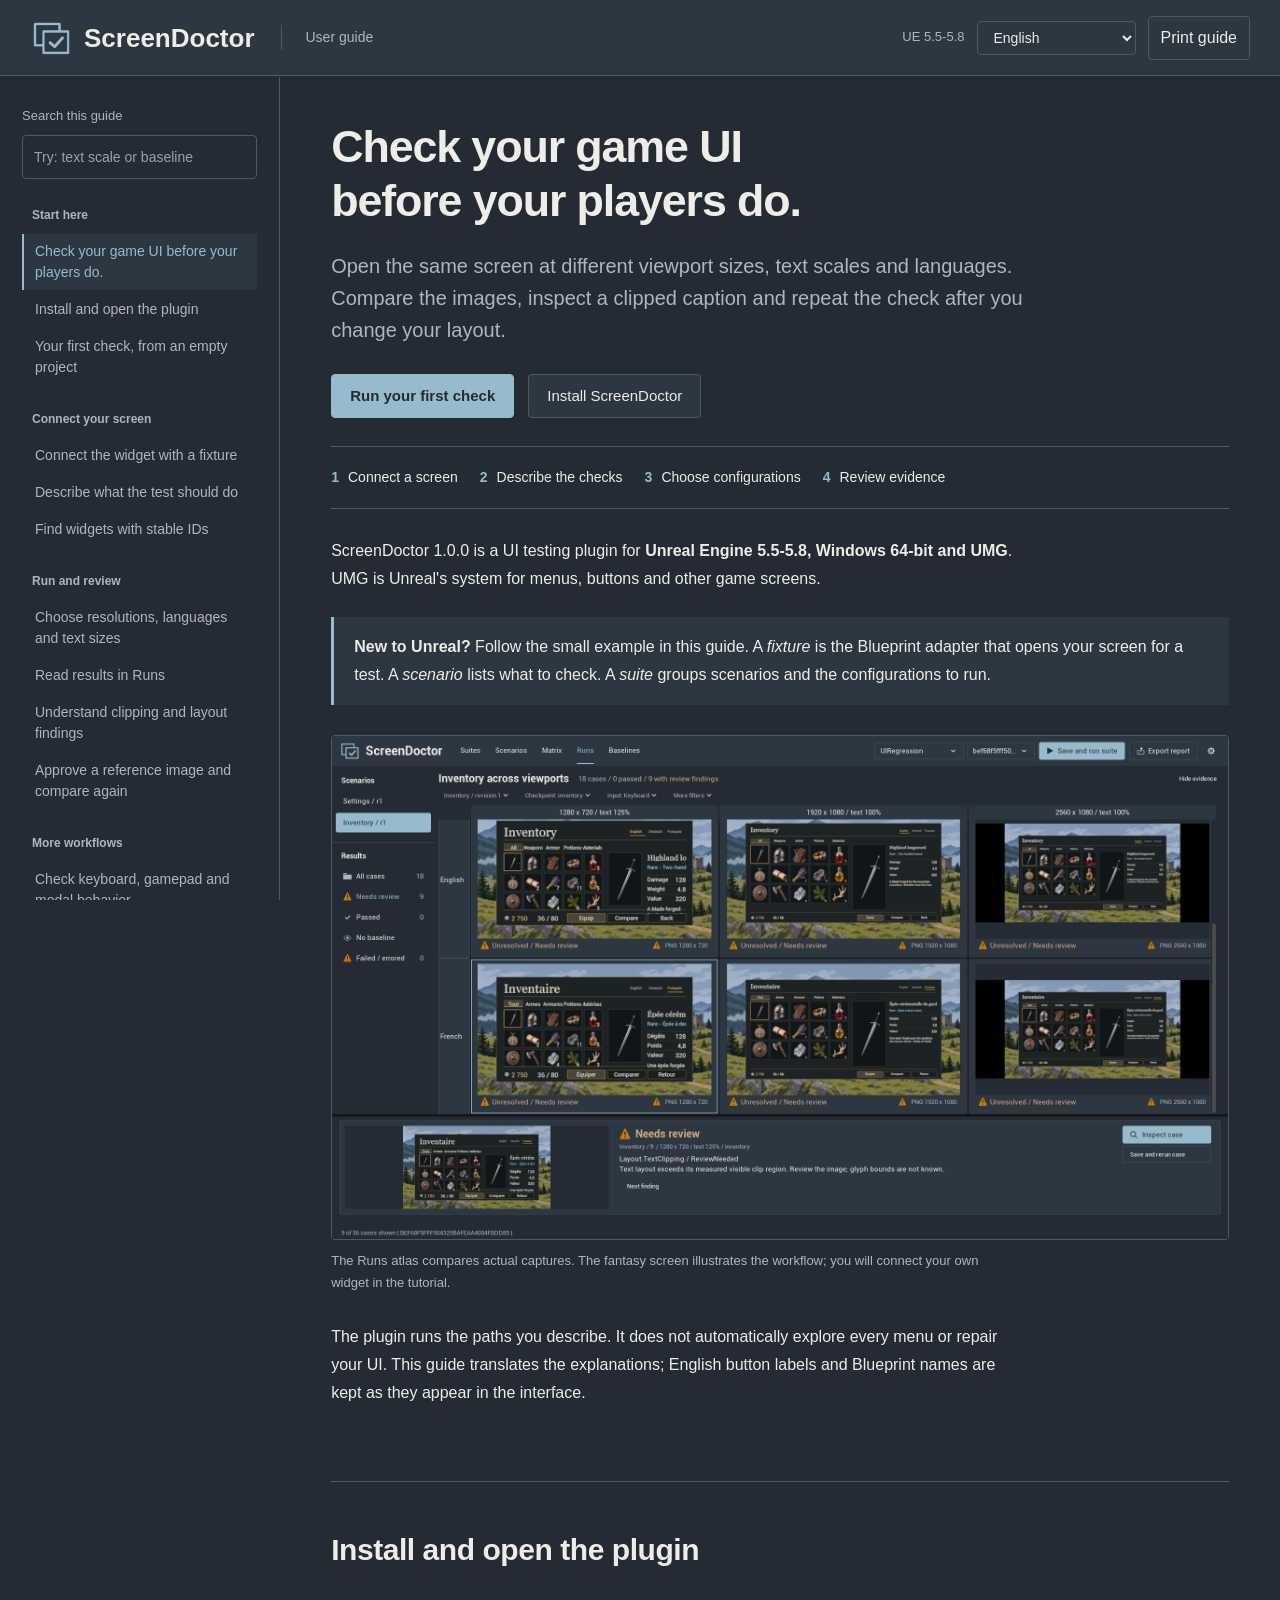
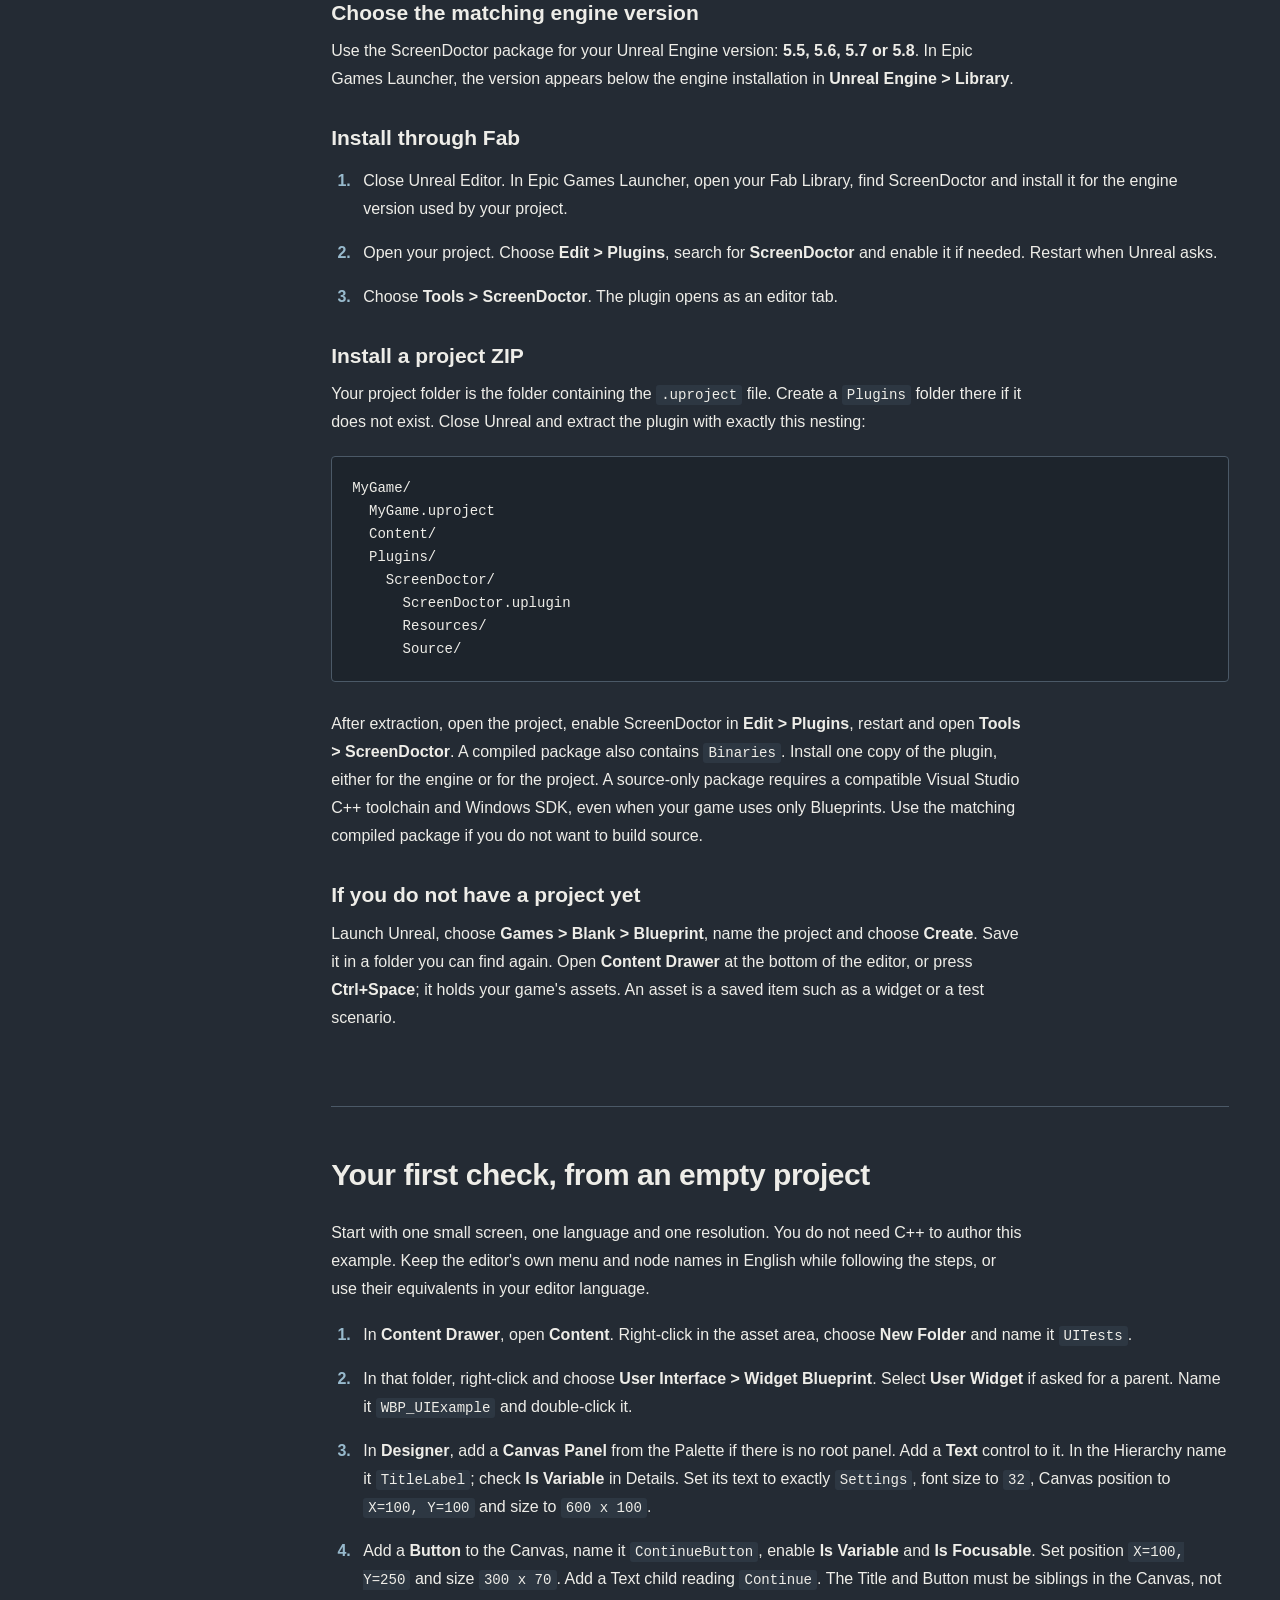
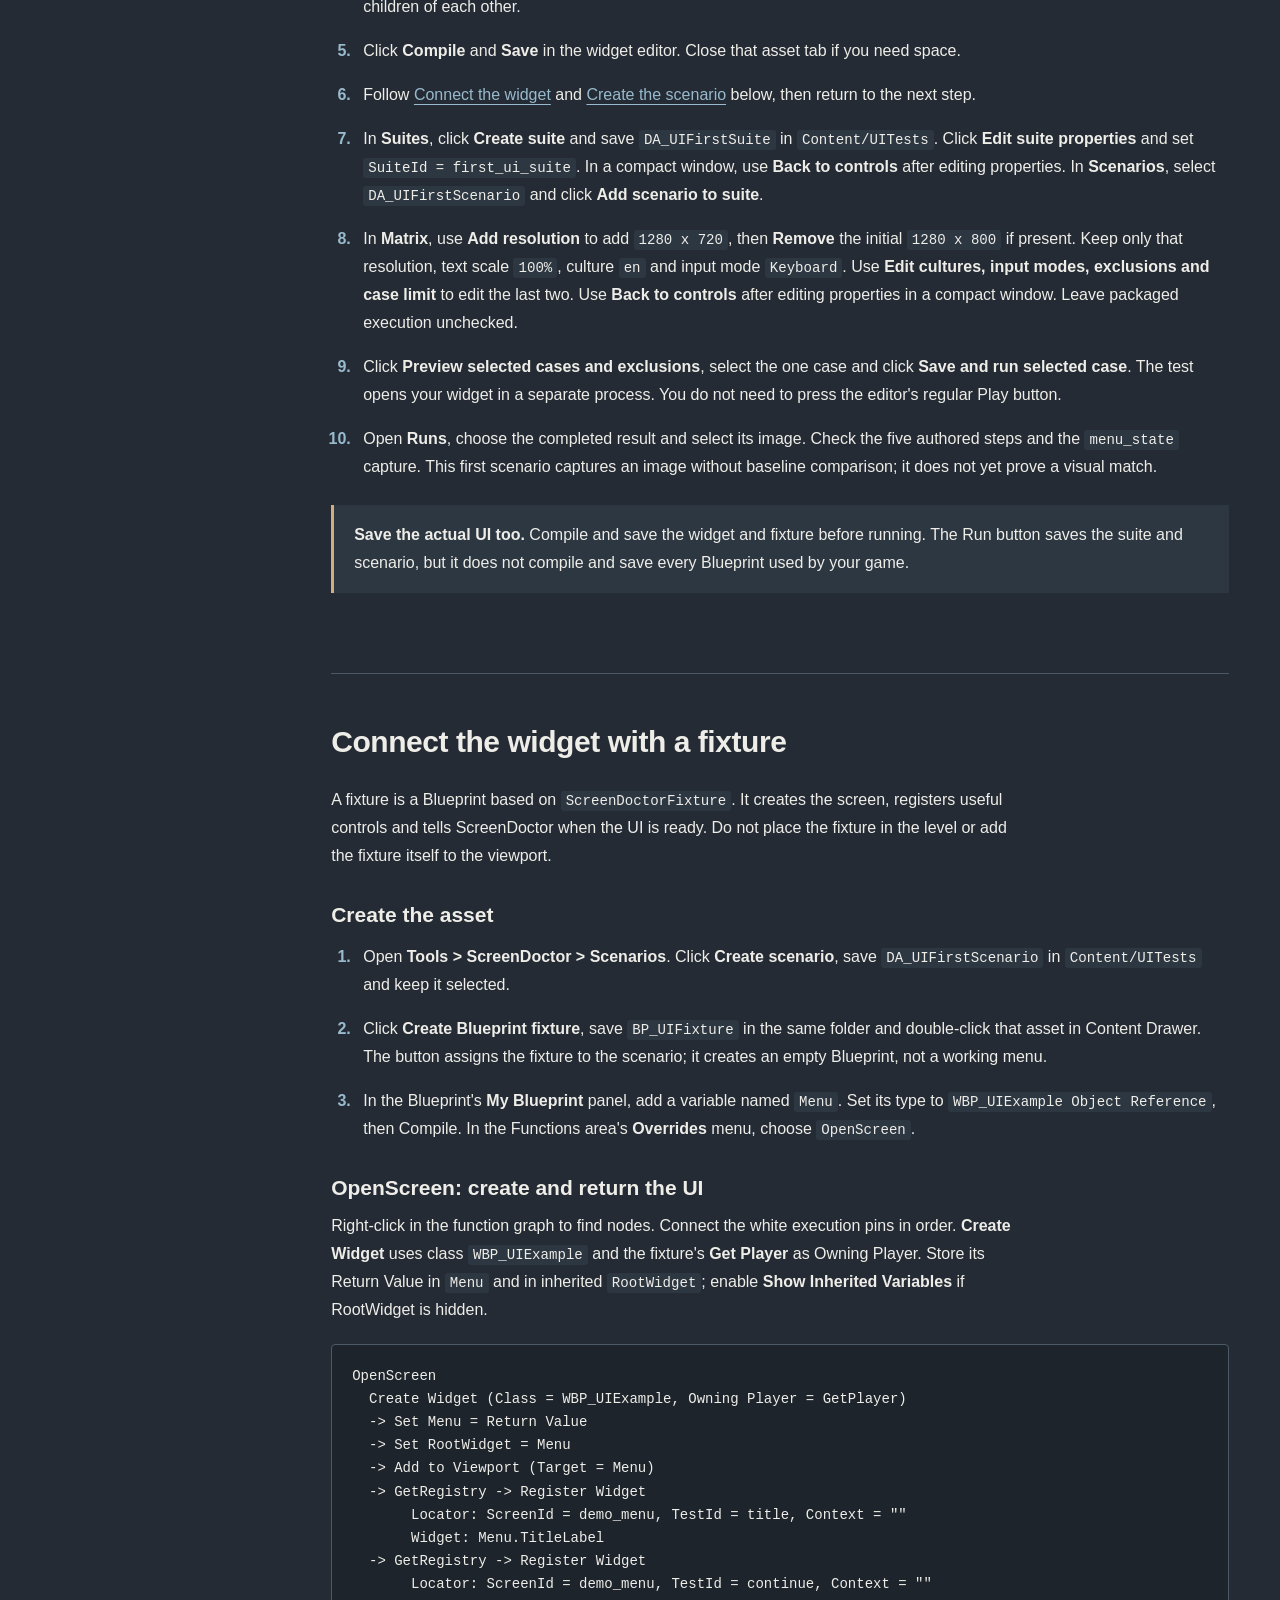
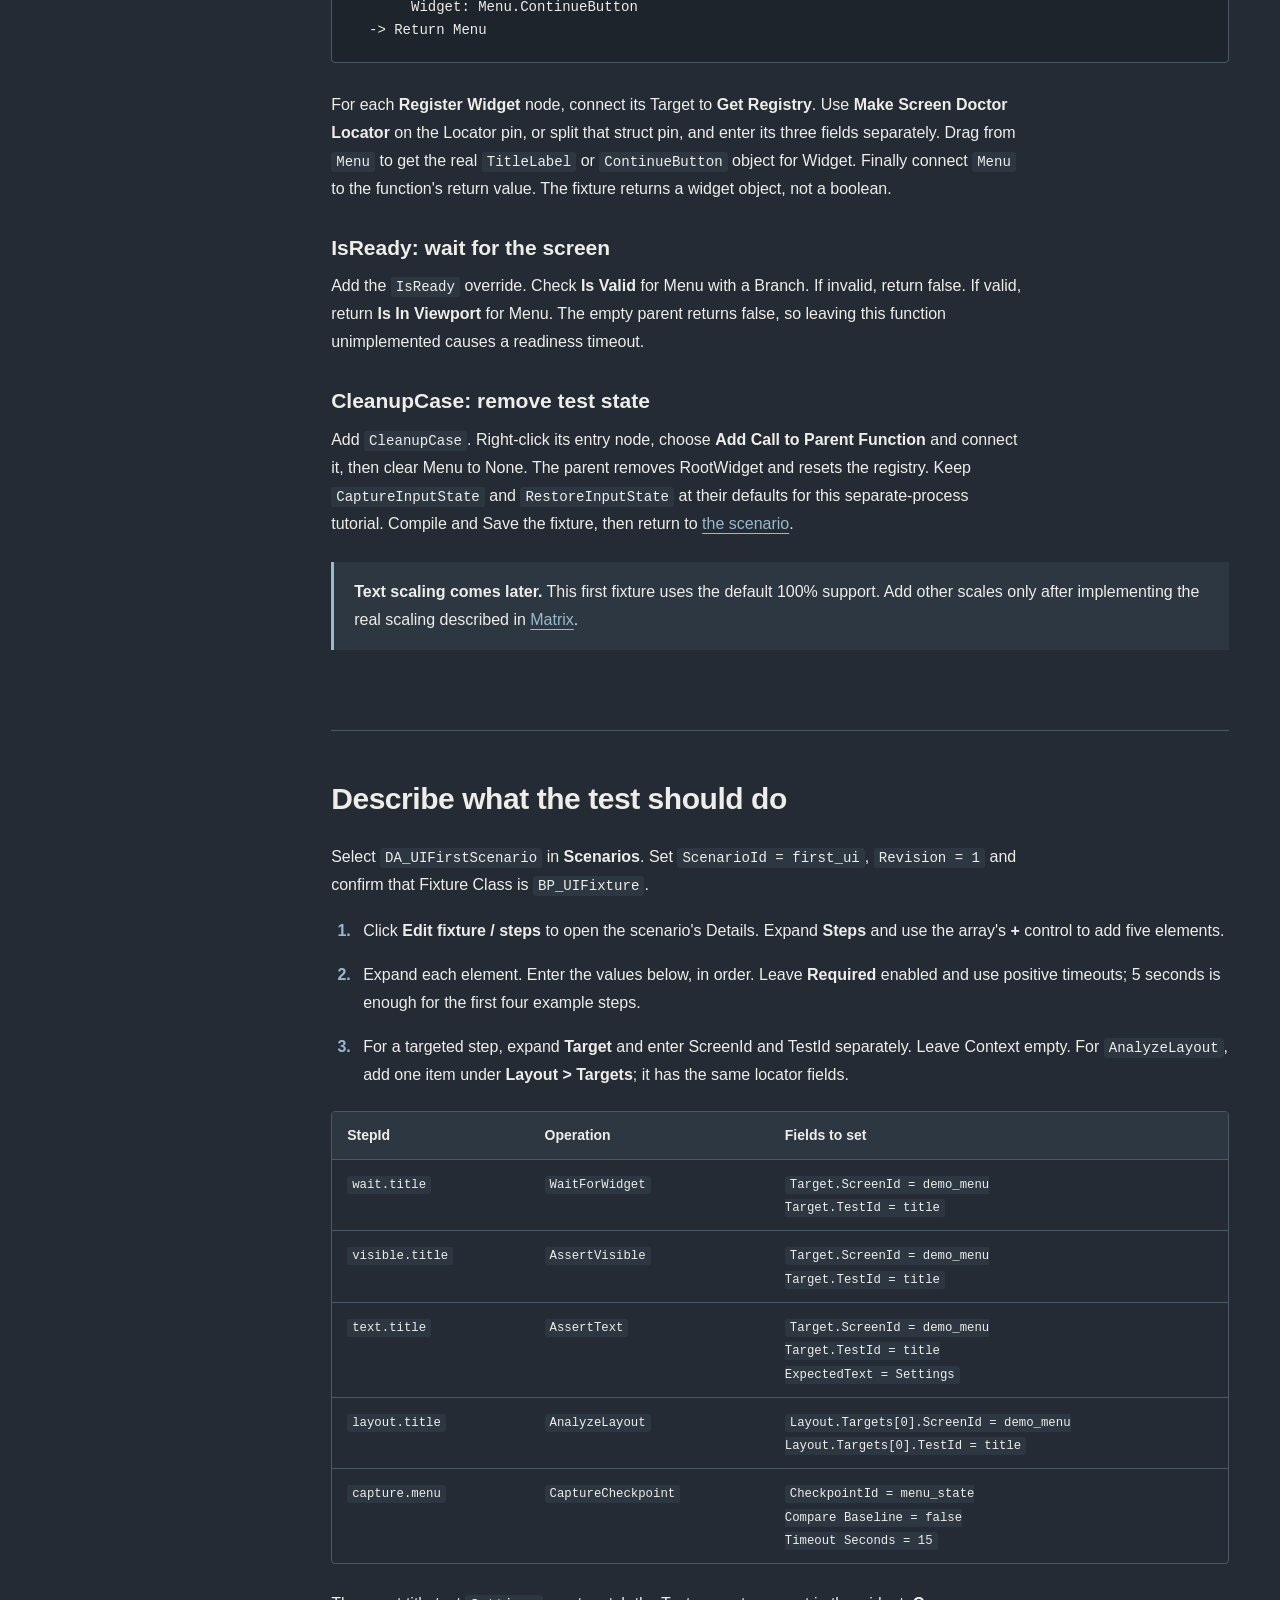
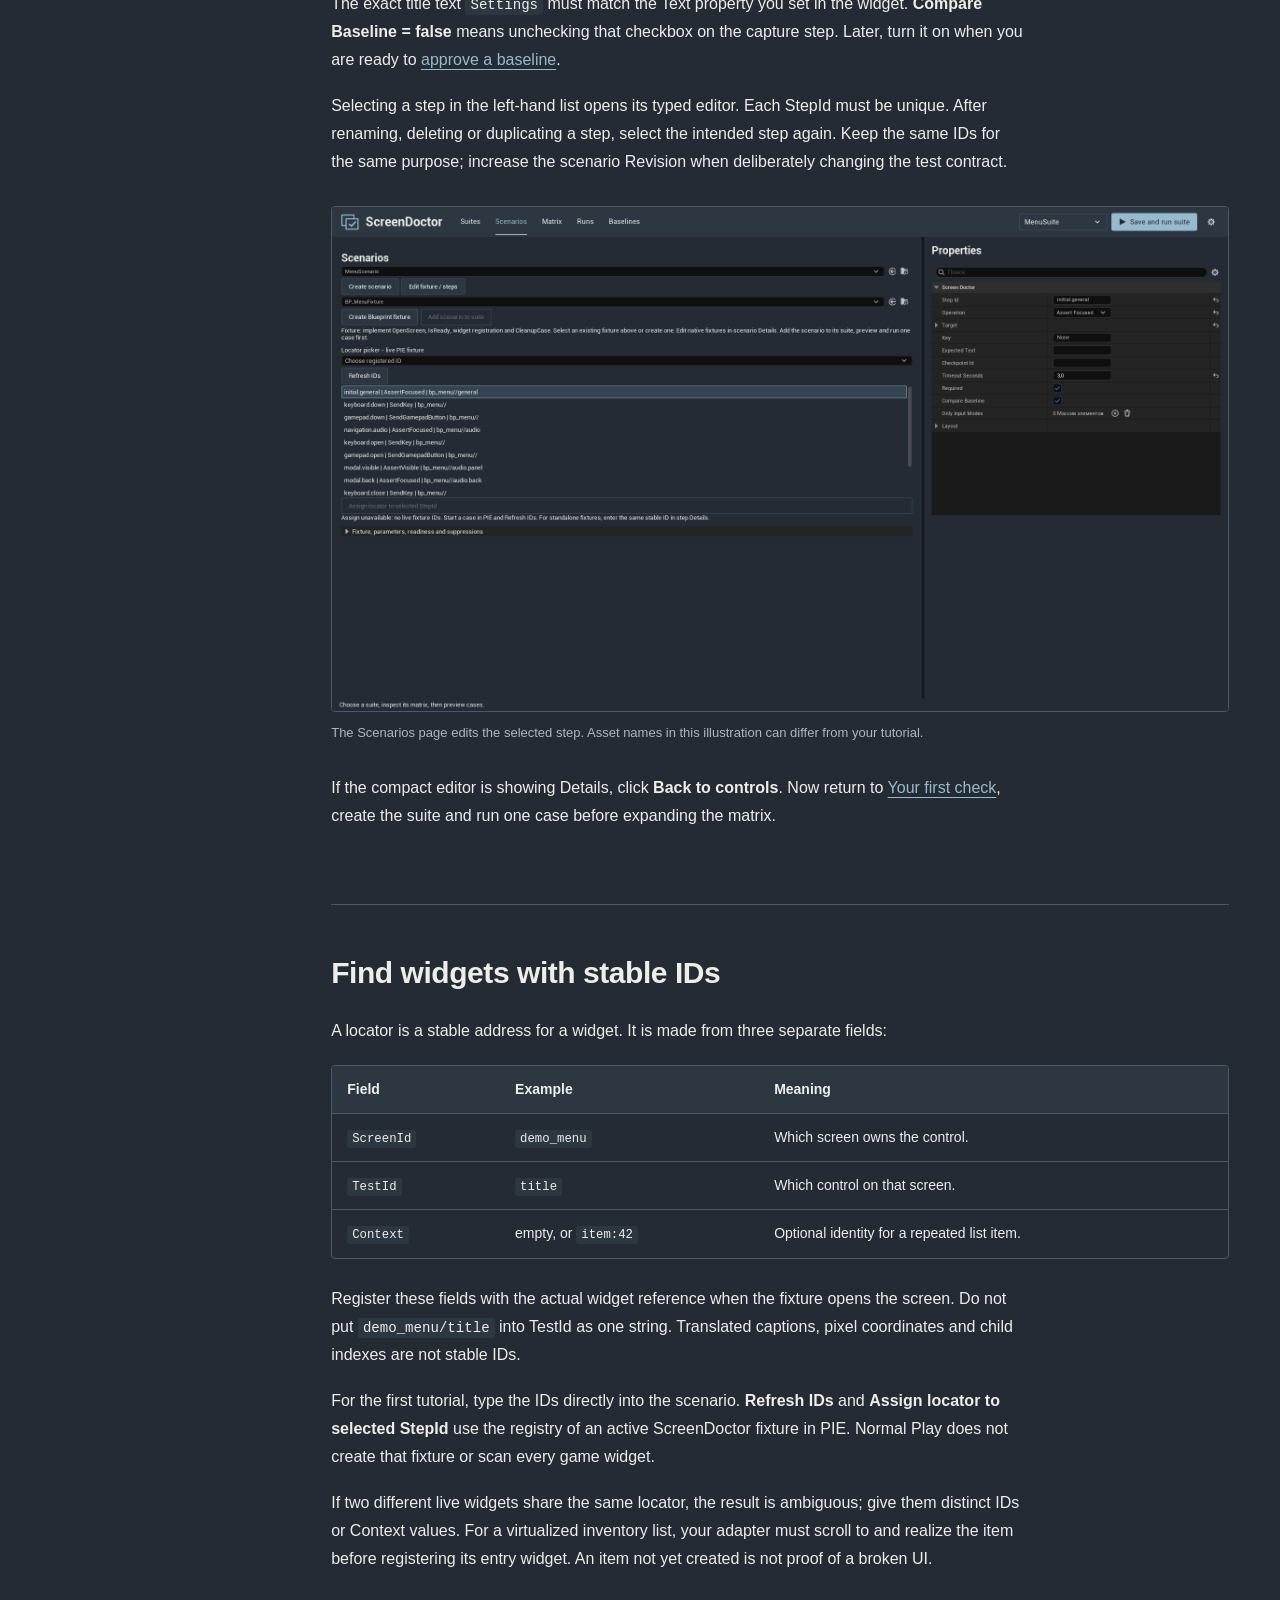
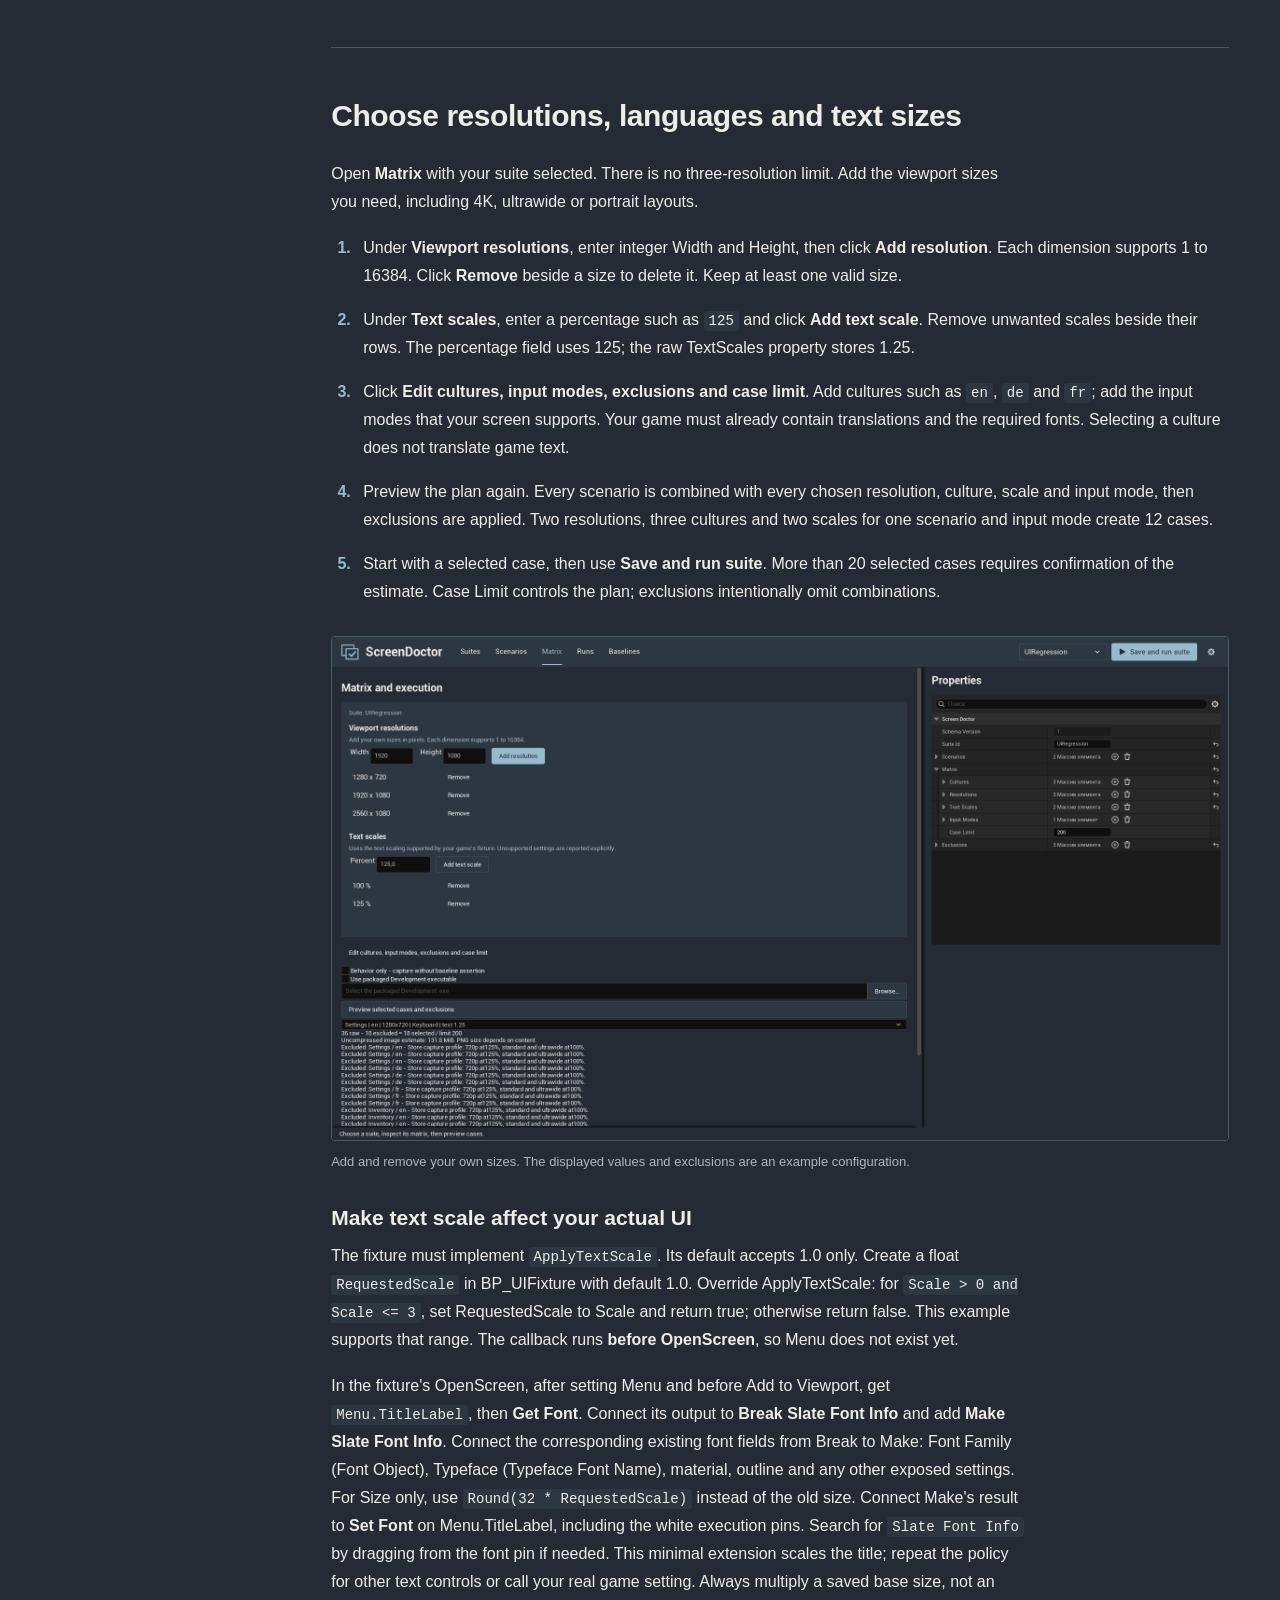
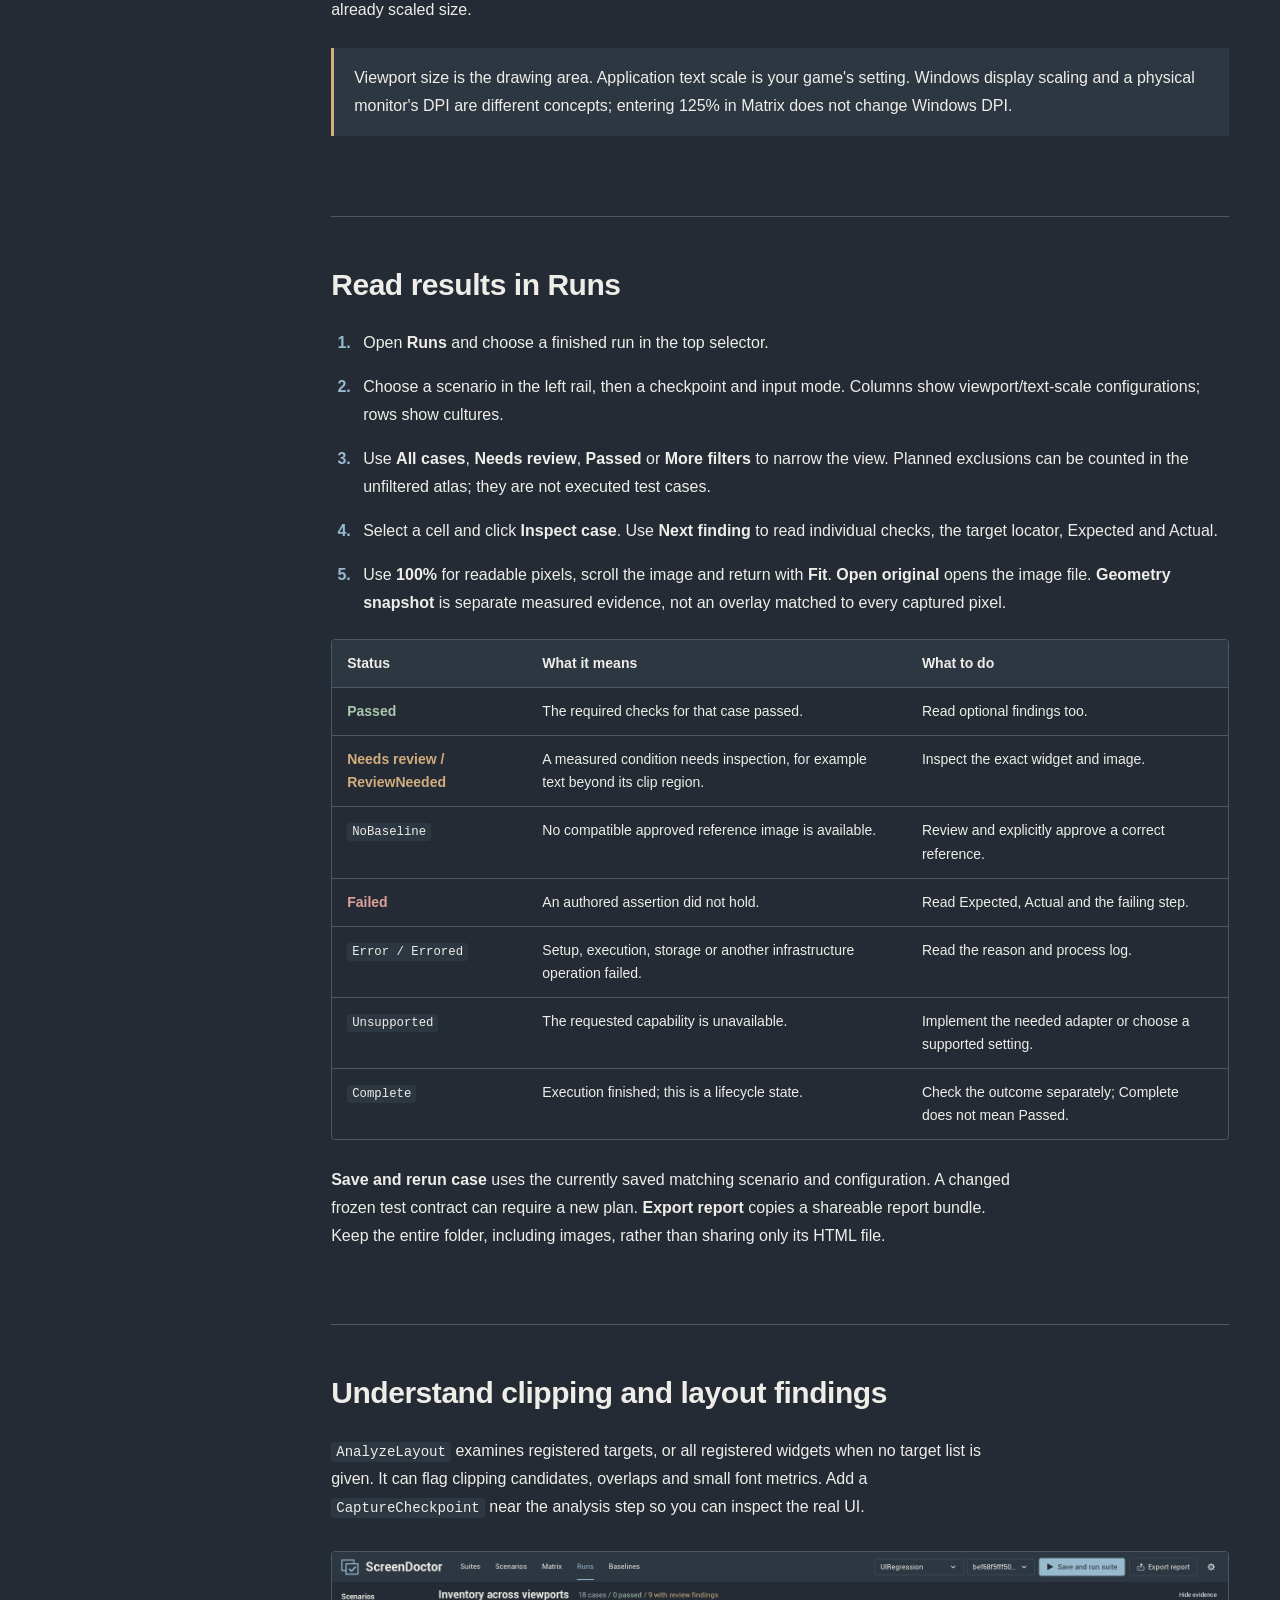
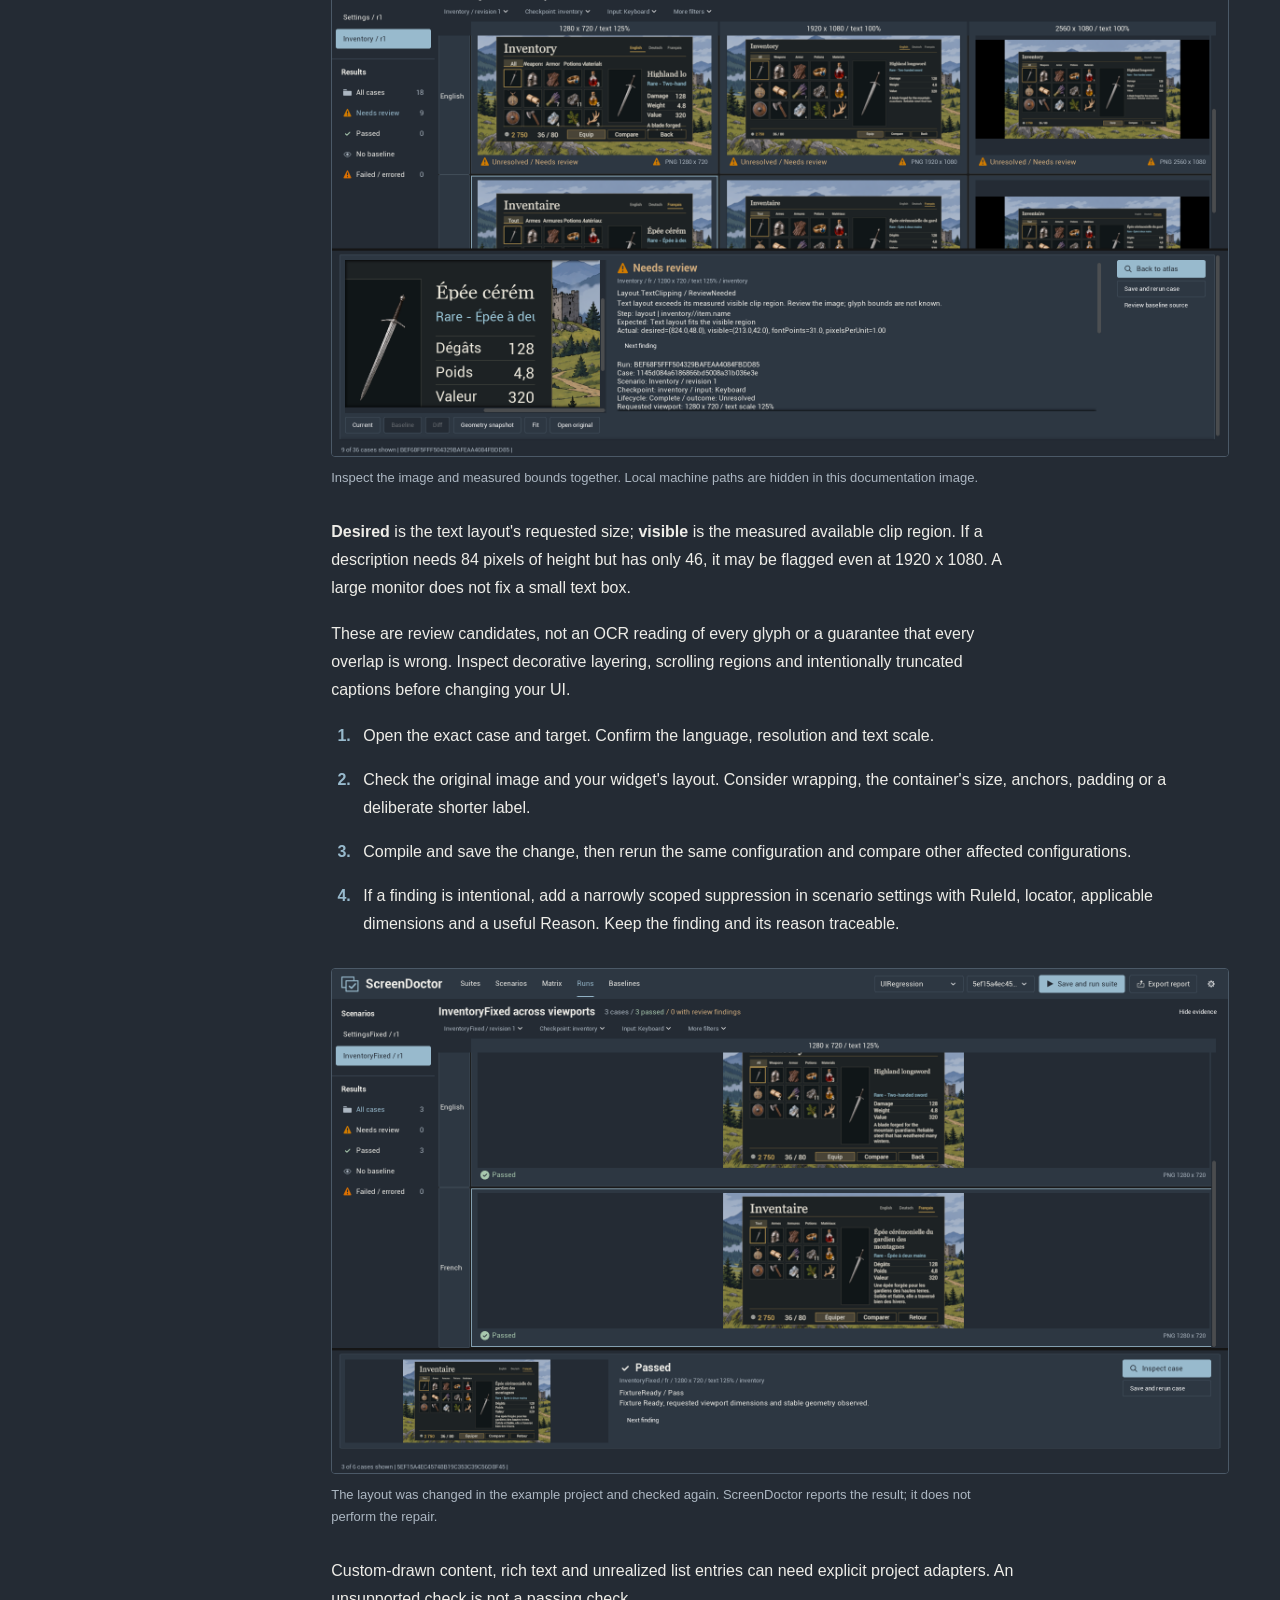
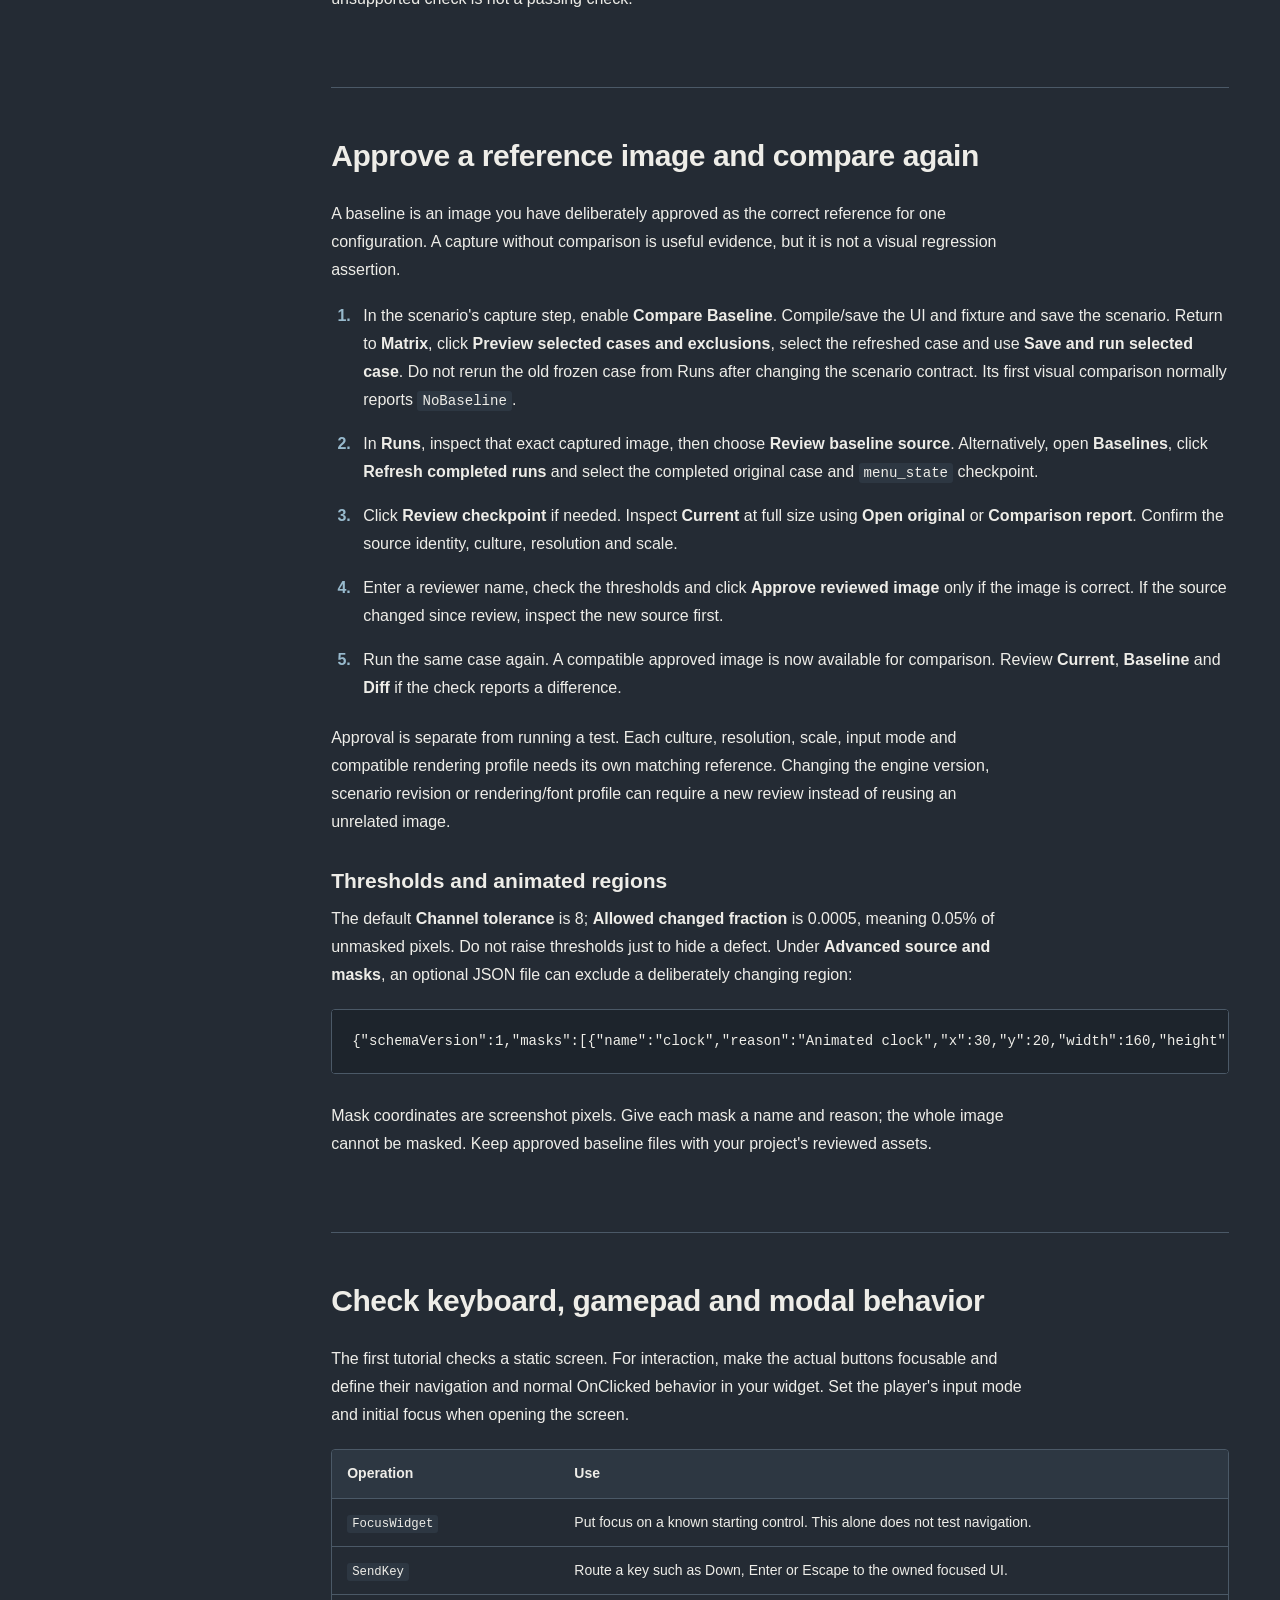
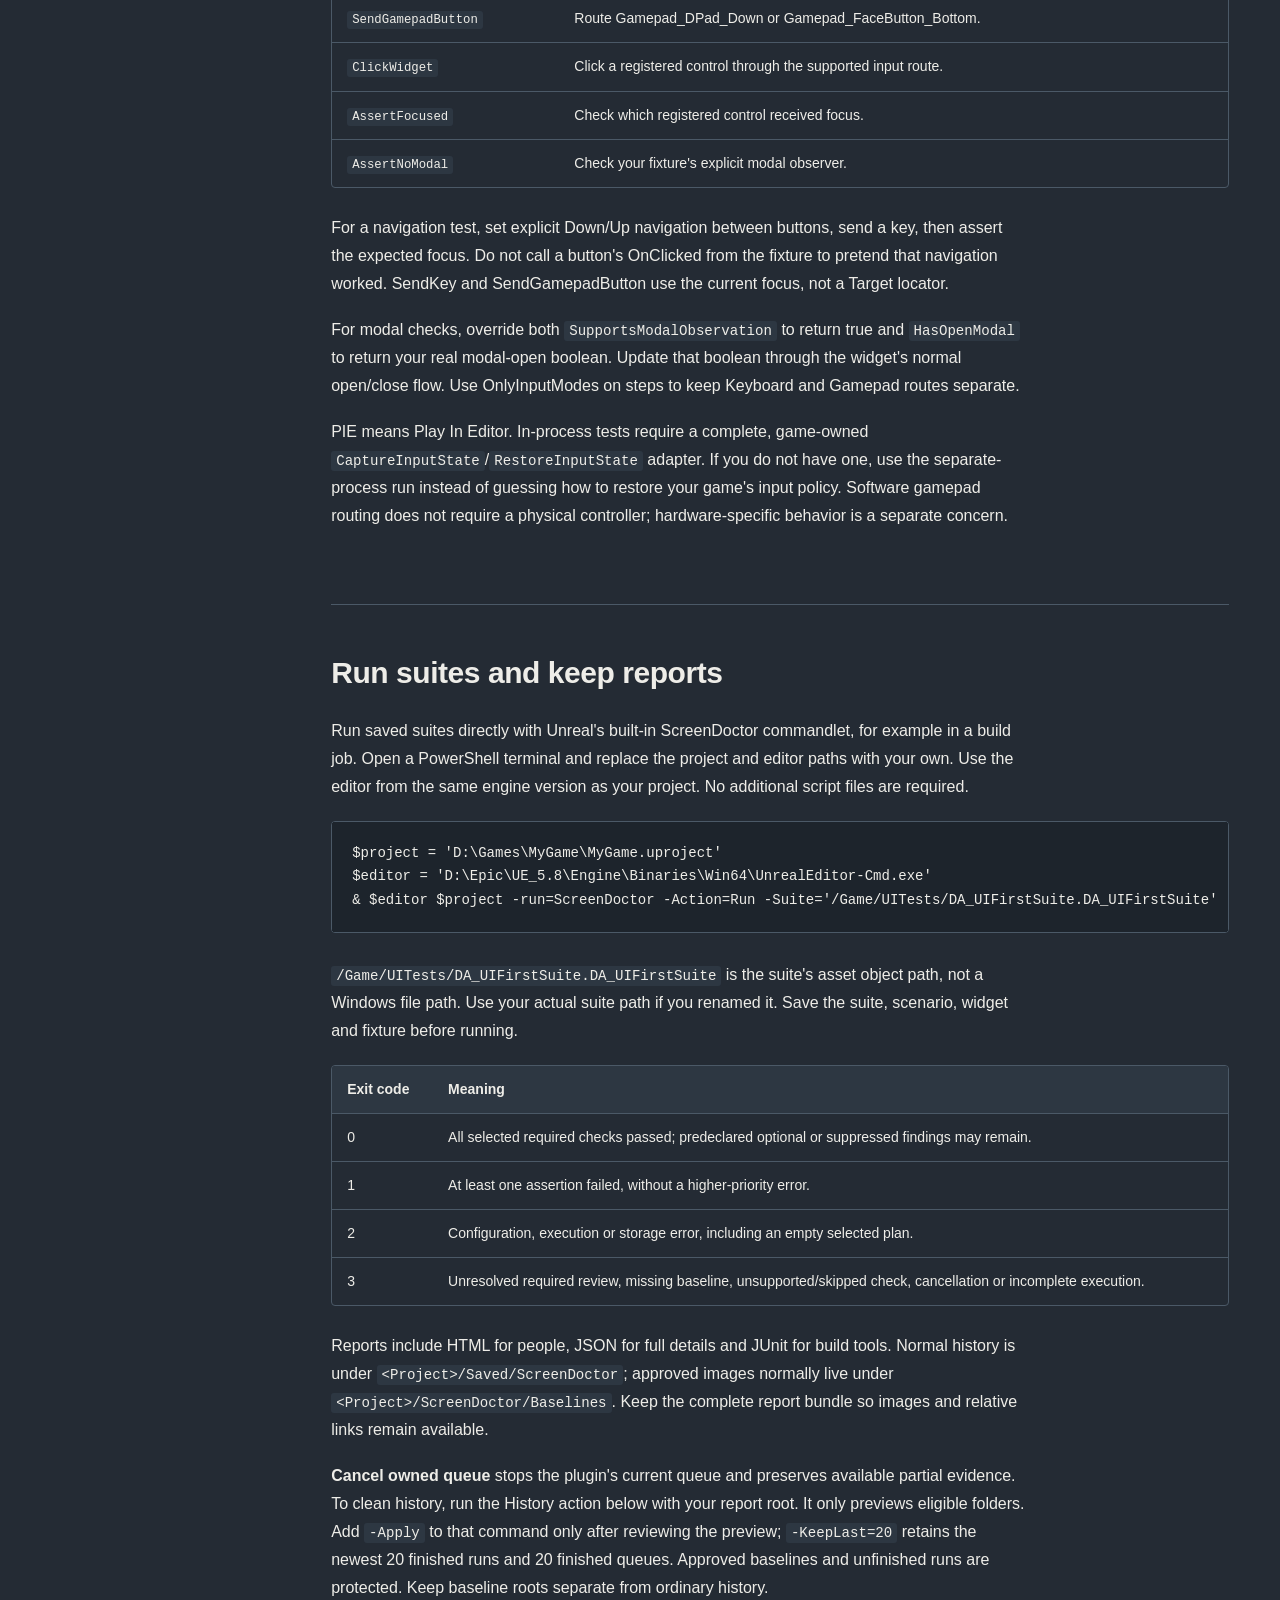
<file: index.html>
<!doctype html>
<html lang="en"><head><meta charset="utf-8"><meta name="viewport" content="width=device-width,initial-scale=1"><meta name="color-scheme" content="dark"><meta name="site-root" content="./"><meta name="description" content="A practical ScreenDoctor guide: install the plugin, connect your UMG screen, test resolutions and languages, inspect findings and approve visual baselines."><title>ScreenDoctor | User guide</title><link rel="icon" href="./assets/brand.png"><link rel="stylesheet" href="./assets/style.css"><script src="./assets/app.js" defer></script></head>
<body data-search-count="Chapters found: {count}" data-search-empty="No chapters found. Try a shorter phrase.">
<a class="skip-link" href="#main">Skip to documentation</a>
<header class="site-header"><a class="brand" href="#overview" aria-label="ScreenDoctor"><img src="./assets/brand.png" width="42" height="42" alt=""><span>ScreenDoctor</span></a><span class="header-label">User guide</span><div class="header-actions"><span class="version">UE 5.5-5.8</span><label class="language-picker"><span class="visually-hidden">Documentation language</span><select id="doc-locale" aria-label="Documentation language"><option value="en" selected>English</option><option value="zh-Hans">简体中文</option><option value="ru">Русский</option><option value="es">Español</option><option value="pt-BR">Português (Brasil)</option><option value="de">Deutsch</option><option value="ja">日本語</option><option value="fr">Français</option><option value="ko">한국어</option></select></label><button type="button" id="print-guide">Print guide</button><button type="button" class="menu-button" id="menu-toggle" aria-controls="sidebar" aria-expanded="false">Menu</button></div></header>
<div class="site-layout"><aside class="sidebar" id="sidebar"><div class="search-box"><label for="doc-search">Search this guide</label><input id="doc-search" type="search" placeholder="Try: text scale or baseline" autocomplete="off" aria-controls="search-results"><div id="search-results" hidden></div><p id="search-status" class="visually-hidden" role="status"></p></div><nav aria-label="Guide chapters"><p class="nav-group">Start here</p><a href="#overview" aria-current="location">Check your game UI before your players do.</a>
<a href="#installation">Install and open the plugin</a>
<a href="#first-check">Your first check, from an empty project</a>
<p class="nav-group">Connect your screen</p><a href="#fixture">Connect the widget with a fixture</a>
<a href="#scenarios">Describe what the test should do</a>
<a href="#widgets">Find widgets with stable IDs</a>
<p class="nav-group">Run and review</p><a href="#matrix">Choose resolutions, languages and text sizes</a>
<a href="#runs">Read results in Runs</a>
<a href="#layout">Understand clipping and layout findings</a>
<a href="#baselines">Approve a reference image and compare again</a>
<p class="nav-group">More workflows</p><a href="#input">Check keyboard, gamepad and modal behavior</a>
<a href="#automation">Run suites and keep reports</a>
<a href="#packaging">Check a packaged Development game</a>
<p class="nav-group">Help and reference</p><a href="#troubleshooting">When something does not work</a>
<a href="#faq">Common questions</a>
<a href="#reference">Terms, tabs and useful information</a></nav><div class="sidebar-footer">ScreenDoctor 1.0.0<br>Unreal Engine 5.5 / 5.6 / 5.7 / 5.8<br>Windows 64-bit</div></aside><main id="main" tabindex="-1"><section class="doc-section overview" id="overview" aria-labelledby="overview-title"><h1 id="overview-title">Check your game UI before your players do.</h1><p class="lead">Open the same screen at different viewport sizes, text scales and languages. Compare the images, inspect a clipped caption and repeat the check after you change your layout.</p><div class="intro-actions"><a class="primary-link" href="#first-check">Run your first check</a><a class="secondary-link" href="#installation">Install ScreenDoctor</a></div><div class="workflow"><span><b>1</b> Connect a screen</span><span><b>2</b> Describe the checks</span><span><b>3</b> Choose configurations</span><span><b>4</b> Review evidence</span></div><p>ScreenDoctor 1.0.0 is a UI testing plugin for <strong>Unreal Engine 5.5-5.8, Windows 64-bit and UMG</strong>. UMG is Unreal's system for menus, buttons and other game screens.</p><div class="callout"><strong>New to Unreal?</strong> Follow the small example in this guide. A <em>fixture</em> is the Blueprint adapter that opens your screen for a test. A <em>scenario</em> lists what to check. A <em>suite</em> groups scenarios and the configurations to run.</div><figure class="screenshot"><a href="./assets/screens/inventory-comparison.png" target="_blank" rel="noopener"><img src="./assets/screens/inventory-comparison.png" alt="ScreenDoctor showing the same inventory at three viewport sizes, with English and French rows." width="1920" height="1080" loading="lazy"></a><figcaption>The Runs atlas compares actual captures. The fantasy screen illustrates the workflow; you will connect your own widget in the tutorial.</figcaption></figure><p>The plugin runs the paths you describe. It does not automatically explore every menu or repair your UI. This guide translates the explanations; English button labels and Blueprint names are kept as they appear in the interface.</p></section>
<section class="doc-section" id="installation" aria-labelledby="installation-title"><h2 id="installation-title">Install and open the plugin</h2><h3>Choose the matching engine version</h3><p>Use the ScreenDoctor package for your Unreal Engine version: <strong>5.5, 5.6, 5.7 or 5.8</strong>. In Epic Games Launcher, the version appears below the engine installation in <strong>Unreal Engine &gt; Library</strong>.</p><h3>Install through Fab</h3><ol class="steps"><li>Close Unreal Editor. In Epic Games Launcher, open your Fab Library, find ScreenDoctor and install it for the engine version used by your project.</li><li>Open your project. Choose <strong>Edit &gt; Plugins</strong>, search for <strong>ScreenDoctor</strong> and enable it if needed. Restart when Unreal asks.</li><li>Choose <strong>Tools &gt; ScreenDoctor</strong>. The plugin opens as an editor tab.</li></ol><h3>Install a project ZIP</h3><p>Your project folder is the folder containing the <code>.uproject</code> file. Create a <code>Plugins</code> folder there if it does not exist. Close Unreal and extract the plugin with exactly this nesting:</p><pre><code>MyGame/
  MyGame.uproject
  Content/
  Plugins/
    ScreenDoctor/
      ScreenDoctor.uplugin
      Resources/
      Source/</code></pre><p>After extraction, open the project, enable ScreenDoctor in <strong>Edit &gt; Plugins</strong>, restart and open <strong>Tools &gt; ScreenDoctor</strong>. A compiled package also contains <code>Binaries</code>. Install one copy of the plugin, either for the engine or for the project. A source-only package requires a compatible Visual Studio C++ toolchain and Windows SDK, even when your game uses only Blueprints. Use the matching compiled package if you do not want to build source.</p><h3>If you do not have a project yet</h3><p>Launch Unreal, choose <strong>Games &gt; Blank &gt; Blueprint</strong>, name the project and choose <strong>Create</strong>. Save it in a folder you can find again. Open <strong>Content Drawer</strong> at the bottom of the editor, or press <strong>Ctrl+Space</strong>; it holds your game's assets. An asset is a saved item such as a widget or a test scenario.</p></section>
<section class="doc-section" id="first-check" aria-labelledby="first-check-title"><h2 id="first-check-title">Your first check, from an empty project</h2><p>Start with one small screen, one language and one resolution. You do not need C++ to author this example. Keep the editor's own menu and node names in English while following the steps, or use their equivalents in your editor language.</p><ol class="steps"><li>In <strong>Content Drawer</strong>, open <strong>Content</strong>. Right-click in the asset area, choose <strong>New Folder</strong> and name it <code>UITests</code>.</li><li>In that folder, right-click and choose <strong>User Interface &gt; Widget Blueprint</strong>. Select <strong>User Widget</strong> if asked for a parent. Name it <code>WBP_UIExample</code> and double-click it.</li><li>In <strong>Designer</strong>, add a <strong>Canvas Panel</strong> from the Palette if there is no root panel. Add a <strong>Text</strong> control to it. In the Hierarchy name it <code>TitleLabel</code>; check <strong>Is Variable</strong> in Details. Set its text to exactly <code>Settings</code>, font size to <code>32</code>, Canvas position to <code>X=100, Y=100</code> and size to <code>600 x 100</code>.</li><li>Add a <strong>Button</strong> to the Canvas, name it <code>ContinueButton</code>, enable <strong>Is Variable</strong> and <strong>Is Focusable</strong>. Set position <code>X=100, Y=250</code> and size <code>300 x 70</code>. Add a Text child reading <code>Continue</code>. The Title and Button must be siblings in the Canvas, not children of each other.</li><li>Click <strong>Compile</strong> and <strong>Save</strong> in the widget editor. Close that asset tab if you need space.</li><li>Follow <a href="#fixture">Connect the widget</a> and <a href="#scenarios">Create the scenario</a> below, then return to the next step.</li><li>In <strong>Suites</strong>, click <strong>Create suite</strong> and save <code>DA_UIFirstSuite</code> in <code>Content/UITests</code>. Click <strong>Edit suite properties</strong> and set <code>SuiteId = first_ui_suite</code>. In a compact window, use <strong>Back to controls</strong> after editing properties. In <strong>Scenarios</strong>, select <code>DA_UIFirstScenario</code> and click <strong>Add scenario to suite</strong>.</li><li>In <strong>Matrix</strong>, use <strong>Add resolution</strong> to add <code>1280 x 720</code>, then <strong>Remove</strong> the initial <code>1280 x 800</code> if present. Keep only that resolution, text scale <code>100%</code>, culture <code>en</code> and input mode <code>Keyboard</code>. Use <strong>Edit cultures, input modes, exclusions and case limit</strong> to edit the last two. Use <strong>Back to controls</strong> after editing properties in a compact window. Leave packaged execution unchecked.</li><li>Click <strong>Preview selected cases and exclusions</strong>, select the one case and click <strong>Save and run selected case</strong>. The test opens your widget in a separate process. You do not need to press the editor's regular Play button.</li><li>Open <strong>Runs</strong>, choose the completed result and select its image. Check the five authored steps and the <code>menu_state</code> capture. This first scenario captures an image without baseline comparison; it does not yet prove a visual match.</li></ol><div class="callout warning"><strong>Save the actual UI too.</strong> Compile and save the widget and fixture before running. The Run button saves the suite and scenario, but it does not compile and save every Blueprint used by your game.</div></section>
<section class="doc-section" id="fixture" aria-labelledby="fixture-title"><h2 id="fixture-title">Connect the widget with a fixture</h2><p>A fixture is a Blueprint based on <code>ScreenDoctorFixture</code>. It creates the screen, registers useful controls and tells ScreenDoctor when the UI is ready. Do not place the fixture in the level or add the fixture itself to the viewport.</p><h3>Create the asset</h3><ol class="steps"><li>Open <strong>Tools &gt; ScreenDoctor &gt; Scenarios</strong>. Click <strong>Create scenario</strong>, save <code>DA_UIFirstScenario</code> in <code>Content/UITests</code> and keep it selected.</li><li>Click <strong>Create Blueprint fixture</strong>, save <code>BP_UIFixture</code> in the same folder and double-click that asset in Content Drawer. The button assigns the fixture to the scenario; it creates an empty Blueprint, not a working menu.</li><li>In the Blueprint's <strong>My Blueprint</strong> panel, add a variable named <code>Menu</code>. Set its type to <code>WBP_UIExample Object Reference</code>, then Compile. In the Functions area's <strong>Overrides</strong> menu, choose <code>OpenScreen</code>.</li></ol><h3>OpenScreen: create and return the UI</h3><p>Right-click in the function graph to find nodes. Connect the white execution pins in order. <strong>Create Widget</strong> uses class <code>WBP_UIExample</code> and the fixture's <strong>Get Player</strong> as Owning Player. Store its Return Value in <code>Menu</code> and in inherited <code>RootWidget</code>; enable <strong>Show Inherited Variables</strong> if RootWidget is hidden.</p><pre><code>OpenScreen
  Create Widget (Class = WBP_UIExample, Owning Player = GetPlayer)
  -&gt; Set Menu = Return Value
  -&gt; Set RootWidget = Menu
  -&gt; Add to Viewport (Target = Menu)
  -&gt; GetRegistry -&gt; Register Widget
       Locator: ScreenId = demo_menu, TestId = title, Context = ""
       Widget: Menu.TitleLabel
  -&gt; GetRegistry -&gt; Register Widget
       Locator: ScreenId = demo_menu, TestId = continue, Context = ""
       Widget: Menu.ContinueButton
  -&gt; Return Menu</code></pre><p>For each <strong>Register Widget</strong> node, connect its Target to <strong>Get Registry</strong>. Use <strong>Make Screen Doctor Locator</strong> on the Locator pin, or split that struct pin, and enter its three fields separately. Drag from <code>Menu</code> to get the real <code>TitleLabel</code> or <code>ContinueButton</code> object for Widget. Finally connect <code>Menu</code> to the function's return value. The fixture returns a widget object, not a boolean.</p><h3>IsReady: wait for the screen</h3><p>Add the <code>IsReady</code> override. Check <strong>Is Valid</strong> for Menu with a Branch. If invalid, return false. If valid, return <strong>Is In Viewport</strong> for Menu. The empty parent returns false, so leaving this function unimplemented causes a readiness timeout.</p><h3>CleanupCase: remove test state</h3><p>Add <code>CleanupCase</code>. Right-click its entry node, choose <strong>Add Call to Parent Function</strong> and connect it, then clear Menu to None. The parent removes RootWidget and resets the registry. Keep <code>CaptureInputState</code> and <code>RestoreInputState</code> at their defaults for this separate-process tutorial. Compile and Save the fixture, then return to <a href="#scenarios">the scenario</a>.</p><div class="callout"><strong>Text scaling comes later.</strong> This first fixture uses the default 100% support. Add other scales only after implementing the real scaling described in <a href="#matrix">Matrix</a>.</div></section>
<section class="doc-section" id="scenarios" aria-labelledby="scenarios-title"><h2 id="scenarios-title">Describe what the test should do</h2><p>Select <code>DA_UIFirstScenario</code> in <strong>Scenarios</strong>. Set <code>ScenarioId = first_ui</code>, <code>Revision = 1</code> and confirm that Fixture Class is <code>BP_UIFixture</code>.</p><ol class="steps"><li>Click <strong>Edit fixture / steps</strong> to open the scenario's Details. Expand <strong>Steps</strong> and use the array's <strong>+</strong> control to add five elements.</li><li>Expand each element. Enter the values below, in order. Leave <strong>Required</strong> enabled and use positive timeouts; 5 seconds is enough for the first four example steps.</li><li>For a targeted step, expand <strong>Target</strong> and enter ScreenId and TestId separately. Leave Context empty. For <code>AnalyzeLayout</code>, add one item under <strong>Layout &gt; Targets</strong>; it has the same locator fields.</li></ol><div class="table-scroll"><table><thead><tr><th scope="col">StepId</th><th scope="col">Operation</th><th scope="col">Fields to set</th></tr></thead><tbody><tr><td><code>wait.title</code></td><td><code>WaitForWidget</code></td><td><code>Target.ScreenId = demo_menu<br>Target.TestId = title</code></td></tr><tr><td><code>visible.title</code></td><td><code>AssertVisible</code></td><td><code>Target.ScreenId = demo_menu<br>Target.TestId = title</code></td></tr><tr><td><code>text.title</code></td><td><code>AssertText</code></td><td><code>Target.ScreenId = demo_menu<br>Target.TestId = title<br>ExpectedText = Settings</code></td></tr><tr><td><code>layout.title</code></td><td><code>AnalyzeLayout</code></td><td><code>Layout.Targets[0].ScreenId = demo_menu<br>Layout.Targets[0].TestId = title</code></td></tr><tr><td><code>capture.menu</code></td><td><code>CaptureCheckpoint</code></td><td><code>CheckpointId = menu_state<br>Compare Baseline = false<br>Timeout Seconds = 15</code></td></tr></tbody></table></div><p>The exact title text <code>Settings</code> must match the Text property you set in the widget. <strong>Compare Baseline = false</strong> means unchecking that checkbox on the capture step. Later, turn it on when you are ready to <a href="#baselines">approve a baseline</a>.</p><p>Selecting a step in the left-hand list opens its typed editor. Each StepId must be unique. After renaming, deleting or duplicating a step, select the intended step again. Keep the same IDs for the same purpose; increase the scenario Revision when deliberately changing the test contract.</p><figure class="screenshot"><a href="./assets/screens/scenarios.png" target="_blank" rel="noopener"><img src="./assets/screens/scenarios.png" alt="ScreenDoctor Scenarios page with a step list and the selected step editor." width="1920" height="1080" loading="lazy"></a><figcaption>The Scenarios page edits the selected step. Asset names in this illustration can differ from your tutorial.</figcaption></figure><p>If the compact editor is showing Details, click <strong>Back to controls</strong>. Now return to <a href="#first-check">Your first check</a>, create the suite and run one case before expanding the matrix.</p></section>
<section class="doc-section" id="widgets" aria-labelledby="widgets-title"><h2 id="widgets-title">Find widgets with stable IDs</h2><p>A locator is a stable address for a widget. It is made from three separate fields:</p><div class="table-scroll"><table><thead><tr><th scope="col">Field</th><th scope="col">Example</th><th scope="col">Meaning</th></tr></thead><tbody><tr><td><code>ScreenId</code></td><td><code>demo_menu</code></td><td>Which screen owns the control.</td></tr><tr><td><code>TestId</code></td><td><code>title</code></td><td>Which control on that screen.</td></tr><tr><td><code>Context</code></td><td>empty, or <code>item:42</code></td><td>Optional identity for a repeated list item.</td></tr></tbody></table></div><p>Register these fields with the actual widget reference when the fixture opens the screen. Do not put <code>demo_menu/title</code> into TestId as one string. Translated captions, pixel coordinates and child indexes are not stable IDs.</p><p>For the first tutorial, type the IDs directly into the scenario. <strong>Refresh IDs</strong> and <strong>Assign locator to selected StepId</strong> use the registry of an active ScreenDoctor fixture in PIE. Normal Play does not create that fixture or scan every game widget.</p><p>If two different live widgets share the same locator, the result is ambiguous; give them distinct IDs or Context values. For a virtualized inventory list, your adapter must scroll to and realize the item before registering its entry widget. An item not yet created is not proof of a broken UI.</p></section>
<section class="doc-section" id="matrix" aria-labelledby="matrix-title"><h2 id="matrix-title">Choose resolutions, languages and text sizes</h2><p>Open <strong>Matrix</strong> with your suite selected. There is no three-resolution limit. Add the viewport sizes you need, including 4K, ultrawide or portrait layouts.</p><ol class="steps"><li>Under <strong>Viewport resolutions</strong>, enter integer Width and Height, then click <strong>Add resolution</strong>. Each dimension supports 1 to 16384. Click <strong>Remove</strong> beside a size to delete it. Keep at least one valid size.</li><li>Under <strong>Text scales</strong>, enter a percentage such as <code>125</code> and click <strong>Add text scale</strong>. Remove unwanted scales beside their rows. The percentage field uses 125; the raw TextScales property stores 1.25.</li><li>Click <strong>Edit cultures, input modes, exclusions and case limit</strong>. Add cultures such as <code>en</code>, <code>de</code> and <code>fr</code>; add the input modes that your screen supports. Your game must already contain translations and the required fonts. Selecting a culture does not translate game text.</li><li>Preview the plan again. Every scenario is combined with every chosen resolution, culture, scale and input mode, then exclusions are applied. Two resolutions, three cultures and two scales for one scenario and input mode create 12 cases.</li><li>Start with a selected case, then use <strong>Save and run suite</strong>. More than 20 selected cases requires confirmation of the estimate. Case Limit controls the plan; exclusions intentionally omit combinations.</li></ol><figure class="screenshot"><a href="./assets/screens/matrix.png" target="_blank" rel="noopener"><img src="./assets/screens/matrix.png" alt="Matrix page with custom Width and Height fields, resolution rows and text-scale controls." width="1920" height="1080" loading="lazy"></a><figcaption>Add and remove your own sizes. The displayed values and exclusions are an example configuration.</figcaption></figure><h3>Make text scale affect your actual UI</h3><p>The fixture must implement <code>ApplyTextScale</code>. Its default accepts 1.0 only. Create a float <code>RequestedScale</code> in BP_UIFixture with default 1.0. Override ApplyTextScale: for <code>Scale &gt; 0 and Scale &lt;= 3</code>, set RequestedScale to Scale and return true; otherwise return false. This example supports that range. The callback runs <strong>before OpenScreen</strong>, so Menu does not exist yet.</p><p>In the fixture's OpenScreen, after setting Menu and before Add to Viewport, get <code>Menu.TitleLabel</code>, then <strong>Get Font</strong>. Connect its output to <strong>Break Slate Font Info</strong> and add <strong>Make Slate Font Info</strong>. Connect the corresponding existing font fields from Break to Make: Font Family (Font Object), Typeface (Typeface Font Name), material, outline and any other exposed settings. For Size only, use <code>Round(32 * RequestedScale)</code> instead of the old size. Connect Make's result to <strong>Set Font</strong> on Menu.TitleLabel, including the white execution pins. Search for <code>Slate Font Info</code> by dragging from the font pin if needed. This minimal extension scales the title; repeat the policy for other text controls or call your real game setting. Always multiply a saved base size, not an already scaled size.</p><div class="callout warning">Viewport size is the drawing area. Application text scale is your game's setting. Windows display scaling and a physical monitor's DPI are different concepts; entering 125% in Matrix does not change Windows DPI.</div></section>
<section class="doc-section" id="runs" aria-labelledby="runs-title"><h2 id="runs-title">Read results in Runs</h2><ol class="steps"><li>Open <strong>Runs</strong> and choose a finished run in the top selector.</li><li>Choose a scenario in the left rail, then a checkpoint and input mode. Columns show viewport/text-scale configurations; rows show cultures.</li><li>Use <strong>All cases</strong>, <strong>Needs review</strong>, <strong>Passed</strong> or <strong>More filters</strong> to narrow the view. Planned exclusions can be counted in the unfiltered atlas; they are not executed test cases.</li><li>Select a cell and click <strong>Inspect case</strong>. Use <strong>Next finding</strong> to read individual checks, the target locator, Expected and Actual.</li><li>Use <strong>100%</strong> for readable pixels, scroll the image and return with <strong>Fit</strong>. <strong>Open original</strong> opens the image file. <strong>Geometry snapshot</strong> is separate measured evidence, not an overlay matched to every captured pixel.</li></ol><div class="table-scroll"><table><thead><tr><th scope="col">Status</th><th scope="col">What it means</th><th scope="col">What to do</th></tr></thead><tbody><tr><td><span class="status passed">Passed</span></td><td>The required checks for that case passed.</td><td>Read optional findings too.</td></tr><tr><td><span class="status review">Needs review / ReviewNeeded</span></td><td>A measured condition needs inspection, for example text beyond its clip region.</td><td>Inspect the exact widget and image.</td></tr><tr><td><code>NoBaseline</code></td><td>No compatible approved reference image is available.</td><td>Review and explicitly approve a correct reference.</td></tr><tr><td><span class="status failed">Failed</span></td><td>An authored assertion did not hold.</td><td>Read Expected, Actual and the failing step.</td></tr><tr><td><code>Error / Errored</code></td><td>Setup, execution, storage or another infrastructure operation failed.</td><td>Read the reason and process log.</td></tr><tr><td><code>Unsupported</code></td><td>The requested capability is unavailable.</td><td>Implement the needed adapter or choose a supported setting.</td></tr><tr><td><code>Complete</code></td><td>Execution finished; this is a lifecycle state.</td><td>Check the outcome separately; Complete does not mean Passed.</td></tr></tbody></table></div><p><strong>Save and rerun case</strong> uses the currently saved matching scenario and configuration. A changed frozen test contract can require a new plan. <strong>Export report</strong> copies a shareable report bundle. Keep the entire folder, including images, rather than sharing only its HTML file.</p></section>
<section class="doc-section" id="layout" aria-labelledby="layout-title"><h2 id="layout-title">Understand clipping and layout findings</h2><p><code>AnalyzeLayout</code> examines registered targets, or all registered widgets when no target list is given. It can flag clipping candidates, overlaps and small font metrics. Add a <code>CaptureCheckpoint</code> near the analysis step so you can inspect the real UI.</p><figure class="screenshot"><a href="./assets/screens/inventory-inspection.png" target="_blank" rel="noopener"><img src="./assets/screens/inventory-inspection.png" alt="A clipped French inventory name with its exact locator and desired versus visible bounds." width="1920" height="1080" loading="lazy"></a><figcaption>Inspect the image and measured bounds together. Local machine paths are hidden in this documentation image.</figcaption></figure><p><strong>Desired</strong> is the text layout's requested size; <strong>visible</strong> is the measured available clip region. If a description needs 84 pixels of height but has only 46, it may be flagged even at 1920 x 1080. A large monitor does not fix a small text box.</p><p>These are review candidates, not an OCR reading of every glyph or a guarantee that every overlap is wrong. Inspect decorative layering, scrolling regions and intentionally truncated captions before changing your UI.</p><ol class="steps"><li>Open the exact case and target. Confirm the language, resolution and text scale.</li><li>Check the original image and your widget's layout. Consider wrapping, the container's size, anchors, padding or a deliberate shorter label.</li><li>Compile and save the change, then rerun the same configuration and compare other affected configurations.</li><li>If a finding is intentional, add a narrowly scoped suppression in scenario settings with RuleId, locator, applicable dimensions and a useful Reason. Keep the finding and its reason traceable.</li></ol><figure class="screenshot"><a href="./assets/screens/corrected-inventory.png" target="_blank" rel="noopener"><img src="./assets/screens/corrected-inventory.png" alt="The separately corrected inventory has Passed results with zero review findings in the displayed scenario." width="1920" height="1080" loading="lazy"></a><figcaption>The layout was changed in the example project and checked again. ScreenDoctor reports the result; it does not perform the repair.</figcaption></figure><p>Custom-drawn content, rich text and unrealized list entries can need explicit project adapters. An unsupported check is not a passing check.</p></section>
<section class="doc-section" id="baselines" aria-labelledby="baselines-title"><h2 id="baselines-title">Approve a reference image and compare again</h2><p>A baseline is an image you have deliberately approved as the correct reference for one configuration. A capture without comparison is useful evidence, but it is not a visual regression assertion.</p><ol class="steps"><li>In the scenario's capture step, enable <strong>Compare Baseline</strong>. Compile/save the UI and fixture and save the scenario. Return to <strong>Matrix</strong>, click <strong>Preview selected cases and exclusions</strong>, select the refreshed case and use <strong>Save and run selected case</strong>. Do not rerun the old frozen case from Runs after changing the scenario contract. Its first visual comparison normally reports <code>NoBaseline</code>.</li><li>In <strong>Runs</strong>, inspect that exact captured image, then choose <strong>Review baseline source</strong>. Alternatively, open <strong>Baselines</strong>, click <strong>Refresh completed runs</strong> and select the completed original case and <code>menu_state</code> checkpoint.</li><li>Click <strong>Review checkpoint</strong> if needed. Inspect <strong>Current</strong> at full size using <strong>Open original</strong> or <strong>Comparison report</strong>. Confirm the source identity, culture, resolution and scale.</li><li>Enter a reviewer name, check the thresholds and click <strong>Approve reviewed image</strong> only if the image is correct. If the source changed since review, inspect the new source first.</li><li>Run the same case again. A compatible approved image is now available for comparison. Review <strong>Current</strong>, <strong>Baseline</strong> and <strong>Diff</strong> if the check reports a difference.</li></ol><p>Approval is separate from running a test. Each culture, resolution, scale, input mode and compatible rendering profile needs its own matching reference. Changing the engine version, scenario revision or rendering/font profile can require a new review instead of reusing an unrelated image.</p><h3>Thresholds and animated regions</h3><p>The default <strong>Channel tolerance</strong> is 8; <strong>Allowed changed fraction</strong> is 0.0005, meaning 0.05% of unmasked pixels. Do not raise thresholds just to hide a defect. Under <strong>Advanced source and masks</strong>, an optional JSON file can exclude a deliberately changing region:</p><pre><code>{"schemaVersion":1,"masks":[{"name":"clock","reason":"Animated clock","x":30,"y":20,"width":160,"height":40}]}</code></pre><p>Mask coordinates are screenshot pixels. Give each mask a name and reason; the whole image cannot be masked. Keep approved baseline files with your project's reviewed assets.</p></section>
<section class="doc-section" id="input" aria-labelledby="input-title"><h2 id="input-title">Check keyboard, gamepad and modal behavior</h2><p>The first tutorial checks a static screen. For interaction, make the actual buttons focusable and define their navigation and normal OnClicked behavior in your widget. Set the player's input mode and initial focus when opening the screen.</p><div class="table-scroll"><table><thead><tr><th scope="col">Operation</th><th scope="col">Use</th></tr></thead><tbody><tr><td><code>FocusWidget</code></td><td>Put focus on a known starting control. This alone does not test navigation.</td></tr><tr><td><code>SendKey</code></td><td>Route a key such as Down, Enter or Escape to the owned focused UI.</td></tr><tr><td><code>SendGamepadButton</code></td><td>Route Gamepad_DPad_Down or Gamepad_FaceButton_Bottom.</td></tr><tr><td><code>ClickWidget</code></td><td>Click a registered control through the supported input route.</td></tr><tr><td><code>AssertFocused</code></td><td>Check which registered control received focus.</td></tr><tr><td><code>AssertNoModal</code></td><td>Check your fixture's explicit modal observer.</td></tr></tbody></table></div><p>For a navigation test, set explicit Down/Up navigation between buttons, send a key, then assert the expected focus. Do not call a button's OnClicked from the fixture to pretend that navigation worked. SendKey and SendGamepadButton use the current focus, not a Target locator.</p><p>For modal checks, override both <code>SupportsModalObservation</code> to return true and <code>HasOpenModal</code> to return your real modal-open boolean. Update that boolean through the widget's normal open/close flow. Use OnlyInputModes on steps to keep Keyboard and Gamepad routes separate.</p><p>PIE means Play In Editor. In-process tests require a complete, game-owned <code>CaptureInputState</code>/<code>RestoreInputState</code> adapter. If you do not have one, use the separate-process run instead of guessing how to restore your game's input policy. Software gamepad routing does not require a physical controller; hardware-specific behavior is a separate concern.</p></section>
<section class="doc-section" id="automation" aria-labelledby="automation-title"><h2 id="automation-title">Run suites and keep reports</h2><p>Run saved suites directly with Unreal's built-in ScreenDoctor commandlet, for example in a build job. Open a PowerShell terminal and replace the project and editor paths with your own. Use the editor from the same engine version as your project. No additional script files are required.</p><pre><code>$project = 'D:\Games\MyGame\MyGame.uproject'
$editor = 'D:\Epic\UE_5.8\Engine\Binaries\Win64\UnrealEditor-Cmd.exe'
&amp; $editor $project -run=ScreenDoctor -Action=Run -Suite='/Game/UITests/DA_UIFirstSuite.DA_UIFirstSuite' -Mode=EditorStandalone -NullRHI -unattended</code></pre><p><code>/Game/UITests/DA_UIFirstSuite.DA_UIFirstSuite</code> is the suite's asset object path, not a Windows file path. Use your actual suite path if you renamed it. Save the suite, scenario, widget and fixture before running.</p><div class="table-scroll"><table><thead><tr><th scope="col">Exit code</th><th scope="col">Meaning</th></tr></thead><tbody><tr><td>0</td><td>All selected required checks passed; predeclared optional or suppressed findings may remain.</td></tr><tr><td>1</td><td>At least one assertion failed, without a higher-priority error.</td></tr><tr><td>2</td><td>Configuration, execution or storage error, including an empty selected plan.</td></tr><tr><td>3</td><td>Unresolved required review, missing baseline, unsupported/skipped check, cancellation or incomplete execution.</td></tr></tbody></table></div><p>Reports include HTML for people, JSON for full details and JUnit for build tools. Normal history is under <code>&lt;Project&gt;/Saved/ScreenDoctor</code>; approved images normally live under <code>&lt;Project&gt;/ScreenDoctor/Baselines</code>. Keep the complete report bundle so images and relative links remain available.</p><p><strong>Cancel owned queue</strong> stops the plugin's current queue and preserves available partial evidence. To clean history, run the History action below with your report root. It only previews eligible folders. Add <code>-Apply</code> to that command only after reviewing the preview; <code>-KeepLast=20</code> retains the newest 20 finished runs and 20 finished queues. Approved baselines and unfinished runs are protected. Keep baseline roots separate from ordinary history.</p><pre><code>&amp; $editor $project -run=ScreenDoctor -Action=History -OutputRoot='D:\Games\MyGame\Saved\ScreenDoctor' -KeepLast=20 -NullRHI -unattended</code></pre><p><code>-NullRHI</code> applies to the coordinator commandlet in these examples. The Run action starts separate GPU-rendered processes for captures; those processes need a working graphics session. Running the actual game capture with NullRHI cannot produce a UI image. Checks and reports stay local and need no online analysis service.</p></section>
<section class="doc-section" id="packaging" aria-labelledby="packaging-title"><h2 id="packaging-title">Check a packaged Development game</h2><p>A packaged game runs outside the editor. Use a <strong>Development</strong> build when you need ScreenDoctor's test runner; Shipping and Test builds exclude that runner.</p><ol class="steps"><li>In <strong>Edit &gt; Project Settings &gt; Packaging</strong>, select the maps and cultures your test needs.</li><li>Add the folder containing the fixture Blueprint, widget, scenario and suite to <strong>Additional Asset Directories to Cook</strong> when those assets are not otherwise referenced. For this tutorial, that folder is <code>/Game/UITests</code>. Cooking prepares assets for the packaged game; content available in the editor is not automatically included everywhere.</li><li>Package the Win64 game in Development with the toolchain required by your Unreal installation.</li><li>In ScreenDoctor's <strong>Matrix</strong>, enable <strong>Use packaged Development executable</strong>, click <strong>Browse...</strong> and choose the actual Development game <code>.exe</code>.</li><li>Preview and run one case. Verify its viewport, culture and artifacts before running the full suite.</li></ol><p>If a packaged UI has no translation or font, include that language's localized content and font assets in the build. The guide supports UE 5.5-5.8; use the matching plugin and engine package throughout a run and baseline review.</p></section>
<section class="doc-section" id="troubleshooting" aria-labelledby="troubleshooting-title"><h2 id="troubleshooting-title">When something does not work</h2><div class="table-scroll"><table><thead><tr><th scope="col">Symptom</th><th scope="col">Check this first</th></tr></thead><tbody><tr><td>ScreenDoctor is missing from Tools.</td><td>Enable it in Edit > Plugins, restart and check that the plugin package matches your engine. Confirm the ScreenDoctor.uplugin folder nesting.</td></tr><tr><td>The editor reports missing modules.</td><td>Use matching compiled binaries or build source with the required C++ toolchain. Do not keep duplicate engine/project installations.</td></tr><tr><td>Run is disabled or the plan is empty.</td><td>Select a suite, add the scenario to it, assign its fixture and steps, and keep at least one value in every Matrix axis. Read the disabled-button reason.</td></tr><tr><td>The screen does not open or readiness times out.</td><td>Implement OpenScreen and IsReady. Return Menu, set RootWidget, Add to Viewport, then Compile and Save both Blueprints.</td></tr><tr><td>The target cannot be found.</td><td>Match ScreenId, TestId and Context exactly; register the actual live widget. Check duplicate IDs and when a list item is realized.</td></tr><tr><td>125% is Unsupported or the UI stays the same size.</td><td>Implement ApplyTextScale. Store the value before OpenScreen and apply it after Create Widget. Start with 100% until this is connected.</td></tr><tr><td>A language changes in the report but the text does not.</td><td>Your game needs gathered/localized FText or string-table content, translations and fonts. The Matrix culture is not a translation service.</td></tr><tr><td>The first capture is NoBaseline.</td><td>This is expected for a new comparison key. Inspect the correct image, explicitly approve it and repeat that same case.</td></tr><tr><td>A large screen still needs review.</td><td>Inspect the exact text container. Its width or height can be too small even when the viewport is large.</td></tr><tr><td>A baseline/diff image button is disabled.</td><td>That artifact is not available for this case. Review the comparison status; no neighboring image is substituted.</td></tr><tr><td>No image is produced or storage fails.</td><td>Check GPU rendering, free space, writable report locations and the reported error. Keep any recovery bundle and process log.</td></tr><tr><td>Focus or modal assertions are Unsupported.</td><td>Implement the appropriate observation/input adapter; do not change an unsupported check into a passing result.</td></tr></tbody></table></div></section>
<section class="doc-section" id="faq" aria-labelledby="faq-title"><h2 id="faq-title">Common questions</h2><details><summary>Can I check more than three resolutions?</summary><p>Yes. Add and remove your own sizes in Matrix. The three columns in the examples are a selected profile, not a plugin limit.</p></details><details><summary>Does 125% change Windows display scaling?</summary><p>No. It requests the text scale implemented by your fixture or game settings. Physical monitor DPI is separate.</p></details><details><summary>Does installation automatically connect every game screen?</summary><p>No. Connect each screen or reusable screen family with a fixture, stable widget IDs and authored scenario steps. The tutorial starts with one small widget.</p></details><details><summary>Is Needs review the same as a confirmed bug?</summary><p>No. Inspect the image and measurements. A deliberate clip or decorative overlap may be correct for your design.</p></details><details><summary>Will running again approve the image?</summary><p>No. Baseline approval requires a separate review and the explicit Approve reviewed image action.</p></details><details><summary>Are the fantasy UI and tutorial assets part of the plugin?</summary><p>The fantasy screen shown in images is a separate illustration project. The small UMG tutorial is created by following this guide; installing the plugin alone does not create those game assets.</p></details><details><summary>Do I need an account or a cloud analysis service?</summary><p>ScreenDoctor runs the checks locally through Unreal and writes local report bundles. It does not require an external analysis account.</p></details></section>
<section class="doc-section" id="reference" aria-labelledby="reference-title"><h2 id="reference-title">Terms, tabs and useful information</h2><div class="table-scroll"><table><thead><tr><th scope="col">Term or tab</th><th scope="col">Meaning</th></tr></thead><tbody><tr><td><strong>Suites</strong></td><td>Select/create a suite and manage its scenario members.</td></tr><tr><td><strong>Scenarios</strong></td><td>Select a fixture and author individual steps.</td></tr><tr><td><strong>Matrix</strong></td><td>Choose configurations, preview the plan and run cases.</td></tr><tr><td><strong>Runs</strong></td><td>Compare captures and inspect checks for each case.</td></tr><tr><td><strong>Baselines</strong></td><td>Review and explicitly approve reference images.</td></tr><tr><td><strong>Fixture</strong></td><td>Your adapter for opening, observing and cleaning up a screen.</td></tr><tr><td><strong>Case</strong></td><td>One scenario under one culture/resolution/scale/input combination.</td></tr><tr><td><strong>Checkpoint</strong></td><td>A named CaptureCheckpoint step that saves an image.</td></tr><tr><td><strong>Revision</strong></td><td>A version of the scenario contract, separate from the plugin version.</td></tr><tr><td><strong>Blueprint / Compile / Save</strong></td><td>Unreal's visual scripting asset; Compile updates its executable graph and Save writes the asset.</td></tr></tbody></table></div><p>ScreenDoctor <strong>1.0.0</strong>. Unreal Engine <strong>5.5-5.8</strong>. Windows 64-bit, UMG and SDR capture. Keep the matching engine/plugin version when moving a project. For help, include the plugin and engine versions, a short reproduction and the complete report bundle. Review images and paths before sharing private project information.</p><p>You can search chapters from the sidebar, press <strong>Ctrl+K</strong> to focus search, or use <strong>Print guide</strong> to save this language as a PDF through your browser. Switching the guide language keeps the current chapter; it does not change the game or editor language.</p></section><footer class="page-footer"><a href="#overview">Back to the beginning</a><span>Copyright NexusForgeUE. All Rights Reserved.</span></footer></main></div>
</body></html>
</file>
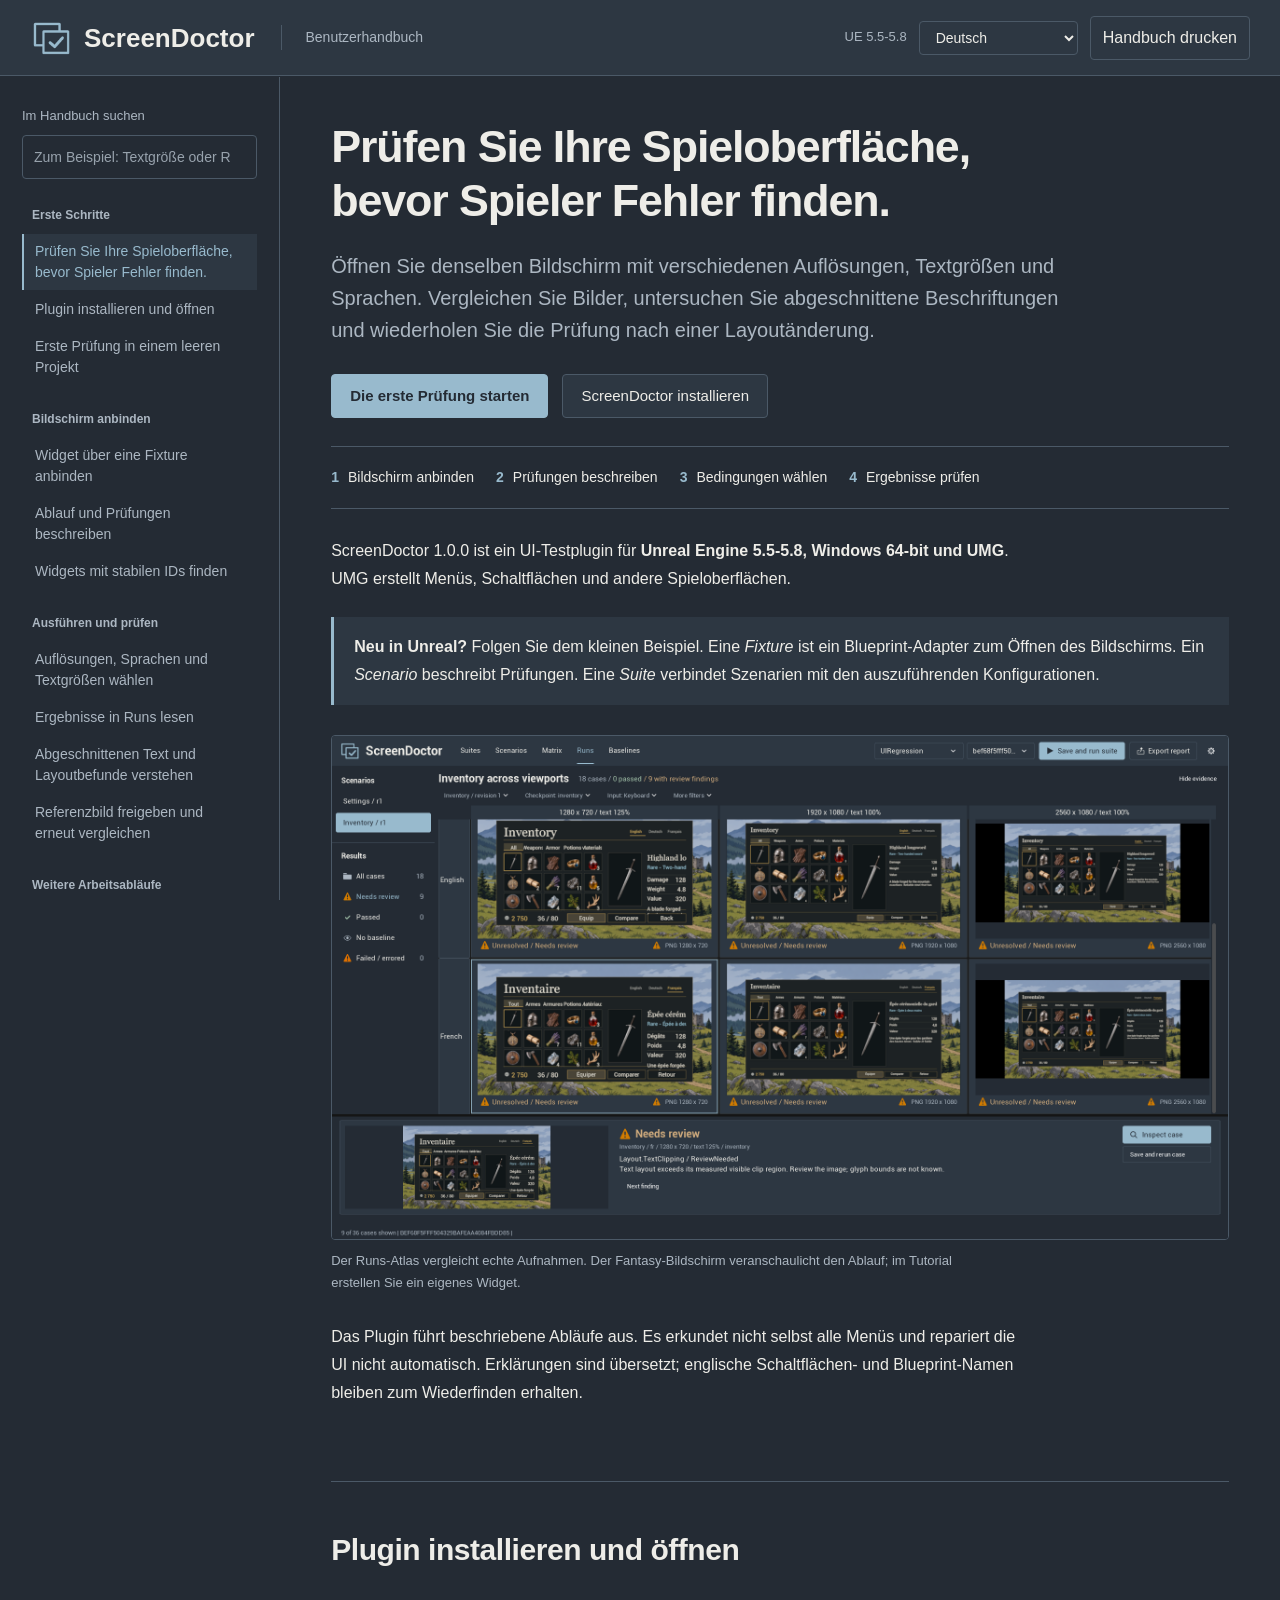
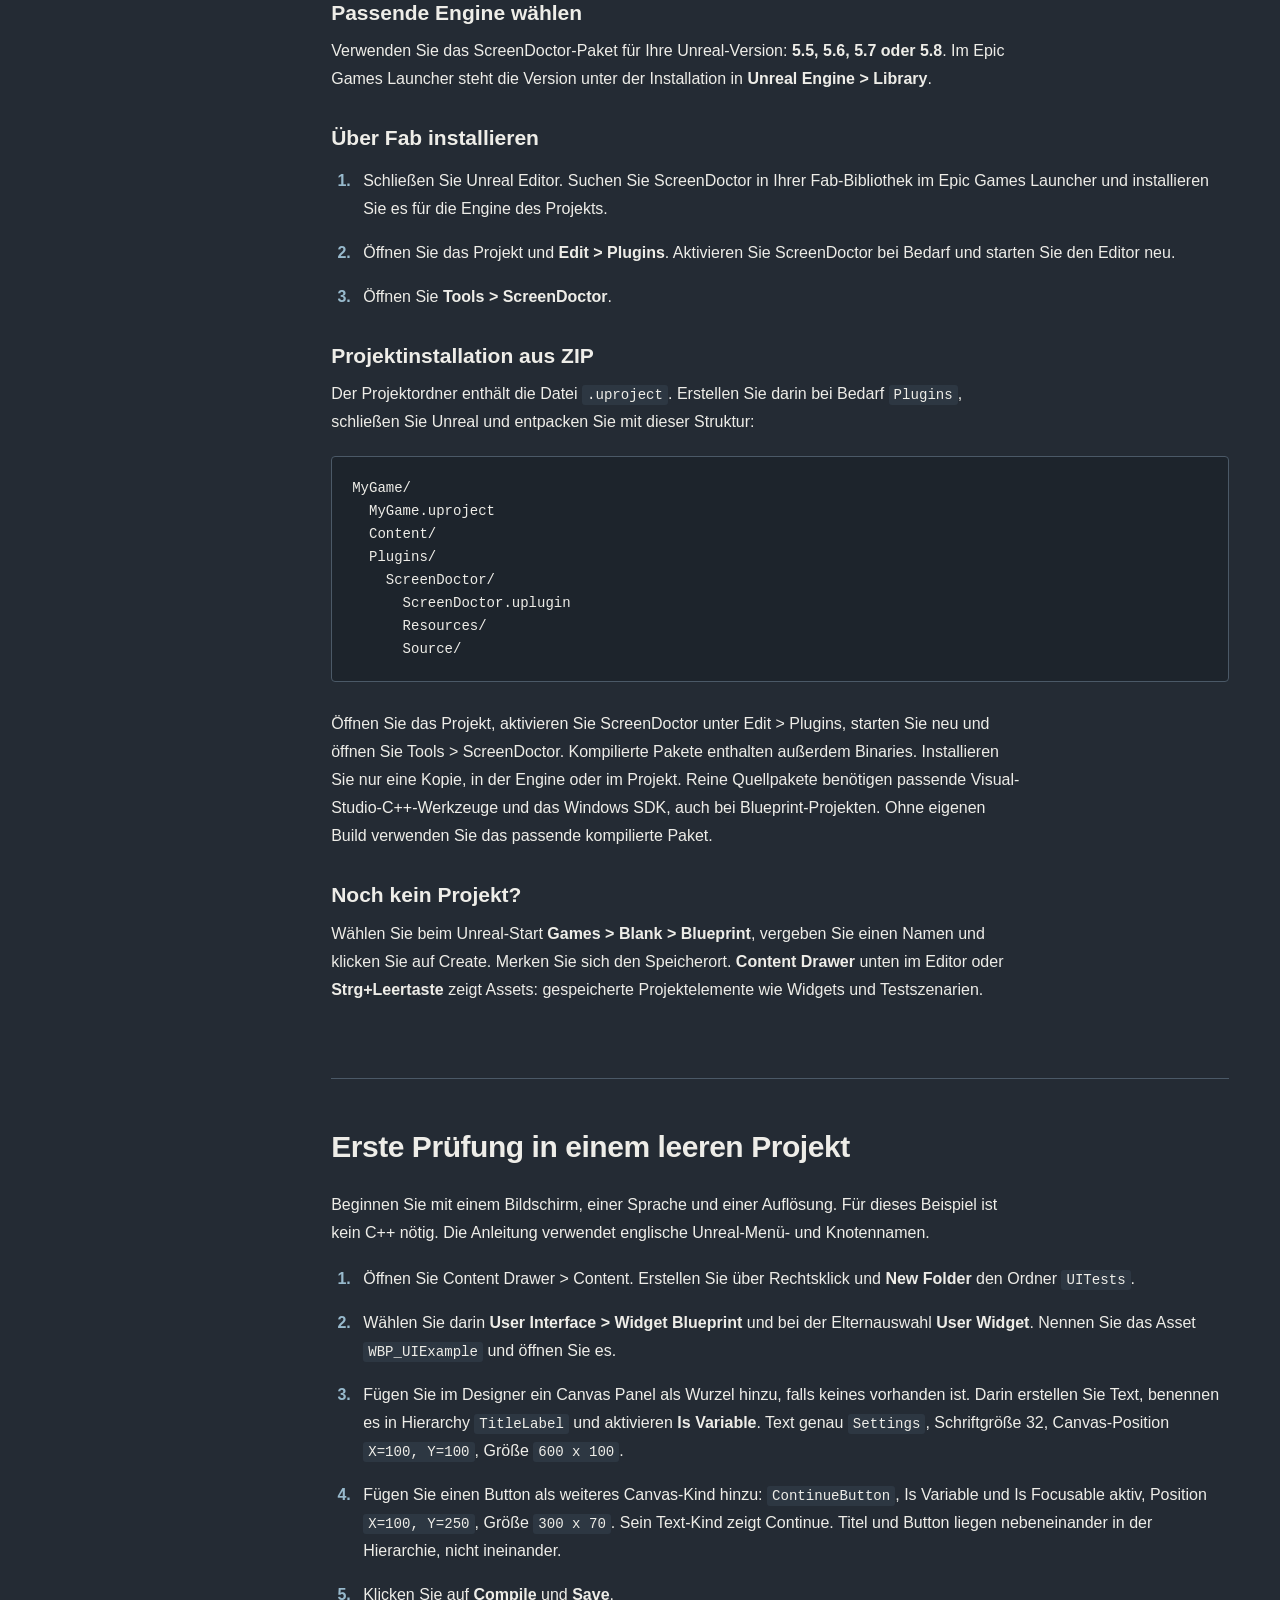
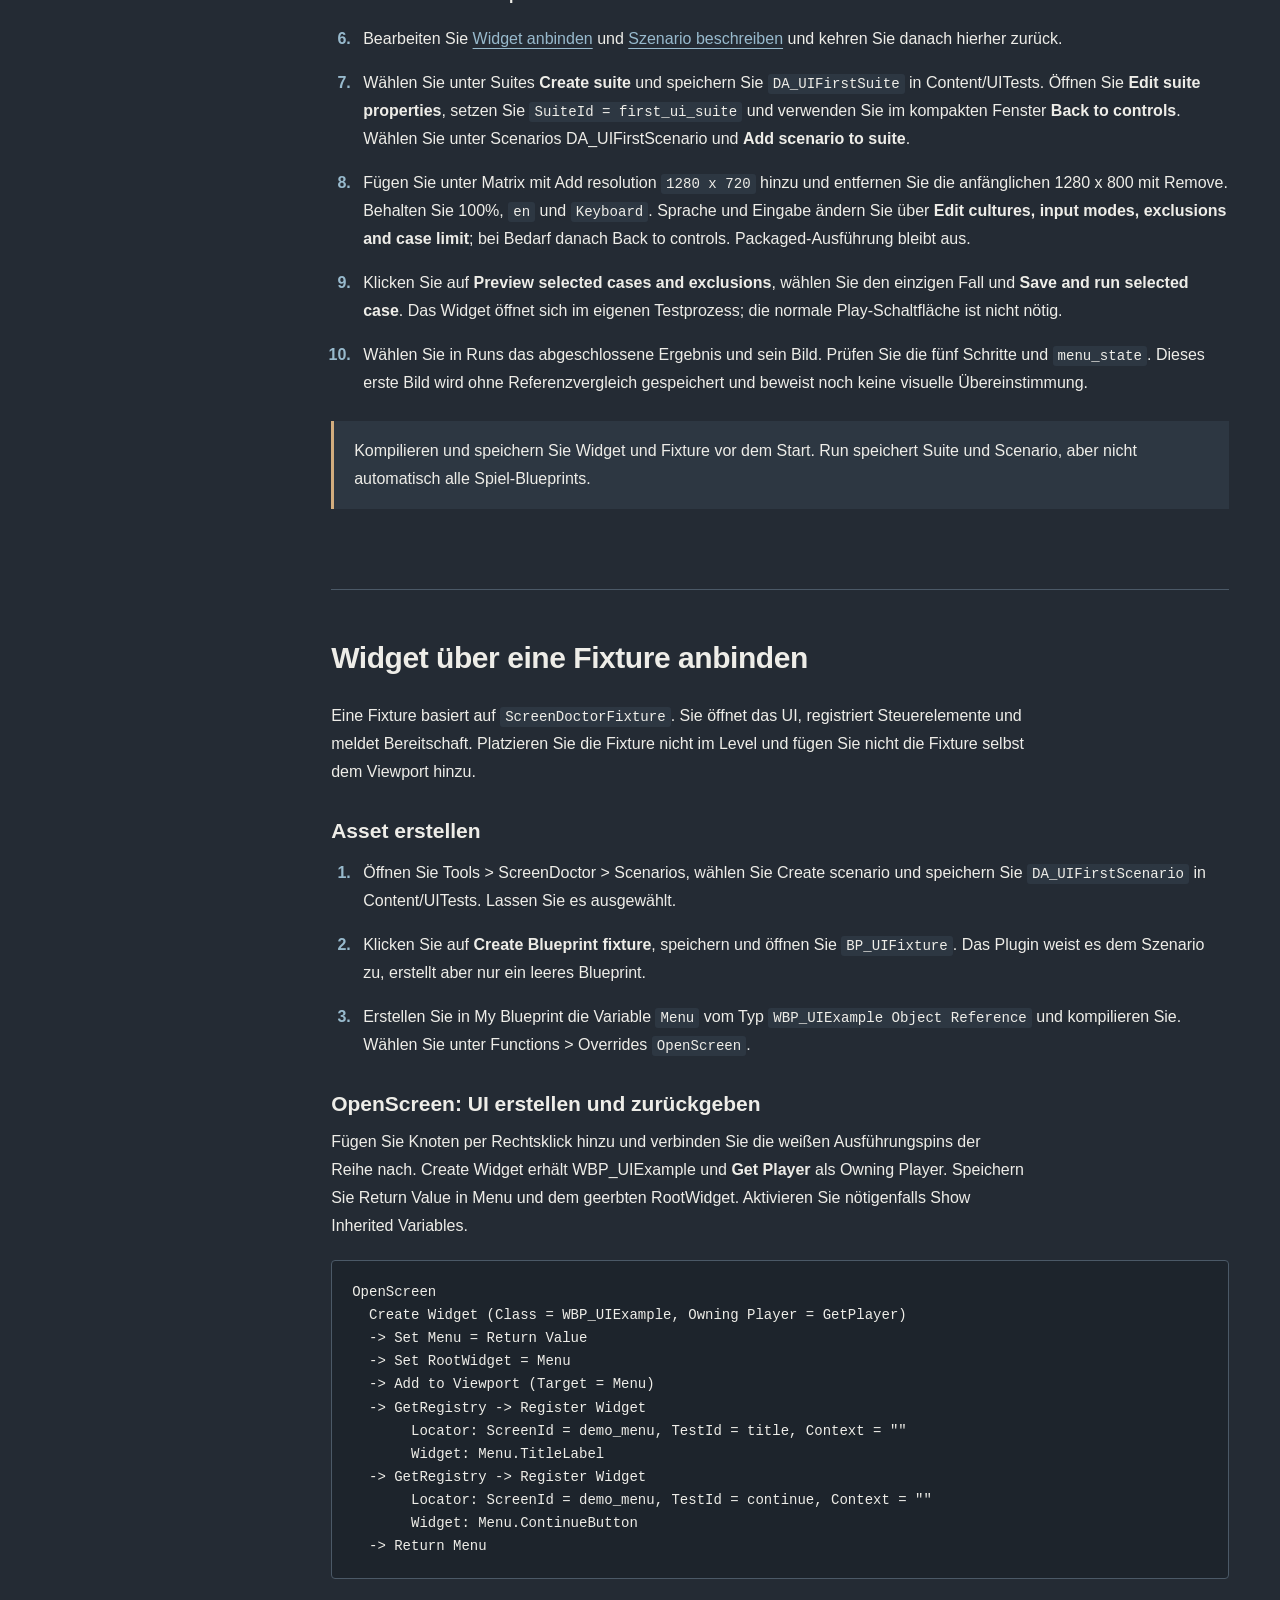
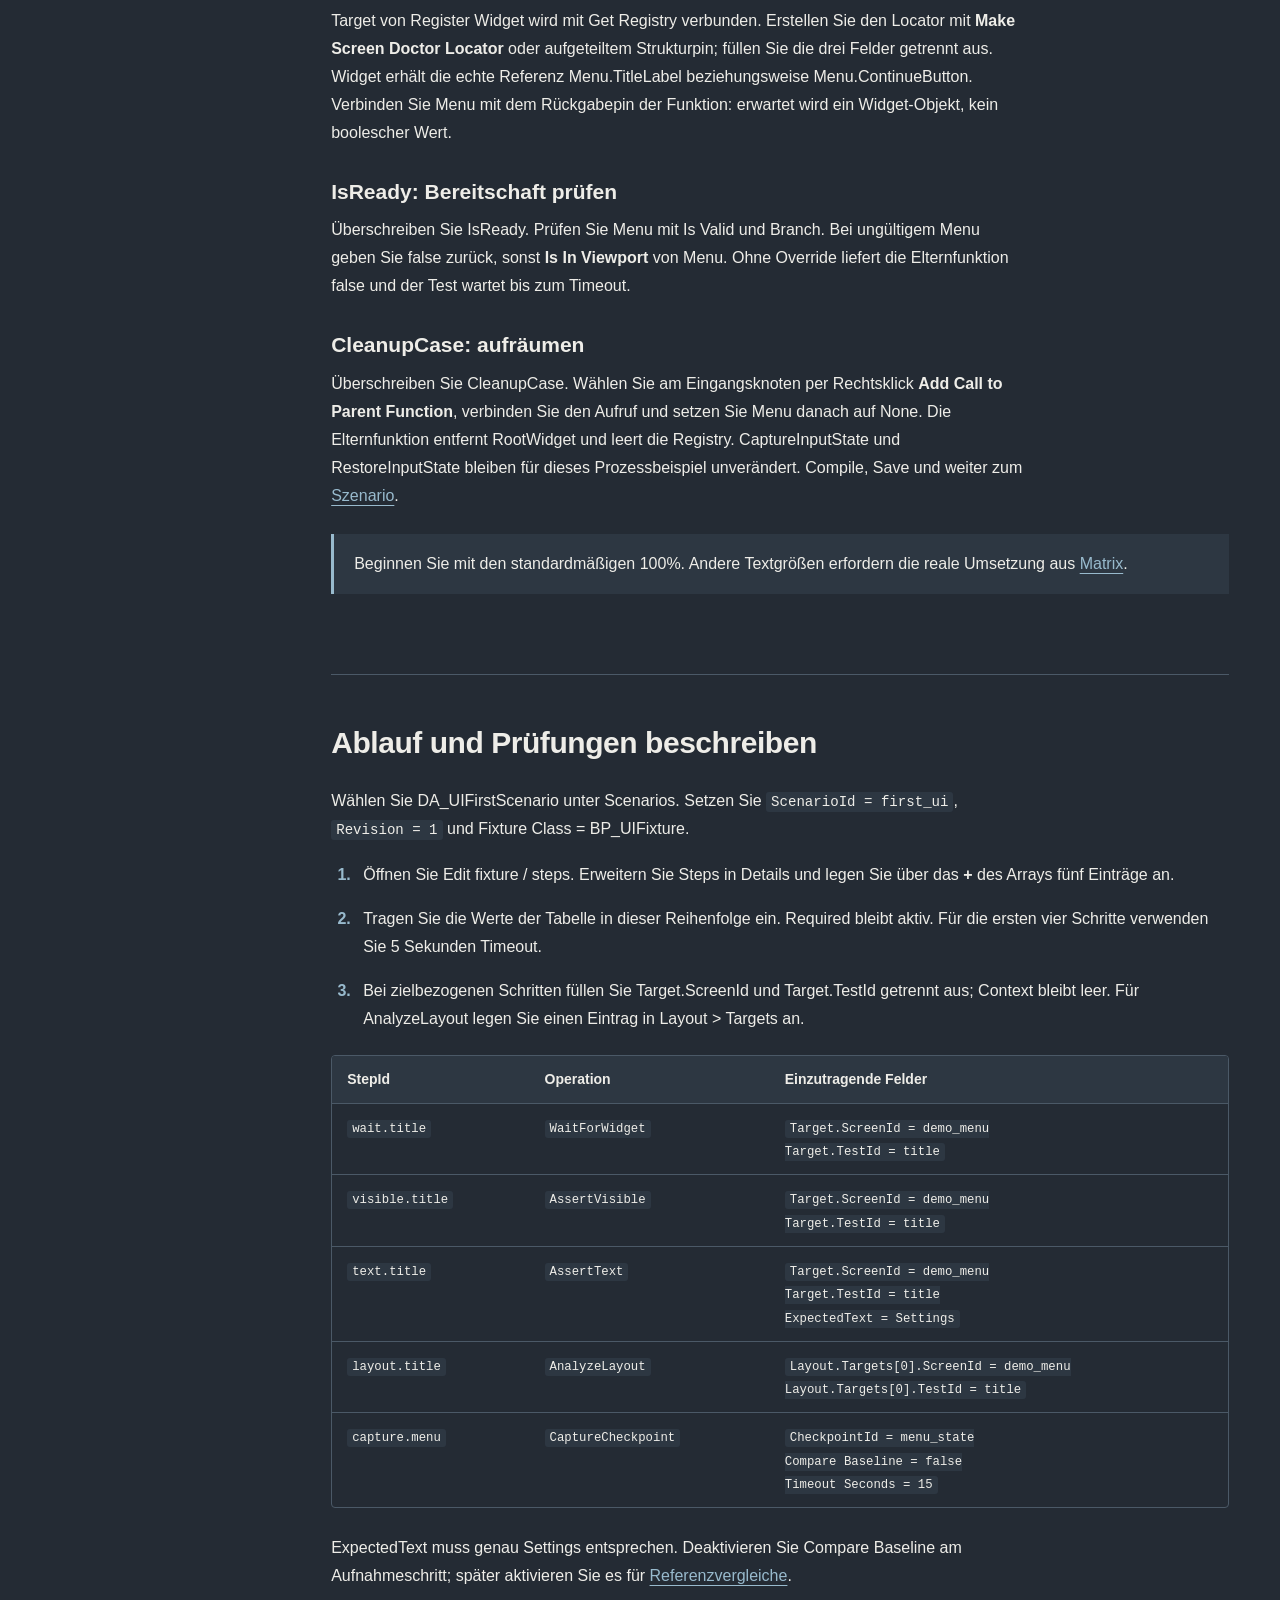
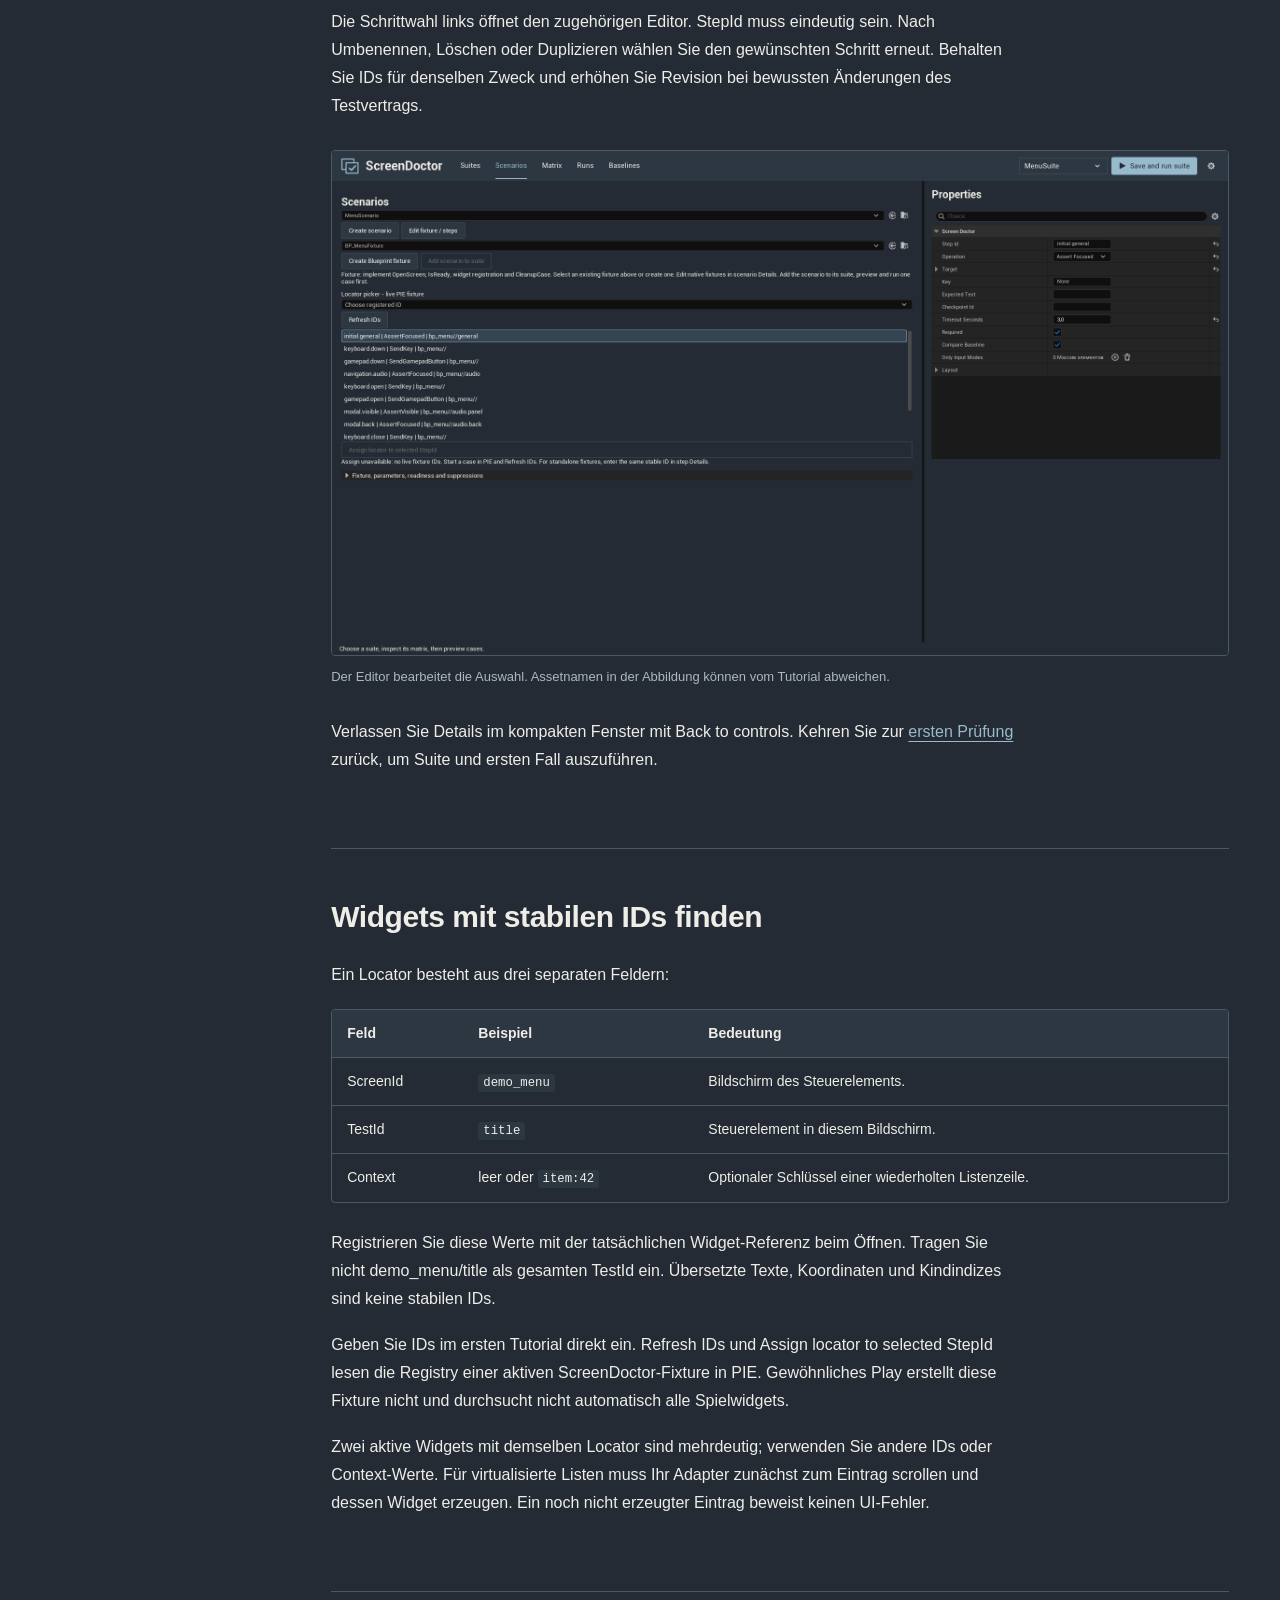
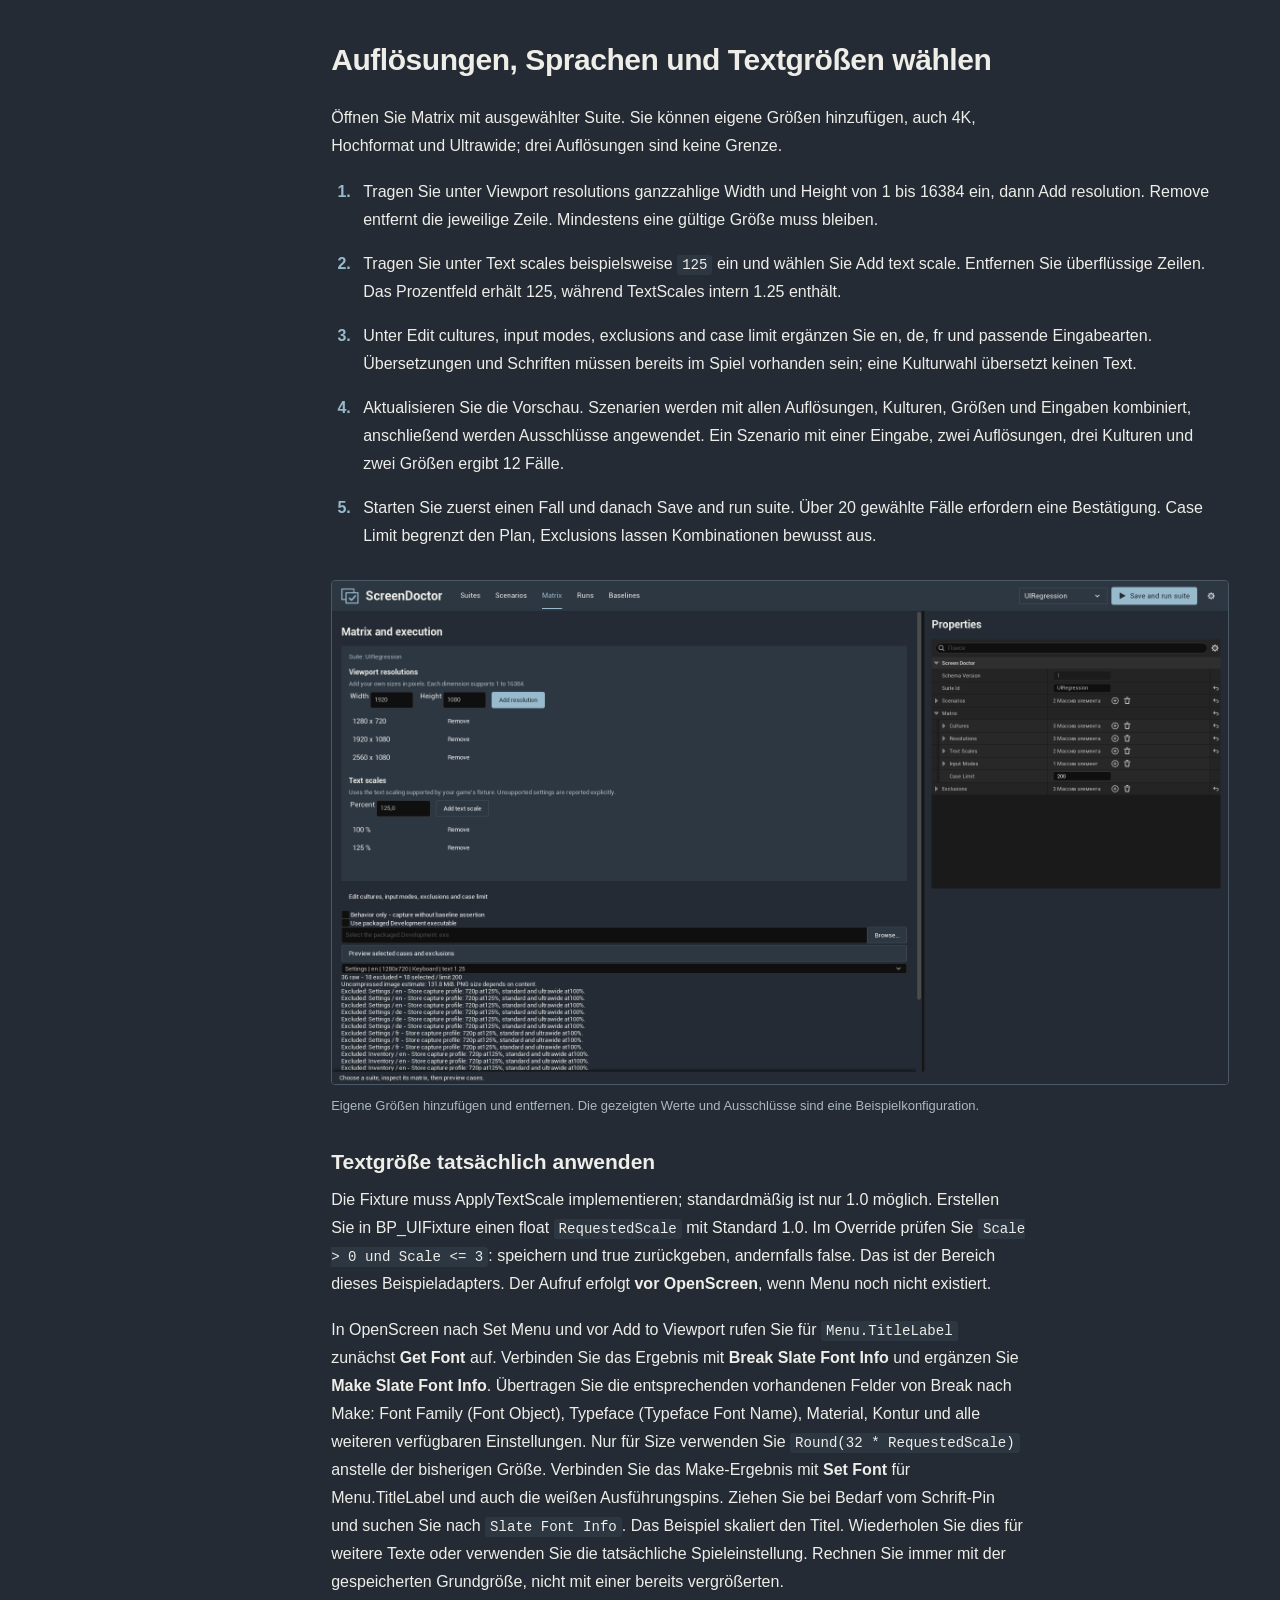
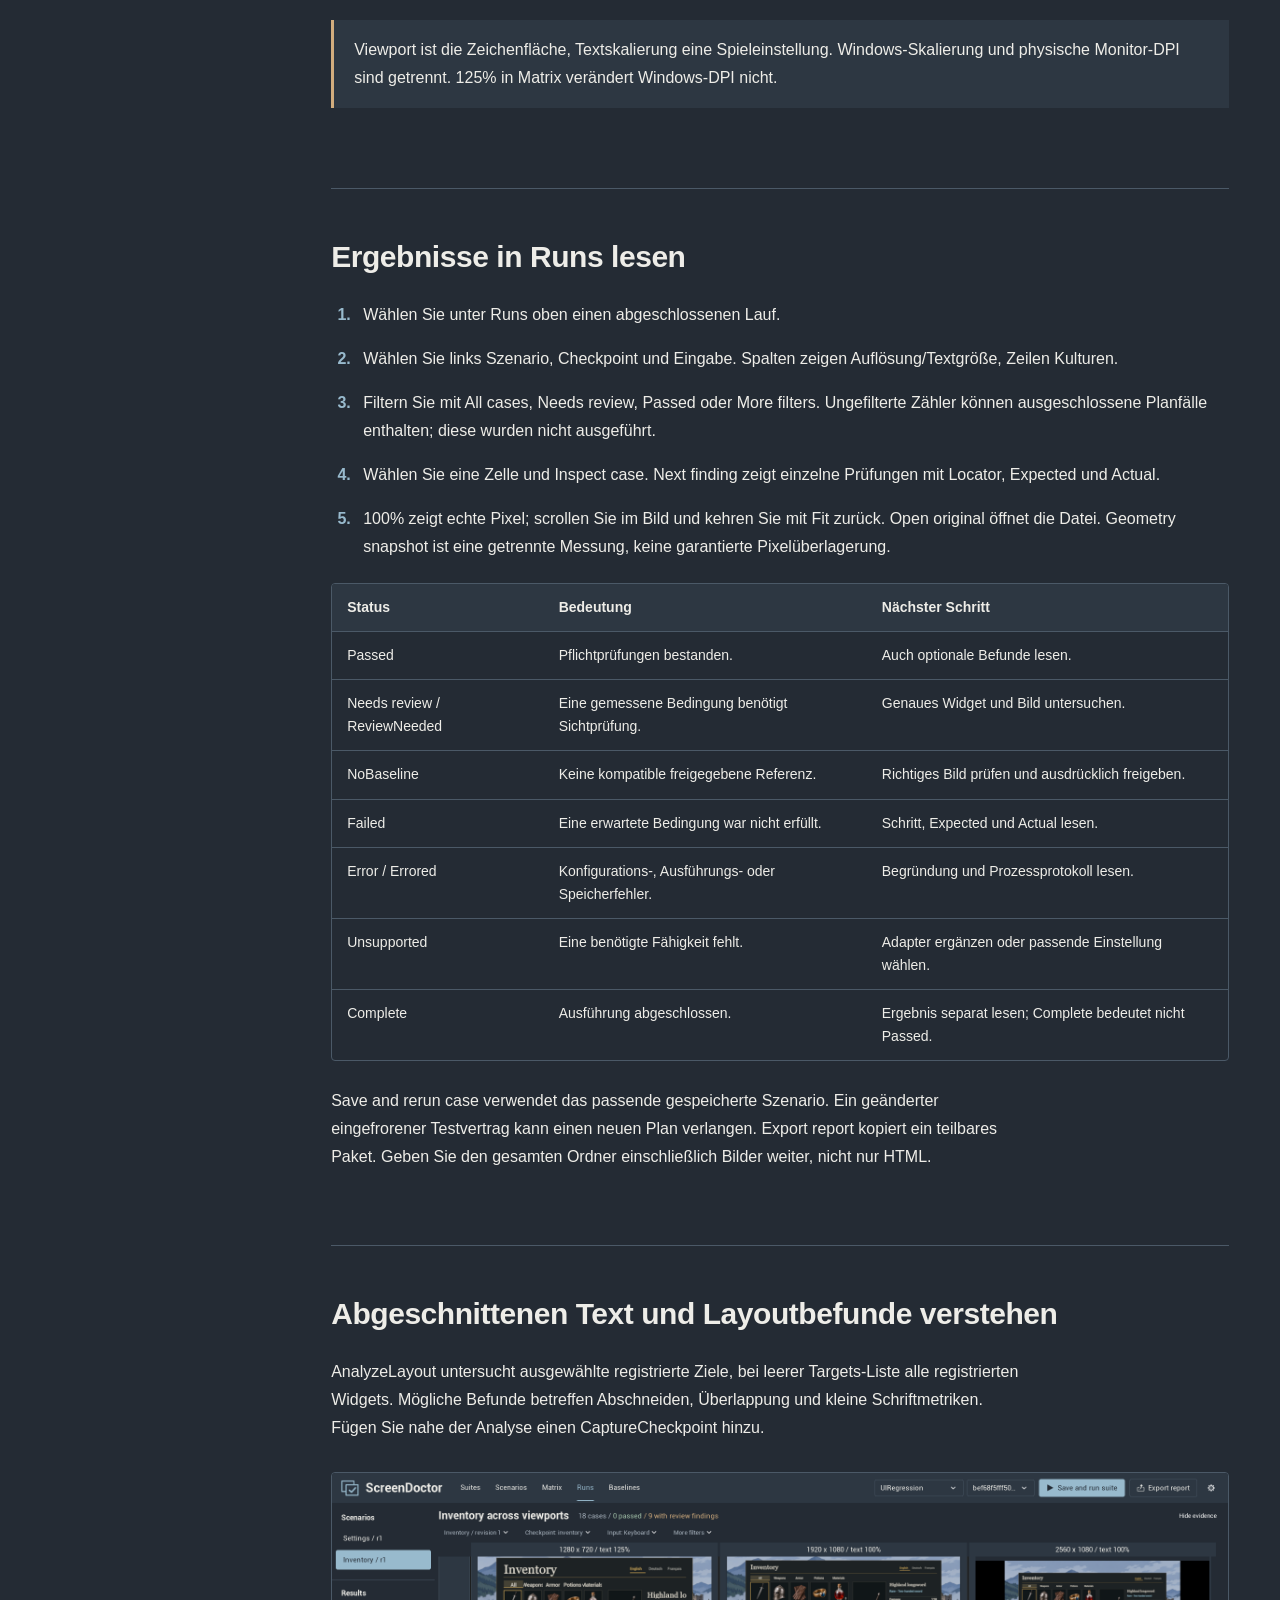
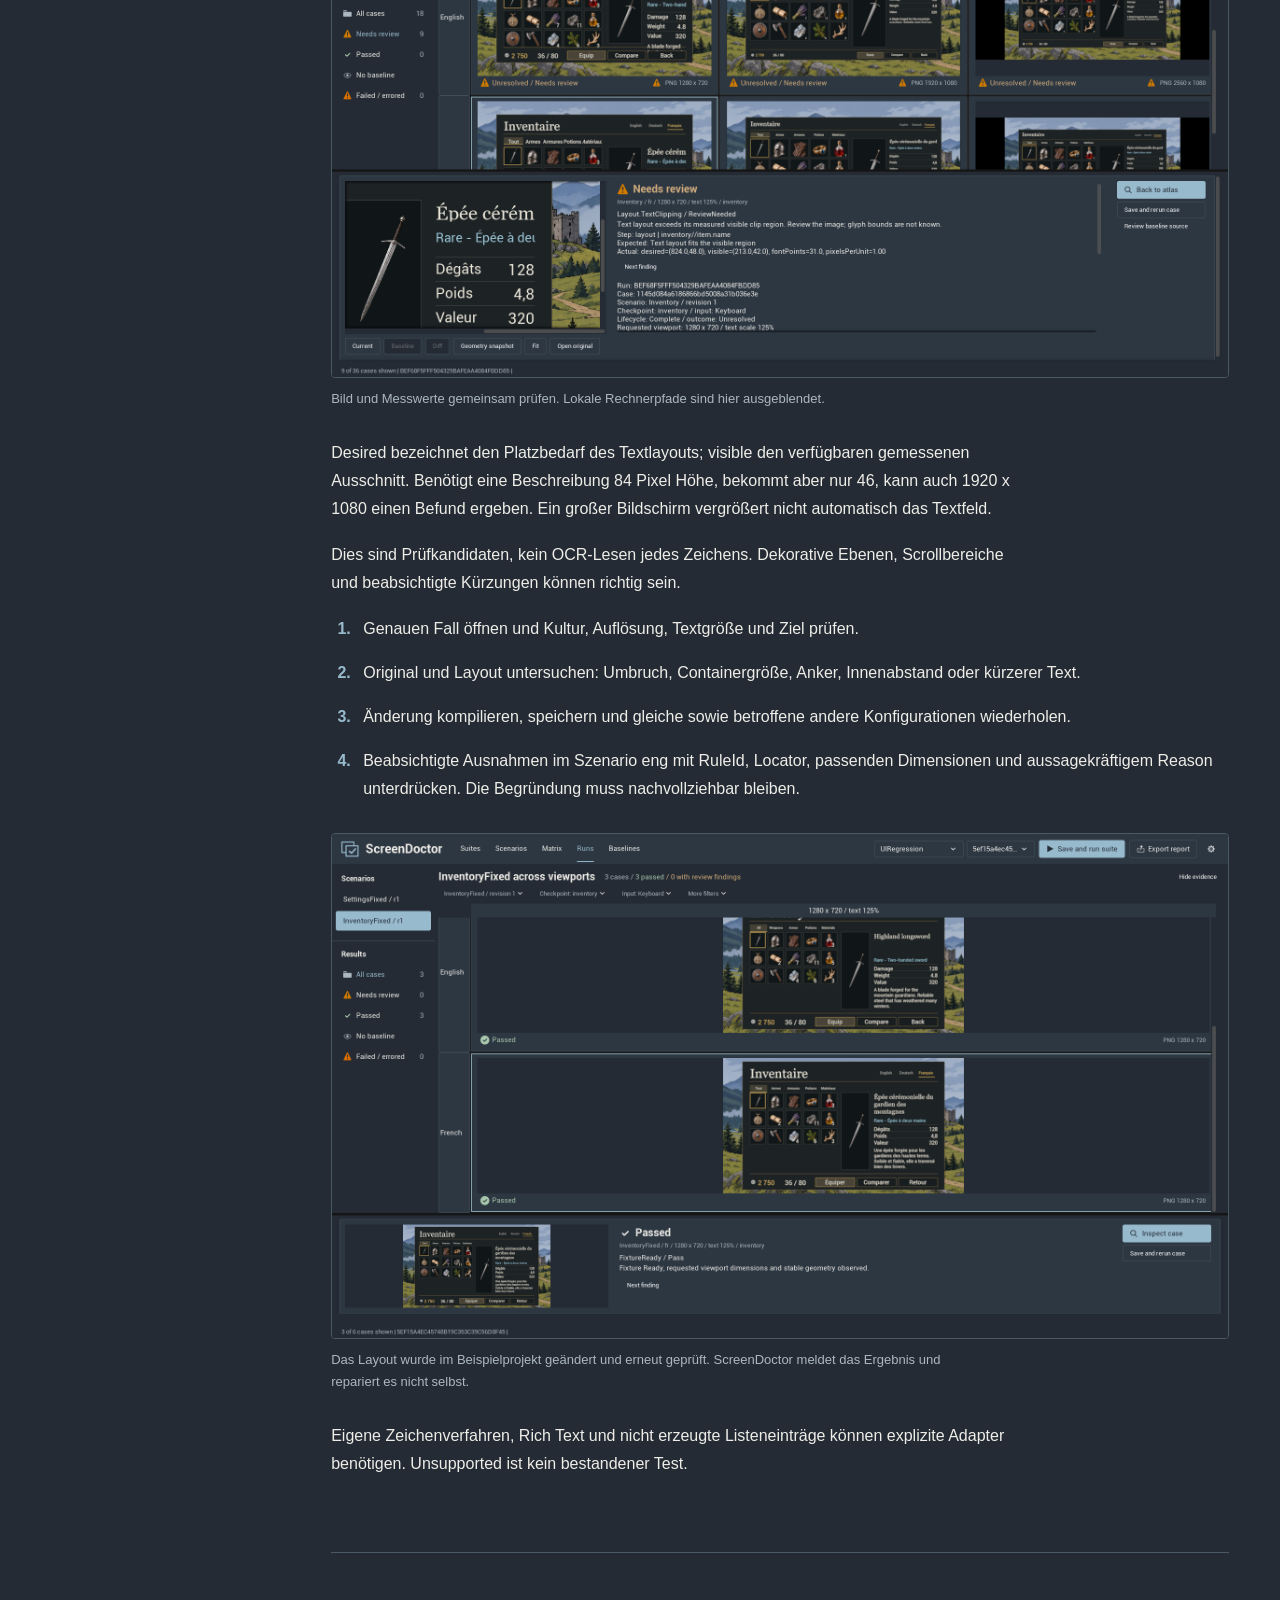
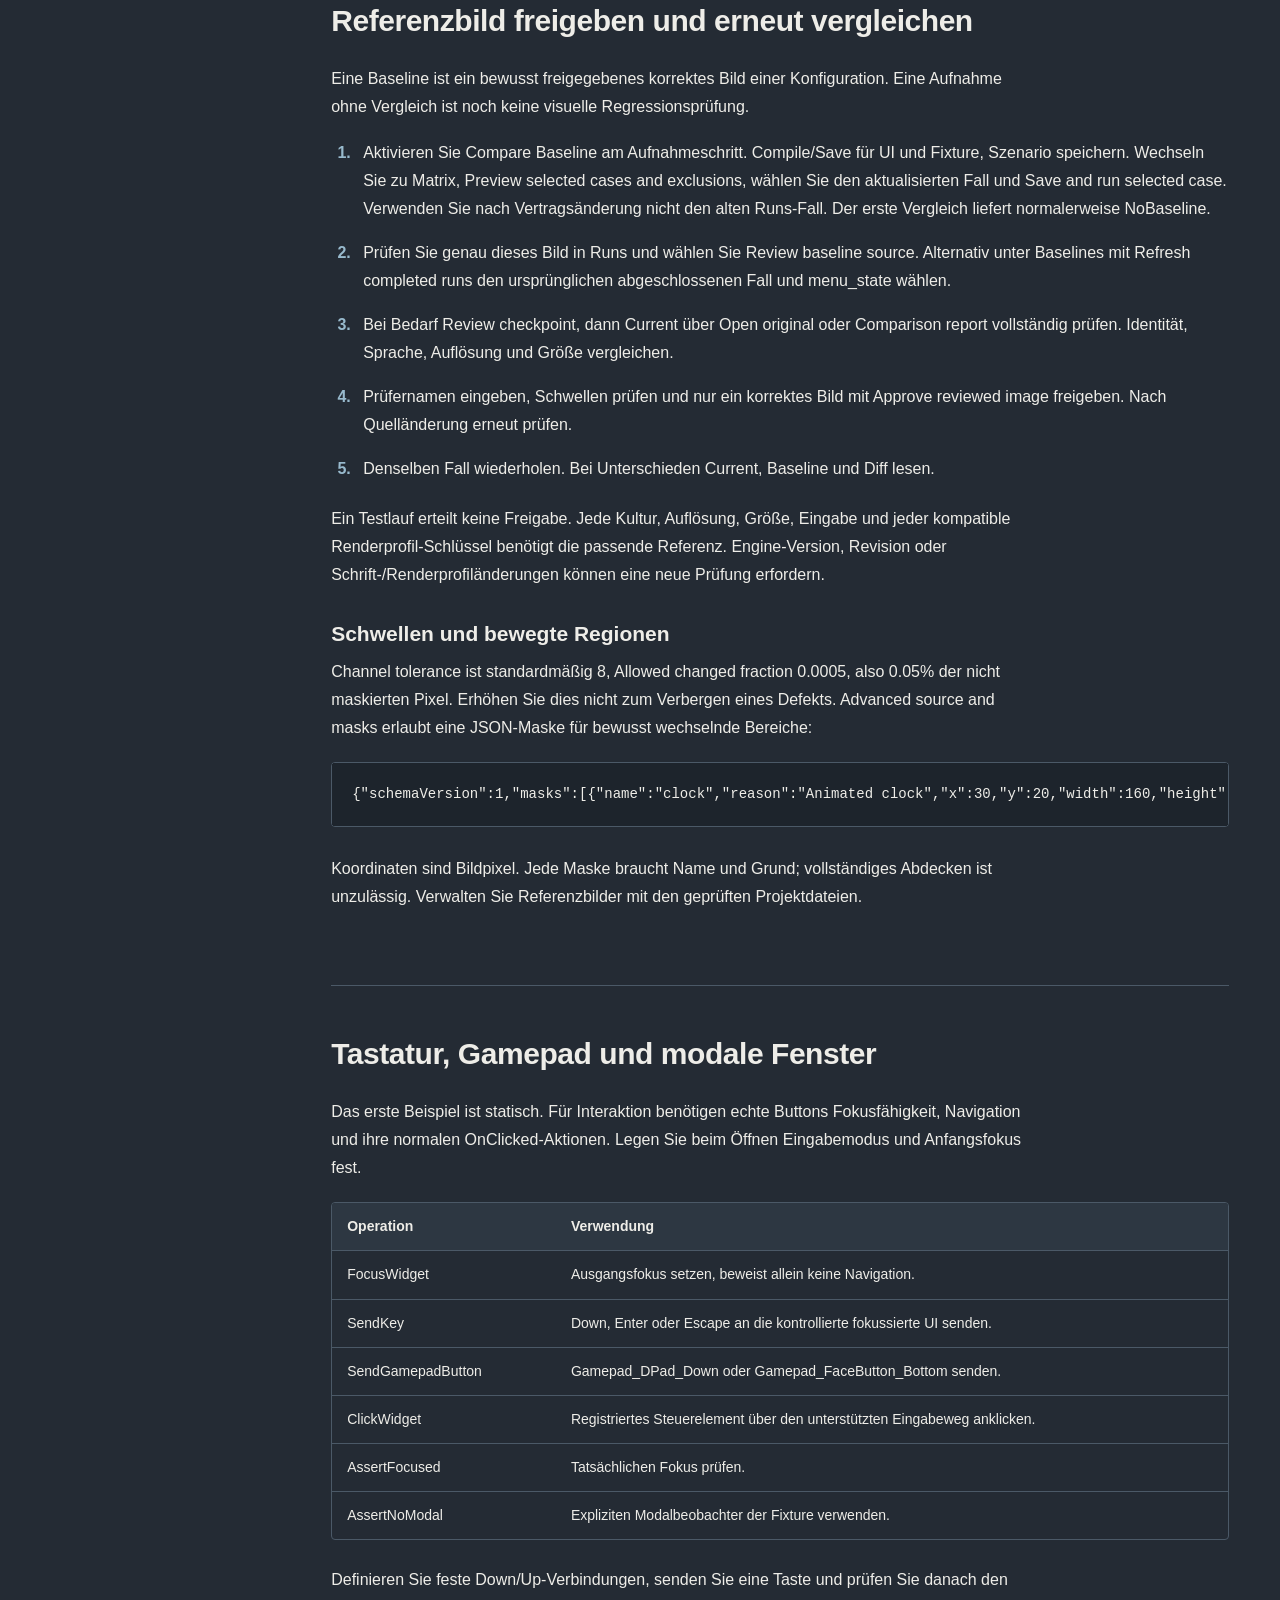
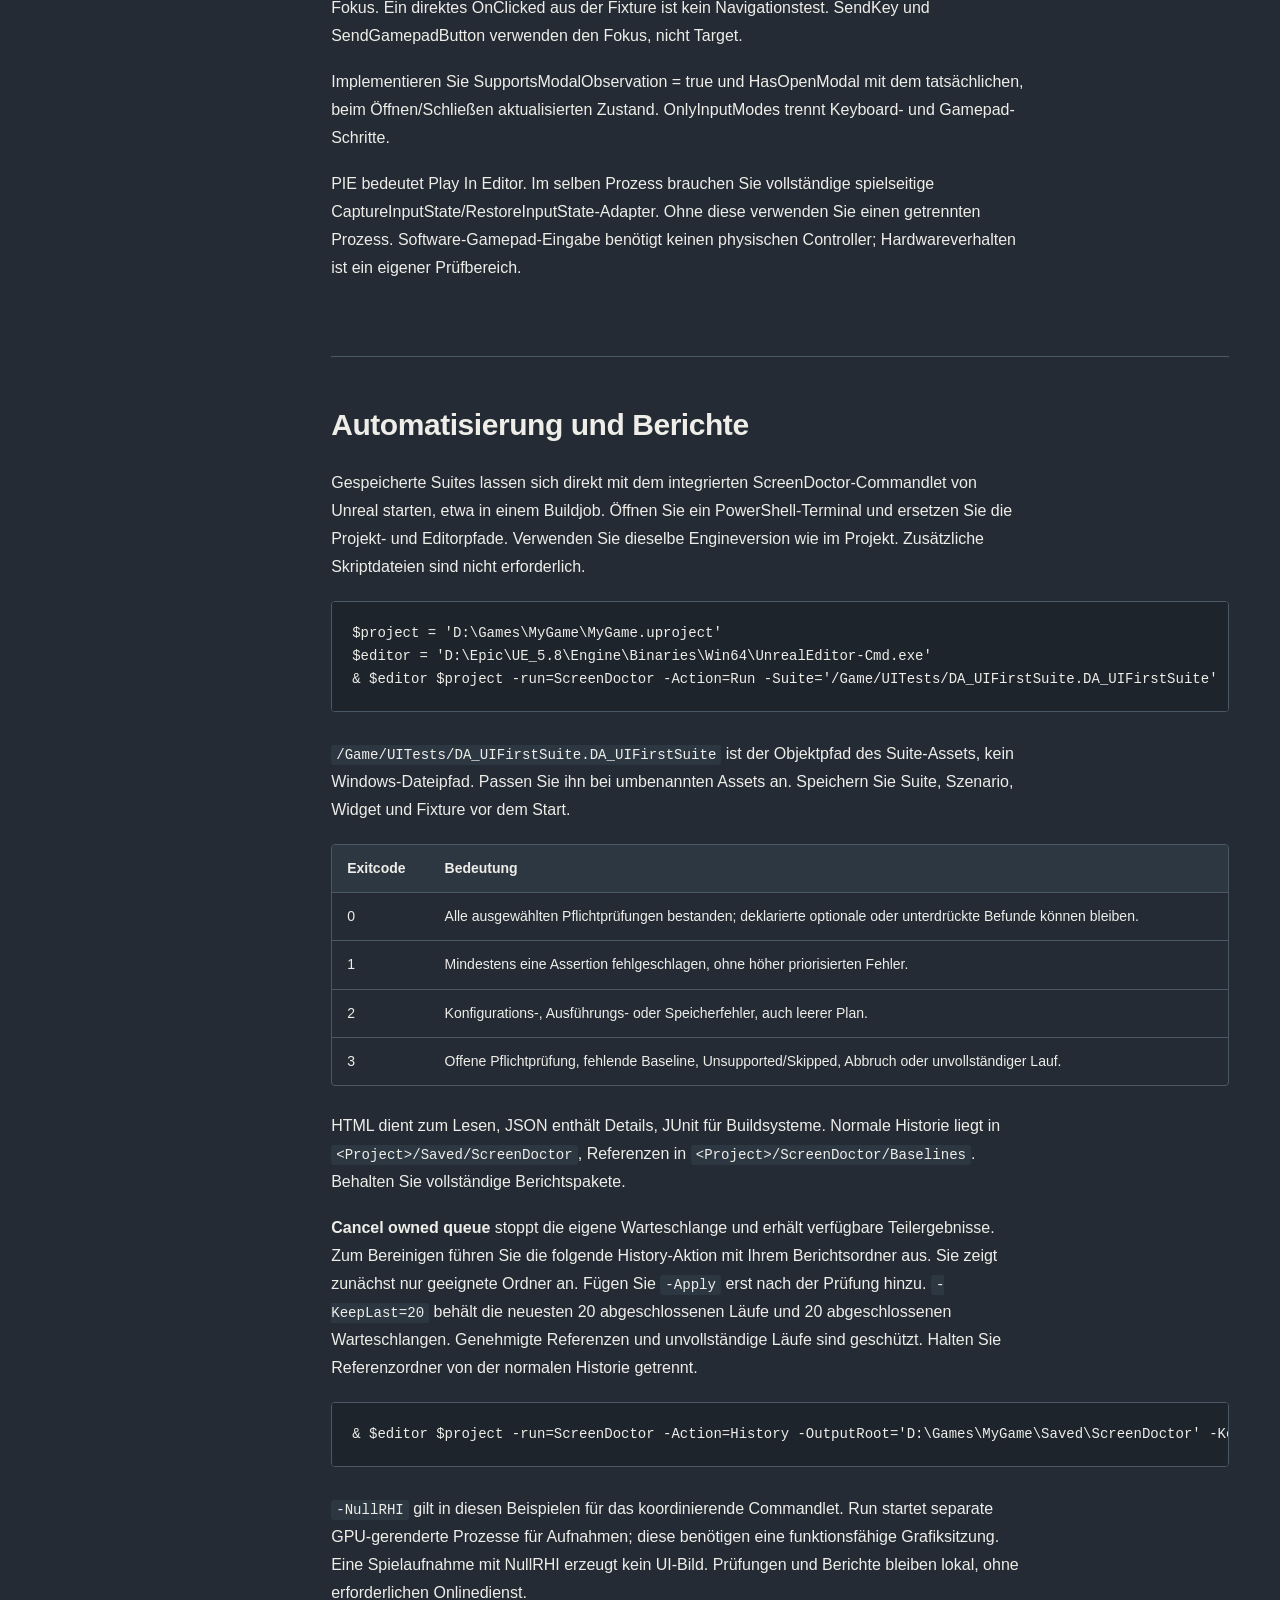
<file: de/index.html>
<!doctype html>
<html lang="de"><head><meta charset="utf-8"><meta name="viewport" content="width=device-width,initial-scale=1"><meta name="color-scheme" content="dark"><meta name="site-root" content="../"><meta name="description" content="ScreenDoctor Schritt für Schritt: Installation, UMG-Anbindung, Auflösungen und Sprachen, Befunde prüfen und Referenzbilder freigeben."><title>ScreenDoctor | Benutzerhandbuch</title><link rel="icon" href="../assets/brand.png"><link rel="stylesheet" href="../assets/style.css"><script src="../assets/app.js" defer></script></head>
<body data-search-count="Gefundene Kapitel: {count}" data-search-empty="Keine Kapitel gefunden. Versuchen Sie einen kürzeren Suchbegriff.">
<a class="skip-link" href="#main">Zum Handbuch springen</a>
<header class="site-header"><a class="brand" href="#overview" aria-label="ScreenDoctor"><img src="../assets/brand.png" width="42" height="42" alt=""><span>ScreenDoctor</span></a><span class="header-label">Benutzerhandbuch</span><div class="header-actions"><span class="version">UE 5.5-5.8</span><label class="language-picker"><span class="visually-hidden">Sprache des Handbuchs</span><select id="doc-locale" aria-label="Sprache des Handbuchs"><option value="en">English</option><option value="zh-Hans">简体中文</option><option value="ru">Русский</option><option value="es">Español</option><option value="pt-BR">Português (Brasil)</option><option value="de" selected>Deutsch</option><option value="ja">日本語</option><option value="fr">Français</option><option value="ko">한국어</option></select></label><button type="button" id="print-guide">Handbuch drucken</button><button type="button" class="menu-button" id="menu-toggle" aria-controls="sidebar" aria-expanded="false">Menü</button></div></header>
<div class="site-layout"><aside class="sidebar" id="sidebar"><div class="search-box"><label for="doc-search">Im Handbuch suchen</label><input id="doc-search" type="search" placeholder="Zum Beispiel: Textgröße oder Referenz" autocomplete="off" aria-controls="search-results"><div id="search-results" hidden></div><p id="search-status" class="visually-hidden" role="status"></p></div><nav aria-label="Kapitel"><p class="nav-group">Erste Schritte</p><a href="#overview" aria-current="location">Prüfen Sie Ihre Spieloberfläche, bevor Spieler Fehler finden.</a>
<a href="#installation">Plugin installieren und öffnen</a>
<a href="#first-check">Erste Prüfung in einem leeren Projekt</a>
<p class="nav-group">Bildschirm anbinden</p><a href="#fixture">Widget über eine Fixture anbinden</a>
<a href="#scenarios">Ablauf und Prüfungen beschreiben</a>
<a href="#widgets">Widgets mit stabilen IDs finden</a>
<p class="nav-group">Ausführen und prüfen</p><a href="#matrix">Auflösungen, Sprachen und Textgrößen wählen</a>
<a href="#runs">Ergebnisse in Runs lesen</a>
<a href="#layout">Abgeschnittenen Text und Layoutbefunde verstehen</a>
<a href="#baselines">Referenzbild freigeben und erneut vergleichen</a>
<p class="nav-group">Weitere Arbeitsabläufe</p><a href="#input">Tastatur, Gamepad und modale Fenster</a>
<a href="#automation">Automatisierung und Berichte</a>
<a href="#packaging">Ein Development-Spielpaket prüfen</a>
<p class="nav-group">Hilfe und Nachschlagen</p><a href="#troubleshooting">Wenn etwas nicht funktioniert</a>
<a href="#faq">Häufige Fragen</a>
<a href="#reference">Begriffe, Registerkarten und Hilfe</a></nav><div class="sidebar-footer">ScreenDoctor 1.0.0<br>Unreal Engine 5.5 / 5.6 / 5.7 / 5.8<br>Windows 64-bit</div></aside><main id="main" tabindex="-1"><section class="doc-section overview" id="overview" aria-labelledby="overview-title"><h1 id="overview-title">Prüfen Sie Ihre Spieloberfläche, bevor Spieler Fehler finden.</h1><p class="lead">Öffnen Sie denselben Bildschirm mit verschiedenen Auflösungen, Textgrößen und Sprachen. Vergleichen Sie Bilder, untersuchen Sie abgeschnittene Beschriftungen und wiederholen Sie die Prüfung nach einer Layoutänderung.</p><div class="intro-actions"><a class="primary-link" href="#first-check">Die erste Prüfung starten</a><a class="secondary-link" href="#installation">ScreenDoctor installieren</a></div><div class="workflow"><span><b>1</b> Bildschirm anbinden</span><span><b>2</b> Prüfungen beschreiben</span><span><b>3</b> Bedingungen wählen</span><span><b>4</b> Ergebnisse prüfen</span></div><p>ScreenDoctor 1.0.0 ist ein UI-Testplugin für <strong>Unreal Engine 5.5-5.8, Windows 64-bit und UMG</strong>. UMG erstellt Menüs, Schaltflächen und andere Spieloberflächen.</p><div class="callout"><strong>Neu in Unreal?</strong> Folgen Sie dem kleinen Beispiel. Eine <em>Fixture</em> ist ein Blueprint-Adapter zum Öffnen des Bildschirms. Ein <em>Scenario</em> beschreibt Prüfungen. Eine <em>Suite</em> verbindet Szenarien mit den auszuführenden Konfigurationen.</div><figure class="screenshot"><a href="../assets/screens/inventory-comparison.png" target="_blank" rel="noopener"><img src="../assets/screens/inventory-comparison.png" alt="ScreenDoctor zeigt ein Inventar bei drei Auflösungen mit englischen und französischen Zeilen." width="1920" height="1080" loading="lazy"></a><figcaption>Der Runs-Atlas vergleicht echte Aufnahmen. Der Fantasy-Bildschirm veranschaulicht den Ablauf; im Tutorial erstellen Sie ein eigenes Widget.</figcaption></figure><p>Das Plugin führt beschriebene Abläufe aus. Es erkundet nicht selbst alle Menüs und repariert die UI nicht automatisch. Erklärungen sind übersetzt; englische Schaltflächen- und Blueprint-Namen bleiben zum Wiederfinden erhalten.</p></section>
<section class="doc-section" id="installation" aria-labelledby="installation-title"><h2 id="installation-title">Plugin installieren und öffnen</h2><h3>Passende Engine wählen</h3><p>Verwenden Sie das ScreenDoctor-Paket für Ihre Unreal-Version: <strong>5.5, 5.6, 5.7 oder 5.8</strong>. Im Epic Games Launcher steht die Version unter der Installation in <strong>Unreal Engine &gt; Library</strong>.</p><h3>Über Fab installieren</h3><ol class="steps"><li>Schließen Sie Unreal Editor. Suchen Sie ScreenDoctor in Ihrer Fab-Bibliothek im Epic Games Launcher und installieren Sie es für die Engine des Projekts.</li><li>Öffnen Sie das Projekt und <strong>Edit &gt; Plugins</strong>. Aktivieren Sie ScreenDoctor bei Bedarf und starten Sie den Editor neu.</li><li>Öffnen Sie <strong>Tools &gt; ScreenDoctor</strong>.</li></ol><h3>Projektinstallation aus ZIP</h3><p>Der Projektordner enthält die Datei <code>.uproject</code>. Erstellen Sie darin bei Bedarf <code>Plugins</code>, schließen Sie Unreal und entpacken Sie mit dieser Struktur:</p><pre><code>MyGame/
  MyGame.uproject
  Content/
  Plugins/
    ScreenDoctor/
      ScreenDoctor.uplugin
      Resources/
      Source/</code></pre><p>Öffnen Sie das Projekt, aktivieren Sie ScreenDoctor unter Edit &gt; Plugins, starten Sie neu und öffnen Sie Tools &gt; ScreenDoctor. Kompilierte Pakete enthalten außerdem Binaries. Installieren Sie nur eine Kopie, in der Engine oder im Projekt. Reine Quellpakete benötigen passende Visual-Studio-C++-Werkzeuge und das Windows SDK, auch bei Blueprint-Projekten. Ohne eigenen Build verwenden Sie das passende kompilierte Paket.</p><h3>Noch kein Projekt?</h3><p>Wählen Sie beim Unreal-Start <strong>Games &gt; Blank &gt; Blueprint</strong>, vergeben Sie einen Namen und klicken Sie auf Create. Merken Sie sich den Speicherort. <strong>Content Drawer</strong> unten im Editor oder <strong>Strg+Leertaste</strong> zeigt Assets: gespeicherte Projektelemente wie Widgets und Testszenarien.</p></section>
<section class="doc-section" id="first-check" aria-labelledby="first-check-title"><h2 id="first-check-title">Erste Prüfung in einem leeren Projekt</h2><p>Beginnen Sie mit einem Bildschirm, einer Sprache und einer Auflösung. Für dieses Beispiel ist kein C++ nötig. Die Anleitung verwendet englische Unreal-Menü- und Knotennamen.</p><ol class="steps"><li>Öffnen Sie Content Drawer &gt; Content. Erstellen Sie über Rechtsklick und <strong>New Folder</strong> den Ordner <code>UITests</code>.</li><li>Wählen Sie darin <strong>User Interface &gt; Widget Blueprint</strong> und bei der Elternauswahl <strong>User Widget</strong>. Nennen Sie das Asset <code>WBP_UIExample</code> und öffnen Sie es.</li><li>Fügen Sie im Designer ein Canvas Panel als Wurzel hinzu, falls keines vorhanden ist. Darin erstellen Sie Text, benennen es in Hierarchy <code>TitleLabel</code> und aktivieren <strong>Is Variable</strong>. Text genau <code>Settings</code>, Schriftgröße 32, Canvas-Position <code>X=100, Y=100</code>, Größe <code>600 x 100</code>.</li><li>Fügen Sie einen Button als weiteres Canvas-Kind hinzu: <code>ContinueButton</code>, Is Variable und Is Focusable aktiv, Position <code>X=100, Y=250</code>, Größe <code>300 x 70</code>. Sein Text-Kind zeigt Continue. Titel und Button liegen nebeneinander in der Hierarchie, nicht ineinander.</li><li>Klicken Sie auf <strong>Compile</strong> und <strong>Save</strong>.</li><li>Bearbeiten Sie <a href="#fixture">Widget anbinden</a> und <a href="#scenarios">Szenario beschreiben</a> und kehren Sie danach hierher zurück.</li><li>Wählen Sie unter Suites <strong>Create suite</strong> und speichern Sie <code>DA_UIFirstSuite</code> in Content/UITests. Öffnen Sie <strong>Edit suite properties</strong>, setzen Sie <code>SuiteId = first_ui_suite</code> und verwenden Sie im kompakten Fenster <strong>Back to controls</strong>. Wählen Sie unter Scenarios DA_UIFirstScenario und <strong>Add scenario to suite</strong>.</li><li>Fügen Sie unter Matrix mit Add resolution <code>1280 x 720</code> hinzu und entfernen Sie die anfänglichen 1280 x 800 mit Remove. Behalten Sie 100%, <code>en</code> und <code>Keyboard</code>. Sprache und Eingabe ändern Sie über <strong>Edit cultures, input modes, exclusions and case limit</strong>; bei Bedarf danach Back to controls. Packaged-Ausführung bleibt aus.</li><li>Klicken Sie auf <strong>Preview selected cases and exclusions</strong>, wählen Sie den einzigen Fall und <strong>Save and run selected case</strong>. Das Widget öffnet sich im eigenen Testprozess; die normale Play-Schaltfläche ist nicht nötig.</li><li>Wählen Sie in Runs das abgeschlossene Ergebnis und sein Bild. Prüfen Sie die fünf Schritte und <code>menu_state</code>. Dieses erste Bild wird ohne Referenzvergleich gespeichert und beweist noch keine visuelle Übereinstimmung.</li></ol><div class="callout warning">Kompilieren und speichern Sie Widget und Fixture vor dem Start. Run speichert Suite und Scenario, aber nicht automatisch alle Spiel-Blueprints.</div></section>
<section class="doc-section" id="fixture" aria-labelledby="fixture-title"><h2 id="fixture-title">Widget über eine Fixture anbinden</h2><p>Eine Fixture basiert auf <code>ScreenDoctorFixture</code>. Sie öffnet das UI, registriert Steuerelemente und meldet Bereitschaft. Platzieren Sie die Fixture nicht im Level und fügen Sie nicht die Fixture selbst dem Viewport hinzu.</p><h3>Asset erstellen</h3><ol class="steps"><li>Öffnen Sie Tools &gt; ScreenDoctor &gt; Scenarios, wählen Sie Create scenario und speichern Sie <code>DA_UIFirstScenario</code> in Content/UITests. Lassen Sie es ausgewählt.</li><li>Klicken Sie auf <strong>Create Blueprint fixture</strong>, speichern und öffnen Sie <code>BP_UIFixture</code>. Das Plugin weist es dem Szenario zu, erstellt aber nur ein leeres Blueprint.</li><li>Erstellen Sie in My Blueprint die Variable <code>Menu</code> vom Typ <code>WBP_UIExample Object Reference</code> und kompilieren Sie. Wählen Sie unter Functions &gt; Overrides <code>OpenScreen</code>.</li></ol><h3>OpenScreen: UI erstellen und zurückgeben</h3><p>Fügen Sie Knoten per Rechtsklick hinzu und verbinden Sie die weißen Ausführungspins der Reihe nach. Create Widget erhält WBP_UIExample und <strong>Get Player</strong> als Owning Player. Speichern Sie Return Value in Menu und dem geerbten RootWidget. Aktivieren Sie nötigenfalls Show Inherited Variables.</p><pre><code>OpenScreen
  Create Widget (Class = WBP_UIExample, Owning Player = GetPlayer)
  -&gt; Set Menu = Return Value
  -&gt; Set RootWidget = Menu
  -&gt; Add to Viewport (Target = Menu)
  -&gt; GetRegistry -&gt; Register Widget
       Locator: ScreenId = demo_menu, TestId = title, Context = ""
       Widget: Menu.TitleLabel
  -&gt; GetRegistry -&gt; Register Widget
       Locator: ScreenId = demo_menu, TestId = continue, Context = ""
       Widget: Menu.ContinueButton
  -&gt; Return Menu</code></pre><p>Target von Register Widget wird mit Get Registry verbunden. Erstellen Sie den Locator mit <strong>Make Screen Doctor Locator</strong> oder aufgeteiltem Strukturpin; füllen Sie die drei Felder getrennt aus. Widget erhält die echte Referenz Menu.TitleLabel beziehungsweise Menu.ContinueButton. Verbinden Sie Menu mit dem Rückgabepin der Funktion: erwartet wird ein Widget-Objekt, kein boolescher Wert.</p><h3>IsReady: Bereitschaft prüfen</h3><p>Überschreiben Sie IsReady. Prüfen Sie Menu mit Is Valid und Branch. Bei ungültigem Menu geben Sie false zurück, sonst <strong>Is In Viewport</strong> von Menu. Ohne Override liefert die Elternfunktion false und der Test wartet bis zum Timeout.</p><h3>CleanupCase: aufräumen</h3><p>Überschreiben Sie CleanupCase. Wählen Sie am Eingangsknoten per Rechtsklick <strong>Add Call to Parent Function</strong>, verbinden Sie den Aufruf und setzen Sie Menu danach auf None. Die Elternfunktion entfernt RootWidget und leert die Registry. CaptureInputState und RestoreInputState bleiben für dieses Prozessbeispiel unverändert. Compile, Save und weiter zum <a href="#scenarios">Szenario</a>.</p><div class="callout">Beginnen Sie mit den standardmäßigen 100%. Andere Textgrößen erfordern die reale Umsetzung aus <a href="#matrix">Matrix</a>.</div></section>
<section class="doc-section" id="scenarios" aria-labelledby="scenarios-title"><h2 id="scenarios-title">Ablauf und Prüfungen beschreiben</h2><p>Wählen Sie DA_UIFirstScenario unter Scenarios. Setzen Sie <code>ScenarioId = first_ui</code>, <code>Revision = 1</code> und Fixture Class = BP_UIFixture.</p><ol class="steps"><li>Öffnen Sie Edit fixture / steps. Erweitern Sie Steps in Details und legen Sie über das <strong>+</strong> des Arrays fünf Einträge an.</li><li>Tragen Sie die Werte der Tabelle in dieser Reihenfolge ein. Required bleibt aktiv. Für die ersten vier Schritte verwenden Sie 5 Sekunden Timeout.</li><li>Bei zielbezogenen Schritten füllen Sie Target.ScreenId und Target.TestId getrennt aus; Context bleibt leer. Für AnalyzeLayout legen Sie einen Eintrag in Layout &gt; Targets an.</li></ol><div class="table-scroll"><table><thead><tr><th scope="col">StepId</th><th scope="col">Operation</th><th scope="col">Einzutragende Felder</th></tr></thead><tbody><tr><td><code>wait.title</code></td><td><code>WaitForWidget</code></td><td><code>Target.ScreenId = demo_menu<br>Target.TestId = title</code></td></tr><tr><td><code>visible.title</code></td><td><code>AssertVisible</code></td><td><code>Target.ScreenId = demo_menu<br>Target.TestId = title</code></td></tr><tr><td><code>text.title</code></td><td><code>AssertText</code></td><td><code>Target.ScreenId = demo_menu<br>Target.TestId = title<br>ExpectedText = Settings</code></td></tr><tr><td><code>layout.title</code></td><td><code>AnalyzeLayout</code></td><td><code>Layout.Targets[0].ScreenId = demo_menu<br>Layout.Targets[0].TestId = title</code></td></tr><tr><td><code>capture.menu</code></td><td><code>CaptureCheckpoint</code></td><td><code>CheckpointId = menu_state<br>Compare Baseline = false<br>Timeout Seconds = 15</code></td></tr></tbody></table></div><p>ExpectedText muss genau Settings entsprechen. Deaktivieren Sie Compare Baseline am Aufnahmeschritt; später aktivieren Sie es für <a href="#baselines">Referenzvergleiche</a>.</p><p>Die Schrittwahl links öffnet den zugehörigen Editor. StepId muss eindeutig sein. Nach Umbenennen, Löschen oder Duplizieren wählen Sie den gewünschten Schritt erneut. Behalten Sie IDs für denselben Zweck und erhöhen Sie Revision bei bewussten Änderungen des Testvertrags.</p><figure class="screenshot"><a href="../assets/screens/scenarios.png" target="_blank" rel="noopener"><img src="../assets/screens/scenarios.png" alt="Scenarios mit Schrittliste und Eigenschaften des ausgewählten Schritts." width="1920" height="1080" loading="lazy"></a><figcaption>Der Editor bearbeitet die Auswahl. Assetnamen in der Abbildung können vom Tutorial abweichen.</figcaption></figure><p>Verlassen Sie Details im kompakten Fenster mit Back to controls. Kehren Sie zur <a href="#first-check">ersten Prüfung</a> zurück, um Suite und ersten Fall auszuführen.</p></section>
<section class="doc-section" id="widgets" aria-labelledby="widgets-title"><h2 id="widgets-title">Widgets mit stabilen IDs finden</h2><p>Ein Locator besteht aus drei separaten Feldern:</p><div class="table-scroll"><table><thead><tr><th scope="col">Feld</th><th scope="col">Beispiel</th><th scope="col">Bedeutung</th></tr></thead><tbody><tr><td>ScreenId</td><td><code>demo_menu</code></td><td>Bildschirm des Steuerelements.</td></tr><tr><td>TestId</td><td><code>title</code></td><td>Steuerelement in diesem Bildschirm.</td></tr><tr><td>Context</td><td>leer oder <code>item:42</code></td><td>Optionaler Schlüssel einer wiederholten Listenzeile.</td></tr></tbody></table></div><p>Registrieren Sie diese Werte mit der tatsächlichen Widget-Referenz beim Öffnen. Tragen Sie nicht demo_menu/title als gesamten TestId ein. Übersetzte Texte, Koordinaten und Kindindizes sind keine stabilen IDs.</p><p>Geben Sie IDs im ersten Tutorial direkt ein. Refresh IDs und Assign locator to selected StepId lesen die Registry einer aktiven ScreenDoctor-Fixture in PIE. Gewöhnliches Play erstellt diese Fixture nicht und durchsucht nicht automatisch alle Spielwidgets.</p><p>Zwei aktive Widgets mit demselben Locator sind mehrdeutig; verwenden Sie andere IDs oder Context-Werte. Für virtualisierte Listen muss Ihr Adapter zunächst zum Eintrag scrollen und dessen Widget erzeugen. Ein noch nicht erzeugter Eintrag beweist keinen UI-Fehler.</p></section>
<section class="doc-section" id="matrix" aria-labelledby="matrix-title"><h2 id="matrix-title">Auflösungen, Sprachen und Textgrößen wählen</h2><p>Öffnen Sie Matrix mit ausgewählter Suite. Sie können eigene Größen hinzufügen, auch 4K, Hochformat und Ultrawide; drei Auflösungen sind keine Grenze.</p><ol class="steps"><li>Tragen Sie unter Viewport resolutions ganzzahlige Width und Height von 1 bis 16384 ein, dann Add resolution. Remove entfernt die jeweilige Zeile. Mindestens eine gültige Größe muss bleiben.</li><li>Tragen Sie unter Text scales beispielsweise <code>125</code> ein und wählen Sie Add text scale. Entfernen Sie überflüssige Zeilen. Das Prozentfeld erhält 125, während TextScales intern 1.25 enthält.</li><li>Unter Edit cultures, input modes, exclusions and case limit ergänzen Sie en, de, fr und passende Eingabearten. Übersetzungen und Schriften müssen bereits im Spiel vorhanden sein; eine Kulturwahl übersetzt keinen Text.</li><li>Aktualisieren Sie die Vorschau. Szenarien werden mit allen Auflösungen, Kulturen, Größen und Eingaben kombiniert, anschließend werden Ausschlüsse angewendet. Ein Szenario mit einer Eingabe, zwei Auflösungen, drei Kulturen und zwei Größen ergibt 12 Fälle.</li><li>Starten Sie zuerst einen Fall und danach Save and run suite. Über 20 gewählte Fälle erfordern eine Bestätigung. Case Limit begrenzt den Plan, Exclusions lassen Kombinationen bewusst aus.</li></ol><figure class="screenshot"><a href="../assets/screens/matrix.png" target="_blank" rel="noopener"><img src="../assets/screens/matrix.png" alt="Matrix mit eigenen Breiten und Höhen sowie Textgrößen." width="1920" height="1080" loading="lazy"></a><figcaption>Eigene Größen hinzufügen und entfernen. Die gezeigten Werte und Ausschlüsse sind eine Beispielkonfiguration.</figcaption></figure><h3>Textgröße tatsächlich anwenden</h3><p>Die Fixture muss ApplyTextScale implementieren; standardmäßig ist nur 1.0 möglich. Erstellen Sie in BP_UIFixture einen float <code>RequestedScale</code> mit Standard 1.0. Im Override prüfen Sie <code>Scale &gt; 0 und Scale &lt;= 3</code>: speichern und true zurückgeben, andernfalls false. Das ist der Bereich dieses Beispieladapters. Der Aufruf erfolgt <strong>vor OpenScreen</strong>, wenn Menu noch nicht existiert.</p><p>In OpenScreen nach Set Menu und vor Add to Viewport rufen Sie für <code>Menu.TitleLabel</code> zunächst <strong>Get Font</strong> auf. Verbinden Sie das Ergebnis mit <strong>Break Slate Font Info</strong> und ergänzen Sie <strong>Make Slate Font Info</strong>. Übertragen Sie die entsprechenden vorhandenen Felder von Break nach Make: Font Family (Font Object), Typeface (Typeface Font Name), Material, Kontur und alle weiteren verfügbaren Einstellungen. Nur für Size verwenden Sie <code>Round(32 * RequestedScale)</code> anstelle der bisherigen Größe. Verbinden Sie das Make-Ergebnis mit <strong>Set Font</strong> für Menu.TitleLabel und auch die weißen Ausführungspins. Ziehen Sie bei Bedarf vom Schrift-Pin und suchen Sie nach <code>Slate Font Info</code>. Das Beispiel skaliert den Titel. Wiederholen Sie dies für weitere Texte oder verwenden Sie die tatsächliche Spieleinstellung. Rechnen Sie immer mit der gespeicherten Grundgröße, nicht mit einer bereits vergrößerten.</p><div class="callout warning">Viewport ist die Zeichenfläche, Textskalierung eine Spieleinstellung. Windows-Skalierung und physische Monitor-DPI sind getrennt. 125% in Matrix verändert Windows-DPI nicht.</div></section>
<section class="doc-section" id="runs" aria-labelledby="runs-title"><h2 id="runs-title">Ergebnisse in Runs lesen</h2><ol class="steps"><li>Wählen Sie unter Runs oben einen abgeschlossenen Lauf.</li><li>Wählen Sie links Szenario, Checkpoint und Eingabe. Spalten zeigen Auflösung/Textgröße, Zeilen Kulturen.</li><li>Filtern Sie mit All cases, Needs review, Passed oder More filters. Ungefilterte Zähler können ausgeschlossene Planfälle enthalten; diese wurden nicht ausgeführt.</li><li>Wählen Sie eine Zelle und Inspect case. Next finding zeigt einzelne Prüfungen mit Locator, Expected und Actual.</li><li>100% zeigt echte Pixel; scrollen Sie im Bild und kehren Sie mit Fit zurück. Open original öffnet die Datei. Geometry snapshot ist eine getrennte Messung, keine garantierte Pixelüberlagerung.</li></ol><div class="table-scroll"><table><thead><tr><th scope="col">Status</th><th scope="col">Bedeutung</th><th scope="col">Nächster Schritt</th></tr></thead><tbody><tr><td>Passed</td><td>Pflichtprüfungen bestanden.</td><td>Auch optionale Befunde lesen.</td></tr><tr><td>Needs review / ReviewNeeded</td><td>Eine gemessene Bedingung benötigt Sichtprüfung.</td><td>Genaues Widget und Bild untersuchen.</td></tr><tr><td>NoBaseline</td><td>Keine kompatible freigegebene Referenz.</td><td>Richtiges Bild prüfen und ausdrücklich freigeben.</td></tr><tr><td>Failed</td><td>Eine erwartete Bedingung war nicht erfüllt.</td><td>Schritt, Expected und Actual lesen.</td></tr><tr><td>Error / Errored</td><td>Konfigurations-, Ausführungs- oder Speicherfehler.</td><td>Begründung und Prozessprotokoll lesen.</td></tr><tr><td>Unsupported</td><td>Eine benötigte Fähigkeit fehlt.</td><td>Adapter ergänzen oder passende Einstellung wählen.</td></tr><tr><td>Complete</td><td>Ausführung abgeschlossen.</td><td>Ergebnis separat lesen; Complete bedeutet nicht Passed.</td></tr></tbody></table></div><p>Save and rerun case verwendet das passende gespeicherte Szenario. Ein geänderter eingefrorener Testvertrag kann einen neuen Plan verlangen. Export report kopiert ein teilbares Paket. Geben Sie den gesamten Ordner einschließlich Bilder weiter, nicht nur HTML.</p></section>
<section class="doc-section" id="layout" aria-labelledby="layout-title"><h2 id="layout-title">Abgeschnittenen Text und Layoutbefunde verstehen</h2><p>AnalyzeLayout untersucht ausgewählte registrierte Ziele, bei leerer Targets-Liste alle registrierten Widgets. Mögliche Befunde betreffen Abschneiden, Überlappung und kleine Schriftmetriken. Fügen Sie nahe der Analyse einen CaptureCheckpoint hinzu.</p><figure class="screenshot"><a href="../assets/screens/inventory-inspection.png" target="_blank" rel="noopener"><img src="../assets/screens/inventory-inspection.png" alt="Abgeschnittener französischer Gegenstandsname mit Locator und Soll- sowie sichtbarer Größe." width="1920" height="1080" loading="lazy"></a><figcaption>Bild und Messwerte gemeinsam prüfen. Lokale Rechnerpfade sind hier ausgeblendet.</figcaption></figure><p>Desired bezeichnet den Platzbedarf des Textlayouts; visible den verfügbaren gemessenen Ausschnitt. Benötigt eine Beschreibung 84 Pixel Höhe, bekommt aber nur 46, kann auch 1920 x 1080 einen Befund ergeben. Ein großer Bildschirm vergrößert nicht automatisch das Textfeld.</p><p>Dies sind Prüfkandidaten, kein OCR-Lesen jedes Zeichens. Dekorative Ebenen, Scrollbereiche und beabsichtigte Kürzungen können richtig sein.</p><ol class="steps"><li>Genauen Fall öffnen und Kultur, Auflösung, Textgröße und Ziel prüfen.</li><li>Original und Layout untersuchen: Umbruch, Containergröße, Anker, Innenabstand oder kürzerer Text.</li><li>Änderung kompilieren, speichern und gleiche sowie betroffene andere Konfigurationen wiederholen.</li><li>Beabsichtigte Ausnahmen im Szenario eng mit RuleId, Locator, passenden Dimensionen und aussagekräftigem Reason unterdrücken. Die Begründung muss nachvollziehbar bleiben.</li></ol><figure class="screenshot"><a href="../assets/screens/corrected-inventory.png" target="_blank" rel="noopener"><img src="../assets/screens/corrected-inventory.png" alt="Separat korrigiertes Inventar mit Passed und ohne Befunde im gezeigten Szenario." width="1920" height="1080" loading="lazy"></a><figcaption>Das Layout wurde im Beispielprojekt geändert und erneut geprüft. ScreenDoctor meldet das Ergebnis und repariert es nicht selbst.</figcaption></figure><p>Eigene Zeichenverfahren, Rich Text und nicht erzeugte Listeneinträge können explizite Adapter benötigen. Unsupported ist kein bestandener Test.</p></section>
<section class="doc-section" id="baselines" aria-labelledby="baselines-title"><h2 id="baselines-title">Referenzbild freigeben und erneut vergleichen</h2><p>Eine Baseline ist ein bewusst freigegebenes korrektes Bild einer Konfiguration. Eine Aufnahme ohne Vergleich ist noch keine visuelle Regressionsprüfung.</p><ol class="steps"><li>Aktivieren Sie Compare Baseline am Aufnahmeschritt. Compile/Save für UI und Fixture, Szenario speichern. Wechseln Sie zu Matrix, Preview selected cases and exclusions, wählen Sie den aktualisierten Fall und Save and run selected case. Verwenden Sie nach Vertragsänderung nicht den alten Runs-Fall. Der erste Vergleich liefert normalerweise NoBaseline.</li><li>Prüfen Sie genau dieses Bild in Runs und wählen Sie Review baseline source. Alternativ unter Baselines mit Refresh completed runs den ursprünglichen abgeschlossenen Fall und menu_state wählen.</li><li>Bei Bedarf Review checkpoint, dann Current über Open original oder Comparison report vollständig prüfen. Identität, Sprache, Auflösung und Größe vergleichen.</li><li>Prüfernamen eingeben, Schwellen prüfen und nur ein korrektes Bild mit Approve reviewed image freigeben. Nach Quelländerung erneut prüfen.</li><li>Denselben Fall wiederholen. Bei Unterschieden Current, Baseline und Diff lesen.</li></ol><p>Ein Testlauf erteilt keine Freigabe. Jede Kultur, Auflösung, Größe, Eingabe und jeder kompatible Renderprofil-Schlüssel benötigt die passende Referenz. Engine-Version, Revision oder Schrift-/Renderprofiländerungen können eine neue Prüfung erfordern.</p><h3>Schwellen und bewegte Regionen</h3><p>Channel tolerance ist standardmäßig 8, Allowed changed fraction 0.0005, also 0.05% der nicht maskierten Pixel. Erhöhen Sie dies nicht zum Verbergen eines Defekts. Advanced source and masks erlaubt eine JSON-Maske für bewusst wechselnde Bereiche:</p><pre><code>{"schemaVersion":1,"masks":[{"name":"clock","reason":"Animated clock","x":30,"y":20,"width":160,"height":40}]}</code></pre><p>Koordinaten sind Bildpixel. Jede Maske braucht Name und Grund; vollständiges Abdecken ist unzulässig. Verwalten Sie Referenzbilder mit den geprüften Projektdateien.</p></section>
<section class="doc-section" id="input" aria-labelledby="input-title"><h2 id="input-title">Tastatur, Gamepad und modale Fenster</h2><p>Das erste Beispiel ist statisch. Für Interaktion benötigen echte Buttons Fokusfähigkeit, Navigation und ihre normalen OnClicked-Aktionen. Legen Sie beim Öffnen Eingabemodus und Anfangsfokus fest.</p><div class="table-scroll"><table><thead><tr><th scope="col">Operation</th><th scope="col">Verwendung</th></tr></thead><tbody><tr><td>FocusWidget</td><td>Ausgangsfokus setzen, beweist allein keine Navigation.</td></tr><tr><td>SendKey</td><td>Down, Enter oder Escape an die kontrollierte fokussierte UI senden.</td></tr><tr><td>SendGamepadButton</td><td>Gamepad_DPad_Down oder Gamepad_FaceButton_Bottom senden.</td></tr><tr><td>ClickWidget</td><td>Registriertes Steuerelement über den unterstützten Eingabeweg anklicken.</td></tr><tr><td>AssertFocused</td><td>Tatsächlichen Fokus prüfen.</td></tr><tr><td>AssertNoModal</td><td>Expliziten Modalbeobachter der Fixture verwenden.</td></tr></tbody></table></div><p>Definieren Sie feste Down/Up-Verbindungen, senden Sie eine Taste und prüfen Sie danach den Fokus. Ein direktes OnClicked aus der Fixture ist kein Navigationstest. SendKey und SendGamepadButton verwenden den Fokus, nicht Target.</p><p>Implementieren Sie SupportsModalObservation = true und HasOpenModal mit dem tatsächlichen, beim Öffnen/Schließen aktualisierten Zustand. OnlyInputModes trennt Keyboard- und Gamepad-Schritte.</p><p>PIE bedeutet Play In Editor. Im selben Prozess brauchen Sie vollständige spielseitige CaptureInputState/RestoreInputState-Adapter. Ohne diese verwenden Sie einen getrennten Prozess. Software-Gamepad-Eingabe benötigt keinen physischen Controller; Hardwareverhalten ist ein eigener Prüfbereich.</p></section>
<section class="doc-section" id="automation" aria-labelledby="automation-title"><h2 id="automation-title">Automatisierung und Berichte</h2><p>Gespeicherte Suites lassen sich direkt mit dem integrierten ScreenDoctor-Commandlet von Unreal starten, etwa in einem Buildjob. Öffnen Sie ein PowerShell-Terminal und ersetzen Sie die Projekt- und Editorpfade. Verwenden Sie dieselbe Engineversion wie im Projekt. Zusätzliche Skriptdateien sind nicht erforderlich.</p><pre><code>$project = 'D:\Games\MyGame\MyGame.uproject'
$editor = 'D:\Epic\UE_5.8\Engine\Binaries\Win64\UnrealEditor-Cmd.exe'
&amp; $editor $project -run=ScreenDoctor -Action=Run -Suite='/Game/UITests/DA_UIFirstSuite.DA_UIFirstSuite' -Mode=EditorStandalone -NullRHI -unattended</code></pre><p><code>/Game/UITests/DA_UIFirstSuite.DA_UIFirstSuite</code> ist der Objektpfad des Suite-Assets, kein Windows-Dateipfad. Passen Sie ihn bei umbenannten Assets an. Speichern Sie Suite, Szenario, Widget und Fixture vor dem Start.</p><div class="table-scroll"><table><thead><tr><th scope="col">Exitcode</th><th scope="col">Bedeutung</th></tr></thead><tbody><tr><td>0</td><td>Alle ausgewählten Pflichtprüfungen bestanden; deklarierte optionale oder unterdrückte Befunde können bleiben.</td></tr><tr><td>1</td><td>Mindestens eine Assertion fehlgeschlagen, ohne höher priorisierten Fehler.</td></tr><tr><td>2</td><td>Konfigurations-, Ausführungs- oder Speicherfehler, auch leerer Plan.</td></tr><tr><td>3</td><td>Offene Pflichtprüfung, fehlende Baseline, Unsupported/Skipped, Abbruch oder unvollständiger Lauf.</td></tr></tbody></table></div><p>HTML dient zum Lesen, JSON enthält Details, JUnit für Buildsysteme. Normale Historie liegt in <code>&lt;Project&gt;/Saved/ScreenDoctor</code>, Referenzen in <code>&lt;Project&gt;/ScreenDoctor/Baselines</code>. Behalten Sie vollständige Berichtspakete.</p><p><strong>Cancel owned queue</strong> stoppt die eigene Warteschlange und erhält verfügbare Teilergebnisse. Zum Bereinigen führen Sie die folgende History-Aktion mit Ihrem Berichtsordner aus. Sie zeigt zunächst nur geeignete Ordner an. Fügen Sie <code>-Apply</code> erst nach der Prüfung hinzu. <code>-KeepLast=20</code> behält die neuesten 20 abgeschlossenen Läufe und 20 abgeschlossenen Warteschlangen. Genehmigte Referenzen und unvollständige Läufe sind geschützt. Halten Sie Referenzordner von der normalen Historie getrennt.</p><pre><code>&amp; $editor $project -run=ScreenDoctor -Action=History -OutputRoot='D:\Games\MyGame\Saved\ScreenDoctor' -KeepLast=20 -NullRHI -unattended</code></pre><p><code>-NullRHI</code> gilt in diesen Beispielen für das koordinierende Commandlet. Run startet separate GPU-gerenderte Prozesse für Aufnahmen; diese benötigen eine funktionsfähige Grafiksitzung. Eine Spielaufnahme mit NullRHI erzeugt kein UI-Bild. Prüfungen und Berichte bleiben lokal, ohne erforderlichen Onlinedienst.</p></section>
<section class="doc-section" id="packaging" aria-labelledby="packaging-title"><h2 id="packaging-title">Ein Development-Spielpaket prüfen</h2><p>Ein Paket läuft außerhalb des Editors. Verwenden Sie <strong>Development</strong>, wenn der ScreenDoctor-Runner benötigt wird. Shipping und Test schließen ihn aus.</p><ol class="steps"><li>Wählen Sie in Edit &gt; Project Settings &gt; Packaging die benötigten Maps und Kulturen.</li><li>Nehmen Sie den Ordner mit Fixture, Widget, Szenario und Suite in Additional Asset Directories to Cook auf, falls keine anderen Referenzen ihn einschließen. Hier ist das <code>/Game/UITests</code>. Cook bereitet Inhalte für das Spiel vor; Editorverfügbarkeit allein reicht nicht.</li><li>Erstellen Sie Win64 Development mit den Werkzeugen Ihrer Unreal-Installation.</li><li>Aktivieren Sie in Matrix Use packaged Development executable und wählen Sie mit Browse... die echte Development-.exe.</li><li>Plan ansehen, einen Fall ausführen und Viewport, Kultur sowie Artefakte prüfen, dann die Suite starten.</li></ol><p>Fehlende Übersetzungen und Schriften müssen im Paket enthalten sein. Die Anleitung gilt für UE 5.5-5.8; halten Sie Plugin und Engine für Lauf und Referenzprüfung passend.</p></section>
<section class="doc-section" id="troubleshooting" aria-labelledby="troubleshooting-title"><h2 id="troubleshooting-title">Wenn etwas nicht funktioniert</h2><div class="table-scroll"><table><thead><tr><th scope="col">Problem</th><th scope="col">Zuerst prüfen</th></tr></thead><tbody><tr><td>ScreenDoctor fehlt in Tools.</td><td>In Edit > Plugins aktivieren, neu starten, passende Version und ScreenDoctor.uplugin-Ordnerstruktur prüfen.</td></tr><tr><td>Module fehlen.</td><td>Passende Binärdateien verwenden oder mit benötigter C++-Toolchain bauen; doppelte Installationen vermeiden.</td></tr><tr><td>Run deaktiviert oder Plan leer.</td><td>Suite wählen, Szenario hinzufügen, Fixture und Schritte setzen, pro Matrix-Achse einen Wert behalten; Begründung lesen.</td></tr><tr><td>Kein Bildschirm oder Bereitschafts-Timeout.</td><td>OpenScreen/IsReady implementieren, Menu zurückgeben, RootWidget setzen, Add to Viewport; beide Blueprints kompilieren und speichern.</td></tr><tr><td>Ziel nicht gefunden.</td><td>Felder ScreenId/TestId/Context, lebende Referenz, doppelte IDs und Erzeugungszeit des Eintrags prüfen.</td></tr><tr><td>125% Unsupported oder ohne Wirkung.</td><td>ApplyTextScale implementieren: vor OpenScreen merken, nach Create Widget anwenden; zunächst 100% verwenden.</td></tr><tr><td>Kultur geändert, Text unverändert.</td><td>Lokalisierbare FText/String Tables, Übersetzungen und Schriften bereitstellen. Matrix übersetzt nicht.</td></tr><tr><td>Erster Vergleich NoBaseline.</td><td>Korrektes Bild prüfen, ausdrücklich freigeben und denselben Fall wiederholen.</td></tr><tr><td>Großes Bild braucht Prüfung.</td><td>Der konkrete Textcontainer kann weiterhin zu klein sein.</td></tr><tr><td>Baseline/Diff deaktiviert.</td><td>Artefakt fehlt für diesen Fall; Vergleichsstatus prüfen, kein Nachbarbild wird eingesetzt.</td></tr><tr><td>Bild oder Speicherung fehlt.</td><td>GPU, Speicherplatz, Schreibrechte und Fehlermeldung prüfen; Recovery und Protokoll behalten.</td></tr><tr><td>Fokus/Modal Unsupported.</td><td>Beobachtungs- oder Eingabeadapter ergänzen, nicht als Erfolg behandeln.</td></tr></tbody></table></div></section>
<section class="doc-section" id="faq" aria-labelledby="faq-title"><h2 id="faq-title">Häufige Fragen</h2><details><summary>Sind mehr als drei Auflösungen möglich?</summary><p>Ja. Eigene Größen in Matrix hinzufügen und entfernen. Drei Beispielspalten sind keine Grenze.</p></details><details><summary>Ändert 125% die Windows-Skalierung?</summary><p>Nein. Es fordert die von Spiel oder Fixture implementierte Textgröße an. Monitor-DPI ist getrennt.</p></details><details><summary>Werden nach Installation alle Spielmenüs erfasst?</summary><p>Nein. Binden Sie Bildschirme oder Bildschirmgruppen mit Fixture, stabilen IDs und Szenarioschritten an.</p></details><details><summary>Ist Needs review bereits ein bewiesener Fehler?</summary><p>Nein. Prüfen Sie Bild und Messwerte; gewollte Kürzungen oder dekorative Überlappungen können korrekt sein.</p></details><details><summary>Gibt erneutes Ausführen das Bild frei?</summary><p>Nein. Freigabe benötigt getrennte Sichtprüfung und Approve reviewed image.</p></details><details><summary>Sind Fantasy-UI und Tutorial-Assets im Plugin enthalten?</summary><p>Die Fantasy-UI gehört zu einem getrennten Illustrationsprojekt. Das kleine UMG-Beispiel erstellen Sie anhand dieser Anleitung; Installation erzeugt diese Spielassets nicht.</p></details><details><summary>Brauche ich ein Cloudkonto?</summary><p>Nein. ScreenDoctor führt Tests mit Unreal aus und erstellt lokale Berichte.</p></details></section>
<section class="doc-section" id="reference" aria-labelledby="reference-title"><h2 id="reference-title">Begriffe, Registerkarten und Hilfe</h2><div class="table-scroll"><table><thead><tr><th scope="col">Begriff</th><th scope="col">Bedeutung</th></tr></thead><tbody><tr><td>Suites</td><td>Suiten auswählen, erstellen und Szenarien verwalten.</td></tr><tr><td>Scenarios</td><td>Fixture wählen und Schritte bearbeiten.</td></tr><tr><td>Matrix</td><td>Konfigurationen wählen, Plan ansehen und starten.</td></tr><tr><td>Runs</td><td>Aufnahmen und einzelne Ergebnisse untersuchen.</td></tr><tr><td>Baselines</td><td>Referenzbilder prüfen und ausdrücklich freigeben.</td></tr><tr><td>Fixture</td><td>Adapter zum Öffnen, Beobachten und Aufräumen.</td></tr><tr><td>Case</td><td>Ein Szenario mit einer Kombination aus Kultur, Auflösung, Größe und Eingabe.</td></tr><tr><td>Checkpoint</td><td>Benannter CaptureCheckpoint mit Bild.</td></tr><tr><td>Revision</td><td>Version des Szenariovertrags, unabhängig vom Plugin.</td></tr><tr><td>Blueprint / Compile / Save</td><td>Visuelles Skriptasset; Compile aktualisiert den ausführbaren Graphen, Save speichert.</td></tr></tbody></table></div><p>ScreenDoctor <strong>1.0.0</strong>, Unreal Engine <strong>5.5-5.8</strong>, Windows 64-bit, UMG und SDR-Aufnahmen. Bei Projektumzügen passende Versionen beibehalten. Für Hilfe Versionen, kurze Reproduktion und vollständigen Bericht sammeln. Prüfen Sie Bilder und Pfade vor dem Weitergeben privater Daten.</p><p>Suche in der Seitenleiste oder <strong>Strg+K</strong> verwenden. Mit <strong>Handbuch drucken</strong> speichern Sie über den Browser ein PDF. Der Sprachwechsel erhält das Kapitel und ändert weder Spiel- noch Editorsprache.</p></section><footer class="page-footer"><a href="#overview">Zum Anfang</a><span>Copyright NexusForgeUE. All Rights Reserved.</span></footer></main></div>
</body></html>
</file>
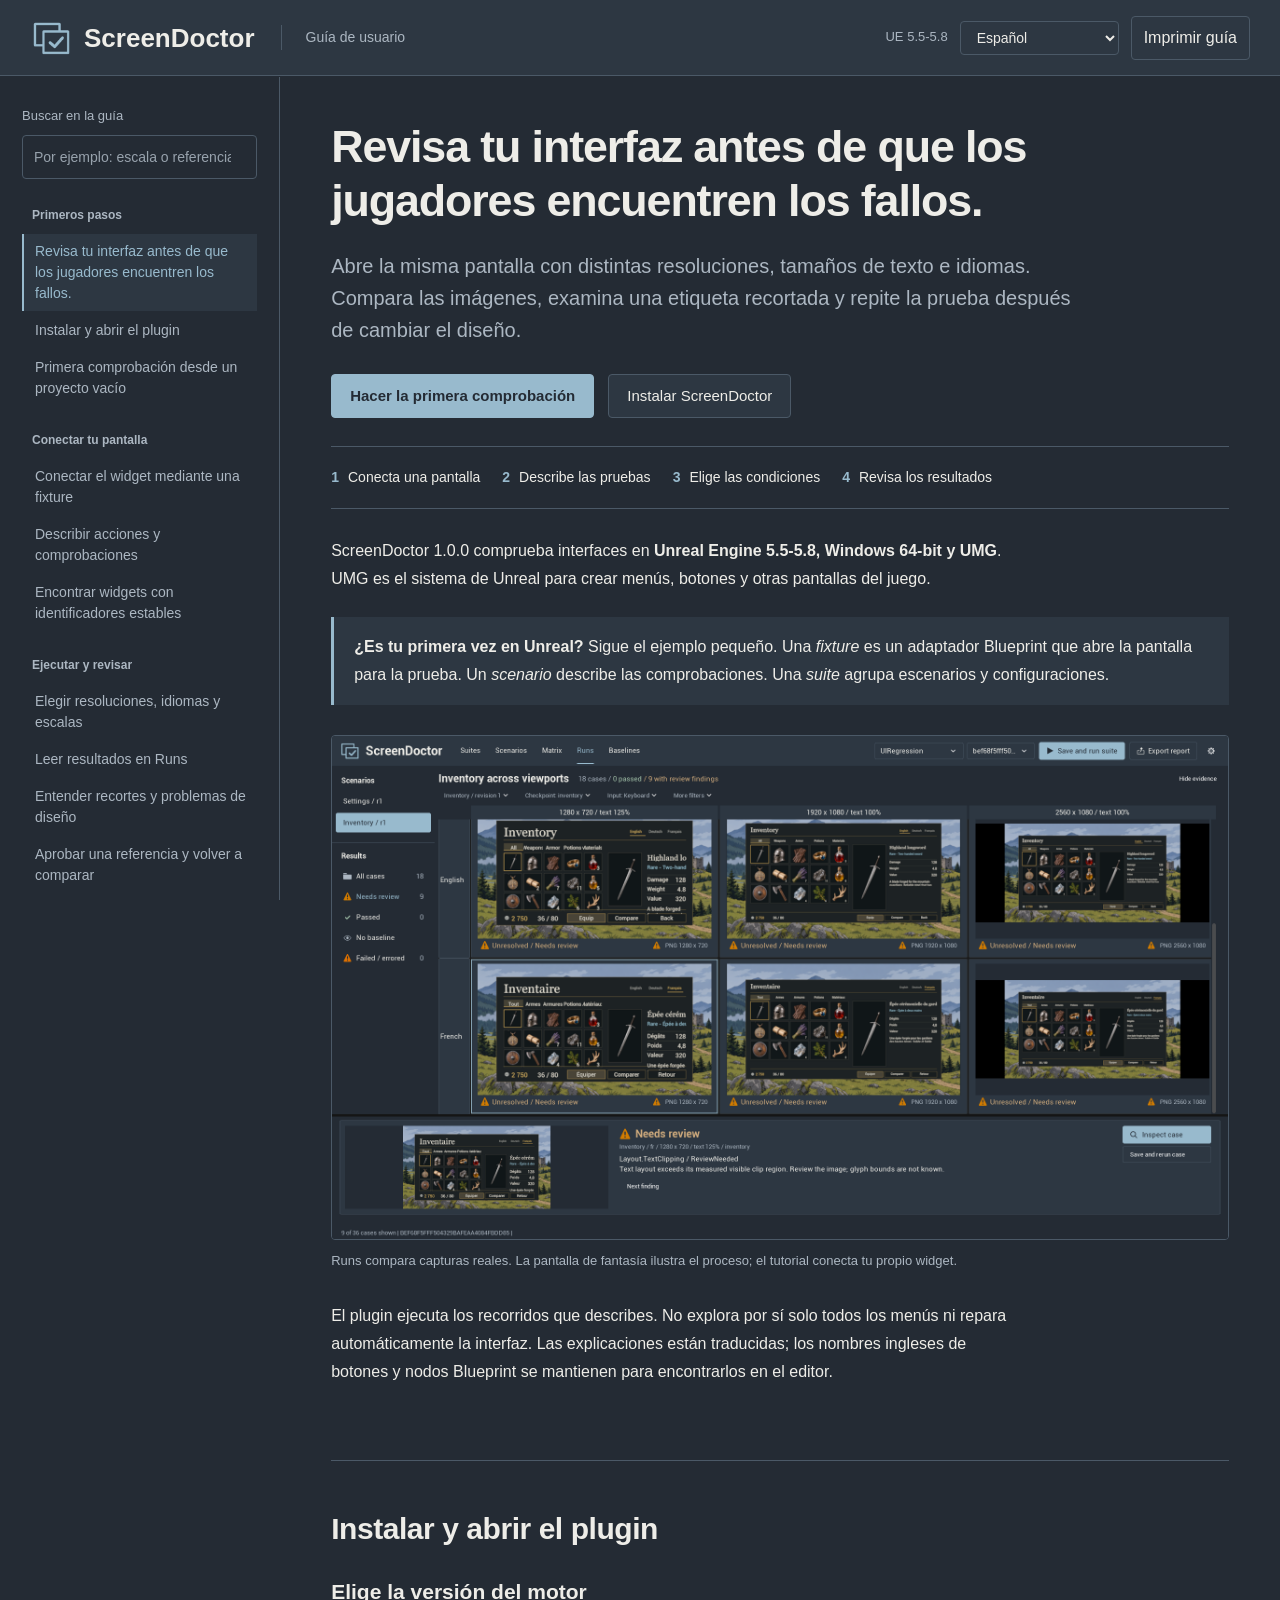
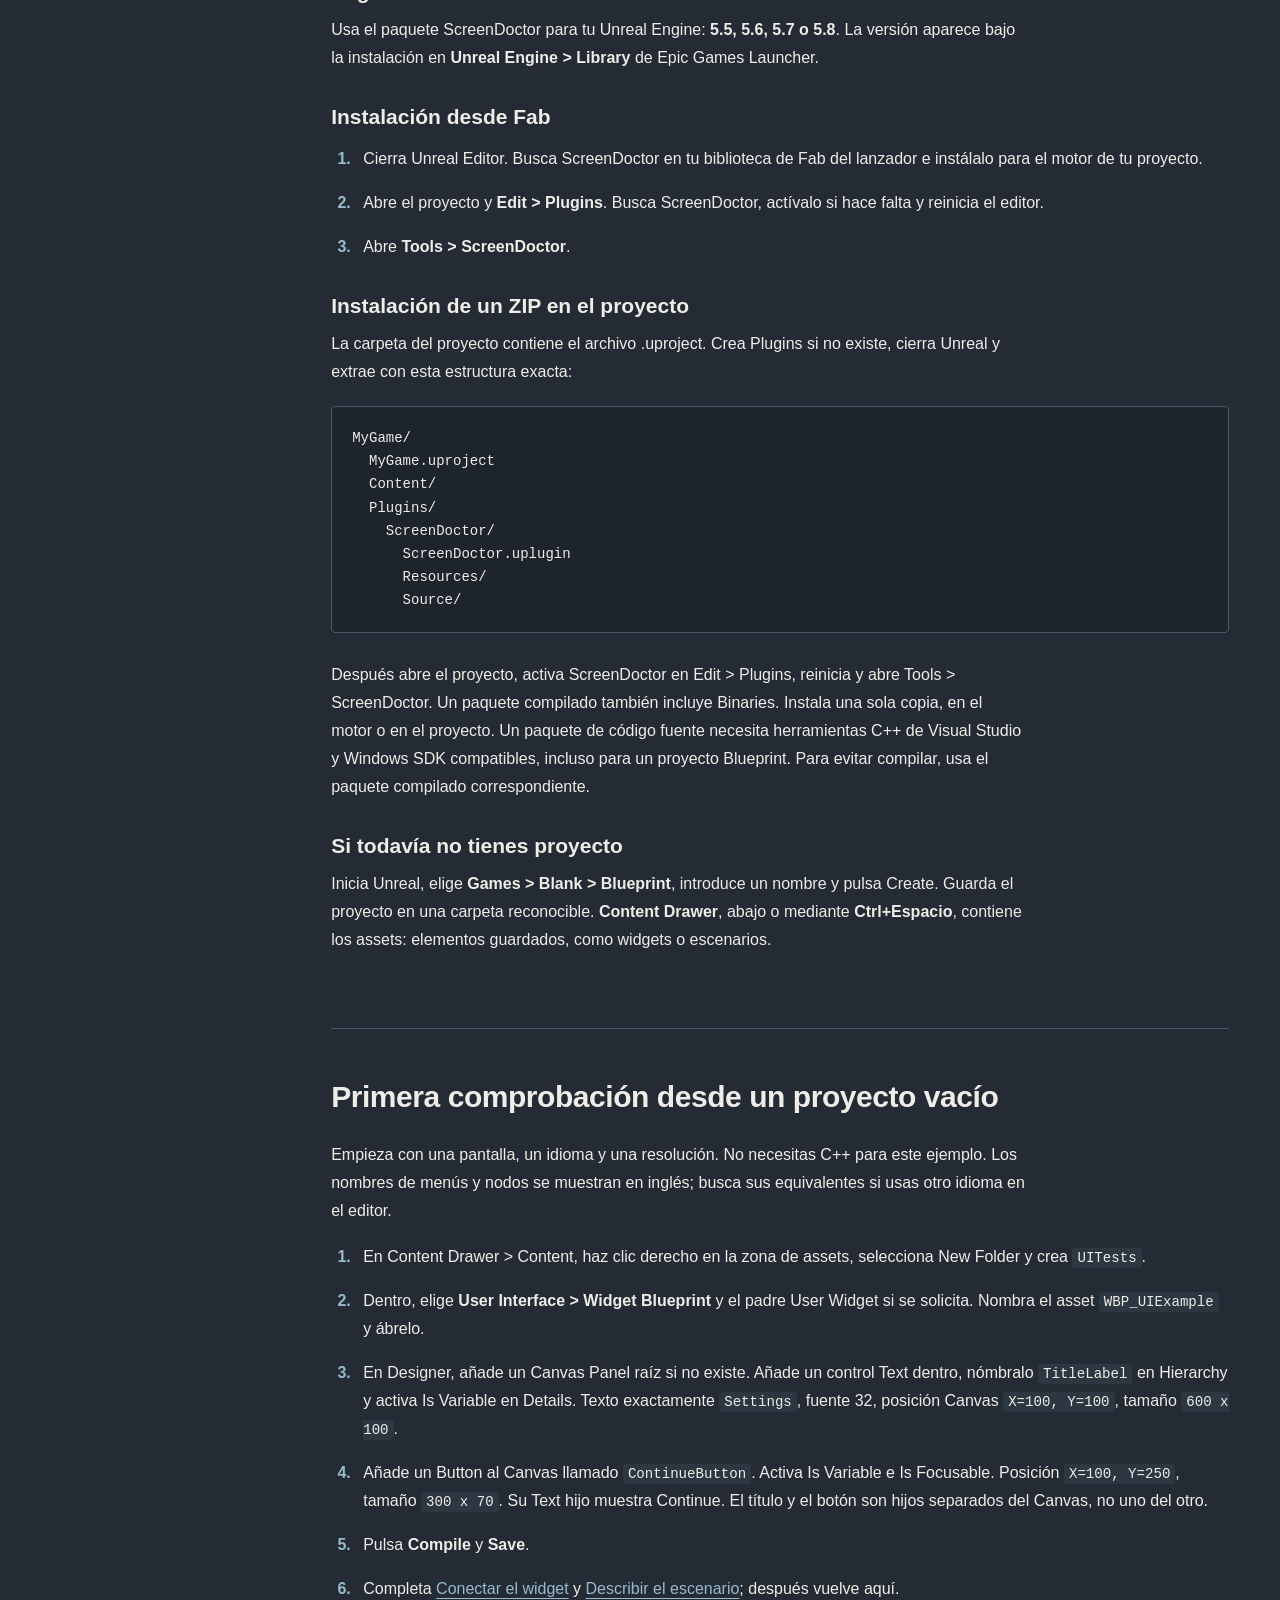
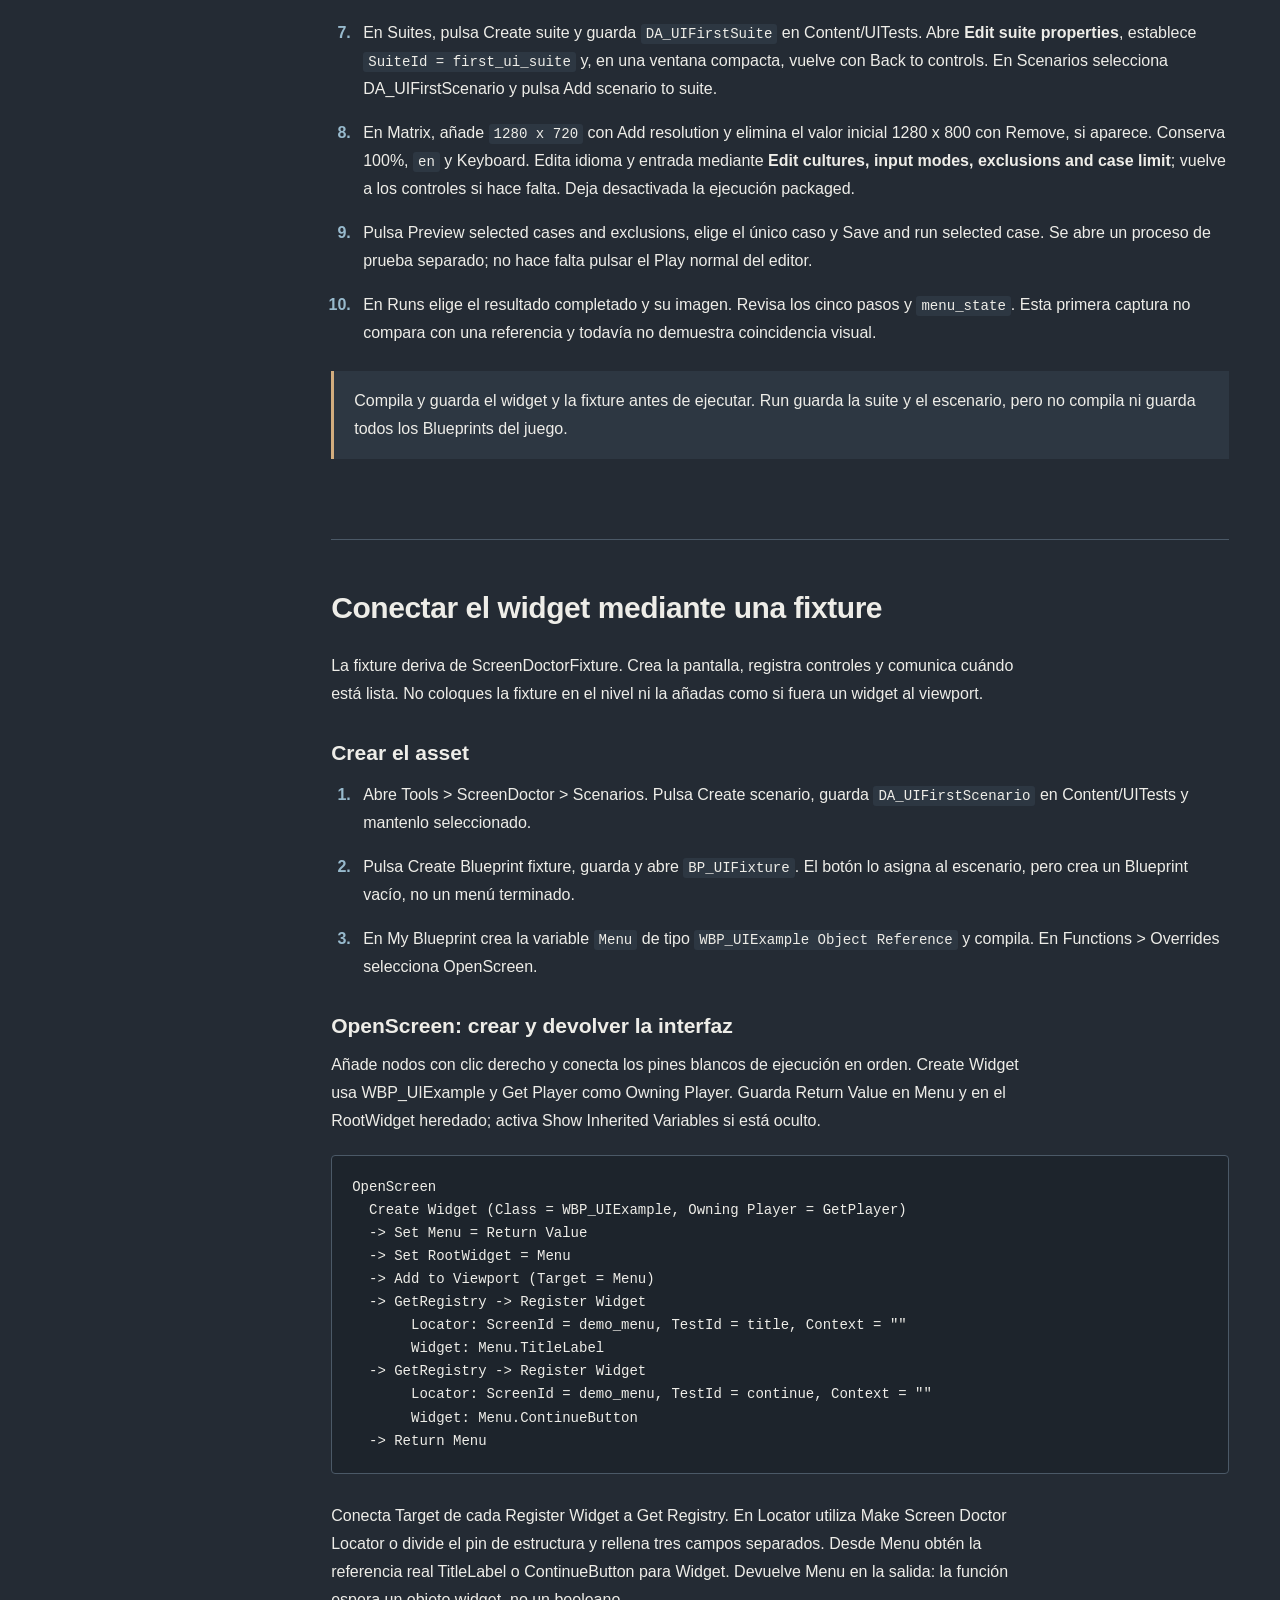
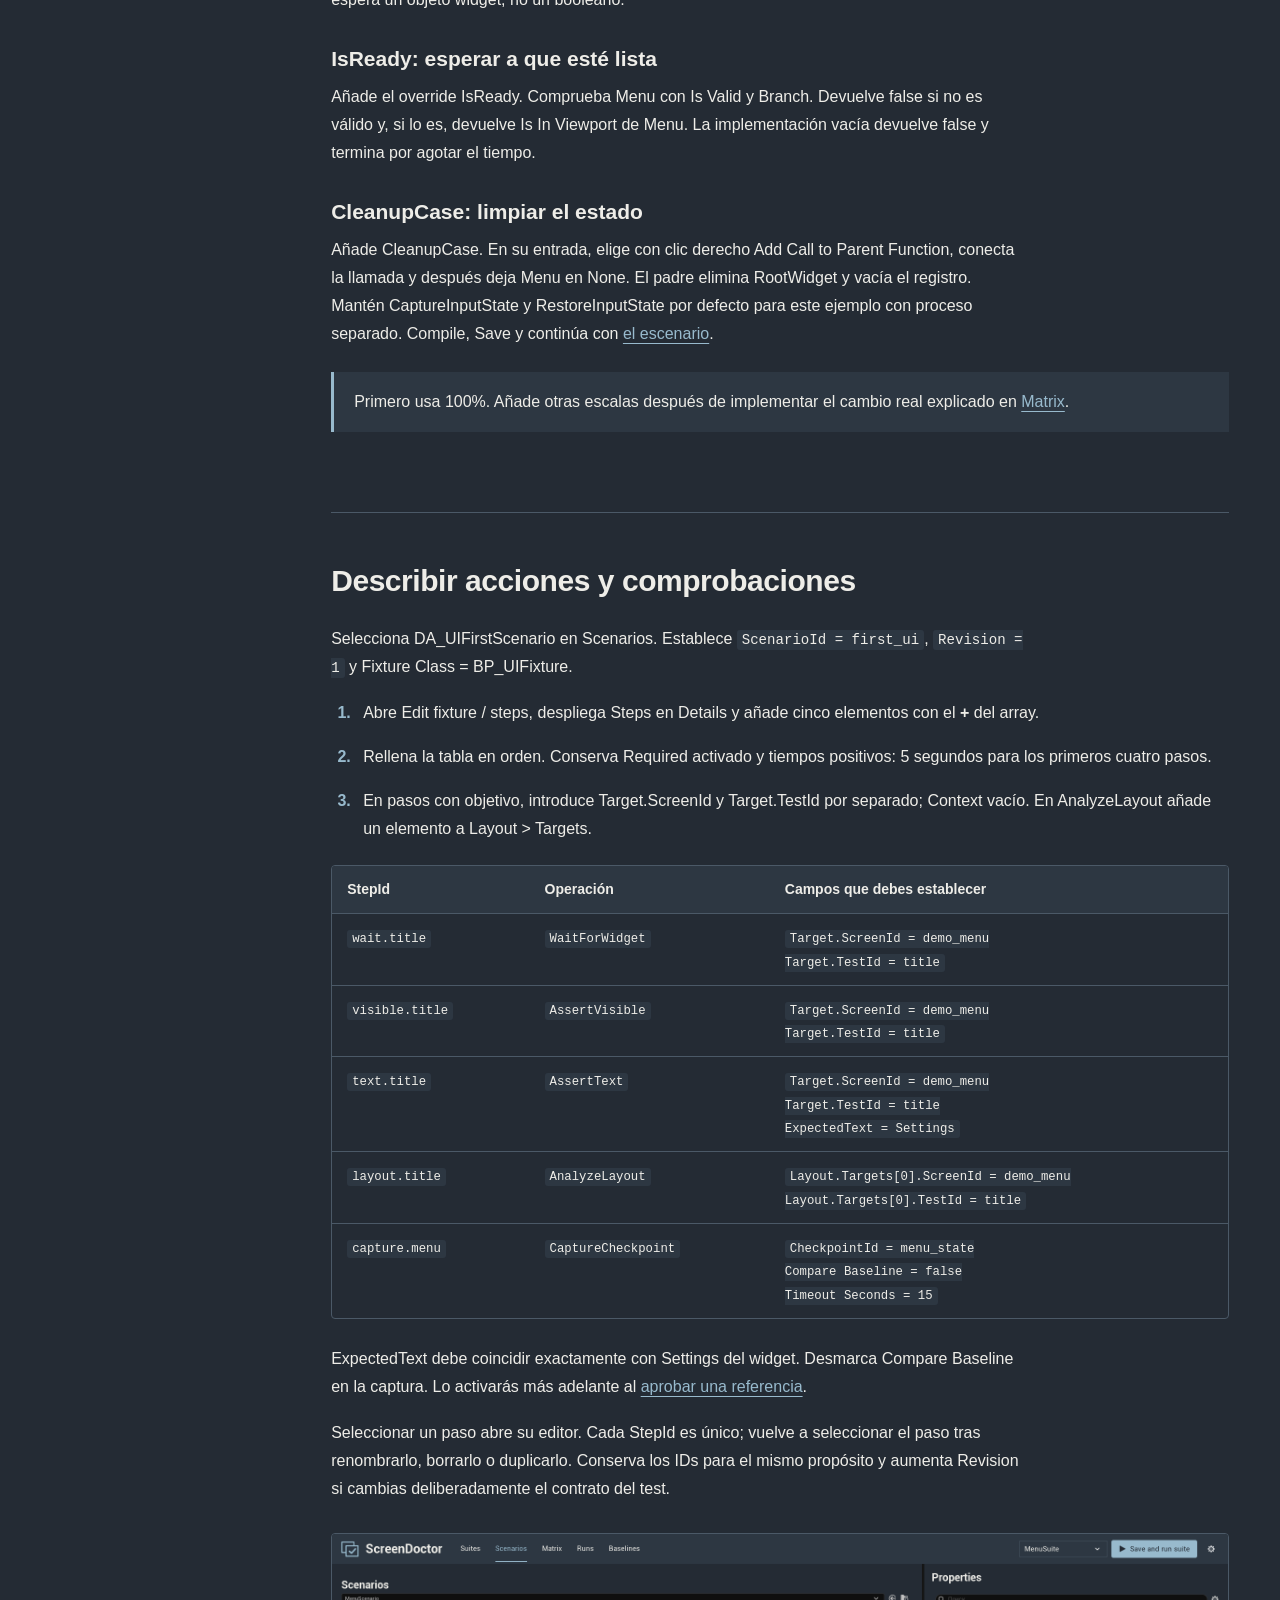
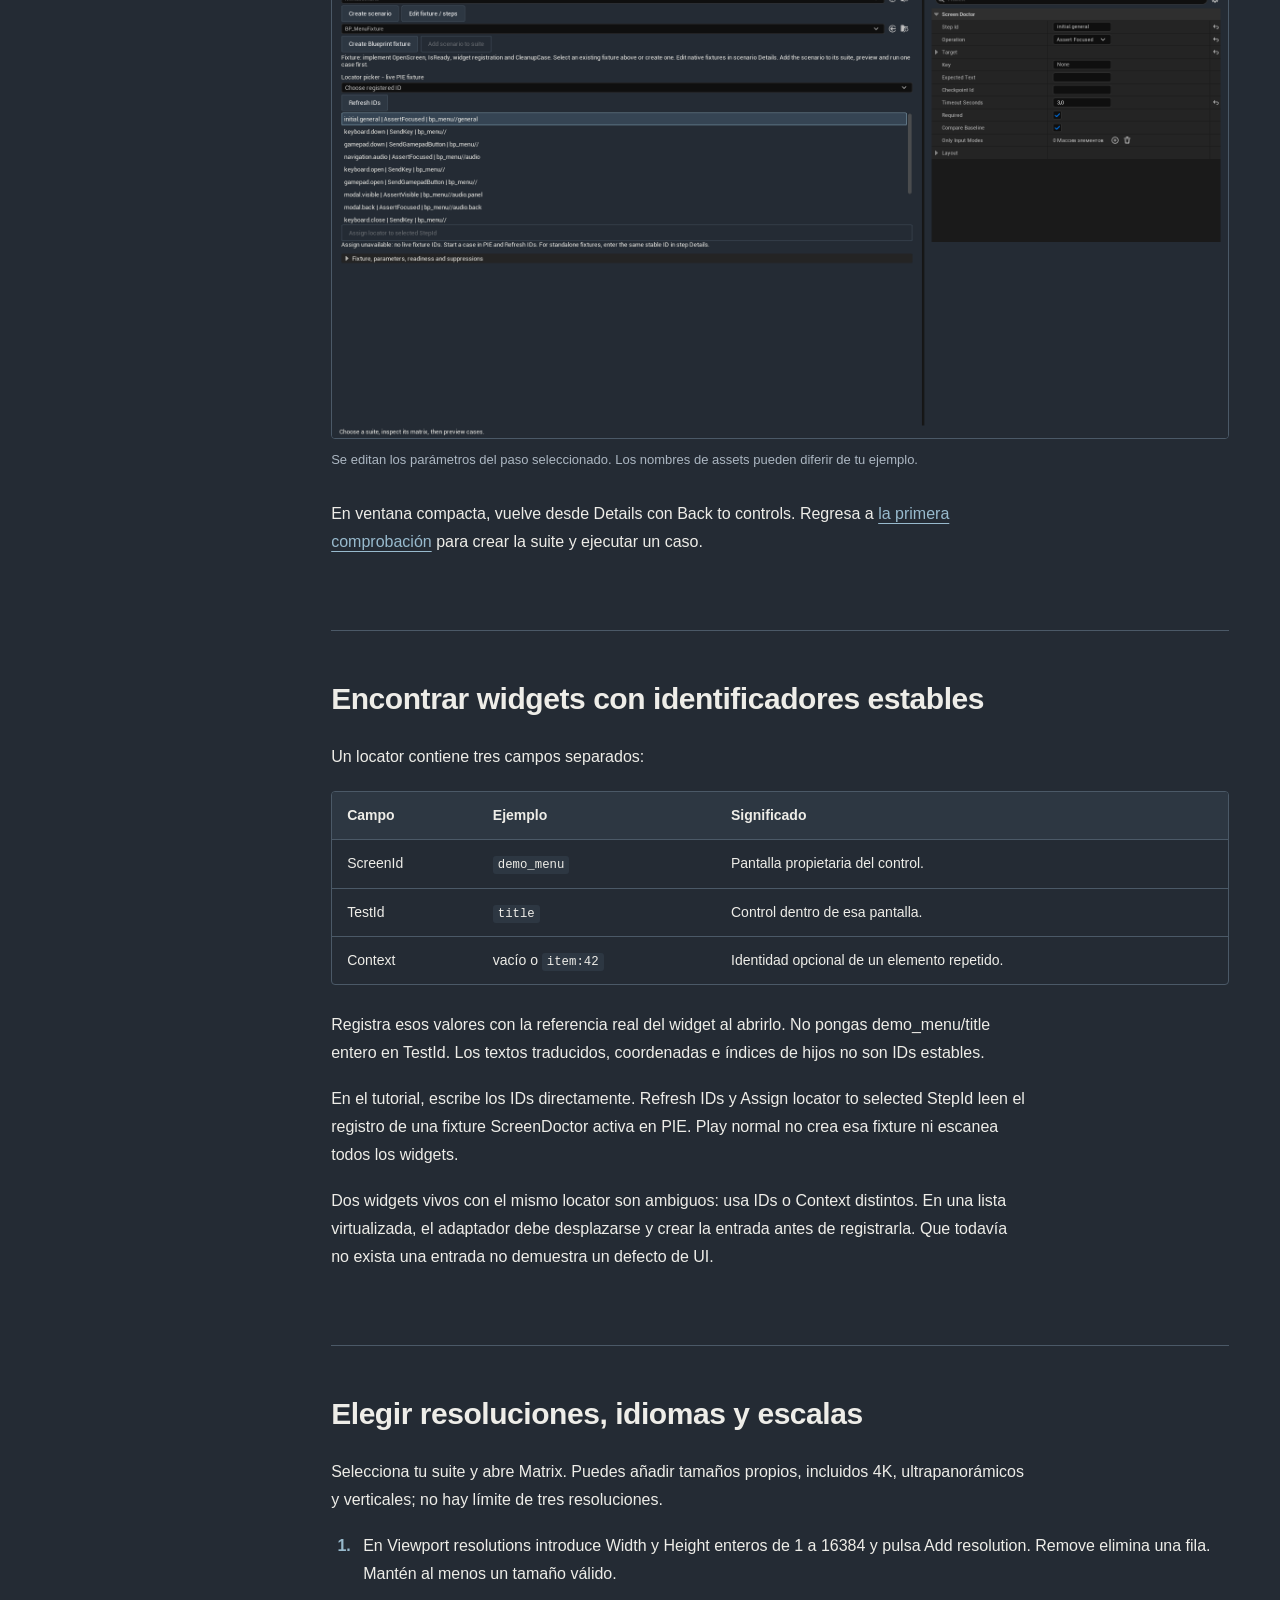
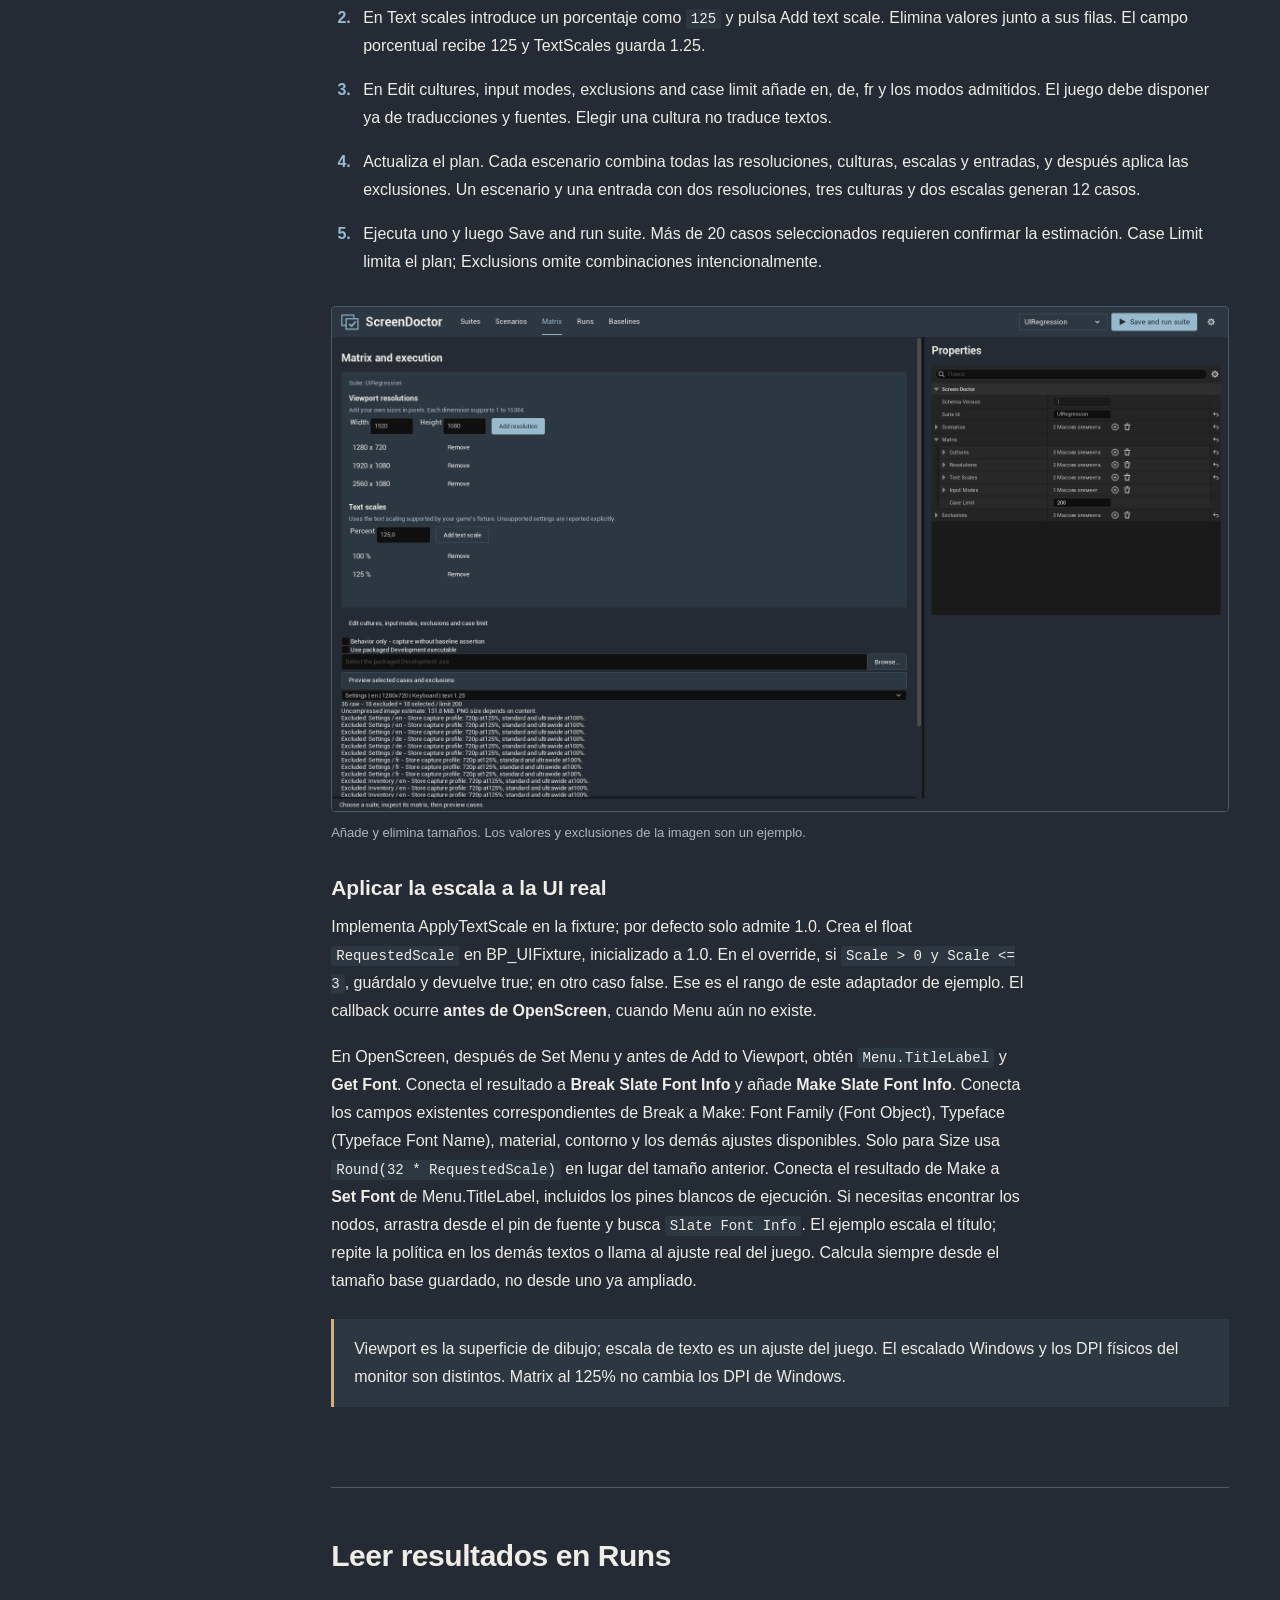
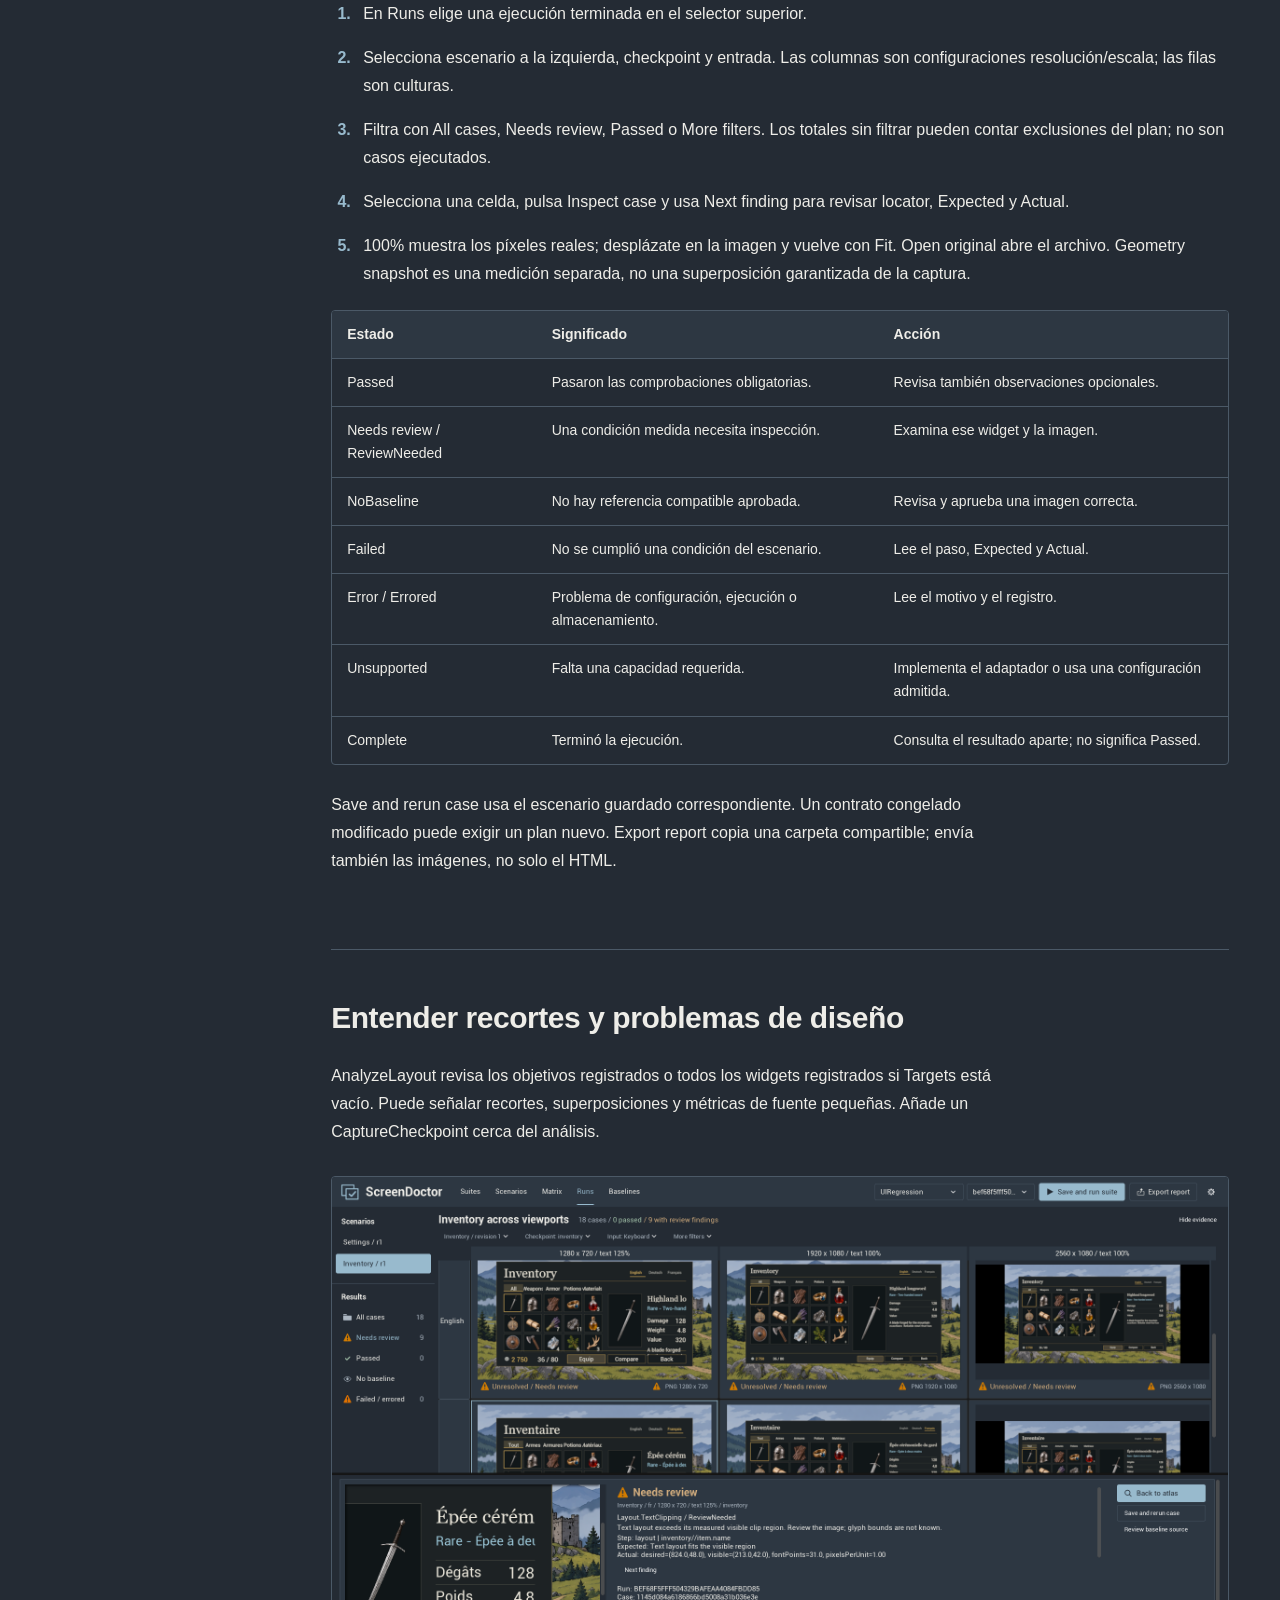
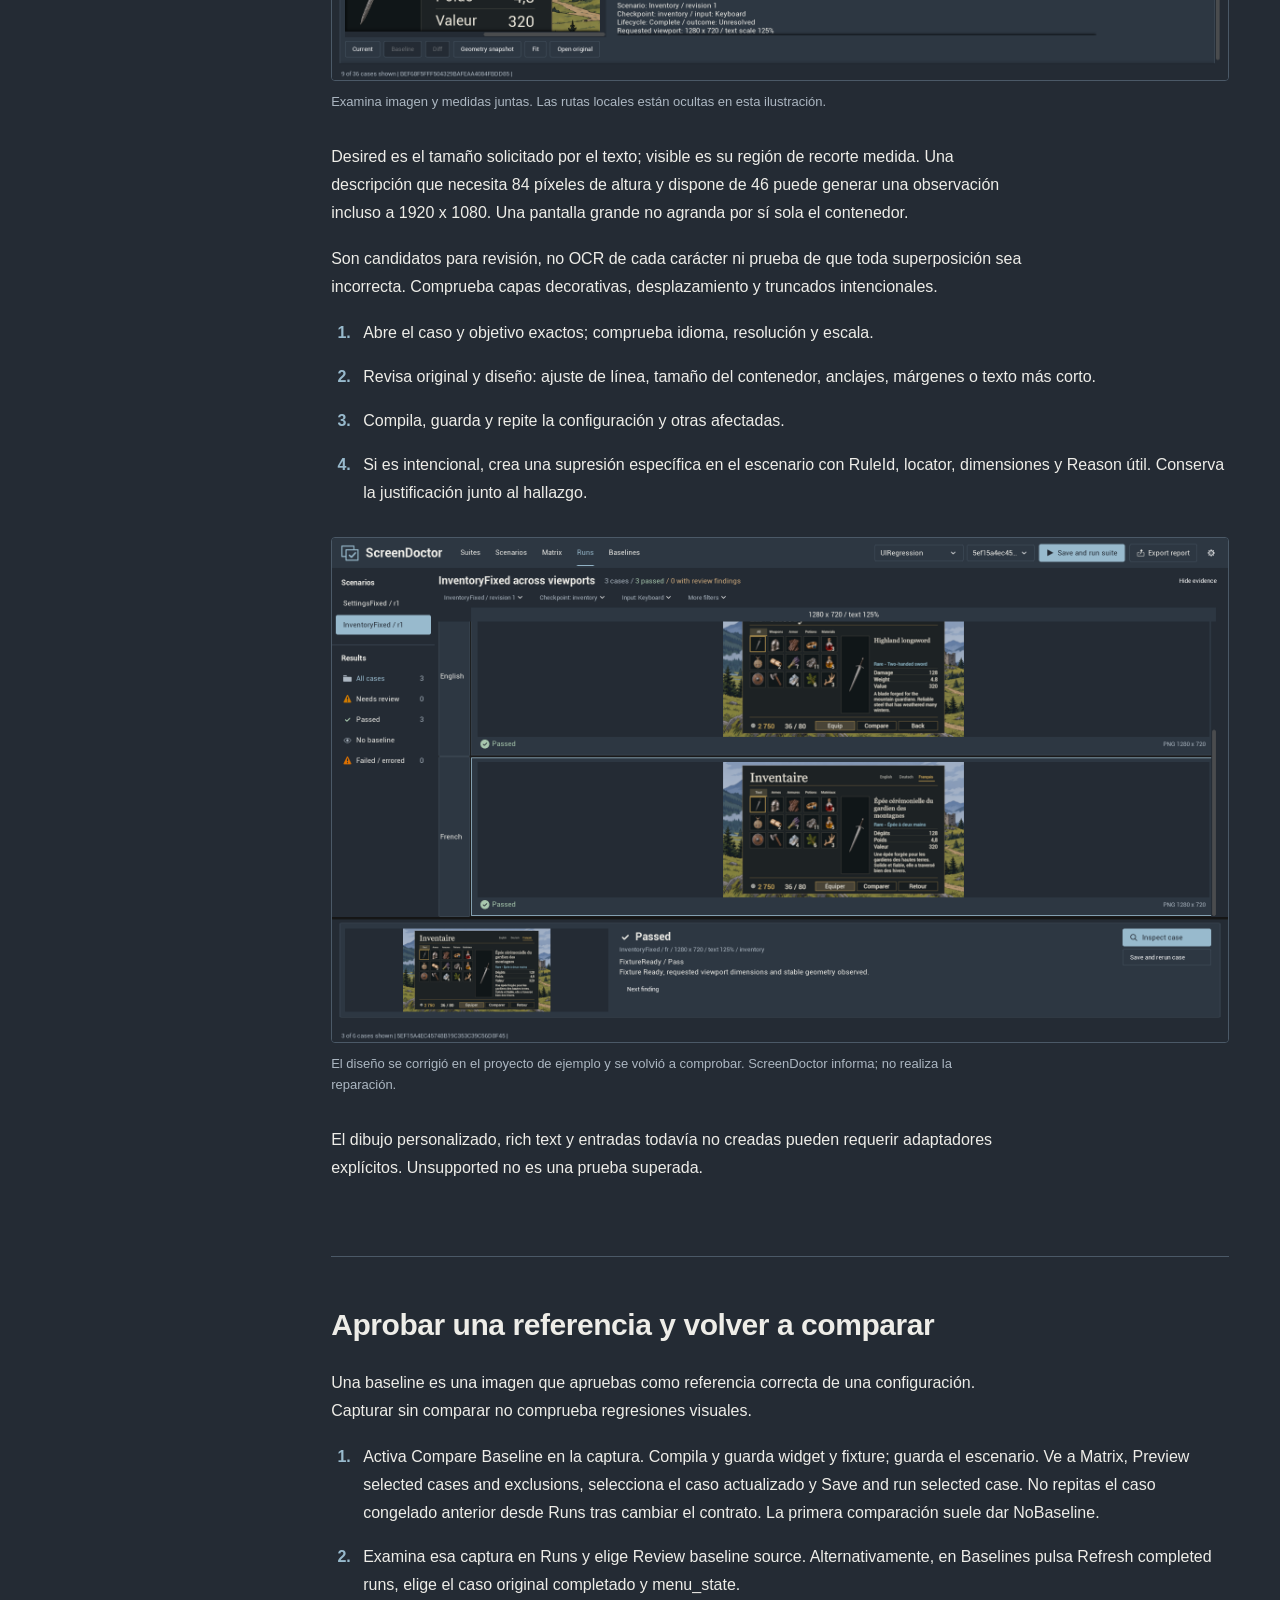
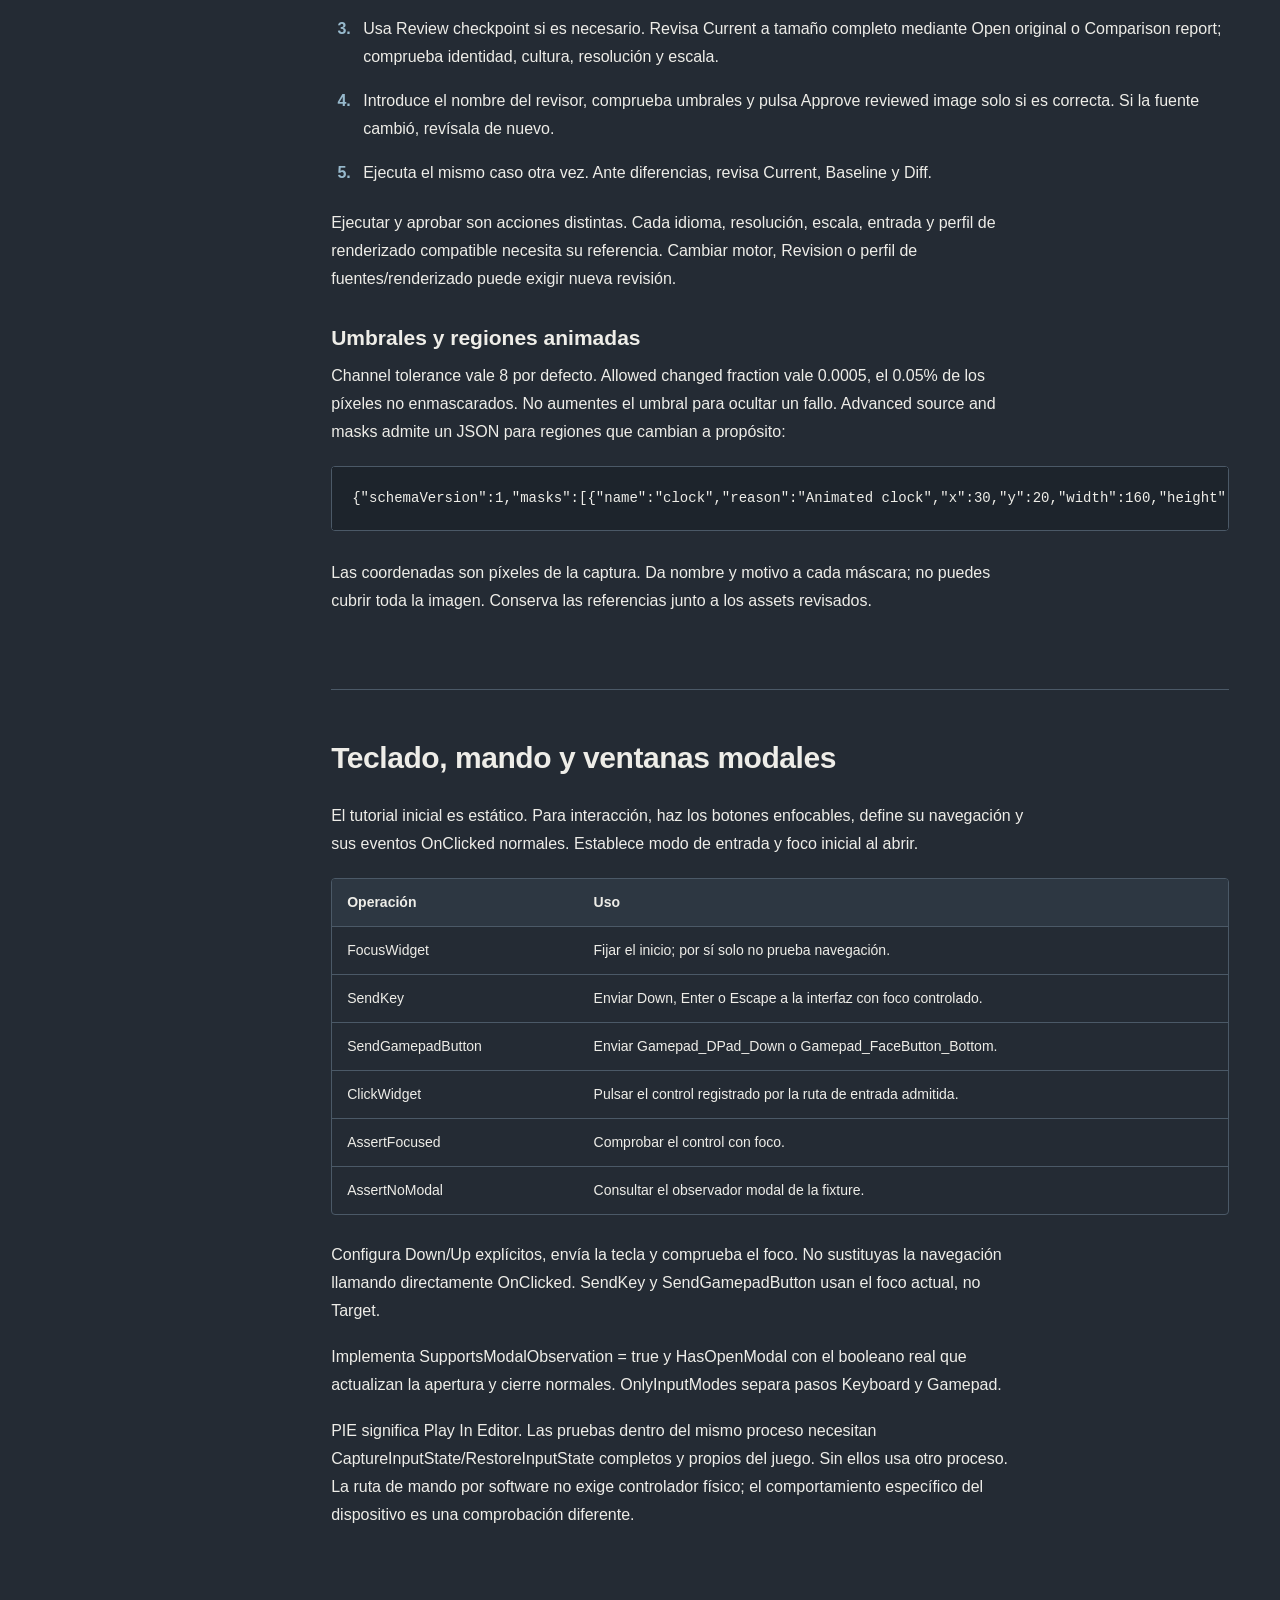
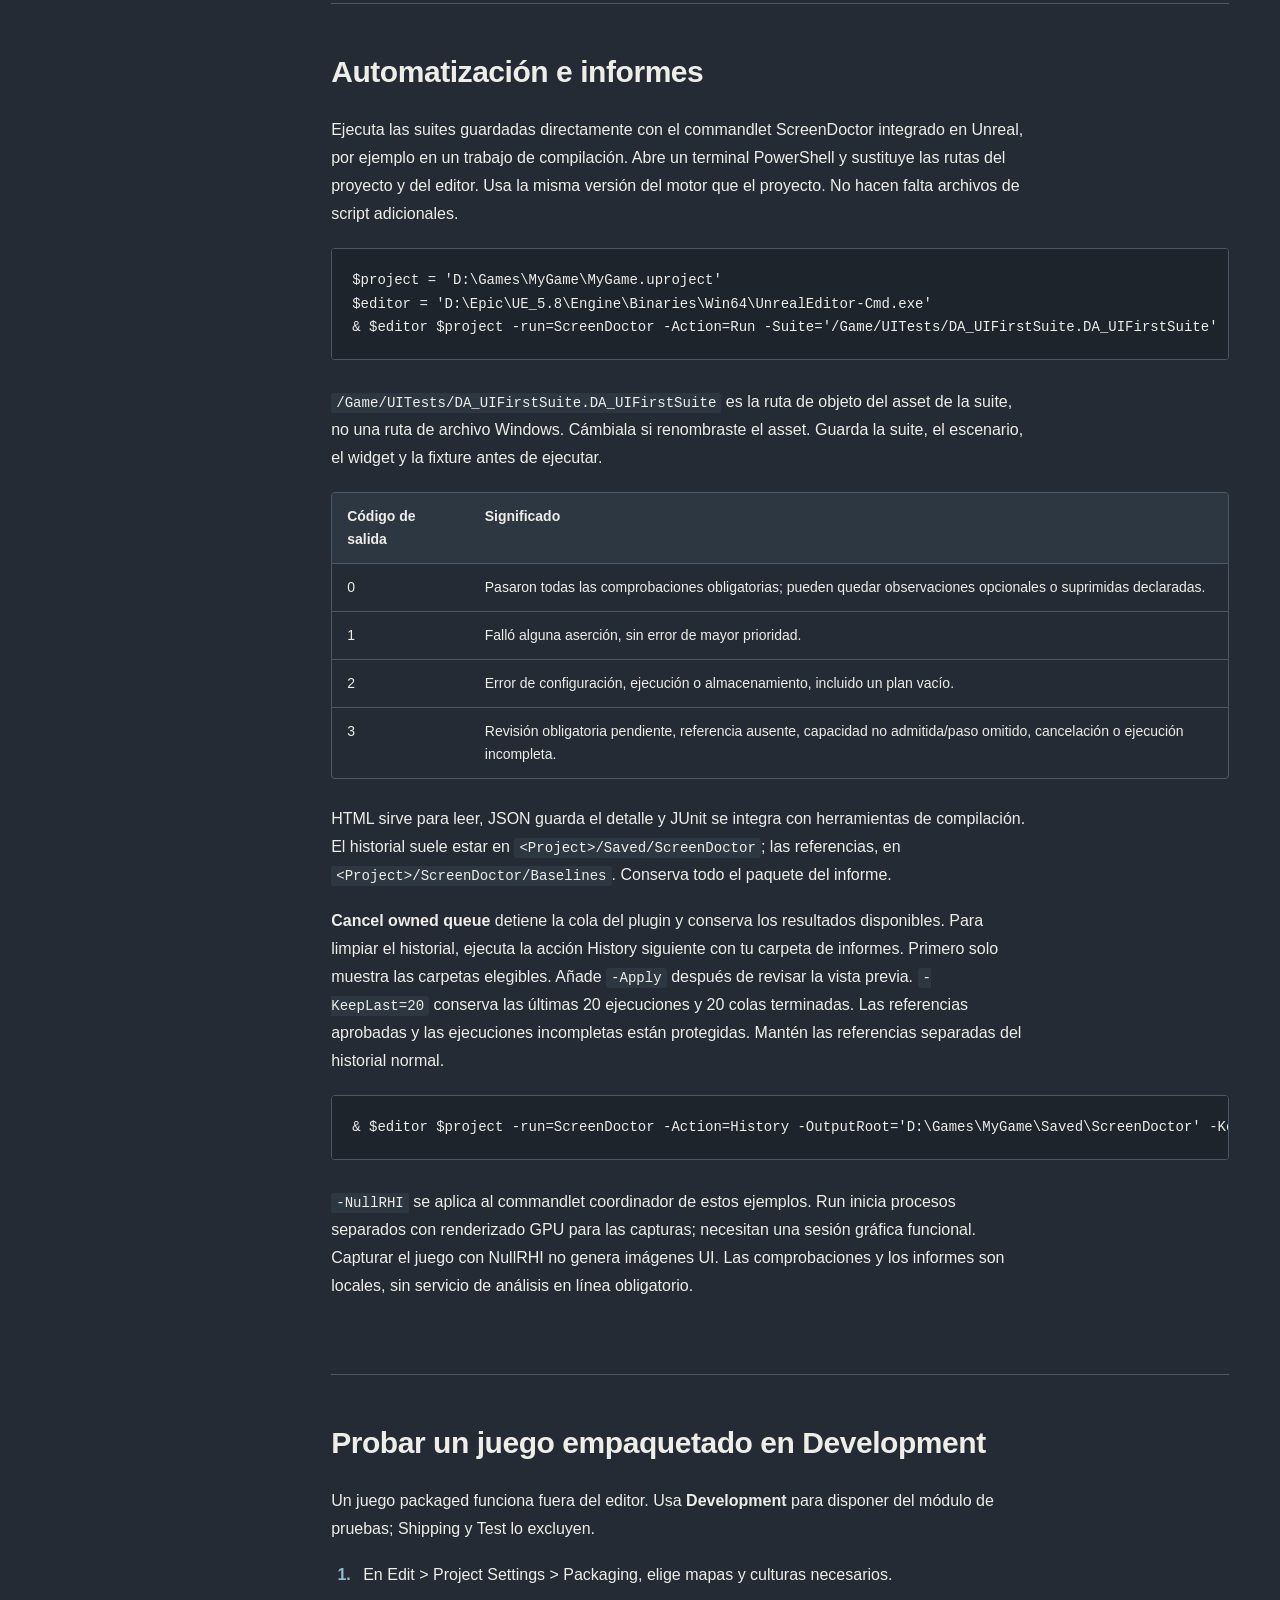
<file: es/index.html>
<!doctype html>
<html lang="es"><head><meta charset="utf-8"><meta name="viewport" content="width=device-width,initial-scale=1"><meta name="color-scheme" content="dark"><meta name="site-root" content="../"><meta name="description" content="Guía de ScreenDoctor: instalación, conexión de pantallas UMG, resoluciones e idiomas, revisión de problemas y aprobación de imágenes de referencia."><title>ScreenDoctor | Guía de usuario</title><link rel="icon" href="../assets/brand.png"><link rel="stylesheet" href="../assets/style.css"><script src="../assets/app.js" defer></script></head>
<body data-search-count="Capítulos encontrados: {count}" data-search-empty="No se encontraron capítulos. Prueba una consulta más corta.">
<a class="skip-link" href="#main">Ir a la documentación</a>
<header class="site-header"><a class="brand" href="#overview" aria-label="ScreenDoctor"><img src="../assets/brand.png" width="42" height="42" alt=""><span>ScreenDoctor</span></a><span class="header-label">Guía de usuario</span><div class="header-actions"><span class="version">UE 5.5-5.8</span><label class="language-picker"><span class="visually-hidden">Idioma de la guía</span><select id="doc-locale" aria-label="Idioma de la guía"><option value="en">English</option><option value="zh-Hans">简体中文</option><option value="ru">Русский</option><option value="es" selected>Español</option><option value="pt-BR">Português (Brasil)</option><option value="de">Deutsch</option><option value="ja">日本語</option><option value="fr">Français</option><option value="ko">한국어</option></select></label><button type="button" id="print-guide">Imprimir guía</button><button type="button" class="menu-button" id="menu-toggle" aria-controls="sidebar" aria-expanded="false">Menú</button></div></header>
<div class="site-layout"><aside class="sidebar" id="sidebar"><div class="search-box"><label for="doc-search">Buscar en la guía</label><input id="doc-search" type="search" placeholder="Por ejemplo: escala o referencia" autocomplete="off" aria-controls="search-results"><div id="search-results" hidden></div><p id="search-status" class="visually-hidden" role="status"></p></div><nav aria-label="Capítulos de la guía"><p class="nav-group">Primeros pasos</p><a href="#overview" aria-current="location">Revisa tu interfaz antes de que los jugadores encuentren los fallos.</a>
<a href="#installation">Instalar y abrir el plugin</a>
<a href="#first-check">Primera comprobación desde un proyecto vacío</a>
<p class="nav-group">Conectar tu pantalla</p><a href="#fixture">Conectar el widget mediante una fixture</a>
<a href="#scenarios">Describir acciones y comprobaciones</a>
<a href="#widgets">Encontrar widgets con identificadores estables</a>
<p class="nav-group">Ejecutar y revisar</p><a href="#matrix">Elegir resoluciones, idiomas y escalas</a>
<a href="#runs">Leer resultados en Runs</a>
<a href="#layout">Entender recortes y problemas de diseño</a>
<a href="#baselines">Aprobar una referencia y volver a comparar</a>
<p class="nav-group">Otros flujos de trabajo</p><a href="#input">Teclado, mando y ventanas modales</a>
<a href="#automation">Automatización e informes</a>
<a href="#packaging">Probar un juego empaquetado en Development</a>
<p class="nav-group">Ayuda y referencia</p><a href="#troubleshooting">Si algo no funciona</a>
<a href="#faq">Preguntas frecuentes</a>
<a href="#reference">Términos, pestañas y ayuda</a></nav><div class="sidebar-footer">ScreenDoctor 1.0.0<br>Unreal Engine 5.5 / 5.6 / 5.7 / 5.8<br>Windows 64-bit</div></aside><main id="main" tabindex="-1"><section class="doc-section overview" id="overview" aria-labelledby="overview-title"><h1 id="overview-title">Revisa tu interfaz antes de que los jugadores encuentren los fallos.</h1><p class="lead">Abre la misma pantalla con distintas resoluciones, tamaños de texto e idiomas. Compara las imágenes, examina una etiqueta recortada y repite la prueba después de cambiar el diseño.</p><div class="intro-actions"><a class="primary-link" href="#first-check">Hacer la primera comprobación</a><a class="secondary-link" href="#installation">Instalar ScreenDoctor</a></div><div class="workflow"><span><b>1</b> Conecta una pantalla</span><span><b>2</b> Describe las pruebas</span><span><b>3</b> Elige las condiciones</span><span><b>4</b> Revisa los resultados</span></div><p>ScreenDoctor 1.0.0 comprueba interfaces en <strong>Unreal Engine 5.5-5.8, Windows 64-bit y UMG</strong>. UMG es el sistema de Unreal para crear menús, botones y otras pantallas del juego.</p><div class="callout"><strong>¿Es tu primera vez en Unreal?</strong> Sigue el ejemplo pequeño. Una <em>fixture</em> es un adaptador Blueprint que abre la pantalla para la prueba. Un <em>scenario</em> describe las comprobaciones. Una <em>suite</em> agrupa escenarios y configuraciones.</div><figure class="screenshot"><a href="../assets/screens/inventory-comparison.png" target="_blank" rel="noopener"><img src="../assets/screens/inventory-comparison.png" alt="ScreenDoctor compara un inventario en tres resoluciones con filas en inglés y francés." width="1920" height="1080" loading="lazy"></a><figcaption>Runs compara capturas reales. La pantalla de fantasía ilustra el proceso; el tutorial conecta tu propio widget.</figcaption></figure><p>El plugin ejecuta los recorridos que describes. No explora por sí solo todos los menús ni repara automáticamente la interfaz. Las explicaciones están traducidas; los nombres ingleses de botones y nodos Blueprint se mantienen para encontrarlos en el editor.</p></section>
<section class="doc-section" id="installation" aria-labelledby="installation-title"><h2 id="installation-title">Instalar y abrir el plugin</h2><h3>Elige la versión del motor</h3><p>Usa el paquete ScreenDoctor para tu Unreal Engine: <strong>5.5, 5.6, 5.7 o 5.8</strong>. La versión aparece bajo la instalación en <strong>Unreal Engine &gt; Library</strong> de Epic Games Launcher.</p><h3>Instalación desde Fab</h3><ol class="steps"><li>Cierra Unreal Editor. Busca ScreenDoctor en tu biblioteca de Fab del lanzador e instálalo para el motor de tu proyecto.</li><li>Abre el proyecto y <strong>Edit &gt; Plugins</strong>. Busca ScreenDoctor, actívalo si hace falta y reinicia el editor.</li><li>Abre <strong>Tools &gt; ScreenDoctor</strong>.</li></ol><h3>Instalación de un ZIP en el proyecto</h3><p>La carpeta del proyecto contiene el archivo .uproject. Crea Plugins si no existe, cierra Unreal y extrae con esta estructura exacta:</p><pre><code>MyGame/
  MyGame.uproject
  Content/
  Plugins/
    ScreenDoctor/
      ScreenDoctor.uplugin
      Resources/
      Source/</code></pre><p>Después abre el proyecto, activa ScreenDoctor en Edit &gt; Plugins, reinicia y abre Tools &gt; ScreenDoctor. Un paquete compilado también incluye Binaries. Instala una sola copia, en el motor o en el proyecto. Un paquete de código fuente necesita herramientas C++ de Visual Studio y Windows SDK compatibles, incluso para un proyecto Blueprint. Para evitar compilar, usa el paquete compilado correspondiente.</p><h3>Si todavía no tienes proyecto</h3><p>Inicia Unreal, elige <strong>Games &gt; Blank &gt; Blueprint</strong>, introduce un nombre y pulsa Create. Guarda el proyecto en una carpeta reconocible. <strong>Content Drawer</strong>, abajo o mediante <strong>Ctrl+Espacio</strong>, contiene los assets: elementos guardados, como widgets o escenarios.</p></section>
<section class="doc-section" id="first-check" aria-labelledby="first-check-title"><h2 id="first-check-title">Primera comprobación desde un proyecto vacío</h2><p>Empieza con una pantalla, un idioma y una resolución. No necesitas C++ para este ejemplo. Los nombres de menús y nodos se muestran en inglés; busca sus equivalentes si usas otro idioma en el editor.</p><ol class="steps"><li>En Content Drawer &gt; Content, haz clic derecho en la zona de assets, selecciona New Folder y crea <code>UITests</code>.</li><li>Dentro, elige <strong>User Interface &gt; Widget Blueprint</strong> y el padre User Widget si se solicita. Nombra el asset <code>WBP_UIExample</code> y ábrelo.</li><li>En Designer, añade un Canvas Panel raíz si no existe. Añade un control Text dentro, nómbralo <code>TitleLabel</code> en Hierarchy y activa Is Variable en Details. Texto exactamente <code>Settings</code>, fuente 32, posición Canvas <code>X=100, Y=100</code>, tamaño <code>600 x 100</code>.</li><li>Añade un Button al Canvas llamado <code>ContinueButton</code>. Activa Is Variable e Is Focusable. Posición <code>X=100, Y=250</code>, tamaño <code>300 x 70</code>. Su Text hijo muestra Continue. El título y el botón son hijos separados del Canvas, no uno del otro.</li><li>Pulsa <strong>Compile</strong> y <strong>Save</strong>.</li><li>Completa <a href="#fixture">Conectar el widget</a> y <a href="#scenarios">Describir el escenario</a>; después vuelve aquí.</li><li>En Suites, pulsa Create suite y guarda <code>DA_UIFirstSuite</code> en Content/UITests. Abre <strong>Edit suite properties</strong>, establece <code>SuiteId = first_ui_suite</code> y, en una ventana compacta, vuelve con Back to controls. En Scenarios selecciona DA_UIFirstScenario y pulsa Add scenario to suite.</li><li>En Matrix, añade <code>1280 x 720</code> con Add resolution y elimina el valor inicial 1280 x 800 con Remove, si aparece. Conserva 100%, <code>en</code> y Keyboard. Edita idioma y entrada mediante <strong>Edit cultures, input modes, exclusions and case limit</strong>; vuelve a los controles si hace falta. Deja desactivada la ejecución packaged.</li><li>Pulsa Preview selected cases and exclusions, elige el único caso y Save and run selected case. Se abre un proceso de prueba separado; no hace falta pulsar el Play normal del editor.</li><li>En Runs elige el resultado completado y su imagen. Revisa los cinco pasos y <code>menu_state</code>. Esta primera captura no compara con una referencia y todavía no demuestra coincidencia visual.</li></ol><div class="callout warning">Compila y guarda el widget y la fixture antes de ejecutar. Run guarda la suite y el escenario, pero no compila ni guarda todos los Blueprints del juego.</div></section>
<section class="doc-section" id="fixture" aria-labelledby="fixture-title"><h2 id="fixture-title">Conectar el widget mediante una fixture</h2><p>La fixture deriva de ScreenDoctorFixture. Crea la pantalla, registra controles y comunica cuándo está lista. No coloques la fixture en el nivel ni la añadas como si fuera un widget al viewport.</p><h3>Crear el asset</h3><ol class="steps"><li>Abre Tools &gt; ScreenDoctor &gt; Scenarios. Pulsa Create scenario, guarda <code>DA_UIFirstScenario</code> en Content/UITests y mantenlo seleccionado.</li><li>Pulsa Create Blueprint fixture, guarda y abre <code>BP_UIFixture</code>. El botón lo asigna al escenario, pero crea un Blueprint vacío, no un menú terminado.</li><li>En My Blueprint crea la variable <code>Menu</code> de tipo <code>WBP_UIExample Object Reference</code> y compila. En Functions &gt; Overrides selecciona OpenScreen.</li></ol><h3>OpenScreen: crear y devolver la interfaz</h3><p>Añade nodos con clic derecho y conecta los pines blancos de ejecución en orden. Create Widget usa WBP_UIExample y Get Player como Owning Player. Guarda Return Value en Menu y en el RootWidget heredado; activa Show Inherited Variables si está oculto.</p><pre><code>OpenScreen
  Create Widget (Class = WBP_UIExample, Owning Player = GetPlayer)
  -&gt; Set Menu = Return Value
  -&gt; Set RootWidget = Menu
  -&gt; Add to Viewport (Target = Menu)
  -&gt; GetRegistry -&gt; Register Widget
       Locator: ScreenId = demo_menu, TestId = title, Context = ""
       Widget: Menu.TitleLabel
  -&gt; GetRegistry -&gt; Register Widget
       Locator: ScreenId = demo_menu, TestId = continue, Context = ""
       Widget: Menu.ContinueButton
  -&gt; Return Menu</code></pre><p>Conecta Target de cada Register Widget a Get Registry. En Locator utiliza Make Screen Doctor Locator o divide el pin de estructura y rellena tres campos separados. Desde Menu obtén la referencia real TitleLabel o ContinueButton para Widget. Devuelve Menu en la salida: la función espera un objeto widget, no un booleano.</p><h3>IsReady: esperar a que esté lista</h3><p>Añade el override IsReady. Comprueba Menu con Is Valid y Branch. Devuelve false si no es válido y, si lo es, devuelve Is In Viewport de Menu. La implementación vacía devuelve false y termina por agotar el tiempo.</p><h3>CleanupCase: limpiar el estado</h3><p>Añade CleanupCase. En su entrada, elige con clic derecho Add Call to Parent Function, conecta la llamada y después deja Menu en None. El padre elimina RootWidget y vacía el registro. Mantén CaptureInputState y RestoreInputState por defecto para este ejemplo con proceso separado. Compile, Save y continúa con <a href="#scenarios">el escenario</a>.</p><div class="callout">Primero usa 100%. Añade otras escalas después de implementar el cambio real explicado en <a href="#matrix">Matrix</a>.</div></section>
<section class="doc-section" id="scenarios" aria-labelledby="scenarios-title"><h2 id="scenarios-title">Describir acciones y comprobaciones</h2><p>Selecciona DA_UIFirstScenario en Scenarios. Establece <code>ScenarioId = first_ui</code>, <code>Revision = 1</code> y Fixture Class = BP_UIFixture.</p><ol class="steps"><li>Abre Edit fixture / steps, despliega Steps en Details y añade cinco elementos con el <strong>+</strong> del array.</li><li>Rellena la tabla en orden. Conserva Required activado y tiempos positivos: 5 segundos para los primeros cuatro pasos.</li><li>En pasos con objetivo, introduce Target.ScreenId y Target.TestId por separado; Context vacío. En AnalyzeLayout añade un elemento a Layout &gt; Targets.</li></ol><div class="table-scroll"><table><thead><tr><th scope="col">StepId</th><th scope="col">Operación</th><th scope="col">Campos que debes establecer</th></tr></thead><tbody><tr><td><code>wait.title</code></td><td><code>WaitForWidget</code></td><td><code>Target.ScreenId = demo_menu<br>Target.TestId = title</code></td></tr><tr><td><code>visible.title</code></td><td><code>AssertVisible</code></td><td><code>Target.ScreenId = demo_menu<br>Target.TestId = title</code></td></tr><tr><td><code>text.title</code></td><td><code>AssertText</code></td><td><code>Target.ScreenId = demo_menu<br>Target.TestId = title<br>ExpectedText = Settings</code></td></tr><tr><td><code>layout.title</code></td><td><code>AnalyzeLayout</code></td><td><code>Layout.Targets[0].ScreenId = demo_menu<br>Layout.Targets[0].TestId = title</code></td></tr><tr><td><code>capture.menu</code></td><td><code>CaptureCheckpoint</code></td><td><code>CheckpointId = menu_state<br>Compare Baseline = false<br>Timeout Seconds = 15</code></td></tr></tbody></table></div><p>ExpectedText debe coincidir exactamente con Settings del widget. Desmarca Compare Baseline en la captura. Lo activarás más adelante al <a href="#baselines">aprobar una referencia</a>.</p><p>Seleccionar un paso abre su editor. Cada StepId es único; vuelve a seleccionar el paso tras renombrarlo, borrarlo o duplicarlo. Conserva los IDs para el mismo propósito y aumenta Revision si cambias deliberadamente el contrato del test.</p><figure class="screenshot"><a href="../assets/screens/scenarios.png" target="_blank" rel="noopener"><img src="../assets/screens/scenarios.png" alt="Página Scenarios con lista y editor del paso seleccionado." width="1920" height="1080" loading="lazy"></a><figcaption>Se editan los parámetros del paso seleccionado. Los nombres de assets pueden diferir de tu ejemplo.</figcaption></figure><p>En ventana compacta, vuelve desde Details con Back to controls. Regresa a <a href="#first-check">la primera comprobación</a> para crear la suite y ejecutar un caso.</p></section>
<section class="doc-section" id="widgets" aria-labelledby="widgets-title"><h2 id="widgets-title">Encontrar widgets con identificadores estables</h2><p>Un locator contiene tres campos separados:</p><div class="table-scroll"><table><thead><tr><th scope="col">Campo</th><th scope="col">Ejemplo</th><th scope="col">Significado</th></tr></thead><tbody><tr><td>ScreenId</td><td><code>demo_menu</code></td><td>Pantalla propietaria del control.</td></tr><tr><td>TestId</td><td><code>title</code></td><td>Control dentro de esa pantalla.</td></tr><tr><td>Context</td><td>vacío o <code>item:42</code></td><td>Identidad opcional de un elemento repetido.</td></tr></tbody></table></div><p>Registra esos valores con la referencia real del widget al abrirlo. No pongas demo_menu/title entero en TestId. Los textos traducidos, coordenadas e índices de hijos no son IDs estables.</p><p>En el tutorial, escribe los IDs directamente. Refresh IDs y Assign locator to selected StepId leen el registro de una fixture ScreenDoctor activa en PIE. Play normal no crea esa fixture ni escanea todos los widgets.</p><p>Dos widgets vivos con el mismo locator son ambiguos: usa IDs o Context distintos. En una lista virtualizada, el adaptador debe desplazarse y crear la entrada antes de registrarla. Que todavía no exista una entrada no demuestra un defecto de UI.</p></section>
<section class="doc-section" id="matrix" aria-labelledby="matrix-title"><h2 id="matrix-title">Elegir resoluciones, idiomas y escalas</h2><p>Selecciona tu suite y abre Matrix. Puedes añadir tamaños propios, incluidos 4K, ultrapanorámicos y verticales; no hay límite de tres resoluciones.</p><ol class="steps"><li>En Viewport resolutions introduce Width y Height enteros de 1 a 16384 y pulsa Add resolution. Remove elimina una fila. Mantén al menos un tamaño válido.</li><li>En Text scales introduce un porcentaje como <code>125</code> y pulsa Add text scale. Elimina valores junto a sus filas. El campo porcentual recibe 125 y TextScales guarda 1.25.</li><li>En Edit cultures, input modes, exclusions and case limit añade en, de, fr y los modos admitidos. El juego debe disponer ya de traducciones y fuentes. Elegir una cultura no traduce textos.</li><li>Actualiza el plan. Cada escenario combina todas las resoluciones, culturas, escalas y entradas, y después aplica las exclusiones. Un escenario y una entrada con dos resoluciones, tres culturas y dos escalas generan 12 casos.</li><li>Ejecuta uno y luego Save and run suite. Más de 20 casos seleccionados requieren confirmar la estimación. Case Limit limita el plan; Exclusions omite combinaciones intencionalmente.</li></ol><figure class="screenshot"><a href="../assets/screens/matrix.png" target="_blank" rel="noopener"><img src="../assets/screens/matrix.png" alt="Matrix con campos para tamaños propios y escalas de texto." width="1920" height="1080" loading="lazy"></a><figcaption>Añade y elimina tamaños. Los valores y exclusiones de la imagen son un ejemplo.</figcaption></figure><h3>Aplicar la escala a la UI real</h3><p>Implementa ApplyTextScale en la fixture; por defecto solo admite 1.0. Crea el float <code>RequestedScale</code> en BP_UIFixture, inicializado a 1.0. En el override, si <code>Scale &gt; 0 y Scale &lt;= 3</code>, guárdalo y devuelve true; en otro caso false. Ese es el rango de este adaptador de ejemplo. El callback ocurre <strong>antes de OpenScreen</strong>, cuando Menu aún no existe.</p><p>En OpenScreen, después de Set Menu y antes de Add to Viewport, obtén <code>Menu.TitleLabel</code> y <strong>Get Font</strong>. Conecta el resultado a <strong>Break Slate Font Info</strong> y añade <strong>Make Slate Font Info</strong>. Conecta los campos existentes correspondientes de Break a Make: Font Family (Font Object), Typeface (Typeface Font Name), material, contorno y los demás ajustes disponibles. Solo para Size usa <code>Round(32 * RequestedScale)</code> en lugar del tamaño anterior. Conecta el resultado de Make a <strong>Set Font</strong> de Menu.TitleLabel, incluidos los pines blancos de ejecución. Si necesitas encontrar los nodos, arrastra desde el pin de fuente y busca <code>Slate Font Info</code>. El ejemplo escala el título; repite la política en los demás textos o llama al ajuste real del juego. Calcula siempre desde el tamaño base guardado, no desde uno ya ampliado.</p><div class="callout warning">Viewport es la superficie de dibujo; escala de texto es un ajuste del juego. El escalado Windows y los DPI físicos del monitor son distintos. Matrix al 125% no cambia los DPI de Windows.</div></section>
<section class="doc-section" id="runs" aria-labelledby="runs-title"><h2 id="runs-title">Leer resultados en Runs</h2><ol class="steps"><li>En Runs elige una ejecución terminada en el selector superior.</li><li>Selecciona escenario a la izquierda, checkpoint y entrada. Las columnas son configuraciones resolución/escala; las filas son culturas.</li><li>Filtra con All cases, Needs review, Passed o More filters. Los totales sin filtrar pueden contar exclusiones del plan; no son casos ejecutados.</li><li>Selecciona una celda, pulsa Inspect case y usa Next finding para revisar locator, Expected y Actual.</li><li>100% muestra los píxeles reales; desplázate en la imagen y vuelve con Fit. Open original abre el archivo. Geometry snapshot es una medición separada, no una superposición garantizada de la captura.</li></ol><div class="table-scroll"><table><thead><tr><th scope="col">Estado</th><th scope="col">Significado</th><th scope="col">Acción</th></tr></thead><tbody><tr><td>Passed</td><td>Pasaron las comprobaciones obligatorias.</td><td>Revisa también observaciones opcionales.</td></tr><tr><td>Needs review / ReviewNeeded</td><td>Una condición medida necesita inspección.</td><td>Examina ese widget y la imagen.</td></tr><tr><td>NoBaseline</td><td>No hay referencia compatible aprobada.</td><td>Revisa y aprueba una imagen correcta.</td></tr><tr><td>Failed</td><td>No se cumplió una condición del escenario.</td><td>Lee el paso, Expected y Actual.</td></tr><tr><td>Error / Errored</td><td>Problema de configuración, ejecución o almacenamiento.</td><td>Lee el motivo y el registro.</td></tr><tr><td>Unsupported</td><td>Falta una capacidad requerida.</td><td>Implementa el adaptador o usa una configuración admitida.</td></tr><tr><td>Complete</td><td>Terminó la ejecución.</td><td>Consulta el resultado aparte; no significa Passed.</td></tr></tbody></table></div><p>Save and rerun case usa el escenario guardado correspondiente. Un contrato congelado modificado puede exigir un plan nuevo. Export report copia una carpeta compartible; envía también las imágenes, no solo el HTML.</p></section>
<section class="doc-section" id="layout" aria-labelledby="layout-title"><h2 id="layout-title">Entender recortes y problemas de diseño</h2><p>AnalyzeLayout revisa los objetivos registrados o todos los widgets registrados si Targets está vacío. Puede señalar recortes, superposiciones y métricas de fuente pequeñas. Añade un CaptureCheckpoint cerca del análisis.</p><figure class="screenshot"><a href="../assets/screens/inventory-inspection.png" target="_blank" rel="noopener"><img src="../assets/screens/inventory-inspection.png" alt="Nombre francés recortado con locator y tamaños solicitado y visible." width="1920" height="1080" loading="lazy"></a><figcaption>Examina imagen y medidas juntas. Las rutas locales están ocultas en esta ilustración.</figcaption></figure><p>Desired es el tamaño solicitado por el texto; visible es su región de recorte medida. Una descripción que necesita 84 píxeles de altura y dispone de 46 puede generar una observación incluso a 1920 x 1080. Una pantalla grande no agranda por sí sola el contenedor.</p><p>Son candidatos para revisión, no OCR de cada carácter ni prueba de que toda superposición sea incorrecta. Comprueba capas decorativas, desplazamiento y truncados intencionales.</p><ol class="steps"><li>Abre el caso y objetivo exactos; comprueba idioma, resolución y escala.</li><li>Revisa original y diseño: ajuste de línea, tamaño del contenedor, anclajes, márgenes o texto más corto.</li><li>Compila, guarda y repite la configuración y otras afectadas.</li><li>Si es intencional, crea una supresión específica en el escenario con RuleId, locator, dimensiones y Reason útil. Conserva la justificación junto al hallazgo.</li></ol><figure class="screenshot"><a href="../assets/screens/corrected-inventory.png" target="_blank" rel="noopener"><img src="../assets/screens/corrected-inventory.png" alt="Inventario corregido por separado con Passed y sin observaciones en el escenario mostrado." width="1920" height="1080" loading="lazy"></a><figcaption>El diseño se corrigió en el proyecto de ejemplo y se volvió a comprobar. ScreenDoctor informa; no realiza la reparación.</figcaption></figure><p>El dibujo personalizado, rich text y entradas todavía no creadas pueden requerir adaptadores explícitos. Unsupported no es una prueba superada.</p></section>
<section class="doc-section" id="baselines" aria-labelledby="baselines-title"><h2 id="baselines-title">Aprobar una referencia y volver a comparar</h2><p>Una baseline es una imagen que apruebas como referencia correcta de una configuración. Capturar sin comparar no comprueba regresiones visuales.</p><ol class="steps"><li>Activa Compare Baseline en la captura. Compila y guarda widget y fixture; guarda el escenario. Ve a Matrix, Preview selected cases and exclusions, selecciona el caso actualizado y Save and run selected case. No repitas el caso congelado anterior desde Runs tras cambiar el contrato. La primera comparación suele dar NoBaseline.</li><li>Examina esa captura en Runs y elige Review baseline source. Alternativamente, en Baselines pulsa Refresh completed runs, elige el caso original completado y menu_state.</li><li>Usa Review checkpoint si es necesario. Revisa Current a tamaño completo mediante Open original o Comparison report; comprueba identidad, cultura, resolución y escala.</li><li>Introduce el nombre del revisor, comprueba umbrales y pulsa Approve reviewed image solo si es correcta. Si la fuente cambió, revísala de nuevo.</li><li>Ejecuta el mismo caso otra vez. Ante diferencias, revisa Current, Baseline y Diff.</li></ol><p>Ejecutar y aprobar son acciones distintas. Cada idioma, resolución, escala, entrada y perfil de renderizado compatible necesita su referencia. Cambiar motor, Revision o perfil de fuentes/renderizado puede exigir nueva revisión.</p><h3>Umbrales y regiones animadas</h3><p>Channel tolerance vale 8 por defecto. Allowed changed fraction vale 0.0005, el 0.05% de los píxeles no enmascarados. No aumentes el umbral para ocultar un fallo. Advanced source and masks admite un JSON para regiones que cambian a propósito:</p><pre><code>{"schemaVersion":1,"masks":[{"name":"clock","reason":"Animated clock","x":30,"y":20,"width":160,"height":40}]}</code></pre><p>Las coordenadas son píxeles de la captura. Da nombre y motivo a cada máscara; no puedes cubrir toda la imagen. Conserva las referencias junto a los assets revisados.</p></section>
<section class="doc-section" id="input" aria-labelledby="input-title"><h2 id="input-title">Teclado, mando y ventanas modales</h2><p>El tutorial inicial es estático. Para interacción, haz los botones enfocables, define su navegación y sus eventos OnClicked normales. Establece modo de entrada y foco inicial al abrir.</p><div class="table-scroll"><table><thead><tr><th scope="col">Operación</th><th scope="col">Uso</th></tr></thead><tbody><tr><td>FocusWidget</td><td>Fijar el inicio; por sí solo no prueba navegación.</td></tr><tr><td>SendKey</td><td>Enviar Down, Enter o Escape a la interfaz con foco controlado.</td></tr><tr><td>SendGamepadButton</td><td>Enviar Gamepad_DPad_Down o Gamepad_FaceButton_Bottom.</td></tr><tr><td>ClickWidget</td><td>Pulsar el control registrado por la ruta de entrada admitida.</td></tr><tr><td>AssertFocused</td><td>Comprobar el control con foco.</td></tr><tr><td>AssertNoModal</td><td>Consultar el observador modal de la fixture.</td></tr></tbody></table></div><p>Configura Down/Up explícitos, envía la tecla y comprueba el foco. No sustituyas la navegación llamando directamente OnClicked. SendKey y SendGamepadButton usan el foco actual, no Target.</p><p>Implementa SupportsModalObservation = true y HasOpenModal con el booleano real que actualizan la apertura y cierre normales. OnlyInputModes separa pasos Keyboard y Gamepad.</p><p>PIE significa Play In Editor. Las pruebas dentro del mismo proceso necesitan CaptureInputState/RestoreInputState completos y propios del juego. Sin ellos usa otro proceso. La ruta de mando por software no exige controlador físico; el comportamiento específico del dispositivo es una comprobación diferente.</p></section>
<section class="doc-section" id="automation" aria-labelledby="automation-title"><h2 id="automation-title">Automatización e informes</h2><p>Ejecuta las suites guardadas directamente con el commandlet ScreenDoctor integrado en Unreal, por ejemplo en un trabajo de compilación. Abre un terminal PowerShell y sustituye las rutas del proyecto y del editor. Usa la misma versión del motor que el proyecto. No hacen falta archivos de script adicionales.</p><pre><code>$project = 'D:\Games\MyGame\MyGame.uproject'
$editor = 'D:\Epic\UE_5.8\Engine\Binaries\Win64\UnrealEditor-Cmd.exe'
&amp; $editor $project -run=ScreenDoctor -Action=Run -Suite='/Game/UITests/DA_UIFirstSuite.DA_UIFirstSuite' -Mode=EditorStandalone -NullRHI -unattended</code></pre><p><code>/Game/UITests/DA_UIFirstSuite.DA_UIFirstSuite</code> es la ruta de objeto del asset de la suite, no una ruta de archivo Windows. Cámbiala si renombraste el asset. Guarda la suite, el escenario, el widget y la fixture antes de ejecutar.</p><div class="table-scroll"><table><thead><tr><th scope="col">Código de salida</th><th scope="col">Significado</th></tr></thead><tbody><tr><td>0</td><td>Pasaron todas las comprobaciones obligatorias; pueden quedar observaciones opcionales o suprimidas declaradas.</td></tr><tr><td>1</td><td>Falló alguna aserción, sin error de mayor prioridad.</td></tr><tr><td>2</td><td>Error de configuración, ejecución o almacenamiento, incluido un plan vacío.</td></tr><tr><td>3</td><td>Revisión obligatoria pendiente, referencia ausente, capacidad no admitida/paso omitido, cancelación o ejecución incompleta.</td></tr></tbody></table></div><p>HTML sirve para leer, JSON guarda el detalle y JUnit se integra con herramientas de compilación. El historial suele estar en <code>&lt;Project&gt;/Saved/ScreenDoctor</code>; las referencias, en <code>&lt;Project&gt;/ScreenDoctor/Baselines</code>. Conserva todo el paquete del informe.</p><p><strong>Cancel owned queue</strong> detiene la cola del plugin y conserva los resultados disponibles. Para limpiar el historial, ejecuta la acción History siguiente con tu carpeta de informes. Primero solo muestra las carpetas elegibles. Añade <code>-Apply</code> después de revisar la vista previa. <code>-KeepLast=20</code> conserva las últimas 20 ejecuciones y 20 colas terminadas. Las referencias aprobadas y las ejecuciones incompletas están protegidas. Mantén las referencias separadas del historial normal.</p><pre><code>&amp; $editor $project -run=ScreenDoctor -Action=History -OutputRoot='D:\Games\MyGame\Saved\ScreenDoctor' -KeepLast=20 -NullRHI -unattended</code></pre><p><code>-NullRHI</code> se aplica al commandlet coordinador de estos ejemplos. Run inicia procesos separados con renderizado GPU para las capturas; necesitan una sesión gráfica funcional. Capturar el juego con NullRHI no genera imágenes UI. Las comprobaciones y los informes son locales, sin servicio de análisis en línea obligatorio.</p></section>
<section class="doc-section" id="packaging" aria-labelledby="packaging-title"><h2 id="packaging-title">Probar un juego empaquetado en Development</h2><p>Un juego packaged funciona fuera del editor. Usa <strong>Development</strong> para disponer del módulo de pruebas; Shipping y Test lo excluyen.</p><ol class="steps"><li>En Edit &gt; Project Settings &gt; Packaging, elige mapas y culturas necesarios.</li><li>Incluye la carpeta con fixture, widget, scenario y suite en Additional Asset Directories to Cook si no se referencia de otra forma. En este ejemplo es <code>/Game/UITests</code>. Cook prepara los assets para el juego; que existan en el editor no garantiza su inclusión.</li><li>Compila Win64 Development con las herramientas que necesita tu instalación Unreal.</li><li>En Matrix activa Use packaged Development executable, pulsa Browse... y elige el .exe Development real.</li><li>Revisa el plan, ejecuta un caso y verifica viewport, cultura y archivos antes de toda la suite.</li></ol><p>Incluye las traducciones y fuentes del idioma. La guía cubre UE 5.5-5.8: mantén versiones compatibles de motor y plugin durante ejecución y revisión de referencias.</p></section>
<section class="doc-section" id="troubleshooting" aria-labelledby="troubleshooting-title"><h2 id="troubleshooting-title">Si algo no funciona</h2><div class="table-scroll"><table><thead><tr><th scope="col">Síntoma</th><th scope="col">Qué revisar primero</th></tr></thead><tbody><tr><td>Falta ScreenDoctor en Tools.</td><td>Actívalo en Edit > Plugins, reinicia y revisa versión y estructura de ScreenDoctor.uplugin.</td></tr><tr><td>Faltan módulos.</td><td>Usa binarios correspondientes o compila con las herramientas C++; evita instalaciones duplicadas.</td></tr><tr><td>Run desactivado o plan vacío.</td><td>Selecciona suite, añade scenario, asigna fixture y pasos; deja un valor por eje de Matrix y lee el motivo.</td></tr><tr><td>No se abre la pantalla o se agota el tiempo.</td><td>Implementa OpenScreen/IsReady, devuelve Menu, asigna RootWidget y Add to Viewport; compila y guarda ambos Blueprints.</td></tr><tr><td>No se encuentra el objetivo.</td><td>Revisa ScreenId, TestId, Context, referencia viva, IDs duplicados y creación de la entrada.</td></tr><tr><td>125% no admitido o sin efecto.</td><td>Implementa ApplyTextScale; guarda antes de OpenScreen y aplica después de Create Widget. Empieza con 100%.</td></tr><tr><td>Cambia la cultura, pero no el texto.</td><td>Prepara FText/String Tables localizables, traducciones y fuentes; Matrix no traduce.</td></tr><tr><td>Primera captura NoBaseline.</td><td>Examina la imagen correcta, apruébala explícitamente y repite ese caso.</td></tr><tr><td>Pantalla grande aún Needs review.</td><td>El contenedor concreto del texto puede seguir siendo demasiado pequeño.</td></tr><tr><td>Baseline o Diff desactivado.</td><td>Falta ese artefacto para el caso; revisa el estado, no se sustituye por otra imagen.</td></tr><tr><td>No hay captura o falla la escritura.</td><td>Revisa GPU, espacio, permisos y error; conserva recuperación y registro disponibles.</td></tr><tr><td>Foco o modal Unsupported.</td><td>Implementa el adaptador de observación o entrada; no lo conviertas en éxito.</td></tr></tbody></table></div></section>
<section class="doc-section" id="faq" aria-labelledby="faq-title"><h2 id="faq-title">Preguntas frecuentes</h2><details><summary>¿Puedo usar más de tres resoluciones?</summary><p>Sí. Añade y elimina tamaños en Matrix. Tres columnas de ejemplo no son un límite.</p></details><details><summary>¿125% cambia el escalado de Windows?</summary><p>No. Solicita la escala de texto implementada por el juego o la fixture. Los DPI del monitor son independientes.</p></details><details><summary>¿La instalación conecta todos los menús?</summary><p>No. Conecta pantallas o familias de pantallas con una fixture, IDs estables y pasos. El tutorial empieza con un widget pequeño.</p></details><details><summary>¿Needs review confirma un fallo?</summary><p>No. Examina imagen y medidas: una truncación o superposición puede ser intencional.</p></details><details><summary>¿Repetir la prueba aprueba la imagen?</summary><p>No. Hace falta revisión separada y Approve reviewed image.</p></details><details><summary>¿Se incluyen la pantalla de fantasía y los assets del tutorial?</summary><p>La pantalla de fantasía pertenece a un proyecto ilustrativo aparte. Creas el ejemplo UMG siguiendo esta guía; instalar el plugin no genera esos assets del juego.</p></details><details><summary>¿Necesito una cuenta de análisis en la nube?</summary><p>No. ScreenDoctor ejecuta las pruebas en Unreal y escribe informes locales.</p></details></section>
<section class="doc-section" id="reference" aria-labelledby="reference-title"><h2 id="reference-title">Términos, pestañas y ayuda</h2><div class="table-scroll"><table><thead><tr><th scope="col">Término</th><th scope="col">Significado</th></tr></thead><tbody><tr><td>Suites</td><td>Crear y elegir conjuntos y gestionar escenarios.</td></tr><tr><td>Scenarios</td><td>Elegir fixture y editar pasos.</td></tr><tr><td>Matrix</td><td>Configurar condiciones, previsualizar y ejecutar.</td></tr><tr><td>Runs</td><td>Comparar capturas y examinar comprobaciones.</td></tr><tr><td>Baselines</td><td>Revisar y aprobar imágenes de referencia.</td></tr><tr><td>Fixture</td><td>Adaptador que abre, observa y limpia una pantalla.</td></tr><tr><td>Case</td><td>Un escenario con una combinación de cultura, resolución, escala y entrada.</td></tr><tr><td>Checkpoint</td><td>Paso CaptureCheckpoint con nombre que conserva una imagen.</td></tr><tr><td>Revision</td><td>Versión del contrato del escenario, distinta del plugin.</td></tr><tr><td>Blueprint / Compile / Save</td><td>Asset de programación visual; Compile actualiza el grafo ejecutable y Save lo guarda.</td></tr></tbody></table></div><p>ScreenDoctor <strong>1.0.0</strong>, Unreal Engine <strong>5.5-5.8</strong>, Windows 64-bit, UMG y capturas SDR. Mantén versiones coherentes al mover el proyecto. Para pedir ayuda incluye versiones, reproducción breve y carpeta completa del informe. Revisa imágenes y rutas antes de compartir información privada.</p><p>Busca desde la barra lateral o con <strong>Ctrl+K</strong>. <strong>Imprimir guía</strong> permite guardar PDF desde el navegador. Cambiar idioma conserva el capítulo sin modificar el idioma del juego o del editor.</p></section><footer class="page-footer"><a href="#overview">Volver al principio</a><span>Copyright NexusForgeUE. All Rights Reserved.</span></footer></main></div>
</body></html>
</file>
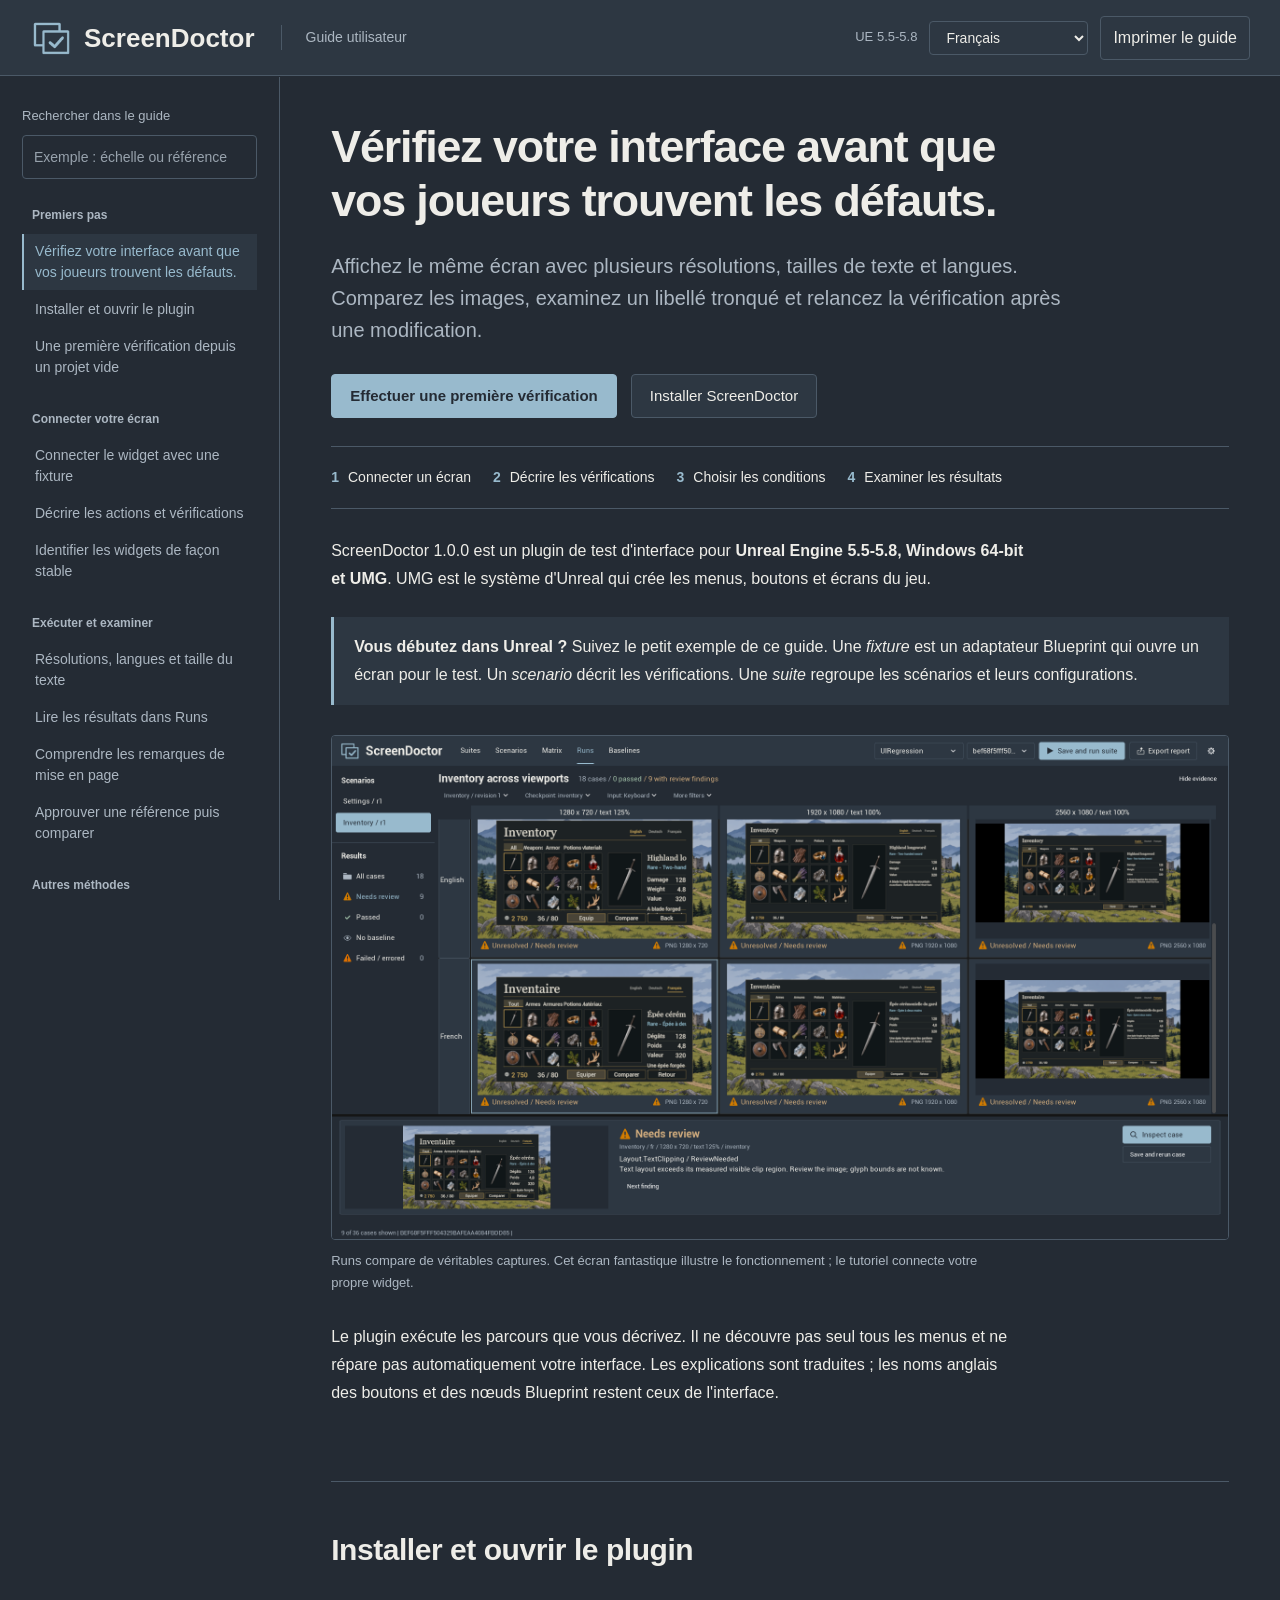
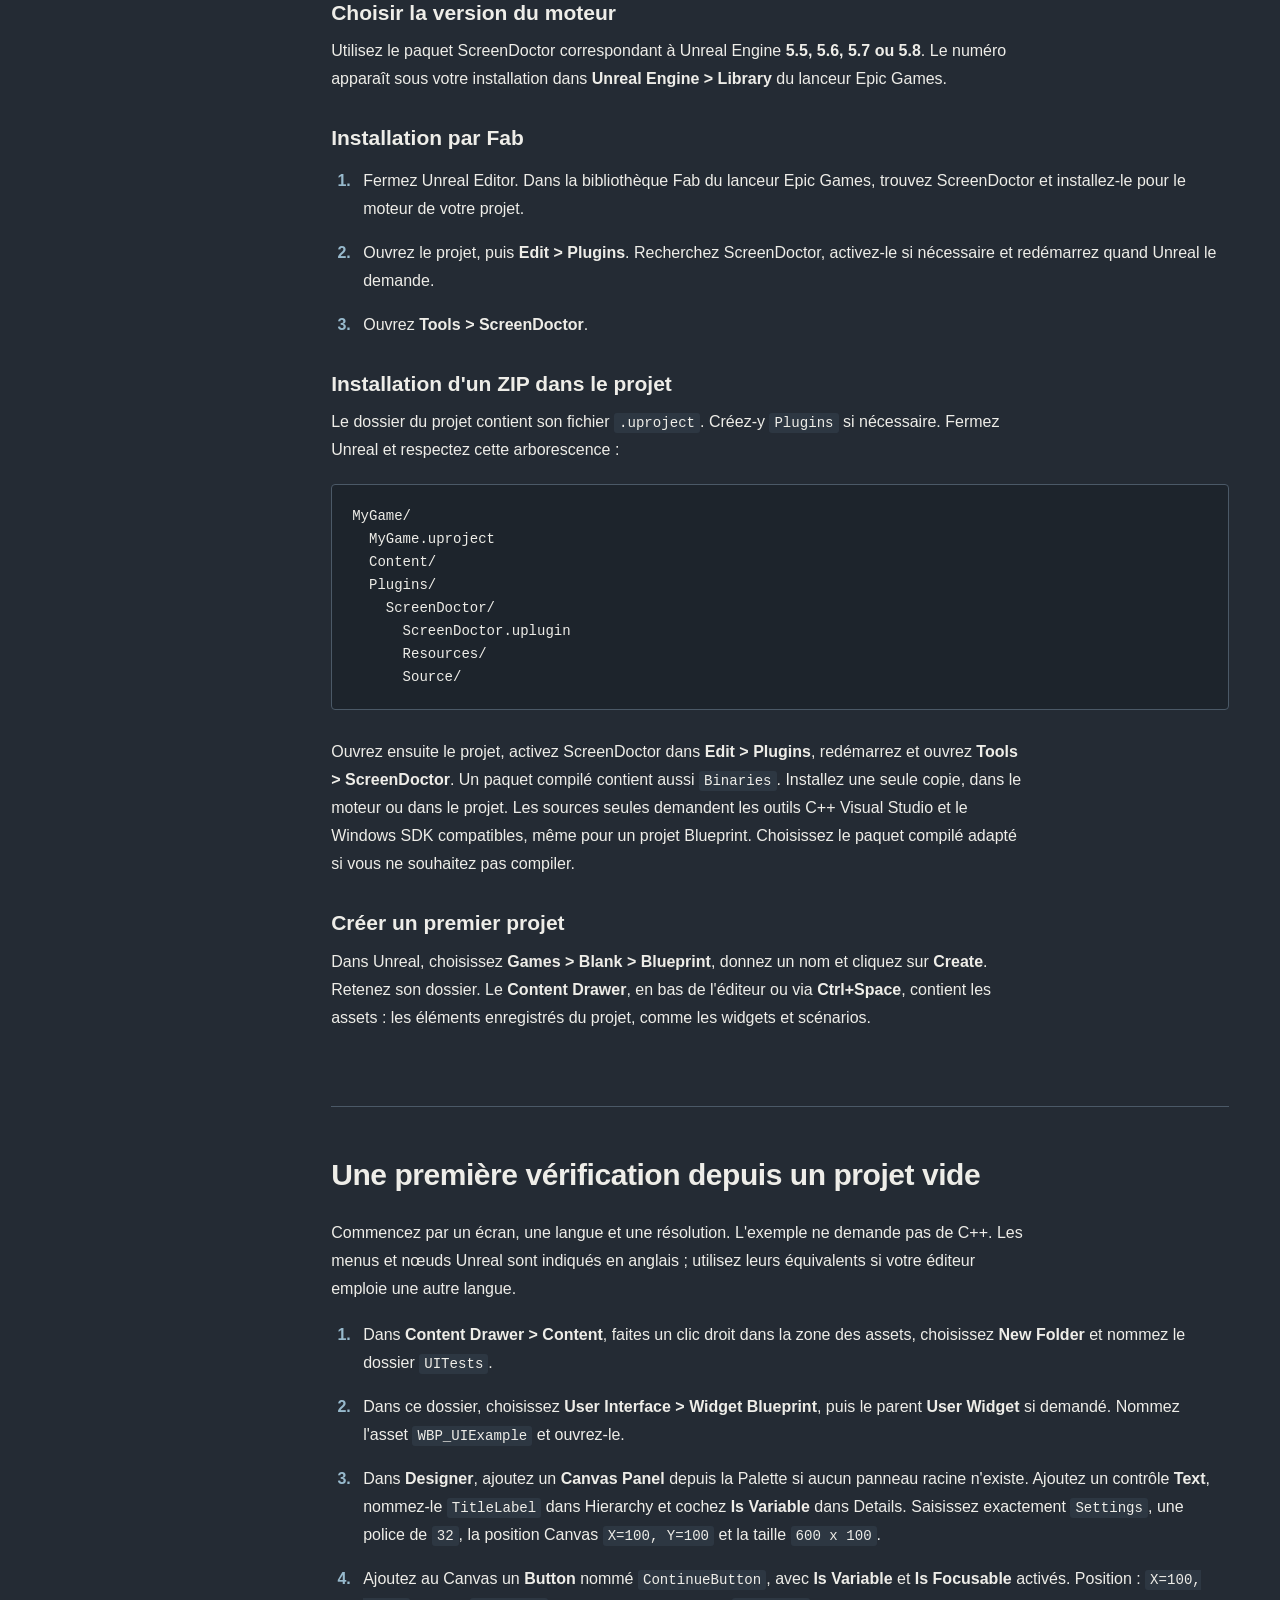
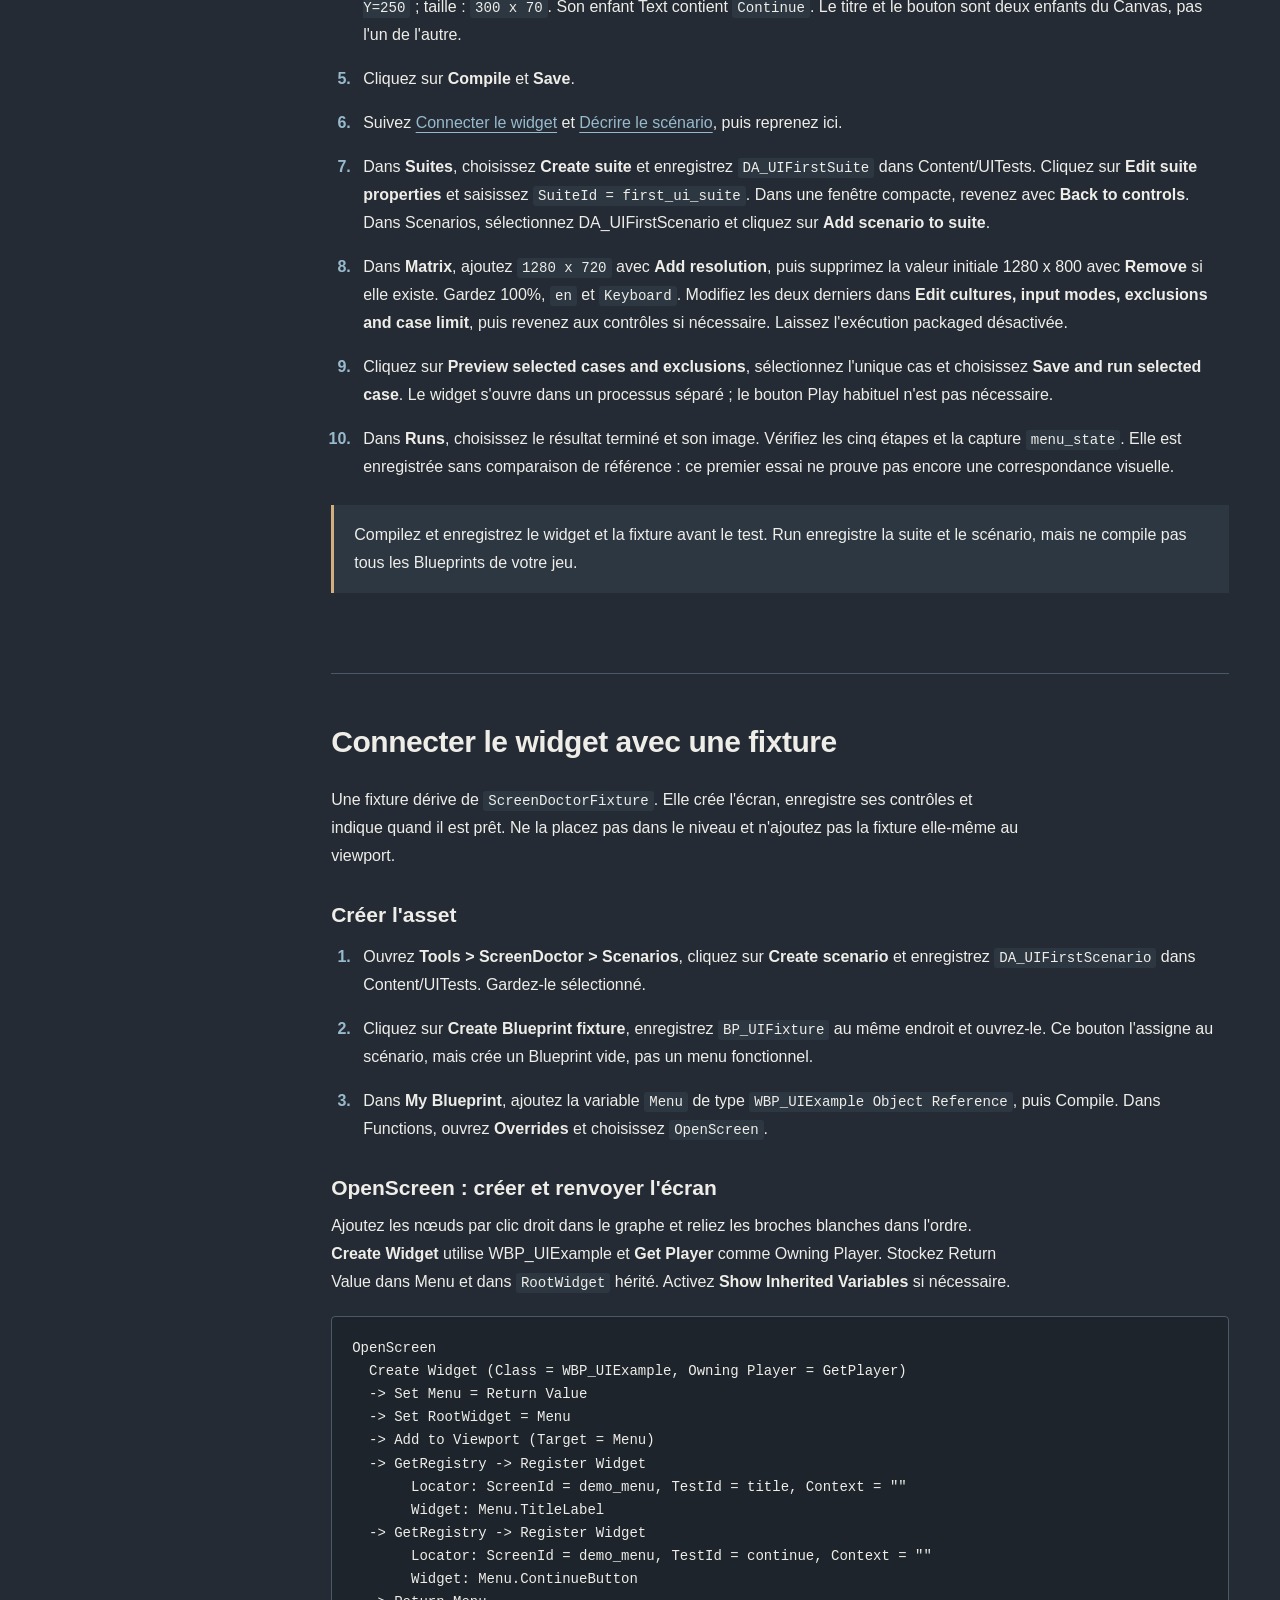
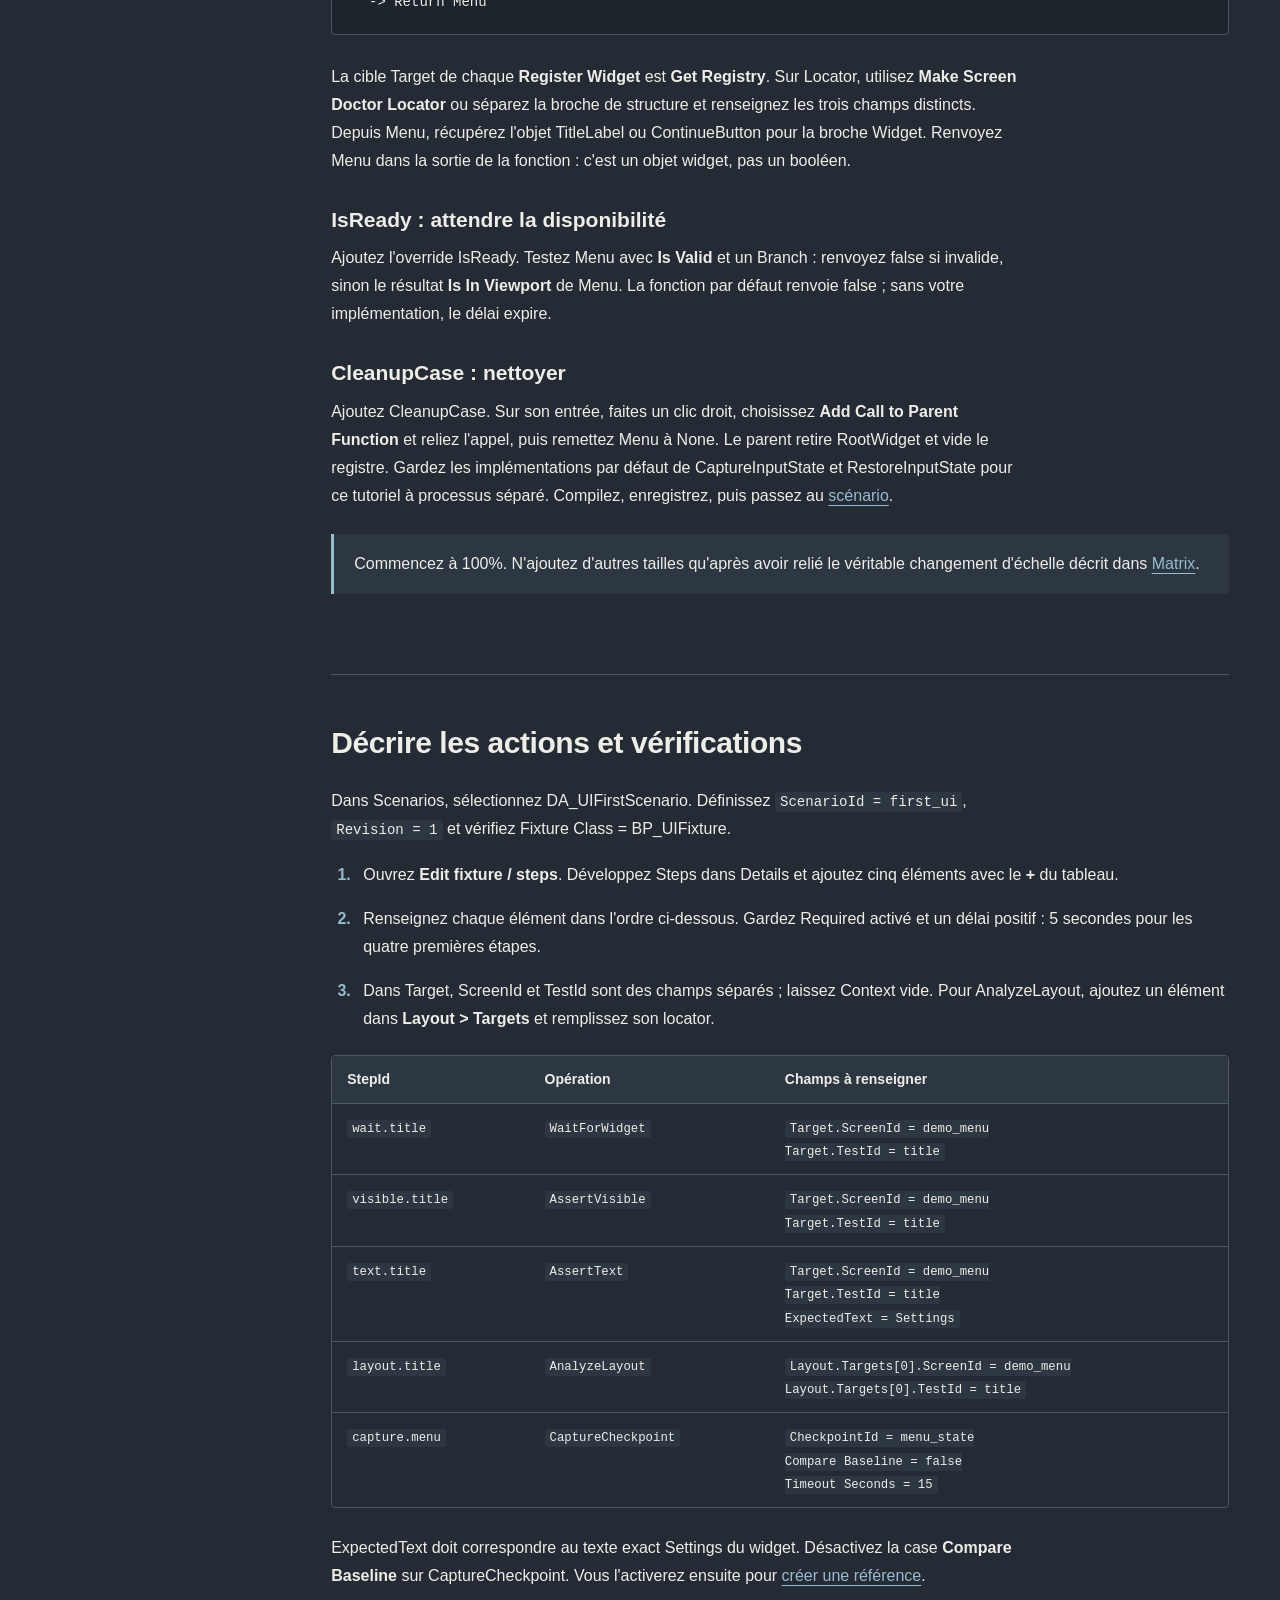
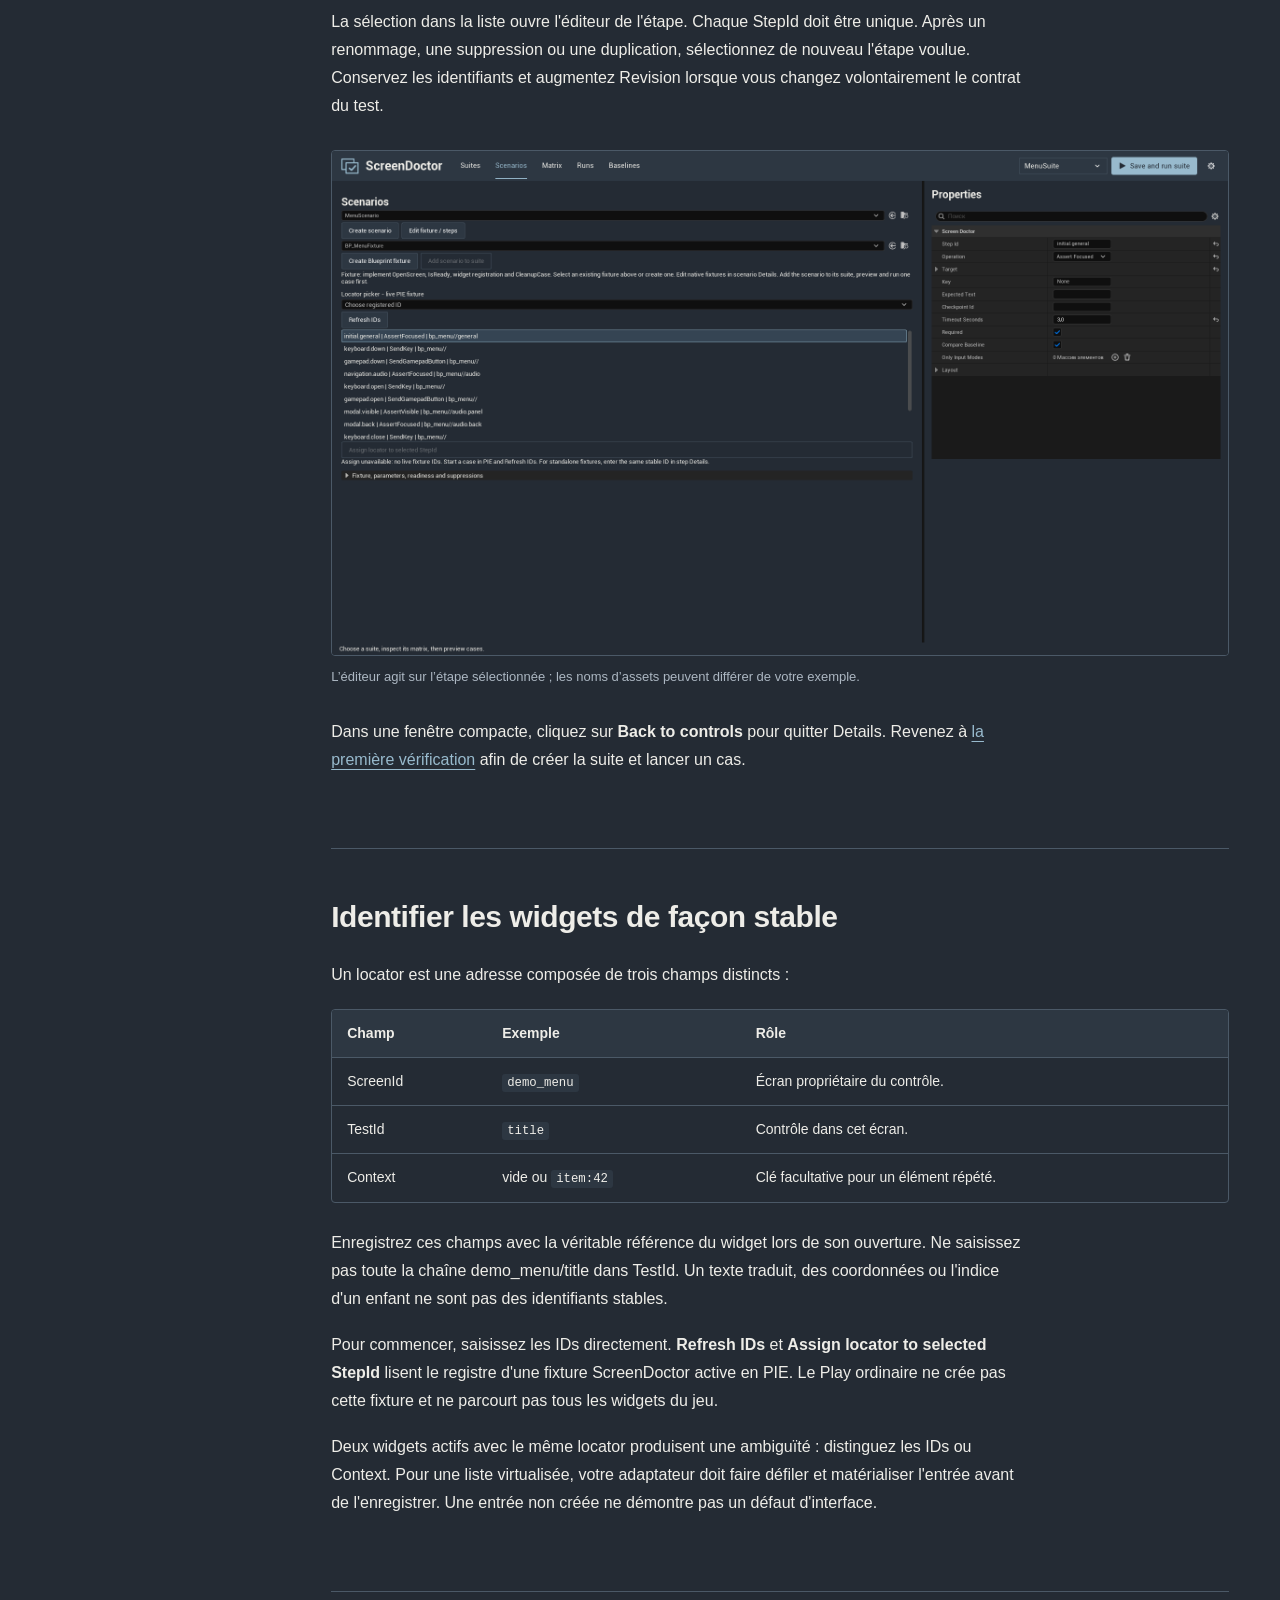
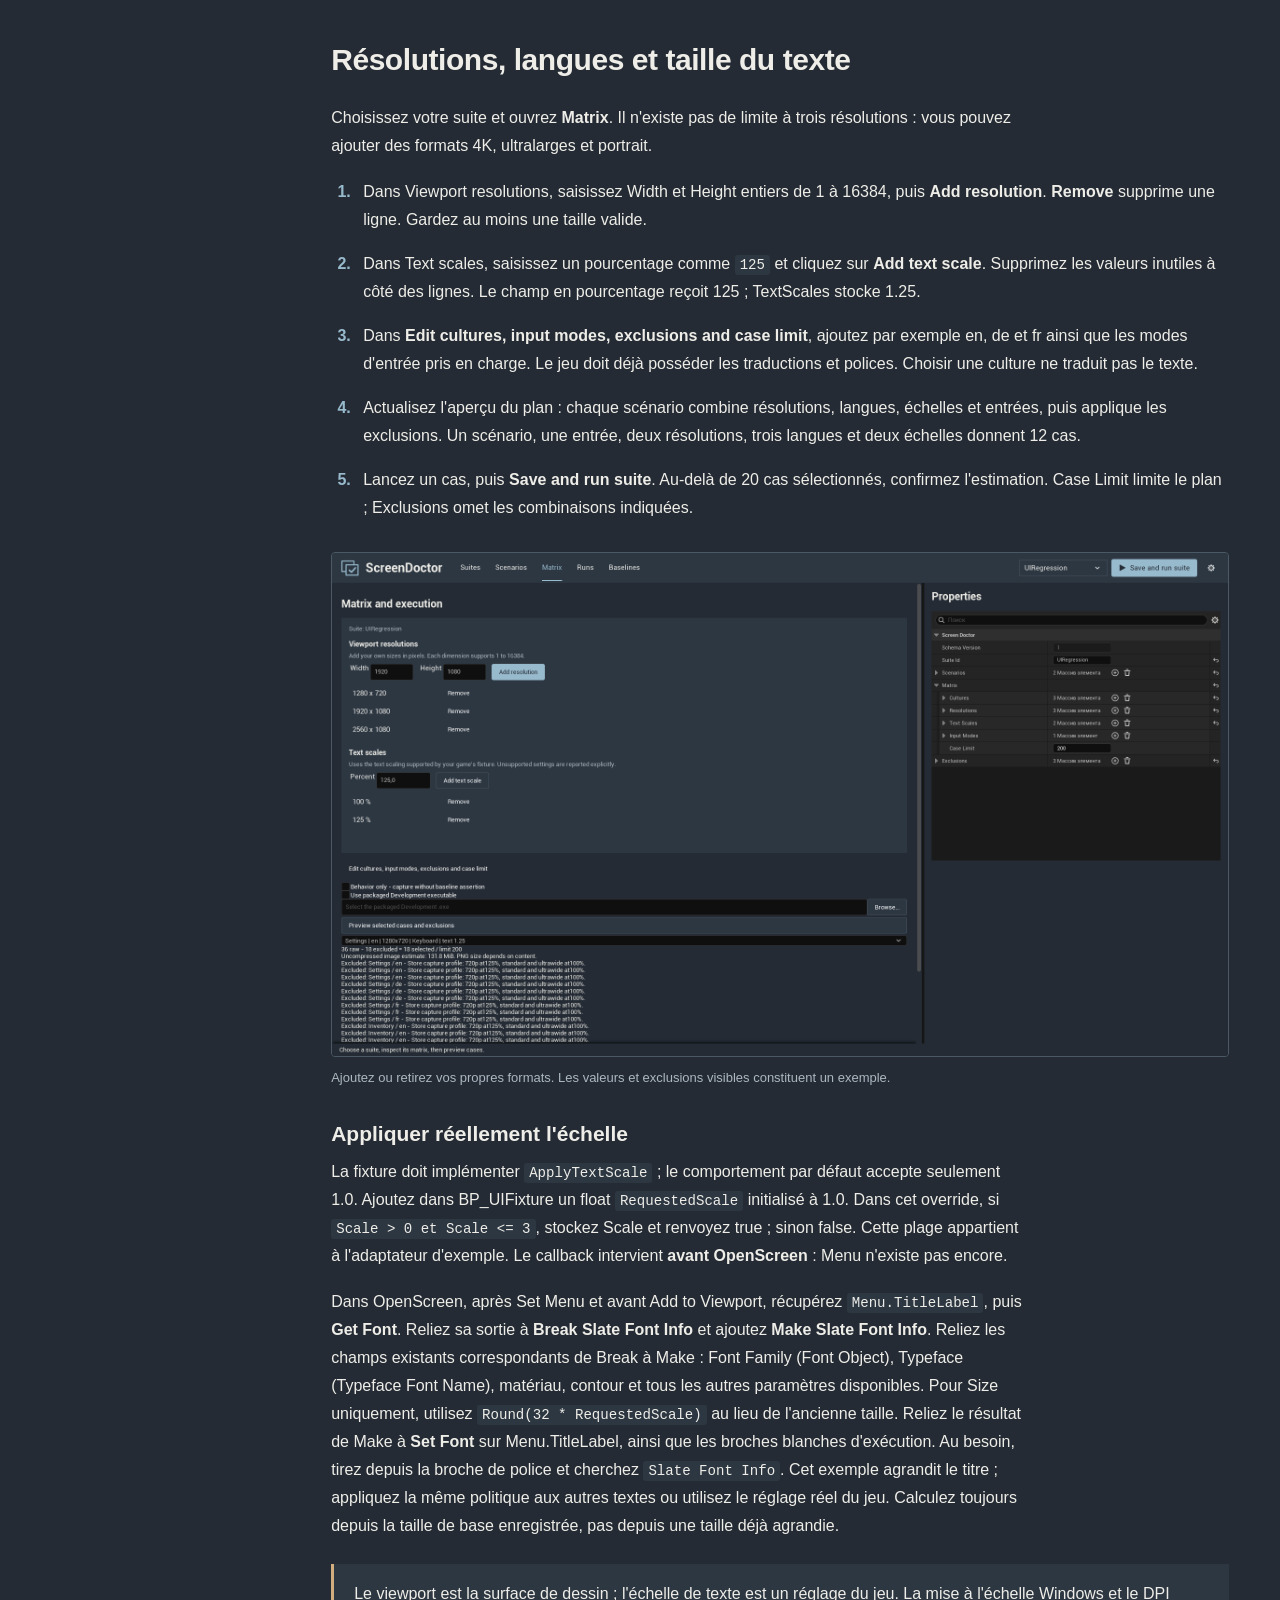
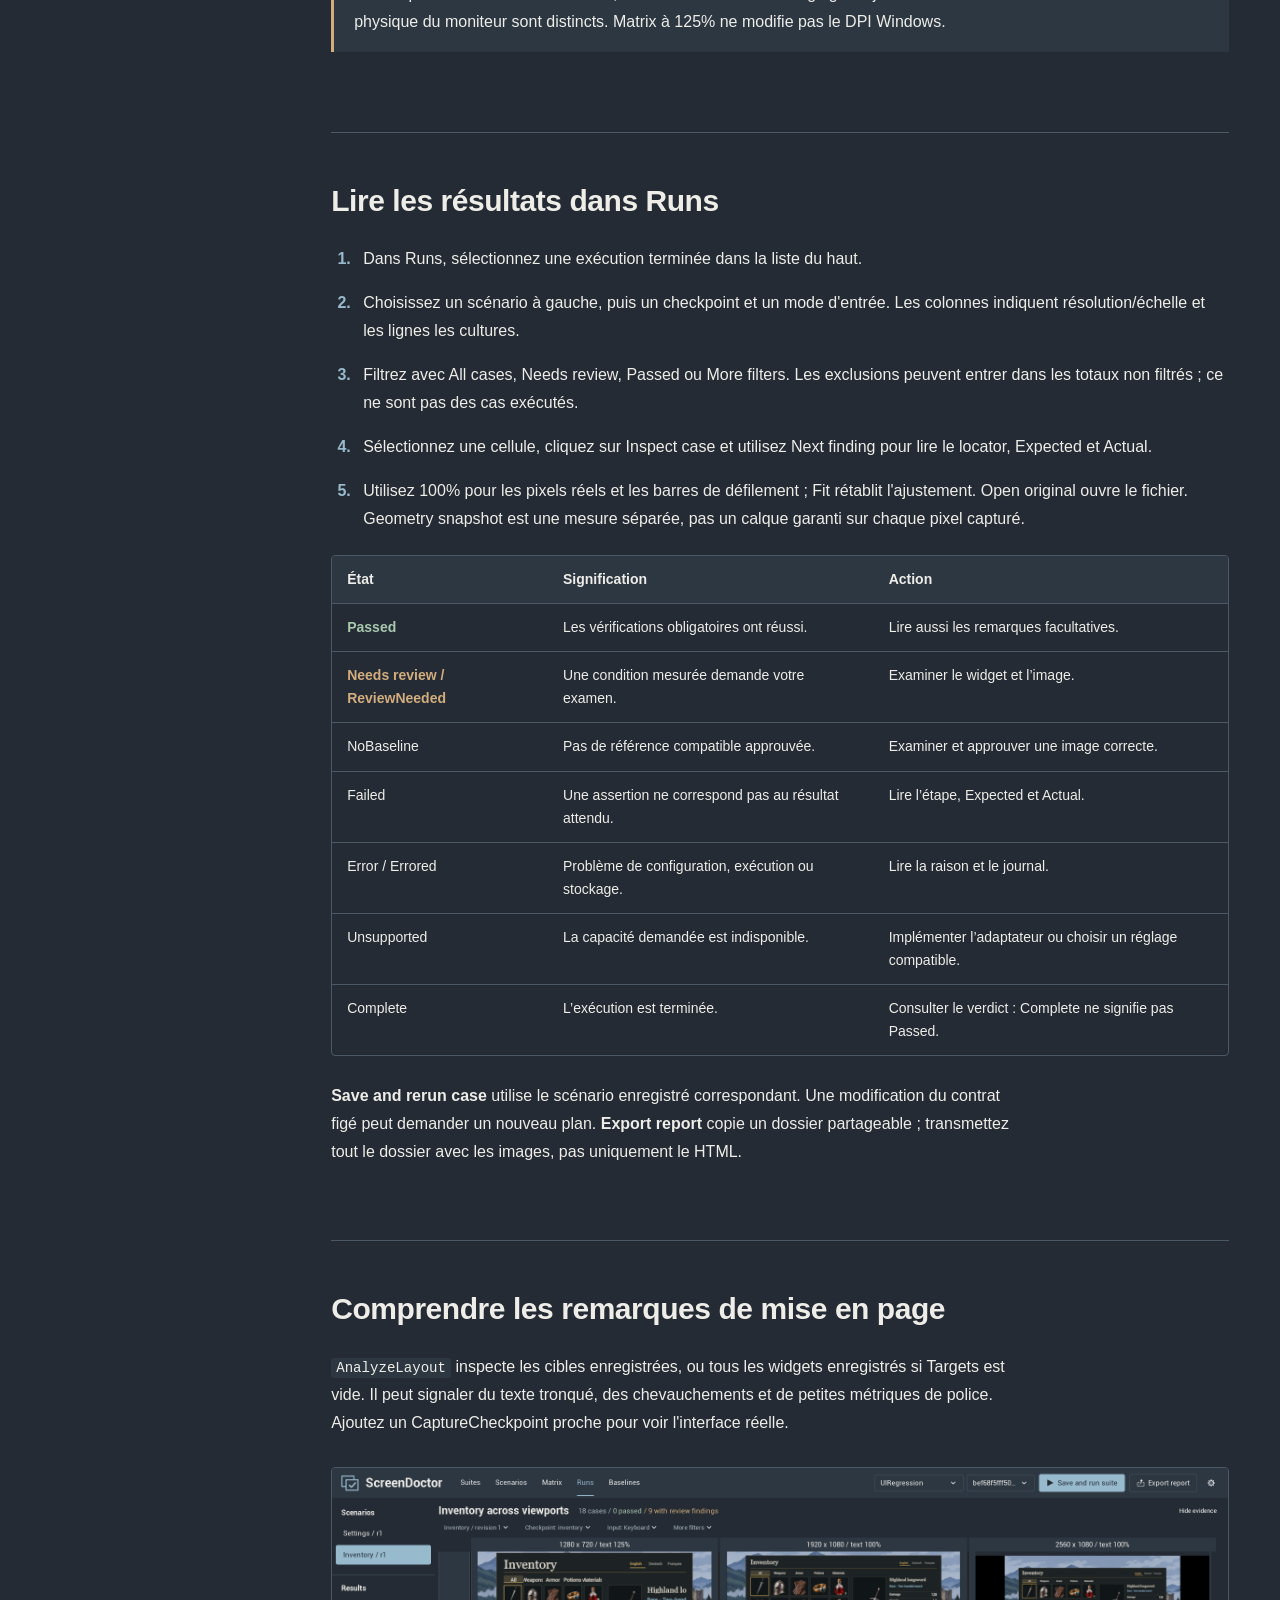
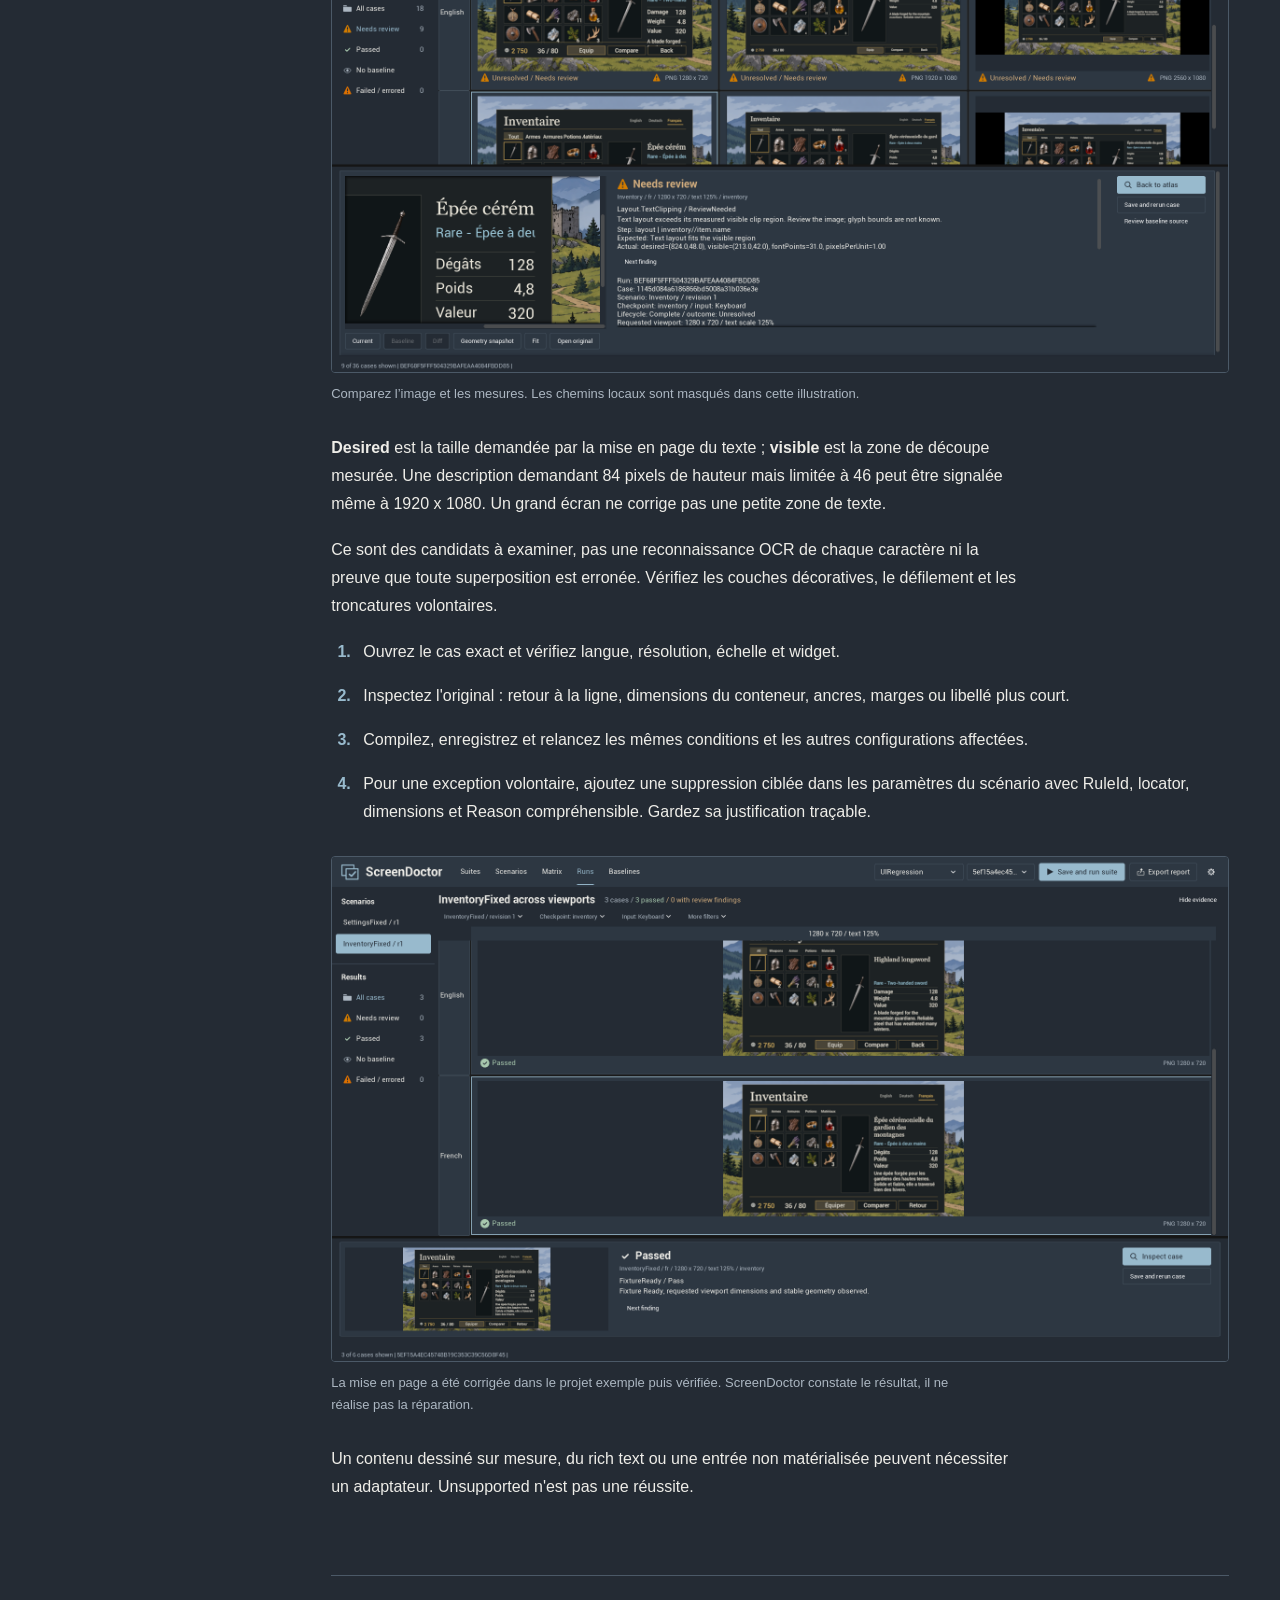
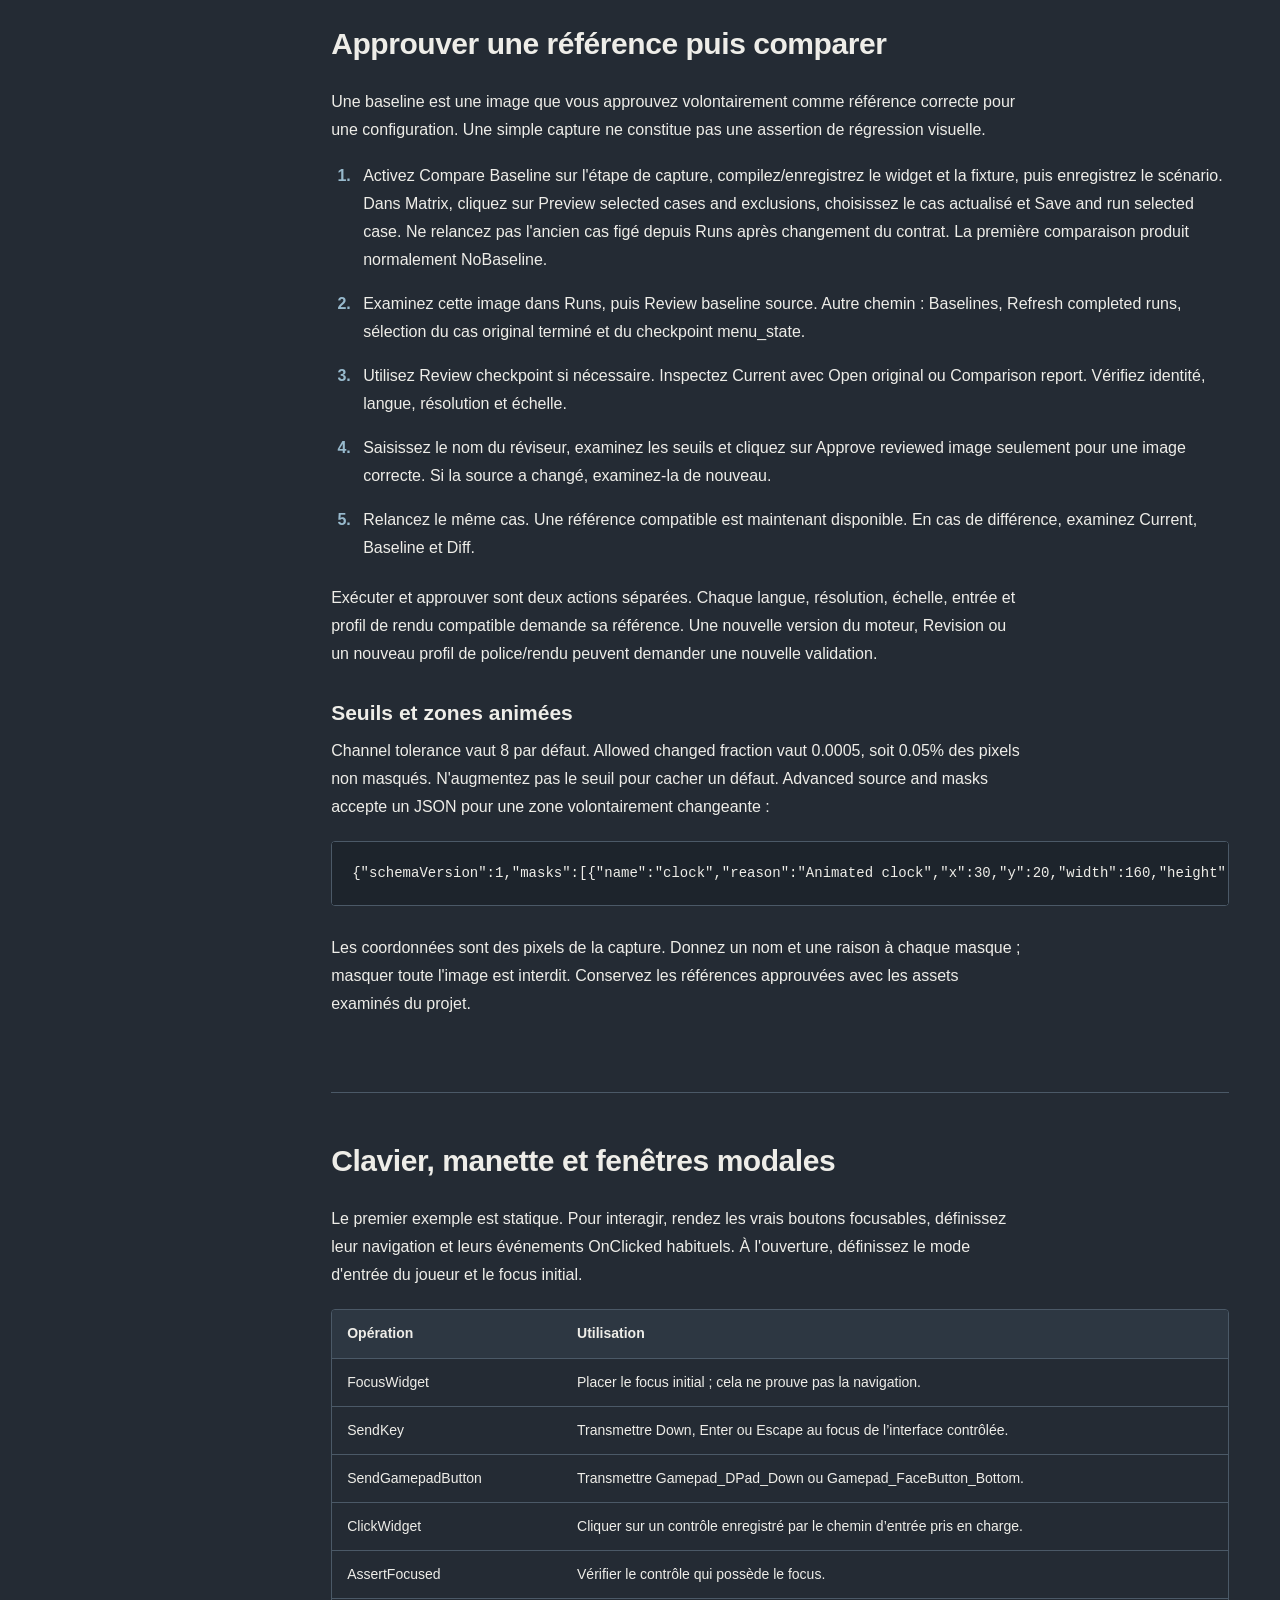
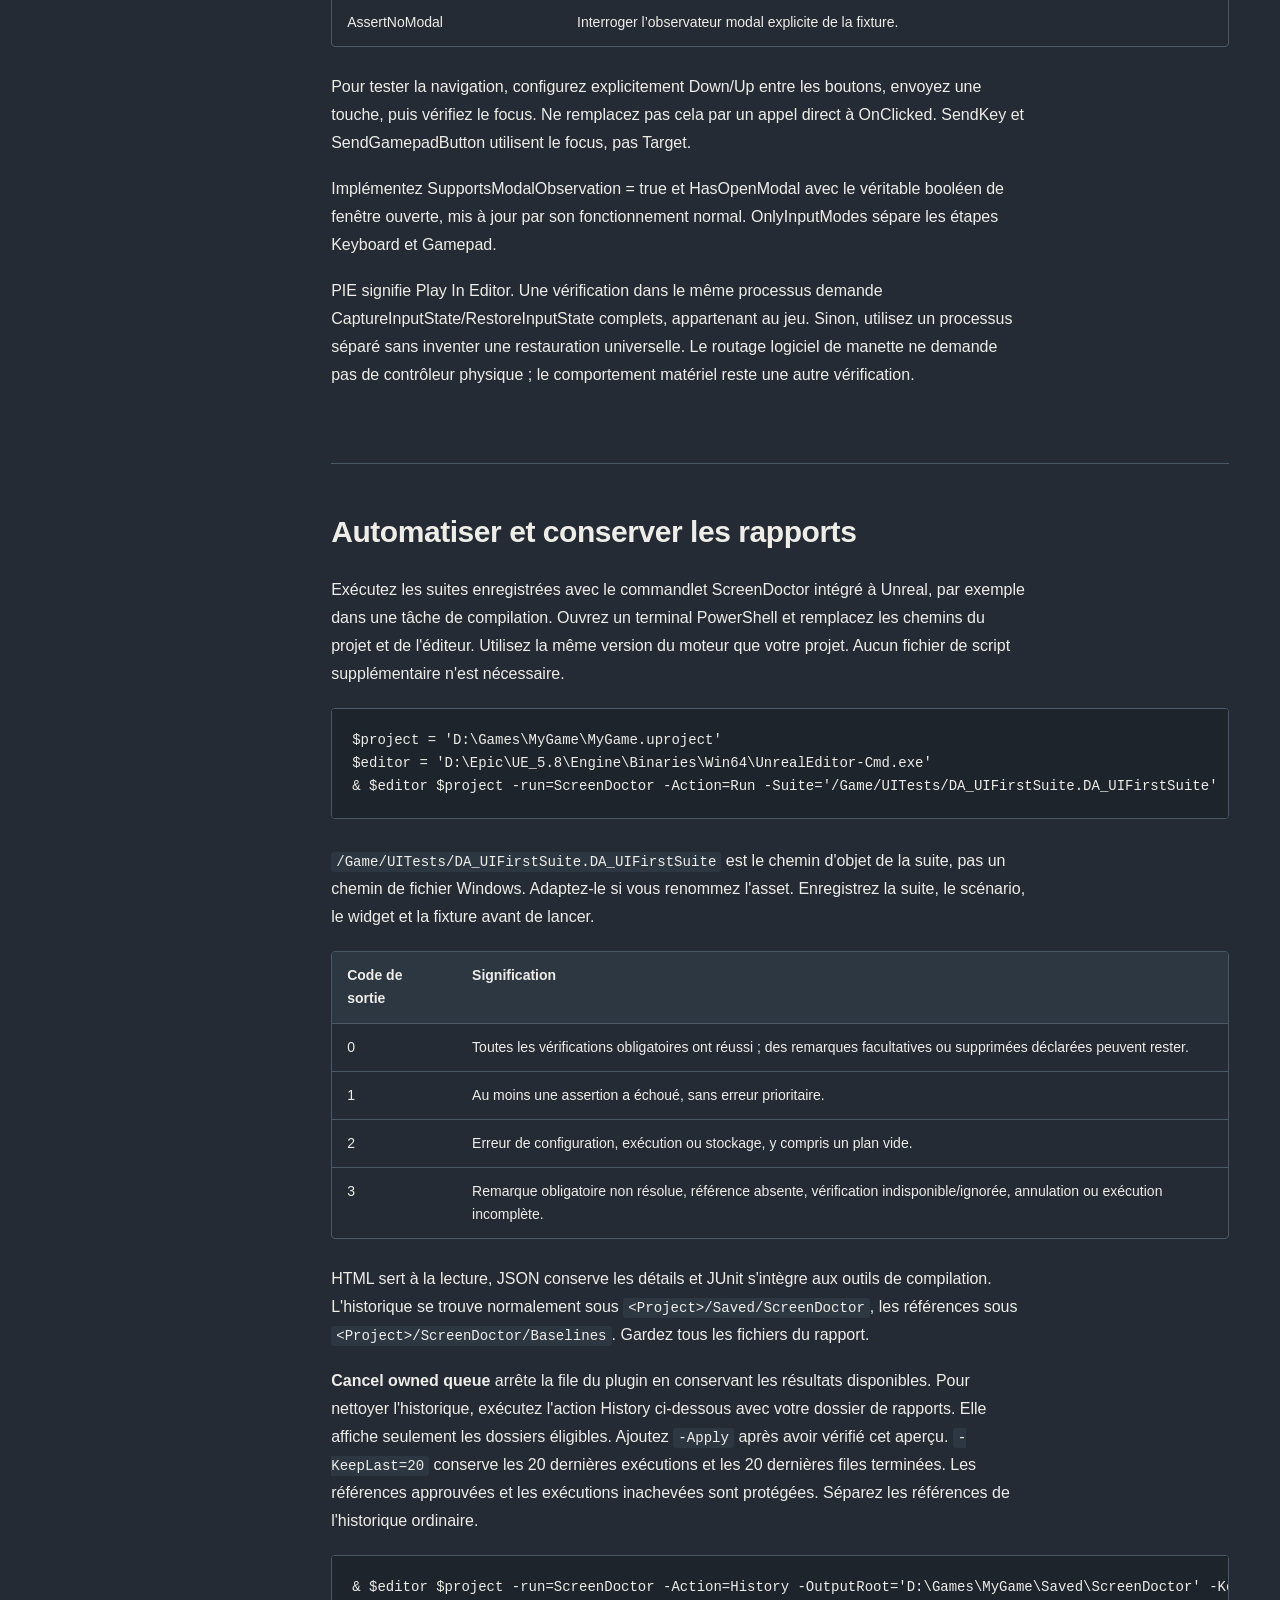
<file: fr/index.html>
<!doctype html>
<html lang="fr"><head><meta charset="utf-8"><meta name="viewport" content="width=device-width,initial-scale=1"><meta name="color-scheme" content="dark"><meta name="site-root" content="../"><meta name="description" content="Guide pratique de ScreenDoctor : installation, écran UMG, résolutions, langues, analyse des résultats et validation des images de référence."><title>ScreenDoctor | Guide utilisateur</title><link rel="icon" href="../assets/brand.png"><link rel="stylesheet" href="../assets/style.css"><script src="../assets/app.js" defer></script></head>
<body data-search-count="Chapitres trouvés : {count}" data-search-empty="Aucun chapitre trouvé. Essayez une expression plus courte.">
<a class="skip-link" href="#main">Aller à la documentation</a>
<header class="site-header"><a class="brand" href="#overview" aria-label="ScreenDoctor"><img src="../assets/brand.png" width="42" height="42" alt=""><span>ScreenDoctor</span></a><span class="header-label">Guide utilisateur</span><div class="header-actions"><span class="version">UE 5.5-5.8</span><label class="language-picker"><span class="visually-hidden">Langue du guide</span><select id="doc-locale" aria-label="Langue du guide"><option value="en">English</option><option value="zh-Hans">简体中文</option><option value="ru">Русский</option><option value="es">Español</option><option value="pt-BR">Português (Brasil)</option><option value="de">Deutsch</option><option value="ja">日本語</option><option value="fr" selected>Français</option><option value="ko">한국어</option></select></label><button type="button" id="print-guide">Imprimer le guide</button><button type="button" class="menu-button" id="menu-toggle" aria-controls="sidebar" aria-expanded="false">Menu</button></div></header>
<div class="site-layout"><aside class="sidebar" id="sidebar"><div class="search-box"><label for="doc-search">Rechercher dans le guide</label><input id="doc-search" type="search" placeholder="Exemple : échelle ou référence" autocomplete="off" aria-controls="search-results"><div id="search-results" hidden></div><p id="search-status" class="visually-hidden" role="status"></p></div><nav aria-label="Chapitres du guide"><p class="nav-group">Premiers pas</p><a href="#overview" aria-current="location">Vérifiez votre interface avant que vos joueurs trouvent les défauts.</a>
<a href="#installation">Installer et ouvrir le plugin</a>
<a href="#first-check">Une première vérification depuis un projet vide</a>
<p class="nav-group">Connecter votre écran</p><a href="#fixture">Connecter le widget avec une fixture</a>
<a href="#scenarios">Décrire les actions et vérifications</a>
<a href="#widgets">Identifier les widgets de façon stable</a>
<p class="nav-group">Exécuter et examiner</p><a href="#matrix">Résolutions, langues et taille du texte</a>
<a href="#runs">Lire les résultats dans Runs</a>
<a href="#layout">Comprendre les remarques de mise en page</a>
<a href="#baselines">Approuver une référence puis comparer</a>
<p class="nav-group">Autres méthodes</p><a href="#input">Clavier, manette et fenêtres modales</a>
<a href="#automation">Automatiser et conserver les rapports</a>
<a href="#packaging">Vérifier un jeu compilé en Development</a>
<p class="nav-group">Aide et référence</p><a href="#troubleshooting">Résoudre les problèmes courants</a>
<a href="#faq">Questions fréquentes</a>
<a href="#reference">Termes, onglets et informations utiles</a></nav><div class="sidebar-footer">ScreenDoctor 1.0.0<br>Unreal Engine 5.5 / 5.6 / 5.7 / 5.8<br>Windows 64-bit</div></aside><main id="main" tabindex="-1"><section class="doc-section overview" id="overview" aria-labelledby="overview-title"><h1 id="overview-title">Vérifiez votre interface avant que vos joueurs trouvent les défauts.</h1><p class="lead">Affichez le même écran avec plusieurs résolutions, tailles de texte et langues. Comparez les images, examinez un libellé tronqué et relancez la vérification après une modification.</p><div class="intro-actions"><a class="primary-link" href="#first-check">Effectuer une première vérification</a><a class="secondary-link" href="#installation">Installer ScreenDoctor</a></div><div class="workflow"><span><b>1</b> Connecter un écran</span><span><b>2</b> Décrire les vérifications</span><span><b>3</b> Choisir les conditions</span><span><b>4</b> Examiner les résultats</span></div><p>ScreenDoctor 1.0.0 est un plugin de test d'interface pour <strong>Unreal Engine 5.5-5.8, Windows 64-bit et UMG</strong>. UMG est le système d'Unreal qui crée les menus, boutons et écrans du jeu.</p><div class="callout"><strong>Vous débutez dans Unreal ?</strong> Suivez le petit exemple de ce guide. Une <em>fixture</em> est un adaptateur Blueprint qui ouvre un écran pour le test. Un <em>scenario</em> décrit les vérifications. Une <em>suite</em> regroupe les scénarios et leurs configurations.</div><figure class="screenshot"><a href="../assets/screens/inventory-comparison.png" target="_blank" rel="noopener"><img src="../assets/screens/inventory-comparison.png" alt="Atlas ScreenDoctor comparant un inventaire sur trois résolutions, en anglais et en français." width="1920" height="1080" loading="lazy"></a><figcaption>Runs compare de véritables captures. Cet écran fantastique illustre le fonctionnement ; le tutoriel connecte votre propre widget.</figcaption></figure><p>Le plugin exécute les parcours que vous décrivez. Il ne découvre pas seul tous les menus et ne répare pas automatiquement votre interface. Les explications sont traduites ; les noms anglais des boutons et des nœuds Blueprint restent ceux de l'interface.</p></section>
<section class="doc-section" id="installation" aria-labelledby="installation-title"><h2 id="installation-title">Installer et ouvrir le plugin</h2><h3>Choisir la version du moteur</h3><p>Utilisez le paquet ScreenDoctor correspondant à Unreal Engine <strong>5.5, 5.6, 5.7 ou 5.8</strong>. Le numéro apparaît sous votre installation dans <strong>Unreal Engine &gt; Library</strong> du lanceur Epic Games.</p><h3>Installation par Fab</h3><ol class="steps"><li>Fermez Unreal Editor. Dans la bibliothèque Fab du lanceur Epic Games, trouvez ScreenDoctor et installez-le pour le moteur de votre projet.</li><li>Ouvrez le projet, puis <strong>Edit &gt; Plugins</strong>. Recherchez ScreenDoctor, activez-le si nécessaire et redémarrez quand Unreal le demande.</li><li>Ouvrez <strong>Tools &gt; ScreenDoctor</strong>.</li></ol><h3>Installation d'un ZIP dans le projet</h3><p>Le dossier du projet contient son fichier <code>.uproject</code>. Créez-y <code>Plugins</code> si nécessaire. Fermez Unreal et respectez cette arborescence :</p><pre><code>MyGame/
  MyGame.uproject
  Content/
  Plugins/
    ScreenDoctor/
      ScreenDoctor.uplugin
      Resources/
      Source/</code></pre><p>Ouvrez ensuite le projet, activez ScreenDoctor dans <strong>Edit &gt; Plugins</strong>, redémarrez et ouvrez <strong>Tools &gt; ScreenDoctor</strong>. Un paquet compilé contient aussi <code>Binaries</code>. Installez une seule copie, dans le moteur ou dans le projet. Les sources seules demandent les outils C++ Visual Studio et le Windows SDK compatibles, même pour un projet Blueprint. Choisissez le paquet compilé adapté si vous ne souhaitez pas compiler.</p><h3>Créer un premier projet</h3><p>Dans Unreal, choisissez <strong>Games &gt; Blank &gt; Blueprint</strong>, donnez un nom et cliquez sur <strong>Create</strong>. Retenez son dossier. Le <strong>Content Drawer</strong>, en bas de l'éditeur ou via <strong>Ctrl+Space</strong>, contient les assets : les éléments enregistrés du projet, comme les widgets et scénarios.</p></section>
<section class="doc-section" id="first-check" aria-labelledby="first-check-title"><h2 id="first-check-title">Une première vérification depuis un projet vide</h2><p>Commencez par un écran, une langue et une résolution. L'exemple ne demande pas de C++. Les menus et nœuds Unreal sont indiqués en anglais ; utilisez leurs équivalents si votre éditeur emploie une autre langue.</p><ol class="steps"><li>Dans <strong>Content Drawer &gt; Content</strong>, faites un clic droit dans la zone des assets, choisissez <strong>New Folder</strong> et nommez le dossier <code>UITests</code>.</li><li>Dans ce dossier, choisissez <strong>User Interface &gt; Widget Blueprint</strong>, puis le parent <strong>User Widget</strong> si demandé. Nommez l'asset <code>WBP_UIExample</code> et ouvrez-le.</li><li>Dans <strong>Designer</strong>, ajoutez un <strong>Canvas Panel</strong> depuis la Palette si aucun panneau racine n'existe. Ajoutez un contrôle <strong>Text</strong>, nommez-le <code>TitleLabel</code> dans Hierarchy et cochez <strong>Is Variable</strong> dans Details. Saisissez exactement <code>Settings</code>, une police de <code>32</code>, la position Canvas <code>X=100, Y=100</code> et la taille <code>600 x 100</code>.</li><li>Ajoutez au Canvas un <strong>Button</strong> nommé <code>ContinueButton</code>, avec <strong>Is Variable</strong> et <strong>Is Focusable</strong> activés. Position : <code>X=100, Y=250</code> ; taille : <code>300 x 70</code>. Son enfant Text contient <code>Continue</code>. Le titre et le bouton sont deux enfants du Canvas, pas l'un de l'autre.</li><li>Cliquez sur <strong>Compile</strong> et <strong>Save</strong>.</li><li>Suivez <a href="#fixture">Connecter le widget</a> et <a href="#scenarios">Décrire le scénario</a>, puis reprenez ici.</li><li>Dans <strong>Suites</strong>, choisissez <strong>Create suite</strong> et enregistrez <code>DA_UIFirstSuite</code> dans Content/UITests. Cliquez sur <strong>Edit suite properties</strong> et saisissez <code>SuiteId = first_ui_suite</code>. Dans une fenêtre compacte, revenez avec <strong>Back to controls</strong>. Dans Scenarios, sélectionnez DA_UIFirstScenario et cliquez sur <strong>Add scenario to suite</strong>.</li><li>Dans <strong>Matrix</strong>, ajoutez <code>1280 x 720</code> avec <strong>Add resolution</strong>, puis supprimez la valeur initiale 1280 x 800 avec <strong>Remove</strong> si elle existe. Gardez 100%, <code>en</code> et <code>Keyboard</code>. Modifiez les deux derniers dans <strong>Edit cultures, input modes, exclusions and case limit</strong>, puis revenez aux contrôles si nécessaire. Laissez l'exécution packaged désactivée.</li><li>Cliquez sur <strong>Preview selected cases and exclusions</strong>, sélectionnez l'unique cas et choisissez <strong>Save and run selected case</strong>. Le widget s'ouvre dans un processus séparé ; le bouton Play habituel n'est pas nécessaire.</li><li>Dans <strong>Runs</strong>, choisissez le résultat terminé et son image. Vérifiez les cinq étapes et la capture <code>menu_state</code>. Elle est enregistrée sans comparaison de référence : ce premier essai ne prouve pas encore une correspondance visuelle.</li></ol><div class="callout warning">Compilez et enregistrez le widget et la fixture avant le test. Run enregistre la suite et le scénario, mais ne compile pas tous les Blueprints de votre jeu.</div></section>
<section class="doc-section" id="fixture" aria-labelledby="fixture-title"><h2 id="fixture-title">Connecter le widget avec une fixture</h2><p>Une fixture dérive de <code>ScreenDoctorFixture</code>. Elle crée l'écran, enregistre ses contrôles et indique quand il est prêt. Ne la placez pas dans le niveau et n'ajoutez pas la fixture elle-même au viewport.</p><h3>Créer l'asset</h3><ol class="steps"><li>Ouvrez <strong>Tools &gt; ScreenDoctor &gt; Scenarios</strong>, cliquez sur <strong>Create scenario</strong> et enregistrez <code>DA_UIFirstScenario</code> dans Content/UITests. Gardez-le sélectionné.</li><li>Cliquez sur <strong>Create Blueprint fixture</strong>, enregistrez <code>BP_UIFixture</code> au même endroit et ouvrez-le. Ce bouton l'assigne au scénario, mais crée un Blueprint vide, pas un menu fonctionnel.</li><li>Dans <strong>My Blueprint</strong>, ajoutez la variable <code>Menu</code> de type <code>WBP_UIExample Object Reference</code>, puis Compile. Dans Functions, ouvrez <strong>Overrides</strong> et choisissez <code>OpenScreen</code>.</li></ol><h3>OpenScreen : créer et renvoyer l'écran</h3><p>Ajoutez les nœuds par clic droit dans le graphe et reliez les broches blanches dans l'ordre. <strong>Create Widget</strong> utilise WBP_UIExample et <strong>Get Player</strong> comme Owning Player. Stockez Return Value dans Menu et dans <code>RootWidget</code> hérité. Activez <strong>Show Inherited Variables</strong> si nécessaire.</p><pre><code>OpenScreen
  Create Widget (Class = WBP_UIExample, Owning Player = GetPlayer)
  -&gt; Set Menu = Return Value
  -&gt; Set RootWidget = Menu
  -&gt; Add to Viewport (Target = Menu)
  -&gt; GetRegistry -&gt; Register Widget
       Locator: ScreenId = demo_menu, TestId = title, Context = ""
       Widget: Menu.TitleLabel
  -&gt; GetRegistry -&gt; Register Widget
       Locator: ScreenId = demo_menu, TestId = continue, Context = ""
       Widget: Menu.ContinueButton
  -&gt; Return Menu</code></pre><p>La cible Target de chaque <strong>Register Widget</strong> est <strong>Get Registry</strong>. Sur Locator, utilisez <strong>Make Screen Doctor Locator</strong> ou séparez la broche de structure et renseignez les trois champs distincts. Depuis Menu, récupérez l'objet TitleLabel ou ContinueButton pour la broche Widget. Renvoyez Menu dans la sortie de la fonction : c'est un objet widget, pas un booléen.</p><h3>IsReady : attendre la disponibilité</h3><p>Ajoutez l'override IsReady. Testez Menu avec <strong>Is Valid</strong> et un Branch : renvoyez false si invalide, sinon le résultat <strong>Is In Viewport</strong> de Menu. La fonction par défaut renvoie false ; sans votre implémentation, le délai expire.</p><h3>CleanupCase : nettoyer</h3><p>Ajoutez CleanupCase. Sur son entrée, faites un clic droit, choisissez <strong>Add Call to Parent Function</strong> et reliez l'appel, puis remettez Menu à None. Le parent retire RootWidget et vide le registre. Gardez les implémentations par défaut de CaptureInputState et RestoreInputState pour ce tutoriel à processus séparé. Compilez, enregistrez, puis passez au <a href="#scenarios">scénario</a>.</p><div class="callout">Commencez à 100%. N'ajoutez d'autres tailles qu'après avoir relié le véritable changement d'échelle décrit dans <a href="#matrix">Matrix</a>.</div></section>
<section class="doc-section" id="scenarios" aria-labelledby="scenarios-title"><h2 id="scenarios-title">Décrire les actions et vérifications</h2><p>Dans Scenarios, sélectionnez DA_UIFirstScenario. Définissez <code>ScenarioId = first_ui</code>, <code>Revision = 1</code> et vérifiez Fixture Class = BP_UIFixture.</p><ol class="steps"><li>Ouvrez <strong>Edit fixture / steps</strong>. Développez Steps dans Details et ajoutez cinq éléments avec le <strong>+</strong> du tableau.</li><li>Renseignez chaque élément dans l'ordre ci-dessous. Gardez Required activé et un délai positif : 5 secondes pour les quatre premières étapes.</li><li>Dans Target, ScreenId et TestId sont des champs séparés ; laissez Context vide. Pour AnalyzeLayout, ajoutez un élément dans <strong>Layout &gt; Targets</strong> et remplissez son locator.</li></ol><div class="table-scroll"><table><thead><tr><th scope="col">StepId</th><th scope="col">Opération</th><th scope="col">Champs à renseigner</th></tr></thead><tbody><tr><td><code>wait.title</code></td><td><code>WaitForWidget</code></td><td><code>Target.ScreenId = demo_menu<br>Target.TestId = title</code></td></tr><tr><td><code>visible.title</code></td><td><code>AssertVisible</code></td><td><code>Target.ScreenId = demo_menu<br>Target.TestId = title</code></td></tr><tr><td><code>text.title</code></td><td><code>AssertText</code></td><td><code>Target.ScreenId = demo_menu<br>Target.TestId = title<br>ExpectedText = Settings</code></td></tr><tr><td><code>layout.title</code></td><td><code>AnalyzeLayout</code></td><td><code>Layout.Targets[0].ScreenId = demo_menu<br>Layout.Targets[0].TestId = title</code></td></tr><tr><td><code>capture.menu</code></td><td><code>CaptureCheckpoint</code></td><td><code>CheckpointId = menu_state<br>Compare Baseline = false<br>Timeout Seconds = 15</code></td></tr></tbody></table></div><p>ExpectedText doit correspondre au texte exact Settings du widget. Désactivez la case <strong>Compare Baseline</strong> sur CaptureCheckpoint. Vous l'activerez ensuite pour <a href="#baselines">créer une référence</a>.</p><p>La sélection dans la liste ouvre l'éditeur de l'étape. Chaque StepId doit être unique. Après un renommage, une suppression ou une duplication, sélectionnez de nouveau l'étape voulue. Conservez les identifiants et augmentez Revision lorsque vous changez volontairement le contrat du test.</p><figure class="screenshot"><a href="../assets/screens/scenarios.png" target="_blank" rel="noopener"><img src="../assets/screens/scenarios.png" alt="Page Scenarios avec liste des étapes et paramètres de la sélection." width="1920" height="1080" loading="lazy"></a><figcaption>L’éditeur agit sur l’étape sélectionnée ; les noms d’assets peuvent différer de votre exemple.</figcaption></figure><p>Dans une fenêtre compacte, cliquez sur <strong>Back to controls</strong> pour quitter Details. Revenez à <a href="#first-check">la première vérification</a> afin de créer la suite et lancer un cas.</p></section>
<section class="doc-section" id="widgets" aria-labelledby="widgets-title"><h2 id="widgets-title">Identifier les widgets de façon stable</h2><p>Un locator est une adresse composée de trois champs distincts :</p><div class="table-scroll"><table><thead><tr><th scope="col">Champ</th><th scope="col">Exemple</th><th scope="col">Rôle</th></tr></thead><tbody><tr><td>ScreenId</td><td><code>demo_menu</code></td><td>Écran propriétaire du contrôle.</td></tr><tr><td>TestId</td><td><code>title</code></td><td>Contrôle dans cet écran.</td></tr><tr><td>Context</td><td>vide ou <code>item:42</code></td><td>Clé facultative pour un élément répété.</td></tr></tbody></table></div><p>Enregistrez ces champs avec la véritable référence du widget lors de son ouverture. Ne saisissez pas toute la chaîne demo_menu/title dans TestId. Un texte traduit, des coordonnées ou l'indice d'un enfant ne sont pas des identifiants stables.</p><p>Pour commencer, saisissez les IDs directement. <strong>Refresh IDs</strong> et <strong>Assign locator to selected StepId</strong> lisent le registre d'une fixture ScreenDoctor active en PIE. Le Play ordinaire ne crée pas cette fixture et ne parcourt pas tous les widgets du jeu.</p><p>Deux widgets actifs avec le même locator produisent une ambiguïté : distinguez les IDs ou Context. Pour une liste virtualisée, votre adaptateur doit faire défiler et matérialiser l'entrée avant de l'enregistrer. Une entrée non créée ne démontre pas un défaut d'interface.</p></section>
<section class="doc-section" id="matrix" aria-labelledby="matrix-title"><h2 id="matrix-title">Résolutions, langues et taille du texte</h2><p>Choisissez votre suite et ouvrez <strong>Matrix</strong>. Il n'existe pas de limite à trois résolutions : vous pouvez ajouter des formats 4K, ultralarges et portrait.</p><ol class="steps"><li>Dans Viewport resolutions, saisissez Width et Height entiers de 1 à 16384, puis <strong>Add resolution</strong>. <strong>Remove</strong> supprime une ligne. Gardez au moins une taille valide.</li><li>Dans Text scales, saisissez un pourcentage comme <code>125</code> et cliquez sur <strong>Add text scale</strong>. Supprimez les valeurs inutiles à côté des lignes. Le champ en pourcentage reçoit 125 ; TextScales stocke 1.25.</li><li>Dans <strong>Edit cultures, input modes, exclusions and case limit</strong>, ajoutez par exemple en, de et fr ainsi que les modes d'entrée pris en charge. Le jeu doit déjà posséder les traductions et polices. Choisir une culture ne traduit pas le texte.</li><li>Actualisez l'aperçu du plan : chaque scénario combine résolutions, langues, échelles et entrées, puis applique les exclusions. Un scénario, une entrée, deux résolutions, trois langues et deux échelles donnent 12 cas.</li><li>Lancez un cas, puis <strong>Save and run suite</strong>. Au-delà de 20 cas sélectionnés, confirmez l'estimation. Case Limit limite le plan ; Exclusions omet les combinaisons indiquées.</li></ol><figure class="screenshot"><a href="../assets/screens/matrix.png" target="_blank" rel="noopener"><img src="../assets/screens/matrix.png" alt="Matrix avec saisie de résolutions personnalisées et échelles de texte." width="1920" height="1080" loading="lazy"></a><figcaption>Ajoutez ou retirez vos propres formats. Les valeurs et exclusions visibles constituent un exemple.</figcaption></figure><h3>Appliquer réellement l'échelle</h3><p>La fixture doit implémenter <code>ApplyTextScale</code> ; le comportement par défaut accepte seulement 1.0. Ajoutez dans BP_UIFixture un float <code>RequestedScale</code> initialisé à 1.0. Dans cet override, si <code>Scale &gt; 0 et Scale &lt;= 3</code>, stockez Scale et renvoyez true ; sinon false. Cette plage appartient à l'adaptateur d'exemple. Le callback intervient <strong>avant OpenScreen</strong> : Menu n'existe pas encore.</p><p>Dans OpenScreen, après Set Menu et avant Add to Viewport, récupérez <code>Menu.TitleLabel</code>, puis <strong>Get Font</strong>. Reliez sa sortie à <strong>Break Slate Font Info</strong> et ajoutez <strong>Make Slate Font Info</strong>. Reliez les champs existants correspondants de Break à Make : Font Family (Font Object), Typeface (Typeface Font Name), matériau, contour et tous les autres paramètres disponibles. Pour Size uniquement, utilisez <code>Round(32 * RequestedScale)</code> au lieu de l'ancienne taille. Reliez le résultat de Make à <strong>Set Font</strong> sur Menu.TitleLabel, ainsi que les broches blanches d'exécution. Au besoin, tirez depuis la broche de police et cherchez <code>Slate Font Info</code>. Cet exemple agrandit le titre ; appliquez la même politique aux autres textes ou utilisez le réglage réel du jeu. Calculez toujours depuis la taille de base enregistrée, pas depuis une taille déjà agrandie.</p><div class="callout warning">Le viewport est la surface de dessin ; l'échelle de texte est un réglage du jeu. La mise à l'échelle Windows et le DPI physique du moniteur sont distincts. Matrix à 125% ne modifie pas le DPI Windows.</div></section>
<section class="doc-section" id="runs" aria-labelledby="runs-title"><h2 id="runs-title">Lire les résultats dans Runs</h2><ol class="steps"><li>Dans Runs, sélectionnez une exécution terminée dans la liste du haut.</li><li>Choisissez un scénario à gauche, puis un checkpoint et un mode d'entrée. Les colonnes indiquent résolution/échelle et les lignes les cultures.</li><li>Filtrez avec All cases, Needs review, Passed ou More filters. Les exclusions peuvent entrer dans les totaux non filtrés ; ce ne sont pas des cas exécutés.</li><li>Sélectionnez une cellule, cliquez sur Inspect case et utilisez Next finding pour lire le locator, Expected et Actual.</li><li>Utilisez 100% pour les pixels réels et les barres de défilement ; Fit rétablit l'ajustement. Open original ouvre le fichier. Geometry snapshot est une mesure séparée, pas un calque garanti sur chaque pixel capturé.</li></ol><div class="table-scroll"><table><thead><tr><th scope="col">État</th><th scope="col">Signification</th><th scope="col">Action</th></tr></thead><tbody><tr><td><span class="status passed">Passed</span></td><td>Les vérifications obligatoires ont réussi.</td><td>Lire aussi les remarques facultatives.</td></tr><tr><td><span class="status review">Needs review / ReviewNeeded</span></td><td>Une condition mesurée demande votre examen.</td><td>Examiner le widget et l’image.</td></tr><tr><td>NoBaseline</td><td>Pas de référence compatible approuvée.</td><td>Examiner et approuver une image correcte.</td></tr><tr><td>Failed</td><td>Une assertion ne correspond pas au résultat attendu.</td><td>Lire l’étape, Expected et Actual.</td></tr><tr><td>Error / Errored</td><td>Problème de configuration, exécution ou stockage.</td><td>Lire la raison et le journal.</td></tr><tr><td>Unsupported</td><td>La capacité demandée est indisponible.</td><td>Implémenter l’adaptateur ou choisir un réglage compatible.</td></tr><tr><td>Complete</td><td>L’exécution est terminée.</td><td>Consulter le verdict : Complete ne signifie pas Passed.</td></tr></tbody></table></div><p><strong>Save and rerun case</strong> utilise le scénario enregistré correspondant. Une modification du contrat figé peut demander un nouveau plan. <strong>Export report</strong> copie un dossier partageable ; transmettez tout le dossier avec les images, pas uniquement le HTML.</p></section>
<section class="doc-section" id="layout" aria-labelledby="layout-title"><h2 id="layout-title">Comprendre les remarques de mise en page</h2><p><code>AnalyzeLayout</code> inspecte les cibles enregistrées, ou tous les widgets enregistrés si Targets est vide. Il peut signaler du texte tronqué, des chevauchements et de petites métriques de police. Ajoutez un CaptureCheckpoint proche pour voir l'interface réelle.</p><figure class="screenshot"><a href="../assets/screens/inventory-inspection.png" target="_blank" rel="noopener"><img src="../assets/screens/inventory-inspection.png" alt="Nom français tronqué, locator exact et dimensions demandées et visibles." width="1920" height="1080" loading="lazy"></a><figcaption>Comparez l’image et les mesures. Les chemins locaux sont masqués dans cette illustration.</figcaption></figure><p><strong>Desired</strong> est la taille demandée par la mise en page du texte ; <strong>visible</strong> est la zone de découpe mesurée. Une description demandant 84 pixels de hauteur mais limitée à 46 peut être signalée même à 1920 x 1080. Un grand écran ne corrige pas une petite zone de texte.</p><p>Ce sont des candidats à examiner, pas une reconnaissance OCR de chaque caractère ni la preuve que toute superposition est erronée. Vérifiez les couches décoratives, le défilement et les troncatures volontaires.</p><ol class="steps"><li>Ouvrez le cas exact et vérifiez langue, résolution, échelle et widget.</li><li>Inspectez l'original : retour à la ligne, dimensions du conteneur, ancres, marges ou libellé plus court.</li><li>Compilez, enregistrez et relancez les mêmes conditions et les autres configurations affectées.</li><li>Pour une exception volontaire, ajoutez une suppression ciblée dans les paramètres du scénario avec RuleId, locator, dimensions et Reason compréhensible. Gardez sa justification traçable.</li></ol><figure class="screenshot"><a href="../assets/screens/corrected-inventory.png" target="_blank" rel="noopener"><img src="../assets/screens/corrected-inventory.png" alt="Inventaire corrigé séparément, avec résultats Passed et sans remarque dans le scénario affiché." width="1920" height="1080" loading="lazy"></a><figcaption>La mise en page a été corrigée dans le projet exemple puis vérifiée. ScreenDoctor constate le résultat, il ne réalise pas la réparation.</figcaption></figure><p>Un contenu dessiné sur mesure, du rich text ou une entrée non matérialisée peuvent nécessiter un adaptateur. Unsupported n'est pas une réussite.</p></section>
<section class="doc-section" id="baselines" aria-labelledby="baselines-title"><h2 id="baselines-title">Approuver une référence puis comparer</h2><p>Une baseline est une image que vous approuvez volontairement comme référence correcte pour une configuration. Une simple capture ne constitue pas une assertion de régression visuelle.</p><ol class="steps"><li>Activez Compare Baseline sur l'étape de capture, compilez/enregistrez le widget et la fixture, puis enregistrez le scénario. Dans Matrix, cliquez sur Preview selected cases and exclusions, choisissez le cas actualisé et Save and run selected case. Ne relancez pas l'ancien cas figé depuis Runs après changement du contrat. La première comparaison produit normalement NoBaseline.</li><li>Examinez cette image dans Runs, puis Review baseline source. Autre chemin : Baselines, Refresh completed runs, sélection du cas original terminé et du checkpoint menu_state.</li><li>Utilisez Review checkpoint si nécessaire. Inspectez Current avec Open original ou Comparison report. Vérifiez identité, langue, résolution et échelle.</li><li>Saisissez le nom du réviseur, examinez les seuils et cliquez sur Approve reviewed image seulement pour une image correcte. Si la source a changé, examinez-la de nouveau.</li><li>Relancez le même cas. Une référence compatible est maintenant disponible. En cas de différence, examinez Current, Baseline et Diff.</li></ol><p>Exécuter et approuver sont deux actions séparées. Chaque langue, résolution, échelle, entrée et profil de rendu compatible demande sa référence. Une nouvelle version du moteur, Revision ou un nouveau profil de police/rendu peuvent demander une nouvelle validation.</p><h3>Seuils et zones animées</h3><p>Channel tolerance vaut 8 par défaut. Allowed changed fraction vaut 0.0005, soit 0.05% des pixels non masqués. N'augmentez pas le seuil pour cacher un défaut. Advanced source and masks accepte un JSON pour une zone volontairement changeante :</p><pre><code>{"schemaVersion":1,"masks":[{"name":"clock","reason":"Animated clock","x":30,"y":20,"width":160,"height":40}]}</code></pre><p>Les coordonnées sont des pixels de la capture. Donnez un nom et une raison à chaque masque ; masquer toute l'image est interdit. Conservez les références approuvées avec les assets examinés du projet.</p></section>
<section class="doc-section" id="input" aria-labelledby="input-title"><h2 id="input-title">Clavier, manette et fenêtres modales</h2><p>Le premier exemple est statique. Pour interagir, rendez les vrais boutons focusables, définissez leur navigation et leurs événements OnClicked habituels. À l'ouverture, définissez le mode d'entrée du joueur et le focus initial.</p><div class="table-scroll"><table><thead><tr><th scope="col">Opération</th><th scope="col">Utilisation</th></tr></thead><tbody><tr><td>FocusWidget</td><td>Placer le focus initial ; cela ne prouve pas la navigation.</td></tr><tr><td>SendKey</td><td>Transmettre Down, Enter ou Escape au focus de l’interface contrôlée.</td></tr><tr><td>SendGamepadButton</td><td>Transmettre Gamepad_DPad_Down ou Gamepad_FaceButton_Bottom.</td></tr><tr><td>ClickWidget</td><td>Cliquer sur un contrôle enregistré par le chemin d’entrée pris en charge.</td></tr><tr><td>AssertFocused</td><td>Vérifier le contrôle qui possède le focus.</td></tr><tr><td>AssertNoModal</td><td>Interroger l’observateur modal explicite de la fixture.</td></tr></tbody></table></div><p>Pour tester la navigation, configurez explicitement Down/Up entre les boutons, envoyez une touche, puis vérifiez le focus. Ne remplacez pas cela par un appel direct à OnClicked. SendKey et SendGamepadButton utilisent le focus, pas Target.</p><p>Implémentez SupportsModalObservation = true et HasOpenModal avec le véritable booléen de fenêtre ouverte, mis à jour par son fonctionnement normal. OnlyInputModes sépare les étapes Keyboard et Gamepad.</p><p>PIE signifie Play In Editor. Une vérification dans le même processus demande CaptureInputState/RestoreInputState complets, appartenant au jeu. Sinon, utilisez un processus séparé sans inventer une restauration universelle. Le routage logiciel de manette ne demande pas de contrôleur physique ; le comportement matériel reste une autre vérification.</p></section>
<section class="doc-section" id="automation" aria-labelledby="automation-title"><h2 id="automation-title">Automatiser et conserver les rapports</h2><p>Exécutez les suites enregistrées avec le commandlet ScreenDoctor intégré à Unreal, par exemple dans une tâche de compilation. Ouvrez un terminal PowerShell et remplacez les chemins du projet et de l'éditeur. Utilisez la même version du moteur que votre projet. Aucun fichier de script supplémentaire n'est nécessaire.</p><pre><code>$project = 'D:\Games\MyGame\MyGame.uproject'
$editor = 'D:\Epic\UE_5.8\Engine\Binaries\Win64\UnrealEditor-Cmd.exe'
&amp; $editor $project -run=ScreenDoctor -Action=Run -Suite='/Game/UITests/DA_UIFirstSuite.DA_UIFirstSuite' -Mode=EditorStandalone -NullRHI -unattended</code></pre><p><code>/Game/UITests/DA_UIFirstSuite.DA_UIFirstSuite</code> est le chemin d'objet de la suite, pas un chemin de fichier Windows. Adaptez-le si vous renommez l'asset. Enregistrez la suite, le scénario, le widget et la fixture avant de lancer.</p><div class="table-scroll"><table><thead><tr><th scope="col">Code de sortie</th><th scope="col">Signification</th></tr></thead><tbody><tr><td>0</td><td>Toutes les vérifications obligatoires ont réussi ; des remarques facultatives ou supprimées déclarées peuvent rester.</td></tr><tr><td>1</td><td>Au moins une assertion a échoué, sans erreur prioritaire.</td></tr><tr><td>2</td><td>Erreur de configuration, exécution ou stockage, y compris un plan vide.</td></tr><tr><td>3</td><td>Remarque obligatoire non résolue, référence absente, vérification indisponible/ignorée, annulation ou exécution incomplète.</td></tr></tbody></table></div><p>HTML sert à la lecture, JSON conserve les détails et JUnit s'intègre aux outils de compilation. L'historique se trouve normalement sous <code>&lt;Project&gt;/Saved/ScreenDoctor</code>, les références sous <code>&lt;Project&gt;/ScreenDoctor/Baselines</code>. Gardez tous les fichiers du rapport.</p><p><strong>Cancel owned queue</strong> arrête la file du plugin en conservant les résultats disponibles. Pour nettoyer l'historique, exécutez l'action History ci-dessous avec votre dossier de rapports. Elle affiche seulement les dossiers éligibles. Ajoutez <code>-Apply</code> après avoir vérifié cet aperçu. <code>-KeepLast=20</code> conserve les 20 dernières exécutions et les 20 dernières files terminées. Les références approuvées et les exécutions inachevées sont protégées. Séparez les références de l'historique ordinaire.</p><pre><code>&amp; $editor $project -run=ScreenDoctor -Action=History -OutputRoot='D:\Games\MyGame\Saved\ScreenDoctor' -KeepLast=20 -NullRHI -unattended</code></pre><p>Dans ces exemples, <code>-NullRHI</code> concerne le commandlet de coordination. Run lance des processus distincts avec rendu GPU pour les captures ; une session graphique fonctionnelle reste nécessaire. Une capture du jeu avec NullRHI ne produit pas d'image d'interface. Le traitement et les rapports restent locaux, sans service d'analyse en ligne requis.</p></section>
<section class="doc-section" id="packaging" aria-labelledby="packaging-title"><h2 id="packaging-title">Vérifier un jeu compilé en Development</h2><p>Un jeu packaged fonctionne hors de l'éditeur. Utilisez <strong>Development</strong> pour le lanceur de tests ScreenDoctor ; Shipping et Test excluent ce module.</p><ol class="steps"><li>Dans Edit &gt; Project Settings &gt; Packaging, choisissez les cartes et cultures requises.</li><li>Ajoutez le dossier des widgets, fixtures, scénarios et suites dans Additional Asset Directories to Cook s'ils ne sont pas déjà référencés. Le tutoriel utilise <code>/Game/UITests</code>. Le cook prépare les assets pour le jeu : leur présence dans l'éditeur ne suffit pas.</li><li>Produisez le jeu Win64 Development avec les outils requis par votre installation Unreal.</li><li>Dans Matrix, activez Use packaged Development executable, cliquez sur Browse... et choisissez le véritable .exe Development.</li><li>Prévisualisez et lancez un cas, vérifiez viewport, culture et fichiers avant toute la suite.</li></ol><p>Incluez les traductions et polices nécessaires. Le guide concerne UE 5.5-5.8 : gardez un paquet plugin/moteur cohérent pour l'exécution et les références.</p></section>
<section class="doc-section" id="troubleshooting" aria-labelledby="troubleshooting-title"><h2 id="troubleshooting-title">Résoudre les problèmes courants</h2><div class="table-scroll"><table><thead><tr><th scope="col">Symptôme</th><th scope="col">Première vérification</th></tr></thead><tbody><tr><td>ScreenDoctor manque dans Tools.</td><td>Activer dans Edit > Plugins, redémarrer, vérifier la version et l’arborescence ScreenDoctor.uplugin.</td></tr><tr><td>Modules manquants.</td><td>Utiliser les binaires adaptés ou compiler avec les outils C++ nécessaires. Éviter une double installation moteur/projet.</td></tr><tr><td>Run désactivé ou plan vide.</td><td>Sélectionner une suite, y ajouter le scénario, affecter la fixture et les étapes, garder une valeur par axe Matrix ; lire la raison affichée.</td></tr><tr><td>Écran absent ou délai de préparation dépassé.</td><td>Implémenter OpenScreen/IsReady, retourner Menu, définir RootWidget et Add to Viewport ; compiler et enregistrer les deux Blueprints.</td></tr><tr><td>Cible introuvable.</td><td>Vérifier ScreenId, TestId, Context, référence vivante, IDs dupliqués et création de l’entrée.</td></tr><tr><td>125% indisponible ou sans effet.</td><td>Implémenter ApplyTextScale : stocker avant OpenScreen, appliquer après Create Widget. Commencer à 100%.</td></tr><tr><td>Culture modifiée, texte inchangé.</td><td>Préparer FText/String Tables localisables, traductions et polices ; Matrix ne traduit pas.</td></tr><tr><td>Première capture NoBaseline.</td><td>Examiner et approuver la bonne image, puis répéter exactement le cas.</td></tr><tr><td>Grand écran encore en Needs review.</td><td>La zone du texte peut rester trop petite ; examiner son conteneur exact.</td></tr><tr><td>Baseline ou Diff désactivé.</td><td>Cet artefact manque pour le cas ; lire le statut, sans substitution par une autre image.</td></tr><tr><td>Capture ou écriture impossible.</td><td>Vérifier GPU, espace libre, droits du dossier et erreur ; garder récupération et journal disponibles.</td></tr><tr><td>Focus ou modal Unsupported.</td><td>Implémenter le bon adaptateur ; une capacité absente ne devient pas une réussite.</td></tr></tbody></table></div></section>
<section class="doc-section" id="faq" aria-labelledby="faq-title"><h2 id="faq-title">Questions fréquentes</h2><details><summary>Puis-je dépasser trois résolutions ?</summary><p>Oui. Ajoutez et supprimez vos formats dans Matrix. Les trois colonnes illustrées ne sont pas une limite.</p></details><details><summary>125% change-t-il Windows ?</summary><p>Non. Il demande l'échelle de texte réellement implémentée par le jeu ou la fixture. Le DPI du moniteur est distinct.</p></details><details><summary>Tous les écrans sont-ils connectés après installation ?</summary><p>Non. Connectez chaque écran ou famille avec une fixture, des IDs stables et des étapes. Commencez par le petit widget du tutoriel.</p></details><details><summary>Needs review prouve-t-il un bug ?</summary><p>Non. Examinez l'image et les mesures ; une troncature ou une superposition peuvent être intentionnelles.</p></details><details><summary>Une nouvelle exécution approuve-t-elle l'image ?</summary><p>Non. L'approbation exige un examen séparé et Approve reviewed image.</p></details><details><summary>Le plugin inclut-il l'écran fantastique et les assets du tutoriel ?</summary><p>L'écran fantastique appartient à un projet d'illustration séparé. Vous créez le petit exemple UMG avec ce guide ; installer le plugin ne crée pas ces assets de jeu.</p></details><details><summary>Un compte d'analyse en ligne est-il nécessaire ?</summary><p>Non. ScreenDoctor exécute les vérifications via Unreal et écrit les rapports localement.</p></details></section>
<section class="doc-section" id="reference" aria-labelledby="reference-title"><h2 id="reference-title">Termes, onglets et informations utiles</h2><div class="table-scroll"><table><thead><tr><th scope="col">Terme ou onglet</th><th scope="col">Rôle</th></tr></thead><tbody><tr><td>Suites</td><td>Créer et sélectionner les suites et leurs scénarios.</td></tr><tr><td>Scenarios</td><td>Choisir la fixture et modifier les étapes.</td></tr><tr><td>Matrix</td><td>Définir les configurations, prévisualiser et lancer.</td></tr><tr><td>Runs</td><td>Comparer les captures et examiner les vérifications.</td></tr><tr><td>Baselines</td><td>Examiner et approuver explicitement les références.</td></tr><tr><td>Fixture</td><td>Adaptateur qui ouvre, observe et nettoie un écran.</td></tr><tr><td>Case</td><td>Un scénario sous une combinaison langue/résolution/échelle/entrée.</td></tr><tr><td>Checkpoint</td><td>Étape CaptureCheckpoint nommée qui conserve une image.</td></tr><tr><td>Revision</td><td>Version du contrat du scénario, distincte du plugin.</td></tr><tr><td>Blueprint / Compile / Save</td><td>Asset de script visuel ; Compile met à jour le graphe exécutable et Save l’enregistre.</td></tr></tbody></table></div><p>ScreenDoctor <strong>1.0.0</strong>, Unreal Engine <strong>5.5-5.8</strong>, Windows 64-bit, UMG et captures SDR. Lors d'un transfert, conservez la cohérence des versions. Pour demander de l'aide, joignez versions, étapes de reproduction et dossier complet du rapport. Vérifiez les images et chemins avant de partager des données privées.</p><p>Utilisez la recherche, <strong>Ctrl+K</strong> ou <strong>Imprimer le guide</strong> pour enregistrer un PDF avec le navigateur. Changer la langue du guide conserve le chapitre, sans changer la langue du jeu ni de l'éditeur.</p></section><footer class="page-footer"><a href="#overview">Revenir au début</a><span>Copyright NexusForgeUE. All Rights Reserved.</span></footer></main></div>
</body></html>
</file>
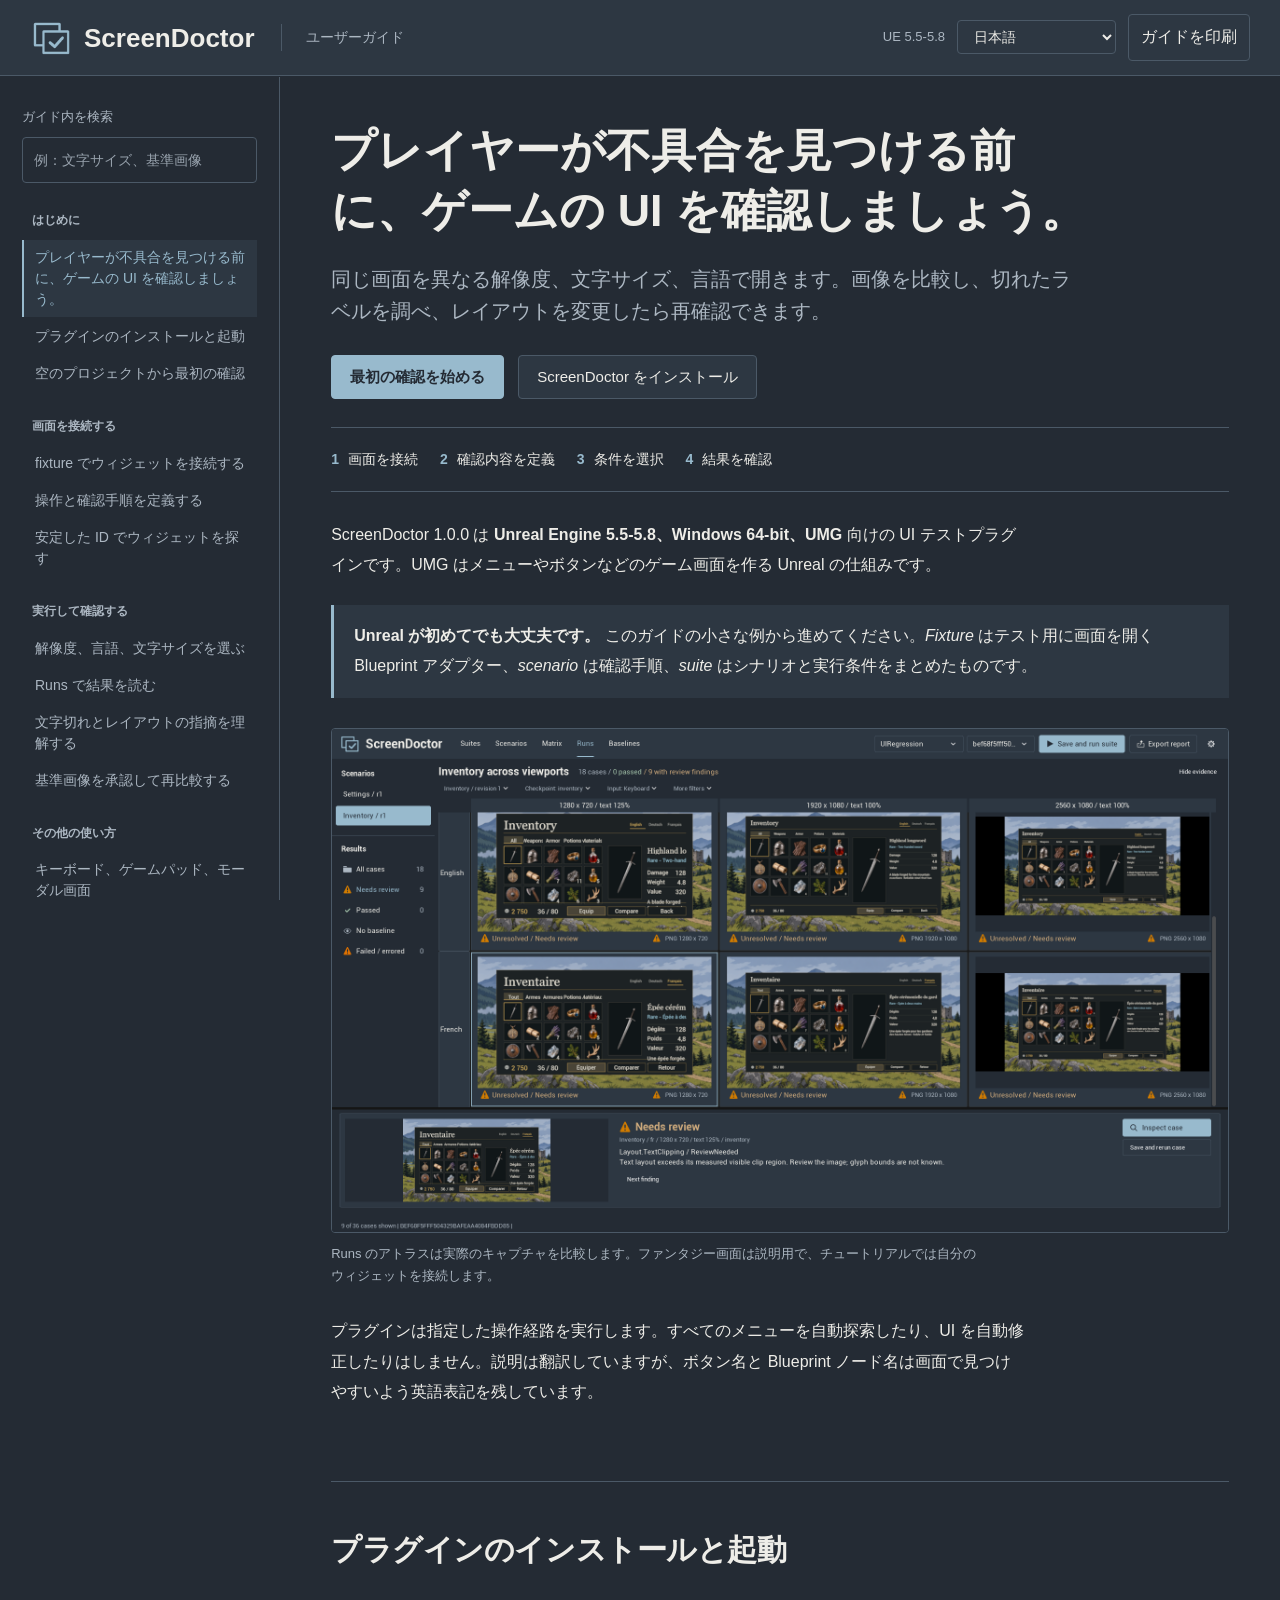
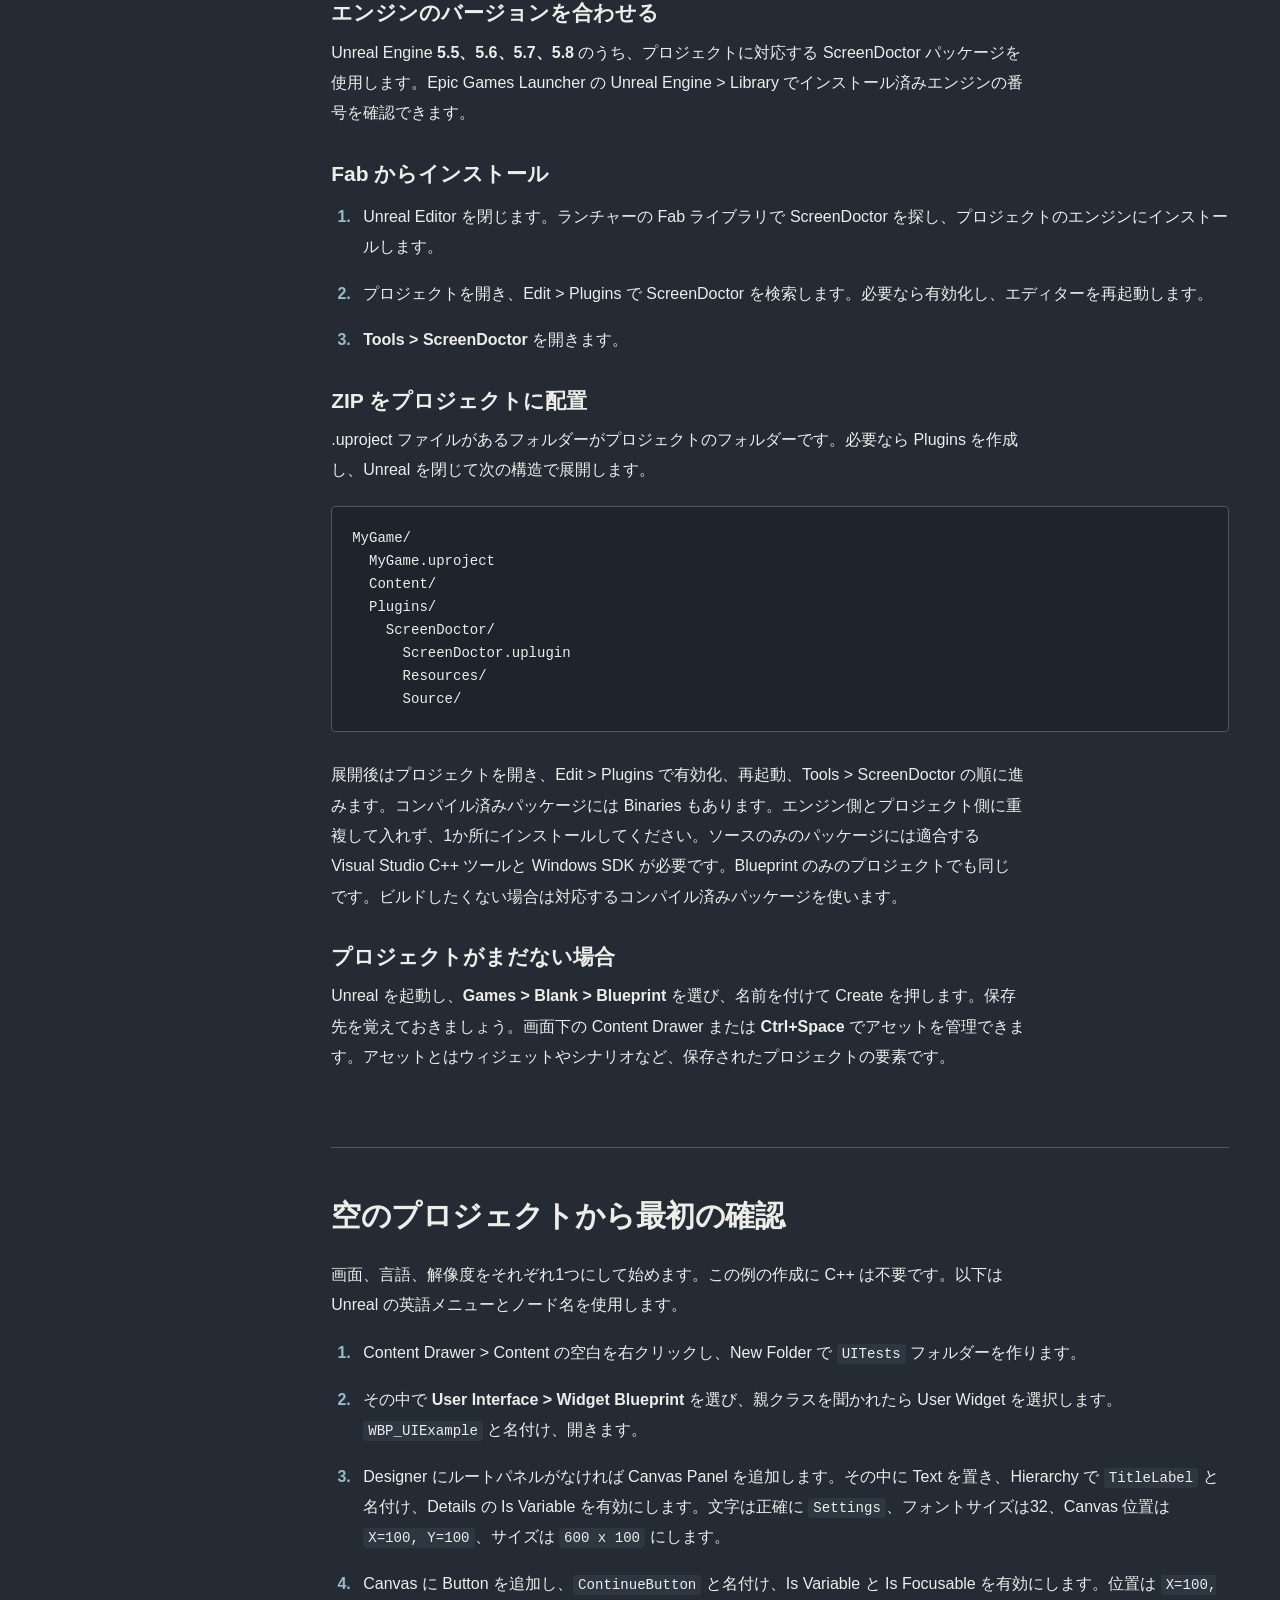
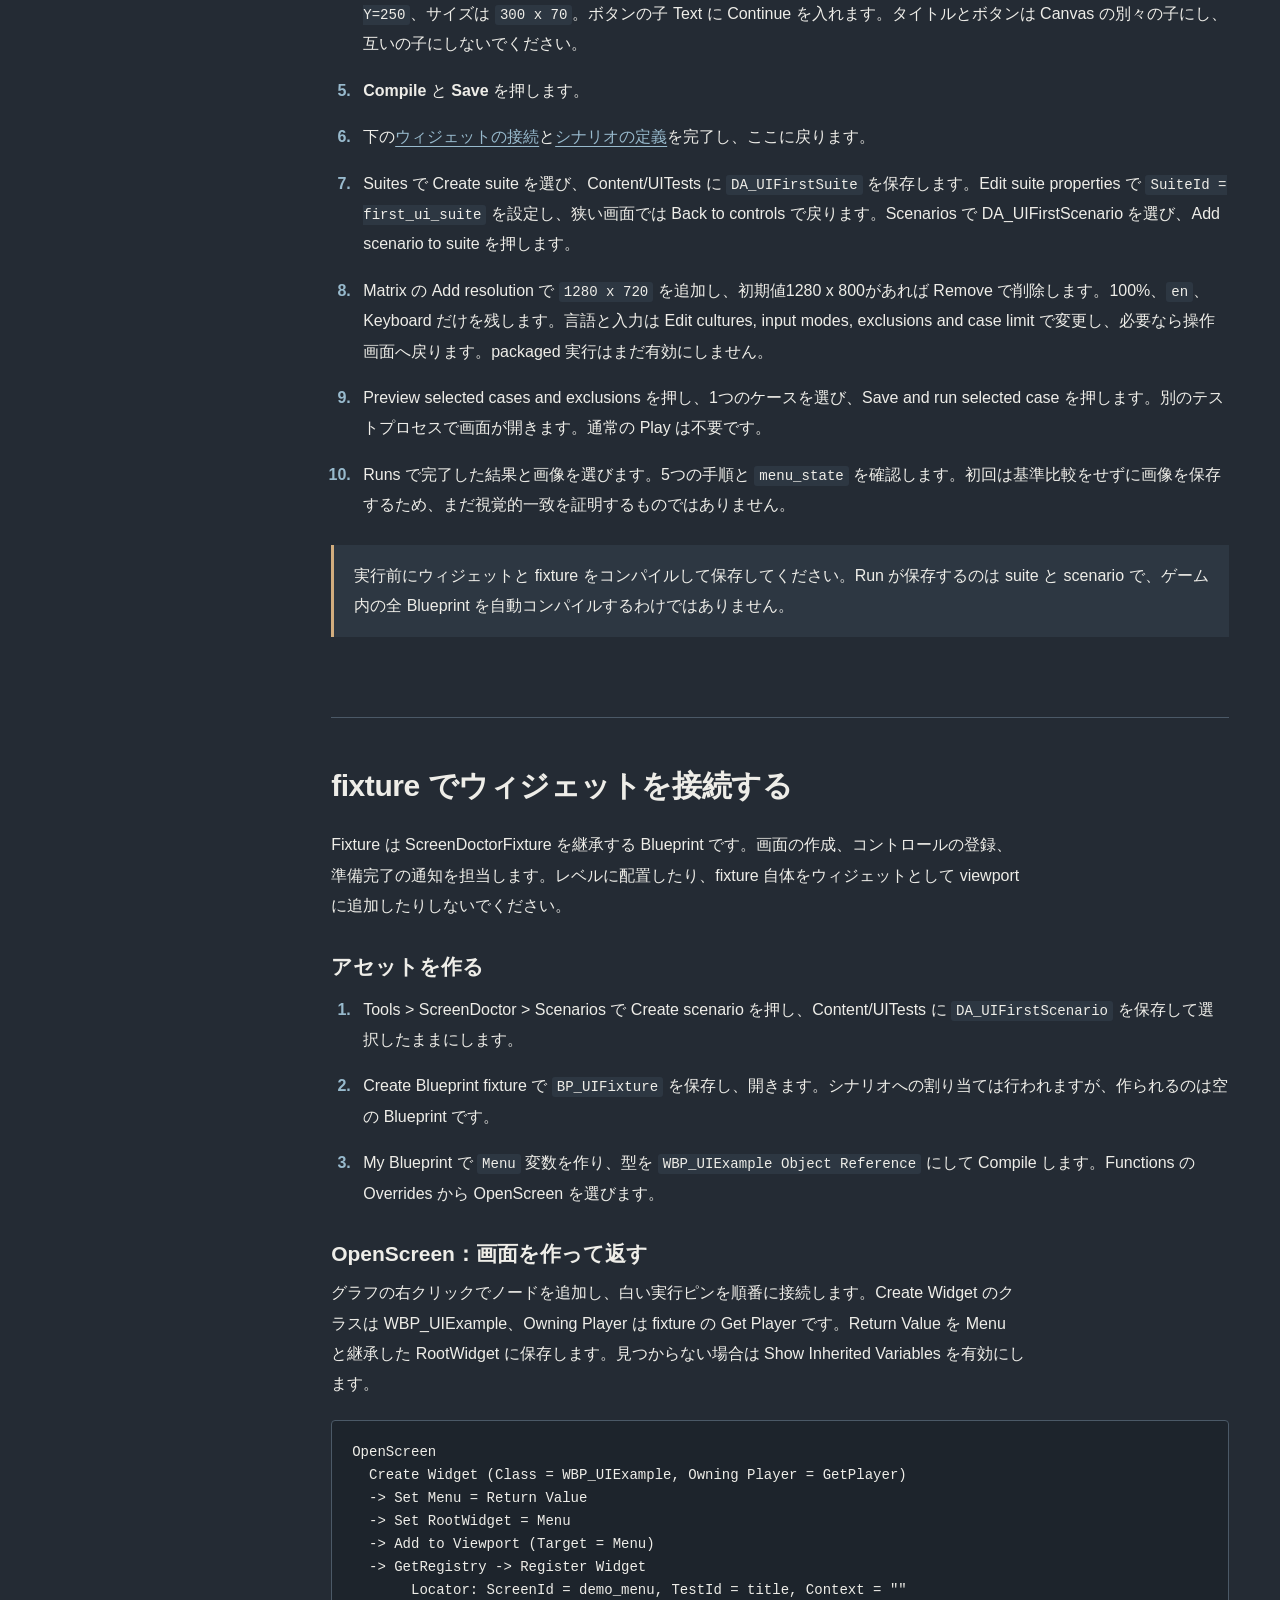
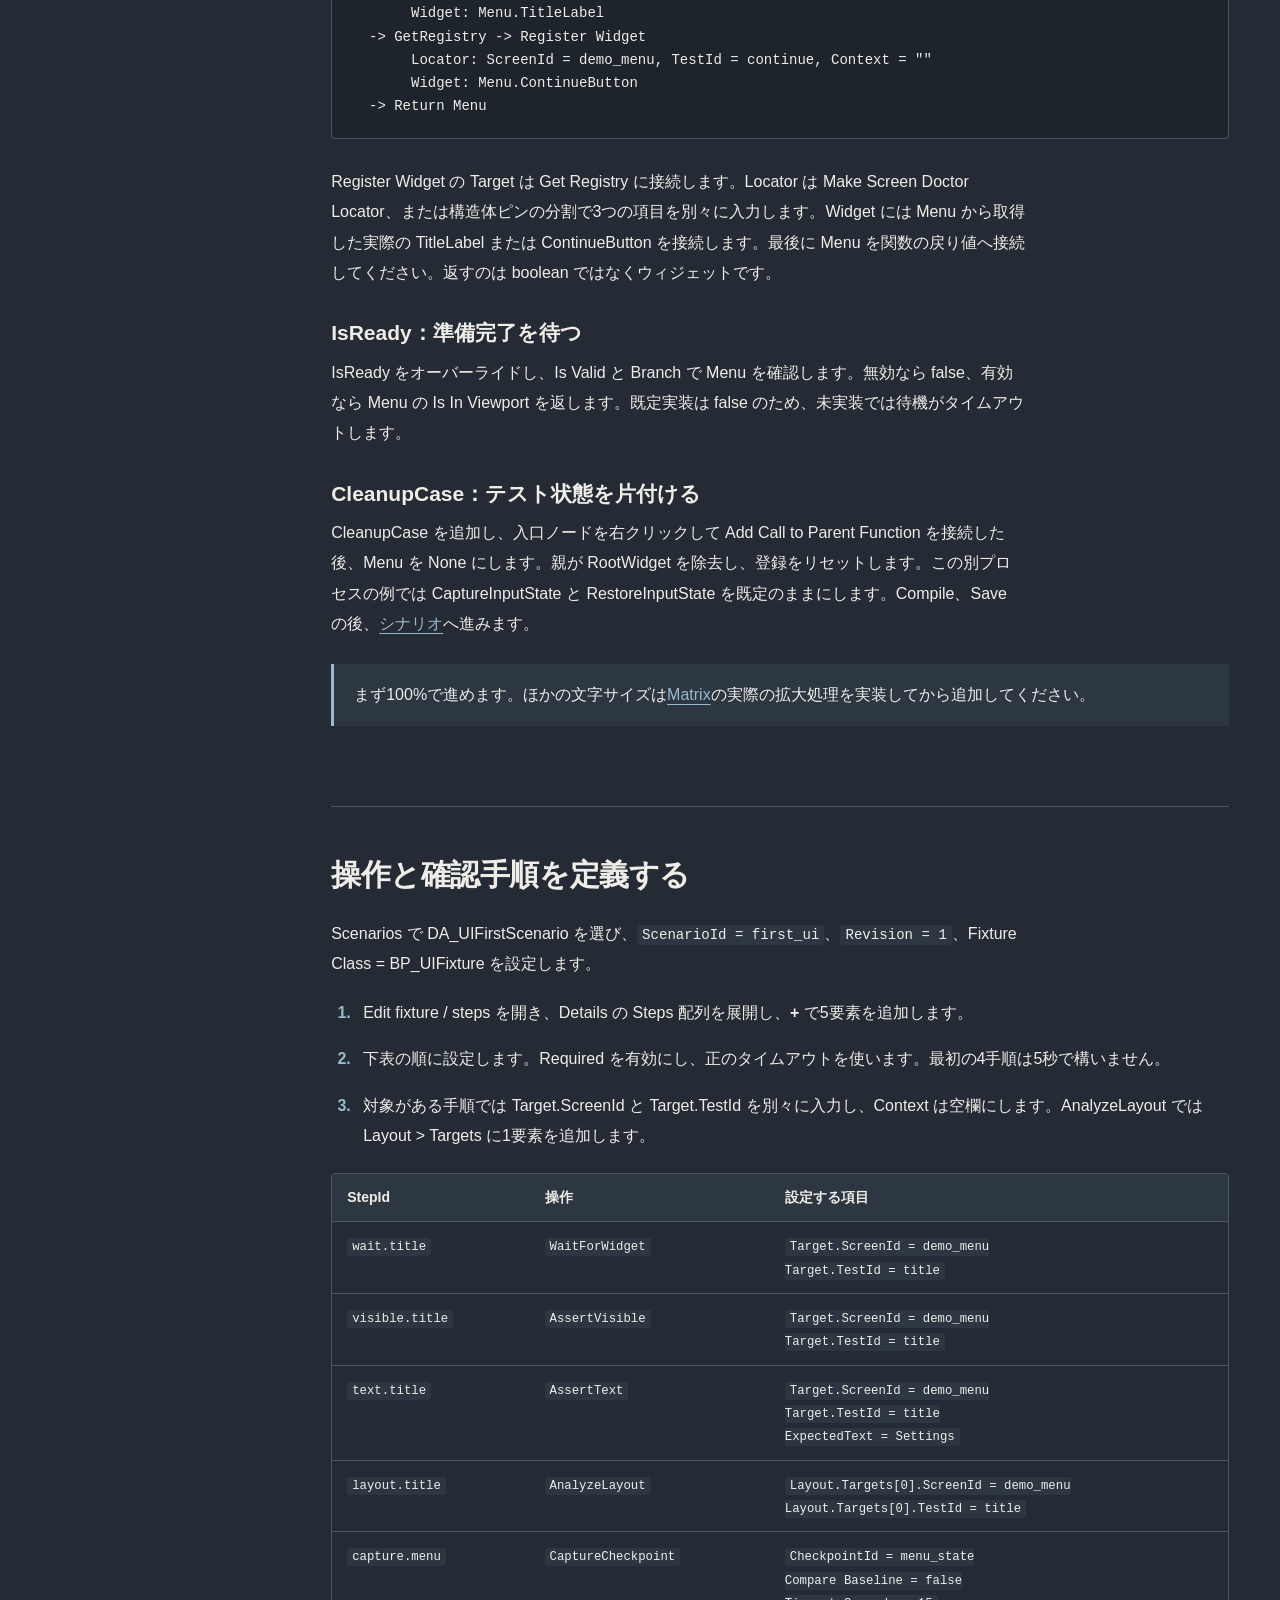
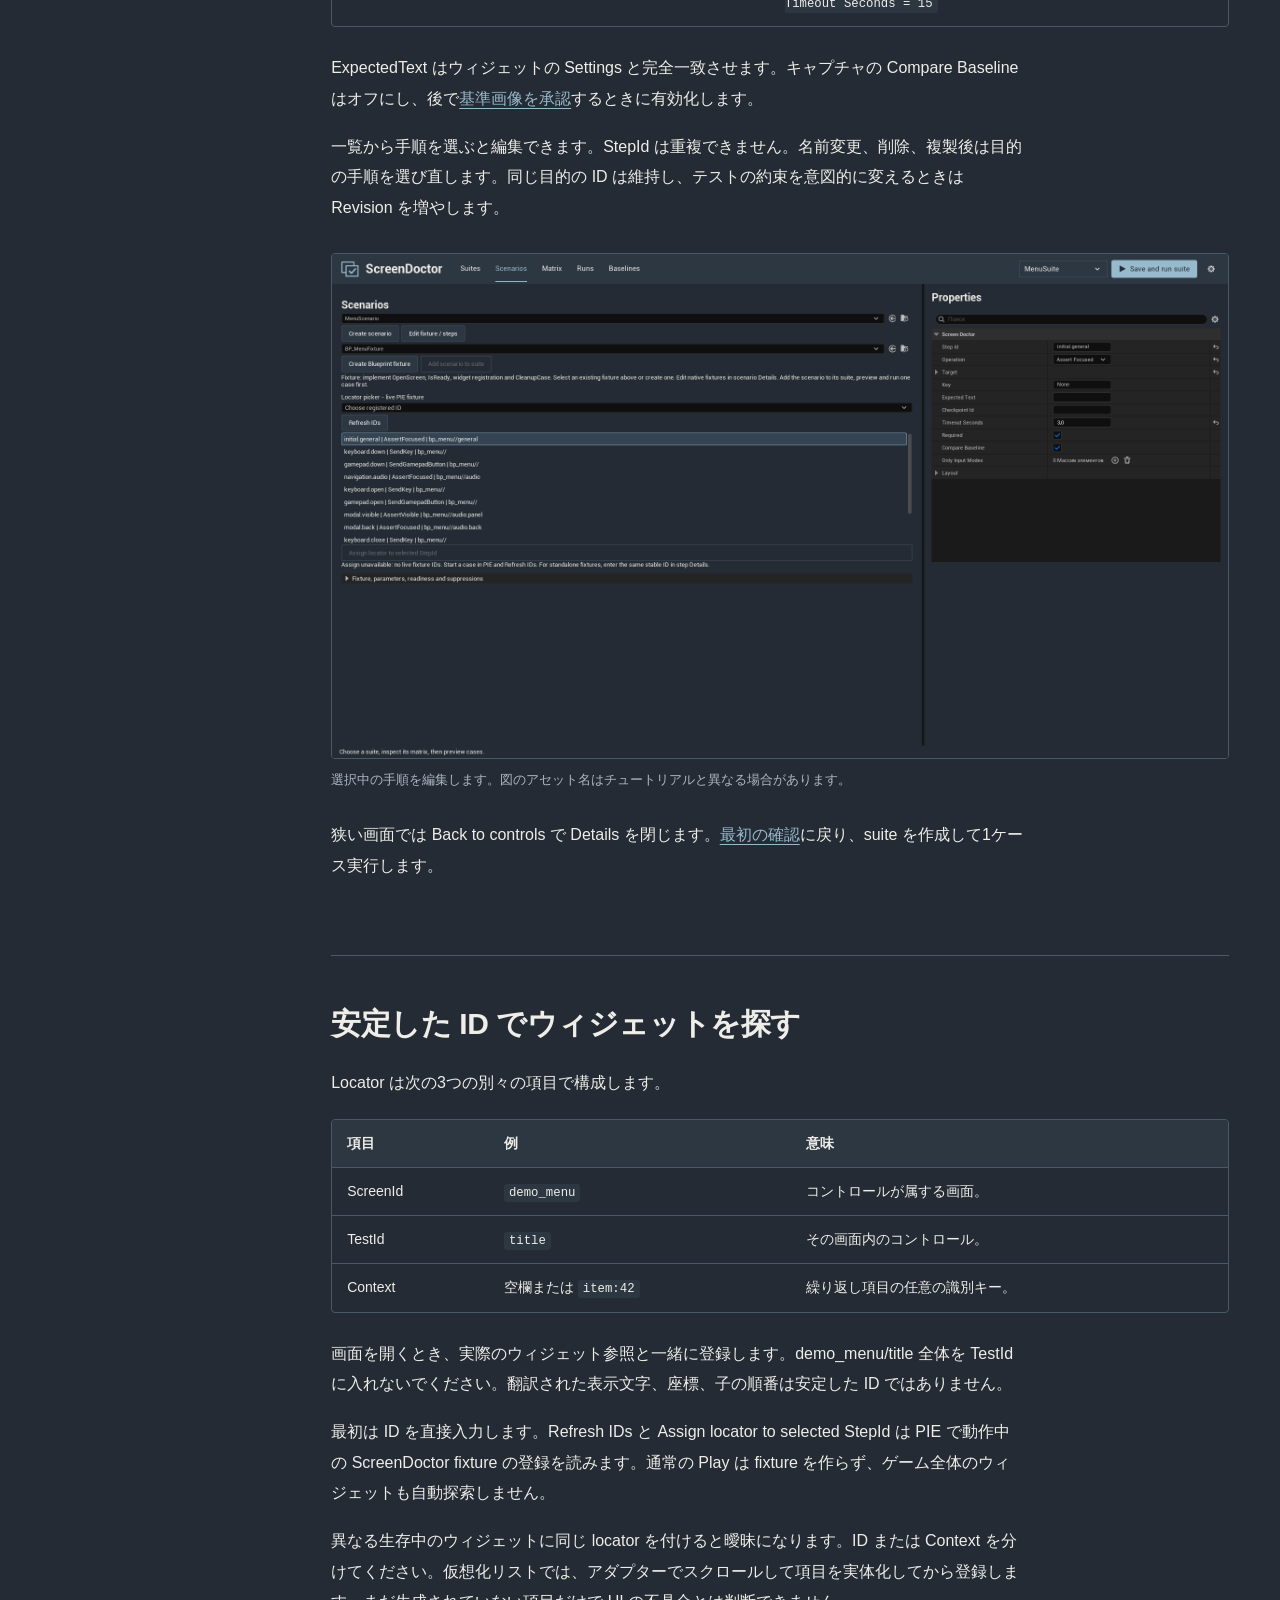
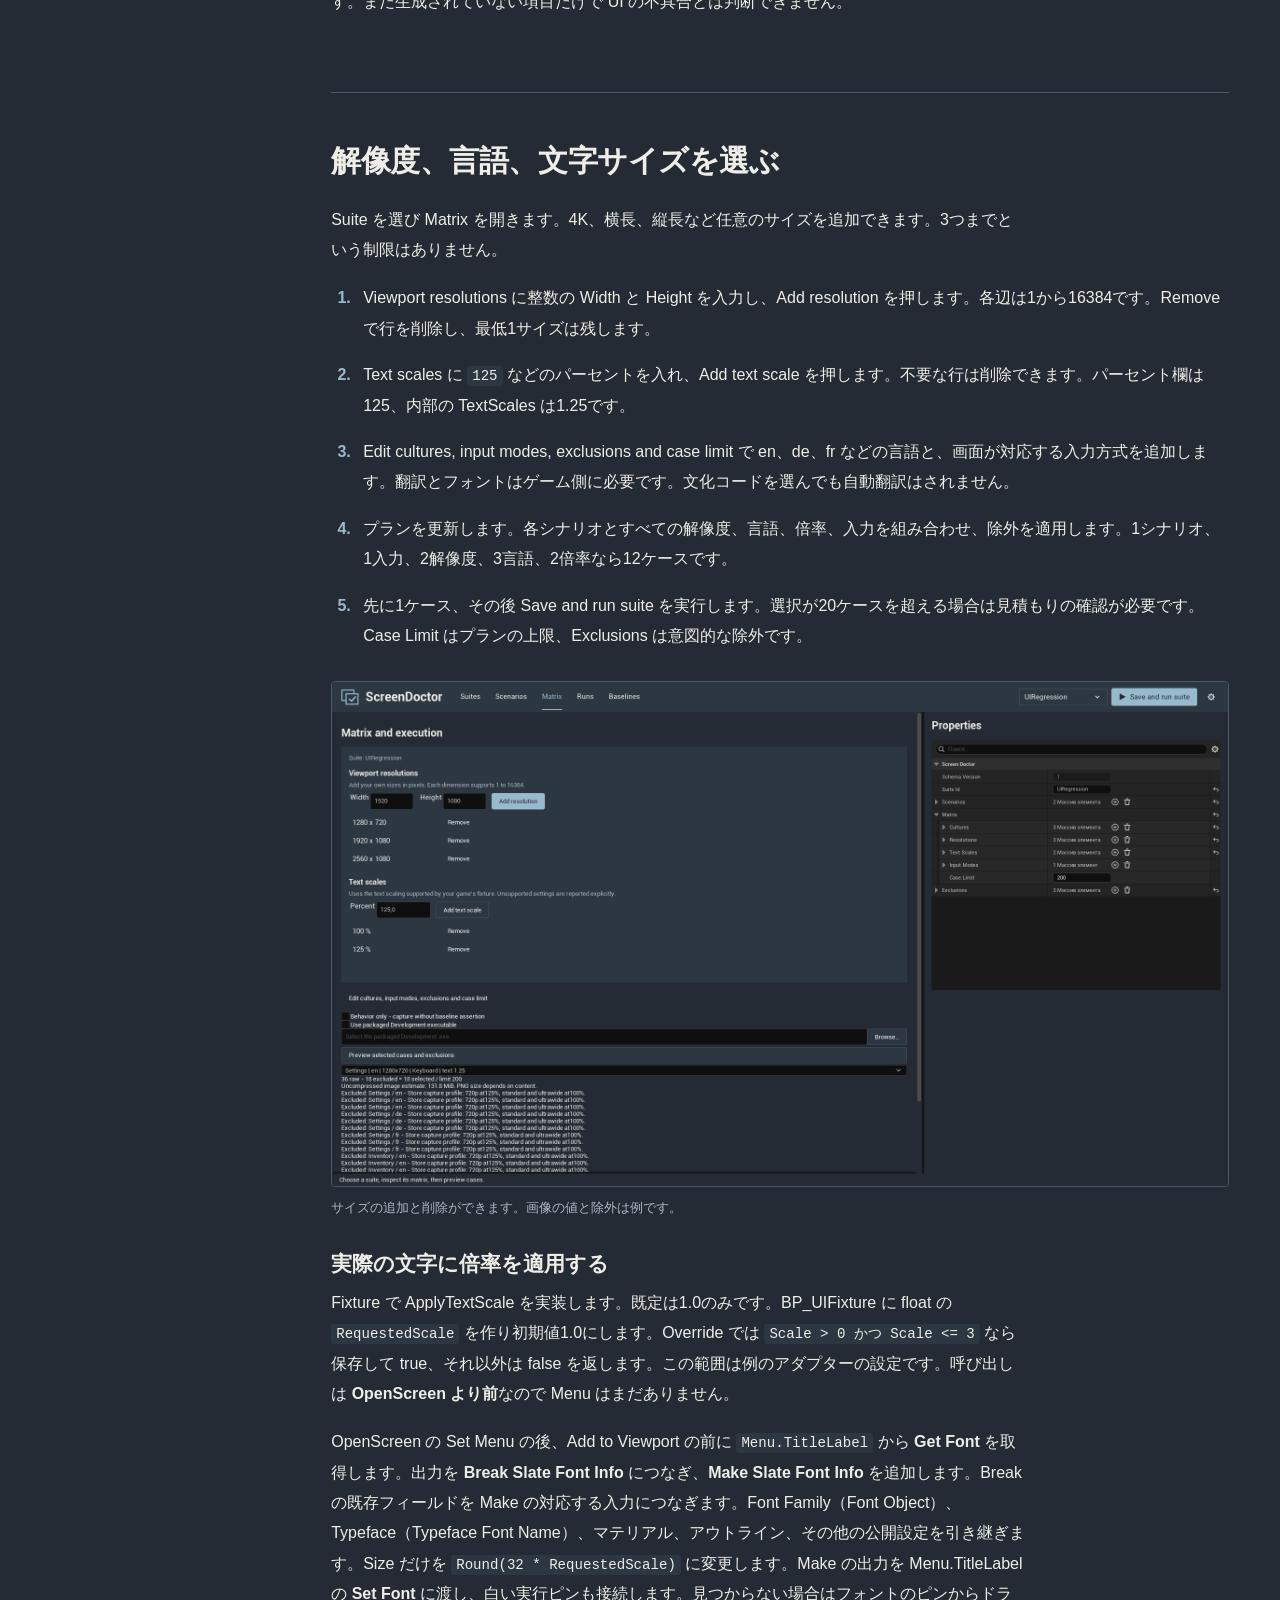
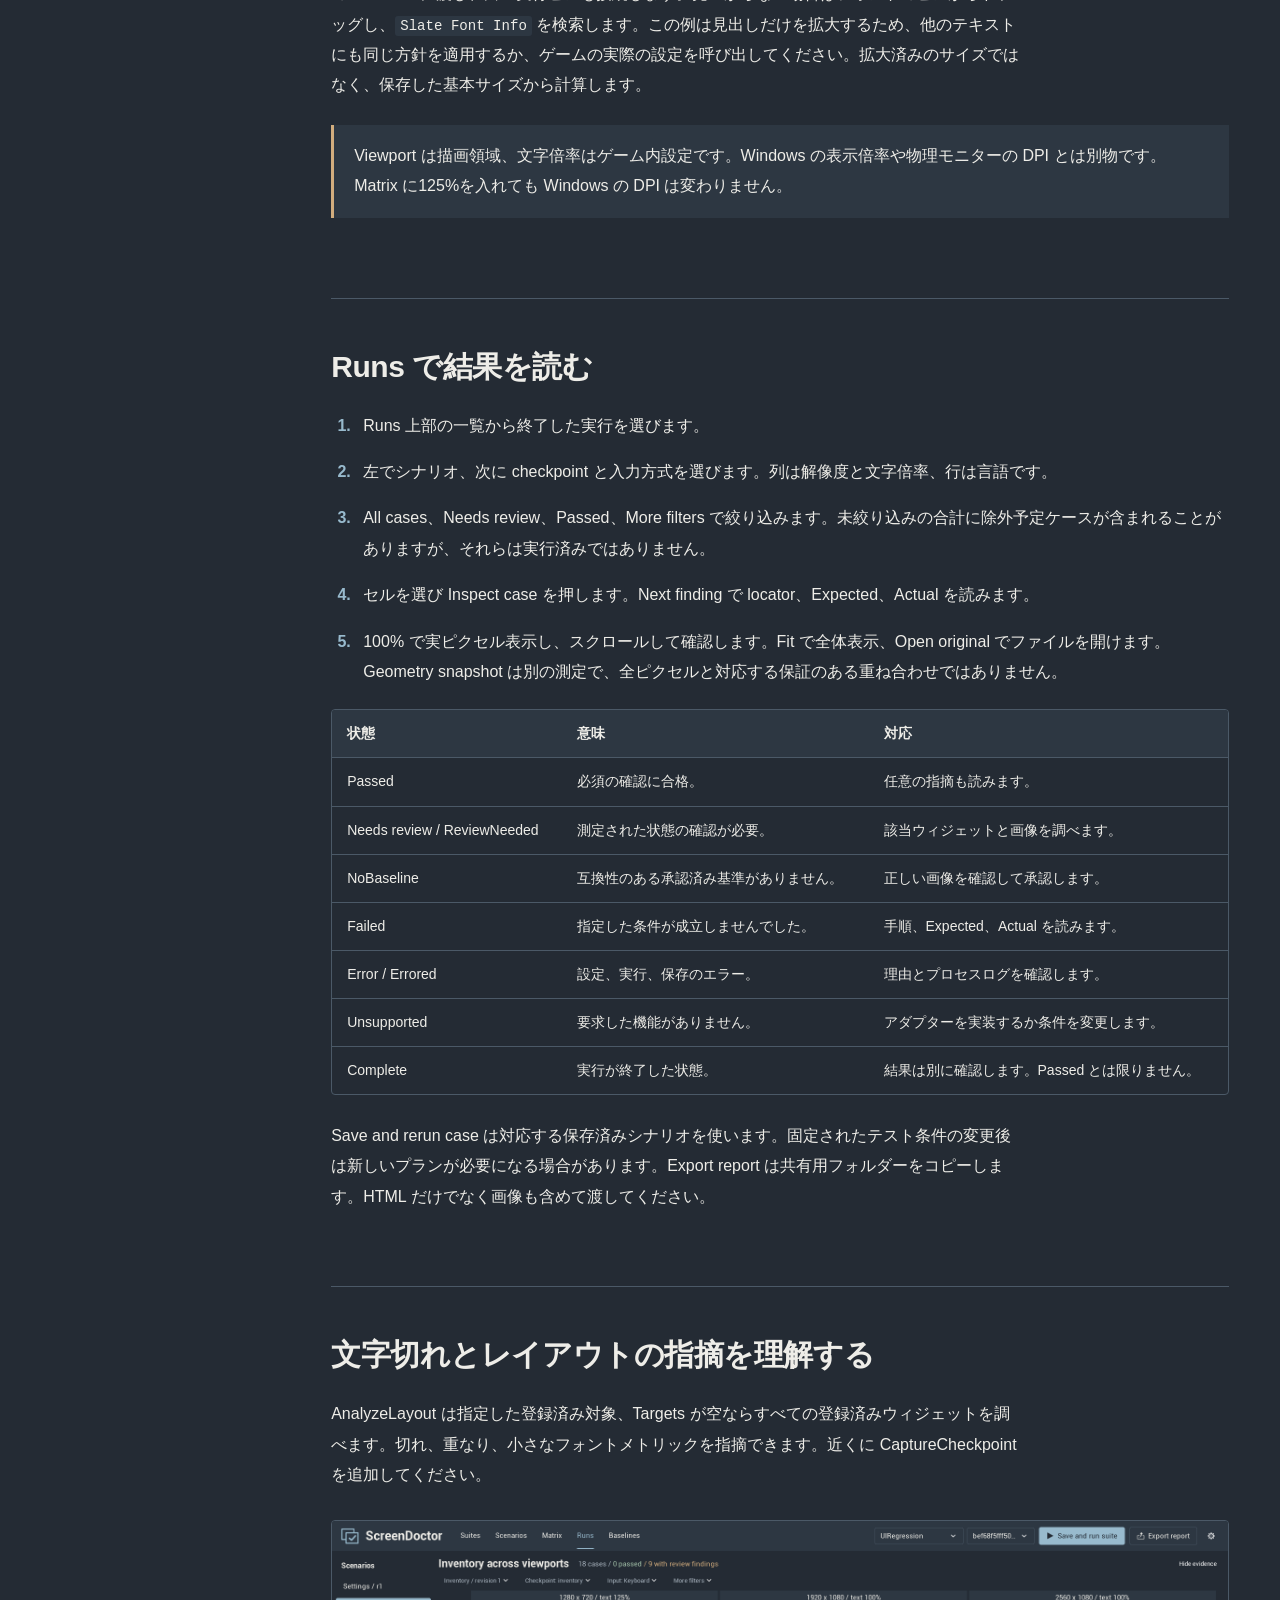
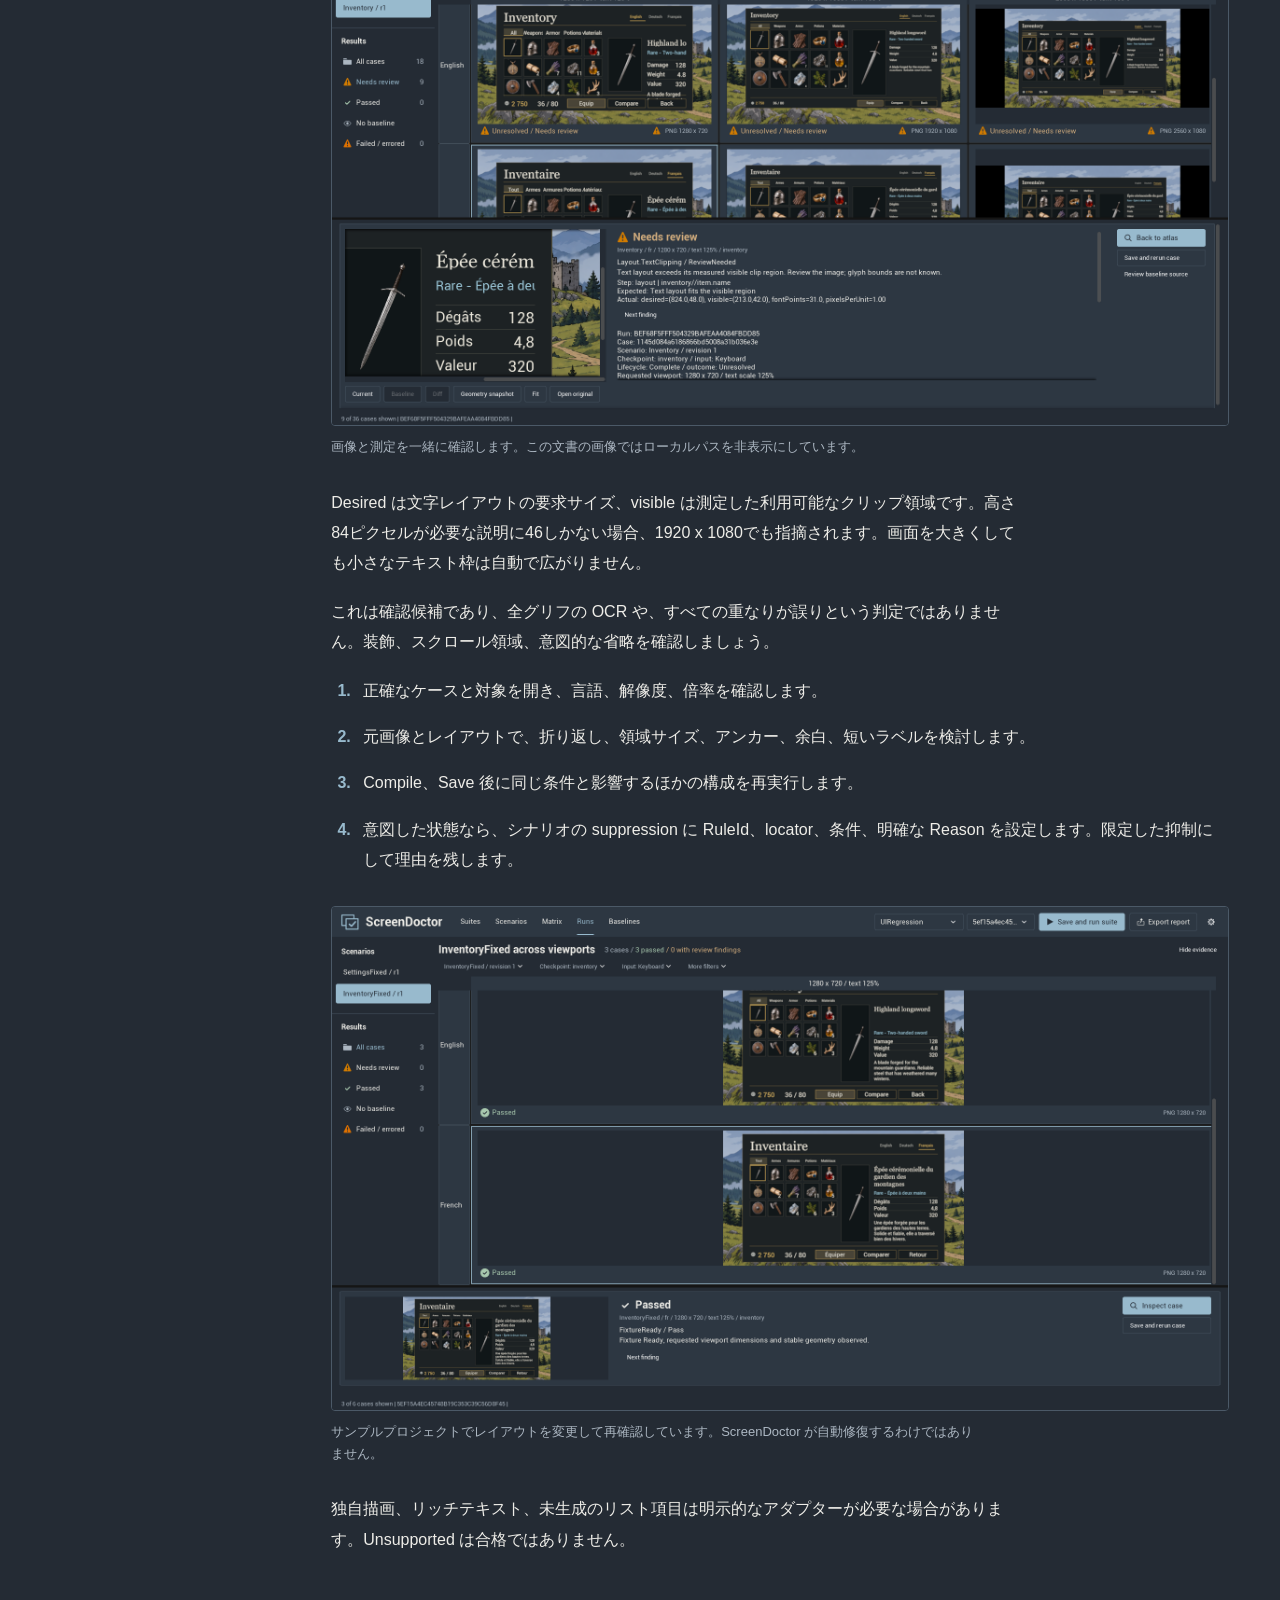
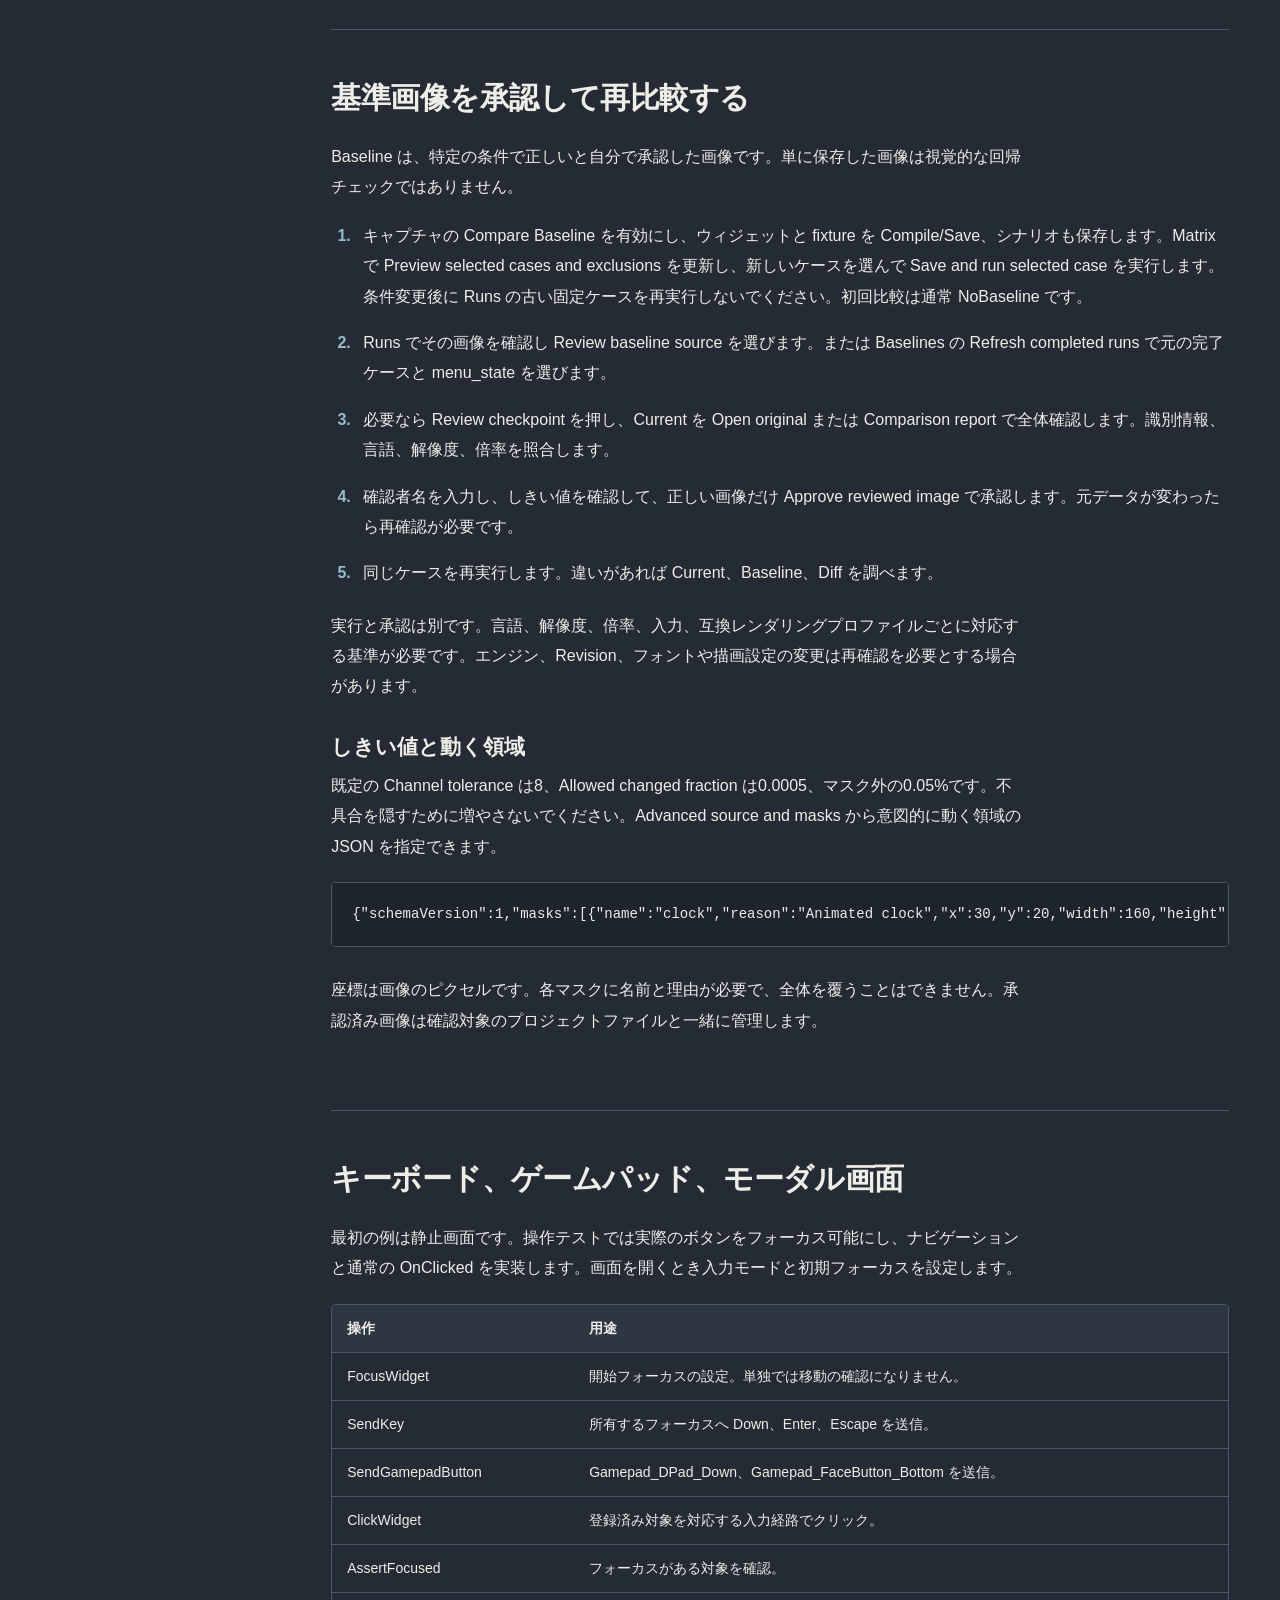
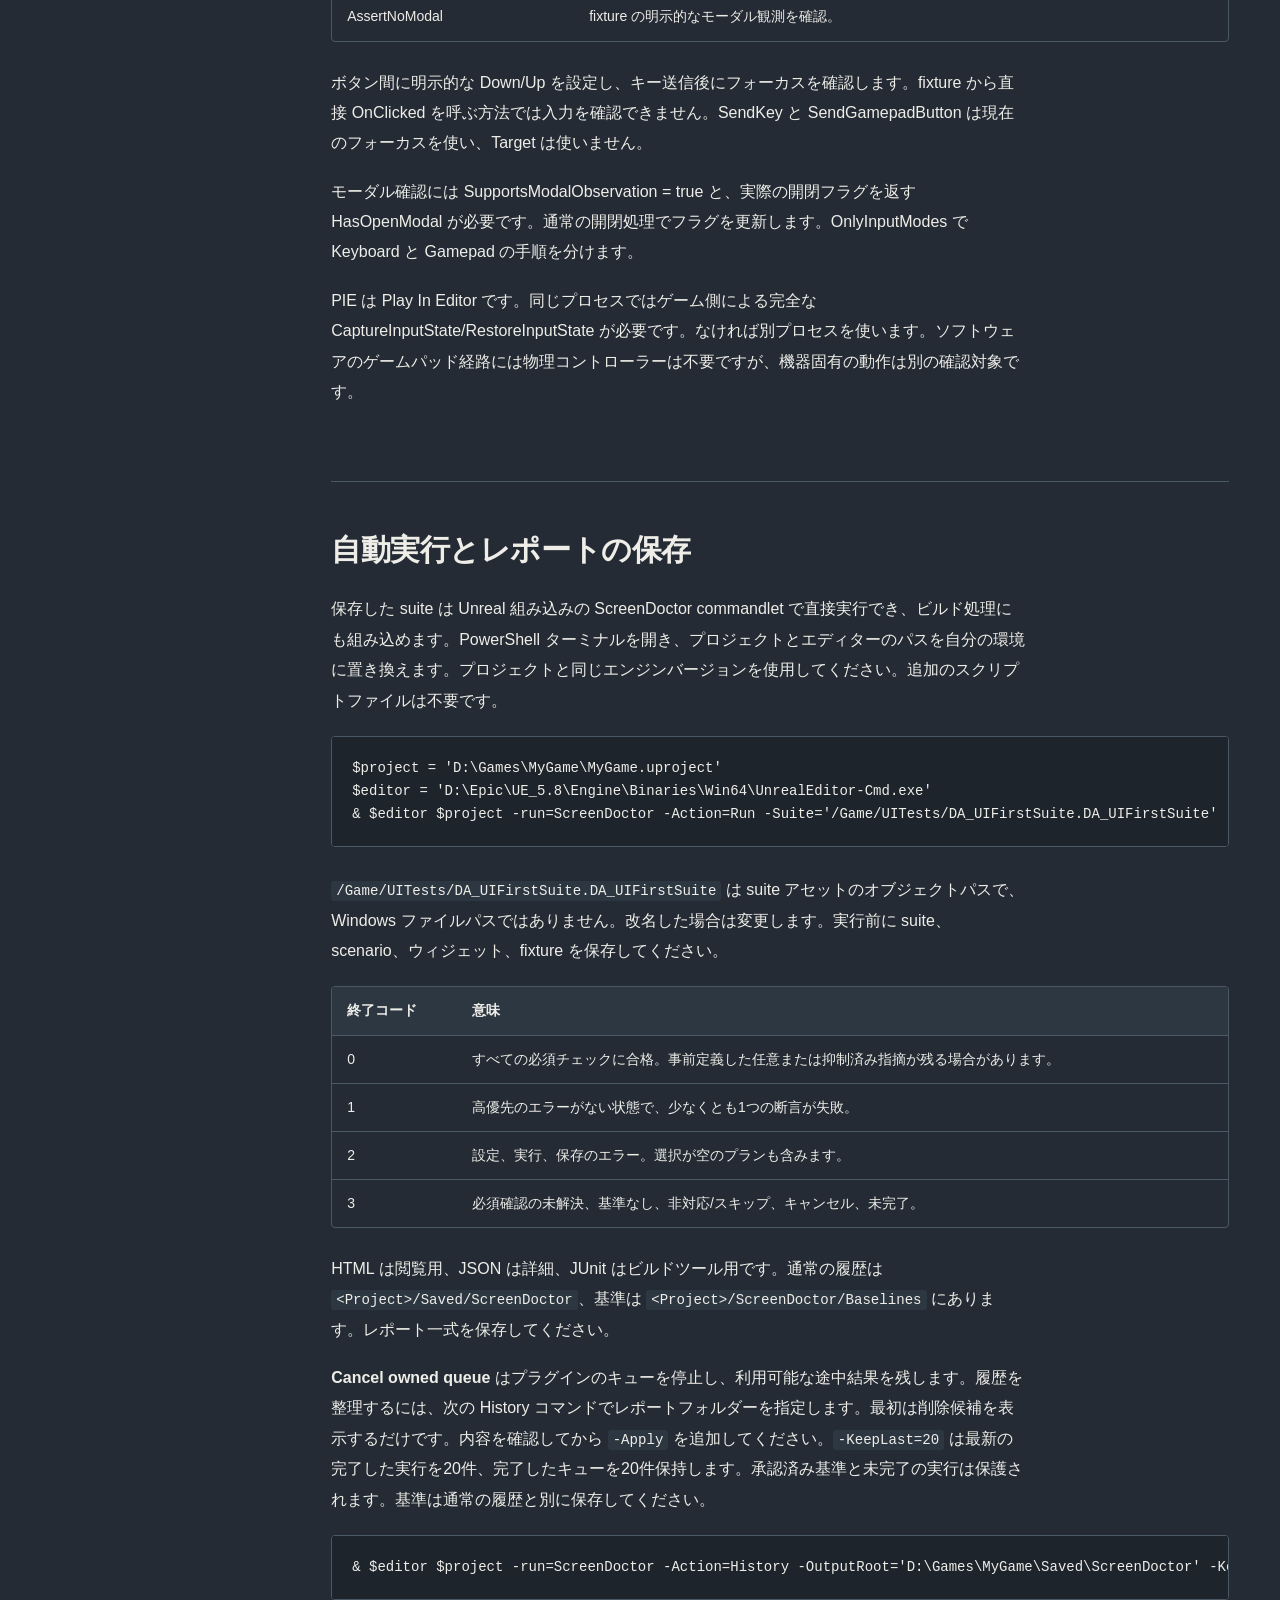
<file: ja/index.html>
<!doctype html>
<html lang="ja"><head><meta charset="utf-8"><meta name="viewport" content="width=device-width,initial-scale=1"><meta name="color-scheme" content="dark"><meta name="site-root" content="../"><meta name="description" content="ScreenDoctor の入門ガイド。インストール、UMG 画面の接続、解像度と言語のテスト、結果の確認、基準画像の承認を説明します。"><title>ScreenDoctor | ユーザーガイド</title><link rel="icon" href="../assets/brand.png"><link rel="stylesheet" href="../assets/style.css"><script src="../assets/app.js" defer></script></head>
<body data-search-count="見つかった章：{count}" data-search-empty="該当する章がありません。短い語句で検索してください。">
<a class="skip-link" href="#main">本文へ移動</a>
<header class="site-header"><a class="brand" href="#overview" aria-label="ScreenDoctor"><img src="../assets/brand.png" width="42" height="42" alt=""><span>ScreenDoctor</span></a><span class="header-label">ユーザーガイド</span><div class="header-actions"><span class="version">UE 5.5-5.8</span><label class="language-picker"><span class="visually-hidden">ドキュメントの言語</span><select id="doc-locale" aria-label="ドキュメントの言語"><option value="en">English</option><option value="zh-Hans">简体中文</option><option value="ru">Русский</option><option value="es">Español</option><option value="pt-BR">Português (Brasil)</option><option value="de">Deutsch</option><option value="ja" selected>日本語</option><option value="fr">Français</option><option value="ko">한국어</option></select></label><button type="button" id="print-guide">ガイドを印刷</button><button type="button" class="menu-button" id="menu-toggle" aria-controls="sidebar" aria-expanded="false">メニュー</button></div></header>
<div class="site-layout"><aside class="sidebar" id="sidebar"><div class="search-box"><label for="doc-search">ガイド内を検索</label><input id="doc-search" type="search" placeholder="例：文字サイズ、基準画像" autocomplete="off" aria-controls="search-results"><div id="search-results" hidden></div><p id="search-status" class="visually-hidden" role="status"></p></div><nav aria-label="ガイドの目次"><p class="nav-group">はじめに</p><a href="#overview" aria-current="location">プレイヤーが不具合を見つける前に、ゲームの UI を確認しましょう。</a>
<a href="#installation">プラグインのインストールと起動</a>
<a href="#first-check">空のプロジェクトから最初の確認</a>
<p class="nav-group">画面を接続する</p><a href="#fixture">fixture でウィジェットを接続する</a>
<a href="#scenarios">操作と確認手順を定義する</a>
<a href="#widgets">安定した ID でウィジェットを探す</a>
<p class="nav-group">実行して確認する</p><a href="#matrix">解像度、言語、文字サイズを選ぶ</a>
<a href="#runs">Runs で結果を読む</a>
<a href="#layout">文字切れとレイアウトの指摘を理解する</a>
<a href="#baselines">基準画像を承認して再比較する</a>
<p class="nav-group">その他の使い方</p><a href="#input">キーボード、ゲームパッド、モーダル画面</a>
<a href="#automation">自動実行とレポートの保存</a>
<a href="#packaging">Development パッケージのゲームを確認する</a>
<p class="nav-group">ヘルプと用語</p><a href="#troubleshooting">うまく動かないとき</a>
<a href="#faq">よくある質問</a>
<a href="#reference">用語、タブ、問い合わせ情報</a></nav><div class="sidebar-footer">ScreenDoctor 1.0.0<br>Unreal Engine 5.5 / 5.6 / 5.7 / 5.8<br>Windows 64-bit</div></aside><main id="main" tabindex="-1"><section class="doc-section overview" id="overview" aria-labelledby="overview-title"><h1 id="overview-title">プレイヤーが不具合を見つける前に、ゲームの UI を確認しましょう。</h1><p class="lead">同じ画面を異なる解像度、文字サイズ、言語で開きます。画像を比較し、切れたラベルを調べ、レイアウトを変更したら再確認できます。</p><div class="intro-actions"><a class="primary-link" href="#first-check">最初の確認を始める</a><a class="secondary-link" href="#installation">ScreenDoctor をインストール</a></div><div class="workflow"><span><b>1</b> 画面を接続</span><span><b>2</b> 確認内容を定義</span><span><b>3</b> 条件を選択</span><span><b>4</b> 結果を確認</span></div><p>ScreenDoctor 1.0.0 は <strong>Unreal Engine 5.5-5.8、Windows 64-bit、UMG</strong> 向けの UI テストプラグインです。UMG はメニューやボタンなどのゲーム画面を作る Unreal の仕組みです。</p><div class="callout"><strong>Unreal が初めてでも大丈夫です。</strong> このガイドの小さな例から進めてください。<em>Fixture</em> はテスト用に画面を開く Blueprint アダプター、<em>scenario</em> は確認手順、<em>suite</em> はシナリオと実行条件をまとめたものです。</div><figure class="screenshot"><a href="../assets/screens/inventory-comparison.png" target="_blank" rel="noopener"><img src="../assets/screens/inventory-comparison.png" alt="3つの解像度と英語・フランス語の行でインベントリを比較する ScreenDoctor。" width="1920" height="1080" loading="lazy"></a><figcaption>Runs のアトラスは実際のキャプチャを比較します。ファンタジー画面は説明用で、チュートリアルでは自分のウィジェットを接続します。</figcaption></figure><p>プラグインは指定した操作経路を実行します。すべてのメニューを自動探索したり、UI を自動修正したりはしません。説明は翻訳していますが、ボタン名と Blueprint ノード名は画面で見つけやすいよう英語表記を残しています。</p></section>
<section class="doc-section" id="installation" aria-labelledby="installation-title"><h2 id="installation-title">プラグインのインストールと起動</h2><h3>エンジンのバージョンを合わせる</h3><p>Unreal Engine <strong>5.5、5.6、5.7、5.8</strong> のうち、プロジェクトに対応する ScreenDoctor パッケージを使用します。Epic Games Launcher の Unreal Engine &gt; Library でインストール済みエンジンの番号を確認できます。</p><h3>Fab からインストール</h3><ol class="steps"><li>Unreal Editor を閉じます。ランチャーの Fab ライブラリで ScreenDoctor を探し、プロジェクトのエンジンにインストールします。</li><li>プロジェクトを開き、Edit &gt; Plugins で ScreenDoctor を検索します。必要なら有効化し、エディターを再起動します。</li><li><strong>Tools &gt; ScreenDoctor</strong> を開きます。</li></ol><h3>ZIP をプロジェクトに配置</h3><p>.uproject ファイルがあるフォルダーがプロジェクトのフォルダーです。必要なら Plugins を作成し、Unreal を閉じて次の構造で展開します。</p><pre><code>MyGame/
  MyGame.uproject
  Content/
  Plugins/
    ScreenDoctor/
      ScreenDoctor.uplugin
      Resources/
      Source/</code></pre><p>展開後はプロジェクトを開き、Edit &gt; Plugins で有効化、再起動、Tools &gt; ScreenDoctor の順に進みます。コンパイル済みパッケージには Binaries もあります。エンジン側とプロジェクト側に重複して入れず、1か所にインストールしてください。ソースのみのパッケージには適合する Visual Studio C++ ツールと Windows SDK が必要です。Blueprint のみのプロジェクトでも同じです。ビルドしたくない場合は対応するコンパイル済みパッケージを使います。</p><h3>プロジェクトがまだない場合</h3><p>Unreal を起動し、<strong>Games &gt; Blank &gt; Blueprint</strong> を選び、名前を付けて Create を押します。保存先を覚えておきましょう。画面下の Content Drawer または <strong>Ctrl+Space</strong> でアセットを管理できます。アセットとはウィジェットやシナリオなど、保存されたプロジェクトの要素です。</p></section>
<section class="doc-section" id="first-check" aria-labelledby="first-check-title"><h2 id="first-check-title">空のプロジェクトから最初の確認</h2><p>画面、言語、解像度をそれぞれ1つにして始めます。この例の作成に C++ は不要です。以下は Unreal の英語メニューとノード名を使用します。</p><ol class="steps"><li>Content Drawer &gt; Content の空白を右クリックし、New Folder で <code>UITests</code> フォルダーを作ります。</li><li>その中で <strong>User Interface &gt; Widget Blueprint</strong> を選び、親クラスを聞かれたら User Widget を選択します。<code>WBP_UIExample</code> と名付け、開きます。</li><li>Designer にルートパネルがなければ Canvas Panel を追加します。その中に Text を置き、Hierarchy で <code>TitleLabel</code> と名付け、Details の Is Variable を有効にします。文字は正確に <code>Settings</code>、フォントサイズは32、Canvas 位置は <code>X=100, Y=100</code>、サイズは <code>600 x 100</code> にします。</li><li>Canvas に Button を追加し、<code>ContinueButton</code> と名付け、Is Variable と Is Focusable を有効にします。位置は <code>X=100, Y=250</code>、サイズは <code>300 x 70</code>。ボタンの子 Text に Continue を入れます。タイトルとボタンは Canvas の別々の子にし、互いの子にしないでください。</li><li><strong>Compile</strong> と <strong>Save</strong> を押します。</li><li>下の<a href="#fixture">ウィジェットの接続</a>と<a href="#scenarios">シナリオの定義</a>を完了し、ここに戻ります。</li><li>Suites で Create suite を選び、Content/UITests に <code>DA_UIFirstSuite</code> を保存します。Edit suite properties で <code>SuiteId = first_ui_suite</code> を設定し、狭い画面では Back to controls で戻ります。Scenarios で DA_UIFirstScenario を選び、Add scenario to suite を押します。</li><li>Matrix の Add resolution で <code>1280 x 720</code> を追加し、初期値1280 x 800があれば Remove で削除します。100%、<code>en</code>、Keyboard だけを残します。言語と入力は Edit cultures, input modes, exclusions and case limit で変更し、必要なら操作画面へ戻ります。packaged 実行はまだ有効にしません。</li><li>Preview selected cases and exclusions を押し、1つのケースを選び、Save and run selected case を押します。別のテストプロセスで画面が開きます。通常の Play は不要です。</li><li>Runs で完了した結果と画像を選びます。5つの手順と <code>menu_state</code> を確認します。初回は基準比較をせずに画像を保存するため、まだ視覚的一致を証明するものではありません。</li></ol><div class="callout warning">実行前にウィジェットと fixture をコンパイルして保存してください。Run が保存するのは suite と scenario で、ゲーム内の全 Blueprint を自動コンパイルするわけではありません。</div></section>
<section class="doc-section" id="fixture" aria-labelledby="fixture-title"><h2 id="fixture-title">fixture でウィジェットを接続する</h2><p>Fixture は ScreenDoctorFixture を継承する Blueprint です。画面の作成、コントロールの登録、準備完了の通知を担当します。レベルに配置したり、fixture 自体をウィジェットとして viewport に追加したりしないでください。</p><h3>アセットを作る</h3><ol class="steps"><li>Tools &gt; ScreenDoctor &gt; Scenarios で Create scenario を押し、Content/UITests に <code>DA_UIFirstScenario</code> を保存して選択したままにします。</li><li>Create Blueprint fixture で <code>BP_UIFixture</code> を保存し、開きます。シナリオへの割り当ては行われますが、作られるのは空の Blueprint です。</li><li>My Blueprint で <code>Menu</code> 変数を作り、型を <code>WBP_UIExample Object Reference</code> にして Compile します。Functions の Overrides から OpenScreen を選びます。</li></ol><h3>OpenScreen：画面を作って返す</h3><p>グラフの右クリックでノードを追加し、白い実行ピンを順番に接続します。Create Widget のクラスは WBP_UIExample、Owning Player は fixture の Get Player です。Return Value を Menu と継承した RootWidget に保存します。見つからない場合は Show Inherited Variables を有効にします。</p><pre><code>OpenScreen
  Create Widget (Class = WBP_UIExample, Owning Player = GetPlayer)
  -&gt; Set Menu = Return Value
  -&gt; Set RootWidget = Menu
  -&gt; Add to Viewport (Target = Menu)
  -&gt; GetRegistry -&gt; Register Widget
       Locator: ScreenId = demo_menu, TestId = title, Context = ""
       Widget: Menu.TitleLabel
  -&gt; GetRegistry -&gt; Register Widget
       Locator: ScreenId = demo_menu, TestId = continue, Context = ""
       Widget: Menu.ContinueButton
  -&gt; Return Menu</code></pre><p>Register Widget の Target は Get Registry に接続します。Locator は Make Screen Doctor Locator、または構造体ピンの分割で3つの項目を別々に入力します。Widget には Menu から取得した実際の TitleLabel または ContinueButton を接続します。最後に Menu を関数の戻り値へ接続してください。返すのは boolean ではなくウィジェットです。</p><h3>IsReady：準備完了を待つ</h3><p>IsReady をオーバーライドし、Is Valid と Branch で Menu を確認します。無効なら false、有効なら Menu の Is In Viewport を返します。既定実装は false のため、未実装では待機がタイムアウトします。</p><h3>CleanupCase：テスト状態を片付ける</h3><p>CleanupCase を追加し、入口ノードを右クリックして Add Call to Parent Function を接続した後、Menu を None にします。親が RootWidget を除去し、登録をリセットします。この別プロセスの例では CaptureInputState と RestoreInputState を既定のままにします。Compile、Save の後、<a href="#scenarios">シナリオ</a>へ進みます。</p><div class="callout">まず100%で進めます。ほかの文字サイズは<a href="#matrix">Matrix</a>の実際の拡大処理を実装してから追加してください。</div></section>
<section class="doc-section" id="scenarios" aria-labelledby="scenarios-title"><h2 id="scenarios-title">操作と確認手順を定義する</h2><p>Scenarios で DA_UIFirstScenario を選び、<code>ScenarioId = first_ui</code>、<code>Revision = 1</code>、Fixture Class = BP_UIFixture を設定します。</p><ol class="steps"><li>Edit fixture / steps を開き、Details の Steps 配列を展開し、<strong>+</strong> で5要素を追加します。</li><li>下表の順に設定します。Required を有効にし、正のタイムアウトを使います。最初の4手順は5秒で構いません。</li><li>対象がある手順では Target.ScreenId と Target.TestId を別々に入力し、Context は空欄にします。AnalyzeLayout では Layout &gt; Targets に1要素を追加します。</li></ol><div class="table-scroll"><table><thead><tr><th scope="col">StepId</th><th scope="col">操作</th><th scope="col">設定する項目</th></tr></thead><tbody><tr><td><code>wait.title</code></td><td><code>WaitForWidget</code></td><td><code>Target.ScreenId = demo_menu<br>Target.TestId = title</code></td></tr><tr><td><code>visible.title</code></td><td><code>AssertVisible</code></td><td><code>Target.ScreenId = demo_menu<br>Target.TestId = title</code></td></tr><tr><td><code>text.title</code></td><td><code>AssertText</code></td><td><code>Target.ScreenId = demo_menu<br>Target.TestId = title<br>ExpectedText = Settings</code></td></tr><tr><td><code>layout.title</code></td><td><code>AnalyzeLayout</code></td><td><code>Layout.Targets[0].ScreenId = demo_menu<br>Layout.Targets[0].TestId = title</code></td></tr><tr><td><code>capture.menu</code></td><td><code>CaptureCheckpoint</code></td><td><code>CheckpointId = menu_state<br>Compare Baseline = false<br>Timeout Seconds = 15</code></td></tr></tbody></table></div><p>ExpectedText はウィジェットの Settings と完全一致させます。キャプチャの Compare Baseline はオフにし、後で<a href="#baselines">基準画像を承認</a>するときに有効化します。</p><p>一覧から手順を選ぶと編集できます。StepId は重複できません。名前変更、削除、複製後は目的の手順を選び直します。同じ目的の ID は維持し、テストの約束を意図的に変えるときは Revision を増やします。</p><figure class="screenshot"><a href="../assets/screens/scenarios.png" target="_blank" rel="noopener"><img src="../assets/screens/scenarios.png" alt="Scenarios の手順一覧と選択中の手順の編集画面。" width="1920" height="1080" loading="lazy"></a><figcaption>選択中の手順を編集します。図のアセット名はチュートリアルと異なる場合があります。</figcaption></figure><p>狭い画面では Back to controls で Details を閉じます。<a href="#first-check">最初の確認</a>に戻り、suite を作成して1ケース実行します。</p></section>
<section class="doc-section" id="widgets" aria-labelledby="widgets-title"><h2 id="widgets-title">安定した ID でウィジェットを探す</h2><p>Locator は次の3つの別々の項目で構成します。</p><div class="table-scroll"><table><thead><tr><th scope="col">項目</th><th scope="col">例</th><th scope="col">意味</th></tr></thead><tbody><tr><td>ScreenId</td><td><code>demo_menu</code></td><td>コントロールが属する画面。</td></tr><tr><td>TestId</td><td><code>title</code></td><td>その画面内のコントロール。</td></tr><tr><td>Context</td><td>空欄または <code>item:42</code></td><td>繰り返し項目の任意の識別キー。</td></tr></tbody></table></div><p>画面を開くとき、実際のウィジェット参照と一緒に登録します。demo_menu/title 全体を TestId に入れないでください。翻訳された表示文字、座標、子の順番は安定した ID ではありません。</p><p>最初は ID を直接入力します。Refresh IDs と Assign locator to selected StepId は PIE で動作中の ScreenDoctor fixture の登録を読みます。通常の Play は fixture を作らず、ゲーム全体のウィジェットも自動探索しません。</p><p>異なる生存中のウィジェットに同じ locator を付けると曖昧になります。ID または Context を分けてください。仮想化リストでは、アダプターでスクロールして項目を実体化してから登録します。まだ生成されていない項目だけで UI の不具合とは判断できません。</p></section>
<section class="doc-section" id="matrix" aria-labelledby="matrix-title"><h2 id="matrix-title">解像度、言語、文字サイズを選ぶ</h2><p>Suite を選び Matrix を開きます。4K、横長、縦長など任意のサイズを追加できます。3つまでという制限はありません。</p><ol class="steps"><li>Viewport resolutions に整数の Width と Height を入力し、Add resolution を押します。各辺は1から16384です。Remove で行を削除し、最低1サイズは残します。</li><li>Text scales に <code>125</code> などのパーセントを入れ、Add text scale を押します。不要な行は削除できます。パーセント欄は125、内部の TextScales は1.25です。</li><li>Edit cultures, input modes, exclusions and case limit で en、de、fr などの言語と、画面が対応する入力方式を追加します。翻訳とフォントはゲーム側に必要です。文化コードを選んでも自動翻訳はされません。</li><li>プランを更新します。各シナリオとすべての解像度、言語、倍率、入力を組み合わせ、除外を適用します。1シナリオ、1入力、2解像度、3言語、2倍率なら12ケースです。</li><li>先に1ケース、その後 Save and run suite を実行します。選択が20ケースを超える場合は見積もりの確認が必要です。Case Limit はプランの上限、Exclusions は意図的な除外です。</li></ol><figure class="screenshot"><a href="../assets/screens/matrix.png" target="_blank" rel="noopener"><img src="../assets/screens/matrix.png" alt="独自の幅、高さ、文字倍率を指定する Matrix。" width="1920" height="1080" loading="lazy"></a><figcaption>サイズの追加と削除ができます。画像の値と除外は例です。</figcaption></figure><h3>実際の文字に倍率を適用する</h3><p>Fixture で ApplyTextScale を実装します。既定は1.0のみです。BP_UIFixture に float の <code>RequestedScale</code> を作り初期値1.0にします。Override では <code>Scale &gt; 0 かつ Scale &lt;= 3</code> なら保存して true、それ以外は false を返します。この範囲は例のアダプターの設定です。呼び出しは <strong>OpenScreen より前</strong>なので Menu はまだありません。</p><p>OpenScreen の Set Menu の後、Add to Viewport の前に <code>Menu.TitleLabel</code> から <strong>Get Font</strong> を取得します。出力を <strong>Break Slate Font Info</strong> につなぎ、<strong>Make Slate Font Info</strong> を追加します。Break の既存フィールドを Make の対応する入力につなぎます。Font Family（Font Object）、Typeface（Typeface Font Name）、マテリアル、アウトライン、その他の公開設定を引き継ぎます。Size だけを <code>Round(32 * RequestedScale)</code> に変更します。Make の出力を Menu.TitleLabel の <strong>Set Font</strong> に渡し、白い実行ピンも接続します。見つからない場合はフォントのピンからドラッグし、<code>Slate Font Info</code> を検索します。この例は見出しだけを拡大するため、他のテキストにも同じ方針を適用するか、ゲームの実際の設定を呼び出してください。拡大済みのサイズではなく、保存した基本サイズから計算します。</p><div class="callout warning">Viewport は描画領域、文字倍率はゲーム内設定です。Windows の表示倍率や物理モニターの DPI とは別物です。Matrix に125%を入れても Windows の DPI は変わりません。</div></section>
<section class="doc-section" id="runs" aria-labelledby="runs-title"><h2 id="runs-title">Runs で結果を読む</h2><ol class="steps"><li>Runs 上部の一覧から終了した実行を選びます。</li><li>左でシナリオ、次に checkpoint と入力方式を選びます。列は解像度と文字倍率、行は言語です。</li><li>All cases、Needs review、Passed、More filters で絞り込みます。未絞り込みの合計に除外予定ケースが含まれることがありますが、それらは実行済みではありません。</li><li>セルを選び Inspect case を押します。Next finding で locator、Expected、Actual を読みます。</li><li>100% で実ピクセル表示し、スクロールして確認します。Fit で全体表示、Open original でファイルを開けます。Geometry snapshot は別の測定で、全ピクセルと対応する保証のある重ね合わせではありません。</li></ol><div class="table-scroll"><table><thead><tr><th scope="col">状態</th><th scope="col">意味</th><th scope="col">対応</th></tr></thead><tbody><tr><td>Passed</td><td>必須の確認に合格。</td><td>任意の指摘も読みます。</td></tr><tr><td>Needs review / ReviewNeeded</td><td>測定された状態の確認が必要。</td><td>該当ウィジェットと画像を調べます。</td></tr><tr><td>NoBaseline</td><td>互換性のある承認済み基準がありません。</td><td>正しい画像を確認して承認します。</td></tr><tr><td>Failed</td><td>指定した条件が成立しませんでした。</td><td>手順、Expected、Actual を読みます。</td></tr><tr><td>Error / Errored</td><td>設定、実行、保存のエラー。</td><td>理由とプロセスログを確認します。</td></tr><tr><td>Unsupported</td><td>要求した機能がありません。</td><td>アダプターを実装するか条件を変更します。</td></tr><tr><td>Complete</td><td>実行が終了した状態。</td><td>結果は別に確認します。Passed とは限りません。</td></tr></tbody></table></div><p>Save and rerun case は対応する保存済みシナリオを使います。固定されたテスト条件の変更後は新しいプランが必要になる場合があります。Export report は共有用フォルダーをコピーします。HTML だけでなく画像も含めて渡してください。</p></section>
<section class="doc-section" id="layout" aria-labelledby="layout-title"><h2 id="layout-title">文字切れとレイアウトの指摘を理解する</h2><p>AnalyzeLayout は指定した登録済み対象、Targets が空ならすべての登録済みウィジェットを調べます。切れ、重なり、小さなフォントメトリックを指摘できます。近くに CaptureCheckpoint を追加してください。</p><figure class="screenshot"><a href="../assets/screens/inventory-inspection.png" target="_blank" rel="noopener"><img src="../assets/screens/inventory-inspection.png" alt="切れたフランス語のアイテム名、対象 locator、要求サイズと可視サイズ。" width="1920" height="1080" loading="lazy"></a><figcaption>画像と測定を一緒に確認します。この文書の画像ではローカルパスを非表示にしています。</figcaption></figure><p>Desired は文字レイアウトの要求サイズ、visible は測定した利用可能なクリップ領域です。高さ84ピクセルが必要な説明に46しかない場合、1920 x 1080でも指摘されます。画面を大きくしても小さなテキスト枠は自動で広がりません。</p><p>これは確認候補であり、全グリフの OCR や、すべての重なりが誤りという判定ではありません。装飾、スクロール領域、意図的な省略を確認しましょう。</p><ol class="steps"><li>正確なケースと対象を開き、言語、解像度、倍率を確認します。</li><li>元画像とレイアウトで、折り返し、領域サイズ、アンカー、余白、短いラベルを検討します。</li><li>Compile、Save 後に同じ条件と影響するほかの構成を再実行します。</li><li>意図した状態なら、シナリオの suppression に RuleId、locator、条件、明確な Reason を設定します。限定した抑制にして理由を残します。</li></ol><figure class="screenshot"><a href="../assets/screens/corrected-inventory.png" target="_blank" rel="noopener"><img src="../assets/screens/corrected-inventory.png" alt="別途修正したインベントリで Passed と指摘なしの結果。" width="1920" height="1080" loading="lazy"></a><figcaption>サンプルプロジェクトでレイアウトを変更して再確認しています。ScreenDoctor が自動修復するわけではありません。</figcaption></figure><p>独自描画、リッチテキスト、未生成のリスト項目は明示的なアダプターが必要な場合があります。Unsupported は合格ではありません。</p></section>
<section class="doc-section" id="baselines" aria-labelledby="baselines-title"><h2 id="baselines-title">基準画像を承認して再比較する</h2><p>Baseline は、特定の条件で正しいと自分で承認した画像です。単に保存した画像は視覚的な回帰チェックではありません。</p><ol class="steps"><li>キャプチャの Compare Baseline を有効にし、ウィジェットと fixture を Compile/Save、シナリオも保存します。Matrix で Preview selected cases and exclusions を更新し、新しいケースを選んで Save and run selected case を実行します。条件変更後に Runs の古い固定ケースを再実行しないでください。初回比較は通常 NoBaseline です。</li><li>Runs でその画像を確認し Review baseline source を選びます。または Baselines の Refresh completed runs で元の完了ケースと menu_state を選びます。</li><li>必要なら Review checkpoint を押し、Current を Open original または Comparison report で全体確認します。識別情報、言語、解像度、倍率を照合します。</li><li>確認者名を入力し、しきい値を確認して、正しい画像だけ Approve reviewed image で承認します。元データが変わったら再確認が必要です。</li><li>同じケースを再実行します。違いがあれば Current、Baseline、Diff を調べます。</li></ol><p>実行と承認は別です。言語、解像度、倍率、入力、互換レンダリングプロファイルごとに対応する基準が必要です。エンジン、Revision、フォントや描画設定の変更は再確認を必要とする場合があります。</p><h3>しきい値と動く領域</h3><p>既定の Channel tolerance は8、Allowed changed fraction は0.0005、マスク外の0.05%です。不具合を隠すために増やさないでください。Advanced source and masks から意図的に動く領域の JSON を指定できます。</p><pre><code>{"schemaVersion":1,"masks":[{"name":"clock","reason":"Animated clock","x":30,"y":20,"width":160,"height":40}]}</code></pre><p>座標は画像のピクセルです。各マスクに名前と理由が必要で、全体を覆うことはできません。承認済み画像は確認対象のプロジェクトファイルと一緒に管理します。</p></section>
<section class="doc-section" id="input" aria-labelledby="input-title"><h2 id="input-title">キーボード、ゲームパッド、モーダル画面</h2><p>最初の例は静止画面です。操作テストでは実際のボタンをフォーカス可能にし、ナビゲーションと通常の OnClicked を実装します。画面を開くとき入力モードと初期フォーカスを設定します。</p><div class="table-scroll"><table><thead><tr><th scope="col">操作</th><th scope="col">用途</th></tr></thead><tbody><tr><td>FocusWidget</td><td>開始フォーカスの設定。単独では移動の確認になりません。</td></tr><tr><td>SendKey</td><td>所有するフォーカスへ Down、Enter、Escape を送信。</td></tr><tr><td>SendGamepadButton</td><td>Gamepad_DPad_Down、Gamepad_FaceButton_Bottom を送信。</td></tr><tr><td>ClickWidget</td><td>登録済み対象を対応する入力経路でクリック。</td></tr><tr><td>AssertFocused</td><td>フォーカスがある対象を確認。</td></tr><tr><td>AssertNoModal</td><td>fixture の明示的なモーダル観測を確認。</td></tr></tbody></table></div><p>ボタン間に明示的な Down/Up を設定し、キー送信後にフォーカスを確認します。fixture から直接 OnClicked を呼ぶ方法では入力を確認できません。SendKey と SendGamepadButton は現在のフォーカスを使い、Target は使いません。</p><p>モーダル確認には SupportsModalObservation = true と、実際の開閉フラグを返す HasOpenModal が必要です。通常の開閉処理でフラグを更新します。OnlyInputModes で Keyboard と Gamepad の手順を分けます。</p><p>PIE は Play In Editor です。同じプロセスではゲーム側による完全な CaptureInputState/RestoreInputState が必要です。なければ別プロセスを使います。ソフトウェアのゲームパッド経路には物理コントローラーは不要ですが、機器固有の動作は別の確認対象です。</p></section>
<section class="doc-section" id="automation" aria-labelledby="automation-title"><h2 id="automation-title">自動実行とレポートの保存</h2><p>保存した suite は Unreal 組み込みの ScreenDoctor commandlet で直接実行でき、ビルド処理にも組み込めます。PowerShell ターミナルを開き、プロジェクトとエディターのパスを自分の環境に置き換えます。プロジェクトと同じエンジンバージョンを使用してください。追加のスクリプトファイルは不要です。</p><pre><code>$project = 'D:\Games\MyGame\MyGame.uproject'
$editor = 'D:\Epic\UE_5.8\Engine\Binaries\Win64\UnrealEditor-Cmd.exe'
&amp; $editor $project -run=ScreenDoctor -Action=Run -Suite='/Game/UITests/DA_UIFirstSuite.DA_UIFirstSuite' -Mode=EditorStandalone -NullRHI -unattended</code></pre><p><code>/Game/UITests/DA_UIFirstSuite.DA_UIFirstSuite</code> は suite アセットのオブジェクトパスで、Windows ファイルパスではありません。改名した場合は変更します。実行前に suite、scenario、ウィジェット、fixture を保存してください。</p><div class="table-scroll"><table><thead><tr><th scope="col">終了コード</th><th scope="col">意味</th></tr></thead><tbody><tr><td>0</td><td>すべての必須チェックに合格。事前定義した任意または抑制済み指摘が残る場合があります。</td></tr><tr><td>1</td><td>高優先のエラーがない状態で、少なくとも1つの断言が失敗。</td></tr><tr><td>2</td><td>設定、実行、保存のエラー。選択が空のプランも含みます。</td></tr><tr><td>3</td><td>必須確認の未解決、基準なし、非対応/スキップ、キャンセル、未完了。</td></tr></tbody></table></div><p>HTML は閲覧用、JSON は詳細、JUnit はビルドツール用です。通常の履歴は <code>&lt;Project&gt;/Saved/ScreenDoctor</code>、基準は <code>&lt;Project&gt;/ScreenDoctor/Baselines</code> にあります。レポート一式を保存してください。</p><p><strong>Cancel owned queue</strong> はプラグインのキューを停止し、利用可能な途中結果を残します。履歴を整理するには、次の History コマンドでレポートフォルダーを指定します。最初は削除候補を表示するだけです。内容を確認してから <code>-Apply</code> を追加してください。<code>-KeepLast=20</code> は最新の完了した実行を20件、完了したキューを20件保持します。承認済み基準と未完了の実行は保護されます。基準は通常の履歴と別に保存してください。</p><pre><code>&amp; $editor $project -run=ScreenDoctor -Action=History -OutputRoot='D:\Games\MyGame\Saved\ScreenDoctor' -KeepLast=20 -NullRHI -unattended</code></pre><p>この例の <code>-NullRHI</code> は調整用 commandlet に適用されます。Run はキャプチャ用に GPU 描画を行う別プロセスを起動するため、動作するグラフィックスセッションが必要です。ゲーム自体を NullRHI で実行しても UI 画像は生成できません。チェックとレポートはローカルで処理され、オンライン分析サービスは不要です。</p></section>
<section class="doc-section" id="packaging" aria-labelledby="packaging-title"><h2 id="packaging-title">Development パッケージのゲームを確認する</h2><p>パッケージ済みゲームはエディター外で動きます。テスト実行モジュールが必要な場合は <strong>Development</strong> を使います。Shipping と Test には含まれません。</p><ol class="steps"><li>Edit &gt; Project Settings &gt; Packaging で必要なマップと言語を選択します。</li><li>他から参照されない場合は fixture、widget、scenario、suite のフォルダーを Additional Asset Directories to Cook に含めます。本例は <code>/Game/UITests</code>。Cook はゲーム向けにアセットを準備する処理で、エディターにあるだけでは同梱されません。</li><li>Unreal に必要なツールで Win64 Development をパッケージします。</li><li>Matrix で Use packaged Development executable を有効にし、Browse... で実際の Development .exe を選びます。</li><li>プランを確認し1ケース実行して、viewport、言語、結果ファイルを確認してから全体を実行します。</li></ol><p>翻訳とフォントも含めてください。このガイドは UE 5.5-5.8 を対象とし、実行と基準承認では対応するプラグインとエンジンを使用します。</p></section>
<section class="doc-section" id="troubleshooting" aria-labelledby="troubleshooting-title"><h2 id="troubleshooting-title">うまく動かないとき</h2><div class="table-scroll"><table><thead><tr><th scope="col">症状</th><th scope="col">最初に確認すること</th></tr></thead><tbody><tr><td>Tools に ScreenDoctor がない。</td><td>Edit > Plugins で有効化して再起動。バージョンと ScreenDoctor.uplugin の階層を確認。</td></tr><tr><td>モジュールが足りない。</td><td>対応するコンパイル済みパッケージか C++ ツールでのビルドを使用。重複インストールを避けます。</td></tr><tr><td>Run が無効、プランが空。</td><td>Suite、scenario、fixture、手順を設定し、各 Matrix 軸に1項目以上残します。無効理由を読みます。</td></tr><tr><td>画面が開かない、準備がタイムアウト。</td><td>OpenScreen/IsReady、Menu の返却、RootWidget、Add to Viewport を確認し、両方の Blueprint を Compile/Save。</td></tr><tr><td>対象が見つからない。</td><td>ScreenId、TestId、Context、実参照、重複 ID、リスト項目の生成時期を確認。</td></tr><tr><td>125% が非対応、文字が変わらない。</td><td>ApplyTextScale で OpenScreen 前に保存し、Create Widget 後に適用。まず100%で確認。</td></tr><tr><td>言語は変わるが文字が同じ。</td><td>ローカライズ可能な FText/String Tables、翻訳、フォントが必要。Matrix は翻訳しません。</td></tr><tr><td>初回が NoBaseline。</td><td>正しい画像を確認して明示的に承認し、同じケースを繰り返します。</td></tr><tr><td>大きい解像度でも Needs review。</td><td>対象テキストの枠が小さい可能性を確認。</td></tr><tr><td>Baseline/Diff ボタンが無効。</td><td>そのケースに画像がありません。別画像に置き換えず比較状態を確認。</td></tr><tr><td>画像や書き込みがない。</td><td>GPU、空き容量、書き込み先、エラーを確認し、回復データとログを保存。</td></tr><tr><td>フォーカスやモーダルが Unsupported。</td><td>観測や入力アダプターを実装。非対応を成功扱いにしません。</td></tr></tbody></table></div></section>
<section class="doc-section" id="faq" aria-labelledby="faq-title"><h2 id="faq-title">よくある質問</h2><details><summary>3つ以上の解像度を使えますか？</summary><p>はい。Matrix で追加と削除ができます。例の3列は制限ではありません。</p></details><details><summary>125% は Windows の倍率を変えますか？</summary><p>いいえ。ゲームまたは fixture が実装した文字倍率を要求します。モニターの DPI とは別です。</p></details><details><summary>インストールで全メニューが自動接続されますか？</summary><p>いいえ。Fixture、安定した ID、手順で画面や画面群を接続します。最初は小さな例から進めます。</p></details><details><summary>Needs review は確定した不具合ですか？</summary><p>いいえ。画像と測定を見て判断します。省略や装飾的な重なりは意図的な場合があります。</p></details><details><summary>再実行すると画像が承認されますか？</summary><p>いいえ。別途確認し、Approve reviewed image を明示的に押す必要があります。</p></details><details><summary>ファンタジー画面や練習アセットは同梱ですか？</summary><p>ファンタジー画面は別の説明用プロジェクトです。小さな UMG 例はこの手順で自分で作り、インストールだけでは生成されません。</p></details><details><summary>クラウド分析のアカウントが必要ですか？</summary><p>不要です。ScreenDoctor は Unreal でローカル実行し、ローカルにレポートを作ります。</p></details></section>
<section class="doc-section" id="reference" aria-labelledby="reference-title"><h2 id="reference-title">用語、タブ、問い合わせ情報</h2><div class="table-scroll"><table><thead><tr><th scope="col">用語・タブ</th><th scope="col">意味</th></tr></thead><tbody><tr><td>Suites</td><td>セットを作成、選択し、シナリオを管理。</td></tr><tr><td>Scenarios</td><td>Fixture の選択と手順の編集。</td></tr><tr><td>Matrix</td><td>条件設定、プラン確認、実行。</td></tr><tr><td>Runs</td><td>画像比較と各チェックの確認。</td></tr><tr><td>Baselines</td><td>基準の確認と明示的な承認。</td></tr><tr><td>Fixture</td><td>画面を開き、観測し、片付けるアダプター。</td></tr><tr><td>Case</td><td>1つのシナリオと言語、解像度、倍率、入力の組み合わせ。</td></tr><tr><td>Checkpoint</td><td>画像を保存する名前付き CaptureCheckpoint。</td></tr><tr><td>Revision</td><td>プラグインとは別の、シナリオの約束のバージョン。</td></tr><tr><td>Blueprint / Compile / Save</td><td>視覚的スクリプト。Compile は実行グラフを更新、Save は保存。</td></tr></tbody></table></div><p>ScreenDoctor <strong>1.0.0</strong>、Unreal Engine <strong>5.5-5.8</strong>、Windows 64-bit、UMG、SDR キャプチャ。移行時も対応バージョンをそろえてください。問い合わせにはバージョン、短い再現手順、レポート一式を用意します。共有前に画像とパスに機密情報がないか確認してください。</p><p>サイドバーや <strong>Ctrl+K</strong> で検索できます。<strong>ガイドを印刷</strong> からブラウザーで PDF 保存も可能です。言語を切り替えても章は維持され、ゲームやエディターの言語は変わりません。</p></section><footer class="page-footer"><a href="#overview">先頭へ戻る</a><span>Copyright NexusForgeUE. All Rights Reserved.</span></footer></main></div>
</body></html>
</file>
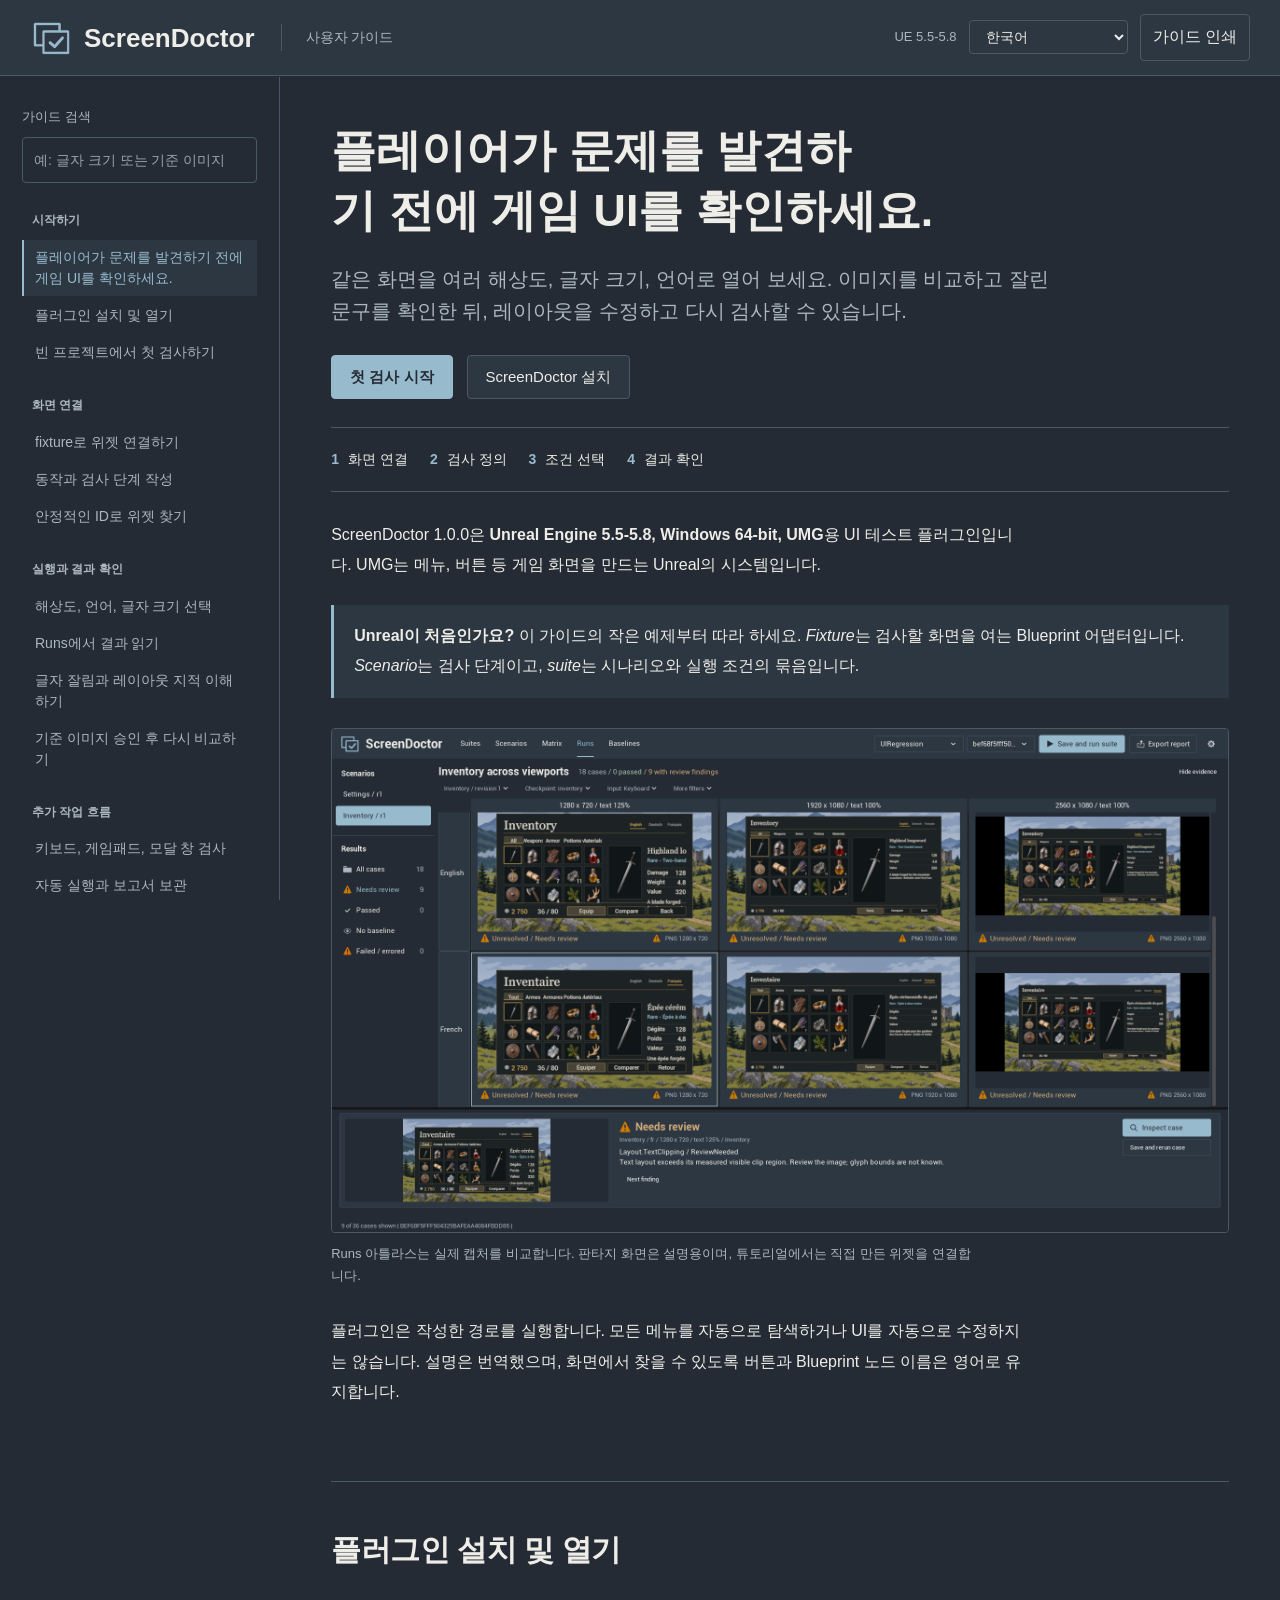
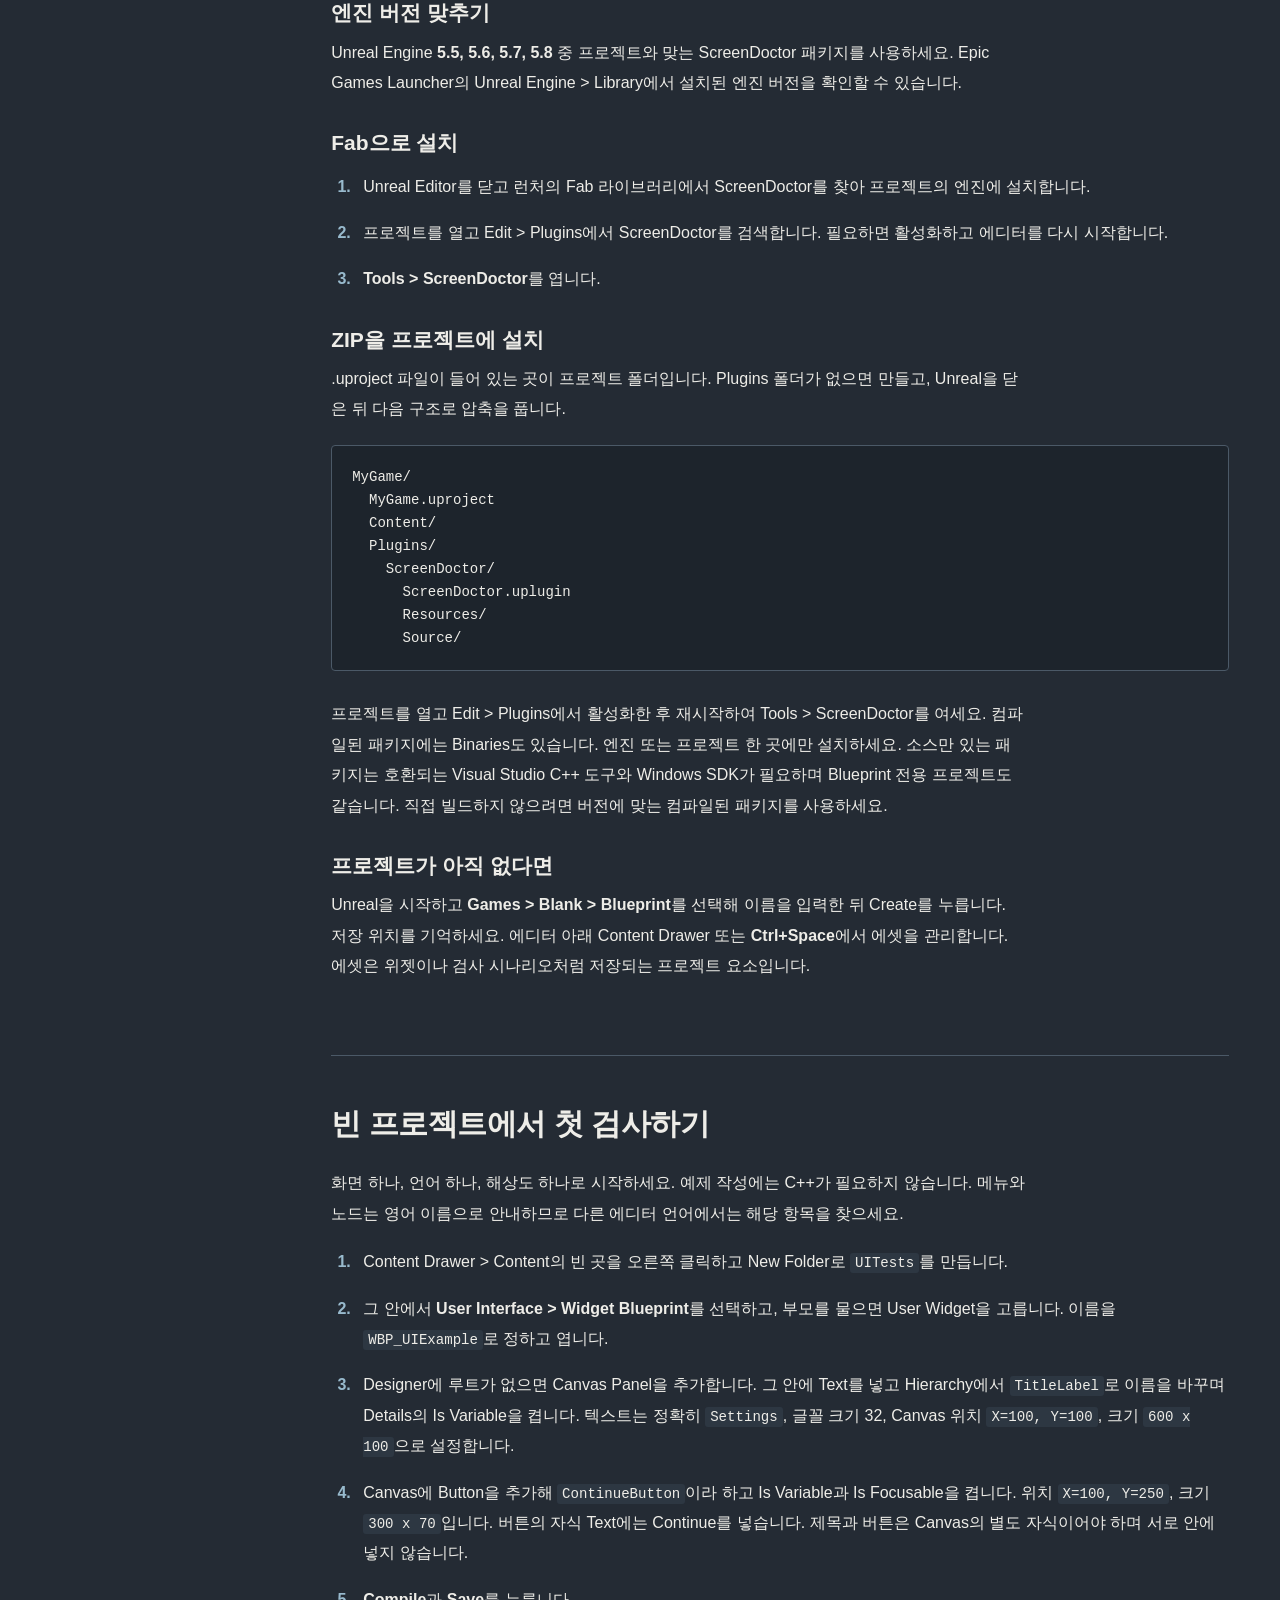
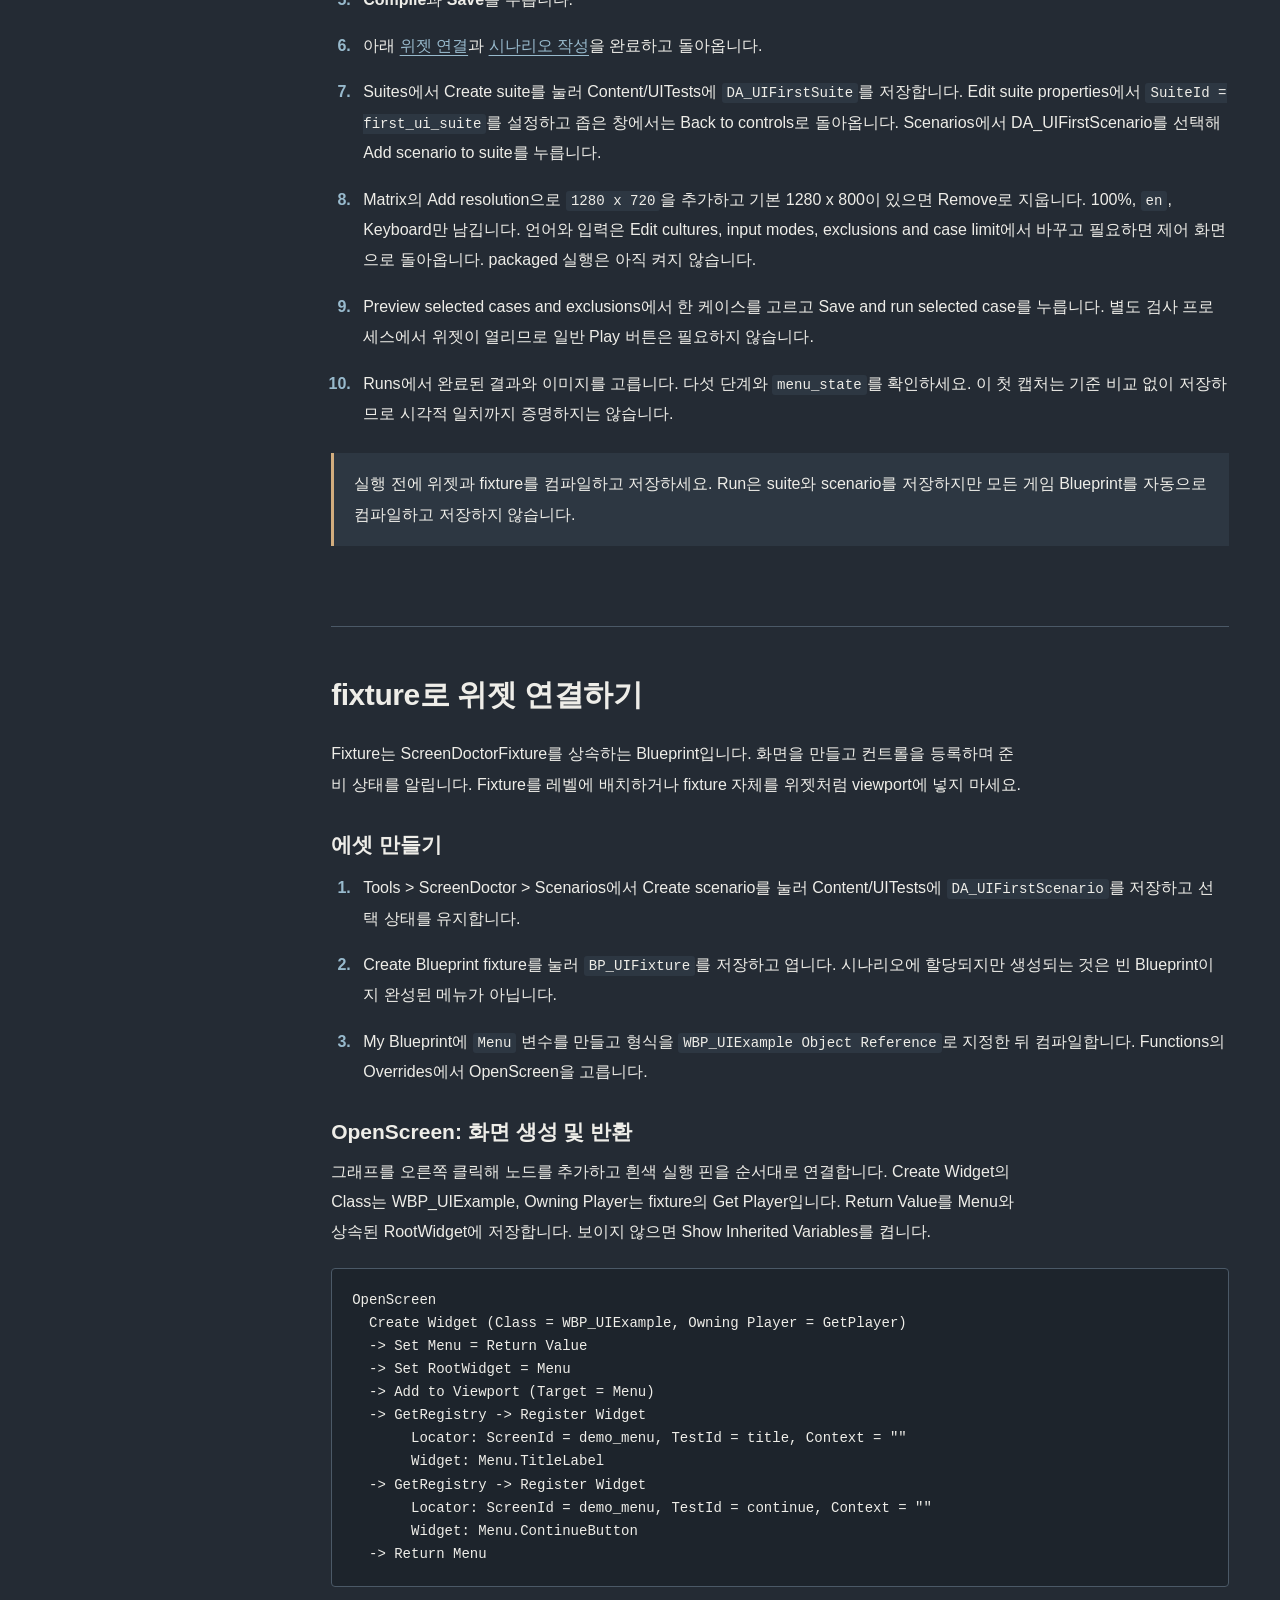
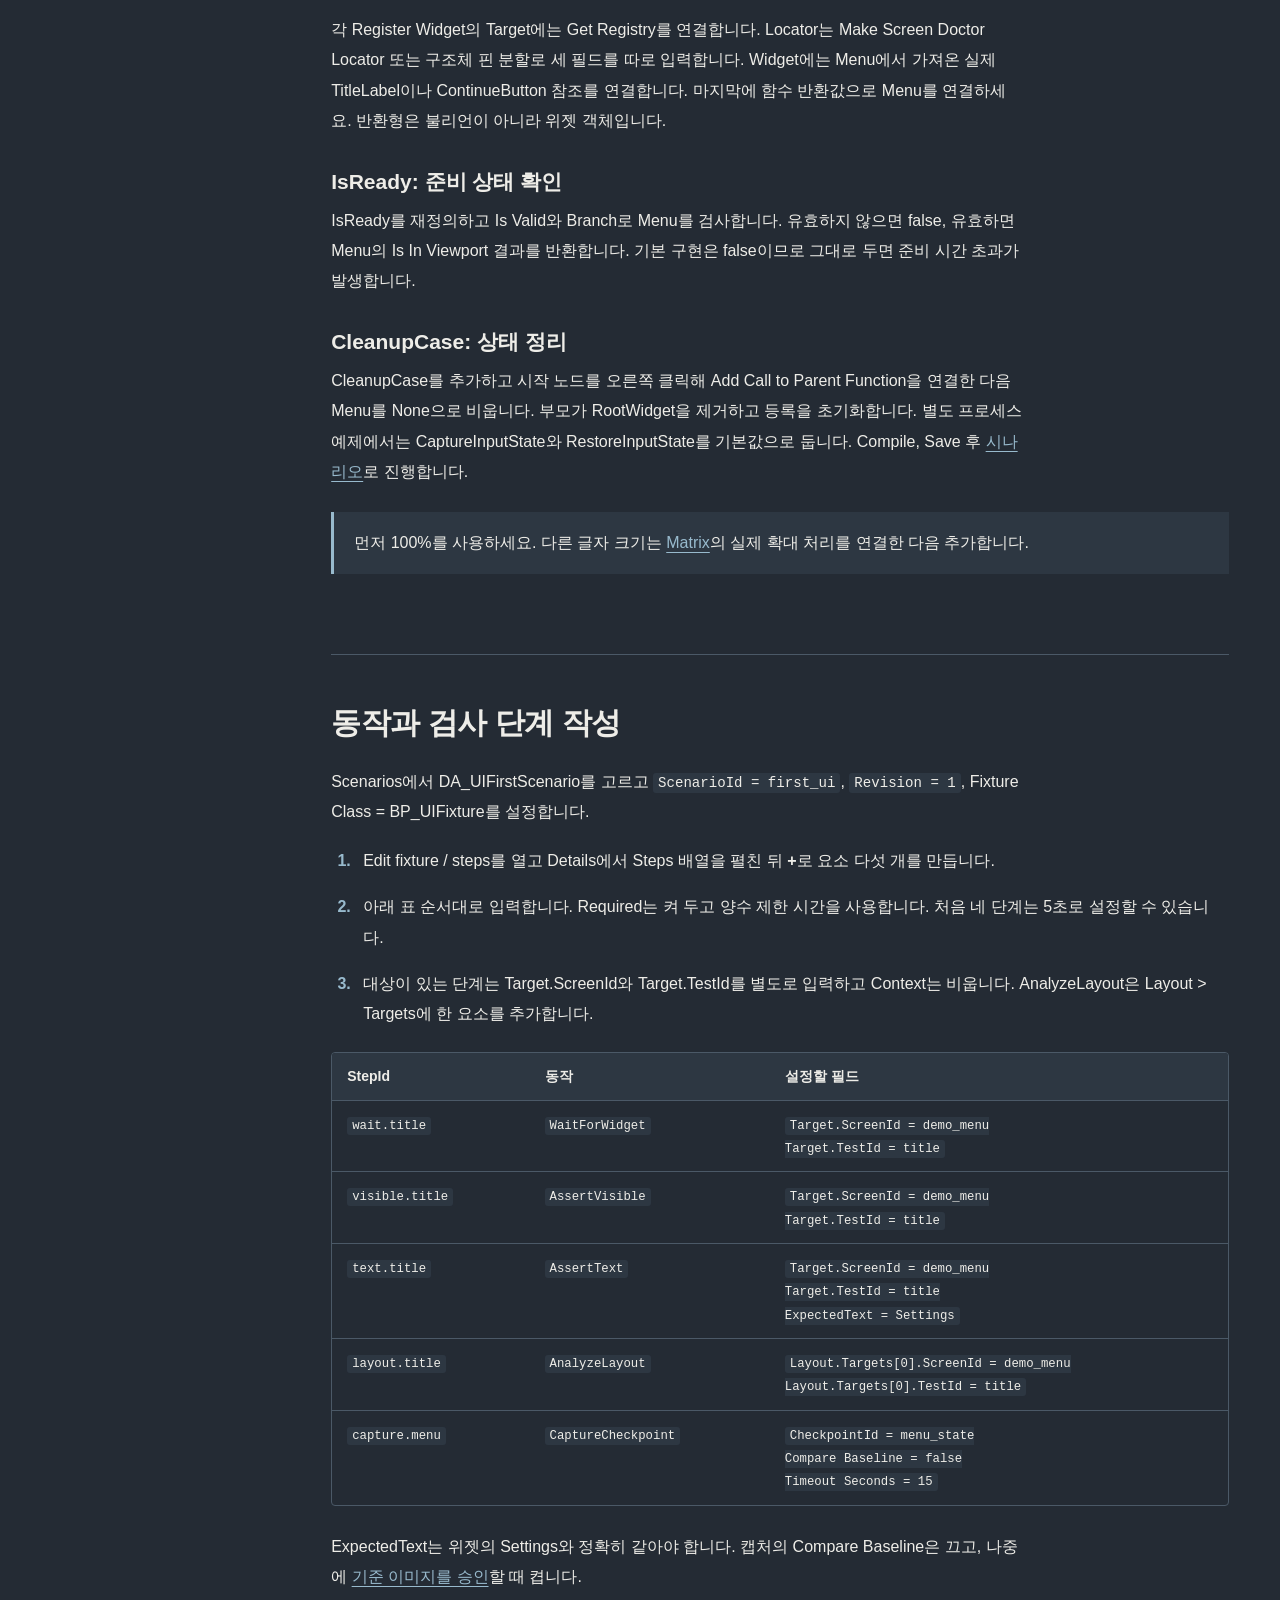
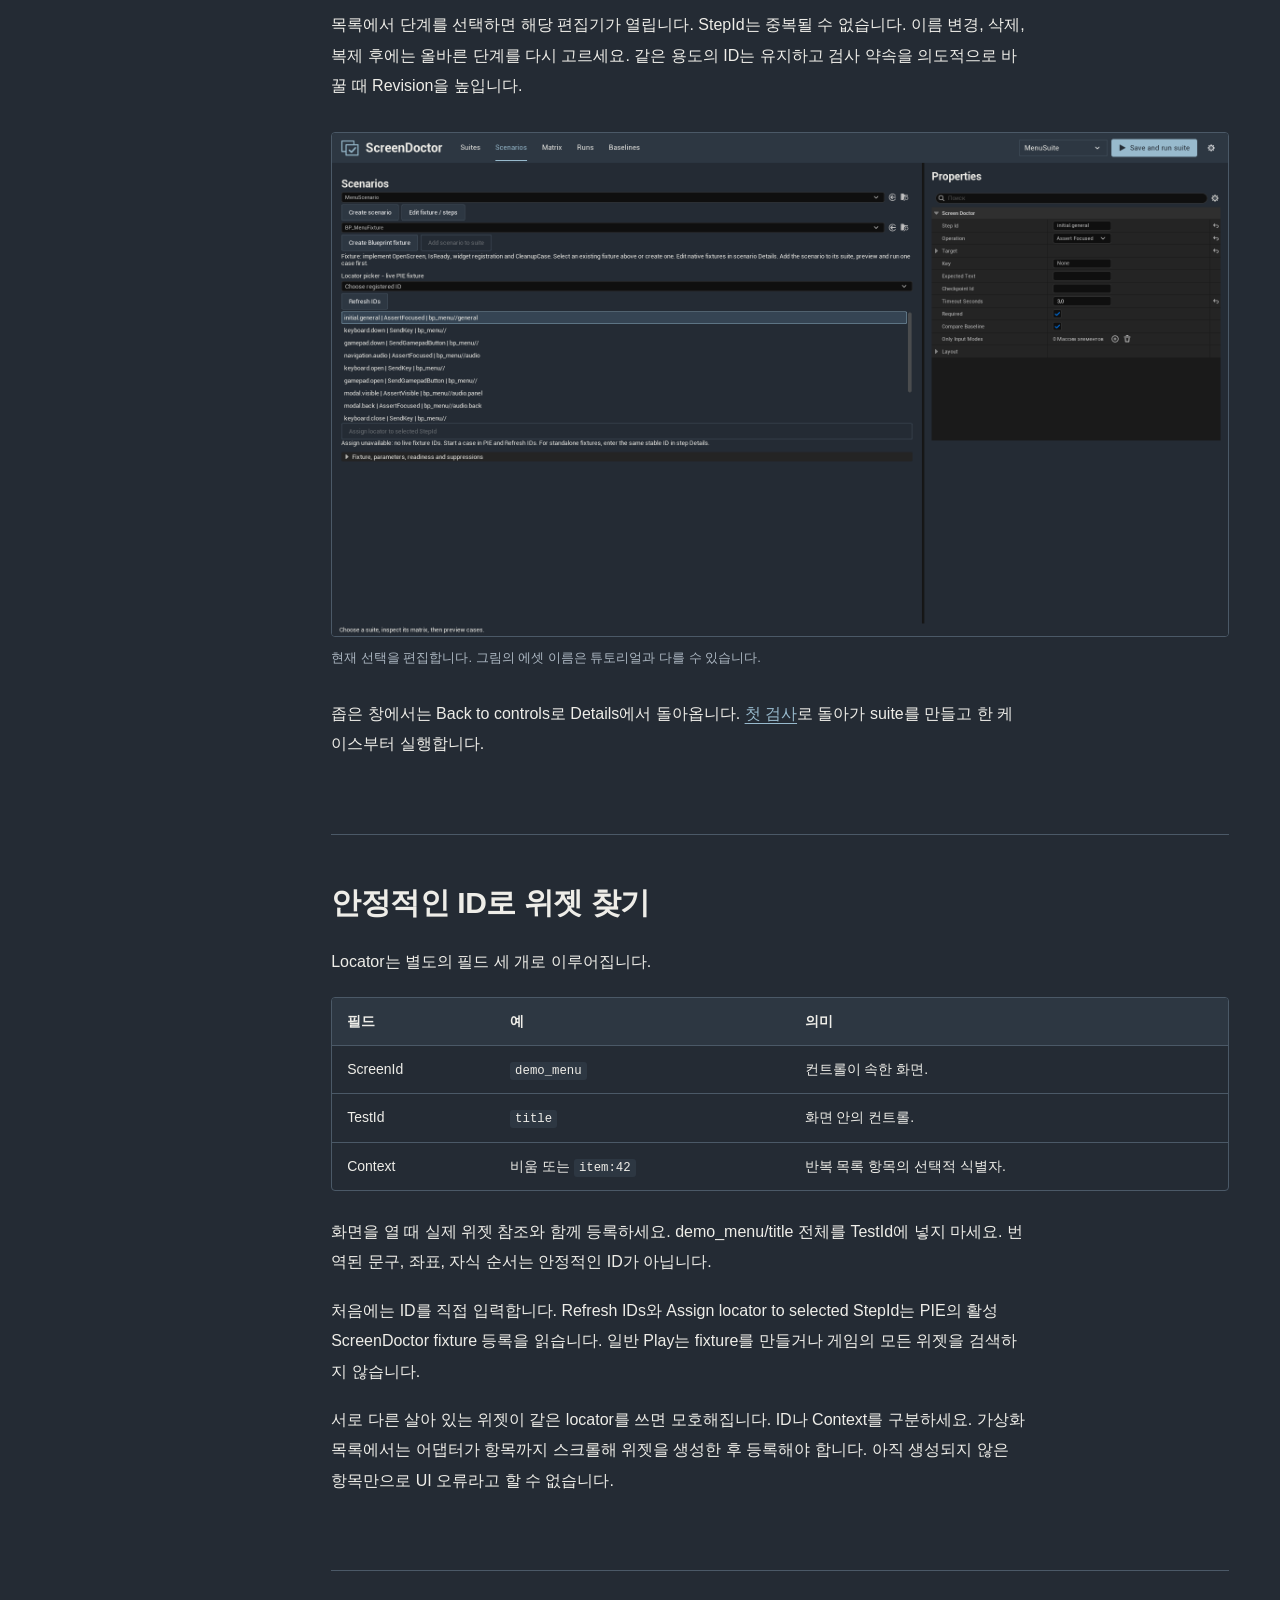
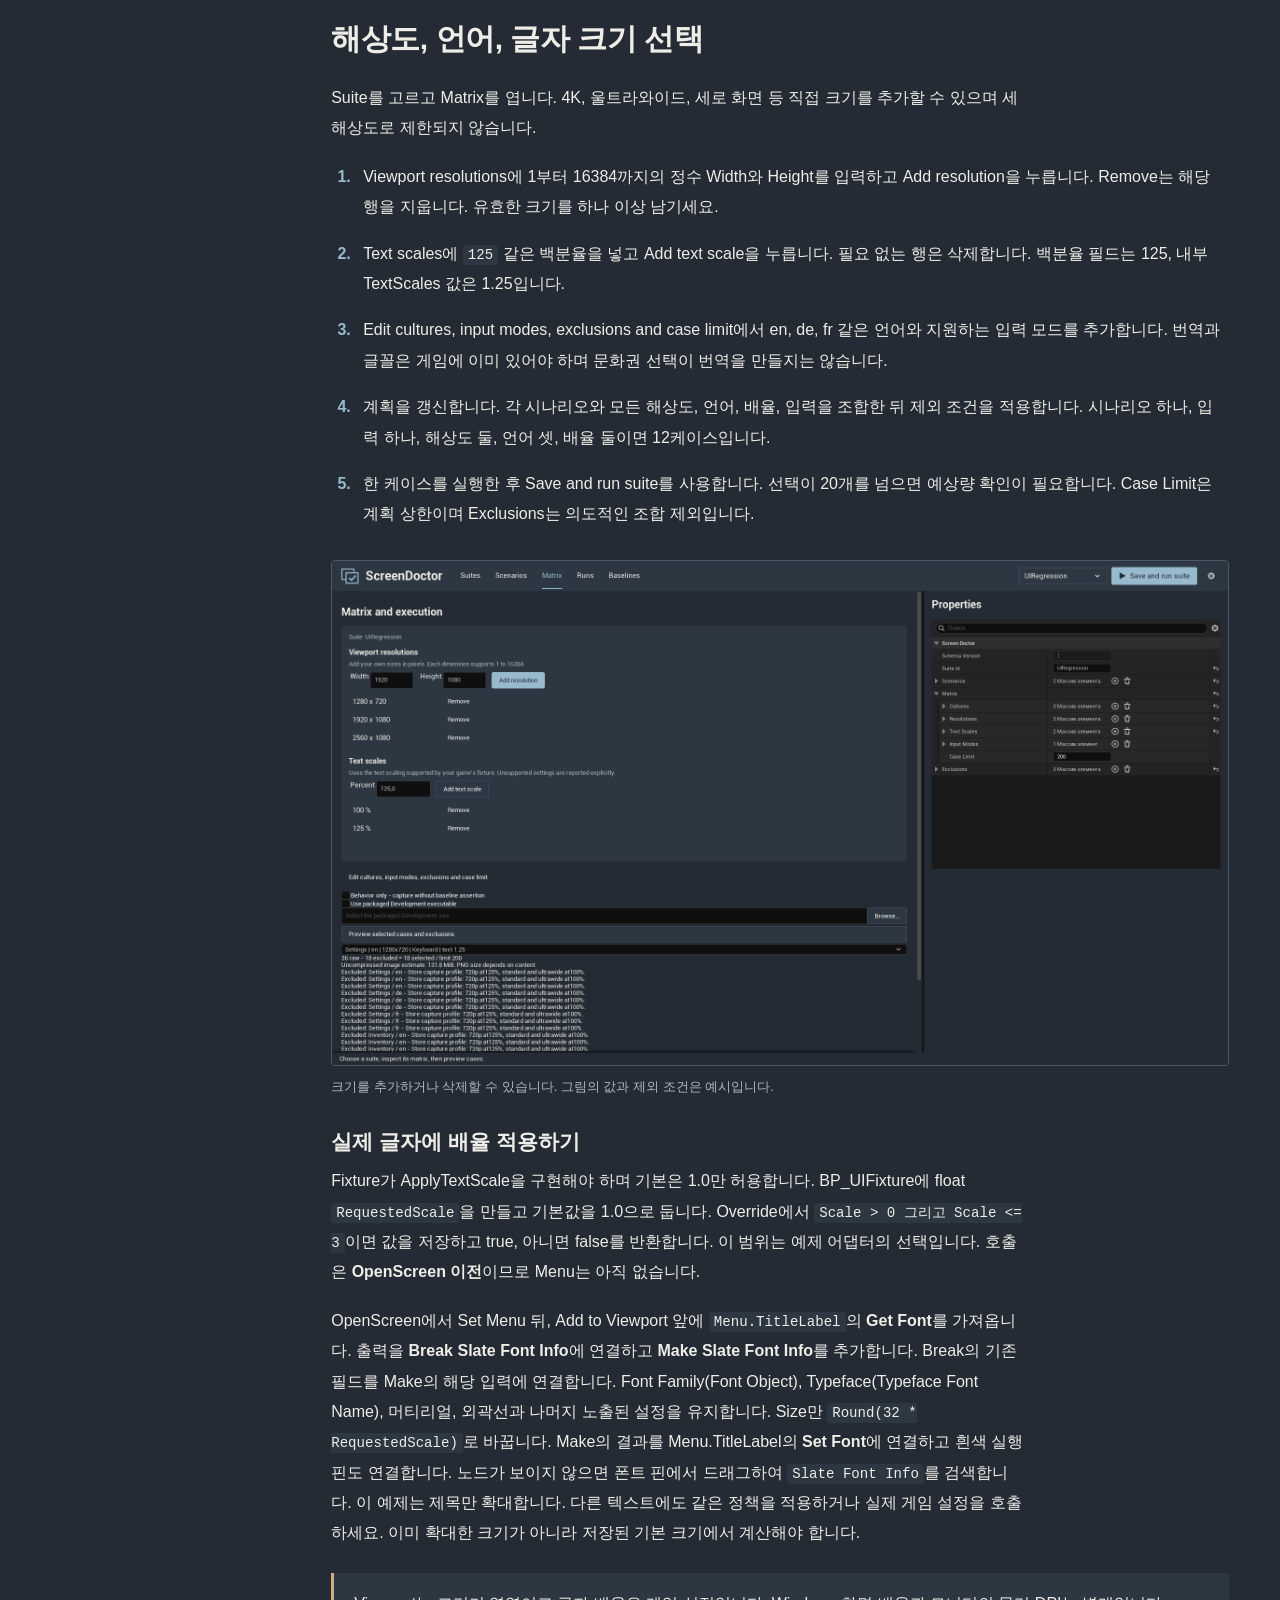
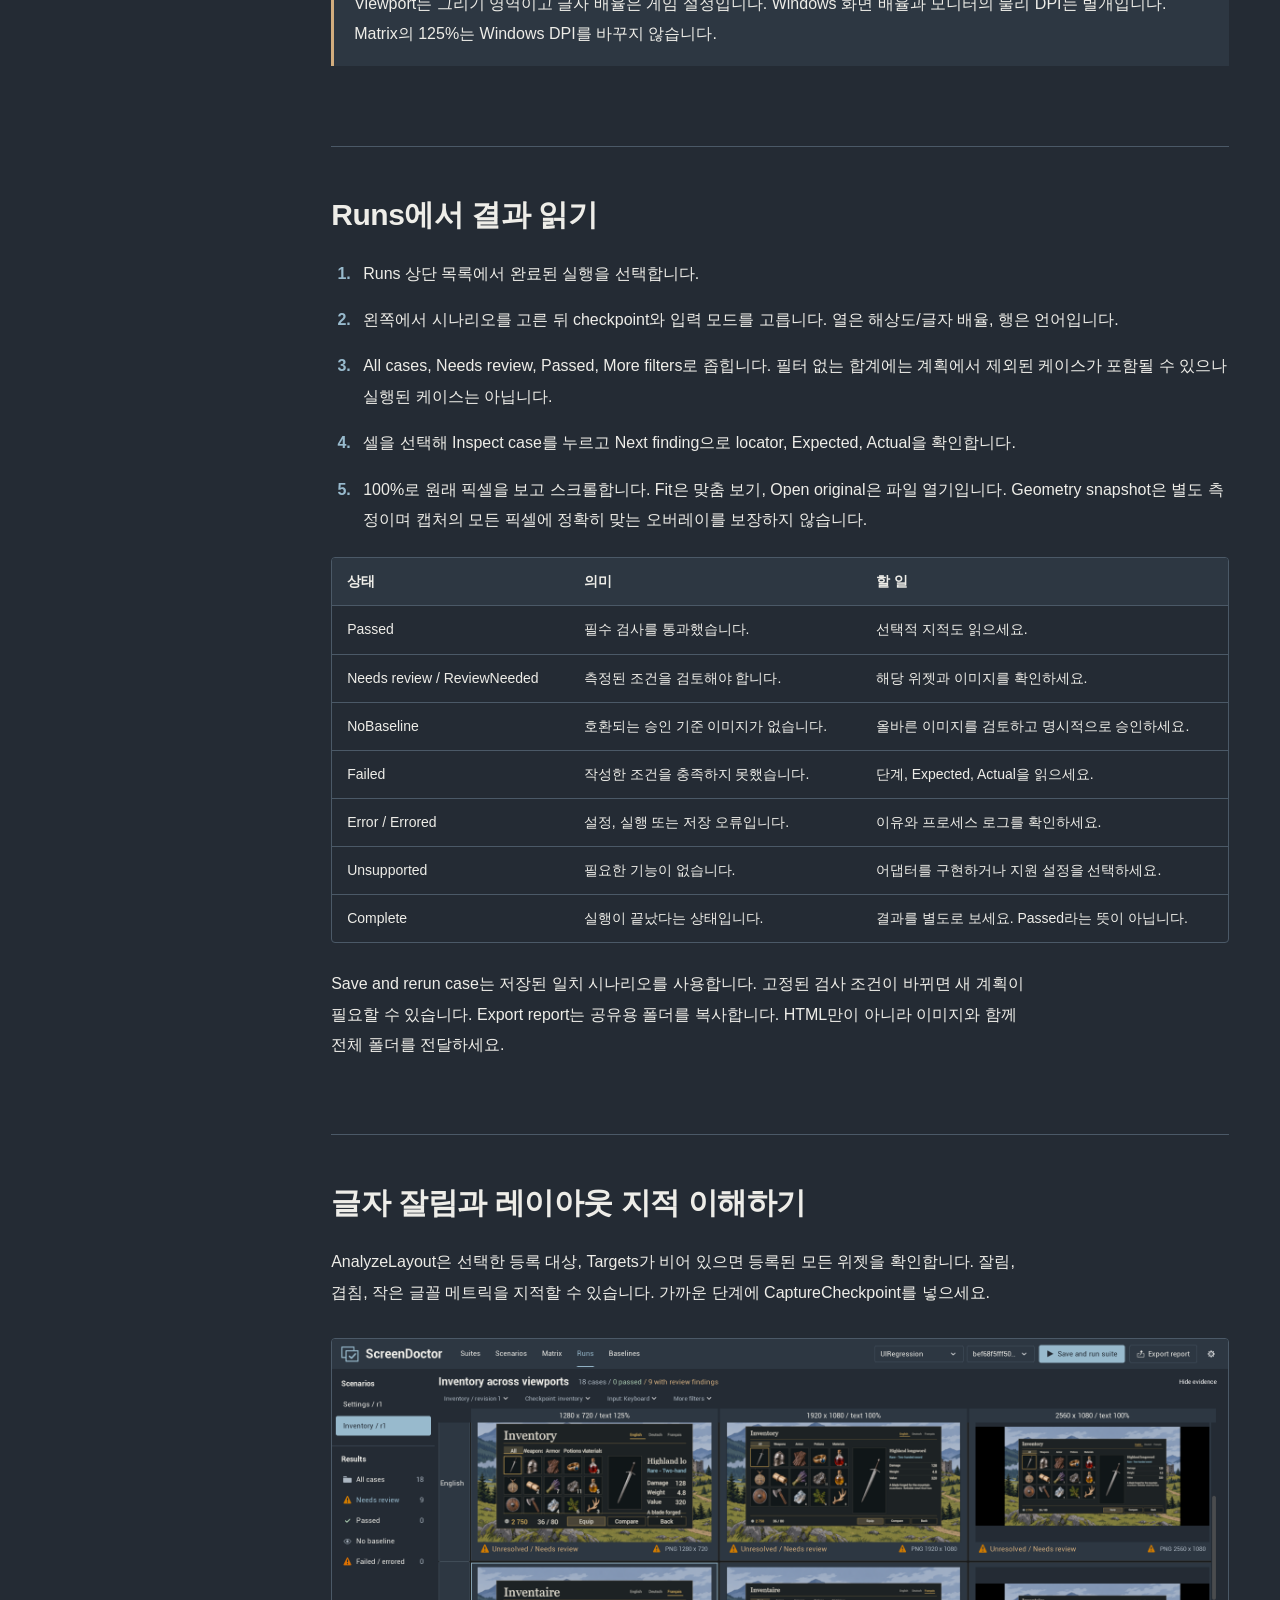
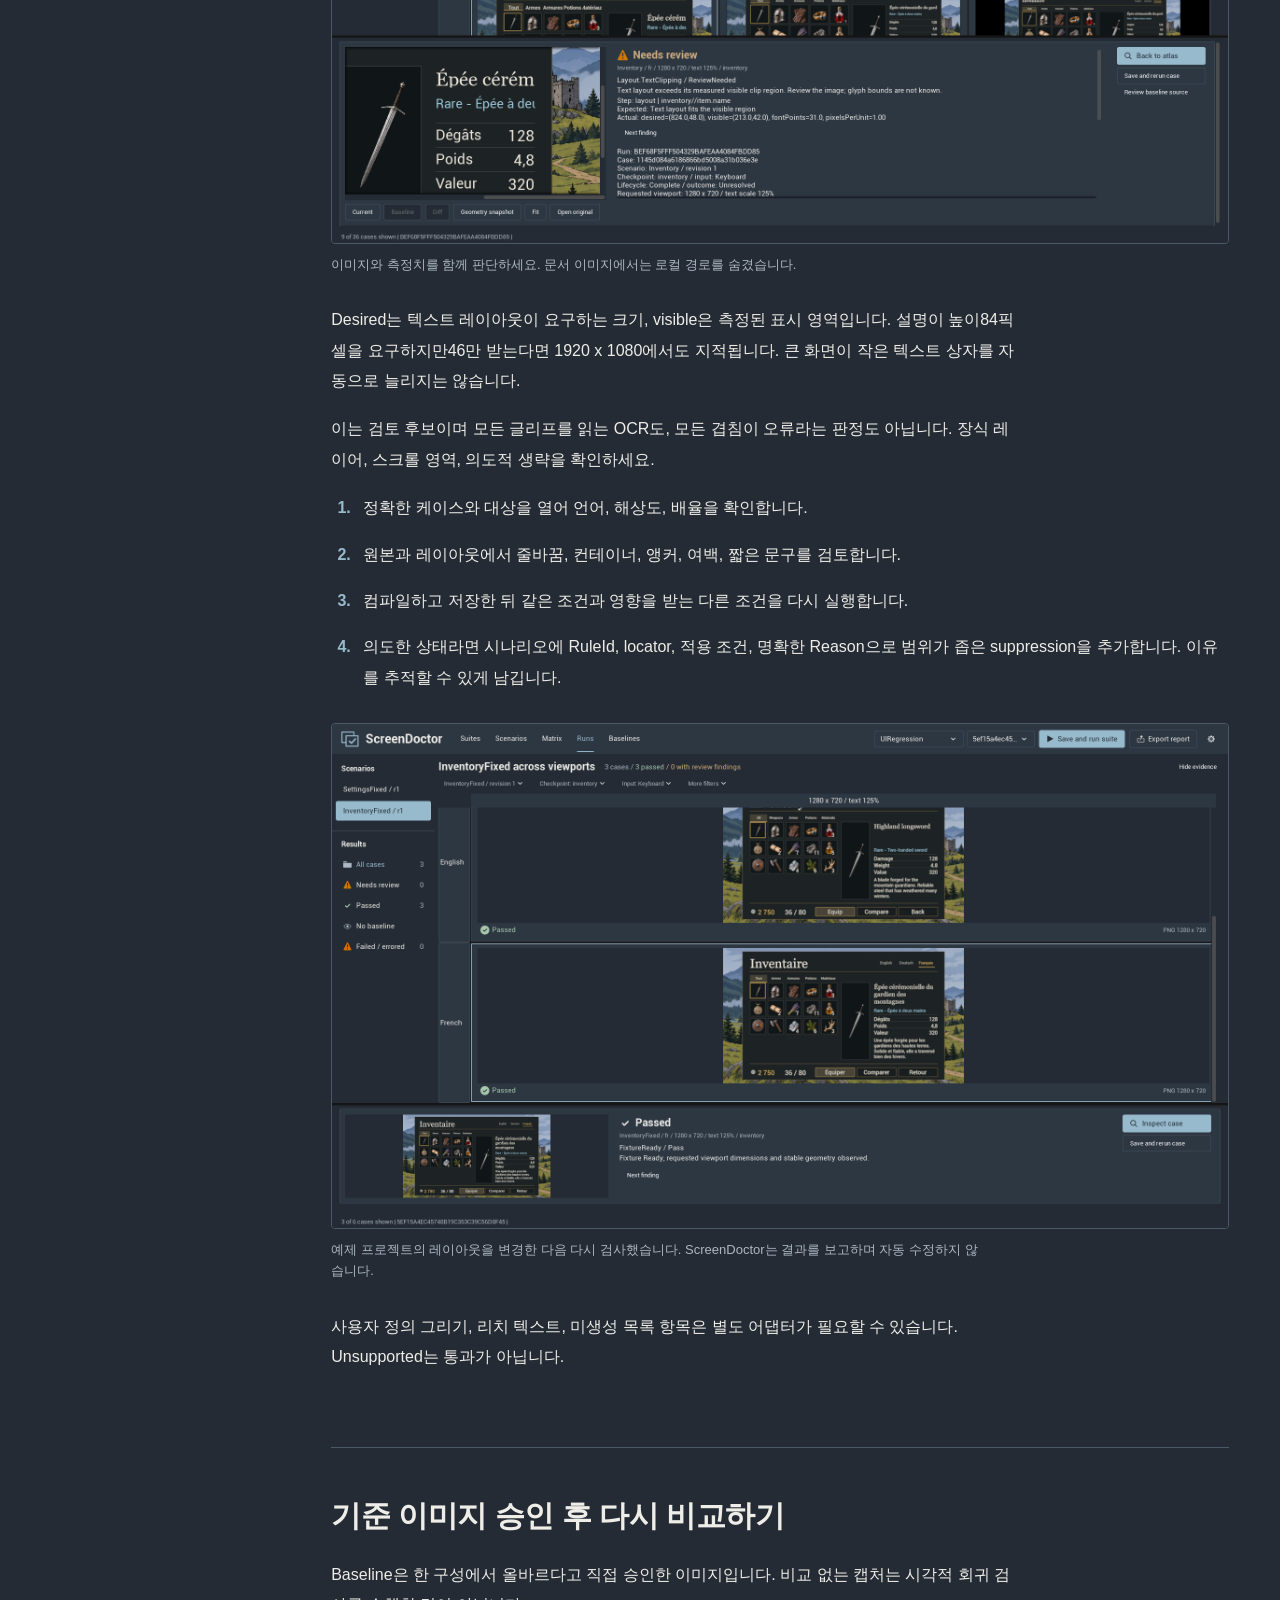
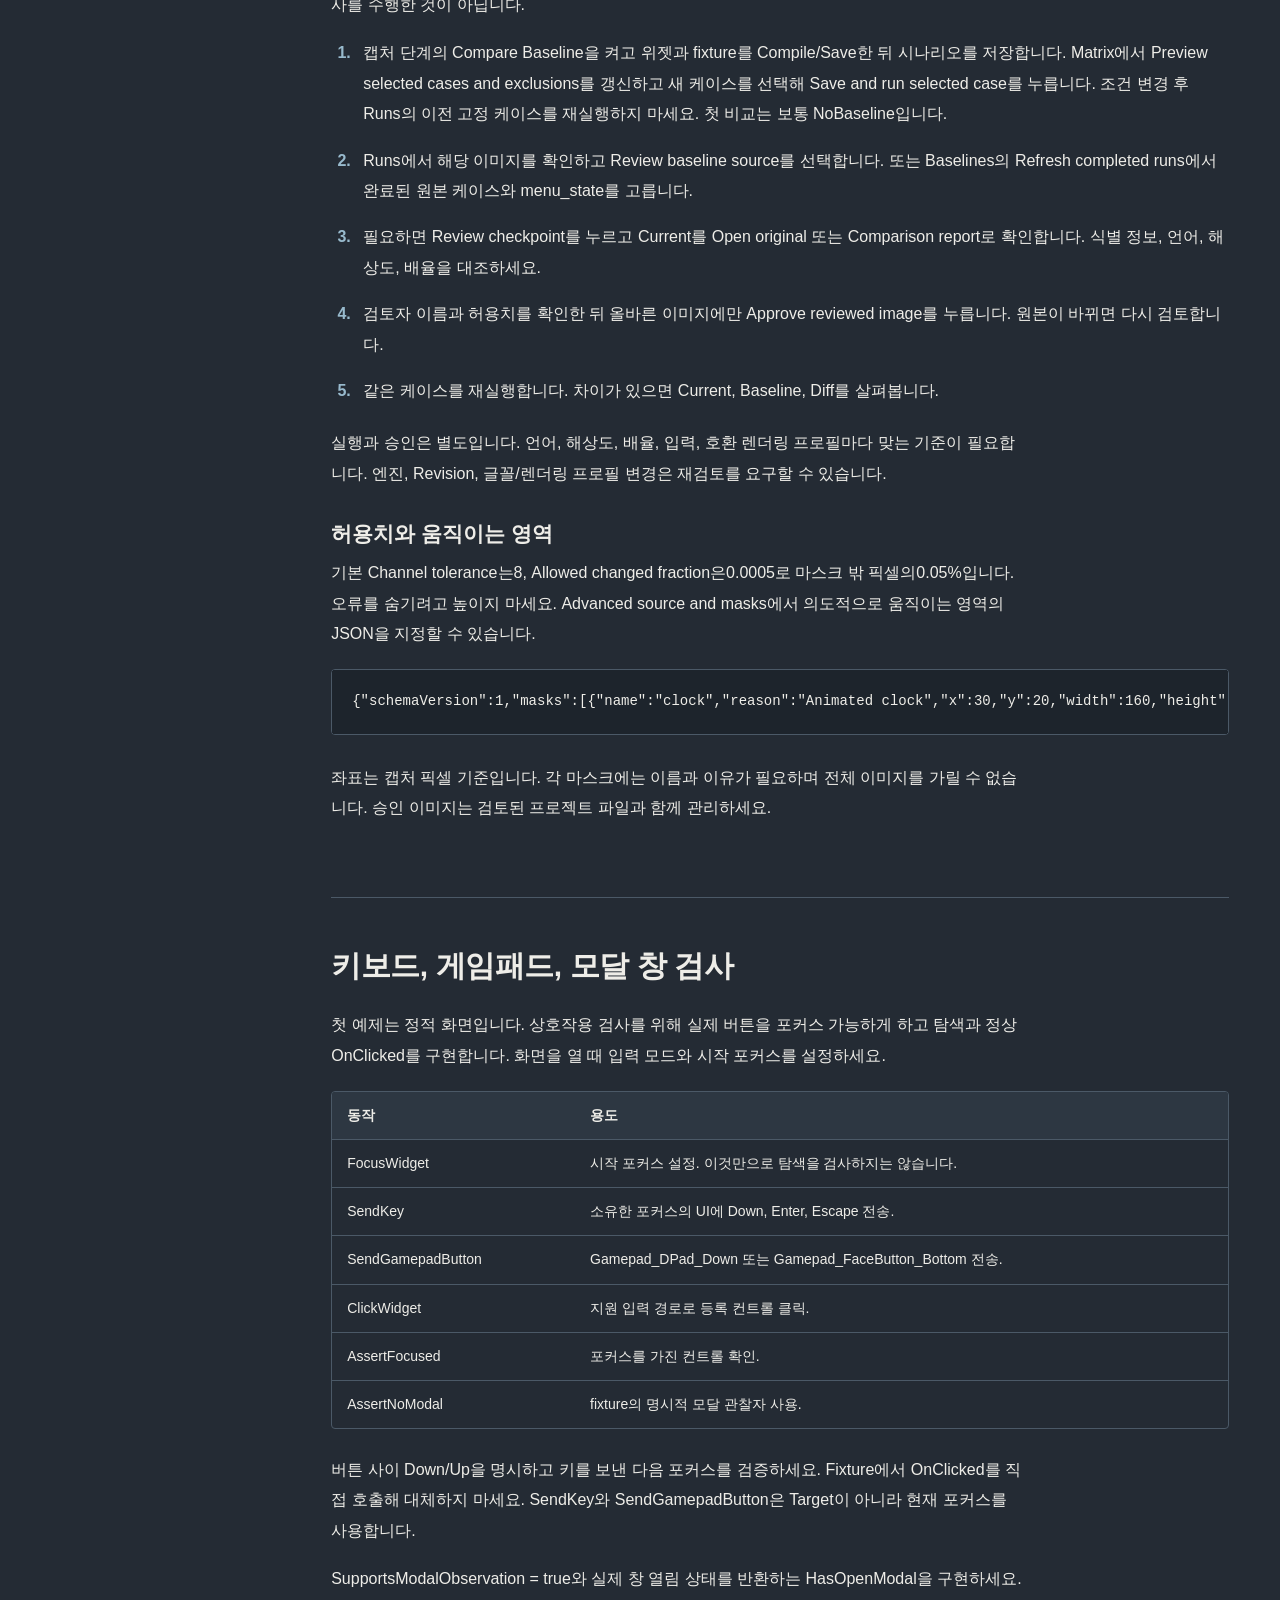
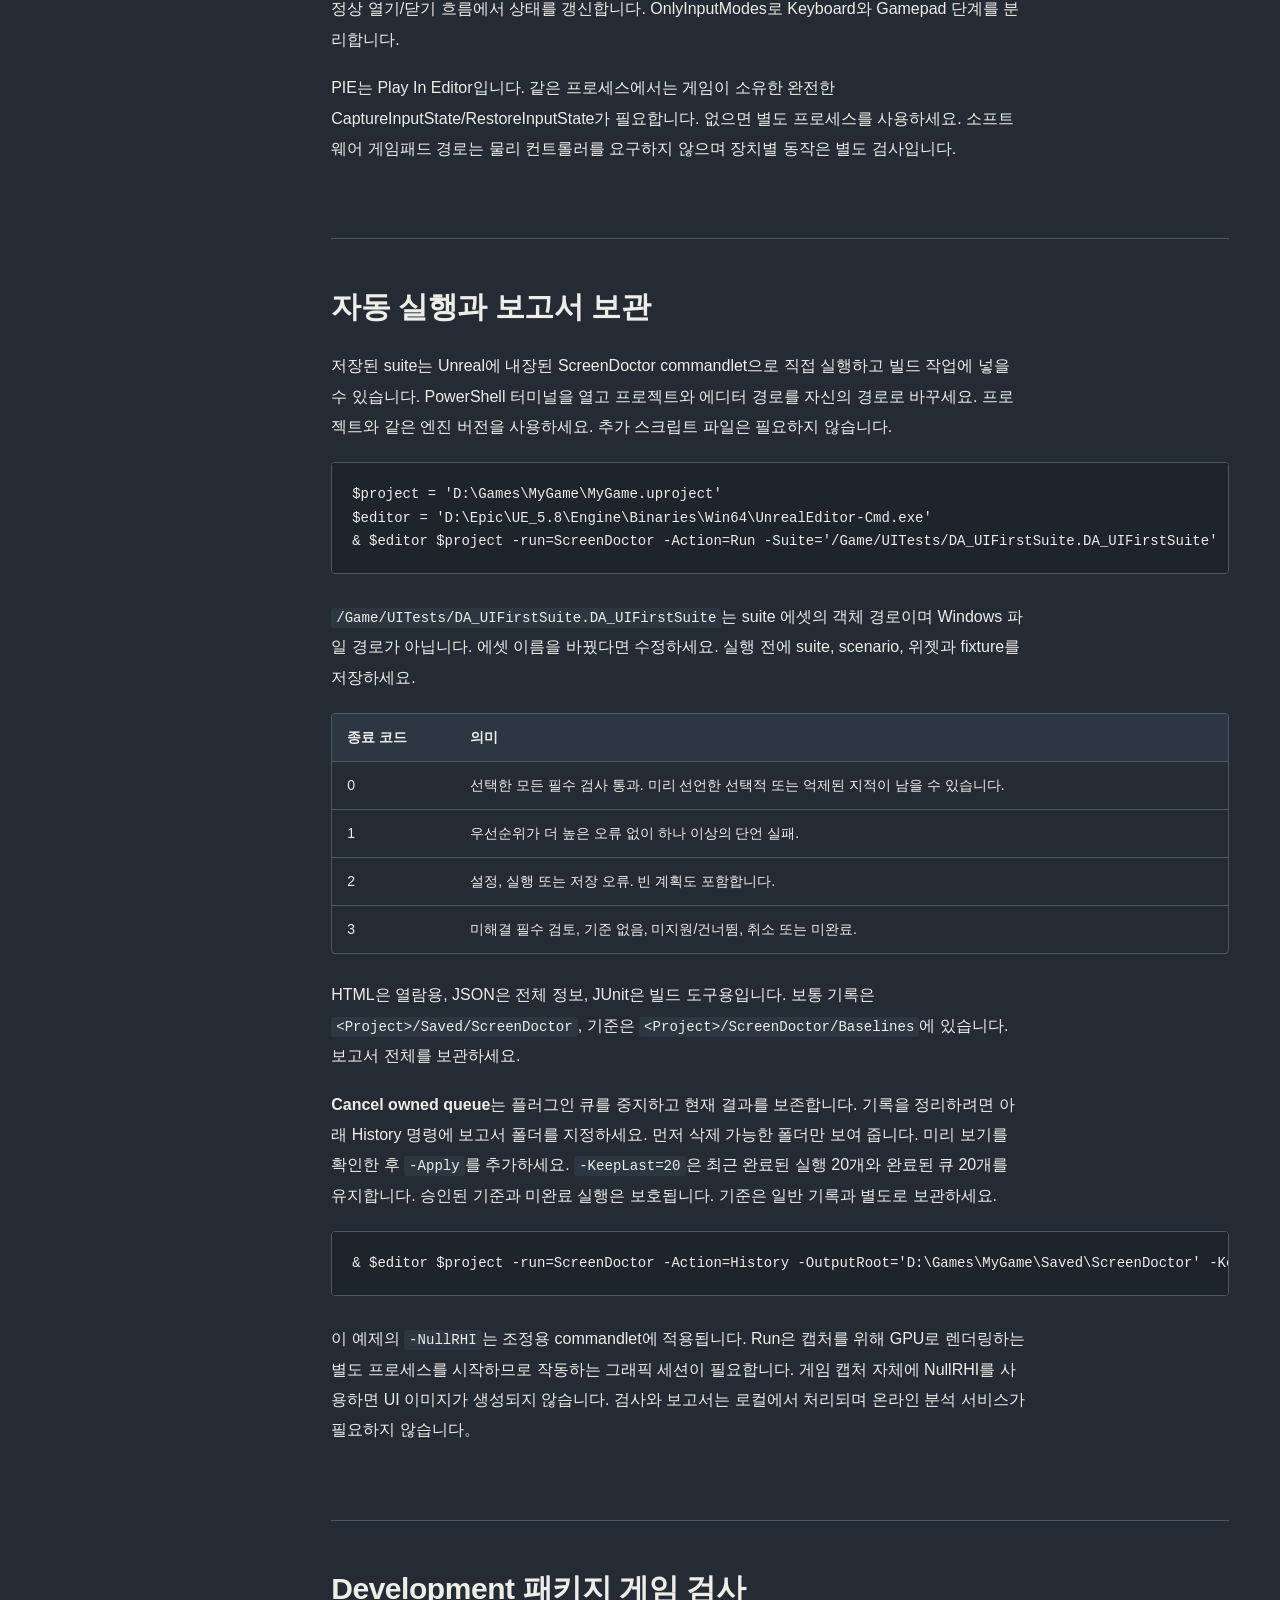
<file: ko/index.html>
<!doctype html>
<html lang="ko"><head><meta charset="utf-8"><meta name="viewport" content="width=device-width,initial-scale=1"><meta name="color-scheme" content="dark"><meta name="site-root" content="../"><meta name="description" content="ScreenDoctor 시작 안내서: 설치, UMG 화면 연결, 해상도와 언어 검사, 결과 확인 및 기준 이미지 승인 방법을 설명합니다."><title>ScreenDoctor | 사용자 가이드</title><link rel="icon" href="../assets/brand.png"><link rel="stylesheet" href="../assets/style.css"><script src="../assets/app.js" defer></script></head>
<body data-search-count="찾은 장: {count}" data-search-empty="일치하는 장이 없습니다. 더 짧은 검색어를 입력하세요.">
<a class="skip-link" href="#main">본문으로 이동</a>
<header class="site-header"><a class="brand" href="#overview" aria-label="ScreenDoctor"><img src="../assets/brand.png" width="42" height="42" alt=""><span>ScreenDoctor</span></a><span class="header-label">사용자 가이드</span><div class="header-actions"><span class="version">UE 5.5-5.8</span><label class="language-picker"><span class="visually-hidden">문서 언어</span><select id="doc-locale" aria-label="문서 언어"><option value="en">English</option><option value="zh-Hans">简体中文</option><option value="ru">Русский</option><option value="es">Español</option><option value="pt-BR">Português (Brasil)</option><option value="de">Deutsch</option><option value="ja">日本語</option><option value="fr">Français</option><option value="ko" selected>한국어</option></select></label><button type="button" id="print-guide">가이드 인쇄</button><button type="button" class="menu-button" id="menu-toggle" aria-controls="sidebar" aria-expanded="false">메뉴</button></div></header>
<div class="site-layout"><aside class="sidebar" id="sidebar"><div class="search-box"><label for="doc-search">가이드 검색</label><input id="doc-search" type="search" placeholder="예: 글자 크기 또는 기준 이미지" autocomplete="off" aria-controls="search-results"><div id="search-results" hidden></div><p id="search-status" class="visually-hidden" role="status"></p></div><nav aria-label="가이드 목차"><p class="nav-group">시작하기</p><a href="#overview" aria-current="location">플레이어가 문제를 발견하기 전에 게임 UI를 확인하세요.</a>
<a href="#installation">플러그인 설치 및 열기</a>
<a href="#first-check">빈 프로젝트에서 첫 검사하기</a>
<p class="nav-group">화면 연결</p><a href="#fixture">fixture로 위젯 연결하기</a>
<a href="#scenarios">동작과 검사 단계 작성</a>
<a href="#widgets">안정적인 ID로 위젯 찾기</a>
<p class="nav-group">실행과 결과 확인</p><a href="#matrix">해상도, 언어, 글자 크기 선택</a>
<a href="#runs">Runs에서 결과 읽기</a>
<a href="#layout">글자 잘림과 레이아웃 지적 이해하기</a>
<a href="#baselines">기준 이미지 승인 후 다시 비교하기</a>
<p class="nav-group">추가 작업 흐름</p><a href="#input">키보드, 게임패드, 모달 창 검사</a>
<a href="#automation">자동 실행과 보고서 보관</a>
<a href="#packaging">Development 패키지 게임 검사</a>
<p class="nav-group">도움말과 참고</p><a href="#troubleshooting">문제가 생겼을 때</a>
<a href="#faq">자주 묻는 질문</a>
<a href="#reference">용어, 탭 및 도움말 정보</a></nav><div class="sidebar-footer">ScreenDoctor 1.0.0<br>Unreal Engine 5.5 / 5.6 / 5.7 / 5.8<br>Windows 64-bit</div></aside><main id="main" tabindex="-1"><section class="doc-section overview" id="overview" aria-labelledby="overview-title"><h1 id="overview-title">플레이어가 문제를 발견하기 전에 게임 UI를 확인하세요.</h1><p class="lead">같은 화면을 여러 해상도, 글자 크기, 언어로 열어 보세요. 이미지를 비교하고 잘린 문구를 확인한 뒤, 레이아웃을 수정하고 다시 검사할 수 있습니다.</p><div class="intro-actions"><a class="primary-link" href="#first-check">첫 검사 시작</a><a class="secondary-link" href="#installation">ScreenDoctor 설치</a></div><div class="workflow"><span><b>1</b> 화면 연결</span><span><b>2</b> 검사 정의</span><span><b>3</b> 조건 선택</span><span><b>4</b> 결과 확인</span></div><p>ScreenDoctor 1.0.0은 <strong>Unreal Engine 5.5-5.8, Windows 64-bit, UMG</strong>용 UI 테스트 플러그인입니다. UMG는 메뉴, 버튼 등 게임 화면을 만드는 Unreal의 시스템입니다.</p><div class="callout"><strong>Unreal이 처음인가요?</strong> 이 가이드의 작은 예제부터 따라 하세요. <em>Fixture</em>는 검사할 화면을 여는 Blueprint 어댑터입니다. <em>Scenario</em>는 검사 단계이고, <em>suite</em>는 시나리오와 실행 조건의 묶음입니다.</div><figure class="screenshot"><a href="../assets/screens/inventory-comparison.png" target="_blank" rel="noopener"><img src="../assets/screens/inventory-comparison.png" alt="영어와 프랑스어 행에서 세 해상도의 인벤토리를 비교하는 ScreenDoctor." width="1920" height="1080" loading="lazy"></a><figcaption>Runs 아틀라스는 실제 캡처를 비교합니다. 판타지 화면은 설명용이며, 튜토리얼에서는 직접 만든 위젯을 연결합니다.</figcaption></figure><p>플러그인은 작성한 경로를 실행합니다. 모든 메뉴를 자동으로 탐색하거나 UI를 자동으로 수정하지는 않습니다. 설명은 번역했으며, 화면에서 찾을 수 있도록 버튼과 Blueprint 노드 이름은 영어로 유지합니다.</p></section>
<section class="doc-section" id="installation" aria-labelledby="installation-title"><h2 id="installation-title">플러그인 설치 및 열기</h2><h3>엔진 버전 맞추기</h3><p>Unreal Engine <strong>5.5, 5.6, 5.7, 5.8</strong> 중 프로젝트와 맞는 ScreenDoctor 패키지를 사용하세요. Epic Games Launcher의 Unreal Engine &gt; Library에서 설치된 엔진 버전을 확인할 수 있습니다.</p><h3>Fab으로 설치</h3><ol class="steps"><li>Unreal Editor를 닫고 런처의 Fab 라이브러리에서 ScreenDoctor를 찾아 프로젝트의 엔진에 설치합니다.</li><li>프로젝트를 열고 Edit &gt; Plugins에서 ScreenDoctor를 검색합니다. 필요하면 활성화하고 에디터를 다시 시작합니다.</li><li><strong>Tools &gt; ScreenDoctor</strong>를 엽니다.</li></ol><h3>ZIP을 프로젝트에 설치</h3><p>.uproject 파일이 들어 있는 곳이 프로젝트 폴더입니다. Plugins 폴더가 없으면 만들고, Unreal을 닫은 뒤 다음 구조로 압축을 풉니다.</p><pre><code>MyGame/
  MyGame.uproject
  Content/
  Plugins/
    ScreenDoctor/
      ScreenDoctor.uplugin
      Resources/
      Source/</code></pre><p>프로젝트를 열고 Edit &gt; Plugins에서 활성화한 후 재시작하여 Tools &gt; ScreenDoctor를 여세요. 컴파일된 패키지에는 Binaries도 있습니다. 엔진 또는 프로젝트 한 곳에만 설치하세요. 소스만 있는 패키지는 호환되는 Visual Studio C++ 도구와 Windows SDK가 필요하며 Blueprint 전용 프로젝트도 같습니다. 직접 빌드하지 않으려면 버전에 맞는 컴파일된 패키지를 사용하세요.</p><h3>프로젝트가 아직 없다면</h3><p>Unreal을 시작하고 <strong>Games &gt; Blank &gt; Blueprint</strong>를 선택해 이름을 입력한 뒤 Create를 누릅니다. 저장 위치를 기억하세요. 에디터 아래 Content Drawer 또는 <strong>Ctrl+Space</strong>에서 에셋을 관리합니다. 에셋은 위젯이나 검사 시나리오처럼 저장되는 프로젝트 요소입니다.</p></section>
<section class="doc-section" id="first-check" aria-labelledby="first-check-title"><h2 id="first-check-title">빈 프로젝트에서 첫 검사하기</h2><p>화면 하나, 언어 하나, 해상도 하나로 시작하세요. 예제 작성에는 C++가 필요하지 않습니다. 메뉴와 노드는 영어 이름으로 안내하므로 다른 에디터 언어에서는 해당 항목을 찾으세요.</p><ol class="steps"><li>Content Drawer &gt; Content의 빈 곳을 오른쪽 클릭하고 New Folder로 <code>UITests</code>를 만듭니다.</li><li>그 안에서 <strong>User Interface &gt; Widget Blueprint</strong>를 선택하고, 부모를 물으면 User Widget을 고릅니다. 이름을 <code>WBP_UIExample</code>로 정하고 엽니다.</li><li>Designer에 루트가 없으면 Canvas Panel을 추가합니다. 그 안에 Text를 넣고 Hierarchy에서 <code>TitleLabel</code>로 이름을 바꾸며 Details의 Is Variable을 켭니다. 텍스트는 정확히 <code>Settings</code>, 글꼴 크기 32, Canvas 위치 <code>X=100, Y=100</code>, 크기 <code>600 x 100</code>으로 설정합니다.</li><li>Canvas에 Button을 추가해 <code>ContinueButton</code>이라 하고 Is Variable과 Is Focusable을 켭니다. 위치 <code>X=100, Y=250</code>, 크기 <code>300 x 70</code>입니다. 버튼의 자식 Text에는 Continue를 넣습니다. 제목과 버튼은 Canvas의 별도 자식이어야 하며 서로 안에 넣지 않습니다.</li><li><strong>Compile</strong>과 <strong>Save</strong>를 누릅니다.</li><li>아래 <a href="#fixture">위젯 연결</a>과 <a href="#scenarios">시나리오 작성</a>을 완료하고 돌아옵니다.</li><li>Suites에서 Create suite를 눌러 Content/UITests에 <code>DA_UIFirstSuite</code>를 저장합니다. Edit suite properties에서 <code>SuiteId = first_ui_suite</code>를 설정하고 좁은 창에서는 Back to controls로 돌아옵니다. Scenarios에서 DA_UIFirstScenario를 선택해 Add scenario to suite를 누릅니다.</li><li>Matrix의 Add resolution으로 <code>1280 x 720</code>을 추가하고 기본 1280 x 800이 있으면 Remove로 지웁니다. 100%, <code>en</code>, Keyboard만 남깁니다. 언어와 입력은 Edit cultures, input modes, exclusions and case limit에서 바꾸고 필요하면 제어 화면으로 돌아옵니다. packaged 실행은 아직 켜지 않습니다.</li><li>Preview selected cases and exclusions에서 한 케이스를 고르고 Save and run selected case를 누릅니다. 별도 검사 프로세스에서 위젯이 열리므로 일반 Play 버튼은 필요하지 않습니다.</li><li>Runs에서 완료된 결과와 이미지를 고릅니다. 다섯 단계와 <code>menu_state</code>를 확인하세요. 이 첫 캡처는 기준 비교 없이 저장하므로 시각적 일치까지 증명하지는 않습니다.</li></ol><div class="callout warning">실행 전에 위젯과 fixture를 컴파일하고 저장하세요. Run은 suite와 scenario를 저장하지만 모든 게임 Blueprint를 자동으로 컴파일하고 저장하지 않습니다.</div></section>
<section class="doc-section" id="fixture" aria-labelledby="fixture-title"><h2 id="fixture-title">fixture로 위젯 연결하기</h2><p>Fixture는 ScreenDoctorFixture를 상속하는 Blueprint입니다. 화면을 만들고 컨트롤을 등록하며 준비 상태를 알립니다. Fixture를 레벨에 배치하거나 fixture 자체를 위젯처럼 viewport에 넣지 마세요.</p><h3>에셋 만들기</h3><ol class="steps"><li>Tools &gt; ScreenDoctor &gt; Scenarios에서 Create scenario를 눌러 Content/UITests에 <code>DA_UIFirstScenario</code>를 저장하고 선택 상태를 유지합니다.</li><li>Create Blueprint fixture를 눌러 <code>BP_UIFixture</code>를 저장하고 엽니다. 시나리오에 할당되지만 생성되는 것은 빈 Blueprint이지 완성된 메뉴가 아닙니다.</li><li>My Blueprint에 <code>Menu</code> 변수를 만들고 형식을 <code>WBP_UIExample Object Reference</code>로 지정한 뒤 컴파일합니다. Functions의 Overrides에서 OpenScreen을 고릅니다.</li></ol><h3>OpenScreen: 화면 생성 및 반환</h3><p>그래프를 오른쪽 클릭해 노드를 추가하고 흰색 실행 핀을 순서대로 연결합니다. Create Widget의 Class는 WBP_UIExample, Owning Player는 fixture의 Get Player입니다. Return Value를 Menu와 상속된 RootWidget에 저장합니다. 보이지 않으면 Show Inherited Variables를 켭니다.</p><pre><code>OpenScreen
  Create Widget (Class = WBP_UIExample, Owning Player = GetPlayer)
  -&gt; Set Menu = Return Value
  -&gt; Set RootWidget = Menu
  -&gt; Add to Viewport (Target = Menu)
  -&gt; GetRegistry -&gt; Register Widget
       Locator: ScreenId = demo_menu, TestId = title, Context = ""
       Widget: Menu.TitleLabel
  -&gt; GetRegistry -&gt; Register Widget
       Locator: ScreenId = demo_menu, TestId = continue, Context = ""
       Widget: Menu.ContinueButton
  -&gt; Return Menu</code></pre><p>각 Register Widget의 Target에는 Get Registry를 연결합니다. Locator는 Make Screen Doctor Locator 또는 구조체 핀 분할로 세 필드를 따로 입력합니다. Widget에는 Menu에서 가져온 실제 TitleLabel이나 ContinueButton 참조를 연결합니다. 마지막에 함수 반환값으로 Menu를 연결하세요. 반환형은 불리언이 아니라 위젯 객체입니다.</p><h3>IsReady: 준비 상태 확인</h3><p>IsReady를 재정의하고 Is Valid와 Branch로 Menu를 검사합니다. 유효하지 않으면 false, 유효하면 Menu의 Is In Viewport 결과를 반환합니다. 기본 구현은 false이므로 그대로 두면 준비 시간 초과가 발생합니다.</p><h3>CleanupCase: 상태 정리</h3><p>CleanupCase를 추가하고 시작 노드를 오른쪽 클릭해 Add Call to Parent Function을 연결한 다음 Menu를 None으로 비웁니다. 부모가 RootWidget을 제거하고 등록을 초기화합니다. 별도 프로세스 예제에서는 CaptureInputState와 RestoreInputState를 기본값으로 둡니다. Compile, Save 후 <a href="#scenarios">시나리오</a>로 진행합니다.</p><div class="callout">먼저 100%를 사용하세요. 다른 글자 크기는 <a href="#matrix">Matrix</a>의 실제 확대 처리를 연결한 다음 추가합니다.</div></section>
<section class="doc-section" id="scenarios" aria-labelledby="scenarios-title"><h2 id="scenarios-title">동작과 검사 단계 작성</h2><p>Scenarios에서 DA_UIFirstScenario를 고르고 <code>ScenarioId = first_ui</code>, <code>Revision = 1</code>, Fixture Class = BP_UIFixture를 설정합니다.</p><ol class="steps"><li>Edit fixture / steps를 열고 Details에서 Steps 배열을 펼친 뒤 <strong>+</strong>로 요소 다섯 개를 만듭니다.</li><li>아래 표 순서대로 입력합니다. Required는 켜 두고 양수 제한 시간을 사용합니다. 처음 네 단계는 5초로 설정할 수 있습니다.</li><li>대상이 있는 단계는 Target.ScreenId와 Target.TestId를 별도로 입력하고 Context는 비웁니다. AnalyzeLayout은 Layout &gt; Targets에 한 요소를 추가합니다.</li></ol><div class="table-scroll"><table><thead><tr><th scope="col">StepId</th><th scope="col">동작</th><th scope="col">설정할 필드</th></tr></thead><tbody><tr><td><code>wait.title</code></td><td><code>WaitForWidget</code></td><td><code>Target.ScreenId = demo_menu<br>Target.TestId = title</code></td></tr><tr><td><code>visible.title</code></td><td><code>AssertVisible</code></td><td><code>Target.ScreenId = demo_menu<br>Target.TestId = title</code></td></tr><tr><td><code>text.title</code></td><td><code>AssertText</code></td><td><code>Target.ScreenId = demo_menu<br>Target.TestId = title<br>ExpectedText = Settings</code></td></tr><tr><td><code>layout.title</code></td><td><code>AnalyzeLayout</code></td><td><code>Layout.Targets[0].ScreenId = demo_menu<br>Layout.Targets[0].TestId = title</code></td></tr><tr><td><code>capture.menu</code></td><td><code>CaptureCheckpoint</code></td><td><code>CheckpointId = menu_state<br>Compare Baseline = false<br>Timeout Seconds = 15</code></td></tr></tbody></table></div><p>ExpectedText는 위젯의 Settings와 정확히 같아야 합니다. 캡처의 Compare Baseline은 끄고, 나중에 <a href="#baselines">기준 이미지를 승인</a>할 때 켭니다.</p><p>목록에서 단계를 선택하면 해당 편집기가 열립니다. StepId는 중복될 수 없습니다. 이름 변경, 삭제, 복제 후에는 올바른 단계를 다시 고르세요. 같은 용도의 ID는 유지하고 검사 약속을 의도적으로 바꿀 때 Revision을 높입니다.</p><figure class="screenshot"><a href="../assets/screens/scenarios.png" target="_blank" rel="noopener"><img src="../assets/screens/scenarios.png" alt="Scenarios의 단계 목록과 선택된 단계 속성 편집기." width="1920" height="1080" loading="lazy"></a><figcaption>현재 선택을 편집합니다. 그림의 에셋 이름은 튜토리얼과 다를 수 있습니다.</figcaption></figure><p>좁은 창에서는 Back to controls로 Details에서 돌아옵니다. <a href="#first-check">첫 검사</a>로 돌아가 suite를 만들고 한 케이스부터 실행합니다.</p></section>
<section class="doc-section" id="widgets" aria-labelledby="widgets-title"><h2 id="widgets-title">안정적인 ID로 위젯 찾기</h2><p>Locator는 별도의 필드 세 개로 이루어집니다.</p><div class="table-scroll"><table><thead><tr><th scope="col">필드</th><th scope="col">예</th><th scope="col">의미</th></tr></thead><tbody><tr><td>ScreenId</td><td><code>demo_menu</code></td><td>컨트롤이 속한 화면.</td></tr><tr><td>TestId</td><td><code>title</code></td><td>화면 안의 컨트롤.</td></tr><tr><td>Context</td><td>비움 또는 <code>item:42</code></td><td>반복 목록 항목의 선택적 식별자.</td></tr></tbody></table></div><p>화면을 열 때 실제 위젯 참조와 함께 등록하세요. demo_menu/title 전체를 TestId에 넣지 마세요. 번역된 문구, 좌표, 자식 순서는 안정적인 ID가 아닙니다.</p><p>처음에는 ID를 직접 입력합니다. Refresh IDs와 Assign locator to selected StepId는 PIE의 활성 ScreenDoctor fixture 등록을 읽습니다. 일반 Play는 fixture를 만들거나 게임의 모든 위젯을 검색하지 않습니다.</p><p>서로 다른 살아 있는 위젯이 같은 locator를 쓰면 모호해집니다. ID나 Context를 구분하세요. 가상화 목록에서는 어댑터가 항목까지 스크롤해 위젯을 생성한 후 등록해야 합니다. 아직 생성되지 않은 항목만으로 UI 오류라고 할 수 없습니다.</p></section>
<section class="doc-section" id="matrix" aria-labelledby="matrix-title"><h2 id="matrix-title">해상도, 언어, 글자 크기 선택</h2><p>Suite를 고르고 Matrix를 엽니다. 4K, 울트라와이드, 세로 화면 등 직접 크기를 추가할 수 있으며 세 해상도로 제한되지 않습니다.</p><ol class="steps"><li>Viewport resolutions에 1부터 16384까지의 정수 Width와 Height를 입력하고 Add resolution을 누릅니다. Remove는 해당 행을 지웁니다. 유효한 크기를 하나 이상 남기세요.</li><li>Text scales에 <code>125</code> 같은 백분율을 넣고 Add text scale을 누릅니다. 필요 없는 행은 삭제합니다. 백분율 필드는 125, 내부 TextScales 값은 1.25입니다.</li><li>Edit cultures, input modes, exclusions and case limit에서 en, de, fr 같은 언어와 지원하는 입력 모드를 추가합니다. 번역과 글꼴은 게임에 이미 있어야 하며 문화권 선택이 번역을 만들지는 않습니다.</li><li>계획을 갱신합니다. 각 시나리오와 모든 해상도, 언어, 배율, 입력을 조합한 뒤 제외 조건을 적용합니다. 시나리오 하나, 입력 하나, 해상도 둘, 언어 셋, 배율 둘이면 12케이스입니다.</li><li>한 케이스를 실행한 후 Save and run suite를 사용합니다. 선택이 20개를 넘으면 예상량 확인이 필요합니다. Case Limit은 계획 상한이며 Exclusions는 의도적인 조합 제외입니다.</li></ol><figure class="screenshot"><a href="../assets/screens/matrix.png" target="_blank" rel="noopener"><img src="../assets/screens/matrix.png" alt="사용자 지정 가로·세로 크기와 글자 배율을 입력하는 Matrix." width="1920" height="1080" loading="lazy"></a><figcaption>크기를 추가하거나 삭제할 수 있습니다. 그림의 값과 제외 조건은 예시입니다.</figcaption></figure><h3>실제 글자에 배율 적용하기</h3><p>Fixture가 ApplyTextScale을 구현해야 하며 기본은 1.0만 허용합니다. BP_UIFixture에 float <code>RequestedScale</code>을 만들고 기본값을 1.0으로 둡니다. Override에서 <code>Scale &gt; 0 그리고 Scale &lt;= 3</code>이면 값을 저장하고 true, 아니면 false를 반환합니다. 이 범위는 예제 어댑터의 선택입니다. 호출은 <strong>OpenScreen 이전</strong>이므로 Menu는 아직 없습니다.</p><p>OpenScreen에서 Set Menu 뒤, Add to Viewport 앞에 <code>Menu.TitleLabel</code>의 <strong>Get Font</strong>를 가져옵니다. 출력을 <strong>Break Slate Font Info</strong>에 연결하고 <strong>Make Slate Font Info</strong>를 추가합니다. Break의 기존 필드를 Make의 해당 입력에 연결합니다. Font Family(Font Object), Typeface(Typeface Font Name), 머티리얼, 외곽선과 나머지 노출된 설정을 유지합니다. Size만 <code>Round(32 * RequestedScale)</code>로 바꿉니다. Make의 결과를 Menu.TitleLabel의 <strong>Set Font</strong>에 연결하고 흰색 실행 핀도 연결합니다. 노드가 보이지 않으면 폰트 핀에서 드래그하여 <code>Slate Font Info</code>를 검색합니다. 이 예제는 제목만 확대합니다. 다른 텍스트에도 같은 정책을 적용하거나 실제 게임 설정을 호출하세요. 이미 확대한 크기가 아니라 저장된 기본 크기에서 계산해야 합니다.</p><div class="callout warning">Viewport는 그리기 영역이고 글자 배율은 게임 설정입니다. Windows 화면 배율과 모니터의 물리 DPI는 별개입니다. Matrix의 125%는 Windows DPI를 바꾸지 않습니다.</div></section>
<section class="doc-section" id="runs" aria-labelledby="runs-title"><h2 id="runs-title">Runs에서 결과 읽기</h2><ol class="steps"><li>Runs 상단 목록에서 완료된 실행을 선택합니다.</li><li>왼쪽에서 시나리오를 고른 뒤 checkpoint와 입력 모드를 고릅니다. 열은 해상도/글자 배율, 행은 언어입니다.</li><li>All cases, Needs review, Passed, More filters로 좁힙니다. 필터 없는 합계에는 계획에서 제외된 케이스가 포함될 수 있으나 실행된 케이스는 아닙니다.</li><li>셀을 선택해 Inspect case를 누르고 Next finding으로 locator, Expected, Actual을 확인합니다.</li><li>100%로 원래 픽셀을 보고 스크롤합니다. Fit은 맞춤 보기, Open original은 파일 열기입니다. Geometry snapshot은 별도 측정이며 캡처의 모든 픽셀에 정확히 맞는 오버레이를 보장하지 않습니다.</li></ol><div class="table-scroll"><table><thead><tr><th scope="col">상태</th><th scope="col">의미</th><th scope="col">할 일</th></tr></thead><tbody><tr><td>Passed</td><td>필수 검사를 통과했습니다.</td><td>선택적 지적도 읽으세요.</td></tr><tr><td>Needs review / ReviewNeeded</td><td>측정된 조건을 검토해야 합니다.</td><td>해당 위젯과 이미지를 확인하세요.</td></tr><tr><td>NoBaseline</td><td>호환되는 승인 기준 이미지가 없습니다.</td><td>올바른 이미지를 검토하고 명시적으로 승인하세요.</td></tr><tr><td>Failed</td><td>작성한 조건을 충족하지 못했습니다.</td><td>단계, Expected, Actual을 읽으세요.</td></tr><tr><td>Error / Errored</td><td>설정, 실행 또는 저장 오류입니다.</td><td>이유와 프로세스 로그를 확인하세요.</td></tr><tr><td>Unsupported</td><td>필요한 기능이 없습니다.</td><td>어댑터를 구현하거나 지원 설정을 선택하세요.</td></tr><tr><td>Complete</td><td>실행이 끝났다는 상태입니다.</td><td>결과를 별도로 보세요. Passed라는 뜻이 아닙니다.</td></tr></tbody></table></div><p>Save and rerun case는 저장된 일치 시나리오를 사용합니다. 고정된 검사 조건이 바뀌면 새 계획이 필요할 수 있습니다. Export report는 공유용 폴더를 복사합니다. HTML만이 아니라 이미지와 함께 전체 폴더를 전달하세요.</p></section>
<section class="doc-section" id="layout" aria-labelledby="layout-title"><h2 id="layout-title">글자 잘림과 레이아웃 지적 이해하기</h2><p>AnalyzeLayout은 선택한 등록 대상, Targets가 비어 있으면 등록된 모든 위젯을 확인합니다. 잘림, 겹침, 작은 글꼴 메트릭을 지적할 수 있습니다. 가까운 단계에 CaptureCheckpoint를 넣으세요.</p><figure class="screenshot"><a href="../assets/screens/inventory-inspection.png" target="_blank" rel="noopener"><img src="../assets/screens/inventory-inspection.png" alt="잘린 프랑스어 아이템 이름과 정확한 locator, 요구 크기 및 표시 크기." width="1920" height="1080" loading="lazy"></a><figcaption>이미지와 측정치를 함께 판단하세요. 문서 이미지에서는 로컬 경로를 숨겼습니다.</figcaption></figure><p>Desired는 텍스트 레이아웃이 요구하는 크기, visible은 측정된 표시 영역입니다. 설명이 높이84픽셀을 요구하지만46만 받는다면 1920 x 1080에서도 지적됩니다. 큰 화면이 작은 텍스트 상자를 자동으로 늘리지는 않습니다.</p><p>이는 검토 후보이며 모든 글리프를 읽는 OCR도, 모든 겹침이 오류라는 판정도 아닙니다. 장식 레이어, 스크롤 영역, 의도적 생략을 확인하세요.</p><ol class="steps"><li>정확한 케이스와 대상을 열어 언어, 해상도, 배율을 확인합니다.</li><li>원본과 레이아웃에서 줄바꿈, 컨테이너, 앵커, 여백, 짧은 문구를 검토합니다.</li><li>컴파일하고 저장한 뒤 같은 조건과 영향을 받는 다른 조건을 다시 실행합니다.</li><li>의도한 상태라면 시나리오에 RuleId, locator, 적용 조건, 명확한 Reason으로 범위가 좁은 suppression을 추가합니다. 이유를 추적할 수 있게 남깁니다.</li></ol><figure class="screenshot"><a href="../assets/screens/corrected-inventory.png" target="_blank" rel="noopener"><img src="../assets/screens/corrected-inventory.png" alt="별도로 수정한 인벤토리에서 Passed와 검토 지적 없음이 표시됩니다." width="1920" height="1080" loading="lazy"></a><figcaption>예제 프로젝트의 레이아웃을 변경한 다음 다시 검사했습니다. ScreenDoctor는 결과를 보고하며 자동 수정하지 않습니다.</figcaption></figure><p>사용자 정의 그리기, 리치 텍스트, 미생성 목록 항목은 별도 어댑터가 필요할 수 있습니다. Unsupported는 통과가 아닙니다.</p></section>
<section class="doc-section" id="baselines" aria-labelledby="baselines-title"><h2 id="baselines-title">기준 이미지 승인 후 다시 비교하기</h2><p>Baseline은 한 구성에서 올바르다고 직접 승인한 이미지입니다. 비교 없는 캡처는 시각적 회귀 검사를 수행한 것이 아닙니다.</p><ol class="steps"><li>캡처 단계의 Compare Baseline을 켜고 위젯과 fixture를 Compile/Save한 뒤 시나리오를 저장합니다. Matrix에서 Preview selected cases and exclusions를 갱신하고 새 케이스를 선택해 Save and run selected case를 누릅니다. 조건 변경 후 Runs의 이전 고정 케이스를 재실행하지 마세요. 첫 비교는 보통 NoBaseline입니다.</li><li>Runs에서 해당 이미지를 확인하고 Review baseline source를 선택합니다. 또는 Baselines의 Refresh completed runs에서 완료된 원본 케이스와 menu_state를 고릅니다.</li><li>필요하면 Review checkpoint를 누르고 Current를 Open original 또는 Comparison report로 확인합니다. 식별 정보, 언어, 해상도, 배율을 대조하세요.</li><li>검토자 이름과 허용치를 확인한 뒤 올바른 이미지에만 Approve reviewed image를 누릅니다. 원본이 바뀌면 다시 검토합니다.</li><li>같은 케이스를 재실행합니다. 차이가 있으면 Current, Baseline, Diff를 살펴봅니다.</li></ol><p>실행과 승인은 별도입니다. 언어, 해상도, 배율, 입력, 호환 렌더링 프로필마다 맞는 기준이 필요합니다. 엔진, Revision, 글꼴/렌더링 프로필 변경은 재검토를 요구할 수 있습니다.</p><h3>허용치와 움직이는 영역</h3><p>기본 Channel tolerance는8, Allowed changed fraction은0.0005로 마스크 밖 픽셀의0.05%입니다. 오류를 숨기려고 높이지 마세요. Advanced source and masks에서 의도적으로 움직이는 영역의 JSON을 지정할 수 있습니다.</p><pre><code>{"schemaVersion":1,"masks":[{"name":"clock","reason":"Animated clock","x":30,"y":20,"width":160,"height":40}]}</code></pre><p>좌표는 캡처 픽셀 기준입니다. 각 마스크에는 이름과 이유가 필요하며 전체 이미지를 가릴 수 없습니다. 승인 이미지는 검토된 프로젝트 파일과 함께 관리하세요.</p></section>
<section class="doc-section" id="input" aria-labelledby="input-title"><h2 id="input-title">키보드, 게임패드, 모달 창 검사</h2><p>첫 예제는 정적 화면입니다. 상호작용 검사를 위해 실제 버튼을 포커스 가능하게 하고 탐색과 정상 OnClicked를 구현합니다. 화면을 열 때 입력 모드와 시작 포커스를 설정하세요.</p><div class="table-scroll"><table><thead><tr><th scope="col">동작</th><th scope="col">용도</th></tr></thead><tbody><tr><td>FocusWidget</td><td>시작 포커스 설정. 이것만으로 탐색을 검사하지는 않습니다.</td></tr><tr><td>SendKey</td><td>소유한 포커스의 UI에 Down, Enter, Escape 전송.</td></tr><tr><td>SendGamepadButton</td><td>Gamepad_DPad_Down 또는 Gamepad_FaceButton_Bottom 전송.</td></tr><tr><td>ClickWidget</td><td>지원 입력 경로로 등록 컨트롤 클릭.</td></tr><tr><td>AssertFocused</td><td>포커스를 가진 컨트롤 확인.</td></tr><tr><td>AssertNoModal</td><td>fixture의 명시적 모달 관찰자 사용.</td></tr></tbody></table></div><p>버튼 사이 Down/Up을 명시하고 키를 보낸 다음 포커스를 검증하세요. Fixture에서 OnClicked를 직접 호출해 대체하지 마세요. SendKey와 SendGamepadButton은 Target이 아니라 현재 포커스를 사용합니다.</p><p>SupportsModalObservation = true와 실제 창 열림 상태를 반환하는 HasOpenModal을 구현하세요. 정상 열기/닫기 흐름에서 상태를 갱신합니다. OnlyInputModes로 Keyboard와 Gamepad 단계를 분리합니다.</p><p>PIE는 Play In Editor입니다. 같은 프로세스에서는 게임이 소유한 완전한 CaptureInputState/RestoreInputState가 필요합니다. 없으면 별도 프로세스를 사용하세요. 소프트웨어 게임패드 경로는 물리 컨트롤러를 요구하지 않으며 장치별 동작은 별도 검사입니다.</p></section>
<section class="doc-section" id="automation" aria-labelledby="automation-title"><h2 id="automation-title">자동 실행과 보고서 보관</h2><p>저장된 suite는 Unreal에 내장된 ScreenDoctor commandlet으로 직접 실행하고 빌드 작업에 넣을 수 있습니다. PowerShell 터미널을 열고 프로젝트와 에디터 경로를 자신의 경로로 바꾸세요. 프로젝트와 같은 엔진 버전을 사용하세요. 추가 스크립트 파일은 필요하지 않습니다.</p><pre><code>$project = 'D:\Games\MyGame\MyGame.uproject'
$editor = 'D:\Epic\UE_5.8\Engine\Binaries\Win64\UnrealEditor-Cmd.exe'
&amp; $editor $project -run=ScreenDoctor -Action=Run -Suite='/Game/UITests/DA_UIFirstSuite.DA_UIFirstSuite' -Mode=EditorStandalone -NullRHI -unattended</code></pre><p><code>/Game/UITests/DA_UIFirstSuite.DA_UIFirstSuite</code>는 suite 에셋의 객체 경로이며 Windows 파일 경로가 아닙니다. 에셋 이름을 바꿨다면 수정하세요. 실행 전에 suite, scenario, 위젯과 fixture를 저장하세요.</p><div class="table-scroll"><table><thead><tr><th scope="col">종료 코드</th><th scope="col">의미</th></tr></thead><tbody><tr><td>0</td><td>선택한 모든 필수 검사 통과. 미리 선언한 선택적 또는 억제된 지적이 남을 수 있습니다.</td></tr><tr><td>1</td><td>우선순위가 더 높은 오류 없이 하나 이상의 단언 실패.</td></tr><tr><td>2</td><td>설정, 실행 또는 저장 오류. 빈 계획도 포함합니다.</td></tr><tr><td>3</td><td>미해결 필수 검토, 기준 없음, 미지원/건너뜀, 취소 또는 미완료.</td></tr></tbody></table></div><p>HTML은 열람용, JSON은 전체 정보, JUnit은 빌드 도구용입니다. 보통 기록은 <code>&lt;Project&gt;/Saved/ScreenDoctor</code>, 기준은 <code>&lt;Project&gt;/ScreenDoctor/Baselines</code>에 있습니다. 보고서 전체를 보관하세요.</p><p><strong>Cancel owned queue</strong>는 플러그인 큐를 중지하고 현재 결과를 보존합니다. 기록을 정리하려면 아래 History 명령에 보고서 폴더를 지정하세요. 먼저 삭제 가능한 폴더만 보여 줍니다. 미리 보기를 확인한 후 <code>-Apply</code>를 추가하세요. <code>-KeepLast=20</code>은 최근 완료된 실행 20개와 완료된 큐 20개를 유지합니다. 승인된 기준과 미완료 실행은 보호됩니다. 기준은 일반 기록과 별도로 보관하세요.</p><pre><code>&amp; $editor $project -run=ScreenDoctor -Action=History -OutputRoot='D:\Games\MyGame\Saved\ScreenDoctor' -KeepLast=20 -NullRHI -unattended</code></pre><p>이 예제의 <code>-NullRHI</code>는 조정용 commandlet에 적용됩니다. Run은 캡처를 위해 GPU로 렌더링하는 별도 프로세스를 시작하므로 작동하는 그래픽 세션이 필요합니다. 게임 캡처 자체에 NullRHI를 사용하면 UI 이미지가 생성되지 않습니다. 검사와 보고서는 로컬에서 처리되며 온라인 분석 서비스가 필요하지 않습니다。</p></section>
<section class="doc-section" id="packaging" aria-labelledby="packaging-title"><h2 id="packaging-title">Development 패키지 게임 검사</h2><p>패키지 게임은 에디터 밖에서 실행합니다. ScreenDoctor 실행 모듈이 필요하면 <strong>Development</strong>를 사용합니다. Shipping과 Test는 해당 모듈을 제외합니다.</p><ol class="steps"><li>Edit &gt; Project Settings &gt; Packaging에서 필요한 맵과 언어를 고릅니다.</li><li>다른 참조가 없다면 fixture, widget, scenario, suite 폴더를 Additional Asset Directories to Cook에 추가합니다. 이 예제는 <code>/Game/UITests</code>입니다. Cook은 게임용 에셋을 준비하며, 에디터에 있다는 것만으로 패키지 포함을 보장하지 않습니다.</li><li>해당 Unreal 설치에 필요한 도구로 Win64 Development를 빌드합니다.</li><li>Matrix에서 Use packaged Development executable을 켜고 Browse...로 실제 Development .exe를 고릅니다.</li><li>계획을 보고 한 케이스를 실행하여 viewport, 언어, 파일을 확인한 후 전체 suite를 실행합니다.</li></ol><p>번역과 글꼴도 포함해야 합니다. 가이드는 UE 5.5-5.8을 대상으로 하며 실행과 기준 승인에 맞는 엔진/플러그인 버전을 사용합니다.</p></section>
<section class="doc-section" id="troubleshooting" aria-labelledby="troubleshooting-title"><h2 id="troubleshooting-title">문제가 생겼을 때</h2><div class="table-scroll"><table><thead><tr><th scope="col">증상</th><th scope="col">먼저 확인할 것</th></tr></thead><tbody><tr><td>Tools에 ScreenDoctor가 없습니다.</td><td>Edit > Plugins에서 활성화하고 재시작합니다. 버전과 ScreenDoctor.uplugin 폴더 구조를 확인하세요.</td></tr><tr><td>모듈이 없다는 메시지.</td><td>맞는 컴파일 패키지 또는 필요한 C++ 빌드 도구를 사용하고 중복 설치를 피하세요.</td></tr><tr><td>Run 비활성 또는 빈 계획.</td><td>Suite, scenario, fixture, 단계를 지정하고 각 Matrix 축에 한 항목 이상 남깁니다. 비활성 이유를 읽으세요.</td></tr><tr><td>화면이 없거나 준비 시간 초과.</td><td>OpenScreen/IsReady, Menu 반환, RootWidget, Add to Viewport를 확인하고 두 Blueprint를 Compile/Save하세요.</td></tr><tr><td>대상을 찾지 못합니다.</td><td>ScreenId, TestId, Context, 실제 참조, 중복 ID, 목록 생성 시점을 확인하세요.</td></tr><tr><td>125% 미지원 또는 변화 없음.</td><td>ApplyTextScale에서 OpenScreen 전 저장하고 Create Widget 후 적용합니다. 우선100%를 사용하세요.</td></tr><tr><td>언어만 바뀌고 글자는 그대로.</td><td>지역화 가능한 FText/String Tables, 번역과 글꼴이 필요합니다. Matrix는 번역하지 않습니다.</td></tr><tr><td>첫 캡처가 NoBaseline.</td><td>정확한 이미지를 확인하고 명시적으로 승인한 뒤 같은 케이스를 반복하세요.</td></tr><tr><td>큰 해상도도 Needs review.</td><td>해당 텍스트 컨테이너가 여전히 작을 수 있습니다.</td></tr><tr><td>Baseline/Diff 버튼 비활성.</td><td>해당 파일이 없는 케이스입니다. 다른 이미지로 대체하지 말고 비교 상태를 확인하세요.</td></tr><tr><td>캡처 또는 저장 실패.</td><td>GPU, 여유 공간, 쓰기 권한과 오류를 확인하고 복구 데이터 및 로그를 보관하세요.</td></tr><tr><td>포커스나 모달 Unsupported.</td><td>관찰/입력 어댑터를 구현하세요. 기능 부재를 통과로 바꾸지 마세요.</td></tr></tbody></table></div></section>
<section class="doc-section" id="faq" aria-labelledby="faq-title"><h2 id="faq-title">자주 묻는 질문</h2><details><summary>해상도를 세 개보다 많이 검사할 수 있나요?</summary><p>네. Matrix에서 직접 추가하고 삭제합니다. 예시의 세 열은 제한이 아닙니다.</p></details><details><summary>125%가 Windows 배율을 바꾸나요?</summary><p>아니요. 게임이나 fixture가 구현한 글자 배율을 요청합니다. 모니터 DPI와는 별개입니다.</p></details><details><summary>설치하면 모든 메뉴가 자동 연결되나요?</summary><p>아니요. Fixture, 안정적인 ID, 단계로 화면이나 화면 묶음을 연결합니다. 작은 예제부터 시작하세요.</p></details><details><summary>Needs review면 확정된 버그인가요?</summary><p>아니요. 이미지와 측정값으로 판단하세요. 의도적 잘림이나 장식적 겹침일 수 있습니다.</p></details><details><summary>재실행하면 이미지가 승인되나요?</summary><p>아니요. 별도 검토와 Approve reviewed image가 필요합니다.</p></details><details><summary>판타지 화면과 튜토리얼 에셋이 포함되나요?</summary><p>판타지 화면은 별도 설명용 프로젝트입니다. 작은 UMG 예제는 이 가이드로 직접 만들며 설치만으로 생성되지 않습니다.</p></details><details><summary>클라우드 분석 계정이 필요한가요?</summary><p>아니요. ScreenDoctor는 Unreal에서 로컬로 실행하고 로컬 보고서를 작성합니다.</p></details></section>
<section class="doc-section" id="reference" aria-labelledby="reference-title"><h2 id="reference-title">용어, 탭 및 도움말 정보</h2><div class="table-scroll"><table><thead><tr><th scope="col">용어 또는 탭</th><th scope="col">의미</th></tr></thead><tbody><tr><td>Suites</td><td>검사 묶음을 만들고 선택하며 시나리오를 관리합니다.</td></tr><tr><td>Scenarios</td><td>Fixture 선택 및 단계 편집.</td></tr><tr><td>Matrix</td><td>조건 설정, 계획 미리보기, 실행.</td></tr><tr><td>Runs</td><td>캡처 비교 및 개별 검사 확인.</td></tr><tr><td>Baselines</td><td>기준 이미지를 검토하고 명시적으로 승인.</td></tr><tr><td>Fixture</td><td>화면을 열고 관찰하고 정리하는 어댑터.</td></tr><tr><td>Case</td><td>시나리오 하나와 언어, 해상도, 배율, 입력의 조합.</td></tr><tr><td>Checkpoint</td><td>이미지를 저장하는 이름 있는 CaptureCheckpoint.</td></tr><tr><td>Revision</td><td>플러그인 버전과 별개인 시나리오 계약 버전.</td></tr><tr><td>Blueprint / Compile / Save</td><td>비주얼 스크립트 에셋. Compile은 실행 그래프 갱신, Save는 저장입니다.</td></tr></tbody></table></div><p>ScreenDoctor <strong>1.0.0</strong>, Unreal Engine <strong>5.5-5.8</strong>, Windows 64-bit, UMG, SDR 캡처. 프로젝트 이동 시 버전을 맞추세요. 도움 요청에는 버전, 짧은 재현 단계, 보고서 전체를 준비합니다. 공유 전 이미지와 경로에 비공개 정보가 없는지 확인하세요.</p><p>사이드바나 <strong>Ctrl+K</strong>로 검색합니다. <strong>가이드 인쇄</strong>를 통해 브라우저에서 PDF로 저장할 수 있습니다. 문서 언어를 바꿔도 현재 장이 유지되며 게임과 에디터 언어는 바뀌지 않습니다.</p></section><footer class="page-footer"><a href="#overview">처음으로</a><span>Copyright NexusForgeUE. All Rights Reserved.</span></footer></main></div>
</body></html>
</file>
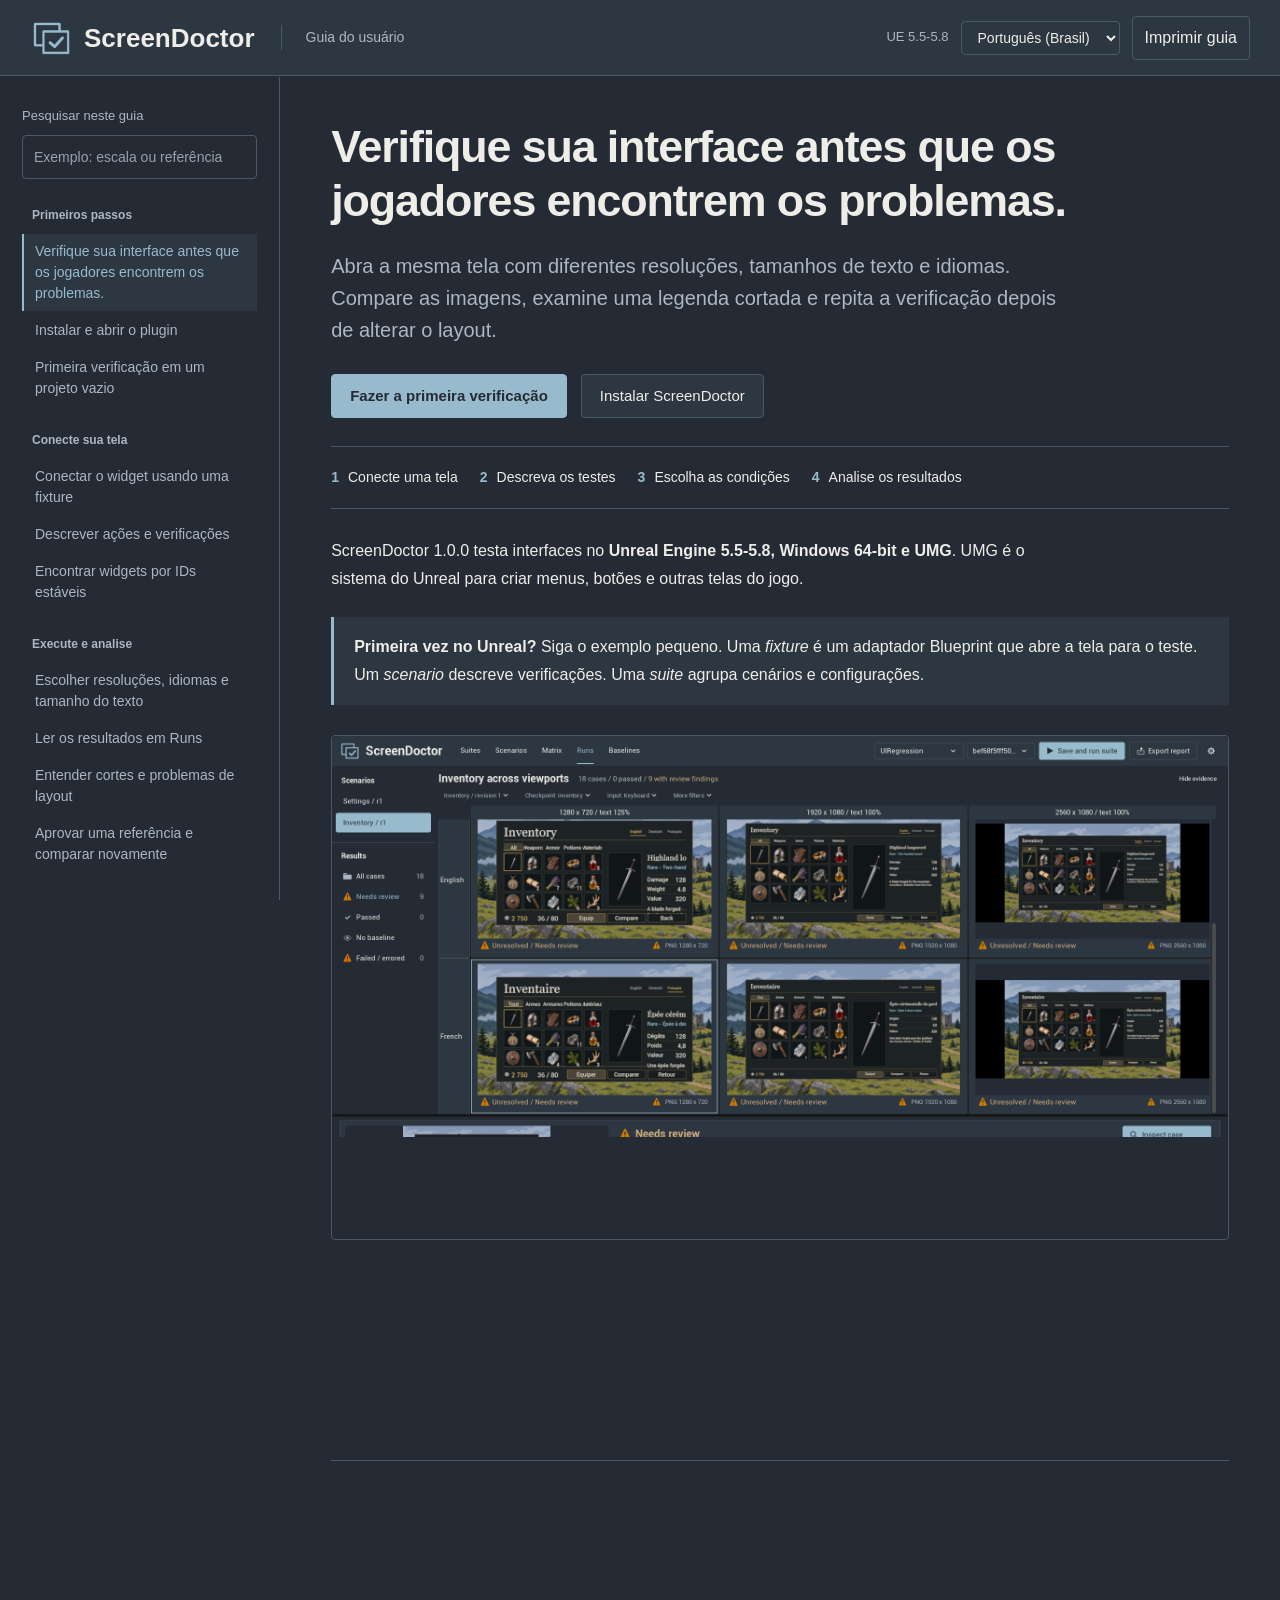
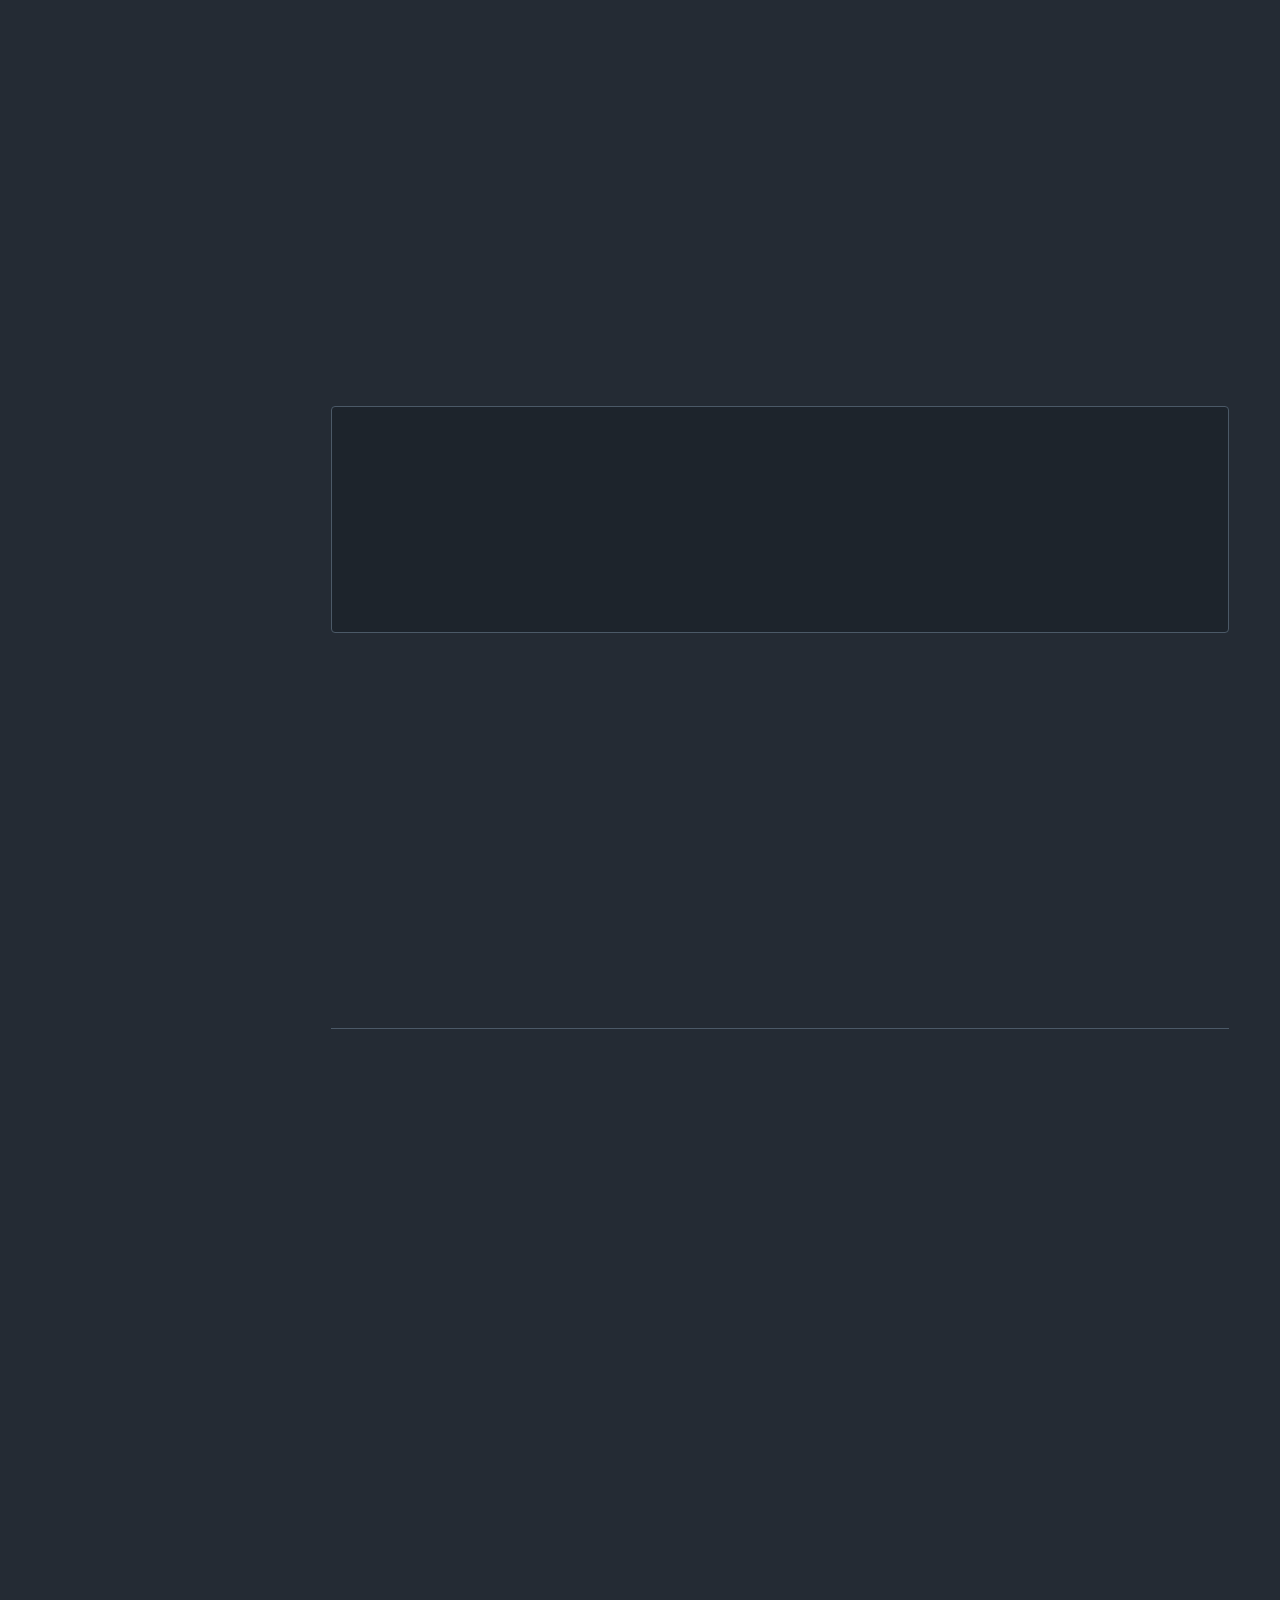
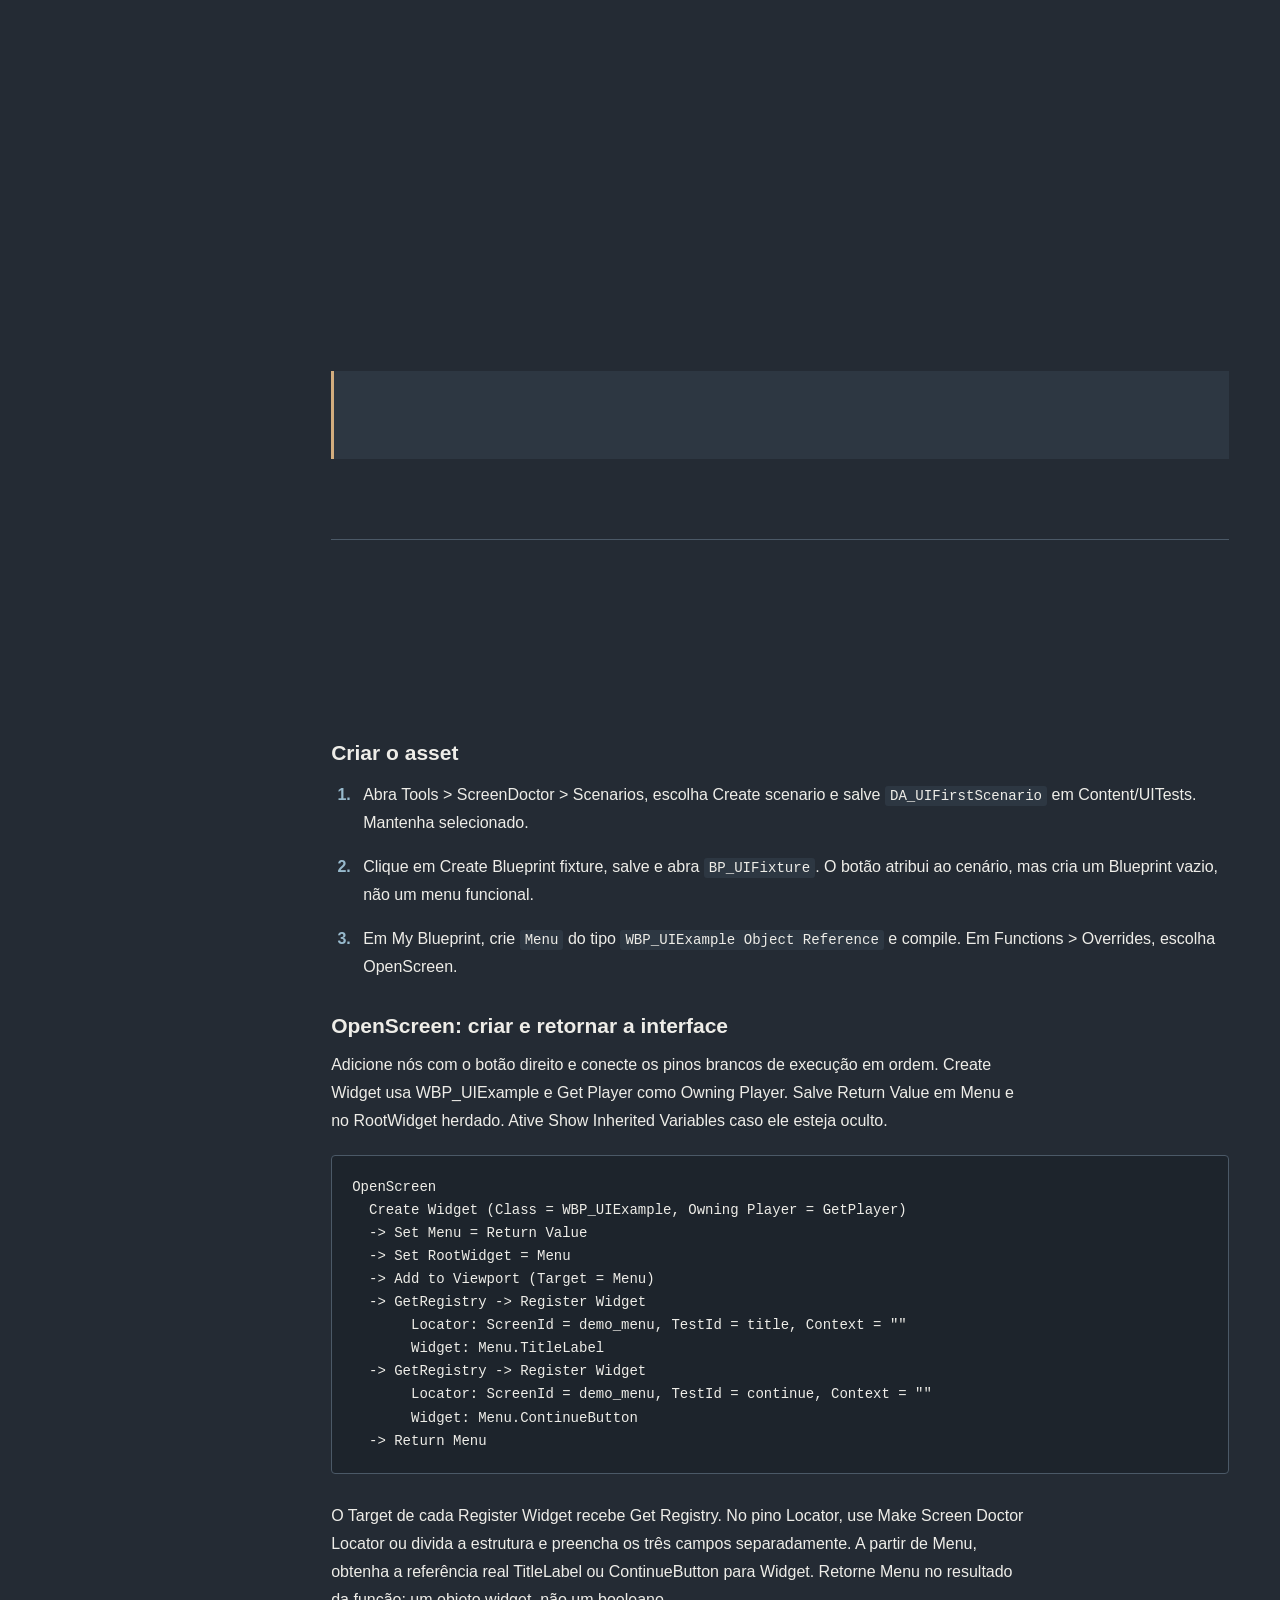
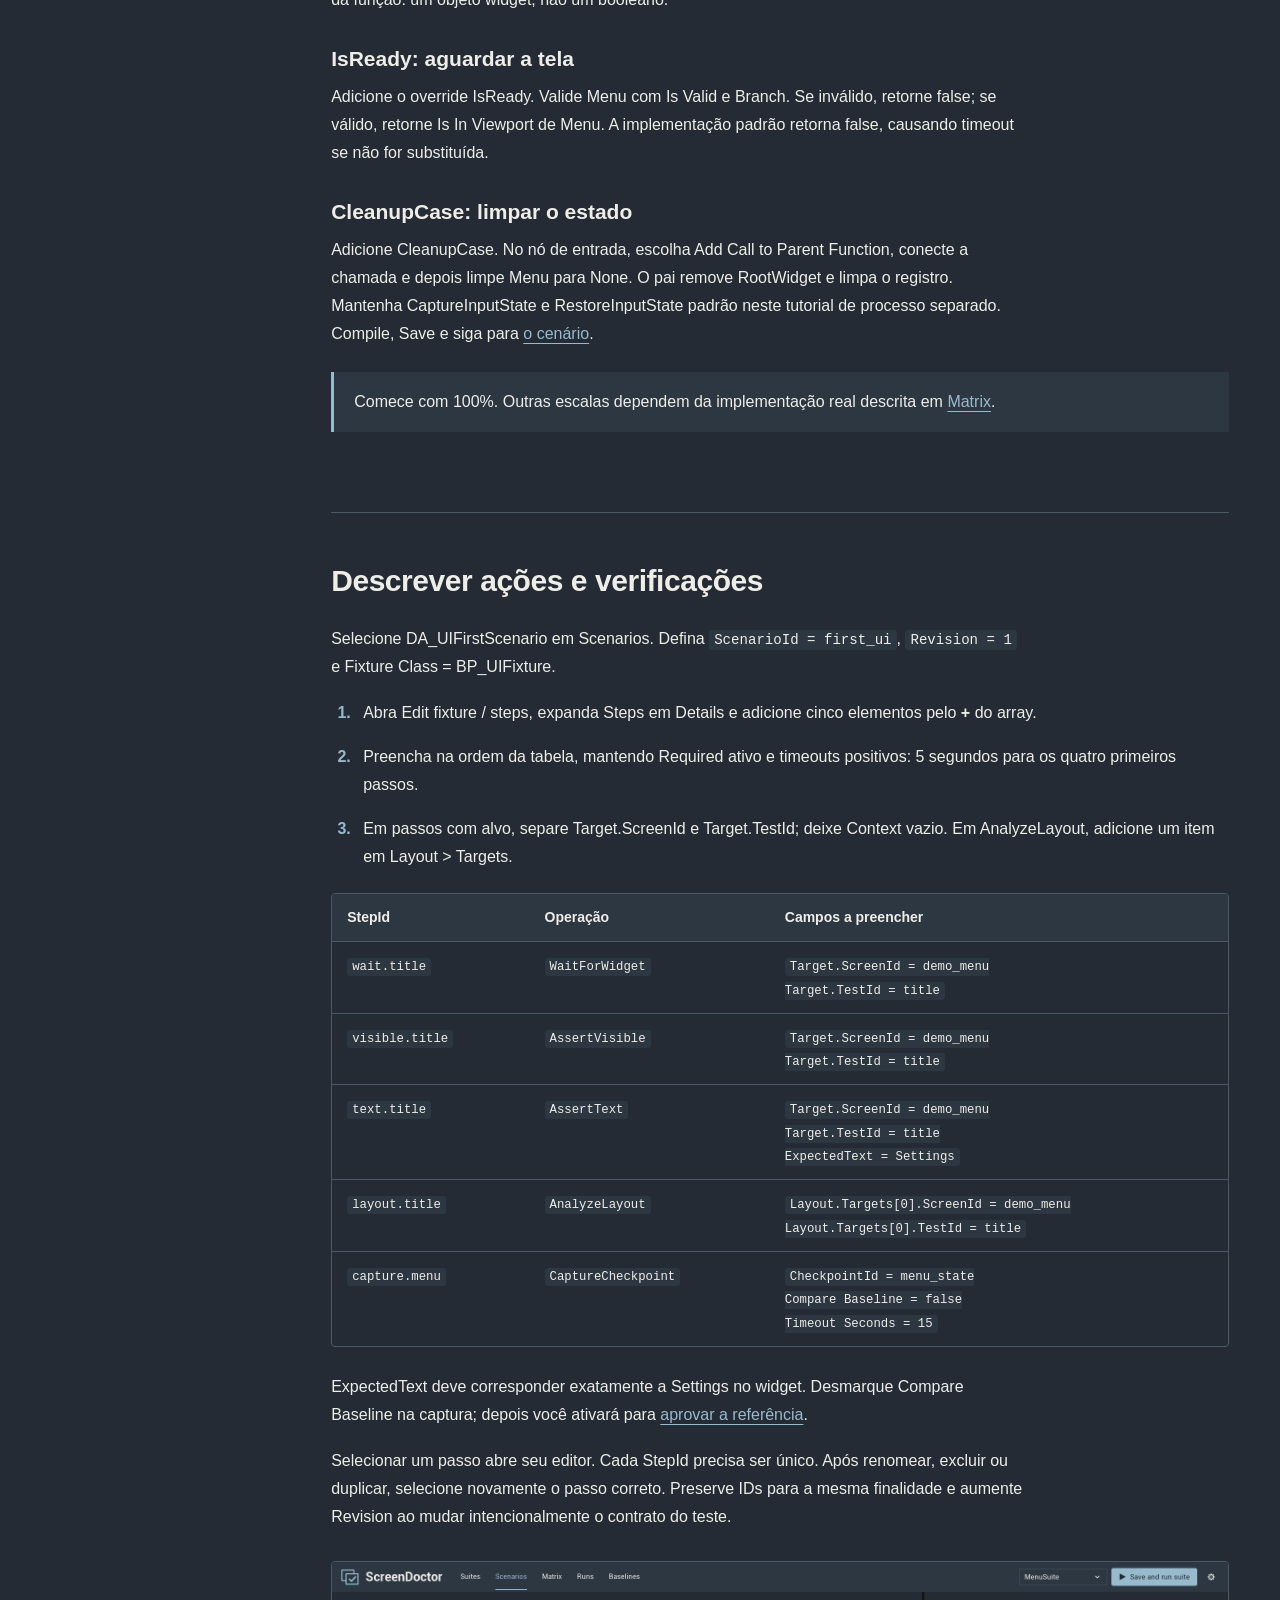
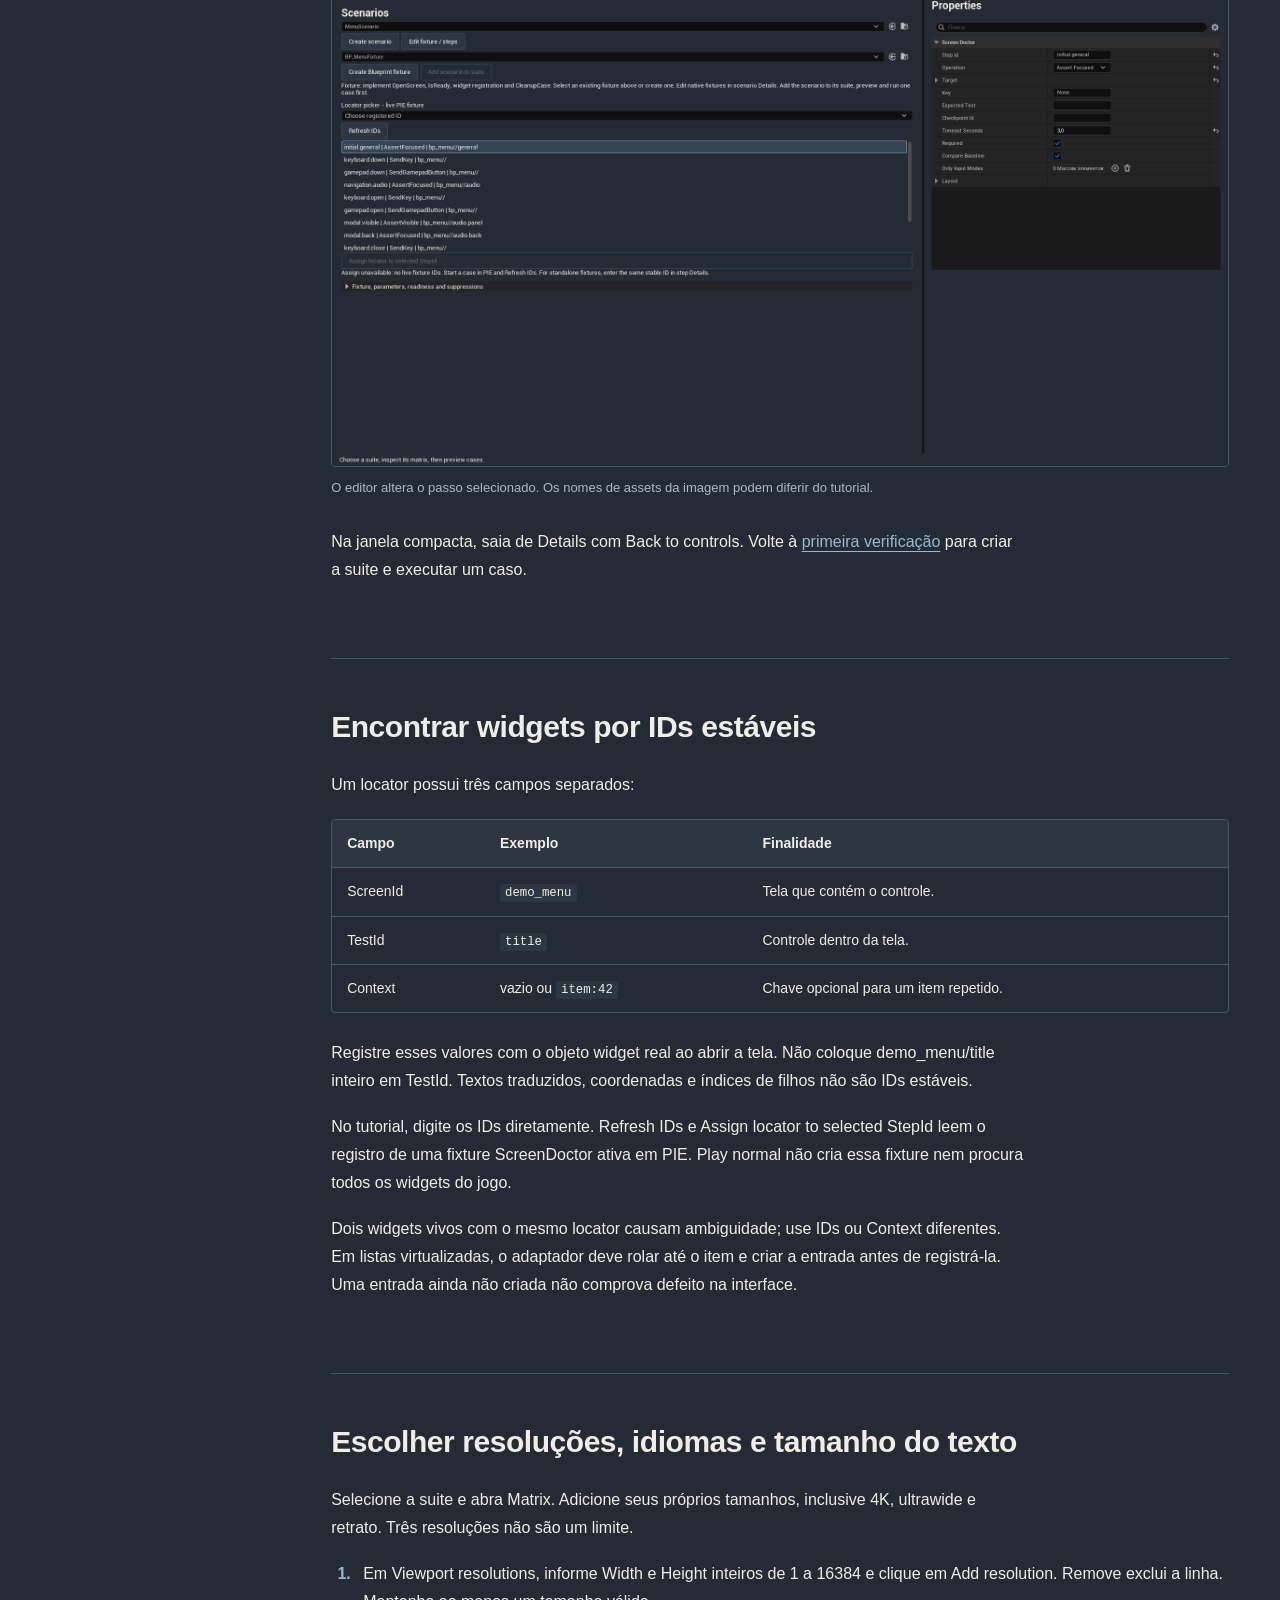
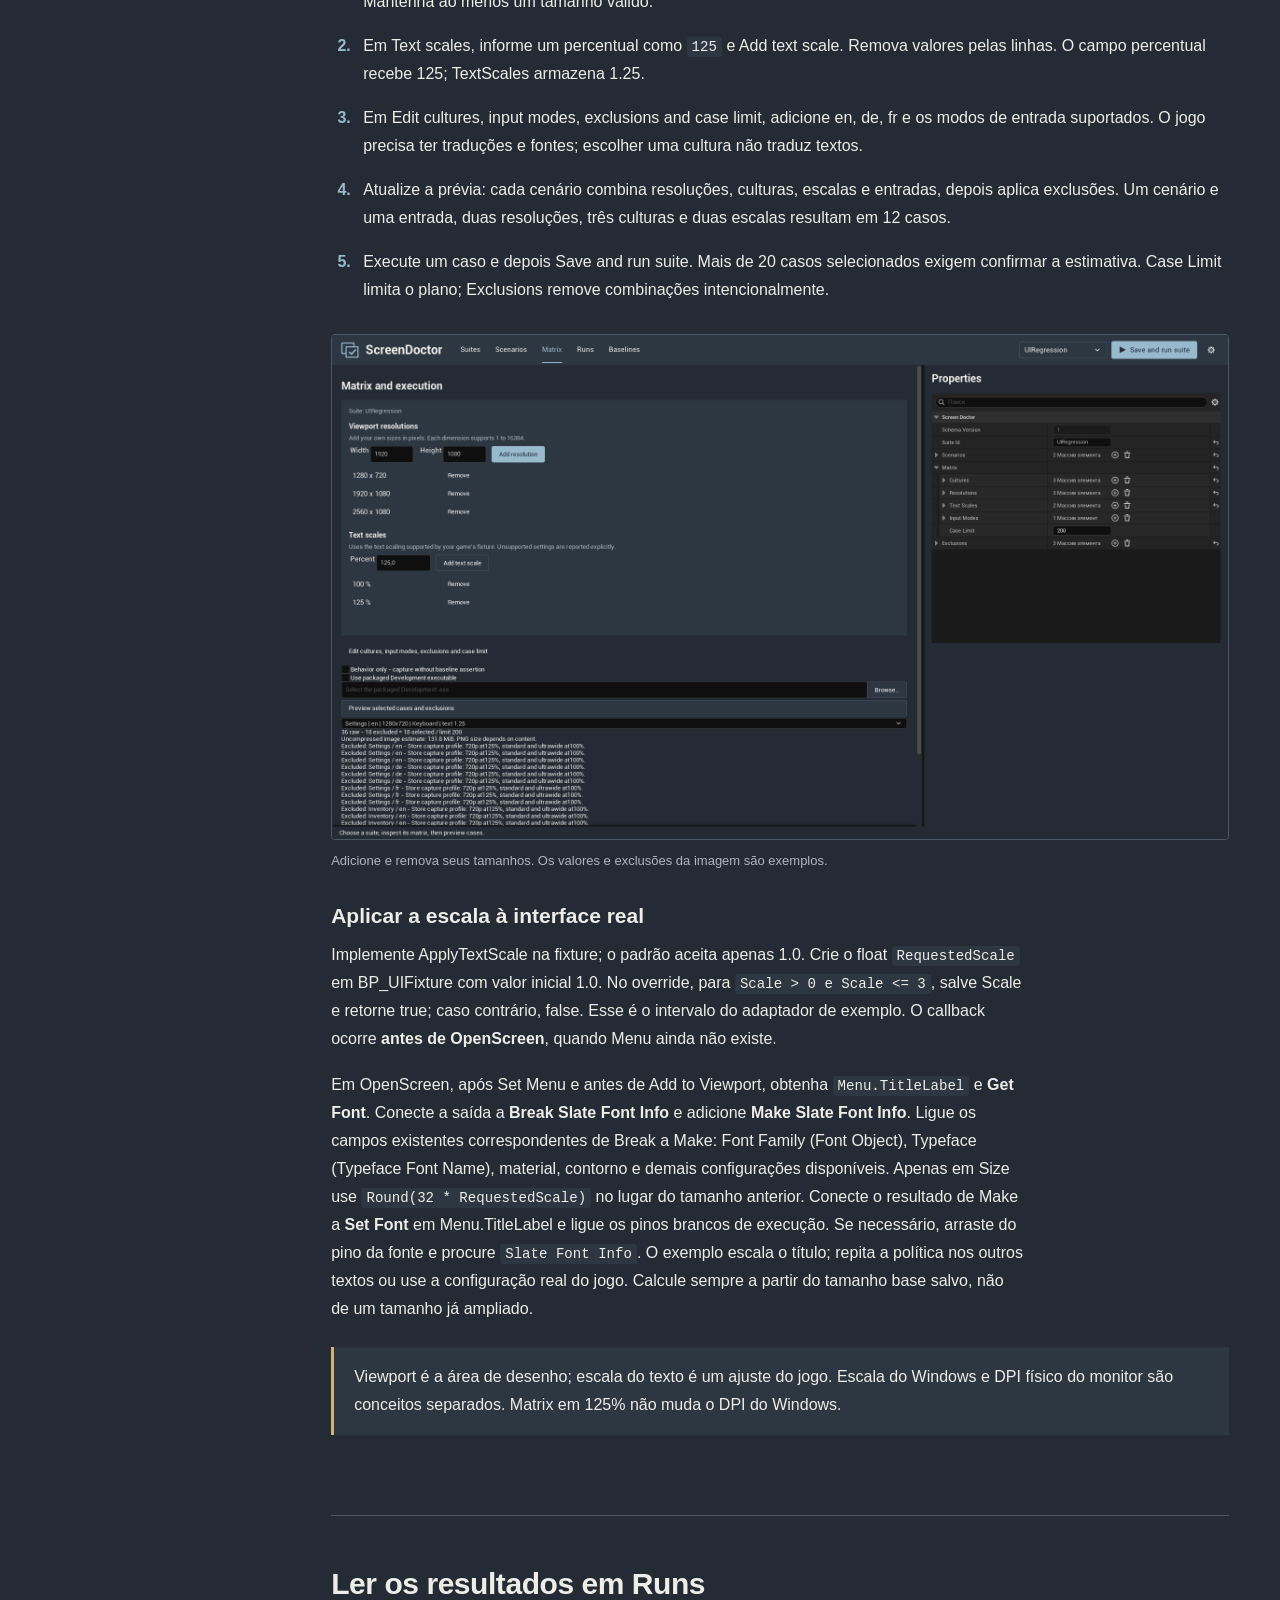
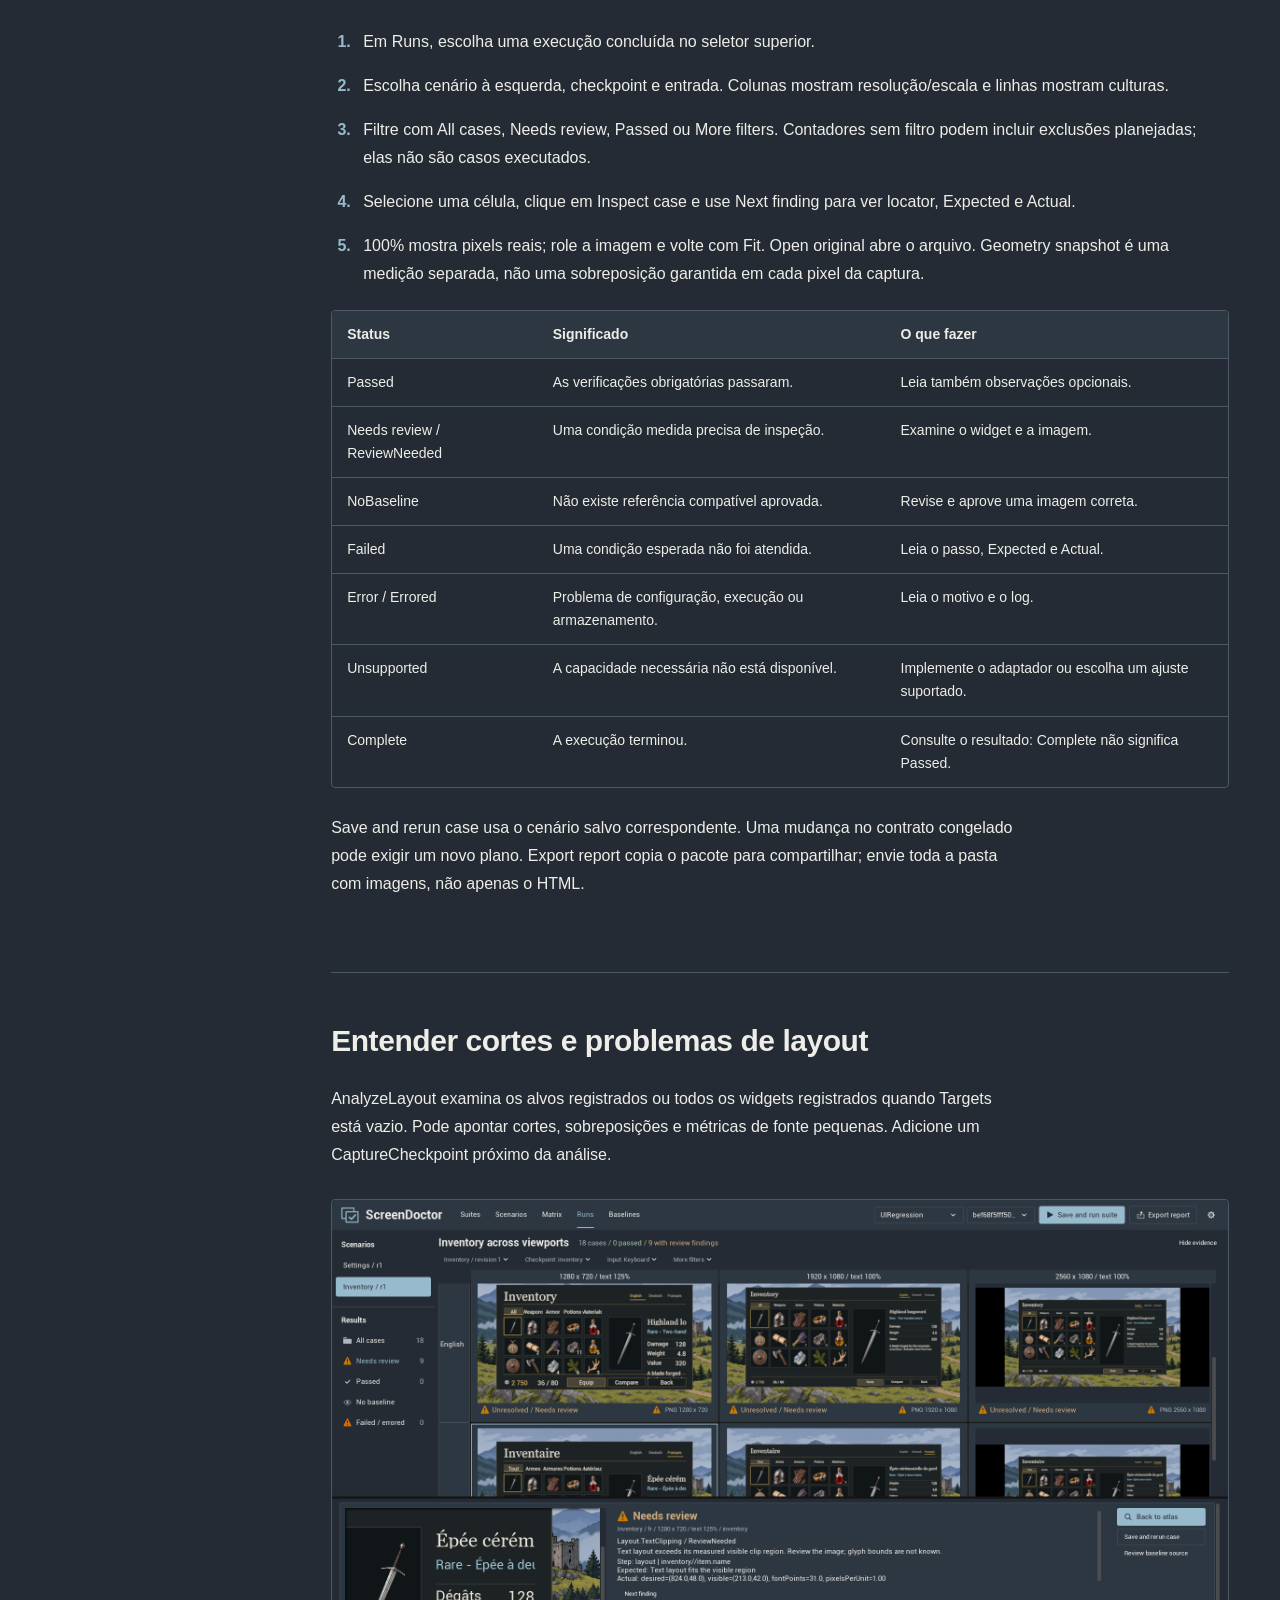
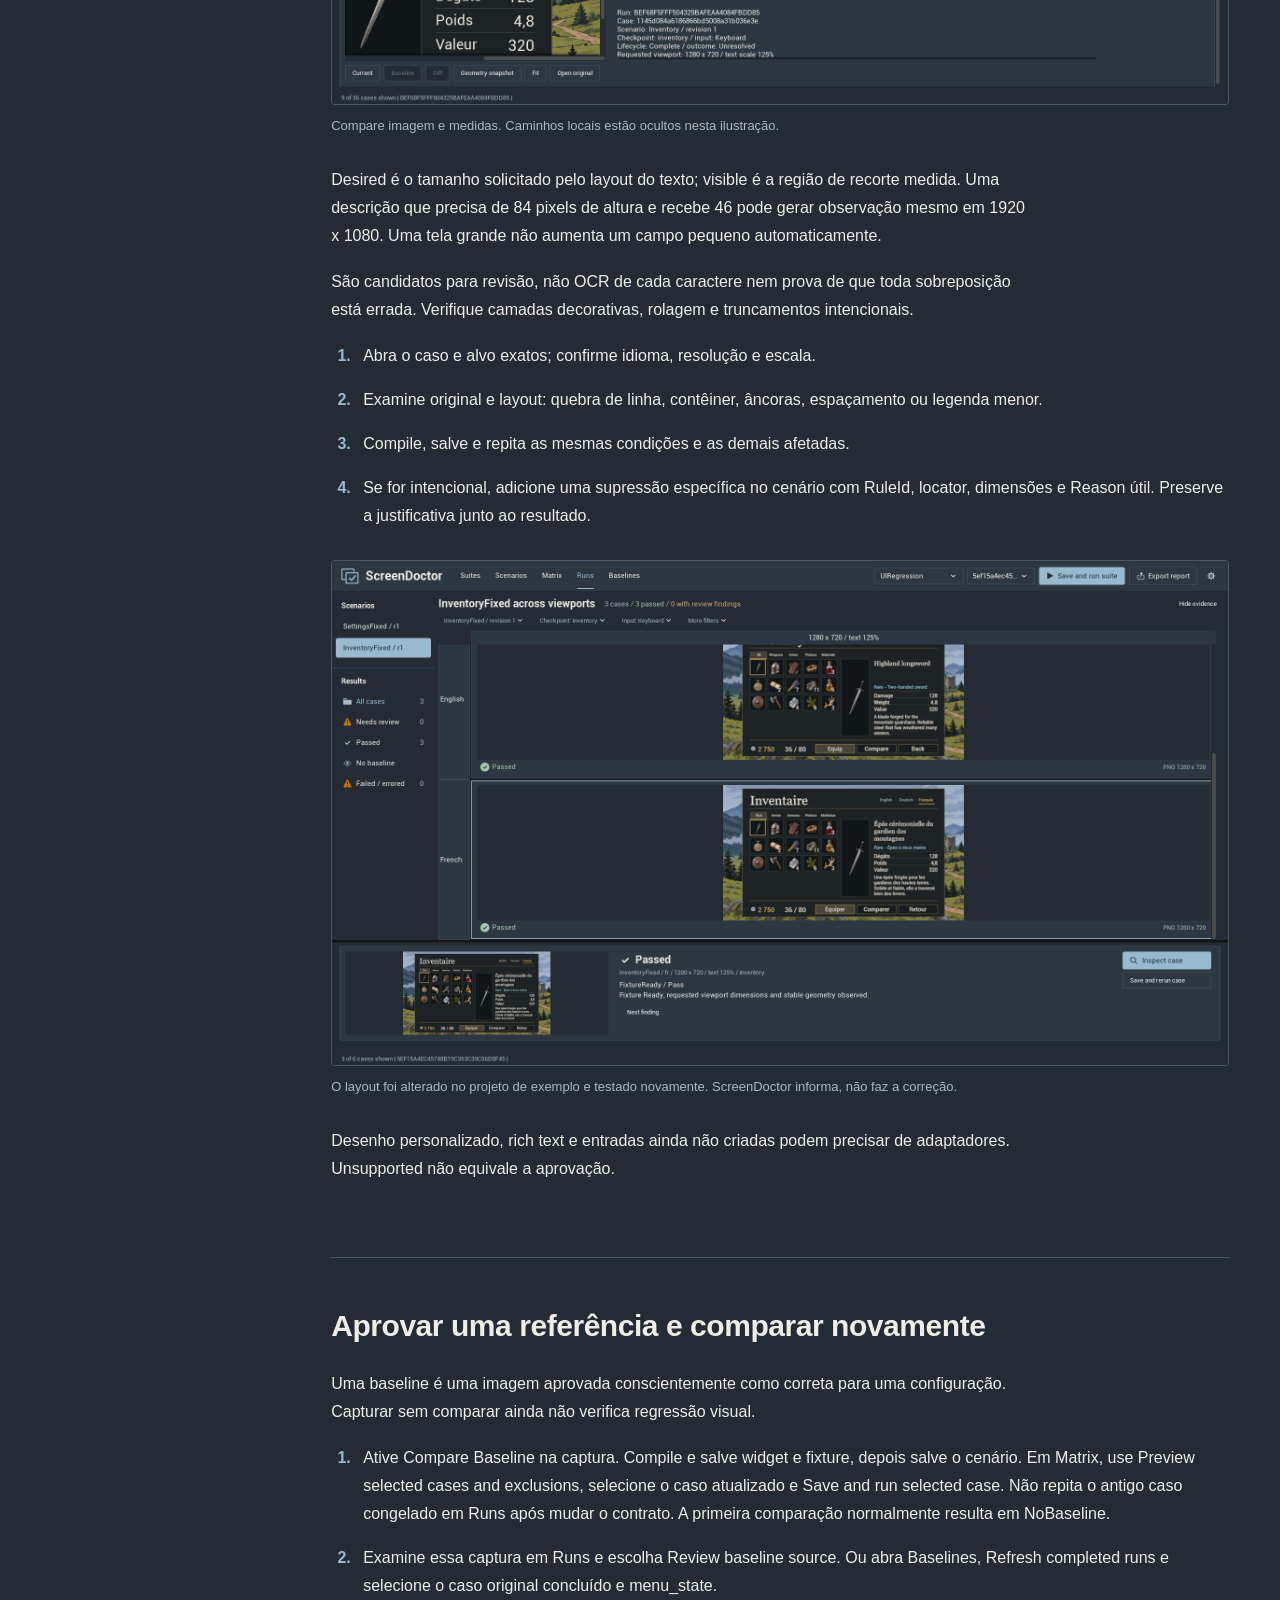
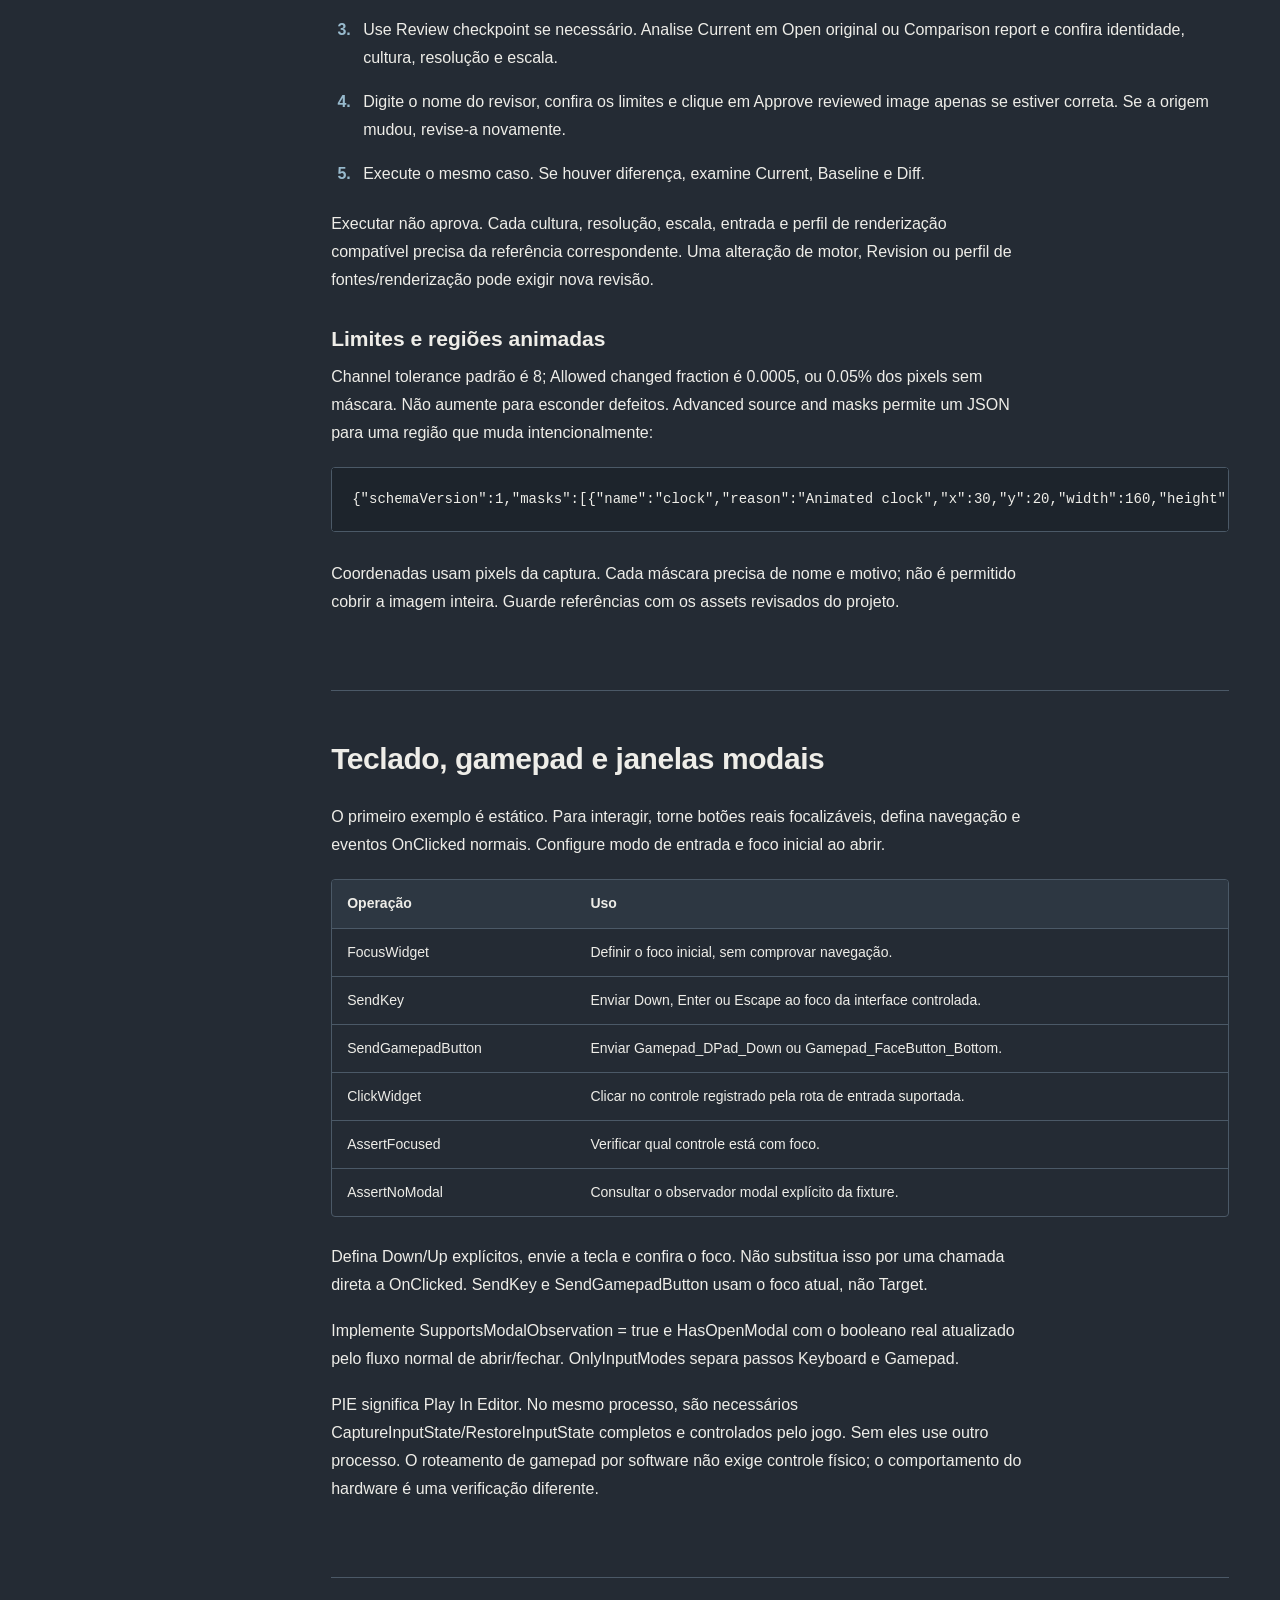
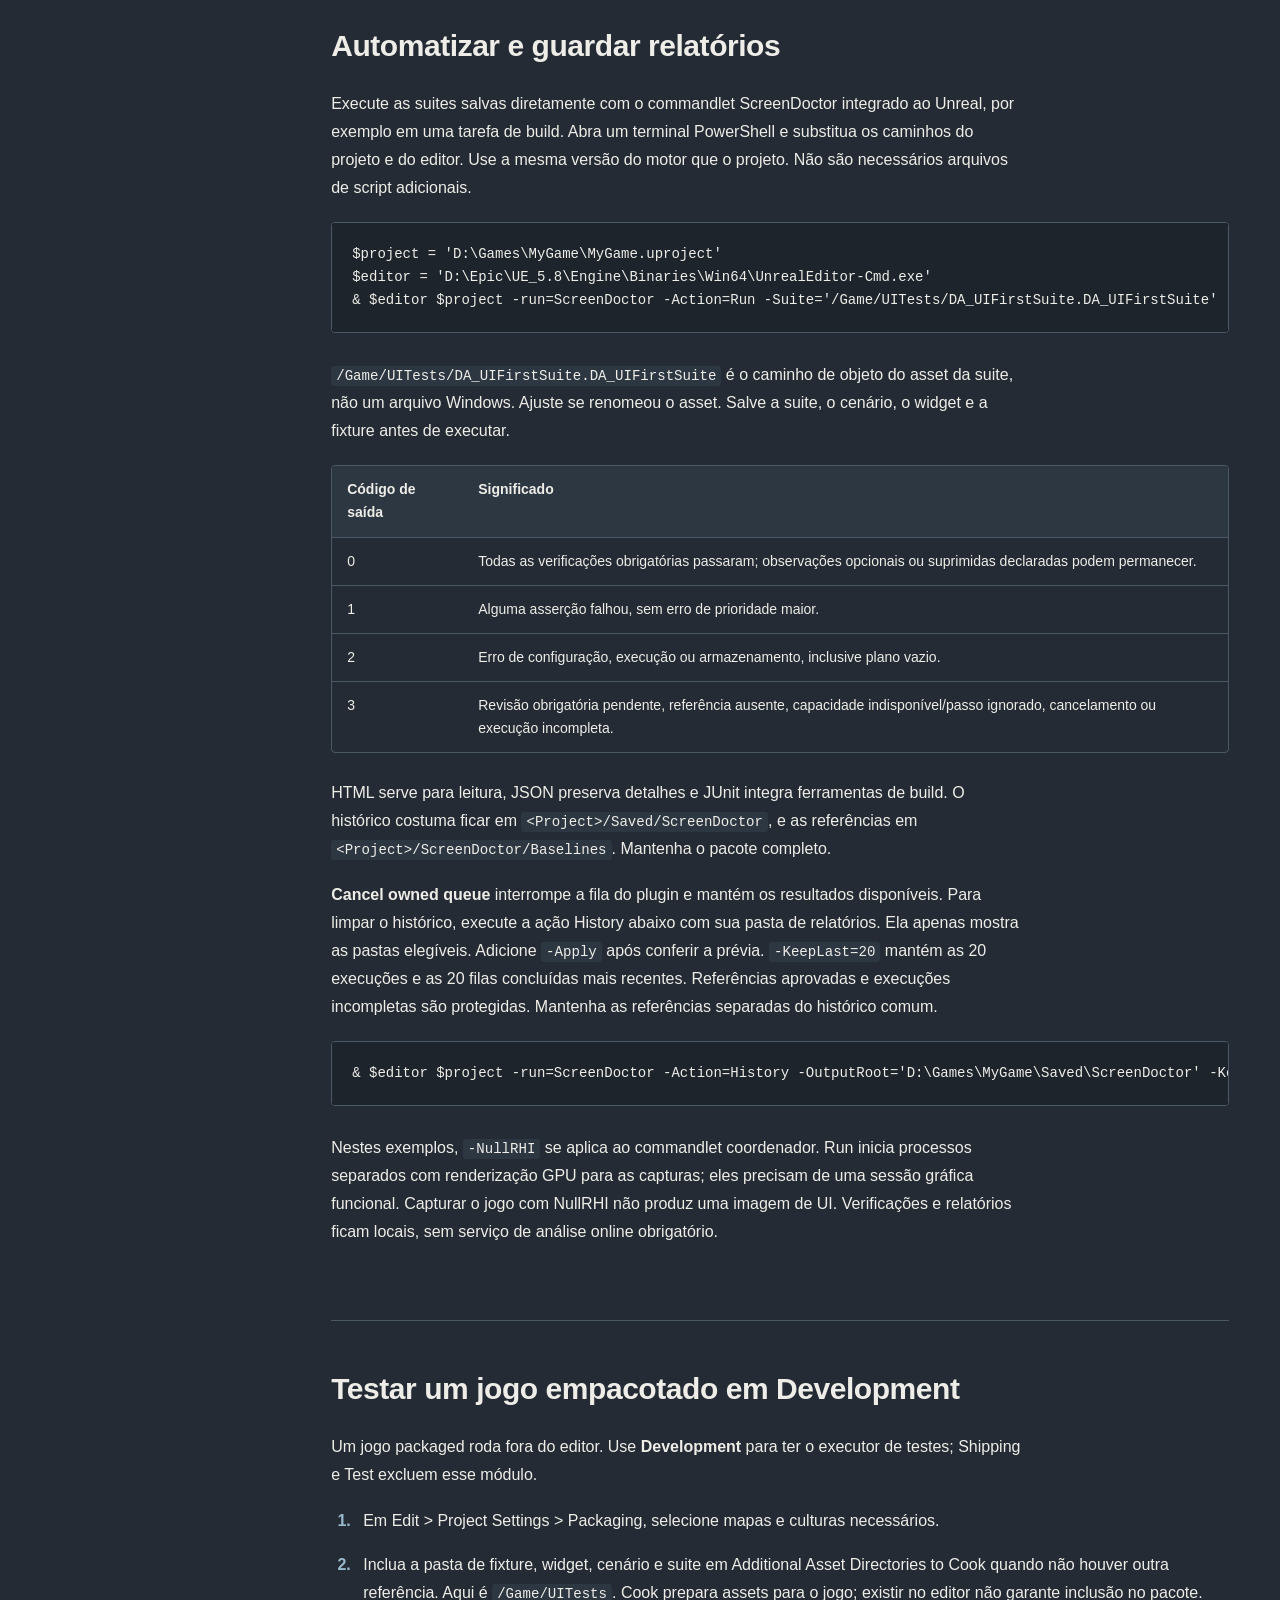
<file: pt-BR/index.html>
<!doctype html>
<html lang="pt-BR"><head><meta charset="utf-8"><meta name="viewport" content="width=device-width,initial-scale=1"><meta name="color-scheme" content="dark"><meta name="site-root" content="../"><meta name="description" content="Guia do ScreenDoctor: instalação, integração de telas UMG, resoluções e idiomas, análise de problemas e aprovação de imagens de referência."><title>ScreenDoctor | Guia do usuário</title><link rel="icon" href="../assets/brand.png"><link rel="stylesheet" href="../assets/style.css"><script src="../assets/app.js" defer></script></head>
<body data-search-count="Capítulos encontrados: {count}" data-search-empty="Nenhum capítulo encontrado. Tente uma busca mais curta.">
<a class="skip-link" href="#main">Ir para a documentação</a>
<header class="site-header"><a class="brand" href="#overview" aria-label="ScreenDoctor"><img src="../assets/brand.png" width="42" height="42" alt=""><span>ScreenDoctor</span></a><span class="header-label">Guia do usuário</span><div class="header-actions"><span class="version">UE 5.5-5.8</span><label class="language-picker"><span class="visually-hidden">Idioma da documentação</span><select id="doc-locale" aria-label="Idioma da documentação"><option value="en">English</option><option value="zh-Hans">简体中文</option><option value="ru">Русский</option><option value="es">Español</option><option value="pt-BR" selected>Português (Brasil)</option><option value="de">Deutsch</option><option value="ja">日本語</option><option value="fr">Français</option><option value="ko">한국어</option></select></label><button type="button" id="print-guide">Imprimir guia</button><button type="button" class="menu-button" id="menu-toggle" aria-controls="sidebar" aria-expanded="false">Menu</button></div></header>
<div class="site-layout"><aside class="sidebar" id="sidebar"><div class="search-box"><label for="doc-search">Pesquisar neste guia</label><input id="doc-search" type="search" placeholder="Exemplo: escala ou referência" autocomplete="off" aria-controls="search-results"><div id="search-results" hidden></div><p id="search-status" class="visually-hidden" role="status"></p></div><nav aria-label="Capítulos do guia"><p class="nav-group">Primeiros passos</p><a href="#overview" aria-current="location">Verifique sua interface antes que os jogadores encontrem os problemas.</a>
<a href="#installation">Instalar e abrir o plugin</a>
<a href="#first-check">Primeira verificação em um projeto vazio</a>
<p class="nav-group">Conecte sua tela</p><a href="#fixture">Conectar o widget usando uma fixture</a>
<a href="#scenarios">Descrever ações e verificações</a>
<a href="#widgets">Encontrar widgets por IDs estáveis</a>
<p class="nav-group">Execute e analise</p><a href="#matrix">Escolher resoluções, idiomas e tamanho do texto</a>
<a href="#runs">Ler os resultados em Runs</a>
<a href="#layout">Entender cortes e problemas de layout</a>
<a href="#baselines">Aprovar uma referência e comparar novamente</a>
<p class="nav-group">Outros fluxos de trabalho</p><a href="#input">Teclado, gamepad e janelas modais</a>
<a href="#automation">Automatizar e guardar relatórios</a>
<a href="#packaging">Testar um jogo empacotado em Development</a>
<p class="nav-group">Ajuda e referência</p><a href="#troubleshooting">Quando algo não funciona</a>
<a href="#faq">Perguntas frequentes</a>
<a href="#reference">Termos, abas e informações úteis</a></nav><div class="sidebar-footer">ScreenDoctor 1.0.0<br>Unreal Engine 5.5 / 5.6 / 5.7 / 5.8<br>Windows 64-bit</div></aside><main id="main" tabindex="-1"><section class="doc-section overview" id="overview" aria-labelledby="overview-title"><h1 id="overview-title">Verifique sua interface antes que os jogadores encontrem os problemas.</h1><p class="lead">Abra a mesma tela com diferentes resoluções, tamanhos de texto e idiomas. Compare as imagens, examine uma legenda cortada e repita a verificação depois de alterar o layout.</p><div class="intro-actions"><a class="primary-link" href="#first-check">Fazer a primeira verificação</a><a class="secondary-link" href="#installation">Instalar ScreenDoctor</a></div><div class="workflow"><span><b>1</b> Conecte uma tela</span><span><b>2</b> Descreva os testes</span><span><b>3</b> Escolha as condições</span><span><b>4</b> Analise os resultados</span></div><p>ScreenDoctor 1.0.0 testa interfaces no <strong>Unreal Engine 5.5-5.8, Windows 64-bit e UMG</strong>. UMG é o sistema do Unreal para criar menus, botões e outras telas do jogo.</p><div class="callout"><strong>Primeira vez no Unreal?</strong> Siga o exemplo pequeno. Uma <em>fixture</em> é um adaptador Blueprint que abre a tela para o teste. Um <em>scenario</em> descreve verificações. Uma <em>suite</em> agrupa cenários e configurações.</div><figure class="screenshot"><a href="../assets/screens/inventory-comparison.png" target="_blank" rel="noopener"><img src="../assets/screens/inventory-comparison.png" alt="ScreenDoctor compara um inventário em três resoluções, com linhas em inglês e francês." width="1920" height="1080" loading="lazy"></a><figcaption>Runs compara capturas reais. A tela de fantasia ilustra o fluxo; no tutorial você conecta seu próprio widget.</figcaption></figure><p>O plugin executa os caminhos que você descreve. Ele não explora todos os menus sozinho nem corrige automaticamente a interface. As explicações estão traduzidas; nomes de botões e nós Blueprint permanecem em inglês para serem encontrados no editor.</p></section>
<section class="doc-section" id="installation" aria-labelledby="installation-title"><h2 id="installation-title">Instalar e abrir o plugin</h2><h3>Escolha a versão do motor</h3><p>Use o pacote ScreenDoctor correspondente ao Unreal Engine <strong>5.5, 5.6, 5.7 ou 5.8</strong>. A versão aparece abaixo da instalação em <strong>Unreal Engine &gt; Library</strong> no Epic Games Launcher.</p><h3>Instalar pelo Fab</h3><ol class="steps"><li>Feche o Unreal Editor. Encontre ScreenDoctor na biblioteca Fab do launcher e instale para o motor do seu projeto.</li><li>Abra o projeto e Edit &gt; Plugins. Procure ScreenDoctor, ative se necessário e reinicie o editor.</li><li>Abra <strong>Tools &gt; ScreenDoctor</strong>.</li></ol><h3>Instalar um ZIP no projeto</h3><p>A pasta do projeto contém o arquivo .uproject. Crie Plugins se necessário, feche o Unreal e extraia nesta estrutura:</p><pre><code>MyGame/
  MyGame.uproject
  Content/
  Plugins/
    ScreenDoctor/
      ScreenDoctor.uplugin
      Resources/
      Source/</code></pre><p>Depois abra o projeto, ative ScreenDoctor em Edit &gt; Plugins, reinicie e abra Tools &gt; ScreenDoctor. Um pacote compilado também inclui Binaries. Instale uma única cópia, no motor ou no projeto. Pacotes apenas com fontes exigem ferramentas C++ do Visual Studio e Windows SDK compatíveis, mesmo em projetos Blueprint. Para não compilar, escolha o pacote compilado da versão correta.</p><h3>Se ainda não existe um projeto</h3><p>Abra o Unreal, escolha <strong>Games &gt; Blank &gt; Blueprint</strong>, dê um nome e clique em Create. Guarde em uma pasta fácil de localizar. O Content Drawer, na parte inferior ou por <strong>Ctrl+Espaço</strong>, contém os assets: elementos salvos, como widgets e cenários.</p></section>
<section class="doc-section" id="first-check" aria-labelledby="first-check-title"><h2 id="first-check-title">Primeira verificação em um projeto vazio</h2><p>Comece com uma tela, um idioma e uma resolução. O exemplo não exige C++. Menus e nós são indicados em inglês; use os equivalentes no idioma do seu editor.</p><ol class="steps"><li>No Content Drawer &gt; Content, clique com o botão direito na área de assets, escolha New Folder e crie <code>UITests</code>.</li><li>Nessa pasta, escolha <strong>User Interface &gt; Widget Blueprint</strong> e User Widget como classe pai, se solicitado. Nomeie <code>WBP_UIExample</code> e abra.</li><li>No Designer, adicione um Canvas Panel raiz se não houver. Dentro, adicione Text, nomeie <code>TitleLabel</code> na Hierarchy e ative Is Variable em Details. Texto exatamente <code>Settings</code>, fonte 32, posição Canvas <code>X=100, Y=100</code>, tamanho <code>600 x 100</code>.</li><li>Adicione ao Canvas um Button chamado <code>ContinueButton</code>, com Is Variable e Is Focusable ativos. Posição <code>X=100, Y=250</code>, tamanho <code>300 x 70</code>. Seu filho Text mostra Continue. Título e botão devem ser filhos separados do Canvas, não um do outro.</li><li>Clique em <strong>Compile</strong> e <strong>Save</strong>.</li><li>Conclua <a href="#fixture">Conectar o widget</a> e <a href="#scenarios">Descrever o cenário</a>; depois volte aqui.</li><li>Em Suites, escolha Create suite e salve <code>DA_UIFirstSuite</code> em Content/UITests. Abra Edit suite properties e defina <code>SuiteId = first_ui_suite</code>. Em janela compacta, use Back to controls. Em Scenarios, selecione DA_UIFirstScenario e Add scenario to suite.</li><li>Em Matrix, use Add resolution para adicionar <code>1280 x 720</code> e Remove para retirar o 1280 x 800 inicial, se existir. Mantenha 100%, <code>en</code> e Keyboard. Altere idioma e entrada em Edit cultures, input modes, exclusions and case limit e volte aos controles se necessário. Não ative a execução packaged.</li><li>Use Preview selected cases and exclusions, selecione o único caso e Save and run selected case. O widget abre em um processo de teste separado; o Play normal do editor não é necessário.</li><li>Em Runs, escolha o resultado concluído e a imagem. Analise os cinco passos e <code>menu_state</code>. A primeira captura é salva sem comparação com referência; ainda não comprova correspondência visual.</li></ol><div class="callout warning">Compile e salve widget e fixture antes do teste. Run salva suite e cenário, mas não compila nem salva todos os Blueprints do jogo.</div></section>
<section class="doc-section" id="fixture" aria-labelledby="fixture-title"><h2 id="fixture-title">Conectar o widget usando uma fixture</h2><p>A fixture deriva de ScreenDoctorFixture. Ela cria a tela, registra controles e informa quando a interface está pronta. Não coloque a fixture no nível nem adicione a própria fixture ao viewport.</p><h3>Criar o asset</h3><ol class="steps"><li>Abra Tools &gt; ScreenDoctor &gt; Scenarios, escolha Create scenario e salve <code>DA_UIFirstScenario</code> em Content/UITests. Mantenha selecionado.</li><li>Clique em Create Blueprint fixture, salve e abra <code>BP_UIFixture</code>. O botão atribui ao cenário, mas cria um Blueprint vazio, não um menu funcional.</li><li>Em My Blueprint, crie <code>Menu</code> do tipo <code>WBP_UIExample Object Reference</code> e compile. Em Functions &gt; Overrides, escolha OpenScreen.</li></ol><h3>OpenScreen: criar e retornar a interface</h3><p>Adicione nós com o botão direito e conecte os pinos brancos de execução em ordem. Create Widget usa WBP_UIExample e Get Player como Owning Player. Salve Return Value em Menu e no RootWidget herdado. Ative Show Inherited Variables caso ele esteja oculto.</p><pre><code>OpenScreen
  Create Widget (Class = WBP_UIExample, Owning Player = GetPlayer)
  -&gt; Set Menu = Return Value
  -&gt; Set RootWidget = Menu
  -&gt; Add to Viewport (Target = Menu)
  -&gt; GetRegistry -&gt; Register Widget
       Locator: ScreenId = demo_menu, TestId = title, Context = ""
       Widget: Menu.TitleLabel
  -&gt; GetRegistry -&gt; Register Widget
       Locator: ScreenId = demo_menu, TestId = continue, Context = ""
       Widget: Menu.ContinueButton
  -&gt; Return Menu</code></pre><p>O Target de cada Register Widget recebe Get Registry. No pino Locator, use Make Screen Doctor Locator ou divida a estrutura e preencha os três campos separadamente. A partir de Menu, obtenha a referência real TitleLabel ou ContinueButton para Widget. Retorne Menu no resultado da função: um objeto widget, não um booleano.</p><h3>IsReady: aguardar a tela</h3><p>Adicione o override IsReady. Valide Menu com Is Valid e Branch. Se inválido, retorne false; se válido, retorne Is In Viewport de Menu. A implementação padrão retorna false, causando timeout se não for substituída.</p><h3>CleanupCase: limpar o estado</h3><p>Adicione CleanupCase. No nó de entrada, escolha Add Call to Parent Function, conecte a chamada e depois limpe Menu para None. O pai remove RootWidget e limpa o registro. Mantenha CaptureInputState e RestoreInputState padrão neste tutorial de processo separado. Compile, Save e siga para <a href="#scenarios">o cenário</a>.</p><div class="callout">Comece com 100%. Outras escalas dependem da implementação real descrita em <a href="#matrix">Matrix</a>.</div></section>
<section class="doc-section" id="scenarios" aria-labelledby="scenarios-title"><h2 id="scenarios-title">Descrever ações e verificações</h2><p>Selecione DA_UIFirstScenario em Scenarios. Defina <code>ScenarioId = first_ui</code>, <code>Revision = 1</code> e Fixture Class = BP_UIFixture.</p><ol class="steps"><li>Abra Edit fixture / steps, expanda Steps em Details e adicione cinco elementos pelo <strong>+</strong> do array.</li><li>Preencha na ordem da tabela, mantendo Required ativo e timeouts positivos: 5 segundos para os quatro primeiros passos.</li><li>Em passos com alvo, separe Target.ScreenId e Target.TestId; deixe Context vazio. Em AnalyzeLayout, adicione um item em Layout &gt; Targets.</li></ol><div class="table-scroll"><table><thead><tr><th scope="col">StepId</th><th scope="col">Operação</th><th scope="col">Campos a preencher</th></tr></thead><tbody><tr><td><code>wait.title</code></td><td><code>WaitForWidget</code></td><td><code>Target.ScreenId = demo_menu<br>Target.TestId = title</code></td></tr><tr><td><code>visible.title</code></td><td><code>AssertVisible</code></td><td><code>Target.ScreenId = demo_menu<br>Target.TestId = title</code></td></tr><tr><td><code>text.title</code></td><td><code>AssertText</code></td><td><code>Target.ScreenId = demo_menu<br>Target.TestId = title<br>ExpectedText = Settings</code></td></tr><tr><td><code>layout.title</code></td><td><code>AnalyzeLayout</code></td><td><code>Layout.Targets[0].ScreenId = demo_menu<br>Layout.Targets[0].TestId = title</code></td></tr><tr><td><code>capture.menu</code></td><td><code>CaptureCheckpoint</code></td><td><code>CheckpointId = menu_state<br>Compare Baseline = false<br>Timeout Seconds = 15</code></td></tr></tbody></table></div><p>ExpectedText deve corresponder exatamente a Settings no widget. Desmarque Compare Baseline na captura; depois você ativará para <a href="#baselines">aprovar a referência</a>.</p><p>Selecionar um passo abre seu editor. Cada StepId precisa ser único. Após renomear, excluir ou duplicar, selecione novamente o passo correto. Preserve IDs para a mesma finalidade e aumente Revision ao mudar intencionalmente o contrato do teste.</p><figure class="screenshot"><a href="../assets/screens/scenarios.png" target="_blank" rel="noopener"><img src="../assets/screens/scenarios.png" alt="Scenarios com lista de passos e propriedades do passo selecionado." width="1920" height="1080" loading="lazy"></a><figcaption>O editor altera o passo selecionado. Os nomes de assets da imagem podem diferir do tutorial.</figcaption></figure><p>Na janela compacta, saia de Details com Back to controls. Volte à <a href="#first-check">primeira verificação</a> para criar a suite e executar um caso.</p></section>
<section class="doc-section" id="widgets" aria-labelledby="widgets-title"><h2 id="widgets-title">Encontrar widgets por IDs estáveis</h2><p>Um locator possui três campos separados:</p><div class="table-scroll"><table><thead><tr><th scope="col">Campo</th><th scope="col">Exemplo</th><th scope="col">Finalidade</th></tr></thead><tbody><tr><td>ScreenId</td><td><code>demo_menu</code></td><td>Tela que contém o controle.</td></tr><tr><td>TestId</td><td><code>title</code></td><td>Controle dentro da tela.</td></tr><tr><td>Context</td><td>vazio ou <code>item:42</code></td><td>Chave opcional para um item repetido.</td></tr></tbody></table></div><p>Registre esses valores com o objeto widget real ao abrir a tela. Não coloque demo_menu/title inteiro em TestId. Textos traduzidos, coordenadas e índices de filhos não são IDs estáveis.</p><p>No tutorial, digite os IDs diretamente. Refresh IDs e Assign locator to selected StepId leem o registro de uma fixture ScreenDoctor ativa em PIE. Play normal não cria essa fixture nem procura todos os widgets do jogo.</p><p>Dois widgets vivos com o mesmo locator causam ambiguidade; use IDs ou Context diferentes. Em listas virtualizadas, o adaptador deve rolar até o item e criar a entrada antes de registrá-la. Uma entrada ainda não criada não comprova defeito na interface.</p></section>
<section class="doc-section" id="matrix" aria-labelledby="matrix-title"><h2 id="matrix-title">Escolher resoluções, idiomas e tamanho do texto</h2><p>Selecione a suite e abra Matrix. Adicione seus próprios tamanhos, inclusive 4K, ultrawide e retrato. Três resoluções não são um limite.</p><ol class="steps"><li>Em Viewport resolutions, informe Width e Height inteiros de 1 a 16384 e clique em Add resolution. Remove exclui a linha. Mantenha ao menos um tamanho válido.</li><li>Em Text scales, informe um percentual como <code>125</code> e Add text scale. Remova valores pelas linhas. O campo percentual recebe 125; TextScales armazena 1.25.</li><li>Em Edit cultures, input modes, exclusions and case limit, adicione en, de, fr e os modos de entrada suportados. O jogo precisa ter traduções e fontes; escolher uma cultura não traduz textos.</li><li>Atualize a prévia: cada cenário combina resoluções, culturas, escalas e entradas, depois aplica exclusões. Um cenário e uma entrada, duas resoluções, três culturas e duas escalas resultam em 12 casos.</li><li>Execute um caso e depois Save and run suite. Mais de 20 casos selecionados exigem confirmar a estimativa. Case Limit limita o plano; Exclusions remove combinações intencionalmente.</li></ol><figure class="screenshot"><a href="../assets/screens/matrix.png" target="_blank" rel="noopener"><img src="../assets/screens/matrix.png" alt="Matrix com campos de resolução personalizada e escalas de texto." width="1920" height="1080" loading="lazy"></a><figcaption>Adicione e remova seus tamanhos. Os valores e exclusões da imagem são exemplos.</figcaption></figure><h3>Aplicar a escala à interface real</h3><p>Implemente ApplyTextScale na fixture; o padrão aceita apenas 1.0. Crie o float <code>RequestedScale</code> em BP_UIFixture com valor inicial 1.0. No override, para <code>Scale &gt; 0 e Scale &lt;= 3</code>, salve Scale e retorne true; caso contrário, false. Esse é o intervalo do adaptador de exemplo. O callback ocorre <strong>antes de OpenScreen</strong>, quando Menu ainda não existe.</p><p>Em OpenScreen, após Set Menu e antes de Add to Viewport, obtenha <code>Menu.TitleLabel</code> e <strong>Get Font</strong>. Conecte a saída a <strong>Break Slate Font Info</strong> e adicione <strong>Make Slate Font Info</strong>. Ligue os campos existentes correspondentes de Break a Make: Font Family (Font Object), Typeface (Typeface Font Name), material, contorno e demais configurações disponíveis. Apenas em Size use <code>Round(32 * RequestedScale)</code> no lugar do tamanho anterior. Conecte o resultado de Make a <strong>Set Font</strong> em Menu.TitleLabel e ligue os pinos brancos de execução. Se necessário, arraste do pino da fonte e procure <code>Slate Font Info</code>. O exemplo escala o título; repita a política nos outros textos ou use a configuração real do jogo. Calcule sempre a partir do tamanho base salvo, não de um tamanho já ampliado.</p><div class="callout warning">Viewport é a área de desenho; escala do texto é um ajuste do jogo. Escala do Windows e DPI físico do monitor são conceitos separados. Matrix em 125% não muda o DPI do Windows.</div></section>
<section class="doc-section" id="runs" aria-labelledby="runs-title"><h2 id="runs-title">Ler os resultados em Runs</h2><ol class="steps"><li>Em Runs, escolha uma execução concluída no seletor superior.</li><li>Escolha cenário à esquerda, checkpoint e entrada. Colunas mostram resolução/escala e linhas mostram culturas.</li><li>Filtre com All cases, Needs review, Passed ou More filters. Contadores sem filtro podem incluir exclusões planejadas; elas não são casos executados.</li><li>Selecione uma célula, clique em Inspect case e use Next finding para ver locator, Expected e Actual.</li><li>100% mostra pixels reais; role a imagem e volte com Fit. Open original abre o arquivo. Geometry snapshot é uma medição separada, não uma sobreposição garantida em cada pixel da captura.</li></ol><div class="table-scroll"><table><thead><tr><th scope="col">Status</th><th scope="col">Significado</th><th scope="col">O que fazer</th></tr></thead><tbody><tr><td>Passed</td><td>As verificações obrigatórias passaram.</td><td>Leia também observações opcionais.</td></tr><tr><td>Needs review / ReviewNeeded</td><td>Uma condição medida precisa de inspeção.</td><td>Examine o widget e a imagem.</td></tr><tr><td>NoBaseline</td><td>Não existe referência compatível aprovada.</td><td>Revise e aprove uma imagem correta.</td></tr><tr><td>Failed</td><td>Uma condição esperada não foi atendida.</td><td>Leia o passo, Expected e Actual.</td></tr><tr><td>Error / Errored</td><td>Problema de configuração, execução ou armazenamento.</td><td>Leia o motivo e o log.</td></tr><tr><td>Unsupported</td><td>A capacidade necessária não está disponível.</td><td>Implemente o adaptador ou escolha um ajuste suportado.</td></tr><tr><td>Complete</td><td>A execução terminou.</td><td>Consulte o resultado: Complete não significa Passed.</td></tr></tbody></table></div><p>Save and rerun case usa o cenário salvo correspondente. Uma mudança no contrato congelado pode exigir um novo plano. Export report copia o pacote para compartilhar; envie toda a pasta com imagens, não apenas o HTML.</p></section>
<section class="doc-section" id="layout" aria-labelledby="layout-title"><h2 id="layout-title">Entender cortes e problemas de layout</h2><p>AnalyzeLayout examina os alvos registrados ou todos os widgets registrados quando Targets está vazio. Pode apontar cortes, sobreposições e métricas de fonte pequenas. Adicione um CaptureCheckpoint próximo da análise.</p><figure class="screenshot"><a href="../assets/screens/inventory-inspection.png" target="_blank" rel="noopener"><img src="../assets/screens/inventory-inspection.png" alt="Nome francês cortado com locator exato e medidas desejadas e visíveis." width="1920" height="1080" loading="lazy"></a><figcaption>Compare imagem e medidas. Caminhos locais estão ocultos nesta ilustração.</figcaption></figure><p>Desired é o tamanho solicitado pelo layout do texto; visible é a região de recorte medida. Uma descrição que precisa de 84 pixels de altura e recebe 46 pode gerar observação mesmo em 1920 x 1080. Uma tela grande não aumenta um campo pequeno automaticamente.</p><p>São candidatos para revisão, não OCR de cada caractere nem prova de que toda sobreposição está errada. Verifique camadas decorativas, rolagem e truncamentos intencionais.</p><ol class="steps"><li>Abra o caso e alvo exatos; confirme idioma, resolução e escala.</li><li>Examine original e layout: quebra de linha, contêiner, âncoras, espaçamento ou legenda menor.</li><li>Compile, salve e repita as mesmas condições e as demais afetadas.</li><li>Se for intencional, adicione uma supressão específica no cenário com RuleId, locator, dimensões e Reason útil. Preserve a justificativa junto ao resultado.</li></ol><figure class="screenshot"><a href="../assets/screens/corrected-inventory.png" target="_blank" rel="noopener"><img src="../assets/screens/corrected-inventory.png" alt="Inventário corrigido separadamente com Passed e sem observações no cenário mostrado." width="1920" height="1080" loading="lazy"></a><figcaption>O layout foi alterado no projeto de exemplo e testado novamente. ScreenDoctor informa, não faz a correção.</figcaption></figure><p>Desenho personalizado, rich text e entradas ainda não criadas podem precisar de adaptadores. Unsupported não equivale a aprovação.</p></section>
<section class="doc-section" id="baselines" aria-labelledby="baselines-title"><h2 id="baselines-title">Aprovar uma referência e comparar novamente</h2><p>Uma baseline é uma imagem aprovada conscientemente como correta para uma configuração. Capturar sem comparar ainda não verifica regressão visual.</p><ol class="steps"><li>Ative Compare Baseline na captura. Compile e salve widget e fixture, depois salve o cenário. Em Matrix, use Preview selected cases and exclusions, selecione o caso atualizado e Save and run selected case. Não repita o antigo caso congelado em Runs após mudar o contrato. A primeira comparação normalmente resulta em NoBaseline.</li><li>Examine essa captura em Runs e escolha Review baseline source. Ou abra Baselines, Refresh completed runs e selecione o caso original concluído e menu_state.</li><li>Use Review checkpoint se necessário. Analise Current em Open original ou Comparison report e confira identidade, cultura, resolução e escala.</li><li>Digite o nome do revisor, confira os limites e clique em Approve reviewed image apenas se estiver correta. Se a origem mudou, revise-a novamente.</li><li>Execute o mesmo caso. Se houver diferença, examine Current, Baseline e Diff.</li></ol><p>Executar não aprova. Cada cultura, resolução, escala, entrada e perfil de renderização compatível precisa da referência correspondente. Uma alteração de motor, Revision ou perfil de fontes/renderização pode exigir nova revisão.</p><h3>Limites e regiões animadas</h3><p>Channel tolerance padrão é 8; Allowed changed fraction é 0.0005, ou 0.05% dos pixels sem máscara. Não aumente para esconder defeitos. Advanced source and masks permite um JSON para uma região que muda intencionalmente:</p><pre><code>{"schemaVersion":1,"masks":[{"name":"clock","reason":"Animated clock","x":30,"y":20,"width":160,"height":40}]}</code></pre><p>Coordenadas usam pixels da captura. Cada máscara precisa de nome e motivo; não é permitido cobrir a imagem inteira. Guarde referências com os assets revisados do projeto.</p></section>
<section class="doc-section" id="input" aria-labelledby="input-title"><h2 id="input-title">Teclado, gamepad e janelas modais</h2><p>O primeiro exemplo é estático. Para interagir, torne botões reais focalizáveis, defina navegação e eventos OnClicked normais. Configure modo de entrada e foco inicial ao abrir.</p><div class="table-scroll"><table><thead><tr><th scope="col">Operação</th><th scope="col">Uso</th></tr></thead><tbody><tr><td>FocusWidget</td><td>Definir o foco inicial, sem comprovar navegação.</td></tr><tr><td>SendKey</td><td>Enviar Down, Enter ou Escape ao foco da interface controlada.</td></tr><tr><td>SendGamepadButton</td><td>Enviar Gamepad_DPad_Down ou Gamepad_FaceButton_Bottom.</td></tr><tr><td>ClickWidget</td><td>Clicar no controle registrado pela rota de entrada suportada.</td></tr><tr><td>AssertFocused</td><td>Verificar qual controle está com foco.</td></tr><tr><td>AssertNoModal</td><td>Consultar o observador modal explícito da fixture.</td></tr></tbody></table></div><p>Defina Down/Up explícitos, envie a tecla e confira o foco. Não substitua isso por uma chamada direta a OnClicked. SendKey e SendGamepadButton usam o foco atual, não Target.</p><p>Implemente SupportsModalObservation = true e HasOpenModal com o booleano real atualizado pelo fluxo normal de abrir/fechar. OnlyInputModes separa passos Keyboard e Gamepad.</p><p>PIE significa Play In Editor. No mesmo processo, são necessários CaptureInputState/RestoreInputState completos e controlados pelo jogo. Sem eles use outro processo. O roteamento de gamepad por software não exige controle físico; o comportamento do hardware é uma verificação diferente.</p></section>
<section class="doc-section" id="automation" aria-labelledby="automation-title"><h2 id="automation-title">Automatizar e guardar relatórios</h2><p>Execute as suites salvas diretamente com o commandlet ScreenDoctor integrado ao Unreal, por exemplo em uma tarefa de build. Abra um terminal PowerShell e substitua os caminhos do projeto e do editor. Use a mesma versão do motor que o projeto. Não são necessários arquivos de script adicionais.</p><pre><code>$project = 'D:\Games\MyGame\MyGame.uproject'
$editor = 'D:\Epic\UE_5.8\Engine\Binaries\Win64\UnrealEditor-Cmd.exe'
&amp; $editor $project -run=ScreenDoctor -Action=Run -Suite='/Game/UITests/DA_UIFirstSuite.DA_UIFirstSuite' -Mode=EditorStandalone -NullRHI -unattended</code></pre><p><code>/Game/UITests/DA_UIFirstSuite.DA_UIFirstSuite</code> é o caminho de objeto do asset da suite, não um arquivo Windows. Ajuste se renomeou o asset. Salve a suite, o cenário, o widget e a fixture antes de executar.</p><div class="table-scroll"><table><thead><tr><th scope="col">Código de saída</th><th scope="col">Significado</th></tr></thead><tbody><tr><td>0</td><td>Todas as verificações obrigatórias passaram; observações opcionais ou suprimidas declaradas podem permanecer.</td></tr><tr><td>1</td><td>Alguma asserção falhou, sem erro de prioridade maior.</td></tr><tr><td>2</td><td>Erro de configuração, execução ou armazenamento, inclusive plano vazio.</td></tr><tr><td>3</td><td>Revisão obrigatória pendente, referência ausente, capacidade indisponível/passo ignorado, cancelamento ou execução incompleta.</td></tr></tbody></table></div><p>HTML serve para leitura, JSON preserva detalhes e JUnit integra ferramentas de build. O histórico costuma ficar em <code>&lt;Project&gt;/Saved/ScreenDoctor</code>, e as referências em <code>&lt;Project&gt;/ScreenDoctor/Baselines</code>. Mantenha o pacote completo.</p><p><strong>Cancel owned queue</strong> interrompe a fila do plugin e mantém os resultados disponíveis. Para limpar o histórico, execute a ação History abaixo com sua pasta de relatórios. Ela apenas mostra as pastas elegíveis. Adicione <code>-Apply</code> após conferir a prévia. <code>-KeepLast=20</code> mantém as 20 execuções e as 20 filas concluídas mais recentes. Referências aprovadas e execuções incompletas são protegidas. Mantenha as referências separadas do histórico comum.</p><pre><code>&amp; $editor $project -run=ScreenDoctor -Action=History -OutputRoot='D:\Games\MyGame\Saved\ScreenDoctor' -KeepLast=20 -NullRHI -unattended</code></pre><p>Nestes exemplos, <code>-NullRHI</code> se aplica ao commandlet coordenador. Run inicia processos separados com renderização GPU para as capturas; eles precisam de uma sessão gráfica funcional. Capturar o jogo com NullRHI não produz uma imagem de UI. Verificações e relatórios ficam locais, sem serviço de análise online obrigatório.</p></section>
<section class="doc-section" id="packaging" aria-labelledby="packaging-title"><h2 id="packaging-title">Testar um jogo empacotado em Development</h2><p>Um jogo packaged roda fora do editor. Use <strong>Development</strong> para ter o executor de testes; Shipping e Test excluem esse módulo.</p><ol class="steps"><li>Em Edit &gt; Project Settings &gt; Packaging, selecione mapas e culturas necessários.</li><li>Inclua a pasta de fixture, widget, cenário e suite em Additional Asset Directories to Cook quando não houver outra referência. Aqui é <code>/Game/UITests</code>. Cook prepara assets para o jogo; existir no editor não garante inclusão no pacote.</li><li>Gere Win64 Development com as ferramentas exigidas pela instalação Unreal.</li><li>Em Matrix, ative Use packaged Development executable, clique em Browse... e escolha o .exe Development real.</li><li>Confira o plano, rode um caso e valide viewport, cultura e arquivos antes da suite completa.</li></ol><p>Inclua traduções e fontes. O guia cobre UE 5.5-5.8; use versões correspondentes de plugin e motor na execução e aprovação das referências.</p></section>
<section class="doc-section" id="troubleshooting" aria-labelledby="troubleshooting-title"><h2 id="troubleshooting-title">Quando algo não funciona</h2><div class="table-scroll"><table><thead><tr><th scope="col">Sintoma</th><th scope="col">O que conferir primeiro</th></tr></thead><tbody><tr><td>ScreenDoctor não aparece em Tools.</td><td>Ative em Edit > Plugins, reinicie e confira versão e pasta de ScreenDoctor.uplugin.</td></tr><tr><td>Módulos ausentes.</td><td>Use binários correspondentes ou compile com as ferramentas C++; evite instalações duplicadas.</td></tr><tr><td>Run desativado ou plano vazio.</td><td>Escolha suite, adicione cenário, defina fixture e passos e mantenha um valor em cada eixo; leia o motivo exibido.</td></tr><tr><td>Tela ausente ou timeout.</td><td>Implemente OpenScreen/IsReady, retorne Menu, defina RootWidget e Add to Viewport; compile e salve ambos os Blueprints.</td></tr><tr><td>Alvo não encontrado.</td><td>Confira ScreenId, TestId, Context, referência viva, IDs repetidos e criação da entrada.</td></tr><tr><td>125% indisponível ou sem efeito.</td><td>Implemente ApplyTextScale, guarde antes de OpenScreen e aplique depois de Create Widget. Comece com 100%.</td></tr><tr><td>Cultura muda, texto não.</td><td>Prepare FText/String Tables localizáveis, traduções e fontes. Matrix não traduz.</td></tr><tr><td>Primeira captura NoBaseline.</td><td>Analise a imagem correta, aprove explicitamente e repita o mesmo caso.</td></tr><tr><td>Tela grande ainda Needs review.</td><td>O contêiner específico do texto pode continuar pequeno.</td></tr><tr><td>Baseline ou Diff desativado.</td><td>Falta o arquivo para esse caso; consulte o status, sem substituição por outra imagem.</td></tr><tr><td>Captura ou gravação falhou.</td><td>Verifique GPU, espaço livre, permissão e erro; mantenha recuperação e log disponíveis.</td></tr><tr><td>Foco ou modal Unsupported.</td><td>Implemente o adaptador de observação/entrada, sem transformar capacidade ausente em sucesso.</td></tr></tbody></table></div></section>
<section class="doc-section" id="faq" aria-labelledby="faq-title"><h2 id="faq-title">Perguntas frequentes</h2><details><summary>Posso usar mais de três resoluções?</summary><p>Sim. Adicione e remova tamanhos em Matrix. Três colunas de exemplo não são um limite.</p></details><details><summary>125% altera a escala do Windows?</summary><p>Não. Solicita a escala de texto implementada pelo jogo ou pela fixture. DPI do monitor é separado.</p></details><details><summary>A instalação conecta todos os menus?</summary><p>Não. Conecte telas ou famílias de telas com fixture, IDs estáveis e passos. Comece com o widget pequeno.</p></details><details><summary>Needs review confirma um bug?</summary><p>Não. Examine imagem e medidas; cortes e sobreposições podem ser intencionais.</p></details><details><summary>Executar novamente aprova a imagem?</summary><p>Não. É preciso revisão separada e Approve reviewed image.</p></details><details><summary>O plugin inclui a UI de fantasia e os assets do tutorial?</summary><p>A fantasia pertence a um projeto ilustrativo separado. Você cria o pequeno exemplo UMG seguindo este guia; a instalação não gera esses assets de jogo.</p></details><details><summary>Preciso de uma conta de análise na nuvem?</summary><p>Não. ScreenDoctor executa os testes pelo Unreal e grava relatórios locais.</p></details></section>
<section class="doc-section" id="reference" aria-labelledby="reference-title"><h2 id="reference-title">Termos, abas e informações úteis</h2><div class="table-scroll"><table><thead><tr><th scope="col">Termo</th><th scope="col">Significado</th></tr></thead><tbody><tr><td>Suites</td><td>Criar e selecionar conjuntos e gerenciar cenários.</td></tr><tr><td>Scenarios</td><td>Selecionar fixture e editar passos.</td></tr><tr><td>Matrix</td><td>Configurar condições, pré-visualizar e executar.</td></tr><tr><td>Runs</td><td>Comparar capturas e analisar verificações.</td></tr><tr><td>Baselines</td><td>Revisar e aprovar explicitamente referências.</td></tr><tr><td>Fixture</td><td>Adaptador que abre, observa e limpa uma tela.</td></tr><tr><td>Case</td><td>Um cenário em uma combinação de cultura, resolução, escala e entrada.</td></tr><tr><td>Checkpoint</td><td>Passo CaptureCheckpoint nomeado que salva uma imagem.</td></tr><tr><td>Revision</td><td>Versão do contrato do cenário, separada da versão do plugin.</td></tr><tr><td>Blueprint / Compile / Save</td><td>Asset de programação visual; Compile atualiza o grafo executável e Save grava o asset.</td></tr></tbody></table></div><p>ScreenDoctor <strong>1.0.0</strong>, Unreal Engine <strong>5.5-5.8</strong>, Windows 64-bit, UMG e capturas SDR. Mantenha as versões coerentes ao mover o projeto. Para pedir ajuda, envie versões, reprodução curta e relatório completo. Confira imagens e caminhos antes de compartilhar informações privadas.</p><p>Use a busca lateral ou <strong>Ctrl+K</strong>. <strong>Imprimir guia</strong> permite salvar PDF pelo navegador. Trocar o idioma mantém o capítulo e não muda o idioma do jogo nem do editor.</p></section><footer class="page-footer"><a href="#overview">Voltar ao início</a><span>Copyright NexusForgeUE. All Rights Reserved.</span></footer></main></div>
</body></html>
</file>
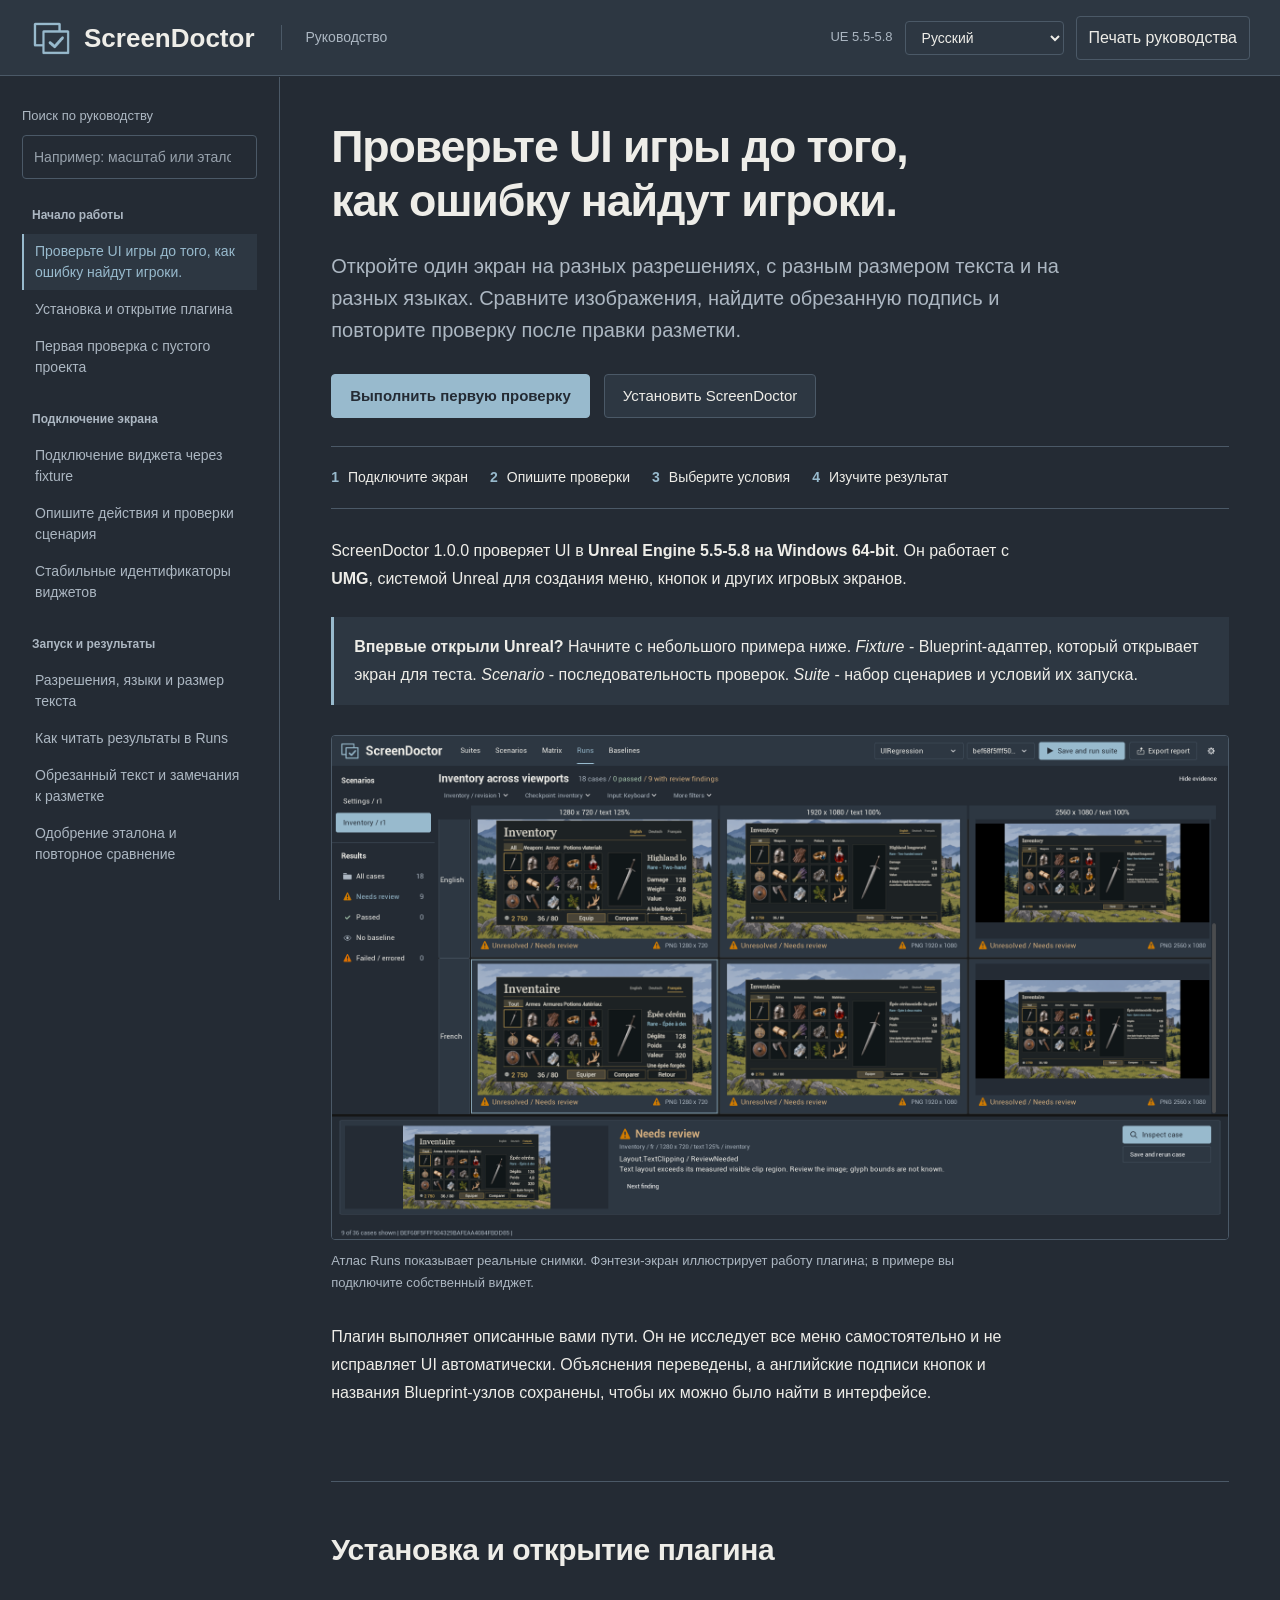
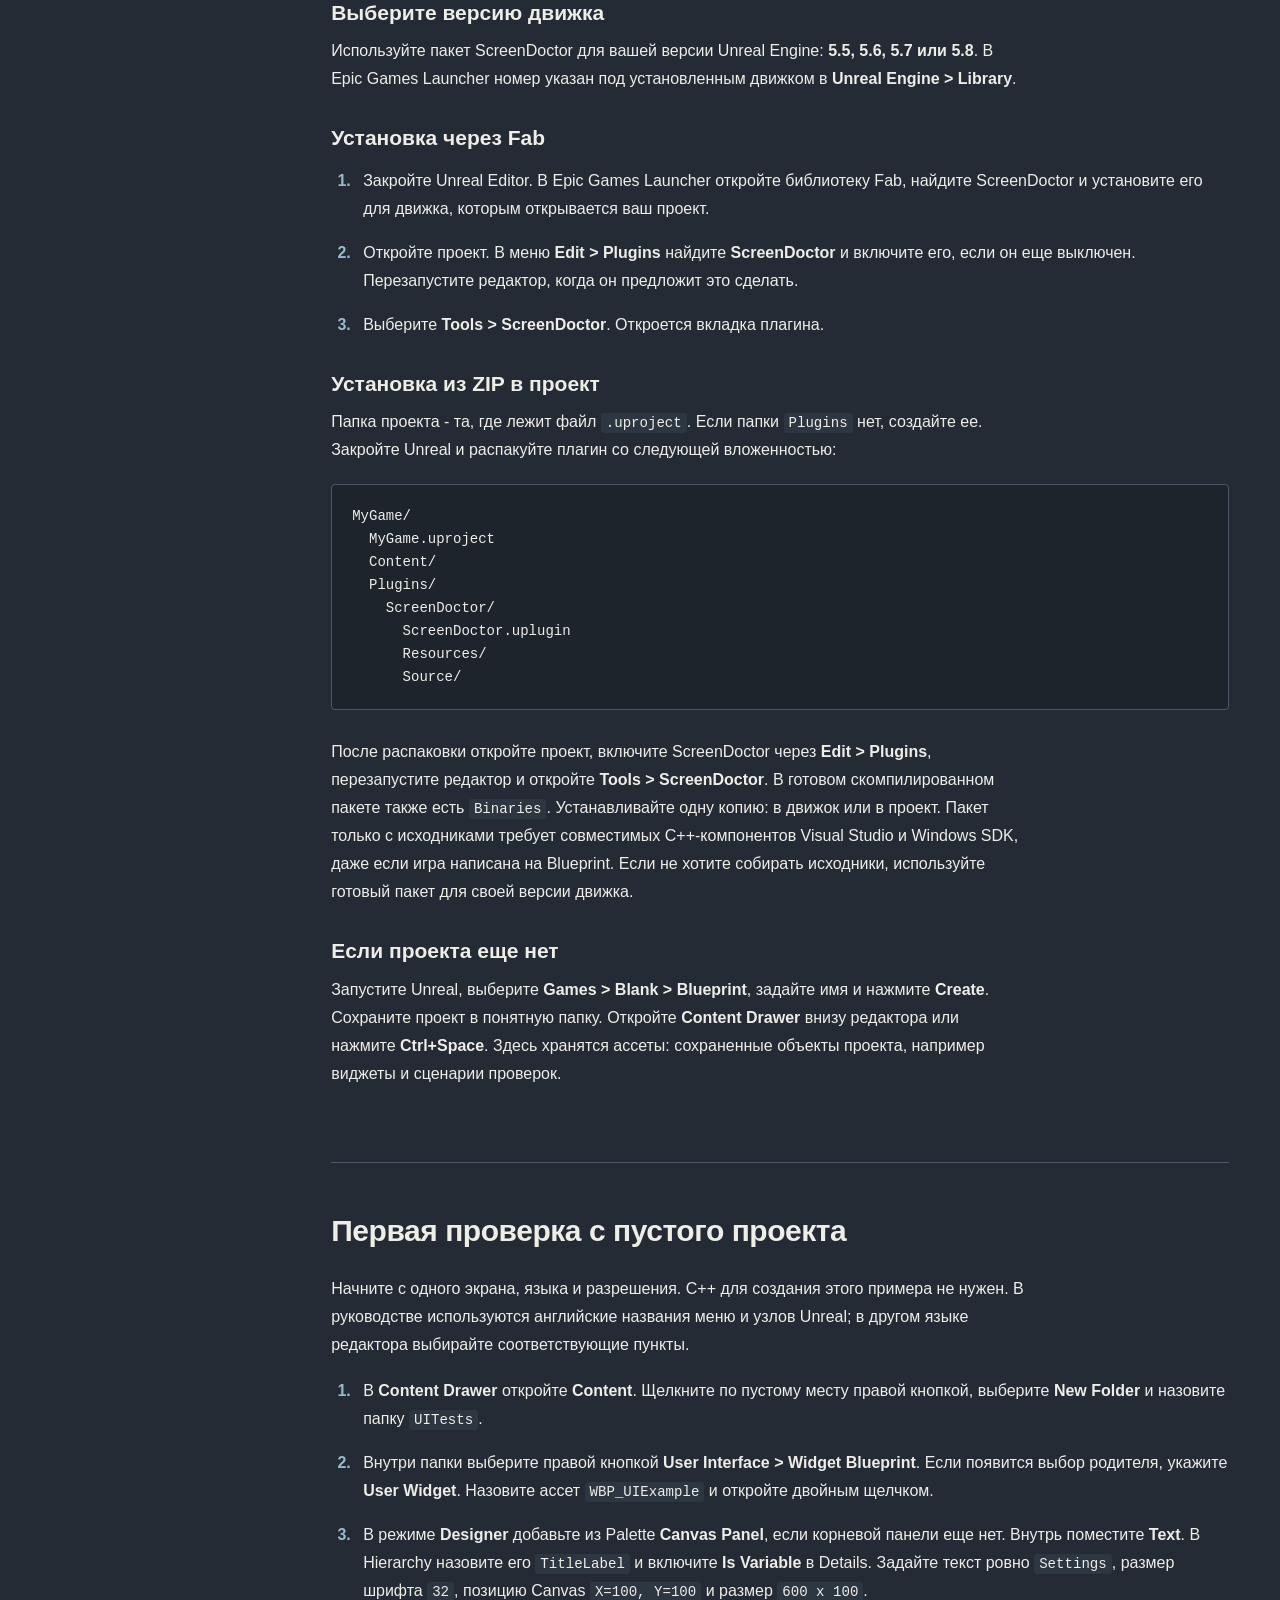
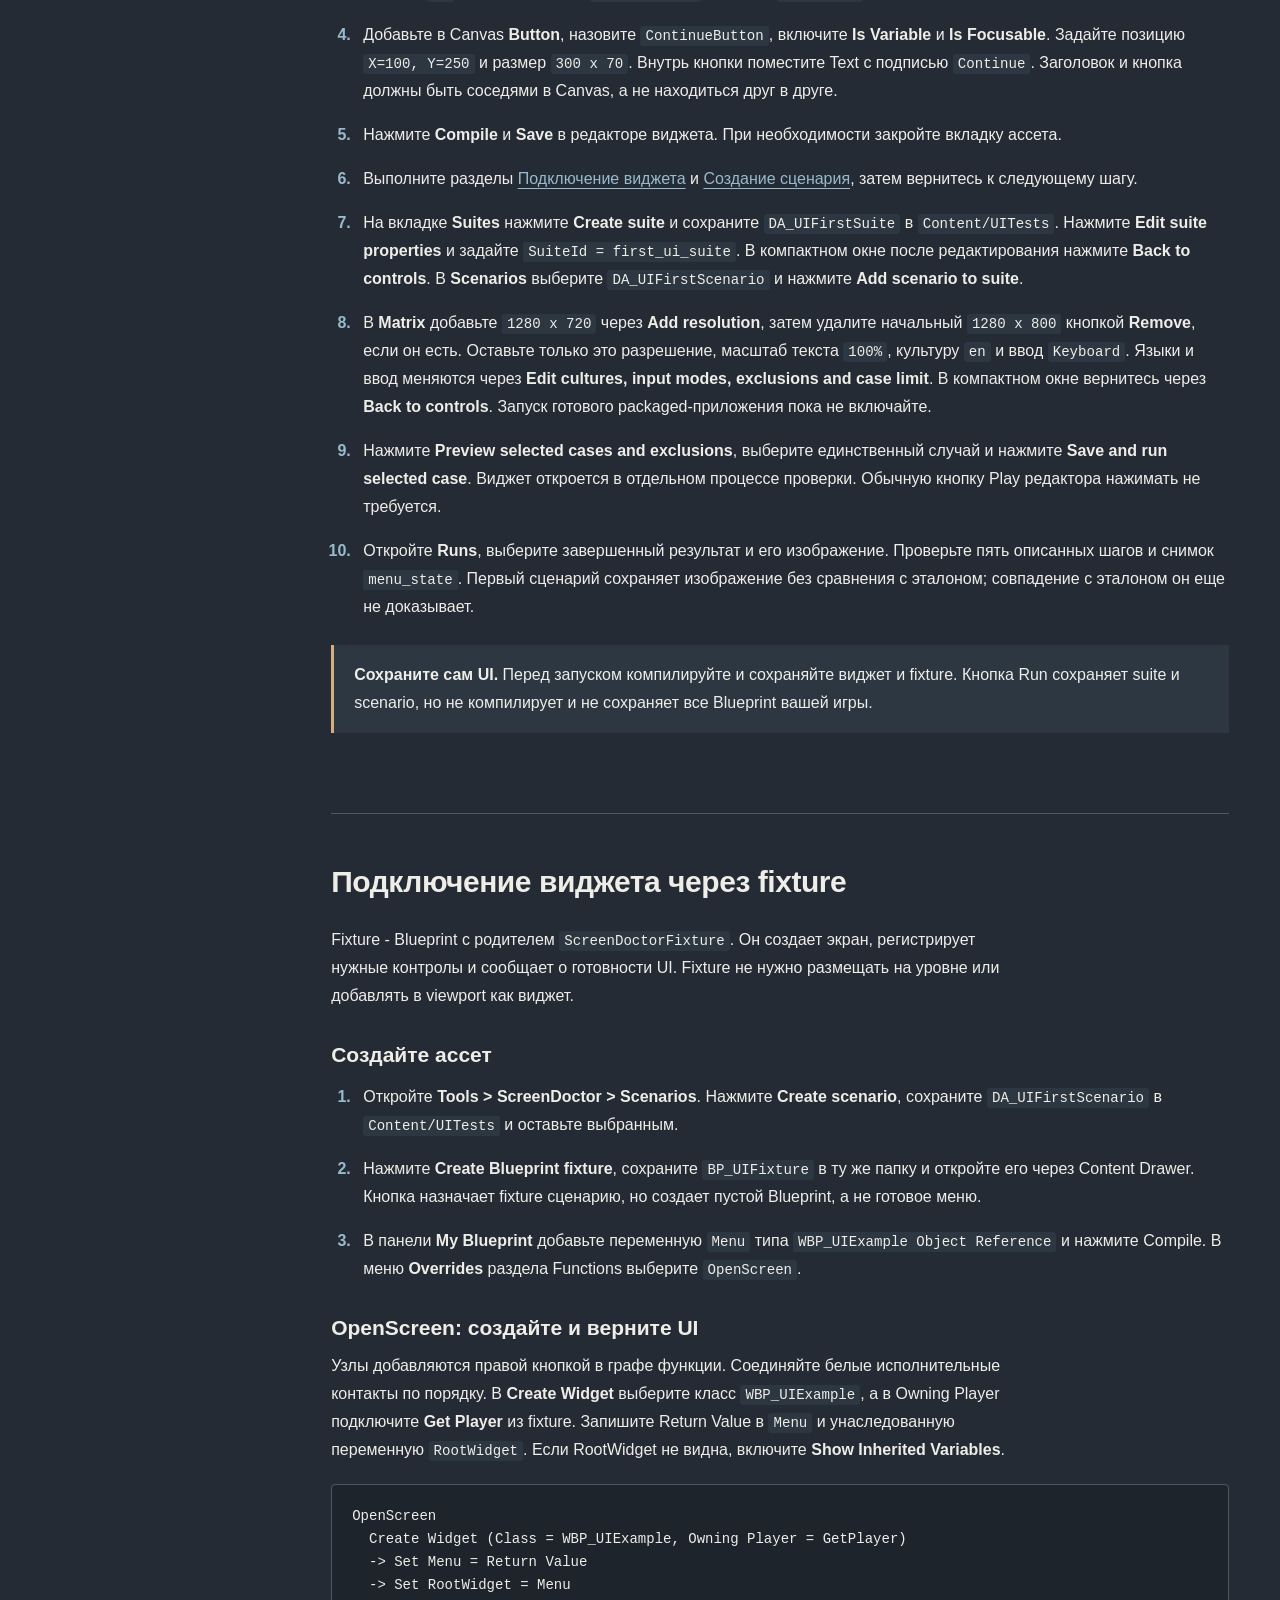
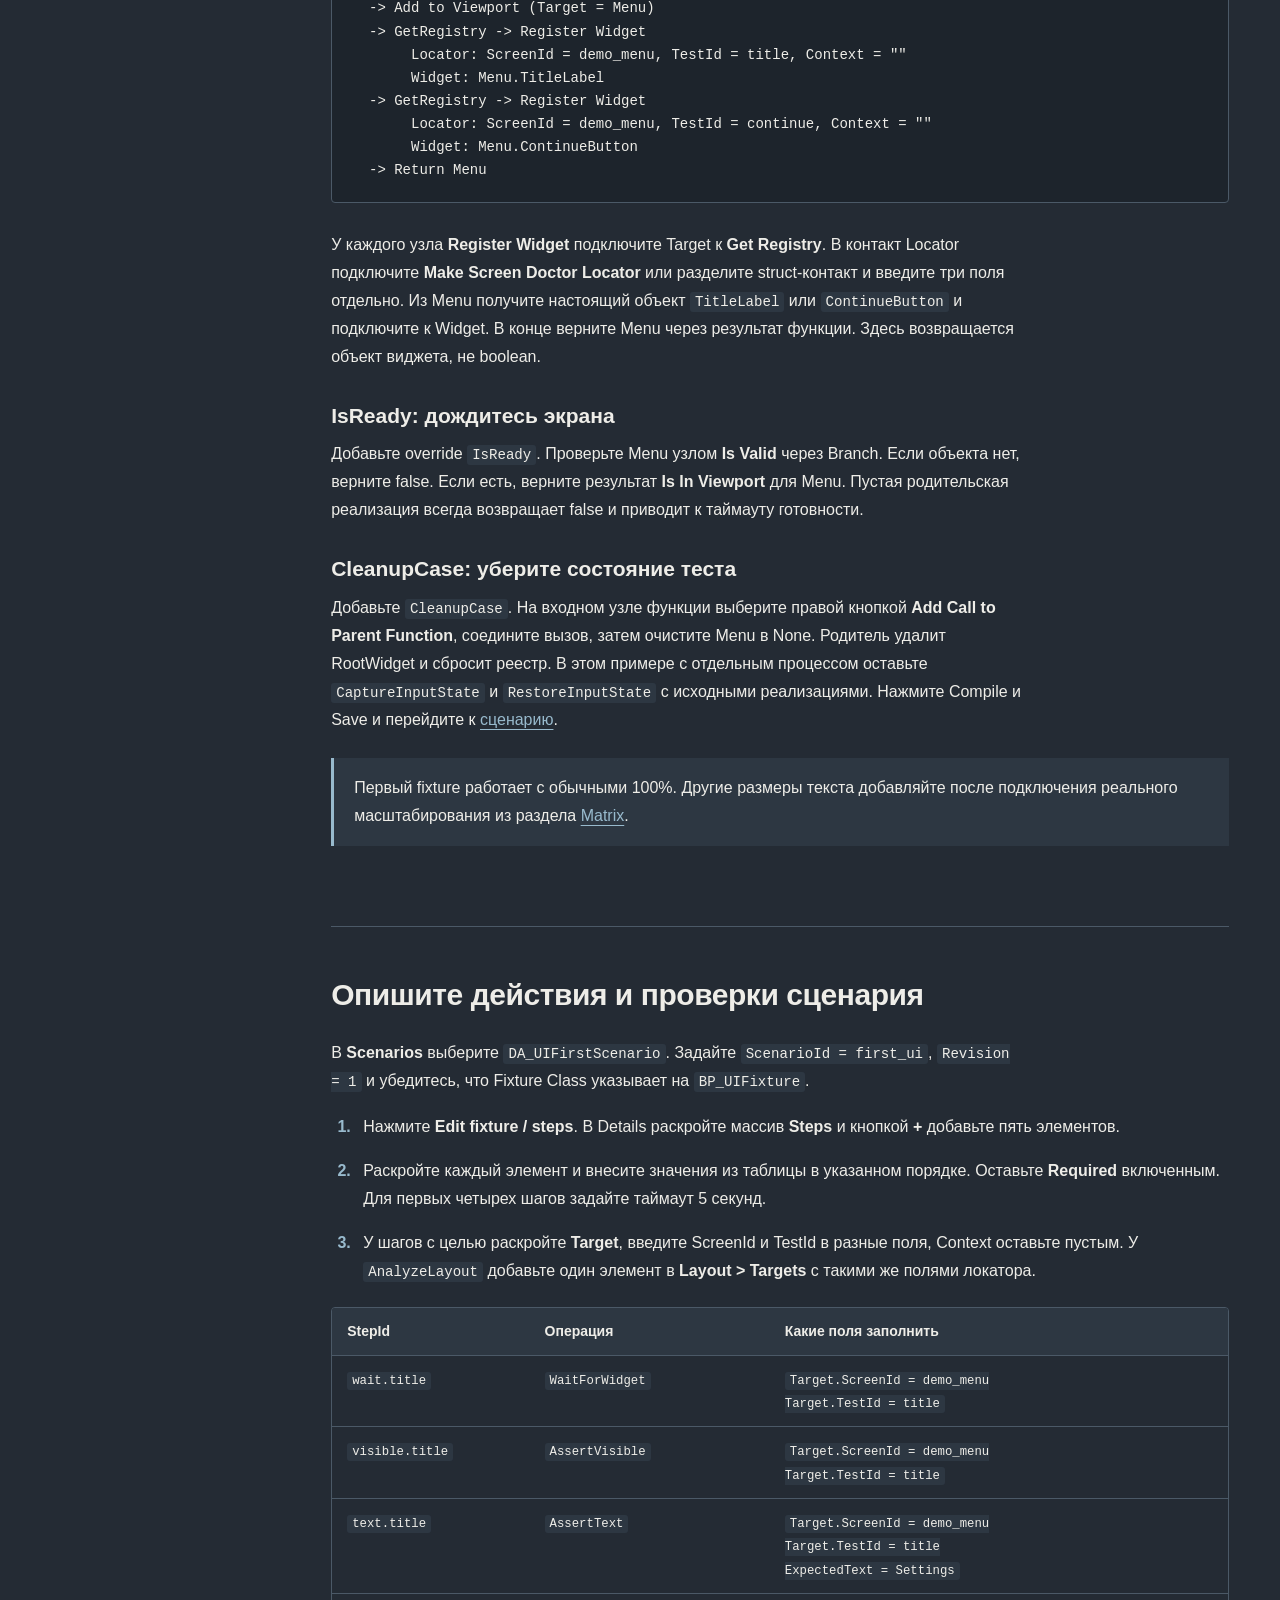
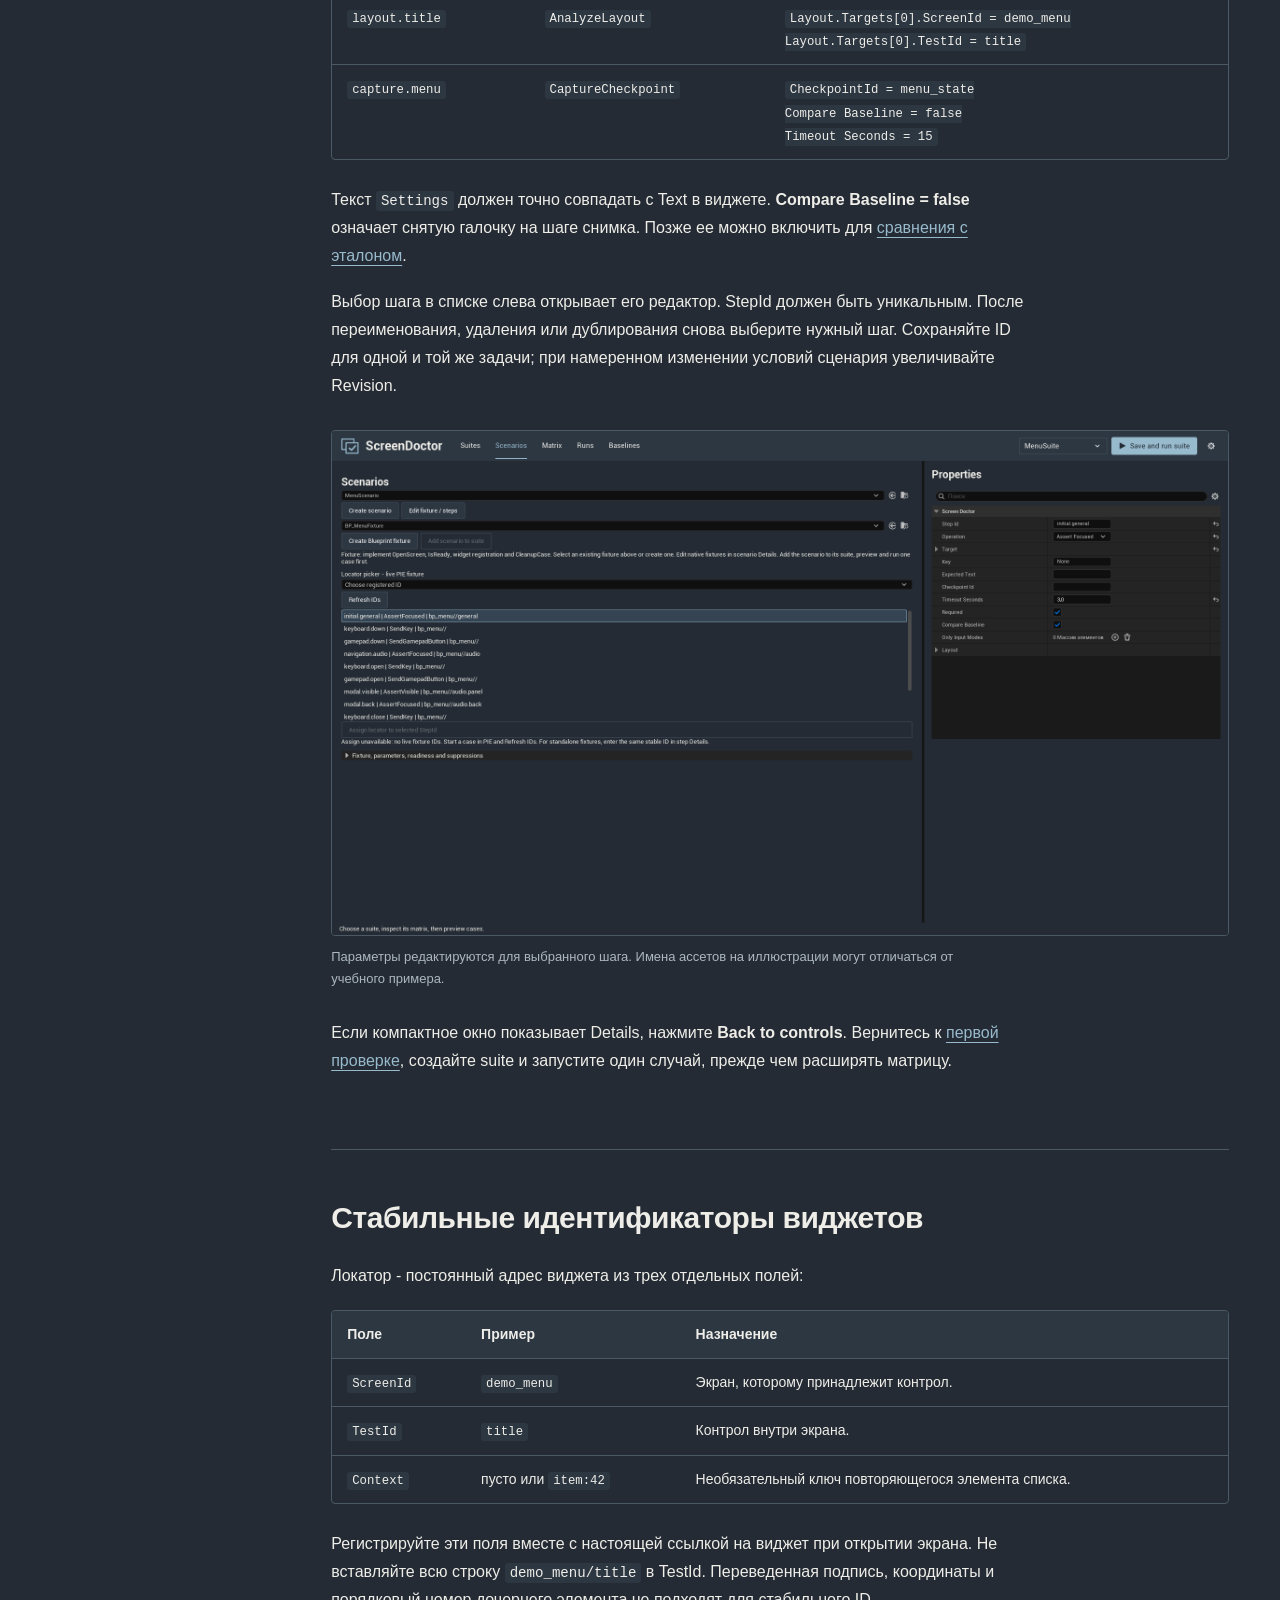
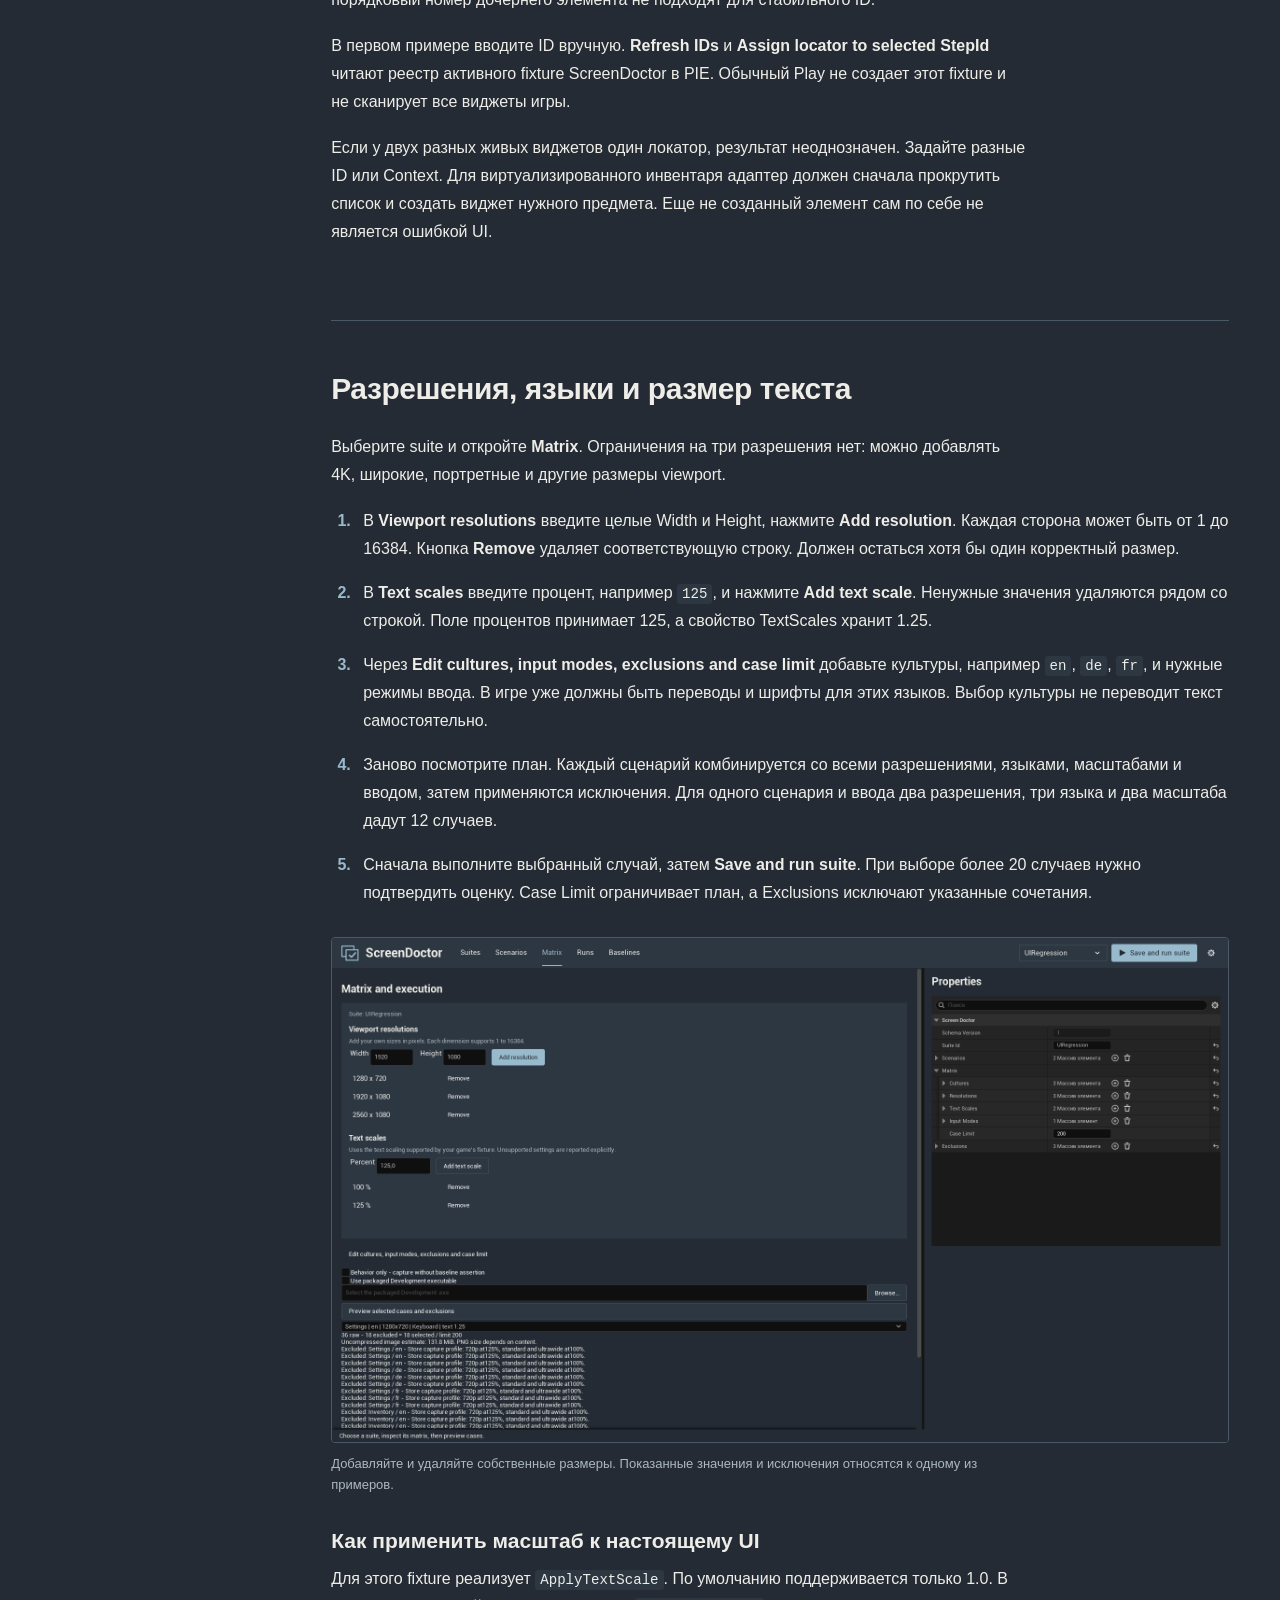
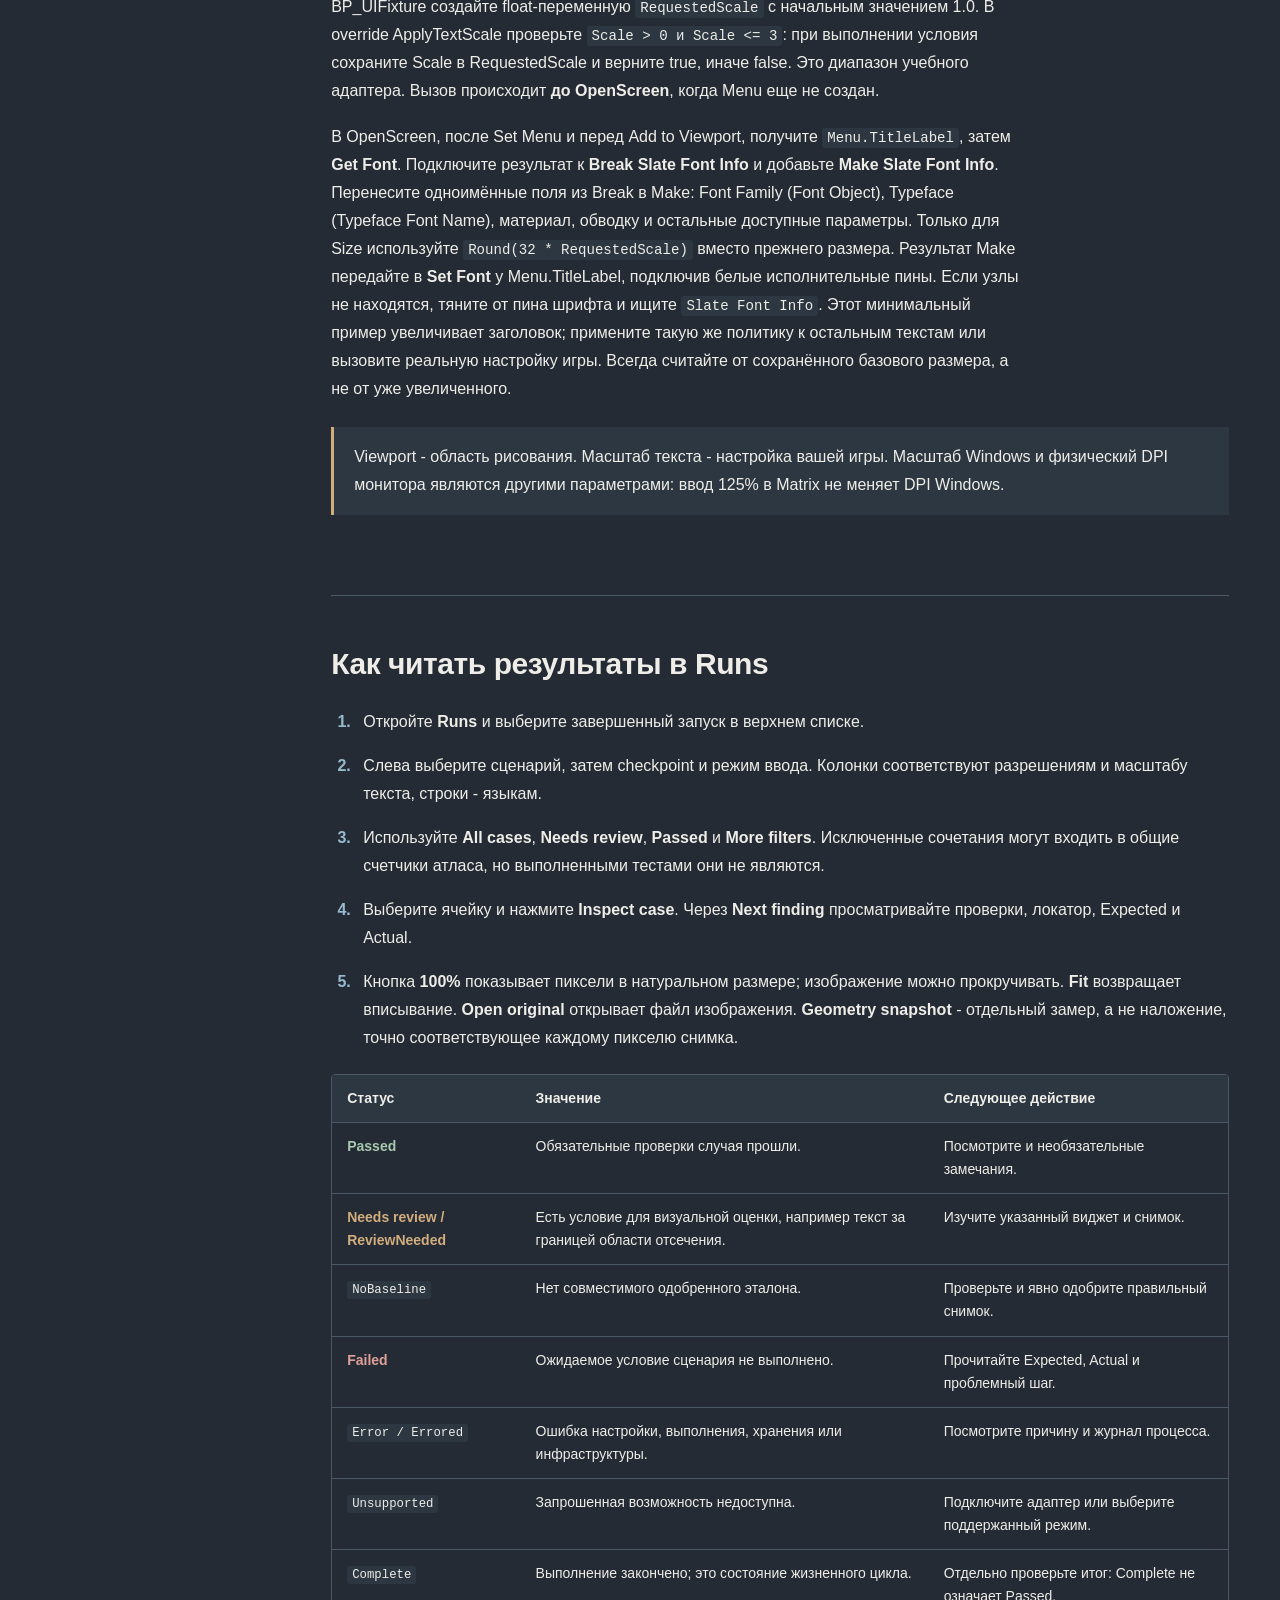
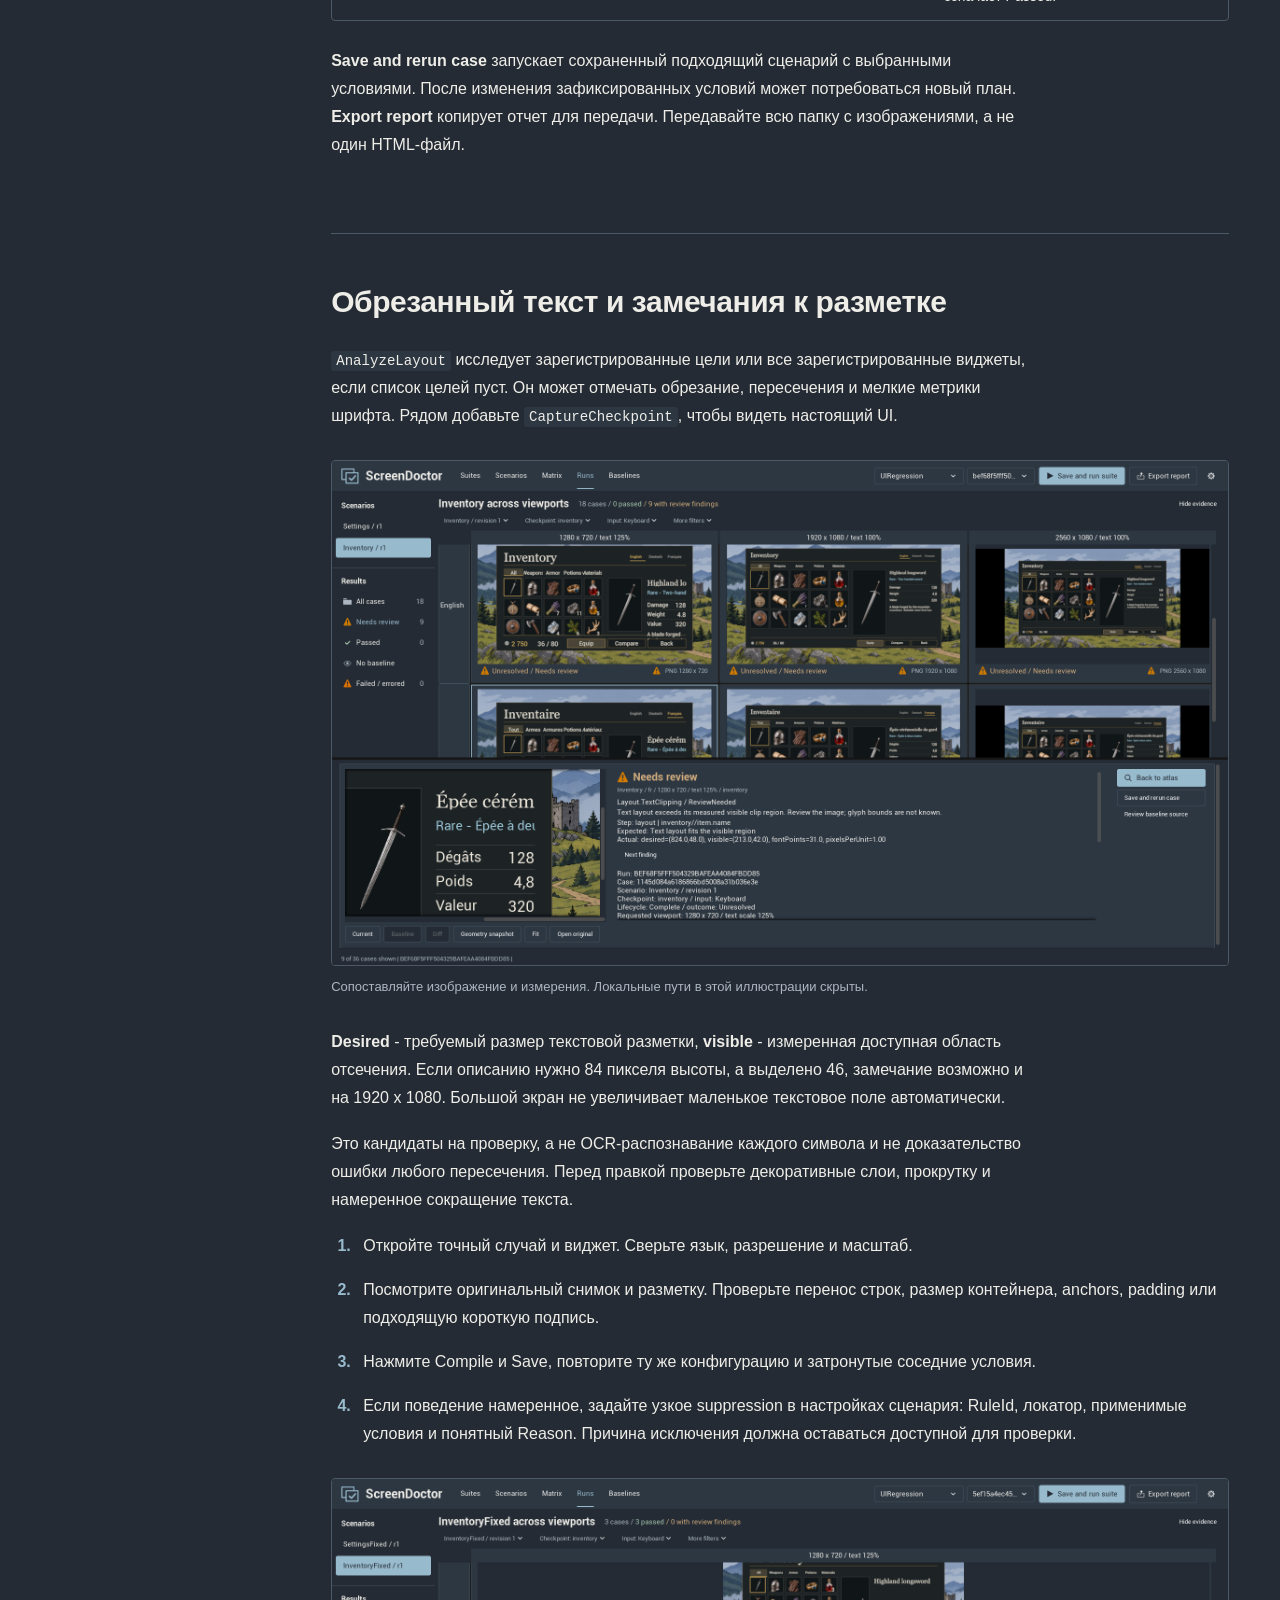
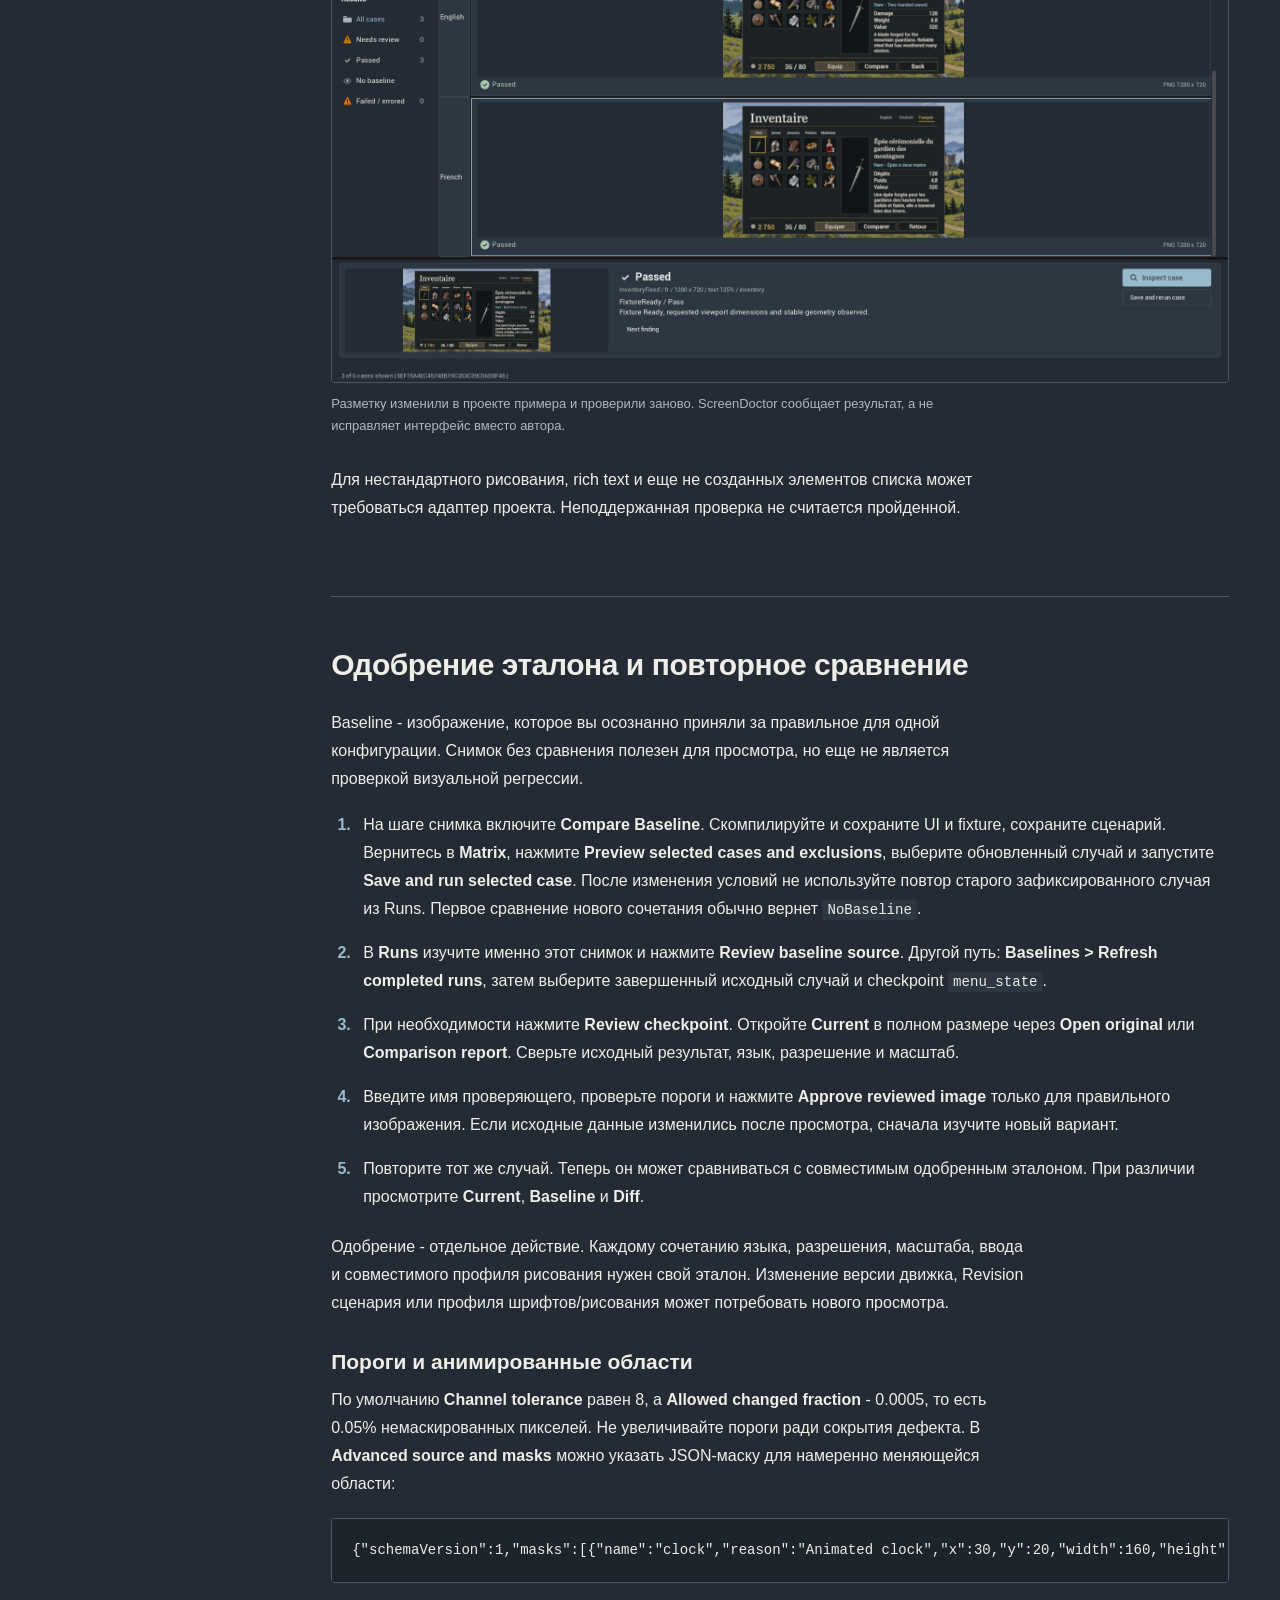
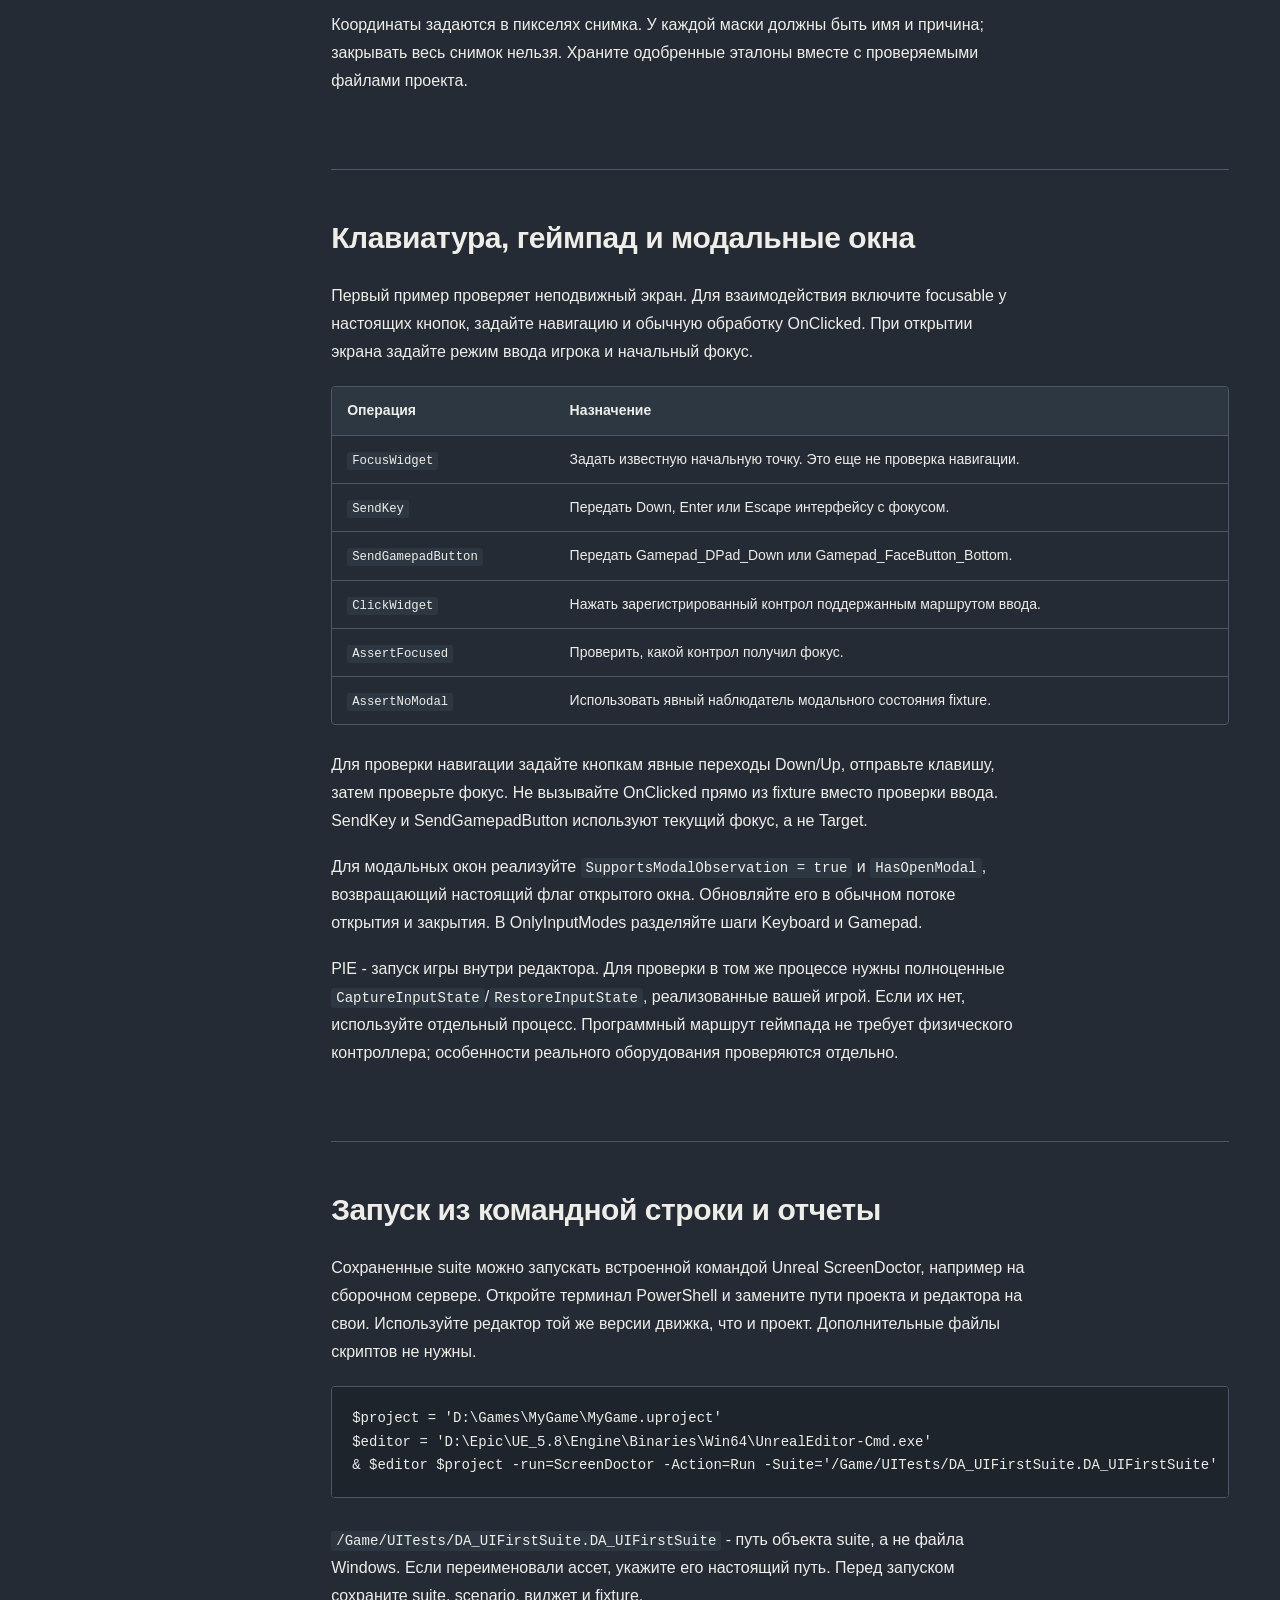
<file: ru/index.html>
<!doctype html>
<html lang="ru"><head><meta charset="utf-8"><meta name="viewport" content="width=device-width,initial-scale=1"><meta name="color-scheme" content="dark"><meta name="site-root" content="../"><meta name="description" content="Пошаговое руководство ScreenDoctor: установка, подключение UMG-экрана, проверка разрешений и языков, разбор замечаний и одобрение эталонных изображений."><title>ScreenDoctor | Руководство</title><link rel="icon" href="../assets/brand.png"><link rel="stylesheet" href="../assets/style.css"><script src="../assets/app.js" defer></script></head>
<body data-search-count="Найдено разделов: {count}" data-search-empty="Разделы не найдены. Попробуйте более короткий запрос.">
<a class="skip-link" href="#main">Перейти к руководству</a>
<header class="site-header"><a class="brand" href="#overview" aria-label="ScreenDoctor"><img src="../assets/brand.png" width="42" height="42" alt=""><span>ScreenDoctor</span></a><span class="header-label">Руководство</span><div class="header-actions"><span class="version">UE 5.5-5.8</span><label class="language-picker"><span class="visually-hidden">Язык документации</span><select id="doc-locale" aria-label="Язык документации"><option value="en">English</option><option value="zh-Hans">简体中文</option><option value="ru" selected>Русский</option><option value="es">Español</option><option value="pt-BR">Português (Brasil)</option><option value="de">Deutsch</option><option value="ja">日本語</option><option value="fr">Français</option><option value="ko">한국어</option></select></label><button type="button" id="print-guide">Печать руководства</button><button type="button" class="menu-button" id="menu-toggle" aria-controls="sidebar" aria-expanded="false">Меню</button></div></header>
<div class="site-layout"><aside class="sidebar" id="sidebar"><div class="search-box"><label for="doc-search">Поиск по руководству</label><input id="doc-search" type="search" placeholder="Например: масштаб или эталон" autocomplete="off" aria-controls="search-results"><div id="search-results" hidden></div><p id="search-status" class="visually-hidden" role="status"></p></div><nav aria-label="Разделы руководства"><p class="nav-group">Начало работы</p><a href="#overview" aria-current="location">Проверьте UI игры до того, как ошибку найдут игроки.</a>
<a href="#installation">Установка и открытие плагина</a>
<a href="#first-check">Первая проверка с пустого проекта</a>
<p class="nav-group">Подключение экрана</p><a href="#fixture">Подключение виджета через fixture</a>
<a href="#scenarios">Опишите действия и проверки сценария</a>
<a href="#widgets">Стабильные идентификаторы виджетов</a>
<p class="nav-group">Запуск и результаты</p><a href="#matrix">Разрешения, языки и размер текста</a>
<a href="#runs">Как читать результаты в Runs</a>
<a href="#layout">Обрезанный текст и замечания к разметке</a>
<a href="#baselines">Одобрение эталона и повторное сравнение</a>
<p class="nav-group">Другие способы работы</p><a href="#input">Клавиатура, геймпад и модальные окна</a>
<a href="#automation">Запуск из командной строки и отчеты</a>
<a href="#packaging">Проверка собранной Development-игры</a>
<p class="nav-group">Помощь и справка</p><a href="#troubleshooting">Если что-то не работает</a>
<a href="#faq">Частые вопросы</a>
<a href="#reference">Термины, вкладки и полезные сведения</a></nav><div class="sidebar-footer">ScreenDoctor 1.0.0<br>Unreal Engine 5.5 / 5.6 / 5.7 / 5.8<br>Windows 64-bit</div></aside><main id="main" tabindex="-1"><section class="doc-section overview" id="overview" aria-labelledby="overview-title"><h1 id="overview-title">Проверьте UI игры до того, как ошибку найдут игроки.</h1><p class="lead">Откройте один экран на разных разрешениях, с разным размером текста и на разных языках. Сравните изображения, найдите обрезанную подпись и повторите проверку после правки разметки.</p><div class="intro-actions"><a class="primary-link" href="#first-check">Выполнить первую проверку</a><a class="secondary-link" href="#installation">Установить ScreenDoctor</a></div><div class="workflow"><span><b>1</b> Подключите экран</span><span><b>2</b> Опишите проверки</span><span><b>3</b> Выберите условия</span><span><b>4</b> Изучите результат</span></div><p>ScreenDoctor 1.0.0 проверяет UI в <strong>Unreal Engine 5.5-5.8 на Windows 64-bit</strong>. Он работает с <strong>UMG</strong>, системой Unreal для создания меню, кнопок и других игровых экранов.</p><div class="callout"><strong>Впервые открыли Unreal?</strong> Начните с небольшого примера ниже. <em>Fixture</em> - Blueprint-адаптер, который открывает экран для теста. <em>Scenario</em> - последовательность проверок. <em>Suite</em> - набор сценариев и условий их запуска.</div><figure class="screenshot"><a href="../assets/screens/inventory-comparison.png" target="_blank" rel="noopener"><img src="../assets/screens/inventory-comparison.png" alt="ScreenDoctor сравнивает инвентарь на трех разрешениях; видны английская и французская строки." width="1920" height="1080" loading="lazy"></a><figcaption>Атлас Runs показывает реальные снимки. Фэнтези-экран иллюстрирует работу плагина; в примере вы подключите собственный виджет.</figcaption></figure><p>Плагин выполняет описанные вами пути. Он не исследует все меню самостоятельно и не исправляет UI автоматически. Объяснения переведены, а английские подписи кнопок и названия Blueprint-узлов сохранены, чтобы их можно было найти в интерфейсе.</p></section>
<section class="doc-section" id="installation" aria-labelledby="installation-title"><h2 id="installation-title">Установка и открытие плагина</h2><h3>Выберите версию движка</h3><p>Используйте пакет ScreenDoctor для вашей версии Unreal Engine: <strong>5.5, 5.6, 5.7 или 5.8</strong>. В Epic Games Launcher номер указан под установленным движком в <strong>Unreal Engine &gt; Library</strong>.</p><h3>Установка через Fab</h3><ol class="steps"><li>Закройте Unreal Editor. В Epic Games Launcher откройте библиотеку Fab, найдите ScreenDoctor и установите его для движка, которым открывается ваш проект.</li><li>Откройте проект. В меню <strong>Edit &gt; Plugins</strong> найдите <strong>ScreenDoctor</strong> и включите его, если он еще выключен. Перезапустите редактор, когда он предложит это сделать.</li><li>Выберите <strong>Tools &gt; ScreenDoctor</strong>. Откроется вкладка плагина.</li></ol><h3>Установка из ZIP в проект</h3><p>Папка проекта - та, где лежит файл <code>.uproject</code>. Если папки <code>Plugins</code> нет, создайте ее. Закройте Unreal и распакуйте плагин со следующей вложенностью:</p><pre><code>MyGame/
  MyGame.uproject
  Content/
  Plugins/
    ScreenDoctor/
      ScreenDoctor.uplugin
      Resources/
      Source/</code></pre><p>После распаковки откройте проект, включите ScreenDoctor через <strong>Edit &gt; Plugins</strong>, перезапустите редактор и откройте <strong>Tools &gt; ScreenDoctor</strong>. В готовом скомпилированном пакете также есть <code>Binaries</code>. Устанавливайте одну копию: в движок или в проект. Пакет только с исходниками требует совместимых C++-компонентов Visual Studio и Windows SDK, даже если игра написана на Blueprint. Если не хотите собирать исходники, используйте готовый пакет для своей версии движка.</p><h3>Если проекта еще нет</h3><p>Запустите Unreal, выберите <strong>Games &gt; Blank &gt; Blueprint</strong>, задайте имя и нажмите <strong>Create</strong>. Сохраните проект в понятную папку. Откройте <strong>Content Drawer</strong> внизу редактора или нажмите <strong>Ctrl+Space</strong>. Здесь хранятся ассеты: сохраненные объекты проекта, например виджеты и сценарии проверок.</p></section>
<section class="doc-section" id="first-check" aria-labelledby="first-check-title"><h2 id="first-check-title">Первая проверка с пустого проекта</h2><p>Начните с одного экрана, языка и разрешения. C++ для создания этого примера не нужен. В руководстве используются английские названия меню и узлов Unreal; в другом языке редактора выбирайте соответствующие пункты.</p><ol class="steps"><li>В <strong>Content Drawer</strong> откройте <strong>Content</strong>. Щелкните по пустому месту правой кнопкой, выберите <strong>New Folder</strong> и назовите папку <code>UITests</code>.</li><li>Внутри папки выберите правой кнопкой <strong>User Interface &gt; Widget Blueprint</strong>. Если появится выбор родителя, укажите <strong>User Widget</strong>. Назовите ассет <code>WBP_UIExample</code> и откройте двойным щелчком.</li><li>В режиме <strong>Designer</strong> добавьте из Palette <strong>Canvas Panel</strong>, если корневой панели еще нет. Внутрь поместите <strong>Text</strong>. В Hierarchy назовите его <code>TitleLabel</code> и включите <strong>Is Variable</strong> в Details. Задайте текст ровно <code>Settings</code>, размер шрифта <code>32</code>, позицию Canvas <code>X=100, Y=100</code> и размер <code>600 x 100</code>.</li><li>Добавьте в Canvas <strong>Button</strong>, назовите <code>ContinueButton</code>, включите <strong>Is Variable</strong> и <strong>Is Focusable</strong>. Задайте позицию <code>X=100, Y=250</code> и размер <code>300 x 70</code>. Внутрь кнопки поместите Text с подписью <code>Continue</code>. Заголовок и кнопка должны быть соседями в Canvas, а не находиться друг в друге.</li><li>Нажмите <strong>Compile</strong> и <strong>Save</strong> в редакторе виджета. При необходимости закройте вкладку ассета.</li><li>Выполните разделы <a href="#fixture">Подключение виджета</a> и <a href="#scenarios">Создание сценария</a>, затем вернитесь к следующему шагу.</li><li>На вкладке <strong>Suites</strong> нажмите <strong>Create suite</strong> и сохраните <code>DA_UIFirstSuite</code> в <code>Content/UITests</code>. Нажмите <strong>Edit suite properties</strong> и задайте <code>SuiteId = first_ui_suite</code>. В компактном окне после редактирования нажмите <strong>Back to controls</strong>. В <strong>Scenarios</strong> выберите <code>DA_UIFirstScenario</code> и нажмите <strong>Add scenario to suite</strong>.</li><li>В <strong>Matrix</strong> добавьте <code>1280 x 720</code> через <strong>Add resolution</strong>, затем удалите начальный <code>1280 x 800</code> кнопкой <strong>Remove</strong>, если он есть. Оставьте только это разрешение, масштаб текста <code>100%</code>, культуру <code>en</code> и ввод <code>Keyboard</code>. Языки и ввод меняются через <strong>Edit cultures, input modes, exclusions and case limit</strong>. В компактном окне вернитесь через <strong>Back to controls</strong>. Запуск готового packaged-приложения пока не включайте.</li><li>Нажмите <strong>Preview selected cases and exclusions</strong>, выберите единственный случай и нажмите <strong>Save and run selected case</strong>. Виджет откроется в отдельном процессе проверки. Обычную кнопку Play редактора нажимать не требуется.</li><li>Откройте <strong>Runs</strong>, выберите завершенный результат и его изображение. Проверьте пять описанных шагов и снимок <code>menu_state</code>. Первый сценарий сохраняет изображение без сравнения с эталоном; совпадение с эталоном он еще не доказывает.</li></ol><div class="callout warning"><strong>Сохраните сам UI.</strong> Перед запуском компилируйте и сохраняйте виджет и fixture. Кнопка Run сохраняет suite и scenario, но не компилирует и не сохраняет все Blueprint вашей игры.</div></section>
<section class="doc-section" id="fixture" aria-labelledby="fixture-title"><h2 id="fixture-title">Подключение виджета через fixture</h2><p>Fixture - Blueprint с родителем <code>ScreenDoctorFixture</code>. Он создает экран, регистрирует нужные контролы и сообщает о готовности UI. Fixture не нужно размещать на уровне или добавлять в viewport как виджет.</p><h3>Создайте ассет</h3><ol class="steps"><li>Откройте <strong>Tools &gt; ScreenDoctor &gt; Scenarios</strong>. Нажмите <strong>Create scenario</strong>, сохраните <code>DA_UIFirstScenario</code> в <code>Content/UITests</code> и оставьте выбранным.</li><li>Нажмите <strong>Create Blueprint fixture</strong>, сохраните <code>BP_UIFixture</code> в ту же папку и откройте его через Content Drawer. Кнопка назначает fixture сценарию, но создает пустой Blueprint, а не готовое меню.</li><li>В панели <strong>My Blueprint</strong> добавьте переменную <code>Menu</code> типа <code>WBP_UIExample Object Reference</code> и нажмите Compile. В меню <strong>Overrides</strong> раздела Functions выберите <code>OpenScreen</code>.</li></ol><h3>OpenScreen: создайте и верните UI</h3><p>Узлы добавляются правой кнопкой в графе функции. Соединяйте белые исполнительные контакты по порядку. В <strong>Create Widget</strong> выберите класс <code>WBP_UIExample</code>, а в Owning Player подключите <strong>Get Player</strong> из fixture. Запишите Return Value в <code>Menu</code> и унаследованную переменную <code>RootWidget</code>. Если RootWidget не видна, включите <strong>Show Inherited Variables</strong>.</p><pre><code>OpenScreen
  Create Widget (Class = WBP_UIExample, Owning Player = GetPlayer)
  -&gt; Set Menu = Return Value
  -&gt; Set RootWidget = Menu
  -&gt; Add to Viewport (Target = Menu)
  -&gt; GetRegistry -&gt; Register Widget
       Locator: ScreenId = demo_menu, TestId = title, Context = ""
       Widget: Menu.TitleLabel
  -&gt; GetRegistry -&gt; Register Widget
       Locator: ScreenId = demo_menu, TestId = continue, Context = ""
       Widget: Menu.ContinueButton
  -&gt; Return Menu</code></pre><p>У каждого узла <strong>Register Widget</strong> подключите Target к <strong>Get Registry</strong>. В контакт Locator подключите <strong>Make Screen Doctor Locator</strong> или разделите struct-контакт и введите три поля отдельно. Из Menu получите настоящий объект <code>TitleLabel</code> или <code>ContinueButton</code> и подключите к Widget. В конце верните Menu через результат функции. Здесь возвращается объект виджета, не boolean.</p><h3>IsReady: дождитесь экрана</h3><p>Добавьте override <code>IsReady</code>. Проверьте Menu узлом <strong>Is Valid</strong> через Branch. Если объекта нет, верните false. Если есть, верните результат <strong>Is In Viewport</strong> для Menu. Пустая родительская реализация всегда возвращает false и приводит к таймауту готовности.</p><h3>CleanupCase: уберите состояние теста</h3><p>Добавьте <code>CleanupCase</code>. На входном узле функции выберите правой кнопкой <strong>Add Call to Parent Function</strong>, соедините вызов, затем очистите Menu в None. Родитель удалит RootWidget и сбросит реестр. В этом примере с отдельным процессом оставьте <code>CaptureInputState</code> и <code>RestoreInputState</code> с исходными реализациями. Нажмите Compile и Save и перейдите к <a href="#scenarios">сценарию</a>.</p><div class="callout">Первый fixture работает с обычными 100%. Другие размеры текста добавляйте после подключения реального масштабирования из раздела <a href="#matrix">Matrix</a>.</div></section>
<section class="doc-section" id="scenarios" aria-labelledby="scenarios-title"><h2 id="scenarios-title">Опишите действия и проверки сценария</h2><p>В <strong>Scenarios</strong> выберите <code>DA_UIFirstScenario</code>. Задайте <code>ScenarioId = first_ui</code>, <code>Revision = 1</code> и убедитесь, что Fixture Class указывает на <code>BP_UIFixture</code>.</p><ol class="steps"><li>Нажмите <strong>Edit fixture / steps</strong>. В Details раскройте массив <strong>Steps</strong> и кнопкой <strong>+</strong> добавьте пять элементов.</li><li>Раскройте каждый элемент и внесите значения из таблицы в указанном порядке. Оставьте <strong>Required</strong> включенным. Для первых четырех шагов задайте таймаут 5 секунд.</li><li>У шагов с целью раскройте <strong>Target</strong>, введите ScreenId и TestId в разные поля, Context оставьте пустым. У <code>AnalyzeLayout</code> добавьте один элемент в <strong>Layout &gt; Targets</strong> с такими же полями локатора.</li></ol><div class="table-scroll"><table><thead><tr><th scope="col">StepId</th><th scope="col">Операция</th><th scope="col">Какие поля заполнить</th></tr></thead><tbody><tr><td><code>wait.title</code></td><td><code>WaitForWidget</code></td><td><code>Target.ScreenId = demo_menu<br>Target.TestId = title</code></td></tr><tr><td><code>visible.title</code></td><td><code>AssertVisible</code></td><td><code>Target.ScreenId = demo_menu<br>Target.TestId = title</code></td></tr><tr><td><code>text.title</code></td><td><code>AssertText</code></td><td><code>Target.ScreenId = demo_menu<br>Target.TestId = title<br>ExpectedText = Settings</code></td></tr><tr><td><code>layout.title</code></td><td><code>AnalyzeLayout</code></td><td><code>Layout.Targets[0].ScreenId = demo_menu<br>Layout.Targets[0].TestId = title</code></td></tr><tr><td><code>capture.menu</code></td><td><code>CaptureCheckpoint</code></td><td><code>CheckpointId = menu_state<br>Compare Baseline = false<br>Timeout Seconds = 15</code></td></tr></tbody></table></div><p>Текст <code>Settings</code> должен точно совпадать с Text в виджете. <strong>Compare Baseline = false</strong> означает снятую галочку на шаге снимка. Позже ее можно включить для <a href="#baselines">сравнения с эталоном</a>.</p><p>Выбор шага в списке слева открывает его редактор. StepId должен быть уникальным. После переименования, удаления или дублирования снова выберите нужный шаг. Сохраняйте ID для одной и той же задачи; при намеренном изменении условий сценария увеличивайте Revision.</p><figure class="screenshot"><a href="../assets/screens/scenarios.png" target="_blank" rel="noopener"><img src="../assets/screens/scenarios.png" alt="Раздел Scenarios со списком шагов и редактором выбранного шага." width="1920" height="1080" loading="lazy"></a><figcaption>Параметры редактируются для выбранного шага. Имена ассетов на иллюстрации могут отличаться от учебного примера.</figcaption></figure><p>Если компактное окно показывает Details, нажмите <strong>Back to controls</strong>. Вернитесь к <a href="#first-check">первой проверке</a>, создайте suite и запустите один случай, прежде чем расширять матрицу.</p></section>
<section class="doc-section" id="widgets" aria-labelledby="widgets-title"><h2 id="widgets-title">Стабильные идентификаторы виджетов</h2><p>Локатор - постоянный адрес виджета из трех отдельных полей:</p><div class="table-scroll"><table><thead><tr><th scope="col">Поле</th><th scope="col">Пример</th><th scope="col">Назначение</th></tr></thead><tbody><tr><td><code>ScreenId</code></td><td><code>demo_menu</code></td><td>Экран, которому принадлежит контрол.</td></tr><tr><td><code>TestId</code></td><td><code>title</code></td><td>Контрол внутри экрана.</td></tr><tr><td><code>Context</code></td><td>пусто или <code>item:42</code></td><td>Необязательный ключ повторяющегося элемента списка.</td></tr></tbody></table></div><p>Регистрируйте эти поля вместе с настоящей ссылкой на виджет при открытии экрана. Не вставляйте всю строку <code>demo_menu/title</code> в TestId. Переведенная подпись, координаты и порядковый номер дочернего элемента не подходят для стабильного ID.</p><p>В первом примере вводите ID вручную. <strong>Refresh IDs</strong> и <strong>Assign locator to selected StepId</strong> читают реестр активного fixture ScreenDoctor в PIE. Обычный Play не создает этот fixture и не сканирует все виджеты игры.</p><p>Если у двух разных живых виджетов один локатор, результат неоднозначен. Задайте разные ID или Context. Для виртуализированного инвентаря адаптер должен сначала прокрутить список и создать виджет нужного предмета. Еще не созданный элемент сам по себе не является ошибкой UI.</p></section>
<section class="doc-section" id="matrix" aria-labelledby="matrix-title"><h2 id="matrix-title">Разрешения, языки и размер текста</h2><p>Выберите suite и откройте <strong>Matrix</strong>. Ограничения на три разрешения нет: можно добавлять 4K, широкие, портретные и другие размеры viewport.</p><ol class="steps"><li>В <strong>Viewport resolutions</strong> введите целые Width и Height, нажмите <strong>Add resolution</strong>. Каждая сторона может быть от 1 до 16384. Кнопка <strong>Remove</strong> удаляет соответствующую строку. Должен остаться хотя бы один корректный размер.</li><li>В <strong>Text scales</strong> введите процент, например <code>125</code>, и нажмите <strong>Add text scale</strong>. Ненужные значения удаляются рядом со строкой. Поле процентов принимает 125, а свойство TextScales хранит 1.25.</li><li>Через <strong>Edit cultures, input modes, exclusions and case limit</strong> добавьте культуры, например <code>en</code>, <code>de</code>, <code>fr</code>, и нужные режимы ввода. В игре уже должны быть переводы и шрифты для этих языков. Выбор культуры не переводит текст самостоятельно.</li><li>Заново посмотрите план. Каждый сценарий комбинируется со всеми разрешениями, языками, масштабами и вводом, затем применяются исключения. Для одного сценария и ввода два разрешения, три языка и два масштаба дадут 12 случаев.</li><li>Сначала выполните выбранный случай, затем <strong>Save and run suite</strong>. При выборе более 20 случаев нужно подтвердить оценку. Case Limit ограничивает план, а Exclusions исключают указанные сочетания.</li></ol><figure class="screenshot"><a href="../assets/screens/matrix.png" target="_blank" rel="noopener"><img src="../assets/screens/matrix.png" alt="Matrix с полями Width и Height, списком разрешений и настройкой масштаба текста." width="1920" height="1080" loading="lazy"></a><figcaption>Добавляйте и удаляйте собственные размеры. Показанные значения и исключения относятся к одному из примеров.</figcaption></figure><h3>Как применить масштаб к настоящему UI</h3><p>Для этого fixture реализует <code>ApplyTextScale</code>. По умолчанию поддерживается только 1.0. В BP_UIFixture создайте float-переменную <code>RequestedScale</code> с начальным значением 1.0. В override ApplyTextScale проверьте <code>Scale &gt; 0 и Scale &lt;= 3</code>: при выполнении условия сохраните Scale в RequestedScale и верните true, иначе false. Это диапазон учебного адаптера. Вызов происходит <strong>до OpenScreen</strong>, когда Menu еще не создан.</p><p>В OpenScreen, после Set Menu и перед Add to Viewport, получите <code>Menu.TitleLabel</code>, затем <strong>Get Font</strong>. Подключите результат к <strong>Break Slate Font Info</strong> и добавьте <strong>Make Slate Font Info</strong>. Перенесите одноимённые поля из Break в Make: Font Family (Font Object), Typeface (Typeface Font Name), материал, обводку и остальные доступные параметры. Только для Size используйте <code>Round(32 * RequestedScale)</code> вместо прежнего размера. Результат Make передайте в <strong>Set Font</strong> у Menu.TitleLabel, подключив белые исполнительные пины. Если узлы не находятся, тяните от пина шрифта и ищите <code>Slate Font Info</code>. Этот минимальный пример увеличивает заголовок; примените такую же политику к остальным текстам или вызовите реальную настройку игры. Всегда считайте от сохранённого базового размера, а не от уже увеличенного.</p><div class="callout warning">Viewport - область рисования. Масштаб текста - настройка вашей игры. Масштаб Windows и физический DPI монитора являются другими параметрами: ввод 125% в Matrix не меняет DPI Windows.</div></section>
<section class="doc-section" id="runs" aria-labelledby="runs-title"><h2 id="runs-title">Как читать результаты в Runs</h2><ol class="steps"><li>Откройте <strong>Runs</strong> и выберите завершенный запуск в верхнем списке.</li><li>Слева выберите сценарий, затем checkpoint и режим ввода. Колонки соответствуют разрешениям и масштабу текста, строки - языкам.</li><li>Используйте <strong>All cases</strong>, <strong>Needs review</strong>, <strong>Passed</strong> и <strong>More filters</strong>. Исключенные сочетания могут входить в общие счетчики атласа, но выполненными тестами они не являются.</li><li>Выберите ячейку и нажмите <strong>Inspect case</strong>. Через <strong>Next finding</strong> просматривайте проверки, локатор, Expected и Actual.</li><li>Кнопка <strong>100%</strong> показывает пиксели в натуральном размере; изображение можно прокручивать. <strong>Fit</strong> возвращает вписывание. <strong>Open original</strong> открывает файл изображения. <strong>Geometry snapshot</strong> - отдельный замер, а не наложение, точно соответствующее каждому пикселю снимка.</li></ol><div class="table-scroll"><table><thead><tr><th scope="col">Статус</th><th scope="col">Значение</th><th scope="col">Следующее действие</th></tr></thead><tbody><tr><td><span class="status passed">Passed</span></td><td>Обязательные проверки случая прошли.</td><td>Посмотрите и необязательные замечания.</td></tr><tr><td><span class="status review">Needs review / ReviewNeeded</span></td><td>Есть условие для визуальной оценки, например текст за границей области отсечения.</td><td>Изучите указанный виджет и снимок.</td></tr><tr><td><code>NoBaseline</code></td><td>Нет совместимого одобренного эталона.</td><td>Проверьте и явно одобрите правильный снимок.</td></tr><tr><td><span class="status failed">Failed</span></td><td>Ожидаемое условие сценария не выполнено.</td><td>Прочитайте Expected, Actual и проблемный шаг.</td></tr><tr><td><code>Error / Errored</code></td><td>Ошибка настройки, выполнения, хранения или инфраструктуры.</td><td>Посмотрите причину и журнал процесса.</td></tr><tr><td><code>Unsupported</code></td><td>Запрошенная возможность недоступна.</td><td>Подключите адаптер или выберите поддержанный режим.</td></tr><tr><td><code>Complete</code></td><td>Выполнение закончено; это состояние жизненного цикла.</td><td>Отдельно проверьте итог: Complete не означает Passed.</td></tr></tbody></table></div><p><strong>Save and rerun case</strong> запускает сохраненный подходящий сценарий с выбранными условиями. После изменения зафиксированных условий может потребоваться новый план. <strong>Export report</strong> копирует отчет для передачи. Передавайте всю папку с изображениями, а не один HTML-файл.</p></section>
<section class="doc-section" id="layout" aria-labelledby="layout-title"><h2 id="layout-title">Обрезанный текст и замечания к разметке</h2><p><code>AnalyzeLayout</code> исследует зарегистрированные цели или все зарегистрированные виджеты, если список целей пуст. Он может отмечать обрезание, пересечения и мелкие метрики шрифта. Рядом добавьте <code>CaptureCheckpoint</code>, чтобы видеть настоящий UI.</p><figure class="screenshot"><a href="../assets/screens/inventory-inspection.png" target="_blank" rel="noopener"><img src="../assets/screens/inventory-inspection.png" alt="Обрезанное французское название предмета с локатором и сравнением желаемой и видимой области." width="1920" height="1080" loading="lazy"></a><figcaption>Сопоставляйте изображение и измерения. Локальные пути в этой иллюстрации скрыты.</figcaption></figure><p><strong>Desired</strong> - требуемый размер текстовой разметки, <strong>visible</strong> - измеренная доступная область отсечения. Если описанию нужно 84 пикселя высоты, а выделено 46, замечание возможно и на 1920 x 1080. Большой экран не увеличивает маленькое текстовое поле автоматически.</p><p>Это кандидаты на проверку, а не OCR-распознавание каждого символа и не доказательство ошибки любого пересечения. Перед правкой проверьте декоративные слои, прокрутку и намеренное сокращение текста.</p><ol class="steps"><li>Откройте точный случай и виджет. Сверьте язык, разрешение и масштаб.</li><li>Посмотрите оригинальный снимок и разметку. Проверьте перенос строк, размер контейнера, anchors, padding или подходящую короткую подпись.</li><li>Нажмите Compile и Save, повторите ту же конфигурацию и затронутые соседние условия.</li><li>Если поведение намеренное, задайте узкое suppression в настройках сценария: RuleId, локатор, применимые условия и понятный Reason. Причина исключения должна оставаться доступной для проверки.</li></ol><figure class="screenshot"><a href="../assets/screens/corrected-inventory.png" target="_blank" rel="noopener"><img src="../assets/screens/corrected-inventory.png" alt="Отдельно исправленный инвентарь со статусами Passed и без замечаний в показанном сценарии." width="1920" height="1080" loading="lazy"></a><figcaption>Разметку изменили в проекте примера и проверили заново. ScreenDoctor сообщает результат, а не исправляет интерфейс вместо автора.</figcaption></figure><p>Для нестандартного рисования, rich text и еще не созданных элементов списка может требоваться адаптер проекта. Неподдержанная проверка не считается пройденной.</p></section>
<section class="doc-section" id="baselines" aria-labelledby="baselines-title"><h2 id="baselines-title">Одобрение эталона и повторное сравнение</h2><p>Baseline - изображение, которое вы осознанно приняли за правильное для одной конфигурации. Снимок без сравнения полезен для просмотра, но еще не является проверкой визуальной регрессии.</p><ol class="steps"><li>На шаге снимка включите <strong>Compare Baseline</strong>. Скомпилируйте и сохраните UI и fixture, сохраните сценарий. Вернитесь в <strong>Matrix</strong>, нажмите <strong>Preview selected cases and exclusions</strong>, выберите обновленный случай и запустите <strong>Save and run selected case</strong>. После изменения условий не используйте повтор старого зафиксированного случая из Runs. Первое сравнение нового сочетания обычно вернет <code>NoBaseline</code>.</li><li>В <strong>Runs</strong> изучите именно этот снимок и нажмите <strong>Review baseline source</strong>. Другой путь: <strong>Baselines &gt; Refresh completed runs</strong>, затем выберите завершенный исходный случай и checkpoint <code>menu_state</code>.</li><li>При необходимости нажмите <strong>Review checkpoint</strong>. Откройте <strong>Current</strong> в полном размере через <strong>Open original</strong> или <strong>Comparison report</strong>. Сверьте исходный результат, язык, разрешение и масштаб.</li><li>Введите имя проверяющего, проверьте пороги и нажмите <strong>Approve reviewed image</strong> только для правильного изображения. Если исходные данные изменились после просмотра, сначала изучите новый вариант.</li><li>Повторите тот же случай. Теперь он может сравниваться с совместимым одобренным эталоном. При различии просмотрите <strong>Current</strong>, <strong>Baseline</strong> и <strong>Diff</strong>.</li></ol><p>Одобрение - отдельное действие. Каждому сочетанию языка, разрешения, масштаба, ввода и совместимого профиля рисования нужен свой эталон. Изменение версии движка, Revision сценария или профиля шрифтов/рисования может потребовать нового просмотра.</p><h3>Пороги и анимированные области</h3><p>По умолчанию <strong>Channel tolerance</strong> равен 8, а <strong>Allowed changed fraction</strong> - 0.0005, то есть 0.05% немаскированных пикселей. Не увеличивайте пороги ради сокрытия дефекта. В <strong>Advanced source and masks</strong> можно указать JSON-маску для намеренно меняющейся области:</p><pre><code>{"schemaVersion":1,"masks":[{"name":"clock","reason":"Animated clock","x":30,"y":20,"width":160,"height":40}]}</code></pre><p>Координаты задаются в пикселях снимка. У каждой маски должны быть имя и причина; закрывать весь снимок нельзя. Храните одобренные эталоны вместе с проверяемыми файлами проекта.</p></section>
<section class="doc-section" id="input" aria-labelledby="input-title"><h2 id="input-title">Клавиатура, геймпад и модальные окна</h2><p>Первый пример проверяет неподвижный экран. Для взаимодействия включите focusable у настоящих кнопок, задайте навигацию и обычную обработку OnClicked. При открытии экрана задайте режим ввода игрока и начальный фокус.</p><div class="table-scroll"><table><thead><tr><th scope="col">Операция</th><th scope="col">Назначение</th></tr></thead><tbody><tr><td><code>FocusWidget</code></td><td>Задать известную начальную точку. Это еще не проверка навигации.</td></tr><tr><td><code>SendKey</code></td><td>Передать Down, Enter или Escape интерфейсу с фокусом.</td></tr><tr><td><code>SendGamepadButton</code></td><td>Передать Gamepad_DPad_Down или Gamepad_FaceButton_Bottom.</td></tr><tr><td><code>ClickWidget</code></td><td>Нажать зарегистрированный контрол поддержанным маршрутом ввода.</td></tr><tr><td><code>AssertFocused</code></td><td>Проверить, какой контрол получил фокус.</td></tr><tr><td><code>AssertNoModal</code></td><td>Использовать явный наблюдатель модального состояния fixture.</td></tr></tbody></table></div><p>Для проверки навигации задайте кнопкам явные переходы Down/Up, отправьте клавишу, затем проверьте фокус. Не вызывайте OnClicked прямо из fixture вместо проверки ввода. SendKey и SendGamepadButton используют текущий фокус, а не Target.</p><p>Для модальных окон реализуйте <code>SupportsModalObservation = true</code> и <code>HasOpenModal</code>, возвращающий настоящий флаг открытого окна. Обновляйте его в обычном потоке открытия и закрытия. В OnlyInputModes разделяйте шаги Keyboard и Gamepad.</p><p>PIE - запуск игры внутри редактора. Для проверки в том же процессе нужны полноценные <code>CaptureInputState</code>/<code>RestoreInputState</code>, реализованные вашей игрой. Если их нет, используйте отдельный процесс. Программный маршрут геймпада не требует физического контроллера; особенности реального оборудования проверяются отдельно.</p></section>
<section class="doc-section" id="automation" aria-labelledby="automation-title"><h2 id="automation-title">Запуск из командной строки и отчеты</h2><p>Сохраненные suite можно запускать встроенной командой Unreal ScreenDoctor, например на сборочном сервере. Откройте терминал PowerShell и замените пути проекта и редактора на свои. Используйте редактор той же версии движка, что и проект. Дополнительные файлы скриптов не нужны.</p><pre><code>$project = 'D:\Games\MyGame\MyGame.uproject'
$editor = 'D:\Epic\UE_5.8\Engine\Binaries\Win64\UnrealEditor-Cmd.exe'
&amp; $editor $project -run=ScreenDoctor -Action=Run -Suite='/Game/UITests/DA_UIFirstSuite.DA_UIFirstSuite' -Mode=EditorStandalone -NullRHI -unattended</code></pre><p><code>/Game/UITests/DA_UIFirstSuite.DA_UIFirstSuite</code> - путь объекта suite, а не файла Windows. Если переименовали ассет, укажите его настоящий путь. Перед запуском сохраните suite, scenario, виджет и fixture.</p><div class="table-scroll"><table><thead><tr><th scope="col">Код выхода</th><th scope="col">Значение</th></tr></thead><tbody><tr><td>0</td><td>Все выбранные обязательные проверки прошли. Могут оставаться заранее объявленные необязательные или подавленные замечания.</td></tr><tr><td>1</td><td>Не выполнено хотя бы одно ожидаемое условие, если нет ошибки с более высоким приоритетом.</td></tr><tr><td>2</td><td>Ошибка настройки, выполнения или хранения, включая пустой выбранный план.</td></tr><tr><td>3</td><td>Неразрешенное обязательное замечание, отсутствие эталона, неподдержанная/пропущенная проверка, отмена или незавершенный запуск.</td></tr></tbody></table></div><p>HTML предназначен для просмотра, JSON содержит полные данные, JUnit используется сборочными системами. История обычно хранится в <code>&lt;Project&gt;/Saved/ScreenDoctor</code>, эталоны - в <code>&lt;Project&gt;/ScreenDoctor/Baselines</code>. Передавайте полную папку отчета, чтобы работали изображения и относительные ссылки.</p><p><strong>Cancel owned queue</strong> останавливает текущую очередь плагина и сохраняет доступные частичные результаты. Для очистки истории выполните команду History ниже, указав папку отчетов. Сначала она только покажет подходящие папки. Добавляйте <code>-Apply</code> только после просмотра списка. <code>-KeepLast=20</code> сохраняет последние 20 завершенных запусков и 20 завершенных очередей. Одобренные эталоны и незавершенные запуски защищены. Храните эталоны отдельно от обычной истории.</p><pre><code>&amp; $editor $project -run=ScreenDoctor -Action=History -OutputRoot='D:\Games\MyGame\Saved\ScreenDoctor' -KeepLast=20 -NullRHI -unattended</code></pre><p>В примерах <code>-NullRHI</code> относится к координирующему commandlet. Команда Run запускает отдельные процессы с GPU-отрисовкой для снимков; им нужна рабочая графическая сессия. Сам игровой процесс с NullRHI не создаст изображение UI. Проверки и отчеты работают локально, без внешней службы анализа.</p></section>
<section class="doc-section" id="packaging" aria-labelledby="packaging-title"><h2 id="packaging-title">Проверка собранной Development-игры</h2><p>Packaged-игра запускается отдельно от редактора. Для ScreenDoctor используйте конфигурацию <strong>Development</strong>: в Shipping и Test модуль запуска проверок исключен.</p><ol class="steps"><li>В <strong>Edit &gt; Project Settings &gt; Packaging</strong> выберите нужные карты и языки.</li><li>Если Blueprint fixture, виджет, scenario и suite не включаются другими ссылками, добавьте их папку в <strong>Additional Asset Directories to Cook</strong>. Для примера это <code>/Game/UITests</code>. Cook подготавливает ассеты для готовой игры; доступность в редакторе не означает автоматическое включение в сборку.</li><li>Соберите Win64 Development, используя инструменты сборки для вашей установки Unreal.</li><li>В <strong>Matrix</strong> включите <strong>Use packaged Development executable</strong>, нажмите <strong>Browse...</strong> и выберите настоящий Development-файл игры <code>.exe</code>.</li><li>Посмотрите план и запустите один случай. Сверьте viewport, язык и файлы результата, затем запускайте весь набор.</li></ol><p>Если в готовой игре нет перевода или шрифта, включите соответствующие локализованные данные и шрифты. Руководство рассчитано на UE 5.5-5.8; используйте согласованные версии движка и плагина при выполнении и одобрении эталонов.</p></section>
<section class="doc-section" id="troubleshooting" aria-labelledby="troubleshooting-title"><h2 id="troubleshooting-title">Если что-то не работает</h2><div class="table-scroll"><table><thead><tr><th scope="col">Симптом</th><th scope="col">Что проверить</th></tr></thead><tbody><tr><td>В Tools нет ScreenDoctor.</td><td>Включите плагин в Edit > Plugins, перезапустите редактор, проверьте версию пакета и вложенность ScreenDoctor.uplugin.</td></tr><tr><td>Редактор сообщает об отсутствующих модулях.</td><td>Установите подходящие готовые бинарные файлы или соберите исходники нужным C++-инструментарием. Уберите дублирующую установку в движке/проекте.</td></tr><tr><td>Run недоступен или план пуст.</td><td>Выберите suite, добавьте scenario, назначьте fixture и шаги. В каждой оси Matrix должно остаться хотя бы одно значение. Прочитайте причину на кнопке.</td></tr><tr><td>Экран не открывается или не готов.</td><td>Реализуйте OpenScreen и IsReady, верните Menu, задайте RootWidget и Add to Viewport. Нажмите Compile и Save у обоих Blueprint.</td></tr><tr><td>Цель не найдена.</td><td>Сверьте ScreenId, TestId и Context; регистрируйте реальный живой объект. Проверьте повторяющиеся ID и момент создания элемента списка.</td></tr><tr><td>125% не поддерживается или текст не меняется.</td><td>Подключите ApplyTextScale: сохраните значение до OpenScreen, примените после Create Widget. Пока этого нет, начните со 100%.</td></tr><tr><td>Язык в отчете изменился, а текст остался прежним.</td><td>Игре нужны локализуемые FText или String Table, переводы и шрифты. Выбор культуры не переводит текст сам.</td></tr><tr><td>Первый снимок имеет NoBaseline.</td><td>Для нового ключа сравнения это нормально. Изучите снимок, явно одобрите его и повторите тот же случай.</td></tr><tr><td>Даже большой экран имеет Needs review.</td><td>Проверьте точный текстовый контейнер: он может быть слишком узким или низким независимо от размера экрана.</td></tr><tr><td>Кнопка Baseline или Diff недоступна.</td><td>У выбранного случая нет этого файла. Посмотрите статус сравнения; чужой соседний снимок вместо него не подставляется.</td></tr><tr><td>Нет изображения или возникла ошибка записи.</td><td>Проверьте GPU-рисование, место, доступ к папке отчета и сообщение ошибки. Сохраните доступный recovery-пакет и журнал процесса.</td></tr><tr><td>Проверки фокуса или модальных окон имеют Unsupported.</td><td>Реализуйте нужный адаптер наблюдения/ввода, не подменяйте неподдержанную проверку успешной.</td></tr></tbody></table></div></section>
<section class="doc-section" id="faq" aria-labelledby="faq-title"><h2 id="faq-title">Частые вопросы</h2><details><summary>Можно проверять больше трех разрешений?</summary><p>Да. Добавляйте и удаляйте размеры в Matrix. Три колонки на иллюстрациях - один выбранный профиль, а не ограничение плагина.</p></details><details><summary>125% меняет масштаб Windows?</summary><p>Нет. Это масштаб текста, который реализован вашим fixture или настройками игры. DPI физического монитора является другим параметром.</p></details><details><summary>Установка автоматически подключает все экраны игры?</summary><p>Нет. Подключите экран или семейство экранов через fixture, постоянные ID и шаги сценария. В примере сначала используется небольшой виджет.</p></details><details><summary>Needs review всегда означает настоящий баг?</summary><p>Нет. Оцените изображение и измерения. Обрезание или декоративное пересечение могут быть предусмотрены вашим дизайном.</p></details><details><summary>Повторный запуск сам одобрит изображение?</summary><p>Нет. Нужны отдельный просмотр и явная кнопка Approve reviewed image.</p></details><details><summary>Фэнтези-экран и учебные ассеты входят в плагин?</summary><p>Фэнтези-экран на снимках относится к отдельному проекту-иллюстрации. Небольшой UMG-пример вы создаете по руководству; установка плагина сама эти игровые ассеты не создает.</p></details><details><summary>Нужен аккаунт или облачный сервис анализа?</summary><p>ScreenDoctor выполняет проверки через Unreal локально и сохраняет отчеты. Внешний аккаунт для анализа не требуется.</p></details></section>
<section class="doc-section" id="reference" aria-labelledby="reference-title"><h2 id="reference-title">Термины, вкладки и полезные сведения</h2><div class="table-scroll"><table><thead><tr><th scope="col">Термин или вкладка</th><th scope="col">Назначение</th></tr></thead><tbody><tr><td><strong>Suites</strong></td><td>Создание и выбор набора, управление его сценариями.</td></tr><tr><td><strong>Scenarios</strong></td><td>Выбор fixture и настройка отдельных шагов.</td></tr><tr><td><strong>Matrix</strong></td><td>Условия проверки, план и запуск случаев.</td></tr><tr><td><strong>Runs</strong></td><td>Сравнение снимков и разбор проверок каждого случая.</td></tr><tr><td><strong>Baselines</strong></td><td>Просмотр и явное одобрение эталонных изображений.</td></tr><tr><td><strong>Fixture</strong></td><td>Адаптер для открытия, наблюдения и очистки экрана.</td></tr><tr><td><strong>Case</strong></td><td>Один сценарий с конкретным языком, разрешением, масштабом и вводом.</td></tr><tr><td><strong>Checkpoint</strong></td><td>Именованный шаг CaptureCheckpoint, сохраняющий снимок.</td></tr><tr><td><strong>Revision</strong></td><td>Версия условий сценария, отдельная от версии плагина.</td></tr><tr><td><strong>Blueprint / Compile / Save</strong></td><td>Визуальный скриптовый ассет Unreal. Compile обновляет исполняемый граф, Save сохраняет ассет.</td></tr></tbody></table></div><p>ScreenDoctor <strong>1.0.0</strong>. Unreal Engine <strong>5.5-5.8</strong>. Windows 64-bit, UMG и SDR-снимки. При переносе проекта сохраняйте соответствие версий движка и плагина. Для обращения за помощью подготовьте версии, короткие шаги воспроизведения и полную папку отчета. Перед передачей проверьте изображения и пути на частные данные.</p><p>Ищите разделы слева, нажмите <strong>Ctrl+K</strong> для поиска или <strong>Печать руководства</strong>, чтобы сохранить выбранный язык в PDF средствами браузера. Переключение языка документации сохраняет текущий раздел и не меняет язык игры или редактора.</p></section><footer class="page-footer"><a href="#overview">Вернуться к началу</a><span>Copyright NexusForgeUE. All Rights Reserved.</span></footer></main></div>
</body></html>
</file>
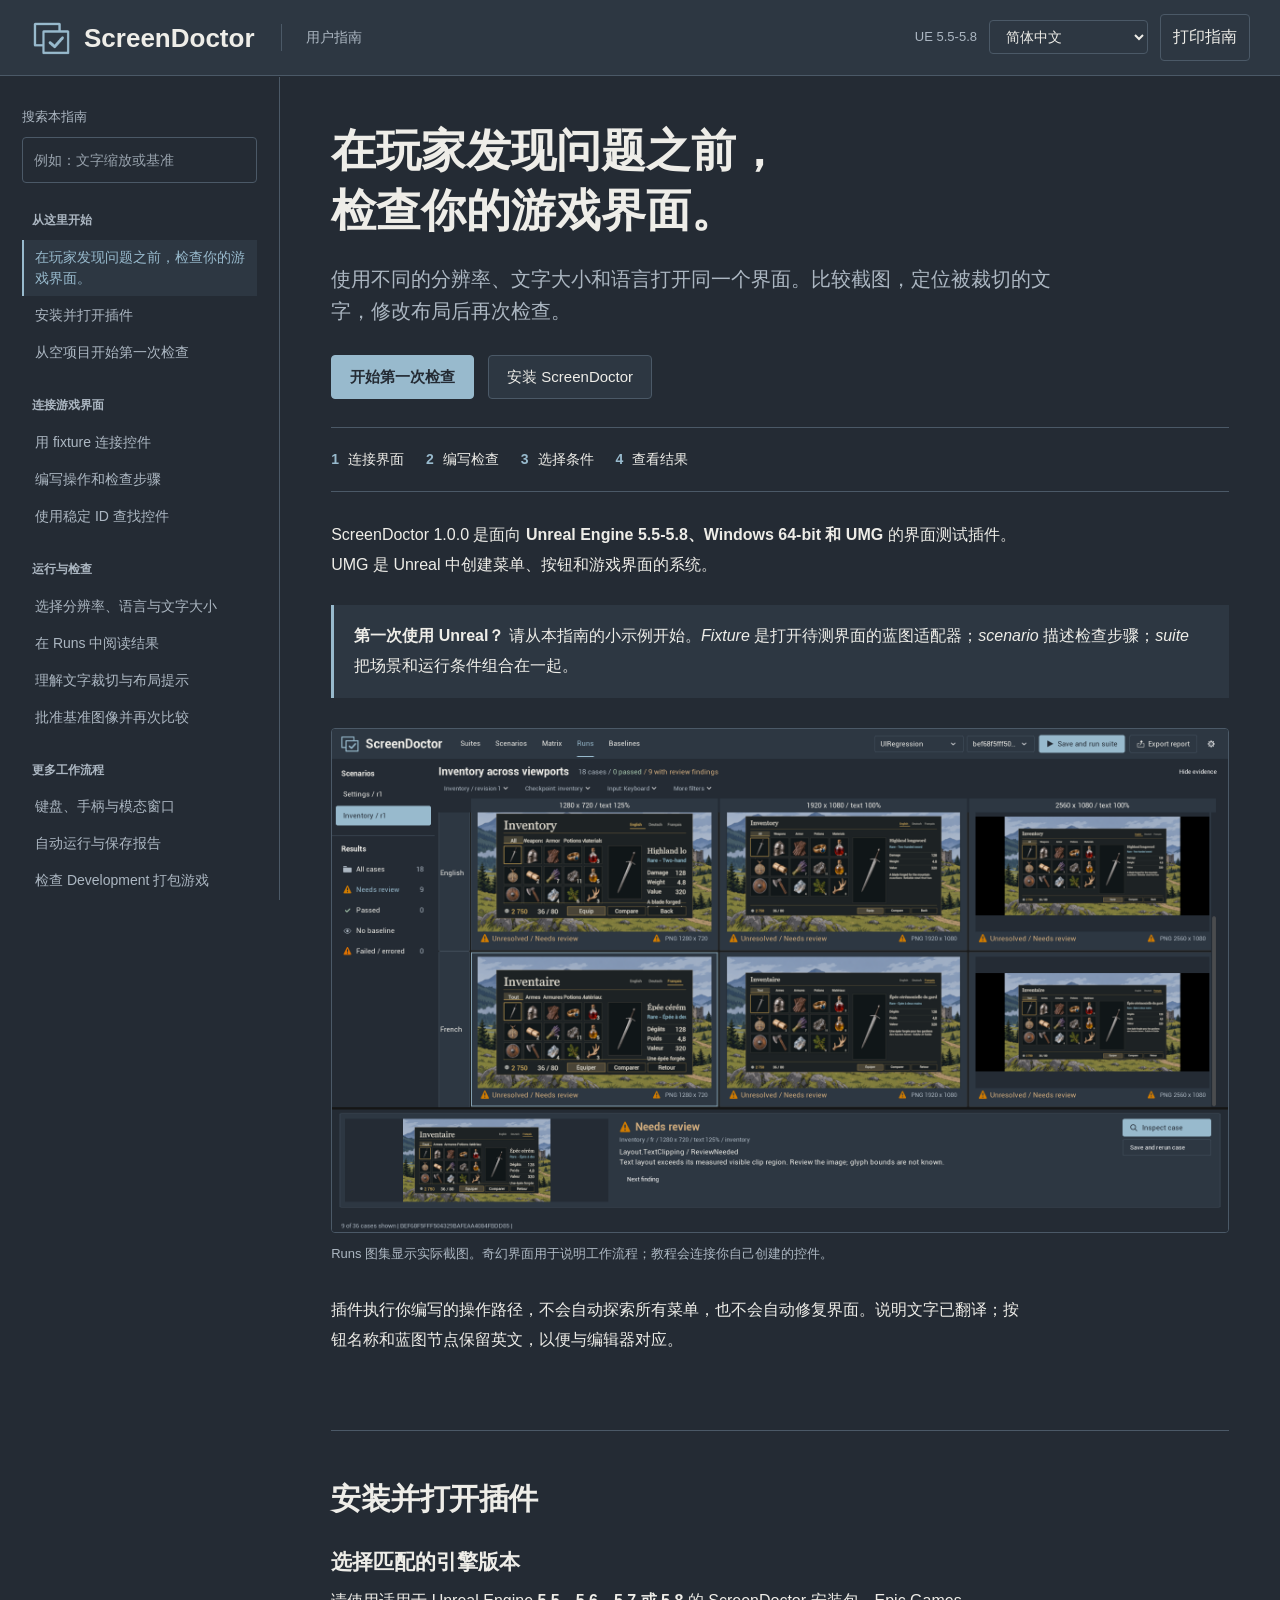
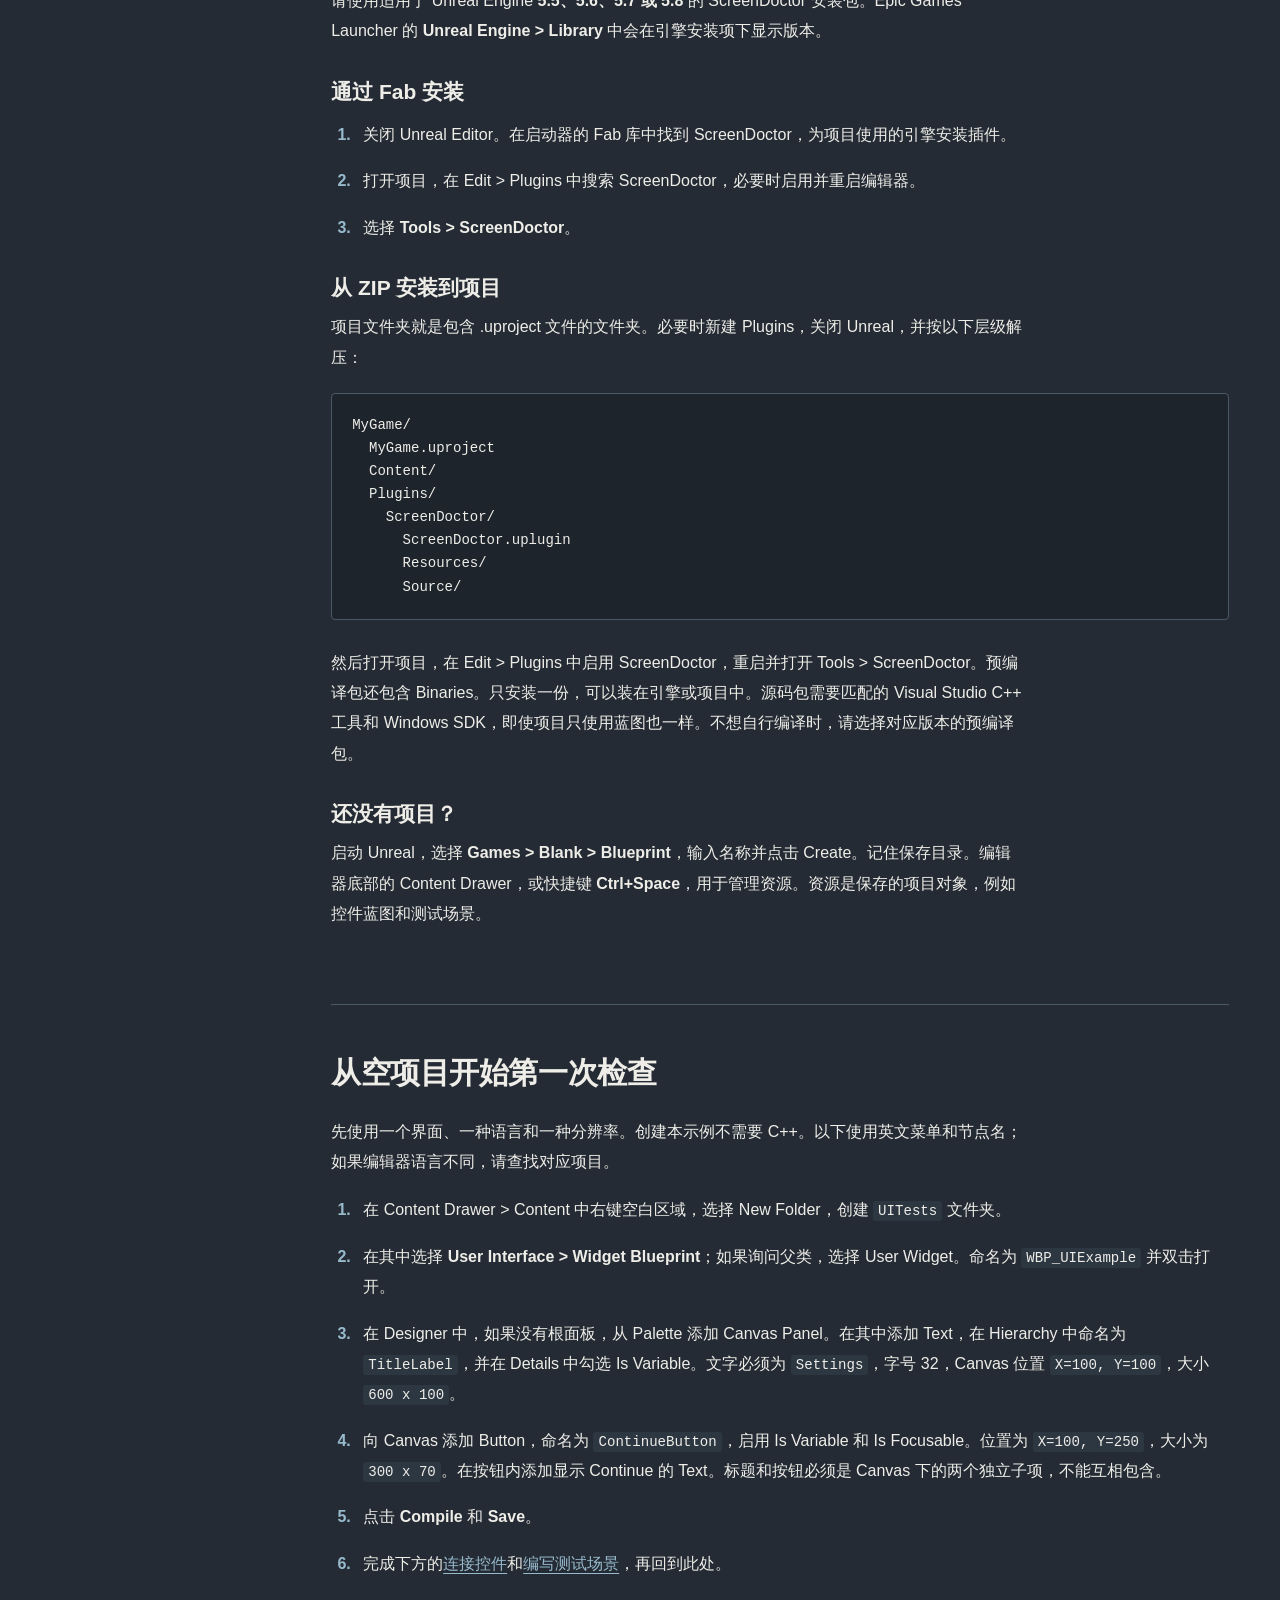
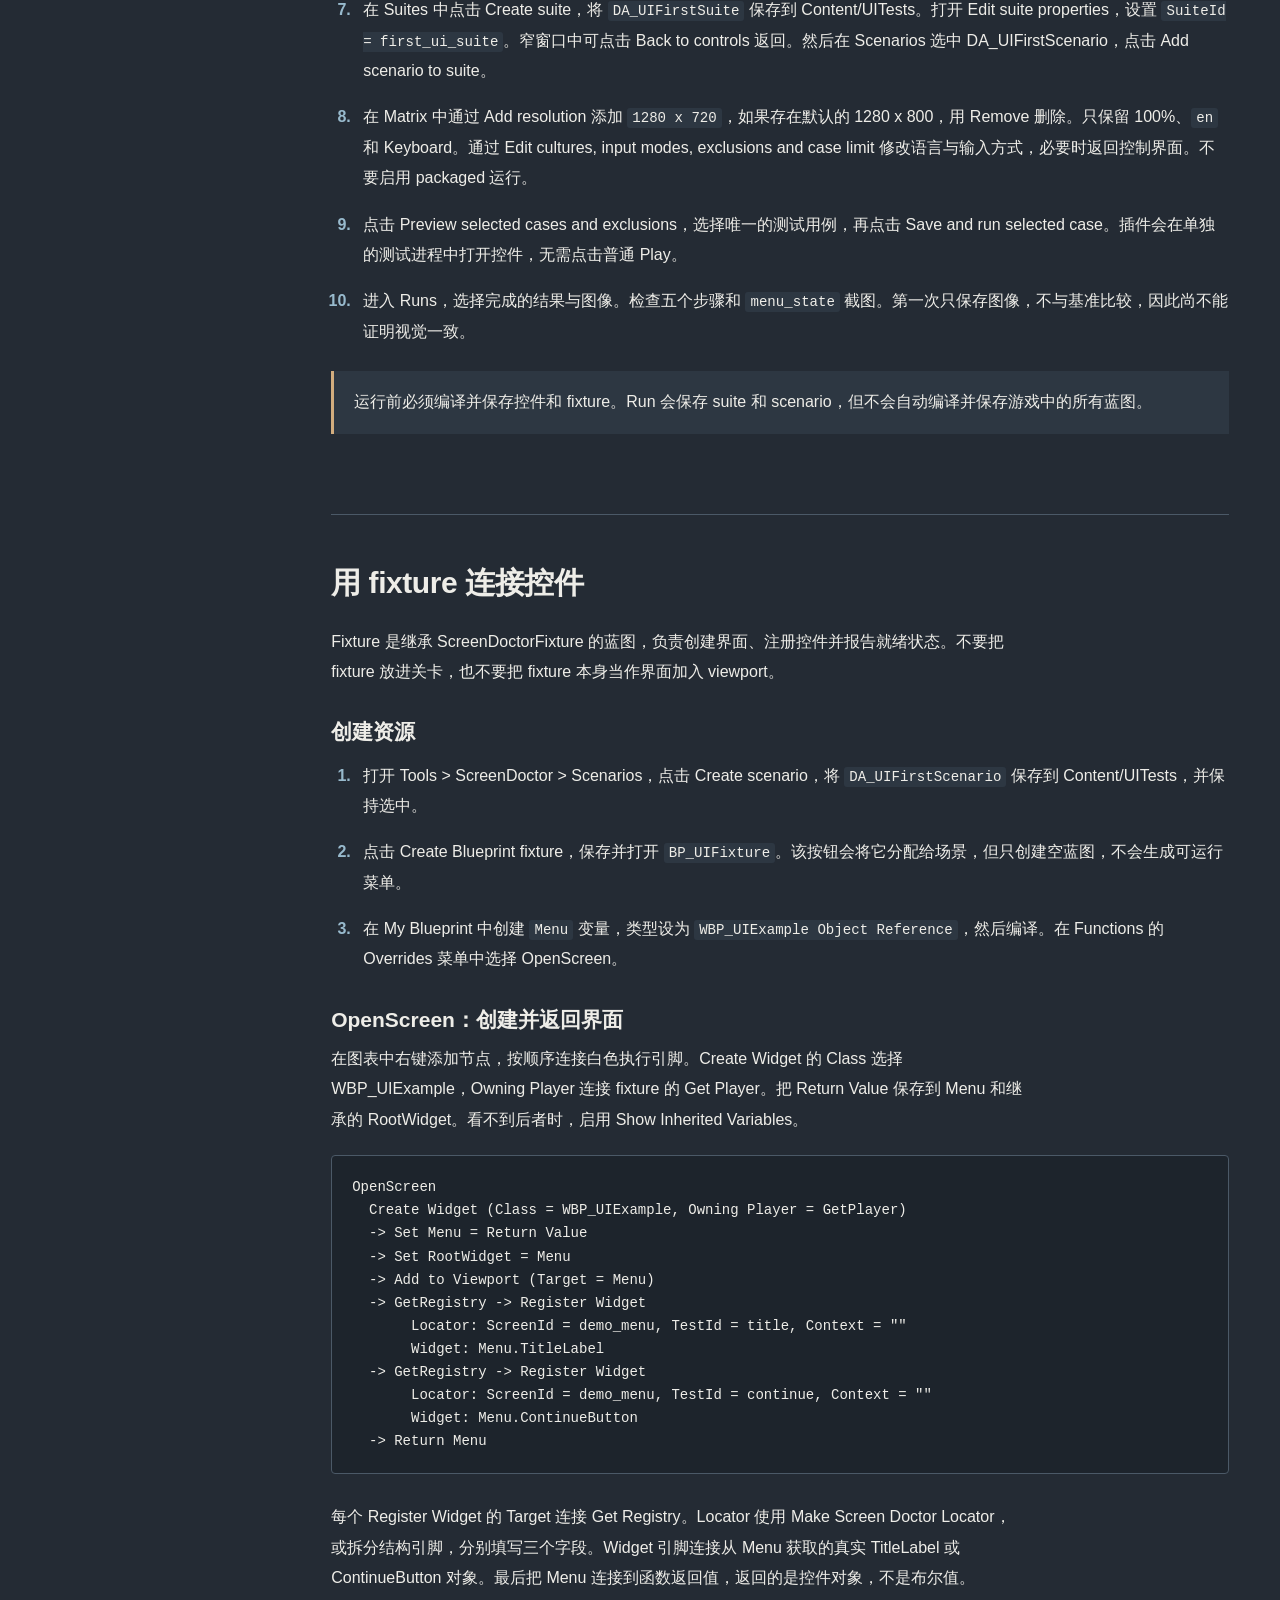
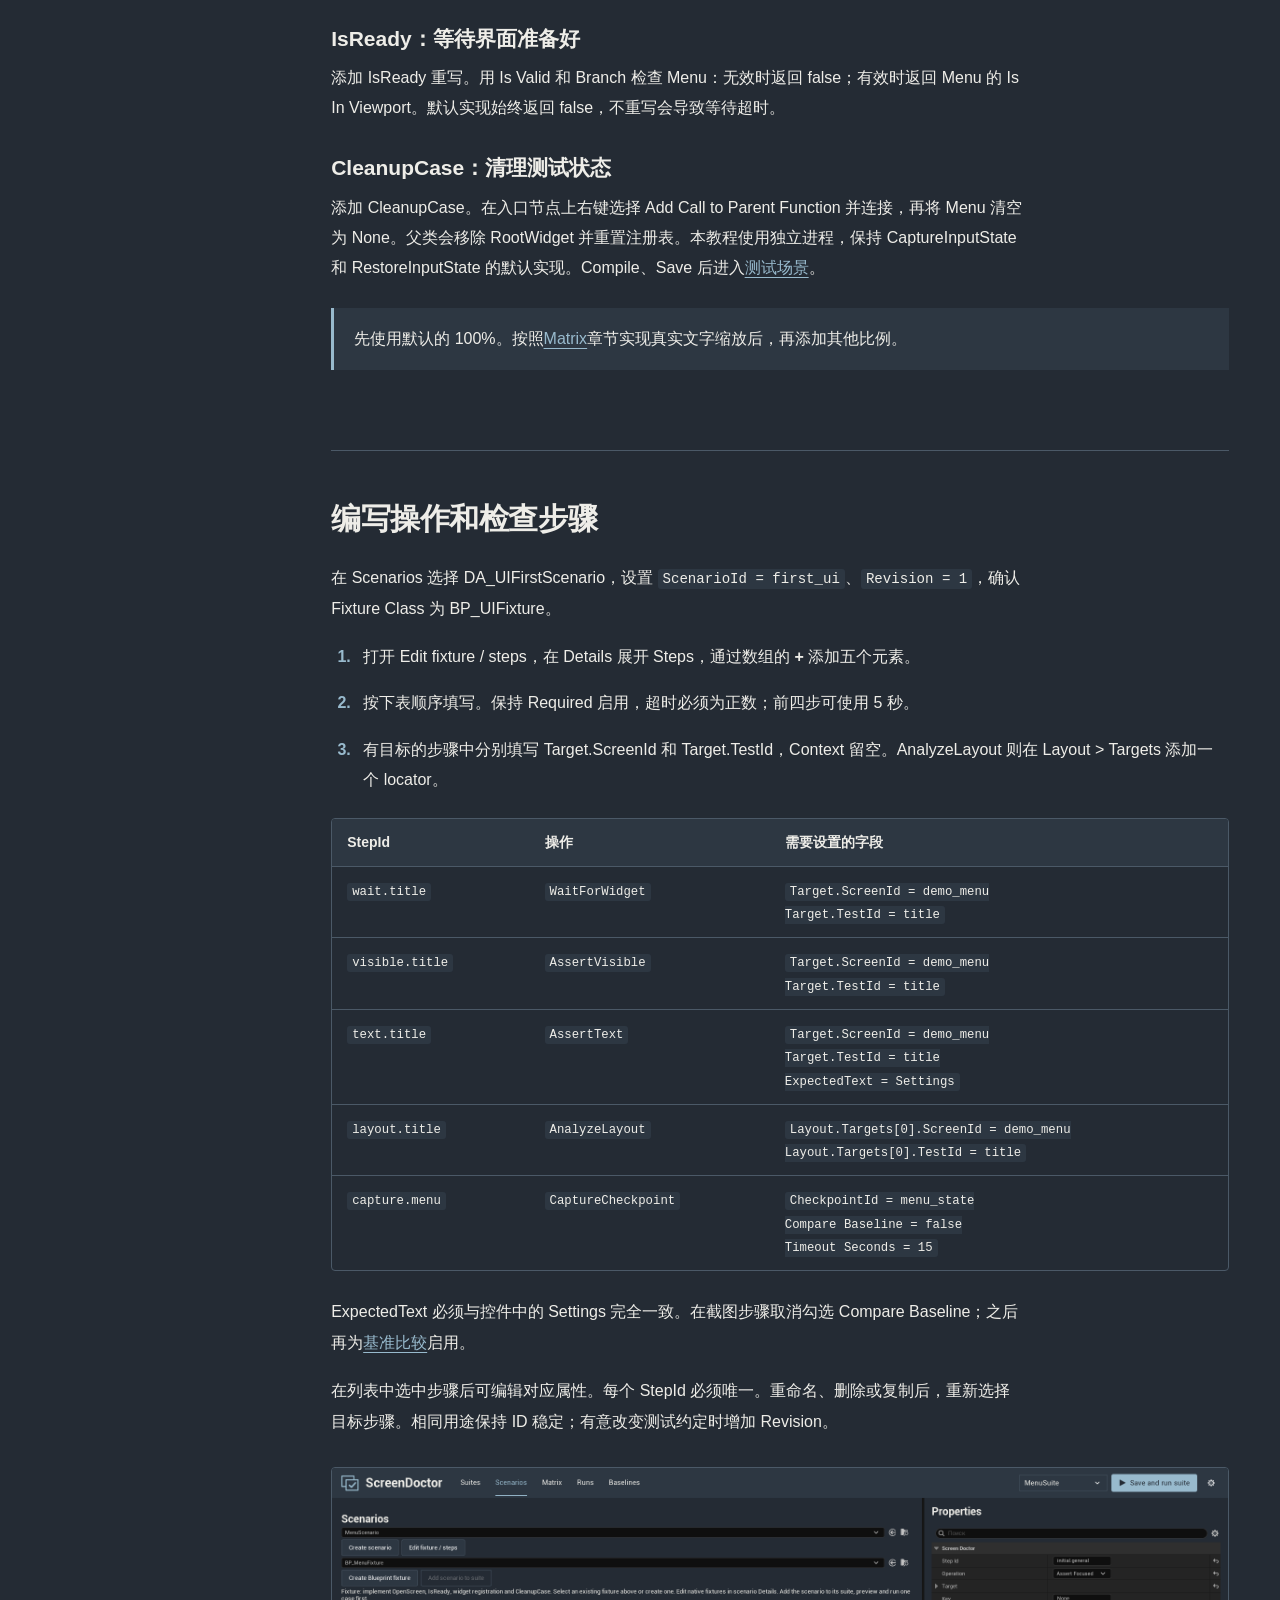
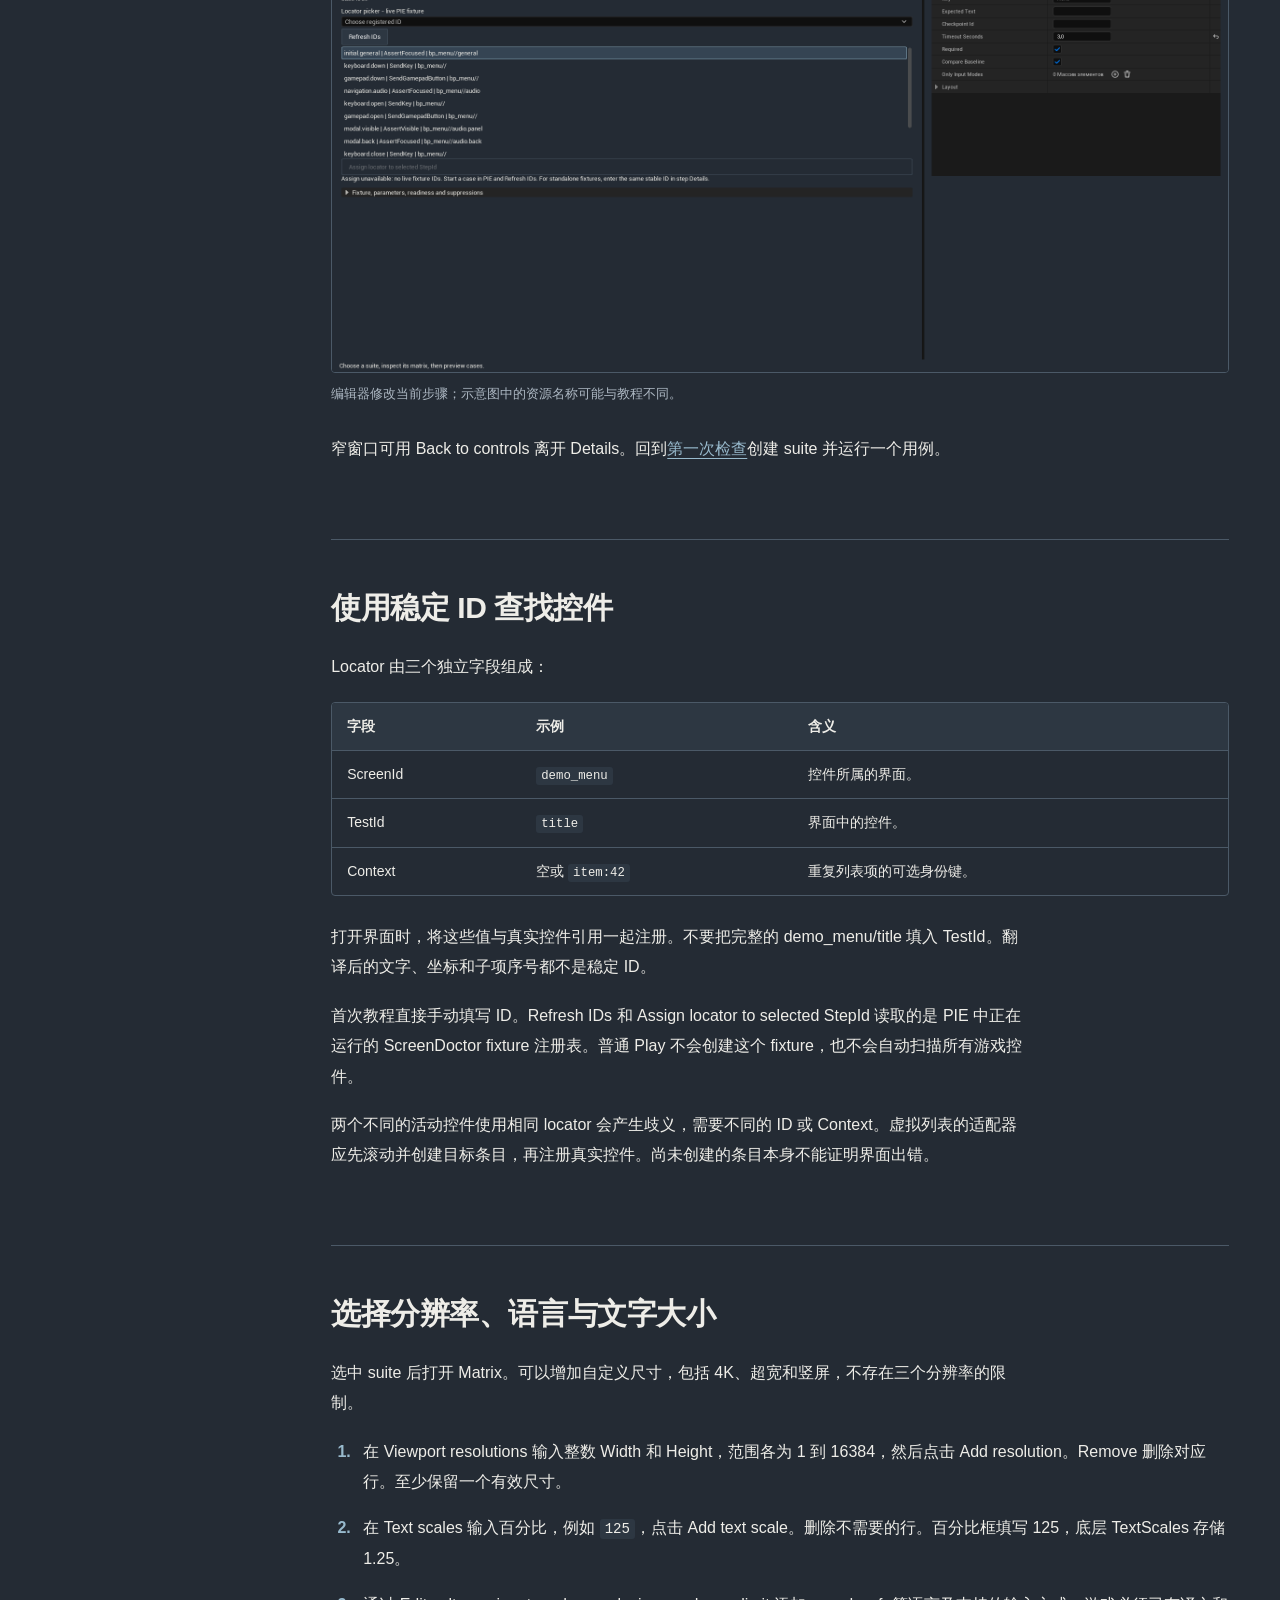
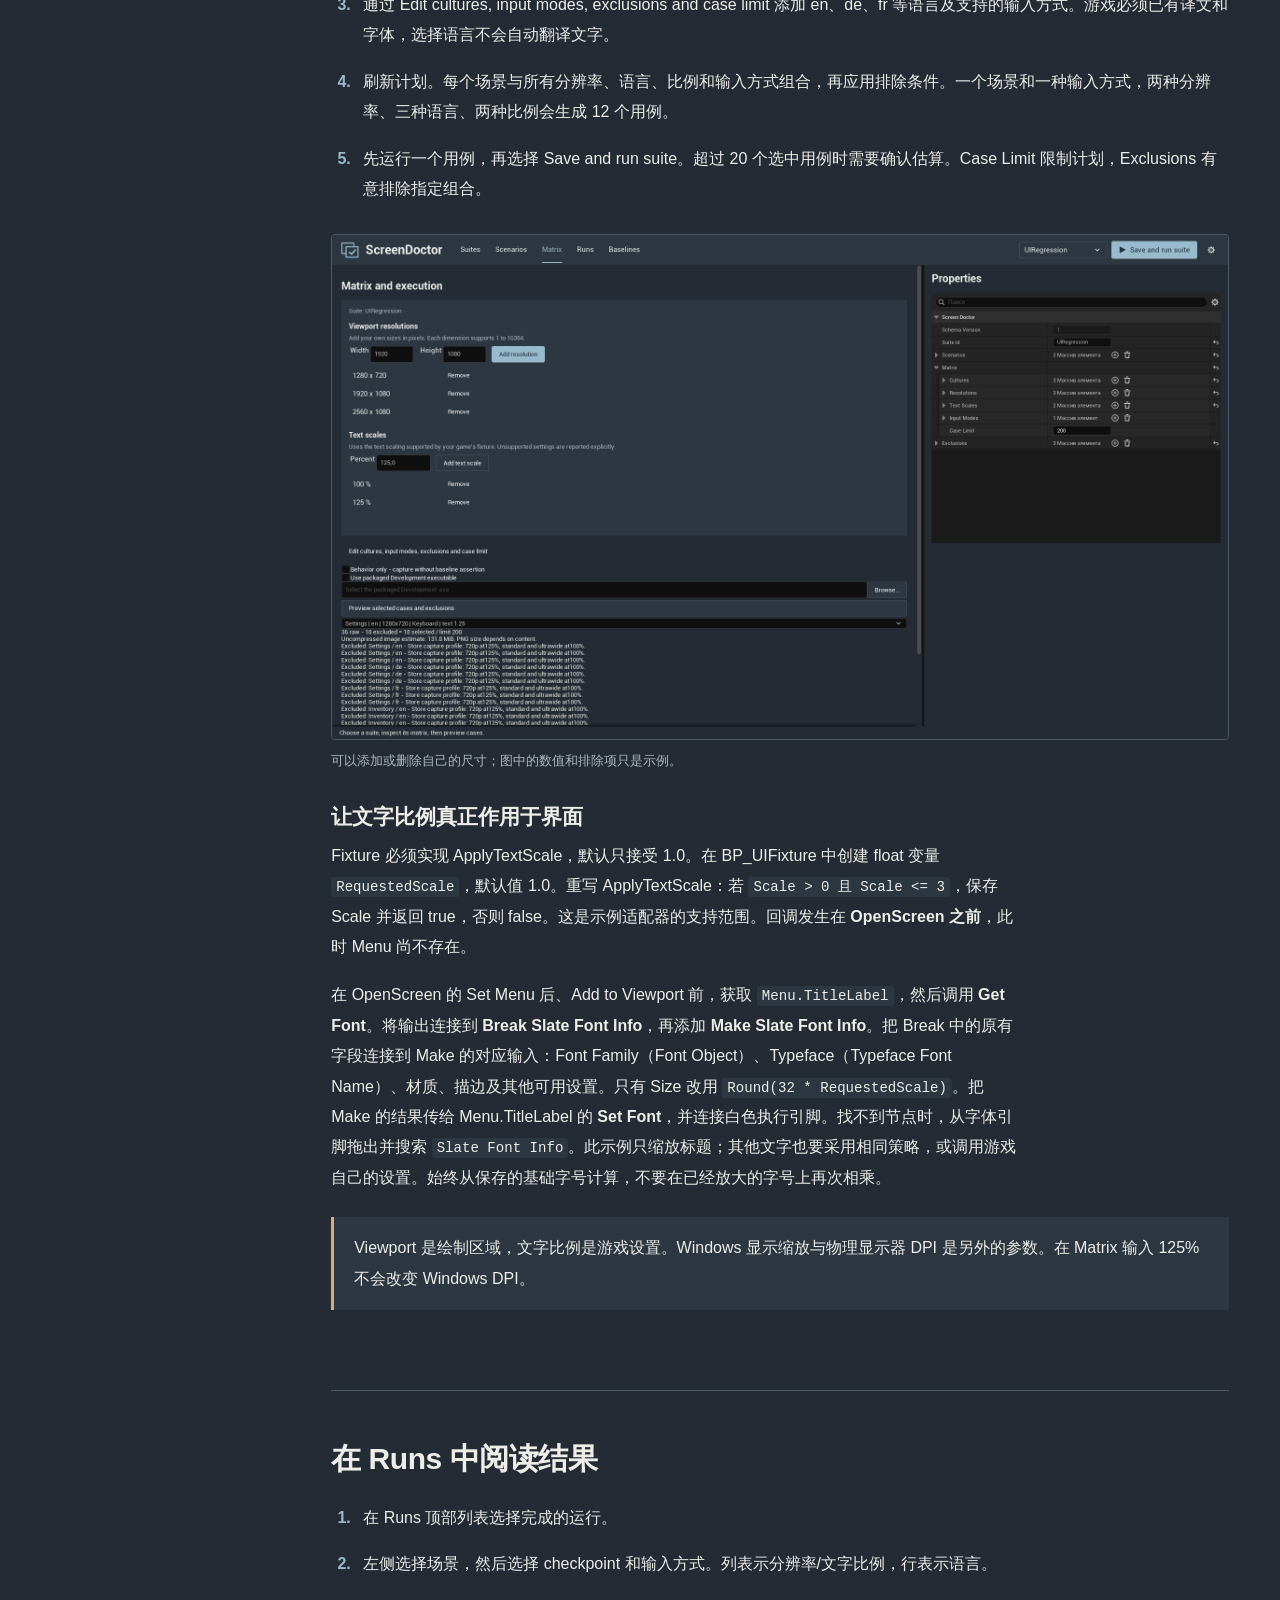
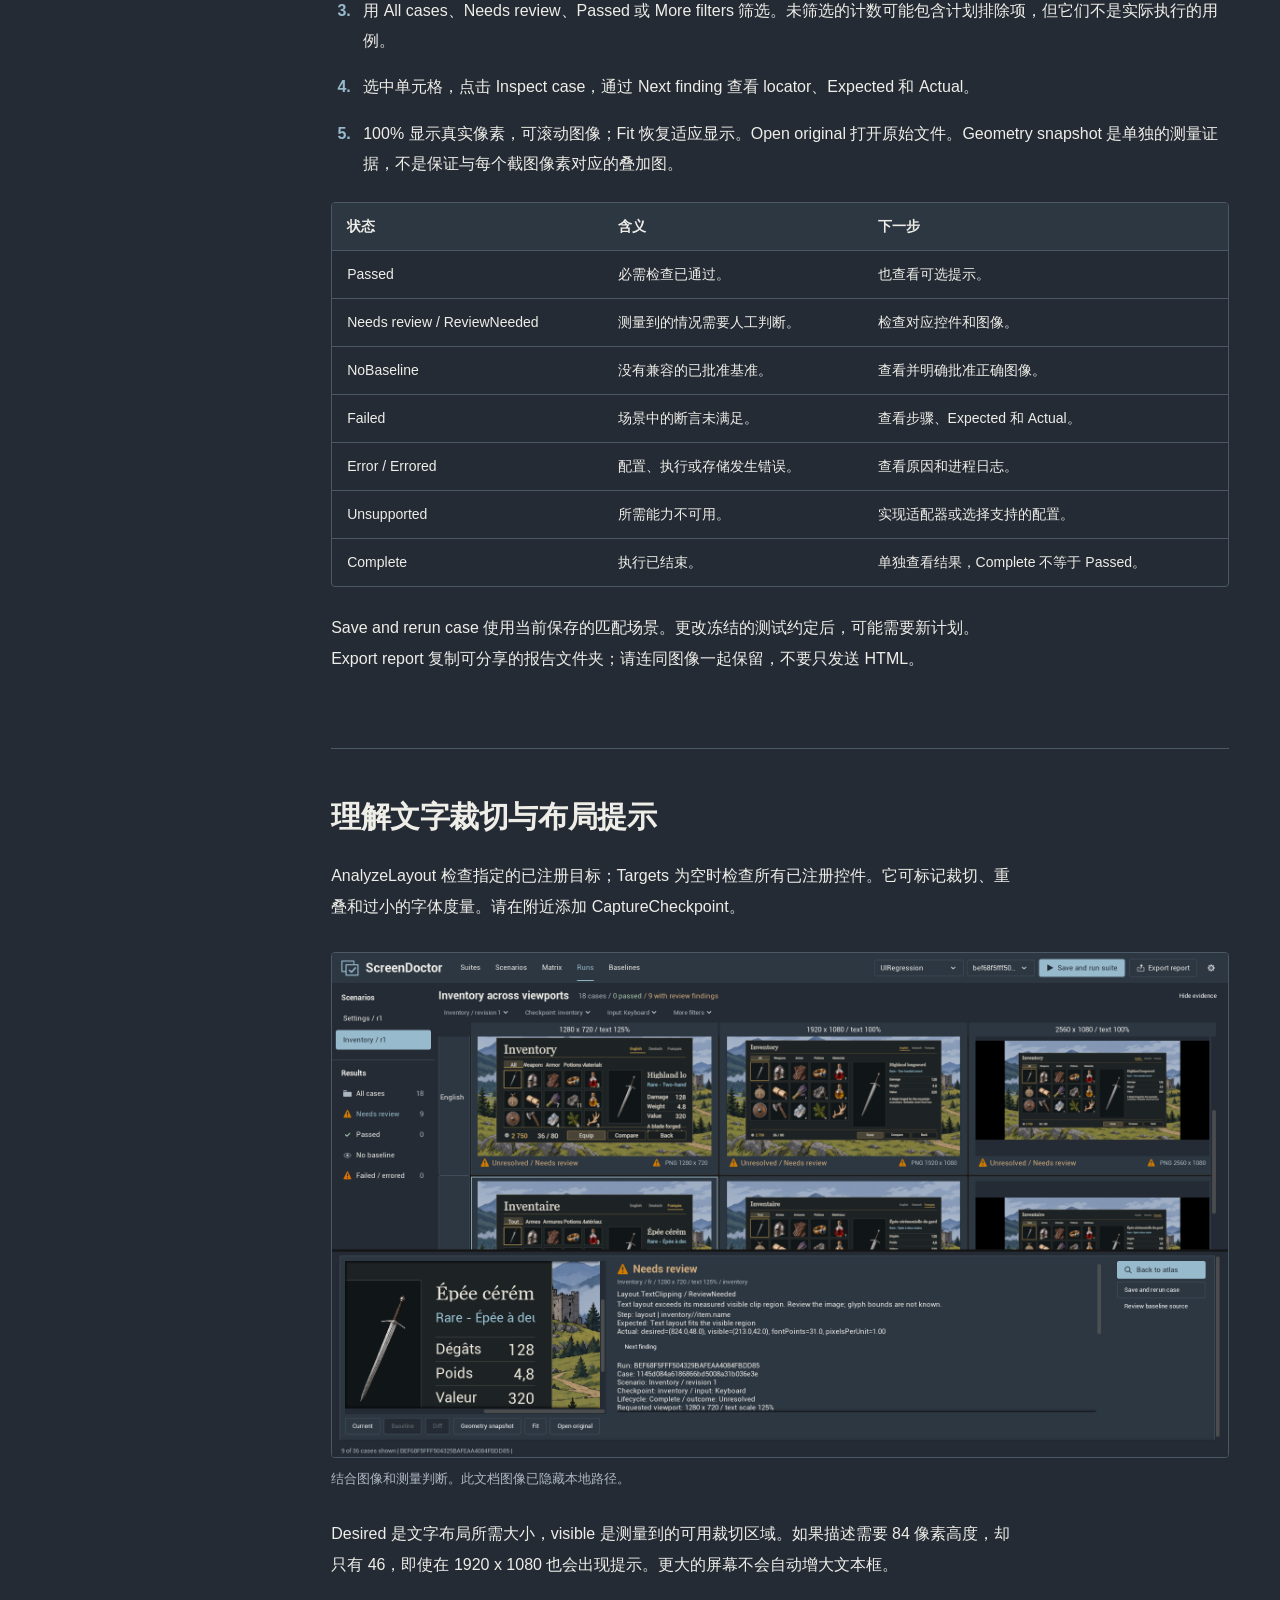
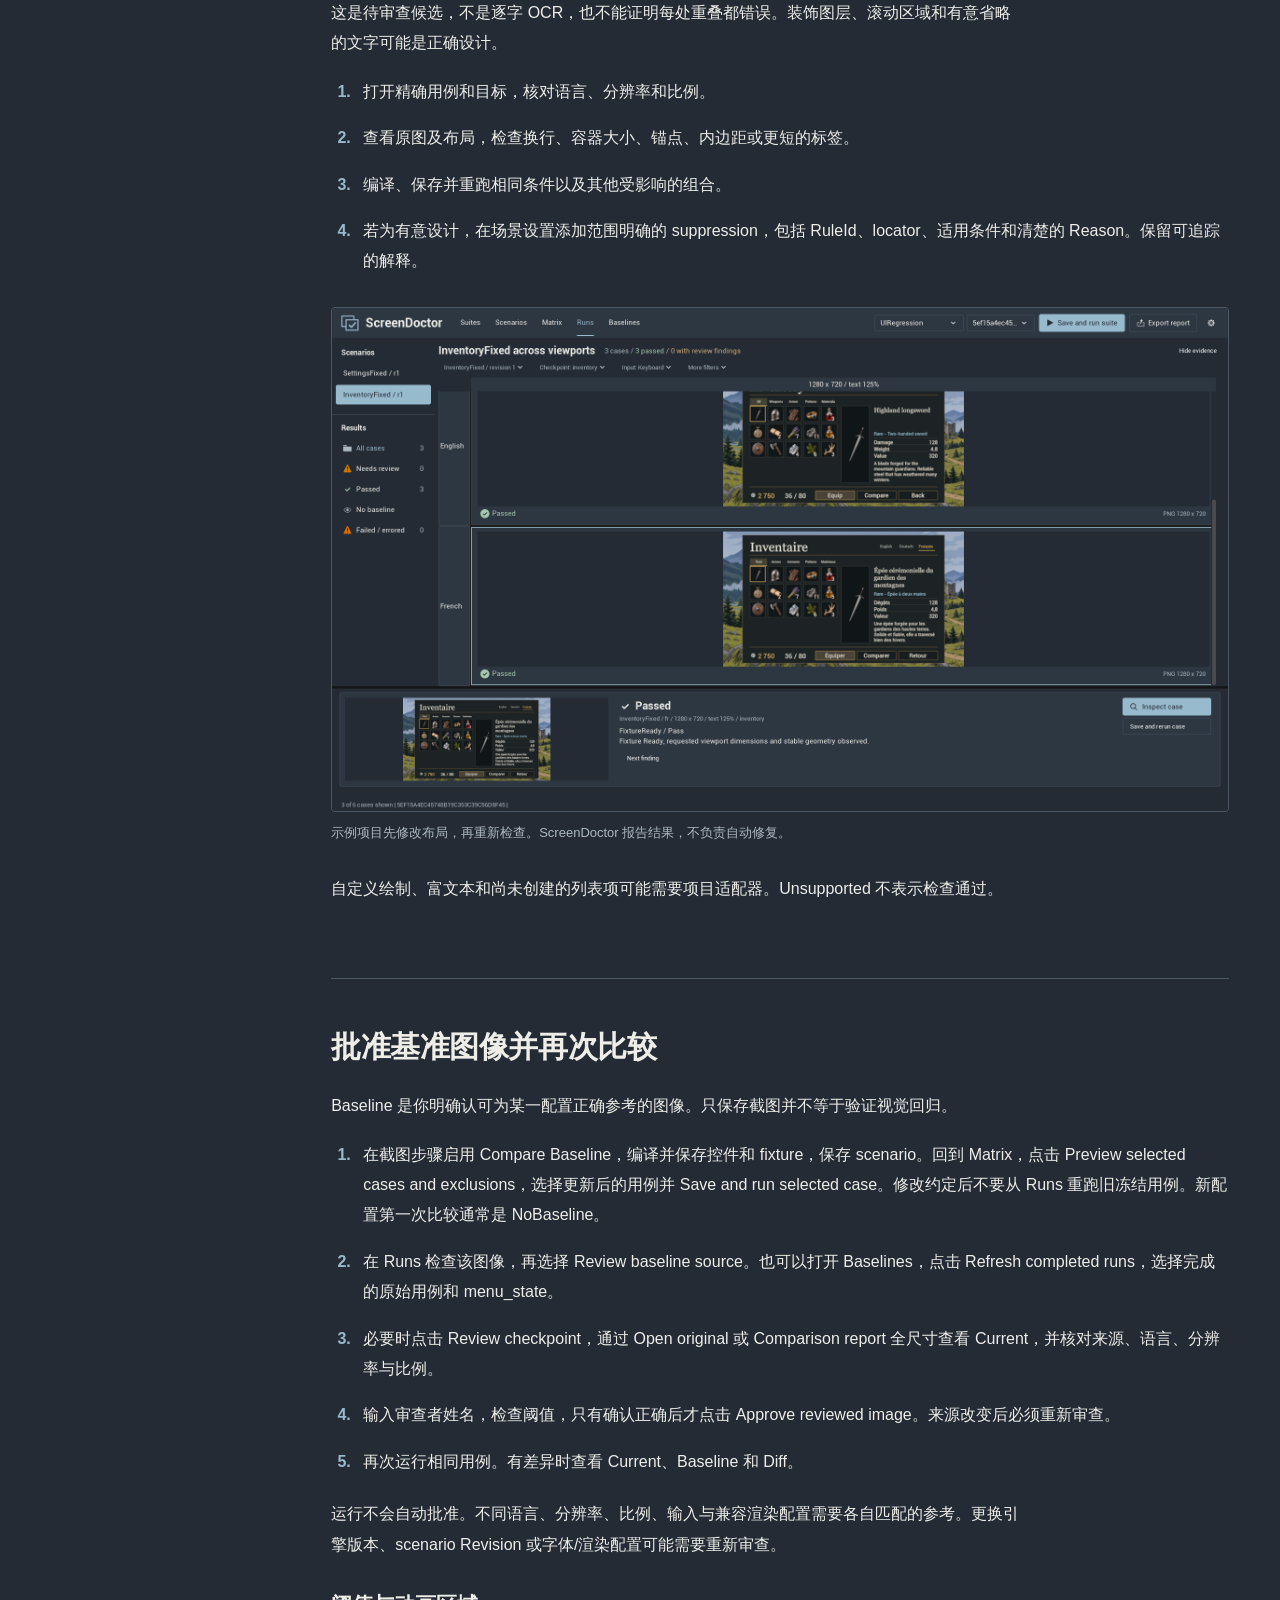
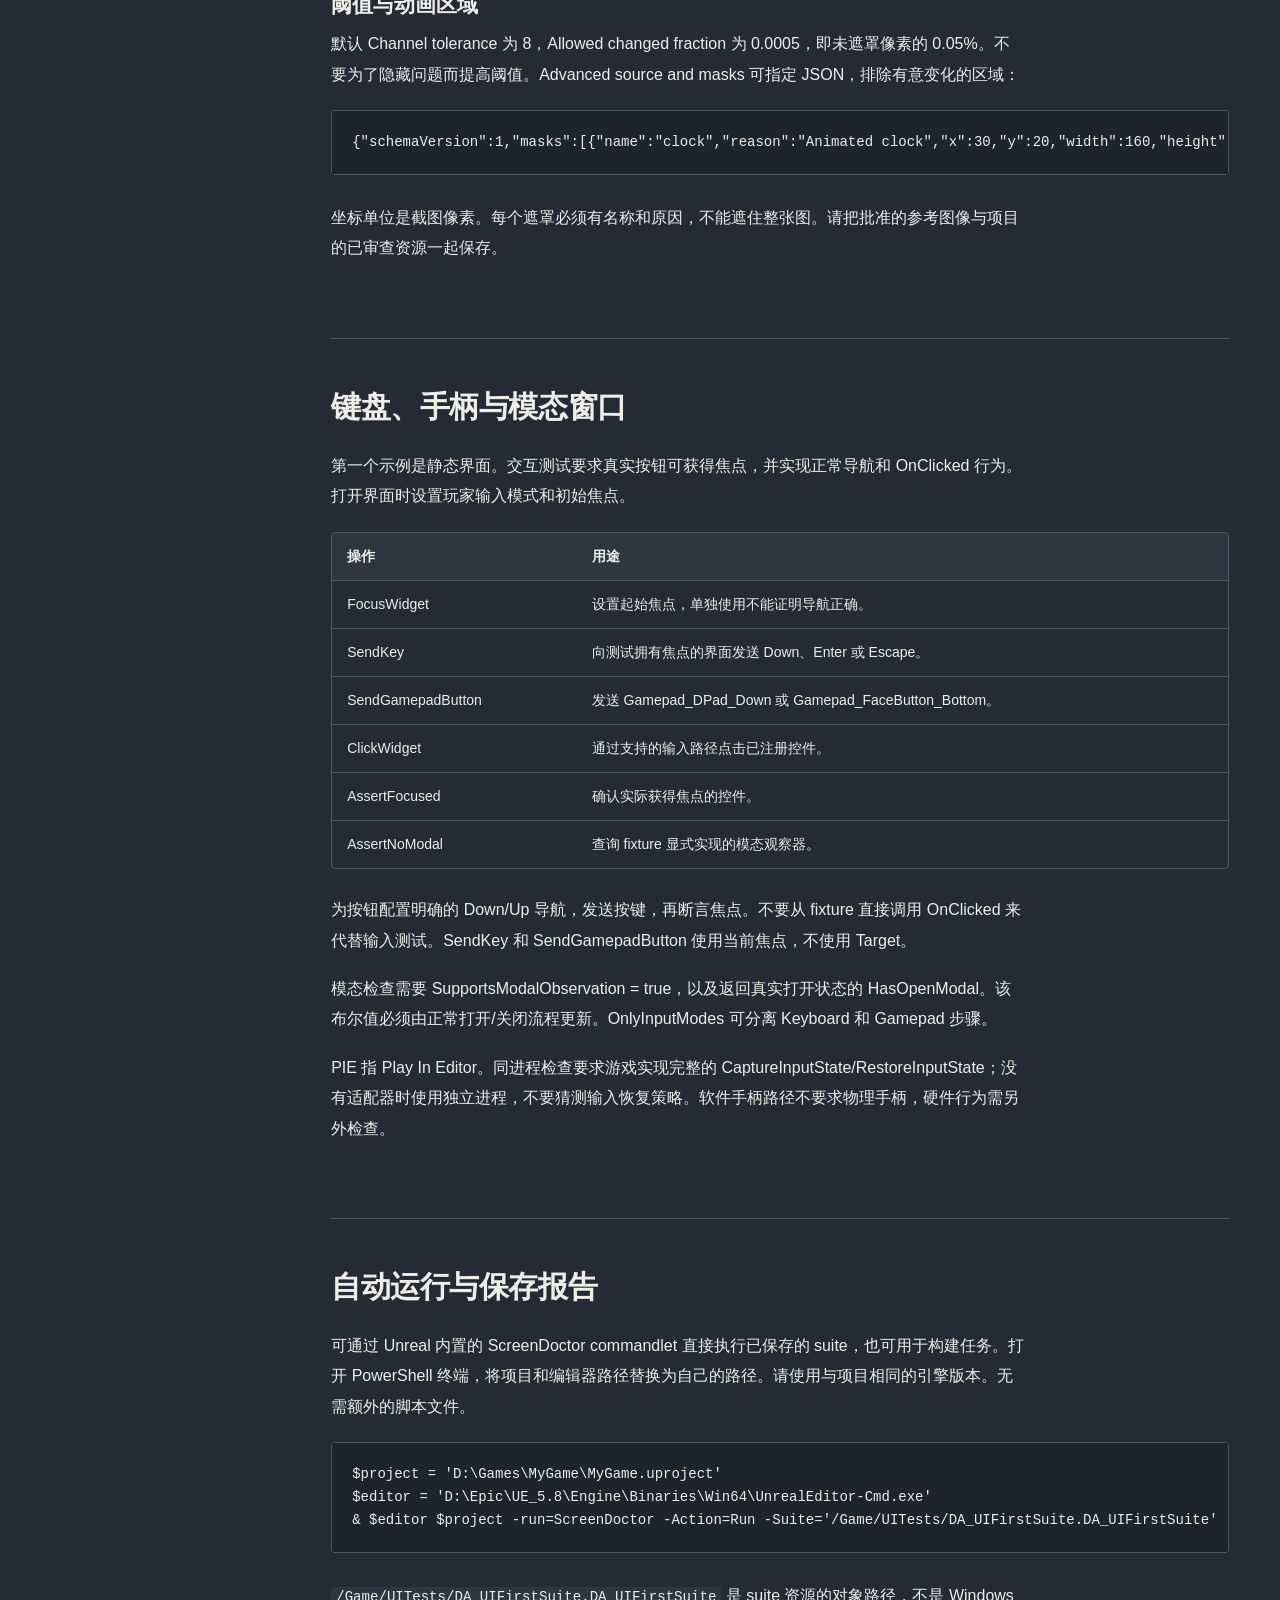
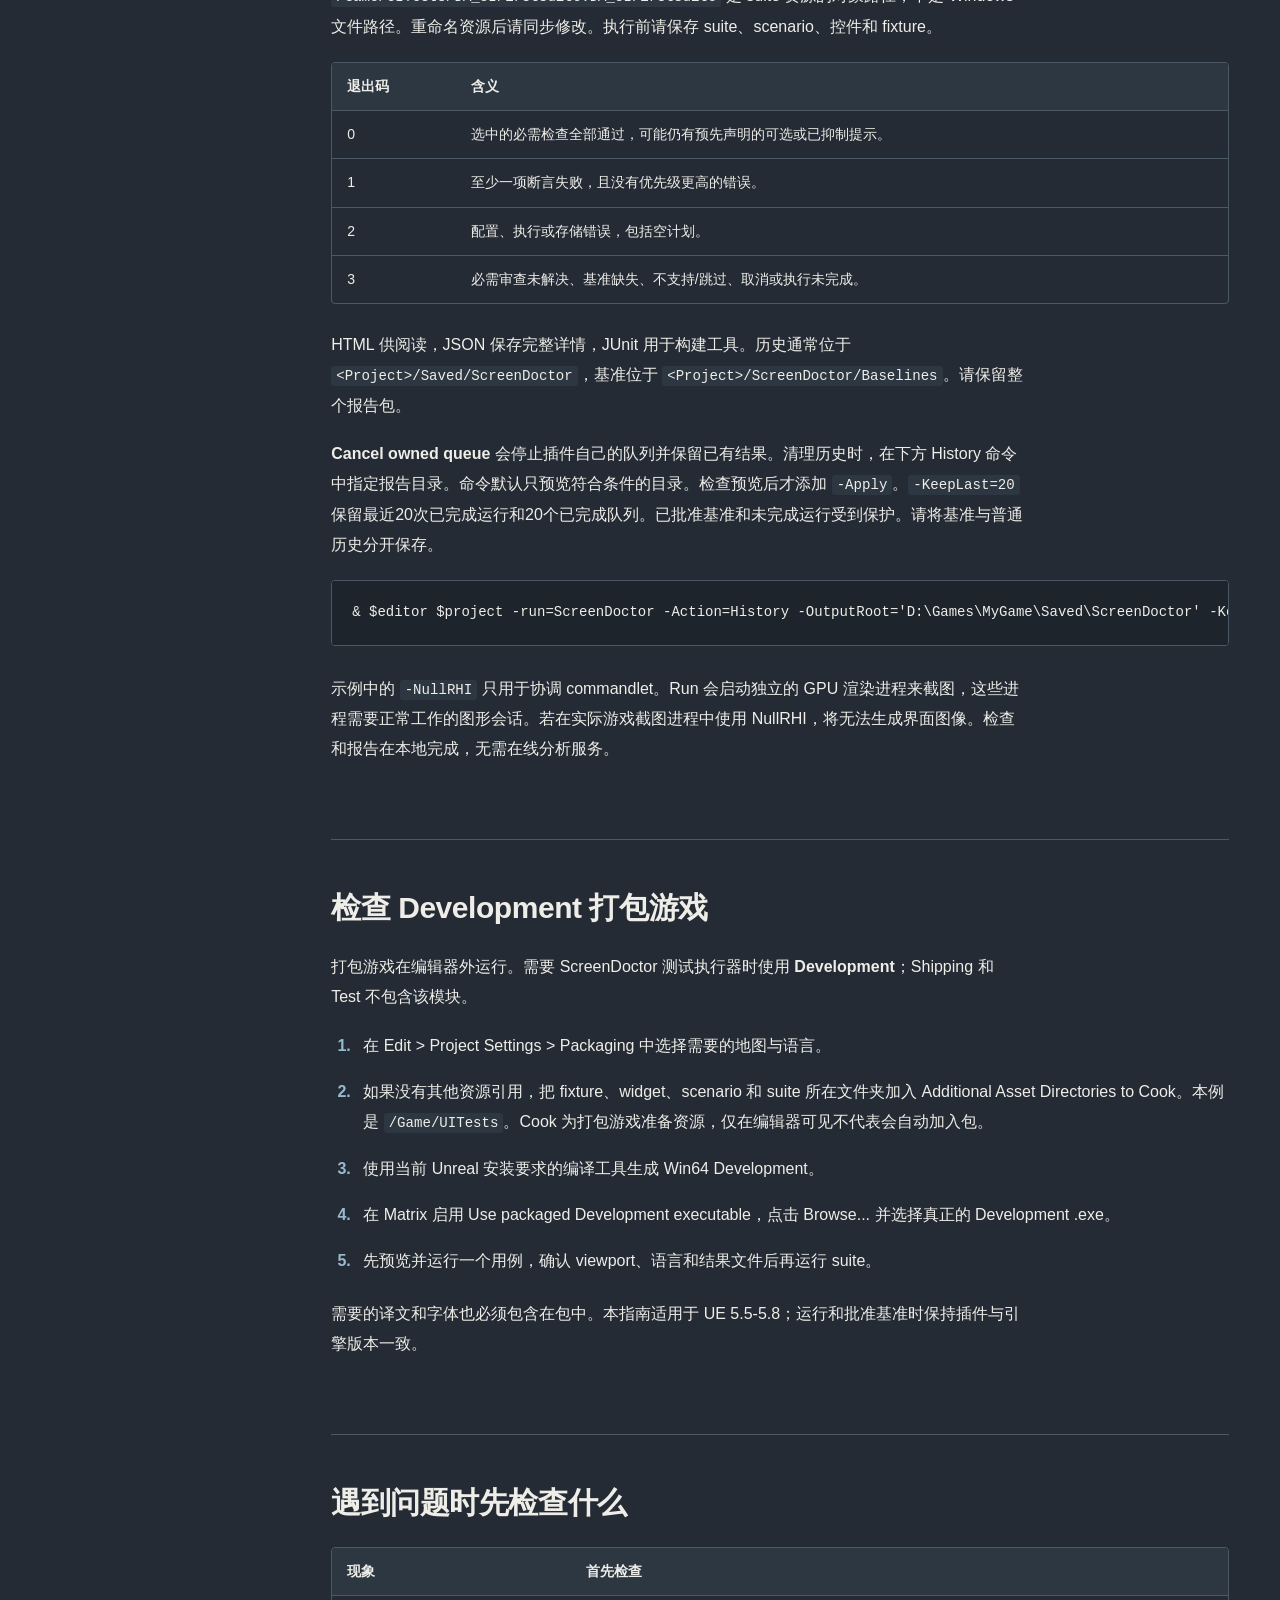
<file: zh-Hans/index.html>
<!doctype html>
<html lang="zh-Hans"><head><meta charset="utf-8"><meta name="viewport" content="width=device-width,initial-scale=1"><meta name="color-scheme" content="dark"><meta name="site-root" content="../"><meta name="description" content="ScreenDoctor 入门指南：安装插件、连接 UMG 界面、测试分辨率和语言、查看问题并批准基准图像。"><title>ScreenDoctor | 用户指南</title><link rel="icon" href="../assets/brand.png"><link rel="stylesheet" href="../assets/style.css"><script src="../assets/app.js" defer></script></head>
<body data-search-count="找到的章节：{count}" data-search-empty="没有找到章节，请尝试更短的关键词。">
<a class="skip-link" href="#main">跳转到正文</a>
<header class="site-header"><a class="brand" href="#overview" aria-label="ScreenDoctor"><img src="../assets/brand.png" width="42" height="42" alt=""><span>ScreenDoctor</span></a><span class="header-label">用户指南</span><div class="header-actions"><span class="version">UE 5.5-5.8</span><label class="language-picker"><span class="visually-hidden">文档语言</span><select id="doc-locale" aria-label="文档语言"><option value="en">English</option><option value="zh-Hans" selected>简体中文</option><option value="ru">Русский</option><option value="es">Español</option><option value="pt-BR">Português (Brasil)</option><option value="de">Deutsch</option><option value="ja">日本語</option><option value="fr">Français</option><option value="ko">한국어</option></select></label><button type="button" id="print-guide">打印指南</button><button type="button" class="menu-button" id="menu-toggle" aria-controls="sidebar" aria-expanded="false">菜单</button></div></header>
<div class="site-layout"><aside class="sidebar" id="sidebar"><div class="search-box"><label for="doc-search">搜索本指南</label><input id="doc-search" type="search" placeholder="例如：文字缩放或基准" autocomplete="off" aria-controls="search-results"><div id="search-results" hidden></div><p id="search-status" class="visually-hidden" role="status"></p></div><nav aria-label="指南章节"><p class="nav-group">从这里开始</p><a href="#overview" aria-current="location">在玩家发现问题之前，检查你的游戏界面。</a>
<a href="#installation">安装并打开插件</a>
<a href="#first-check">从空项目开始第一次检查</a>
<p class="nav-group">连接游戏界面</p><a href="#fixture">用 fixture 连接控件</a>
<a href="#scenarios">编写操作和检查步骤</a>
<a href="#widgets">使用稳定 ID 查找控件</a>
<p class="nav-group">运行与检查</p><a href="#matrix">选择分辨率、语言与文字大小</a>
<a href="#runs">在 Runs 中阅读结果</a>
<a href="#layout">理解文字裁切与布局提示</a>
<a href="#baselines">批准基准图像并再次比较</a>
<p class="nav-group">更多工作流程</p><a href="#input">键盘、手柄与模态窗口</a>
<a href="#automation">自动运行与保存报告</a>
<a href="#packaging">检查 Development 打包游戏</a>
<p class="nav-group">帮助与参考</p><a href="#troubleshooting">遇到问题时先检查什么</a>
<a href="#faq">常见问题</a>
<a href="#reference">术语、页面与帮助信息</a></nav><div class="sidebar-footer">ScreenDoctor 1.0.0<br>Unreal Engine 5.5 / 5.6 / 5.7 / 5.8<br>Windows 64-bit</div></aside><main id="main" tabindex="-1"><section class="doc-section overview" id="overview" aria-labelledby="overview-title"><h1 id="overview-title">在玩家发现问题之前，检查你的游戏界面。</h1><p class="lead">使用不同的分辨率、文字大小和语言打开同一个界面。比较截图，定位被裁切的文字，修改布局后再次检查。</p><div class="intro-actions"><a class="primary-link" href="#first-check">开始第一次检查</a><a class="secondary-link" href="#installation">安装 ScreenDoctor</a></div><div class="workflow"><span><b>1</b> 连接界面</span><span><b>2</b> 编写检查</span><span><b>3</b> 选择条件</span><span><b>4</b> 查看结果</span></div><p>ScreenDoctor 1.0.0 是面向 <strong>Unreal Engine 5.5-5.8、Windows 64-bit 和 UMG</strong> 的界面测试插件。UMG 是 Unreal 中创建菜单、按钮和游戏界面的系统。</p><div class="callout"><strong>第一次使用 Unreal？</strong> 请从本指南的小示例开始。<em>Fixture</em> 是打开待测界面的蓝图适配器；<em>scenario</em> 描述检查步骤；<em>suite</em> 把场景和运行条件组合在一起。</div><figure class="screenshot"><a href="../assets/screens/inventory-comparison.png" target="_blank" rel="noopener"><img src="../assets/screens/inventory-comparison.png" alt="ScreenDoctor 在三种分辨率下比较物品栏，显示英语和法语行。" width="1920" height="1080" loading="lazy"></a><figcaption>Runs 图集显示实际截图。奇幻界面用于说明工作流程；教程会连接你自己创建的控件。</figcaption></figure><p>插件执行你编写的操作路径，不会自动探索所有菜单，也不会自动修复界面。说明文字已翻译；按钮名称和蓝图节点保留英文，以便与编辑器对应。</p></section>
<section class="doc-section" id="installation" aria-labelledby="installation-title"><h2 id="installation-title">安装并打开插件</h2><h3>选择匹配的引擎版本</h3><p>请使用适用于 Unreal Engine <strong>5.5、5.6、5.7 或 5.8</strong> 的 ScreenDoctor 安装包。Epic Games Launcher 的 <strong>Unreal Engine &gt; Library</strong> 中会在引擎安装项下显示版本。</p><h3>通过 Fab 安装</h3><ol class="steps"><li>关闭 Unreal Editor。在启动器的 Fab 库中找到 ScreenDoctor，为项目使用的引擎安装插件。</li><li>打开项目，在 Edit &gt; Plugins 中搜索 ScreenDoctor，必要时启用并重启编辑器。</li><li>选择 <strong>Tools &gt; ScreenDoctor</strong>。</li></ol><h3>从 ZIP 安装到项目</h3><p>项目文件夹就是包含 .uproject 文件的文件夹。必要时新建 Plugins，关闭 Unreal，并按以下层级解压：</p><pre><code>MyGame/
  MyGame.uproject
  Content/
  Plugins/
    ScreenDoctor/
      ScreenDoctor.uplugin
      Resources/
      Source/</code></pre><p>然后打开项目，在 Edit &gt; Plugins 中启用 ScreenDoctor，重启并打开 Tools &gt; ScreenDoctor。预编译包还包含 Binaries。只安装一份，可以装在引擎或项目中。源码包需要匹配的 Visual Studio C++ 工具和 Windows SDK，即使项目只使用蓝图也一样。不想自行编译时，请选择对应版本的预编译包。</p><h3>还没有项目？</h3><p>启动 Unreal，选择 <strong>Games &gt; Blank &gt; Blueprint</strong>，输入名称并点击 Create。记住保存目录。编辑器底部的 Content Drawer，或快捷键 <strong>Ctrl+Space</strong>，用于管理资源。资源是保存的项目对象，例如控件蓝图和测试场景。</p></section>
<section class="doc-section" id="first-check" aria-labelledby="first-check-title"><h2 id="first-check-title">从空项目开始第一次检查</h2><p>先使用一个界面、一种语言和一种分辨率。创建本示例不需要 C++。以下使用英文菜单和节点名；如果编辑器语言不同，请查找对应项目。</p><ol class="steps"><li>在 Content Drawer &gt; Content 中右键空白区域，选择 New Folder，创建 <code>UITests</code> 文件夹。</li><li>在其中选择 <strong>User Interface &gt; Widget Blueprint</strong>；如果询问父类，选择 User Widget。命名为 <code>WBP_UIExample</code> 并双击打开。</li><li>在 Designer 中，如果没有根面板，从 Palette 添加 Canvas Panel。在其中添加 Text，在 Hierarchy 中命名为 <code>TitleLabel</code>，并在 Details 中勾选 Is Variable。文字必须为 <code>Settings</code>，字号 32，Canvas 位置 <code>X=100, Y=100</code>，大小 <code>600 x 100</code>。</li><li>向 Canvas 添加 Button，命名为 <code>ContinueButton</code>，启用 Is Variable 和 Is Focusable。位置为 <code>X=100, Y=250</code>，大小为 <code>300 x 70</code>。在按钮内添加显示 Continue 的 Text。标题和按钮必须是 Canvas 下的两个独立子项，不能互相包含。</li><li>点击 <strong>Compile</strong> 和 <strong>Save</strong>。</li><li>完成下方的<a href="#fixture">连接控件</a>和<a href="#scenarios">编写测试场景</a>，再回到此处。</li><li>在 Suites 中点击 Create suite，将 <code>DA_UIFirstSuite</code> 保存到 Content/UITests。打开 Edit suite properties，设置 <code>SuiteId = first_ui_suite</code>。窄窗口中可点击 Back to controls 返回。然后在 Scenarios 选中 DA_UIFirstScenario，点击 Add scenario to suite。</li><li>在 Matrix 中通过 Add resolution 添加 <code>1280 x 720</code>，如果存在默认的 1280 x 800，用 Remove 删除。只保留 100%、<code>en</code> 和 Keyboard。通过 Edit cultures, input modes, exclusions and case limit 修改语言与输入方式，必要时返回控制界面。不要启用 packaged 运行。</li><li>点击 Preview selected cases and exclusions，选择唯一的测试用例，再点击 Save and run selected case。插件会在单独的测试进程中打开控件，无需点击普通 Play。</li><li>进入 Runs，选择完成的结果与图像。检查五个步骤和 <code>menu_state</code> 截图。第一次只保存图像，不与基准比较，因此尚不能证明视觉一致。</li></ol><div class="callout warning">运行前必须编译并保存控件和 fixture。Run 会保存 suite 和 scenario，但不会自动编译并保存游戏中的所有蓝图。</div></section>
<section class="doc-section" id="fixture" aria-labelledby="fixture-title"><h2 id="fixture-title">用 fixture 连接控件</h2><p>Fixture 是继承 ScreenDoctorFixture 的蓝图，负责创建界面、注册控件并报告就绪状态。不要把 fixture 放进关卡，也不要把 fixture 本身当作界面加入 viewport。</p><h3>创建资源</h3><ol class="steps"><li>打开 Tools &gt; ScreenDoctor &gt; Scenarios，点击 Create scenario，将 <code>DA_UIFirstScenario</code> 保存到 Content/UITests，并保持选中。</li><li>点击 Create Blueprint fixture，保存并打开 <code>BP_UIFixture</code>。该按钮会将它分配给场景，但只创建空蓝图，不会生成可运行菜单。</li><li>在 My Blueprint 中创建 <code>Menu</code> 变量，类型设为 <code>WBP_UIExample Object Reference</code>，然后编译。在 Functions 的 Overrides 菜单中选择 OpenScreen。</li></ol><h3>OpenScreen：创建并返回界面</h3><p>在图表中右键添加节点，按顺序连接白色执行引脚。Create Widget 的 Class 选择 WBP_UIExample，Owning Player 连接 fixture 的 Get Player。把 Return Value 保存到 Menu 和继承的 RootWidget。看不到后者时，启用 Show Inherited Variables。</p><pre><code>OpenScreen
  Create Widget (Class = WBP_UIExample, Owning Player = GetPlayer)
  -&gt; Set Menu = Return Value
  -&gt; Set RootWidget = Menu
  -&gt; Add to Viewport (Target = Menu)
  -&gt; GetRegistry -&gt; Register Widget
       Locator: ScreenId = demo_menu, TestId = title, Context = ""
       Widget: Menu.TitleLabel
  -&gt; GetRegistry -&gt; Register Widget
       Locator: ScreenId = demo_menu, TestId = continue, Context = ""
       Widget: Menu.ContinueButton
  -&gt; Return Menu</code></pre><p>每个 Register Widget 的 Target 连接 Get Registry。Locator 使用 Make Screen Doctor Locator，或拆分结构引脚，分别填写三个字段。Widget 引脚连接从 Menu 获取的真实 TitleLabel 或 ContinueButton 对象。最后把 Menu 连接到函数返回值，返回的是控件对象，不是布尔值。</p><h3>IsReady：等待界面准备好</h3><p>添加 IsReady 重写。用 Is Valid 和 Branch 检查 Menu：无效时返回 false；有效时返回 Menu 的 Is In Viewport。默认实现始终返回 false，不重写会导致等待超时。</p><h3>CleanupCase：清理测试状态</h3><p>添加 CleanupCase。在入口节点上右键选择 Add Call to Parent Function 并连接，再将 Menu 清空为 None。父类会移除 RootWidget 并重置注册表。本教程使用独立进程，保持 CaptureInputState 和 RestoreInputState 的默认实现。Compile、Save 后进入<a href="#scenarios">测试场景</a>。</p><div class="callout">先使用默认的 100%。按照<a href="#matrix">Matrix</a>章节实现真实文字缩放后，再添加其他比例。</div></section>
<section class="doc-section" id="scenarios" aria-labelledby="scenarios-title"><h2 id="scenarios-title">编写操作和检查步骤</h2><p>在 Scenarios 选择 DA_UIFirstScenario，设置 <code>ScenarioId = first_ui</code>、<code>Revision = 1</code>，确认 Fixture Class 为 BP_UIFixture。</p><ol class="steps"><li>打开 Edit fixture / steps，在 Details 展开 Steps，通过数组的 <strong>+</strong> 添加五个元素。</li><li>按下表顺序填写。保持 Required 启用，超时必须为正数；前四步可使用 5 秒。</li><li>有目标的步骤中分别填写 Target.ScreenId 和 Target.TestId，Context 留空。AnalyzeLayout 则在 Layout &gt; Targets 添加一个 locator。</li></ol><div class="table-scroll"><table><thead><tr><th scope="col">StepId</th><th scope="col">操作</th><th scope="col">需要设置的字段</th></tr></thead><tbody><tr><td><code>wait.title</code></td><td><code>WaitForWidget</code></td><td><code>Target.ScreenId = demo_menu<br>Target.TestId = title</code></td></tr><tr><td><code>visible.title</code></td><td><code>AssertVisible</code></td><td><code>Target.ScreenId = demo_menu<br>Target.TestId = title</code></td></tr><tr><td><code>text.title</code></td><td><code>AssertText</code></td><td><code>Target.ScreenId = demo_menu<br>Target.TestId = title<br>ExpectedText = Settings</code></td></tr><tr><td><code>layout.title</code></td><td><code>AnalyzeLayout</code></td><td><code>Layout.Targets[0].ScreenId = demo_menu<br>Layout.Targets[0].TestId = title</code></td></tr><tr><td><code>capture.menu</code></td><td><code>CaptureCheckpoint</code></td><td><code>CheckpointId = menu_state<br>Compare Baseline = false<br>Timeout Seconds = 15</code></td></tr></tbody></table></div><p>ExpectedText 必须与控件中的 Settings 完全一致。在截图步骤取消勾选 Compare Baseline；之后再为<a href="#baselines">基准比较</a>启用。</p><p>在列表中选中步骤后可编辑对应属性。每个 StepId 必须唯一。重命名、删除或复制后，重新选择目标步骤。相同用途保持 ID 稳定；有意改变测试约定时增加 Revision。</p><figure class="screenshot"><a href="../assets/screens/scenarios.png" target="_blank" rel="noopener"><img src="../assets/screens/scenarios.png" alt="Scenarios 中的步骤列表和选中步骤属性编辑器。" width="1920" height="1080" loading="lazy"></a><figcaption>编辑器修改当前步骤；示意图中的资源名称可能与教程不同。</figcaption></figure><p>窄窗口可用 Back to controls 离开 Details。回到<a href="#first-check">第一次检查</a>创建 suite 并运行一个用例。</p></section>
<section class="doc-section" id="widgets" aria-labelledby="widgets-title"><h2 id="widgets-title">使用稳定 ID 查找控件</h2><p>Locator 由三个独立字段组成：</p><div class="table-scroll"><table><thead><tr><th scope="col">字段</th><th scope="col">示例</th><th scope="col">含义</th></tr></thead><tbody><tr><td>ScreenId</td><td><code>demo_menu</code></td><td>控件所属的界面。</td></tr><tr><td>TestId</td><td><code>title</code></td><td>界面中的控件。</td></tr><tr><td>Context</td><td>空或 <code>item:42</code></td><td>重复列表项的可选身份键。</td></tr></tbody></table></div><p>打开界面时，将这些值与真实控件引用一起注册。不要把完整的 demo_menu/title 填入 TestId。翻译后的文字、坐标和子项序号都不是稳定 ID。</p><p>首次教程直接手动填写 ID。Refresh IDs 和 Assign locator to selected StepId 读取的是 PIE 中正在运行的 ScreenDoctor fixture 注册表。普通 Play 不会创建这个 fixture，也不会自动扫描所有游戏控件。</p><p>两个不同的活动控件使用相同 locator 会产生歧义，需要不同的 ID 或 Context。虚拟列表的适配器应先滚动并创建目标条目，再注册真实控件。尚未创建的条目本身不能证明界面出错。</p></section>
<section class="doc-section" id="matrix" aria-labelledby="matrix-title"><h2 id="matrix-title">选择分辨率、语言与文字大小</h2><p>选中 suite 后打开 Matrix。可以增加自定义尺寸，包括 4K、超宽和竖屏，不存在三个分辨率的限制。</p><ol class="steps"><li>在 Viewport resolutions 输入整数 Width 和 Height，范围各为 1 到 16384，然后点击 Add resolution。Remove 删除对应行。至少保留一个有效尺寸。</li><li>在 Text scales 输入百分比，例如 <code>125</code>，点击 Add text scale。删除不需要的行。百分比框填写 125，底层 TextScales 存储 1.25。</li><li>通过 Edit cultures, input modes, exclusions and case limit 添加 en、de、fr 等语言及支持的输入方式。游戏必须已有译文和字体，选择语言不会自动翻译文字。</li><li>刷新计划。每个场景与所有分辨率、语言、比例和输入方式组合，再应用排除条件。一个场景和一种输入方式，两种分辨率、三种语言、两种比例会生成 12 个用例。</li><li>先运行一个用例，再选择 Save and run suite。超过 20 个选中用例时需要确认估算。Case Limit 限制计划，Exclusions 有意排除指定组合。</li></ol><figure class="screenshot"><a href="../assets/screens/matrix.png" target="_blank" rel="noopener"><img src="../assets/screens/matrix.png" alt="Matrix 中的自定义宽高、分辨率列表和文字缩放设置。" width="1920" height="1080" loading="lazy"></a><figcaption>可以添加或删除自己的尺寸；图中的数值和排除项只是示例。</figcaption></figure><h3>让文字比例真正作用于界面</h3><p>Fixture 必须实现 ApplyTextScale，默认只接受 1.0。在 BP_UIFixture 中创建 float 变量 <code>RequestedScale</code>，默认值 1.0。重写 ApplyTextScale：若 <code>Scale &gt; 0 且 Scale &lt;= 3</code>，保存 Scale 并返回 true，否则 false。这是示例适配器的支持范围。回调发生在 <strong>OpenScreen 之前</strong>，此时 Menu 尚不存在。</p><p>在 OpenScreen 的 Set Menu 后、Add to Viewport 前，获取 <code>Menu.TitleLabel</code>，然后调用 <strong>Get Font</strong>。将输出连接到 <strong>Break Slate Font Info</strong>，再添加 <strong>Make Slate Font Info</strong>。把 Break 中的原有字段连接到 Make 的对应输入：Font Family（Font Object）、Typeface（Typeface Font Name）、材质、描边及其他可用设置。只有 Size 改用 <code>Round(32 * RequestedScale)</code>。把 Make 的结果传给 Menu.TitleLabel 的 <strong>Set Font</strong>，并连接白色执行引脚。找不到节点时，从字体引脚拖出并搜索 <code>Slate Font Info</code>。此示例只缩放标题；其他文字也要采用相同策略，或调用游戏自己的设置。始终从保存的基础字号计算，不要在已经放大的字号上再次相乘。</p><div class="callout warning">Viewport 是绘制区域，文字比例是游戏设置。Windows 显示缩放与物理显示器 DPI 是另外的参数。在 Matrix 输入 125% 不会改变 Windows DPI。</div></section>
<section class="doc-section" id="runs" aria-labelledby="runs-title"><h2 id="runs-title">在 Runs 中阅读结果</h2><ol class="steps"><li>在 Runs 顶部列表选择完成的运行。</li><li>左侧选择场景，然后选择 checkpoint 和输入方式。列表示分辨率/文字比例，行表示语言。</li><li>用 All cases、Needs review、Passed 或 More filters 筛选。未筛选的计数可能包含计划排除项，但它们不是实际执行的用例。</li><li>选中单元格，点击 Inspect case，通过 Next finding 查看 locator、Expected 和 Actual。</li><li>100% 显示真实像素，可滚动图像；Fit 恢复适应显示。Open original 打开原始文件。Geometry snapshot 是单独的测量证据，不是保证与每个截图像素对应的叠加图。</li></ol><div class="table-scroll"><table><thead><tr><th scope="col">状态</th><th scope="col">含义</th><th scope="col">下一步</th></tr></thead><tbody><tr><td>Passed</td><td>必需检查已通过。</td><td>也查看可选提示。</td></tr><tr><td>Needs review / ReviewNeeded</td><td>测量到的情况需要人工判断。</td><td>检查对应控件和图像。</td></tr><tr><td>NoBaseline</td><td>没有兼容的已批准基准。</td><td>查看并明确批准正确图像。</td></tr><tr><td>Failed</td><td>场景中的断言未满足。</td><td>查看步骤、Expected 和 Actual。</td></tr><tr><td>Error / Errored</td><td>配置、执行或存储发生错误。</td><td>查看原因和进程日志。</td></tr><tr><td>Unsupported</td><td>所需能力不可用。</td><td>实现适配器或选择支持的配置。</td></tr><tr><td>Complete</td><td>执行已结束。</td><td>单独查看结果，Complete 不等于 Passed。</td></tr></tbody></table></div><p>Save and rerun case 使用当前保存的匹配场景。更改冻结的测试约定后，可能需要新计划。Export report 复制可分享的报告文件夹；请连同图像一起保留，不要只发送 HTML。</p></section>
<section class="doc-section" id="layout" aria-labelledby="layout-title"><h2 id="layout-title">理解文字裁切与布局提示</h2><p>AnalyzeLayout 检查指定的已注册目标；Targets 为空时检查所有已注册控件。它可标记裁切、重叠和过小的字体度量。请在附近添加 CaptureCheckpoint。</p><figure class="screenshot"><a href="../assets/screens/inventory-inspection.png" target="_blank" rel="noopener"><img src="../assets/screens/inventory-inspection.png" alt="被裁切的法语物品名称及精确 locator、期望和可见尺寸。" width="1920" height="1080" loading="lazy"></a><figcaption>结合图像和测量判断。此文档图像已隐藏本地路径。</figcaption></figure><p>Desired 是文字布局所需大小，visible 是测量到的可用裁切区域。如果描述需要 84 像素高度，却只有 46，即使在 1920 x 1080 也会出现提示。更大的屏幕不会自动增大文本框。</p><p>这是待审查候选，不是逐字 OCR，也不能证明每处重叠都错误。装饰图层、滚动区域和有意省略的文字可能是正确设计。</p><ol class="steps"><li>打开精确用例和目标，核对语言、分辨率和比例。</li><li>查看原图及布局，检查换行、容器大小、锚点、内边距或更短的标签。</li><li>编译、保存并重跑相同条件以及其他受影响的组合。</li><li>若为有意设计，在场景设置添加范围明确的 suppression，包括 RuleId、locator、适用条件和清楚的 Reason。保留可追踪的解释。</li></ol><figure class="screenshot"><a href="../assets/screens/corrected-inventory.png" target="_blank" rel="noopener"><img src="../assets/screens/corrected-inventory.png" alt="单独修正后的物品栏在显示的场景中为 Passed，没有审查提示。" width="1920" height="1080" loading="lazy"></a><figcaption>示例项目先修改布局，再重新检查。ScreenDoctor 报告结果，不负责自动修复。</figcaption></figure><p>自定义绘制、富文本和尚未创建的列表项可能需要项目适配器。Unsupported 不表示检查通过。</p></section>
<section class="doc-section" id="baselines" aria-labelledby="baselines-title"><h2 id="baselines-title">批准基准图像并再次比较</h2><p>Baseline 是你明确认可为某一配置正确参考的图像。只保存截图并不等于验证视觉回归。</p><ol class="steps"><li>在截图步骤启用 Compare Baseline，编译并保存控件和 fixture，保存 scenario。回到 Matrix，点击 Preview selected cases and exclusions，选择更新后的用例并 Save and run selected case。修改约定后不要从 Runs 重跑旧冻结用例。新配置第一次比较通常是 NoBaseline。</li><li>在 Runs 检查该图像，再选择 Review baseline source。也可以打开 Baselines，点击 Refresh completed runs，选择完成的原始用例和 menu_state。</li><li>必要时点击 Review checkpoint，通过 Open original 或 Comparison report 全尺寸查看 Current，并核对来源、语言、分辨率与比例。</li><li>输入审查者姓名，检查阈值，只有确认正确后才点击 Approve reviewed image。来源改变后必须重新审查。</li><li>再次运行相同用例。有差异时查看 Current、Baseline 和 Diff。</li></ol><p>运行不会自动批准。不同语言、分辨率、比例、输入与兼容渲染配置需要各自匹配的参考。更换引擎版本、scenario Revision 或字体/渲染配置可能需要重新审查。</p><h3>阈值与动画区域</h3><p>默认 Channel tolerance 为 8，Allowed changed fraction 为 0.0005，即未遮罩像素的 0.05%。不要为了隐藏问题而提高阈值。Advanced source and masks 可指定 JSON，排除有意变化的区域：</p><pre><code>{"schemaVersion":1,"masks":[{"name":"clock","reason":"Animated clock","x":30,"y":20,"width":160,"height":40}]}</code></pre><p>坐标单位是截图像素。每个遮罩必须有名称和原因，不能遮住整张图。请把批准的参考图像与项目的已审查资源一起保存。</p></section>
<section class="doc-section" id="input" aria-labelledby="input-title"><h2 id="input-title">键盘、手柄与模态窗口</h2><p>第一个示例是静态界面。交互测试要求真实按钮可获得焦点，并实现正常导航和 OnClicked 行为。打开界面时设置玩家输入模式和初始焦点。</p><div class="table-scroll"><table><thead><tr><th scope="col">操作</th><th scope="col">用途</th></tr></thead><tbody><tr><td>FocusWidget</td><td>设置起始焦点，单独使用不能证明导航正确。</td></tr><tr><td>SendKey</td><td>向测试拥有焦点的界面发送 Down、Enter 或 Escape。</td></tr><tr><td>SendGamepadButton</td><td>发送 Gamepad_DPad_Down 或 Gamepad_FaceButton_Bottom。</td></tr><tr><td>ClickWidget</td><td>通过支持的输入路径点击已注册控件。</td></tr><tr><td>AssertFocused</td><td>确认实际获得焦点的控件。</td></tr><tr><td>AssertNoModal</td><td>查询 fixture 显式实现的模态观察器。</td></tr></tbody></table></div><p>为按钮配置明确的 Down/Up 导航，发送按键，再断言焦点。不要从 fixture 直接调用 OnClicked 来代替输入测试。SendKey 和 SendGamepadButton 使用当前焦点，不使用 Target。</p><p>模态检查需要 SupportsModalObservation = true，以及返回真实打开状态的 HasOpenModal。该布尔值必须由正常打开/关闭流程更新。OnlyInputModes 可分离 Keyboard 和 Gamepad 步骤。</p><p>PIE 指 Play In Editor。同进程检查要求游戏实现完整的 CaptureInputState/RestoreInputState；没有适配器时使用独立进程，不要猜测输入恢复策略。软件手柄路径不要求物理手柄，硬件行为需另外检查。</p></section>
<section class="doc-section" id="automation" aria-labelledby="automation-title"><h2 id="automation-title">自动运行与保存报告</h2><p>可通过 Unreal 内置的 ScreenDoctor commandlet 直接执行已保存的 suite，也可用于构建任务。打开 PowerShell 终端，将项目和编辑器路径替换为自己的路径。请使用与项目相同的引擎版本。无需额外的脚本文件。</p><pre><code>$project = 'D:\Games\MyGame\MyGame.uproject'
$editor = 'D:\Epic\UE_5.8\Engine\Binaries\Win64\UnrealEditor-Cmd.exe'
&amp; $editor $project -run=ScreenDoctor -Action=Run -Suite='/Game/UITests/DA_UIFirstSuite.DA_UIFirstSuite' -Mode=EditorStandalone -NullRHI -unattended</code></pre><p><code>/Game/UITests/DA_UIFirstSuite.DA_UIFirstSuite</code> 是 suite 资源的对象路径，不是 Windows 文件路径。重命名资源后请同步修改。执行前请保存 suite、scenario、控件和 fixture。</p><div class="table-scroll"><table><thead><tr><th scope="col">退出码</th><th scope="col">含义</th></tr></thead><tbody><tr><td>0</td><td>选中的必需检查全部通过，可能仍有预先声明的可选或已抑制提示。</td></tr><tr><td>1</td><td>至少一项断言失败，且没有优先级更高的错误。</td></tr><tr><td>2</td><td>配置、执行或存储错误，包括空计划。</td></tr><tr><td>3</td><td>必需审查未解决、基准缺失、不支持/跳过、取消或执行未完成。</td></tr></tbody></table></div><p>HTML 供阅读，JSON 保存完整详情，JUnit 用于构建工具。历史通常位于 <code>&lt;Project&gt;/Saved/ScreenDoctor</code>，基准位于 <code>&lt;Project&gt;/ScreenDoctor/Baselines</code>。请保留整个报告包。</p><p><strong>Cancel owned queue</strong> 会停止插件自己的队列并保留已有结果。清理历史时，在下方 History 命令中指定报告目录。命令默认只预览符合条件的目录。检查预览后才添加 <code>-Apply</code>。<code>-KeepLast=20</code> 保留最近20次已完成运行和20个已完成队列。已批准基准和未完成运行受到保护。请将基准与普通历史分开保存。</p><pre><code>&amp; $editor $project -run=ScreenDoctor -Action=History -OutputRoot='D:\Games\MyGame\Saved\ScreenDoctor' -KeepLast=20 -NullRHI -unattended</code></pre><p>示例中的 <code>-NullRHI</code> 只用于协调 commandlet。Run 会启动独立的 GPU 渲染进程来截图，这些进程需要正常工作的图形会话。若在实际游戏截图进程中使用 NullRHI，将无法生成界面图像。检查和报告在本地完成，无需在线分析服务。</p></section>
<section class="doc-section" id="packaging" aria-labelledby="packaging-title"><h2 id="packaging-title">检查 Development 打包游戏</h2><p>打包游戏在编辑器外运行。需要 ScreenDoctor 测试执行器时使用 <strong>Development</strong>；Shipping 和 Test 不包含该模块。</p><ol class="steps"><li>在 Edit &gt; Project Settings &gt; Packaging 中选择需要的地图与语言。</li><li>如果没有其他资源引用，把 fixture、widget、scenario 和 suite 所在文件夹加入 Additional Asset Directories to Cook。本例是 <code>/Game/UITests</code>。Cook 为打包游戏准备资源，仅在编辑器可见不代表会自动加入包。</li><li>使用当前 Unreal 安装要求的编译工具生成 Win64 Development。</li><li>在 Matrix 启用 Use packaged Development executable，点击 Browse... 并选择真正的 Development .exe。</li><li>先预览并运行一个用例，确认 viewport、语言和结果文件后再运行 suite。</li></ol><p>需要的译文和字体也必须包含在包中。本指南适用于 UE 5.5-5.8；运行和批准基准时保持插件与引擎版本一致。</p></section>
<section class="doc-section" id="troubleshooting" aria-labelledby="troubleshooting-title"><h2 id="troubleshooting-title">遇到问题时先检查什么</h2><div class="table-scroll"><table><thead><tr><th scope="col">现象</th><th scope="col">首先检查</th></tr></thead><tbody><tr><td>Tools 中找不到 ScreenDoctor。</td><td>在 Edit > Plugins 启用、重启，检查插件版本和 ScreenDoctor.uplugin 层级。</td></tr><tr><td>提示模块缺失。</td><td>使用匹配的预编译包，或用所需 C++ 工具编译；避免引擎和项目重复安装。</td></tr><tr><td>Run 不可用或计划为空。</td><td>选择 suite、添加 scenario、设置 fixture 和步骤，每个 Matrix 轴至少保留一项；阅读按钮原因。</td></tr><tr><td>界面未打开或就绪超时。</td><td>实现 OpenScreen/IsReady，返回 Menu、设置 RootWidget、Add to Viewport，并编译保存两个蓝图。</td></tr><tr><td>找不到目标。</td><td>检查 ScreenId、TestId、Context、真实引用、重复 ID 和列表项创建时机。</td></tr><tr><td>125% 不支持或没有变化。</td><td>实现 ApplyTextScale，在 OpenScreen 前保存，Create Widget 后应用；先使用 100%。</td></tr><tr><td>报告语言改变但文字没变。</td><td>准备可本地化 FText/String Tables、译文和字体，Matrix 本身不翻译。</td></tr><tr><td>首次截图为 NoBaseline。</td><td>审查正确图像，明确批准，然后重复相同用例。</td></tr><tr><td>大分辨率仍有 Needs review。</td><td>具体文本容器仍可能太小，检查它的真实大小。</td></tr><tr><td>Baseline 或 Diff 按钮不可用。</td><td>该用例没有此文件；查看比较状态，不会用相邻图片替代。</td></tr><tr><td>没有截图或写入失败。</td><td>检查 GPU、磁盘空间、写权限和错误信息；保留恢复包及日志。</td></tr><tr><td>焦点或模态检查为 Unsupported。</td><td>实现所需观察/输入适配器，不要把缺少能力当成通过。</td></tr></tbody></table></div></section>
<section class="doc-section" id="faq" aria-labelledby="faq-title"><h2 id="faq-title">常见问题</h2><details><summary>能检查超过三个分辨率吗？</summary><p>可以。在 Matrix 添加和删除自己的尺寸。示例中的三列不是插件限制。</p></details><details><summary>125% 会改变 Windows 缩放吗？</summary><p>不会，它请求游戏或 fixture 已实现的文字比例。物理显示器 DPI 是另一回事。</p></details><details><summary>安装后会自动连接所有菜单吗？</summary><p>不会。通过 fixture、稳定 ID 和场景步骤连接每个界面或同类界面。先从小控件开始。</p></details><details><summary>Needs review 一定是错误吗？</summary><p>不一定。查看图像和测量，有意截断或装饰重叠可能符合设计。</p></details><details><summary>重复运行会自动批准图片吗？</summary><p>不会，必须单独审查并点击 Approve reviewed image。</p></details><details><summary>插件包含奇幻界面和教程资源吗？</summary><p>奇幻界面属于独立说明项目。小型 UMG 示例由你按照本指南创建，安装插件本身不会生成这些游戏资源。</p></details><details><summary>需要云端分析账号吗？</summary><p>不需要。ScreenDoctor 通过 Unreal 在本地检查并生成报告。</p></details></section>
<section class="doc-section" id="reference" aria-labelledby="reference-title"><h2 id="reference-title">术语、页面与帮助信息</h2><div class="table-scroll"><table><thead><tr><th scope="col">术语或页面</th><th scope="col">含义</th></tr></thead><tbody><tr><td>Suites</td><td>创建和选择测试套件，管理场景。</td></tr><tr><td>Scenarios</td><td>选择 fixture 并编辑步骤。</td></tr><tr><td>Matrix</td><td>设置条件、预览计划和运行。</td></tr><tr><td>Runs</td><td>比较截图并查看每项检查。</td></tr><tr><td>Baselines</td><td>审查并明确批准参考图像。</td></tr><tr><td>Fixture</td><td>打开、观察并清理界面的适配器。</td></tr><tr><td>Case</td><td>一个场景在一种语言、分辨率、比例和输入组合下的用例。</td></tr><tr><td>Checkpoint</td><td>保存图像的命名 CaptureCheckpoint 步骤。</td></tr><tr><td>Revision</td><td>测试场景约定的版本，与插件版本不同。</td></tr><tr><td>Blueprint / Compile / Save</td><td>可视化脚本资源；Compile 更新可执行图表，Save 保存资源。</td></tr></tbody></table></div><p>ScreenDoctor <strong>1.0.0</strong>，Unreal Engine <strong>5.5-5.8</strong>，Windows 64-bit，UMG 和 SDR 截图。移动项目时保持版本对应。请求帮助时提供版本、简短复现步骤和完整报告包。分享前检查图像及路径，避免泄露私有项目信息。</p><p>可以使用侧栏搜索、<strong>Ctrl+K</strong>，或通过“<strong>打印指南</strong>”使用浏览器保存 PDF。切换文档语言会保留当前章节，不会改变游戏或编辑器语言。</p></section><footer class="page-footer"><a href="#overview">返回开头</a><span>Copyright NexusForgeUE. All Rights Reserved.</span></footer></main></div>
</body></html>
</file>
<file: assets/style.css>
:root{color-scheme:dark;--bg:#242b34;--panel:#2d3742;--raised:#354453;--line:#4b5967;--text:#eeede8;--muted:#acb7c2;--accent:#98bacd;--passed:#a9c9af;--review:#d2ad7e;--failed:#e0a09a;scroll-padding-top:100px;font-family:"Segoe UI","Yu Gothic UI","Malgun Gothic","Microsoft YaHei",sans-serif;font-size:16px;line-height:1.75}
*{box-sizing:border-box}body{margin:0;background:var(--bg);color:var(--text)}a{color:var(--accent);text-underline-offset:4px}a:hover{color:#c8e2ef}button,select,input{font:inherit}button,select{background:var(--panel);color:var(--text);border:1px solid var(--line);border-radius:4px;padding:7px 12px}button{cursor:pointer}button:hover{border-color:var(--accent);background:var(--raised)}:focus-visible{outline:3px solid var(--accent);outline-offset:4px}.visually-hidden{position:absolute!important;width:1px;height:1px;padding:0;overflow:hidden;clip:rect(0,0,0,0);white-space:nowrap;border:0}.skip-link{position:fixed;top:-100px;left:20px;z-index:20;padding:10px 18px;background:var(--accent);color:var(--bg)}.skip-link:focus{top:12px}.site-header{position:sticky;top:0;z-index:10;min-height:76px;padding:12px 30px;display:flex;align-items:center;gap:26px;background:var(--panel);border-bottom:1px solid var(--line)}.brand{display:flex;align-items:center;gap:12px;color:var(--text);font-size:26px;font-weight:650;text-decoration:none;line-height:1}.brand img{object-fit:contain}.header-label{font-size:14px;color:var(--muted);border-left:1px solid var(--line);padding-left:24px}.header-actions{display:flex;align-items:center;gap:12px;margin-left:auto}.version{font-size:13px;color:var(--muted);white-space:nowrap}.language-picker select{max-width:200px;font-size:14px}.menu-button{display:none}.site-layout{display:grid;grid-template-columns:280px minmax(0,1fr);max-width:1720px;margin:auto}.sidebar{position:sticky;top:77px;height:calc(100dvh - 77px);overflow:auto;padding:28px 22px 22px;border-right:1px solid var(--line);scrollbar-width:thin}.search-box{position:relative;margin-bottom:26px}.search-box>label{display:block;font-size:13px;color:var(--muted);margin-bottom:7px}.search-box input{width:100%;background:var(--bg);border:1px solid var(--line);border-radius:4px;color:var(--text);padding:9px 11px;font-size:14px}.search-box input::placeholder{color:var(--muted);opacity:.85}#search-results{background:var(--raised);border:1px solid var(--line);border-radius:4px;max-height:55dvh;overflow:auto;margin-top:8px}#search-results a{display:block;text-decoration:none;color:var(--text);font-size:14px;line-height:1.5;padding:11px 12px;border-bottom:1px solid var(--line)}#search-results a:hover{background:var(--panel)}#search-results p{padding:4px 12px;font-size:14px}.nav-group{font-size:12px;font-weight:650;color:var(--muted);margin:24px 10px 8px}.nav-group:first-child{margin-top:0}.sidebar nav>a{display:block;font-size:14px;text-decoration:none;color:var(--muted);padding:7px 11px;border-left:2px solid transparent;line-height:1.5;margin:2px 0}.sidebar nav>a:hover{background:var(--panel);color:var(--text)}.sidebar nav>a[aria-current]{color:var(--accent);border-left-color:var(--accent);background:var(--panel)}.sidebar-footer{margin-top:30px;padding:20px 10px 4px;border-top:1px solid var(--line);font-size:12px;line-height:1.9;color:var(--muted)}main{min-width:0;padding:44px clamp(28px,4vw,72px) 0;max-width:1280px}.doc-section{padding:20px 0 56px;margin-bottom:30px;border-bottom:1px solid var(--line);scroll-margin-top:10px}.doc-section:focus{outline:none}.overview{padding-top:0}h1,h2,h3,h4{line-height:1.2;color:var(--text);font-weight:650;text-wrap:balance}h1{font-size:clamp(32px,3.5vw,48px);letter-spacing:-.025em;max-width:840px;margin:0 0 22px}h2{font-size:30px;margin:0 0 26px;letter-spacing:-.015em}h3{font-size:21px;margin:32px 0 12px}h4{font-size:17px;margin:24px 0 8px}p{margin:0 0 18px;max-width:78ch}li{margin:9px 0;padding-left:4px}ul,ol{padding-left:24px;margin-top:8px;margin-bottom:22px}.lead{font-size:20px;line-height:1.6;color:var(--muted);max-width:740px}.intro-actions{display:flex;flex-wrap:wrap;gap:14px;margin:28px 0}.primary-link,.secondary-link{display:inline-flex;align-items:center;justify-content:center;border:1px solid var(--line);padding:10px 18px;border-radius:4px;font-size:15px;text-decoration:none;line-height:1.5}.primary-link{background:var(--accent);color:var(--bg);border-color:var(--accent);font-weight:600}.primary-link:hover{background:#bcd4e1;color:var(--bg)}.secondary-link{color:var(--text);background:var(--panel)}.workflow{display:flex;flex-wrap:wrap;gap:22px;border-top:1px solid var(--line);border-bottom:1px solid var(--line);padding:18px 0;margin:28px 0;font-size:14px}.workflow span{display:flex;align-items:center;gap:9px}.workflow b{color:var(--accent);font-weight:600}.callout{border-left:3px solid var(--accent);background:var(--panel);padding:16px 20px;margin:24px 0;max-width:900px}.callout p:last-child{margin-bottom:0}.callout.warning{border-color:var(--review)}.callout.success{border-color:var(--passed)}.table-scroll{overflow-x:auto;margin:20px 0 26px;border:1px solid var(--line);border-radius:4px;max-width:100%}table{border-collapse:collapse;width:100%;font-size:14px;line-height:1.65;text-align:left}th{font-weight:600;background:var(--panel);color:var(--text)}td,th{padding:12px 15px;border-bottom:1px solid var(--line);vertical-align:top}tr:last-child td{border-bottom:0}td code,th code{white-space:normal;overflow-wrap:anywhere}code{font-family:Consolas,"Cascadia Mono",monospace;font-size:.88em;background:var(--panel);padding:2px 5px;border-radius:3px;overflow-wrap:anywhere}pre{background:#1d242c;border:1px solid var(--line);border-radius:4px;padding:20px;overflow:auto;max-width:100%;font-size:14px;line-height:1.65;margin:20px 0 28px}pre code{font-size:inherit;padding:0;background:none;border-radius:0;white-space:pre;overflow-wrap:normal}.screenshot{margin:30px 0}.screenshot>a{display:block;background:#1d242c;border:1px solid var(--line);border-radius:4px;overflow:hidden}.screenshot img{display:block;width:100%;height:auto}.screenshot figcaption{color:var(--muted);font-size:13px;line-height:1.65;margin-top:10px;max-width:90ch}.steps>li{padding-left:8px;margin:16px 0}.steps>li::marker{color:var(--accent);font-weight:650}.status{font-weight:600}.status.passed{color:var(--passed)}.status.review{color:var(--review)}.status.failed{color:var(--failed)}details{border-bottom:1px solid var(--line);padding:16px 0}summary{cursor:pointer;font-weight:600;line-height:1.6;padding-right:14px}details>p{margin:14px 0 0}.page-footer{display:flex;justify-content:space-between;gap:24px;padding:6px 0 36px;color:var(--muted);font-size:12px}.page-footer a{font-size:13px}html:lang(ja),html:lang(ko),html:lang(zh-Hans){line-height:1.9}html:lang(ja) h1,html:lang(zh-Hans) h1,html:lang(ko) h1{line-height:1.35;letter-spacing:0}
@media(min-width:1600px){.site-layout{grid-template-columns:300px minmax(0,1fr)}}
@media(max-width:1120px){.header-label{display:none}.site-header{padding-left:22px;padding-right:22px;gap:16px}.version{display:none}.site-layout{grid-template-columns:250px minmax(0,1fr)}.sidebar{padding-left:16px;padding-right:16px}main{padding-left:30px;padding-right:30px}}
@media(max-width:880px){.site-header{min-height:70px;padding:12px 18px;gap:8px}.brand{font-size:21px;gap:8px}.brand img{width:33px;height:33px}.header-actions{gap:8px}.header-actions select{font-size:13px;max-width:135px;padding:7px 5px}#print-guide{display:none}.menu-button{display:block;font-size:13px;padding:7px 9px}.site-layout{display:block}.sidebar{display:none;position:fixed;z-index:9;top:70px;left:0;bottom:0;width:min(350px,100%);height:calc(100dvh - 70px);padding:24px;background:var(--bg);border-right:1px solid var(--line);box-shadow:20px 0 40px #0005}.sidebar.is-open{display:block}main{padding:30px 22px 0}.doc-section{padding-bottom:36px;margin-bottom:24px}h1{font-size:34px}h2{font-size:26px}.lead{font-size:18px}.workflow{gap:15px;font-size:13px}.page-footer{flex-direction:column;gap:12px}}
@media(max-width:390px){.site-header{padding-left:10px;padding-right:10px}.brand{font-size:18px;gap:5px}.brand img{width:28px;height:28px}.header-actions{gap:5px}.header-actions select{max-width:120px;font-size:12px}.menu-button{font-size:12px;padding:7px 6px}main{padding-left:17px;padding-right:17px}}
@media(max-width:350px){.brand img{display:none}}
@media(prefers-reduced-motion:no-preference){html{scroll-behavior:smooth}}
@media print{:root{color-scheme:light;font-size:11pt;line-height:1.5}body{background:white;color:#17202a}.site-header,.sidebar,.intro-actions,.skip-link,.page-footer{display:none!important}.site-layout{display:block}main{padding:0;max-width:none}.doc-section{break-before:auto;border-color:#bbb;margin:0 0 20pt;padding:0 0 20pt}h1,h2,h3,h4{color:#17202a;break-after:avoid}a{color:#174c68}code,pre,.callout{background:#f2f5f7;color:#17202a;border-color:#aaa}pre{white-space:pre-wrap}pre code{white-space:pre-wrap}table,th,td{color:#17202a;border-color:#aaa}th{background:#eaf0f4}.screenshot{break-inside:avoid}.screenshot img{max-height:75mm;object-fit:contain}.screenshot figcaption,.lead{color:#42505d}.workflow{border-color:#aaa}.workflow b{color:#174c68}.status.passed{color:#30673e}.status.review{color:#805600}.status.failed{color:#a13030}details{border-color:#bbb}summary{list-style:none}.table-scroll{overflow:visible}}
</file>
